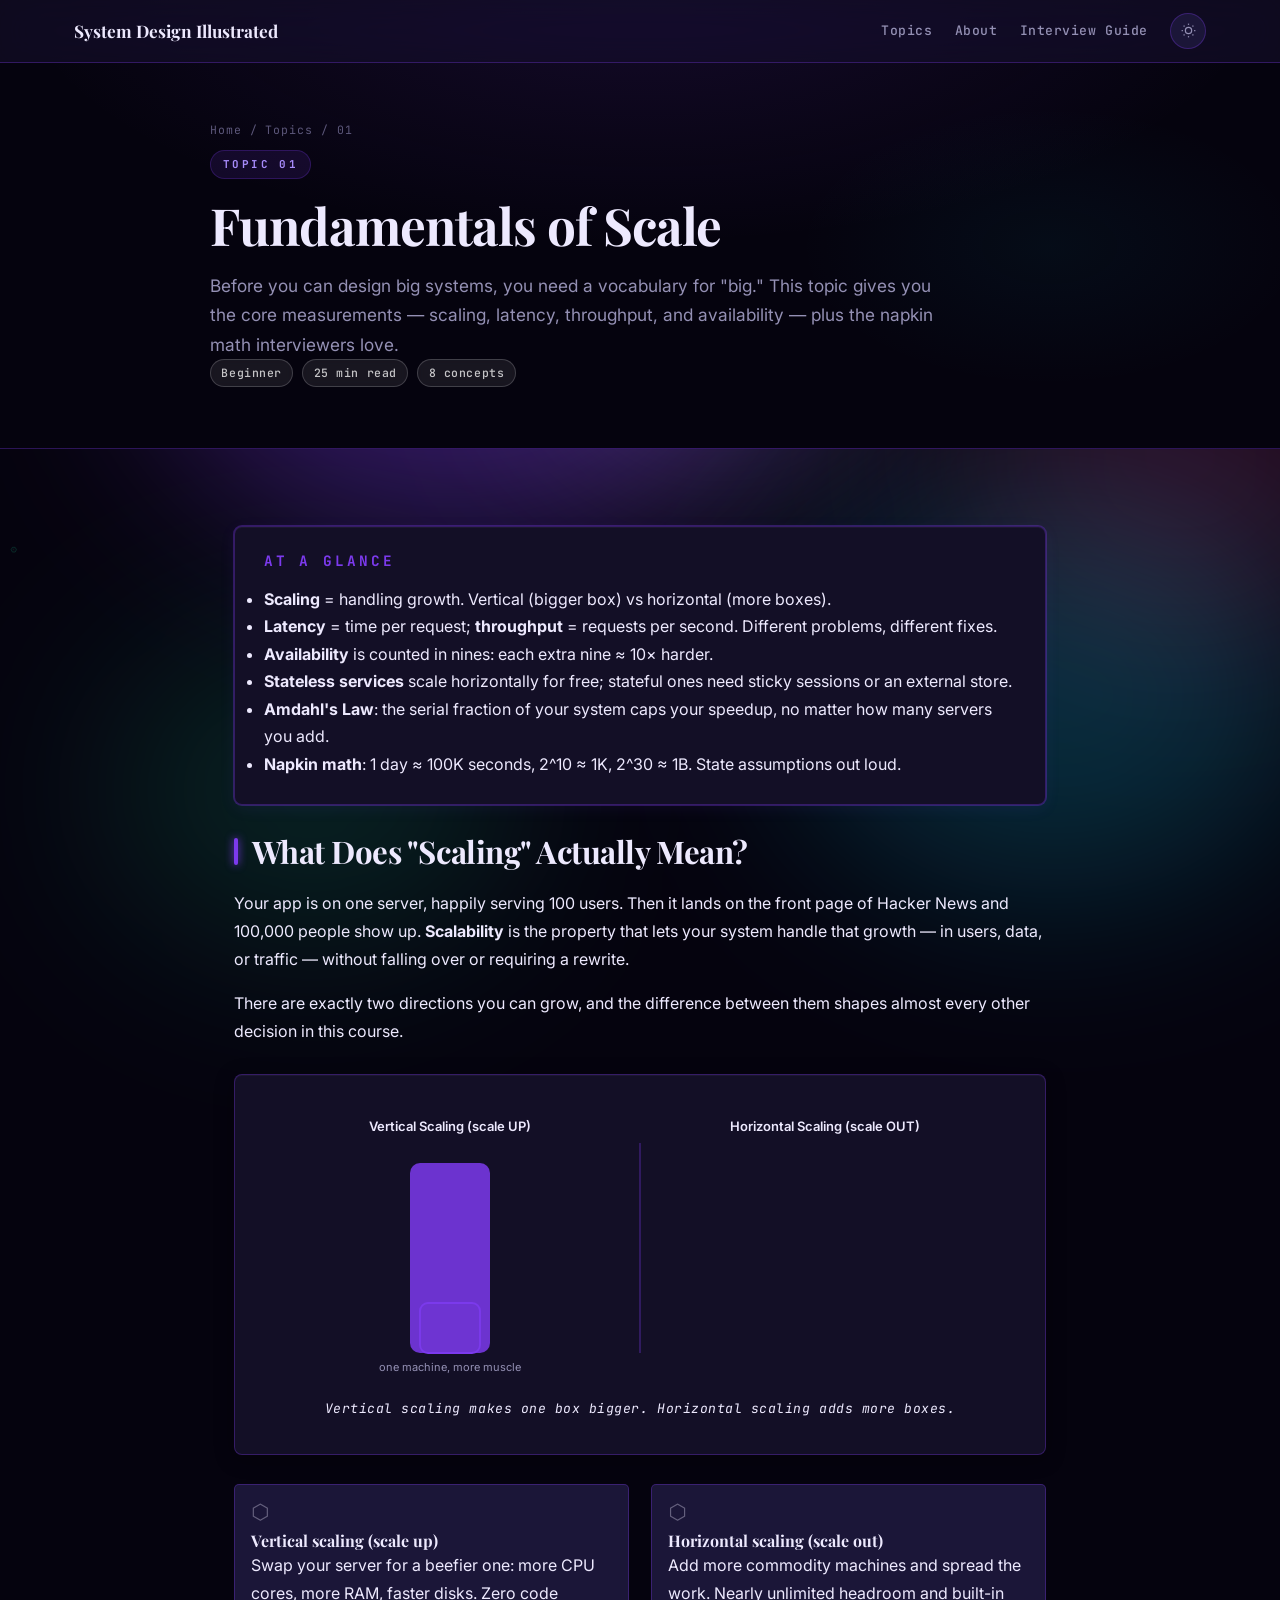
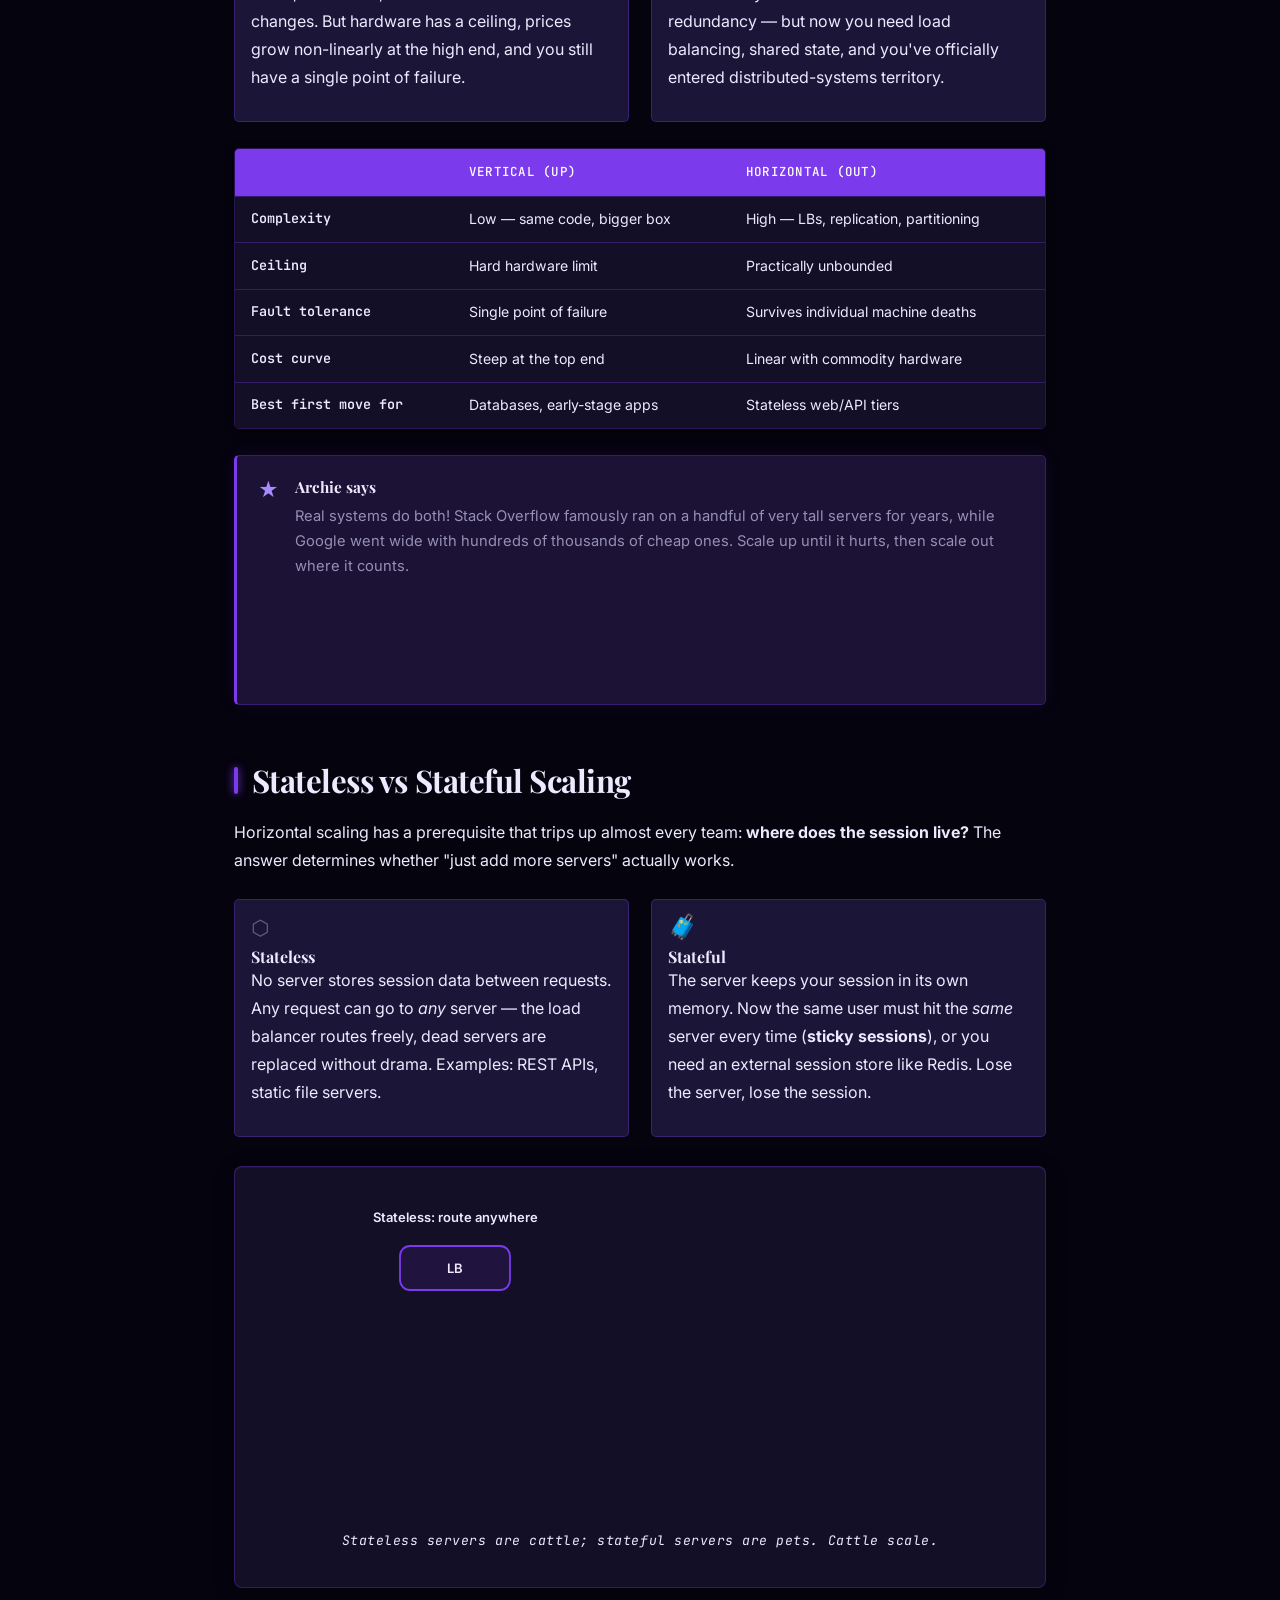
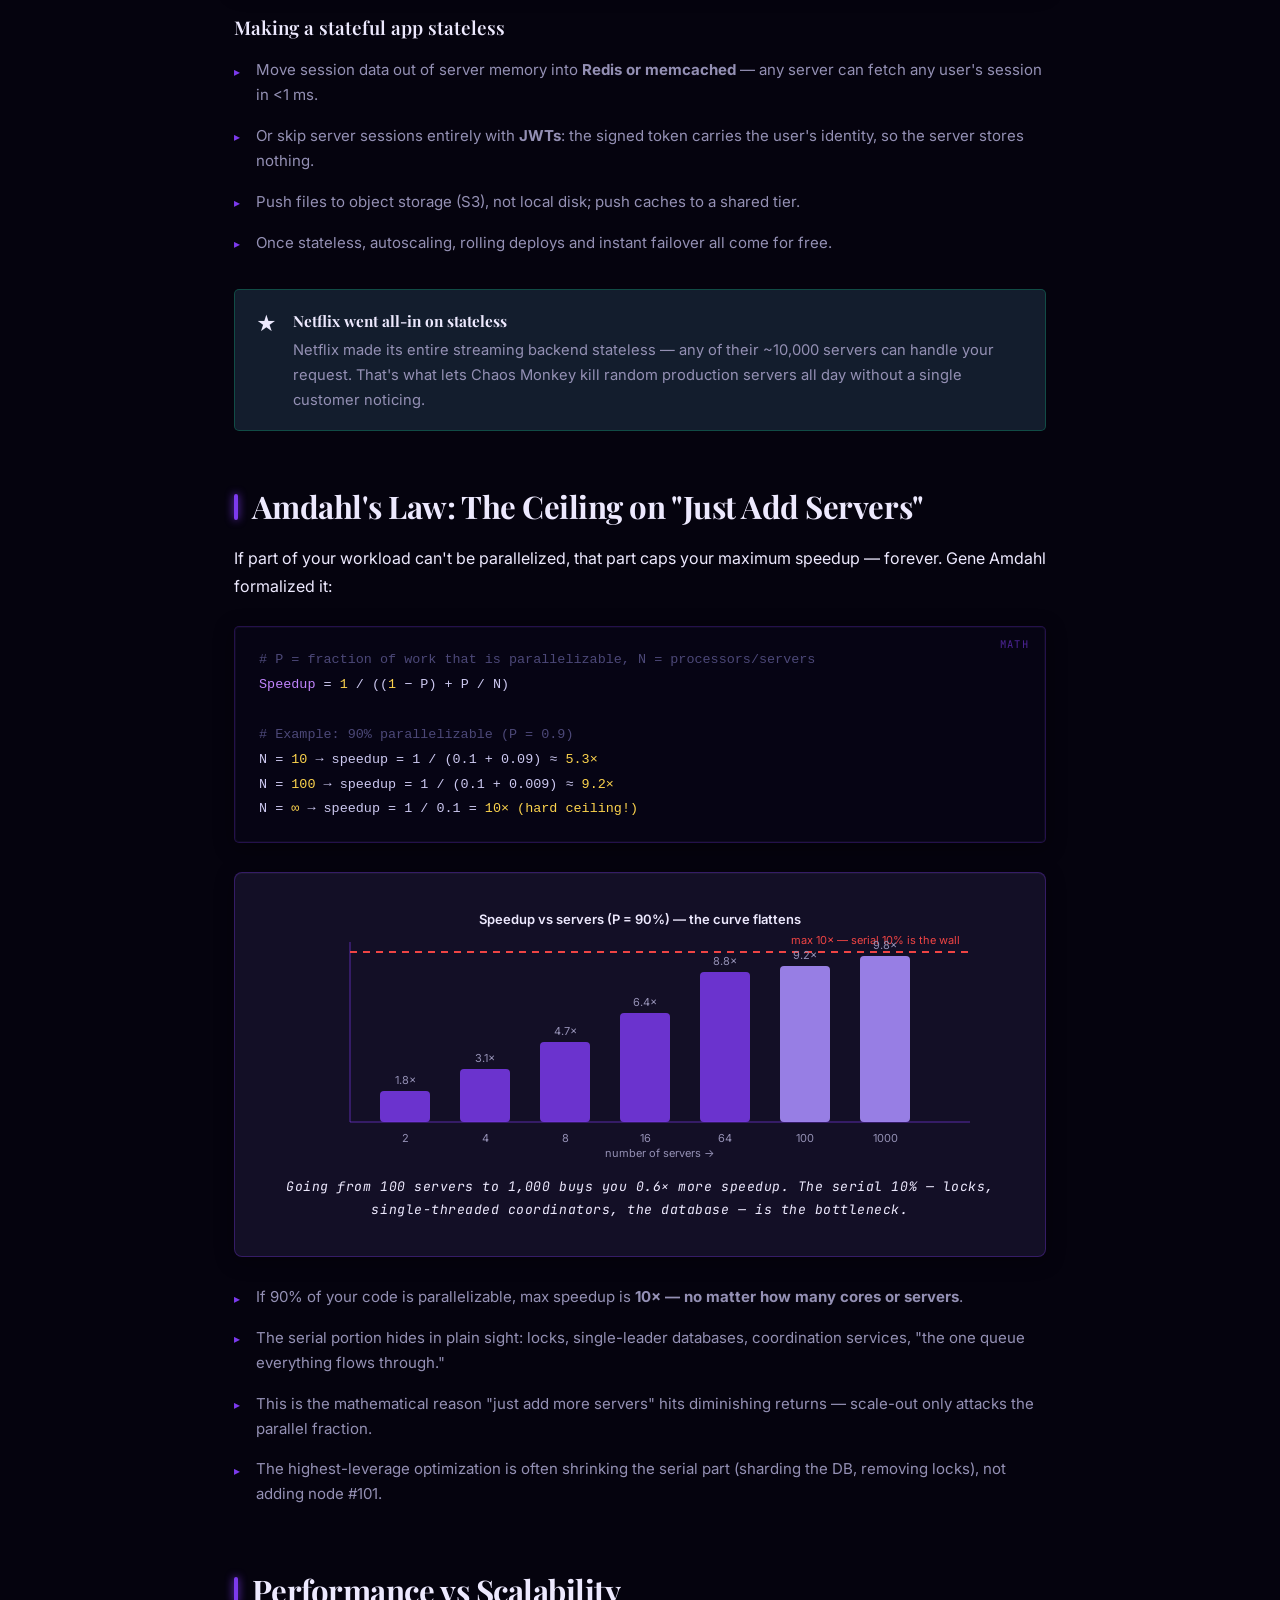
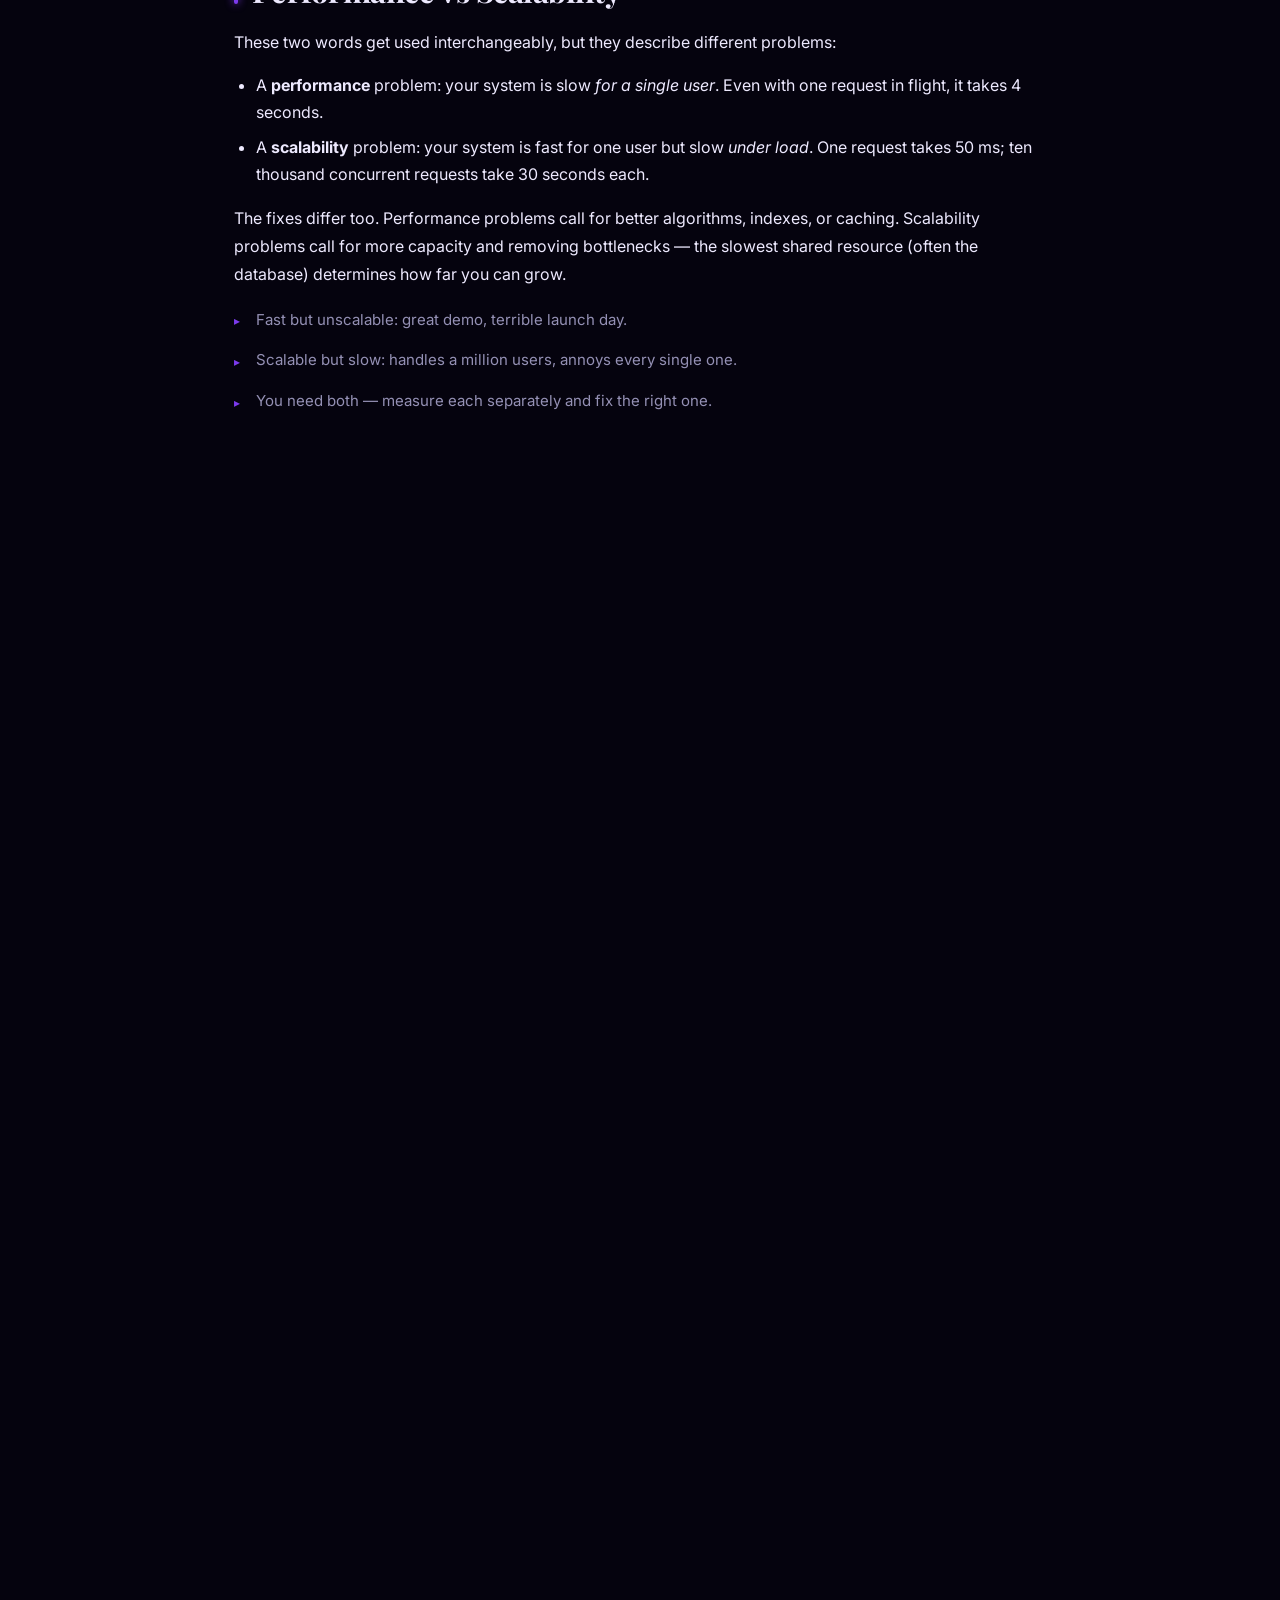
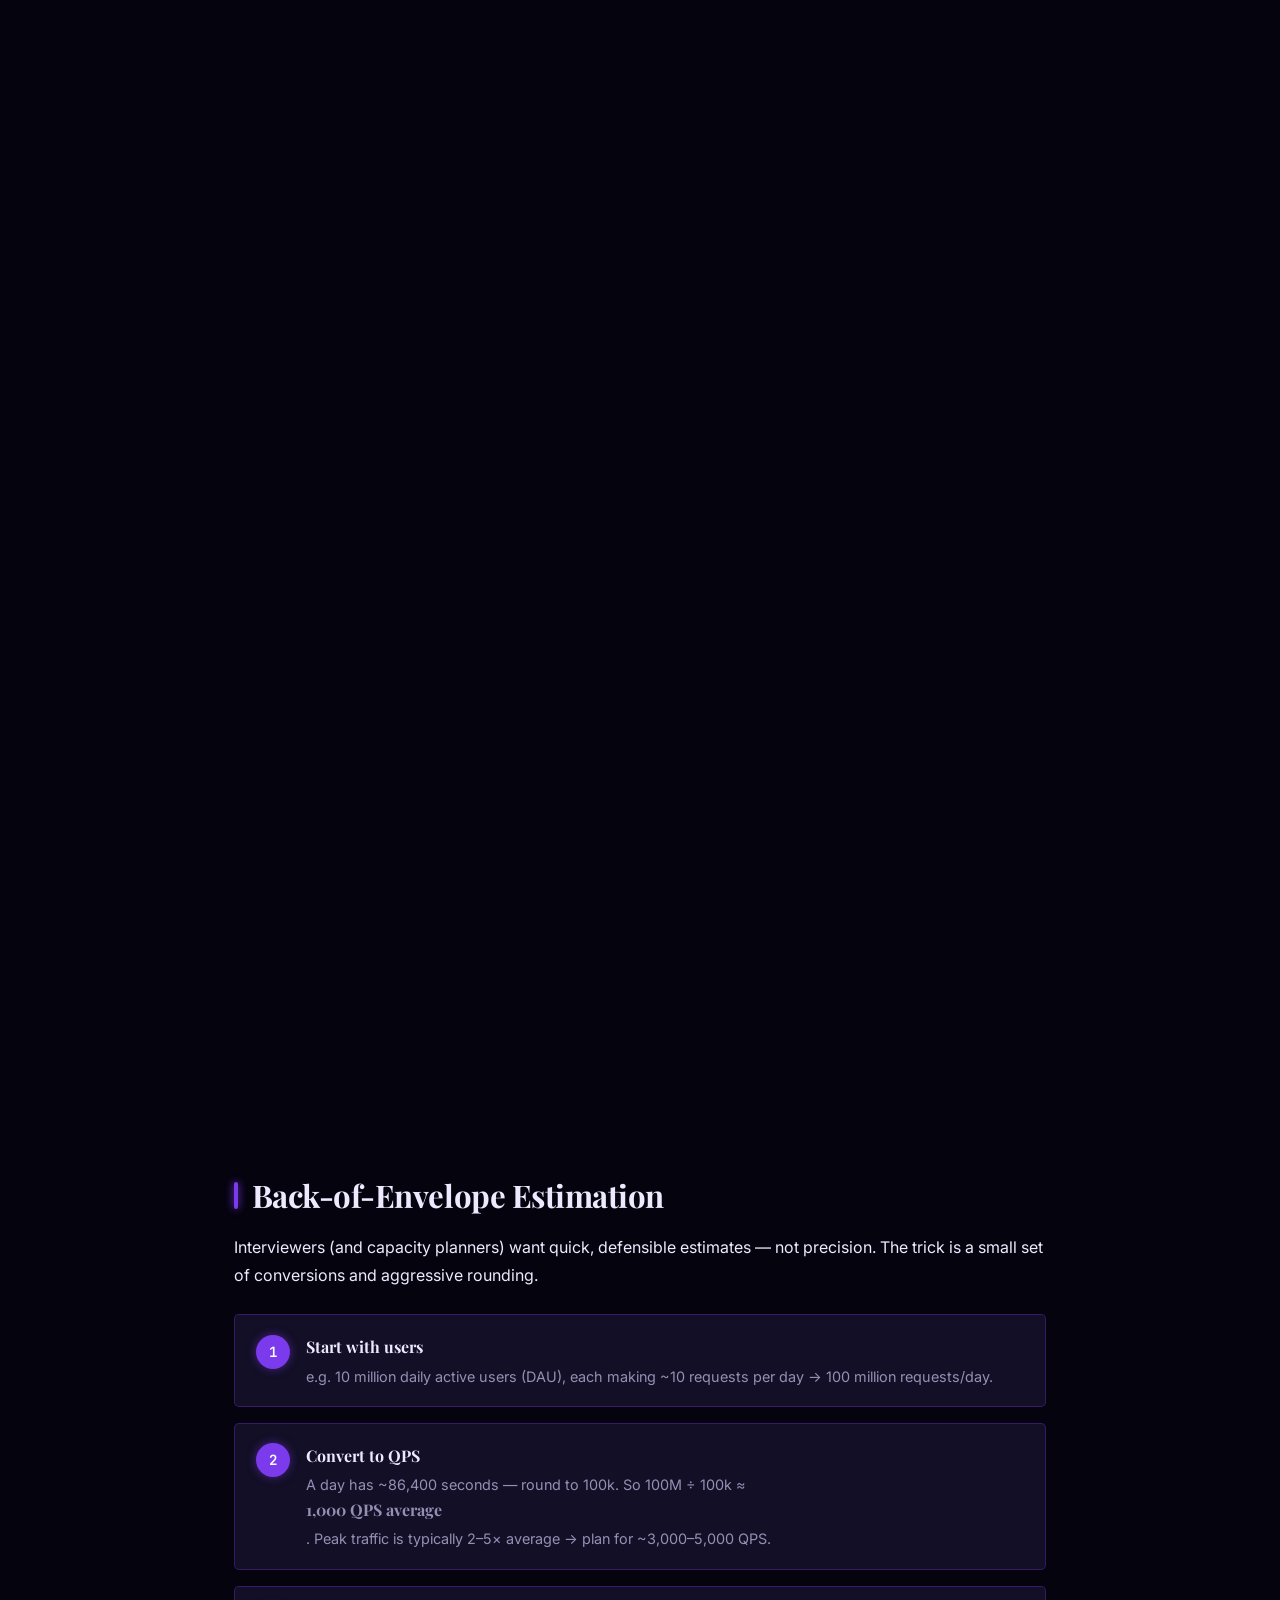
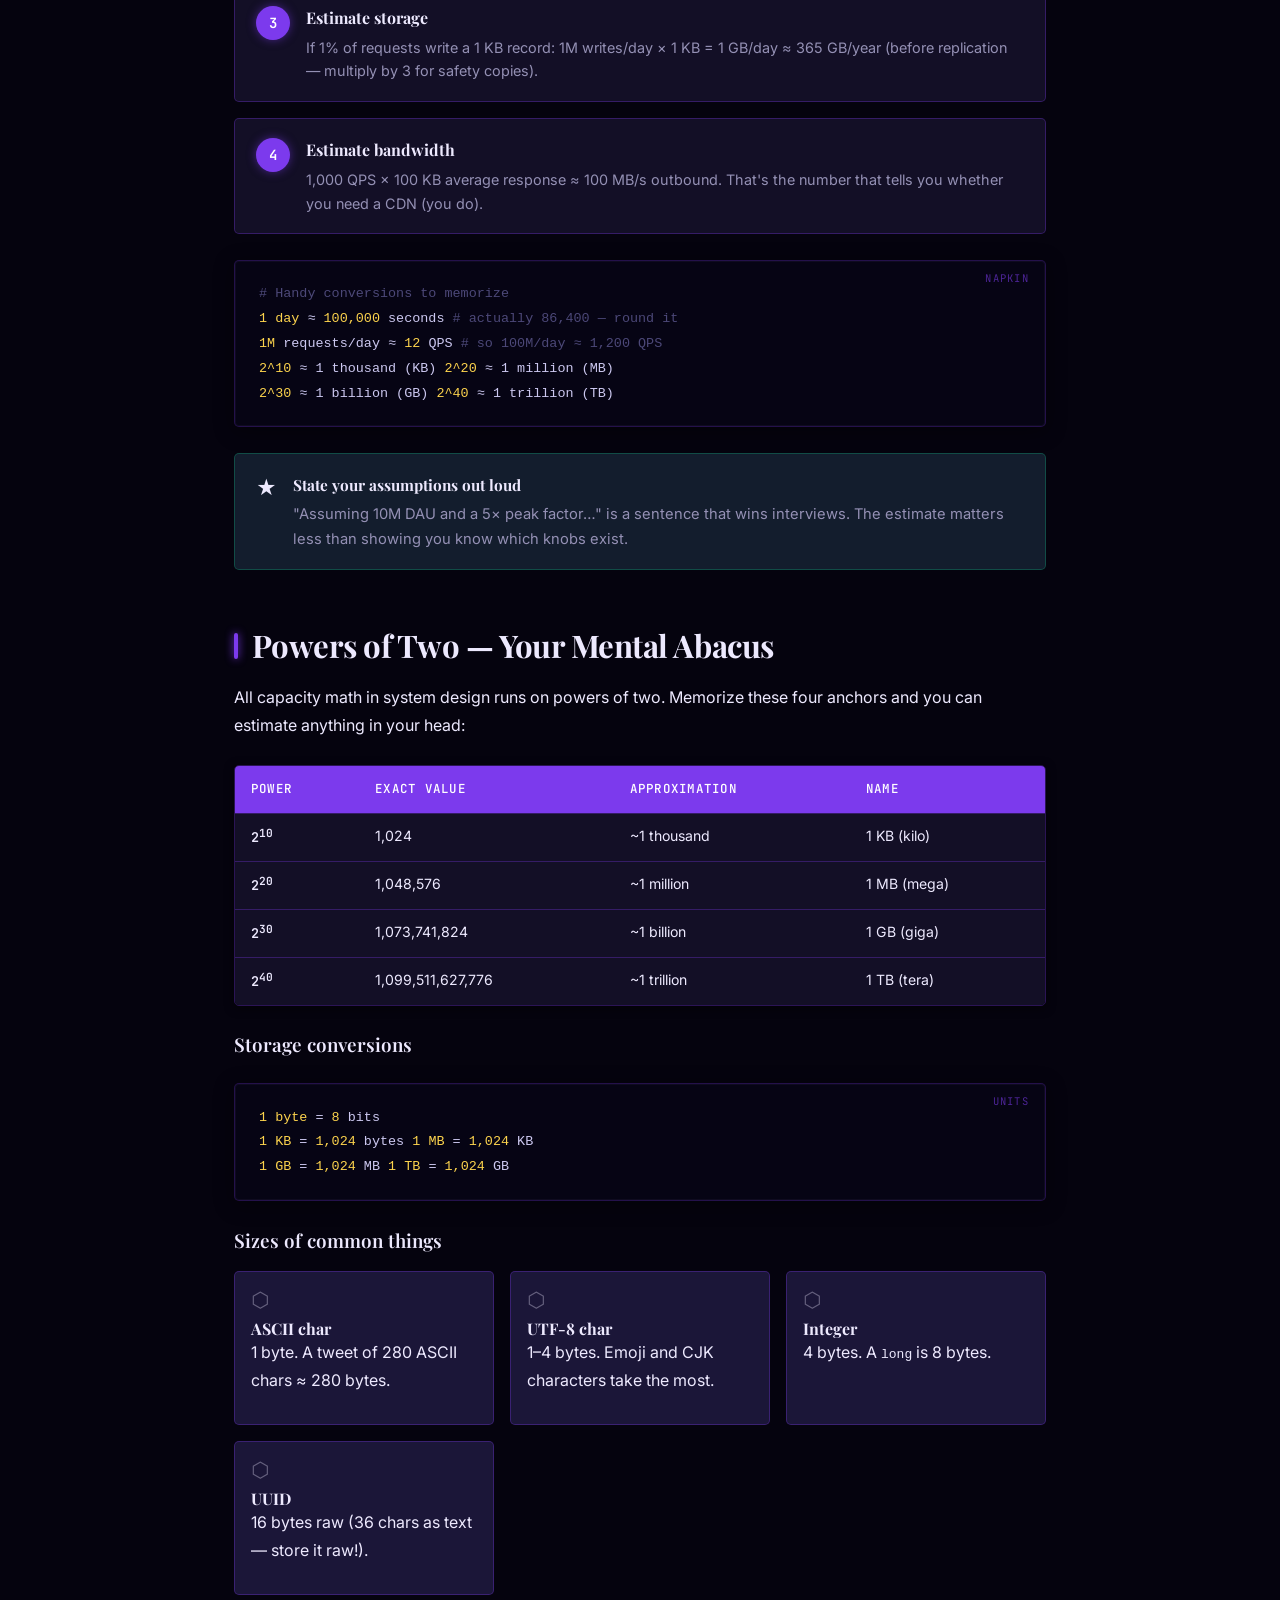
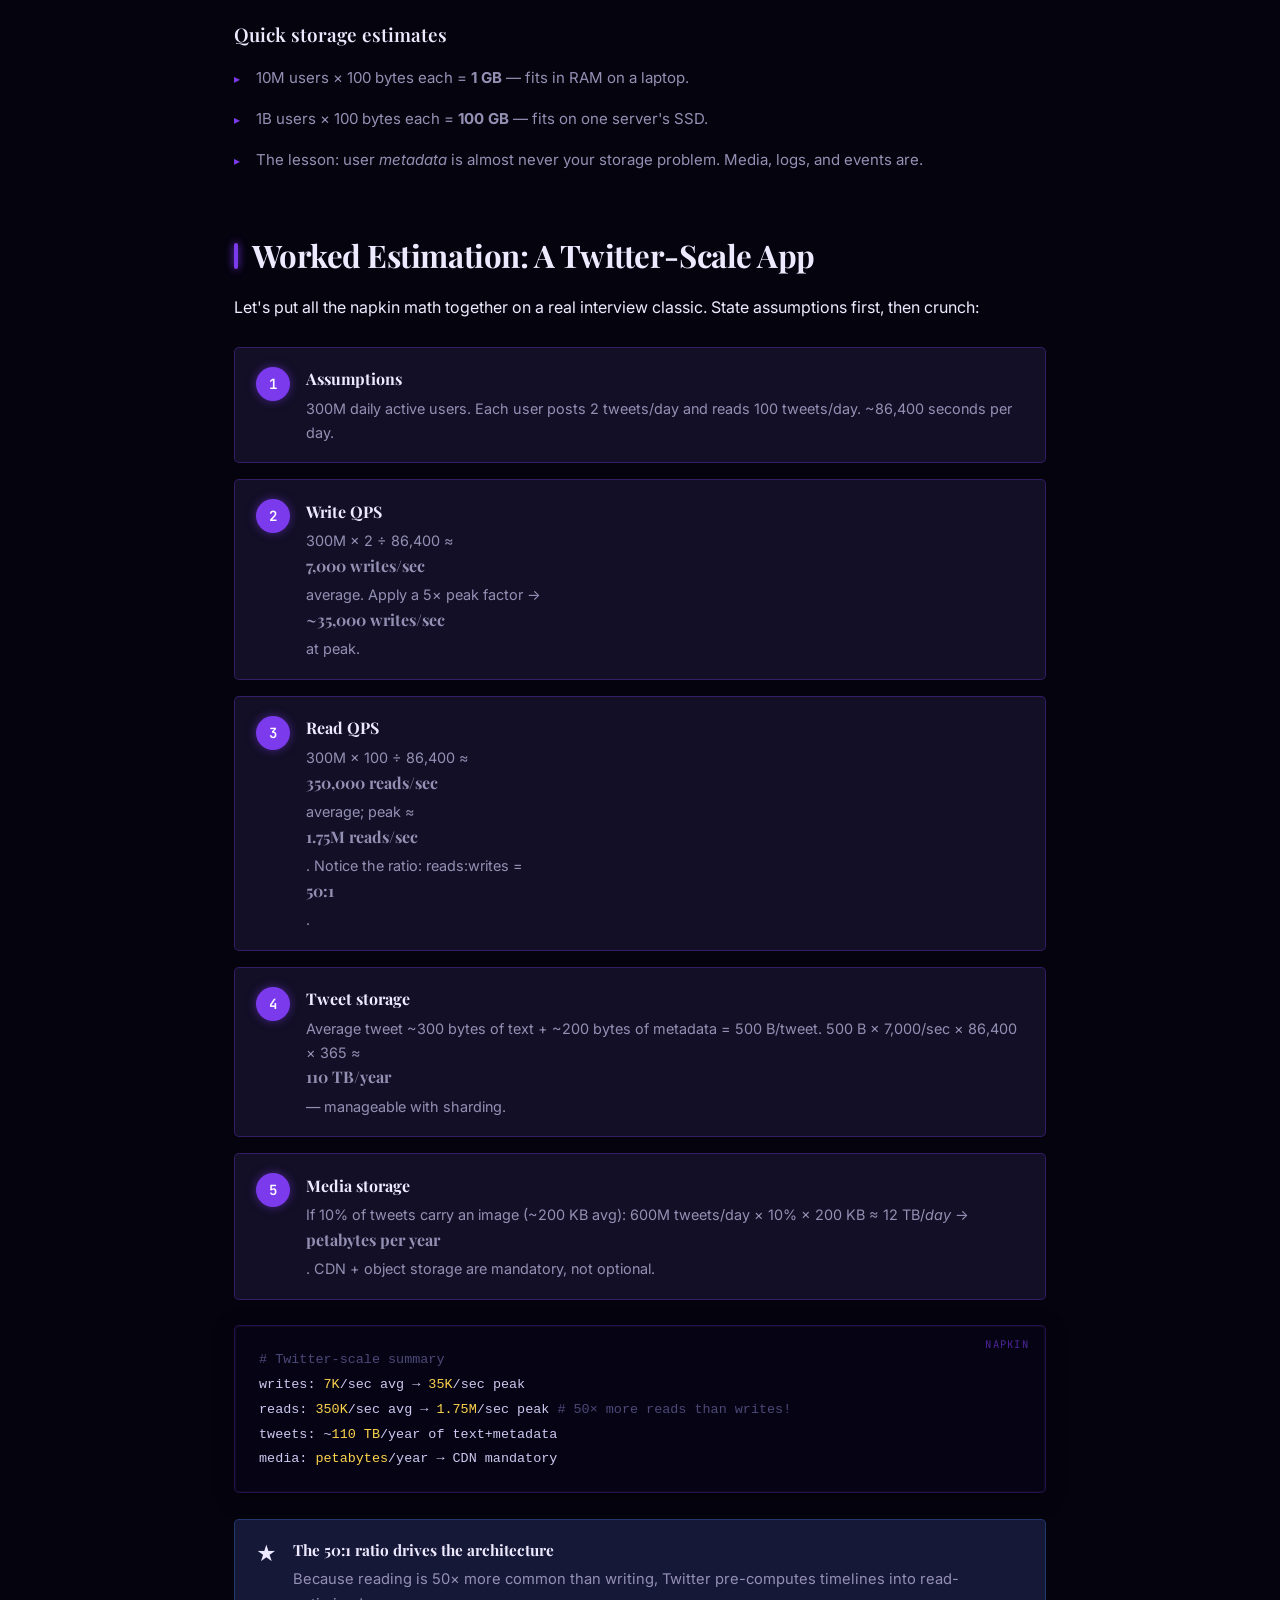
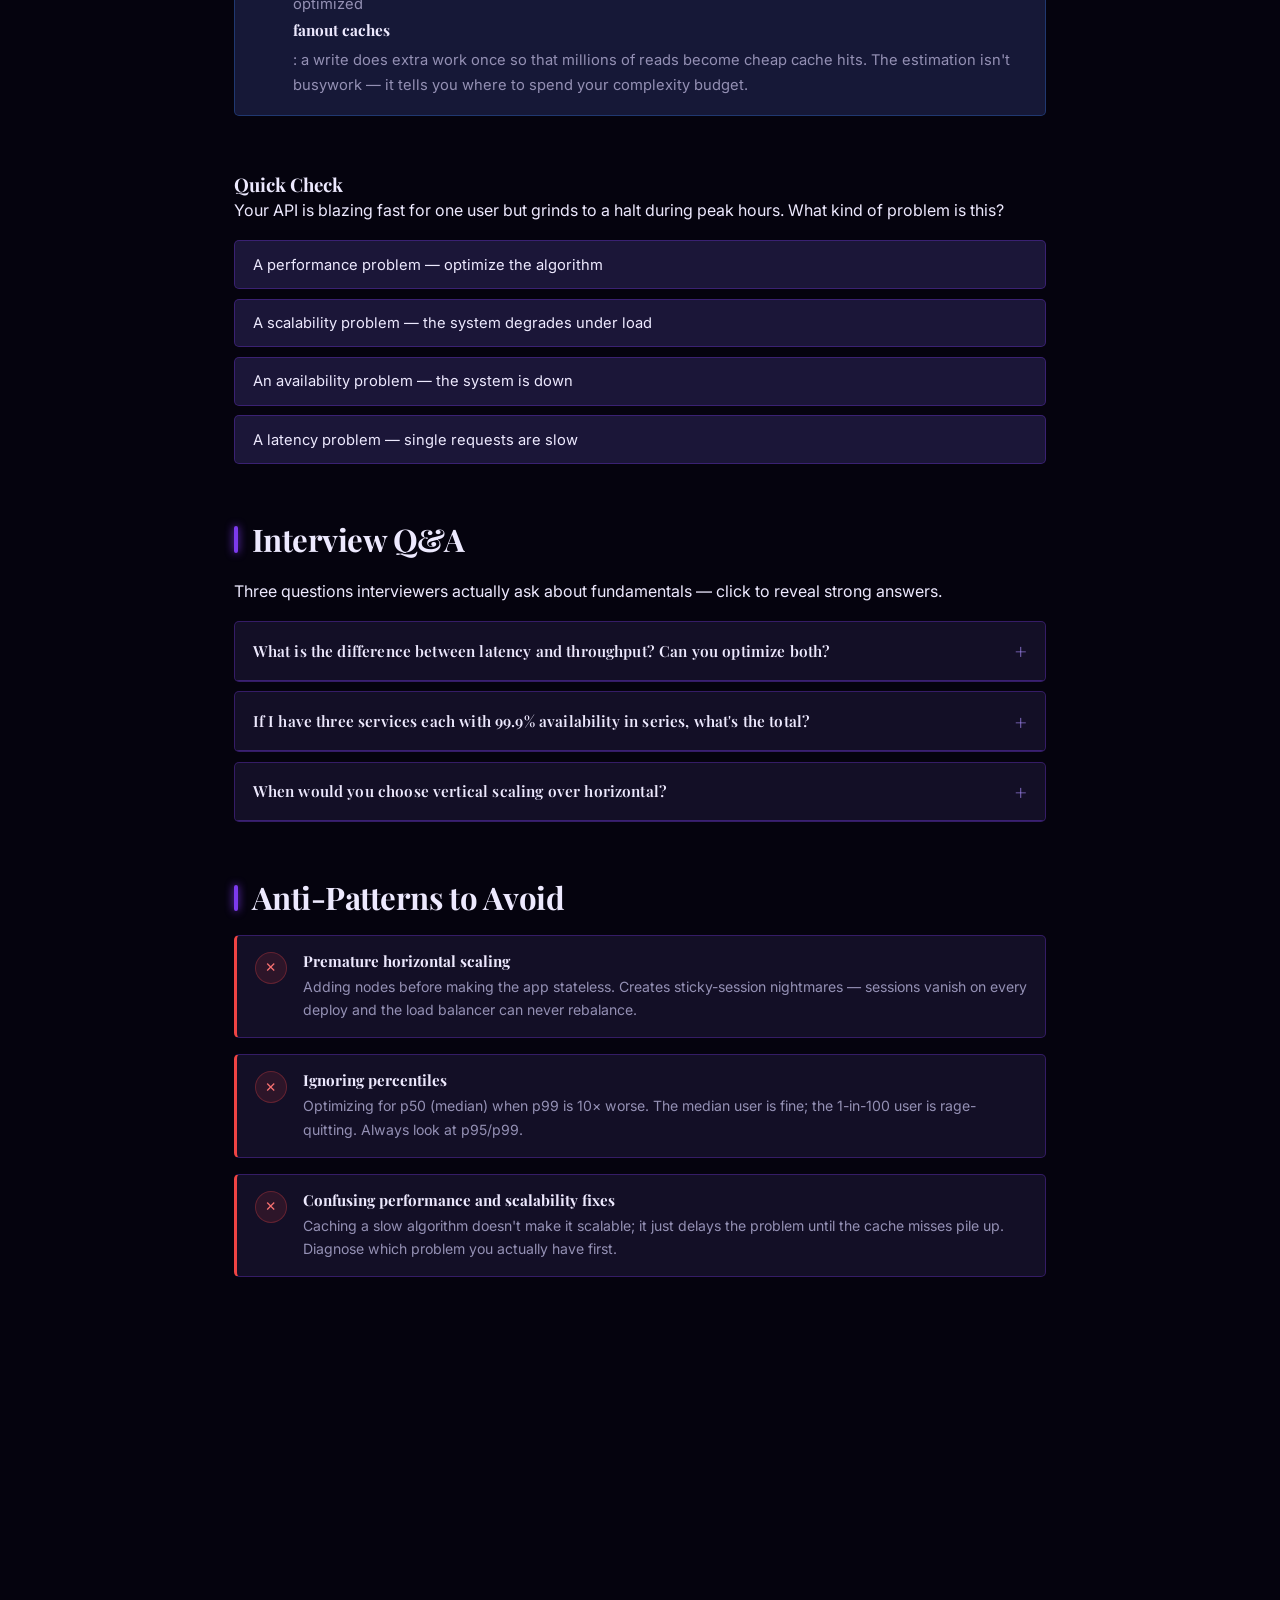
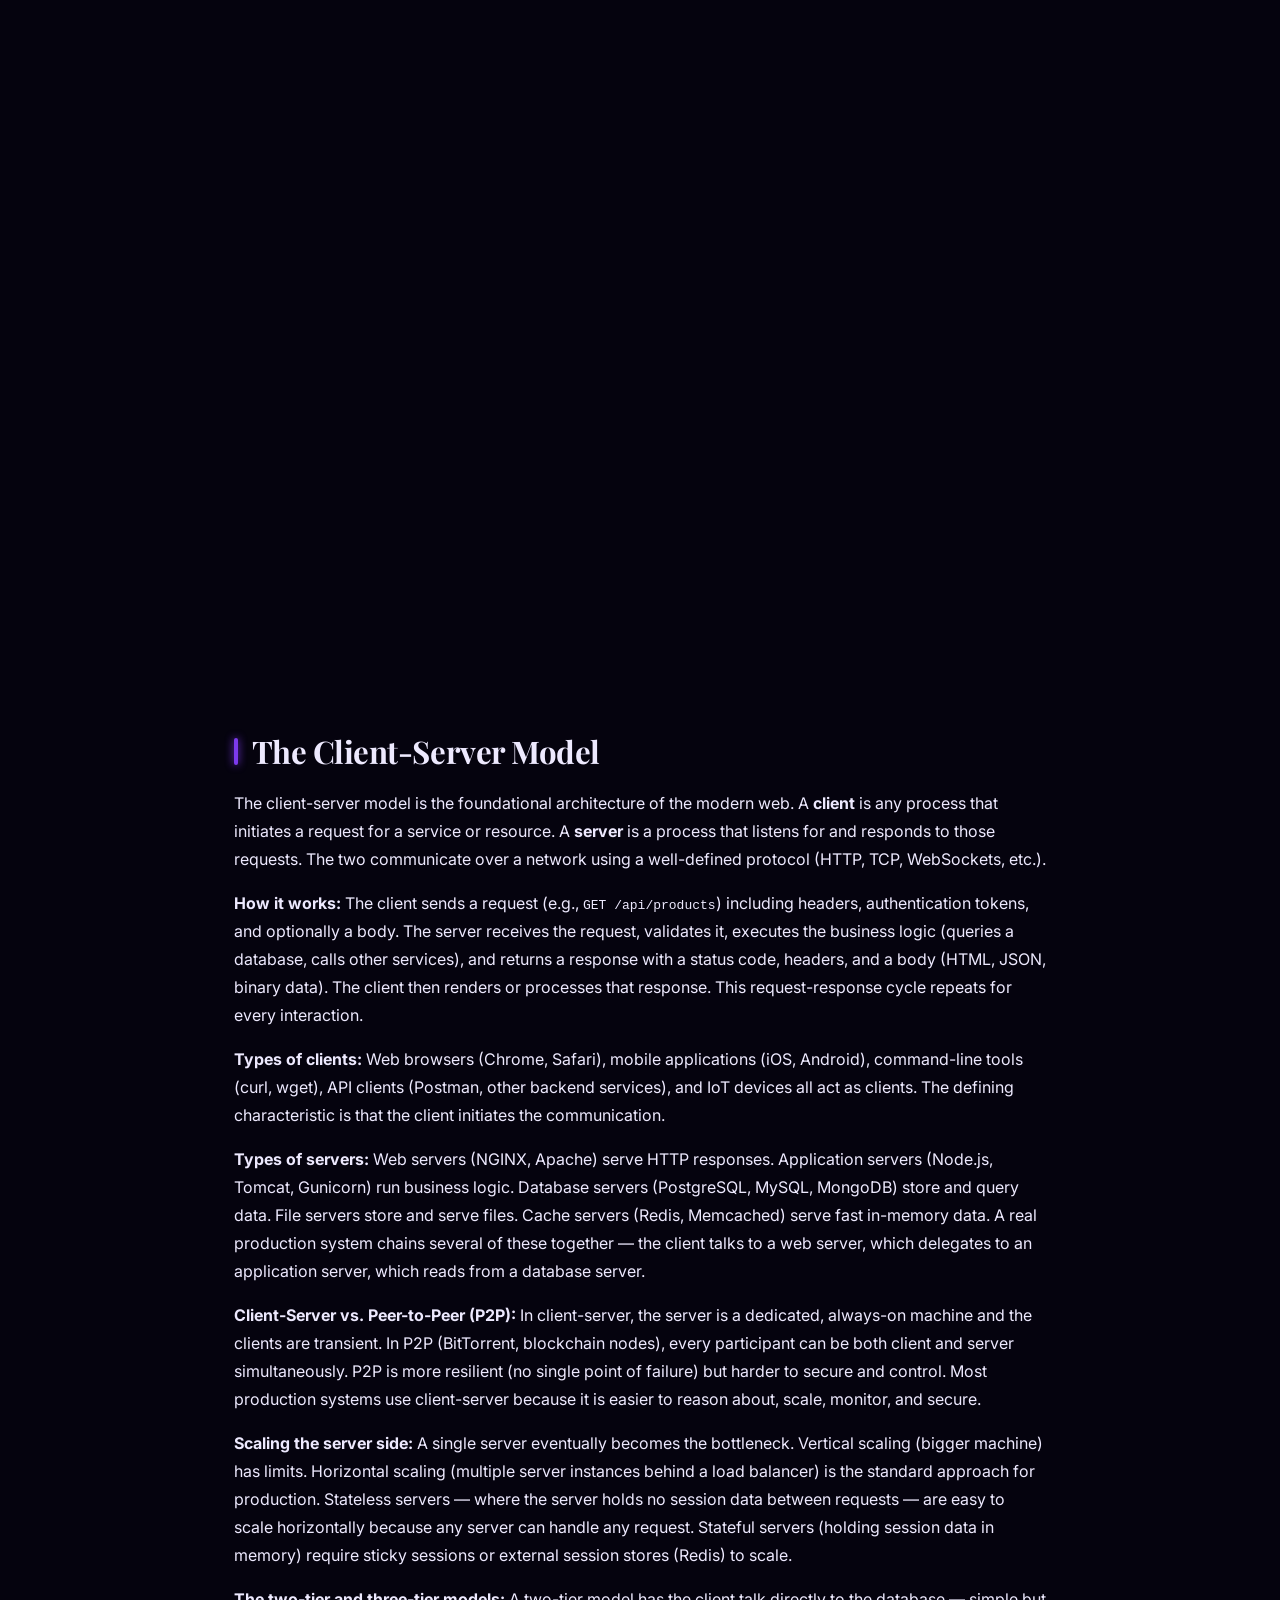
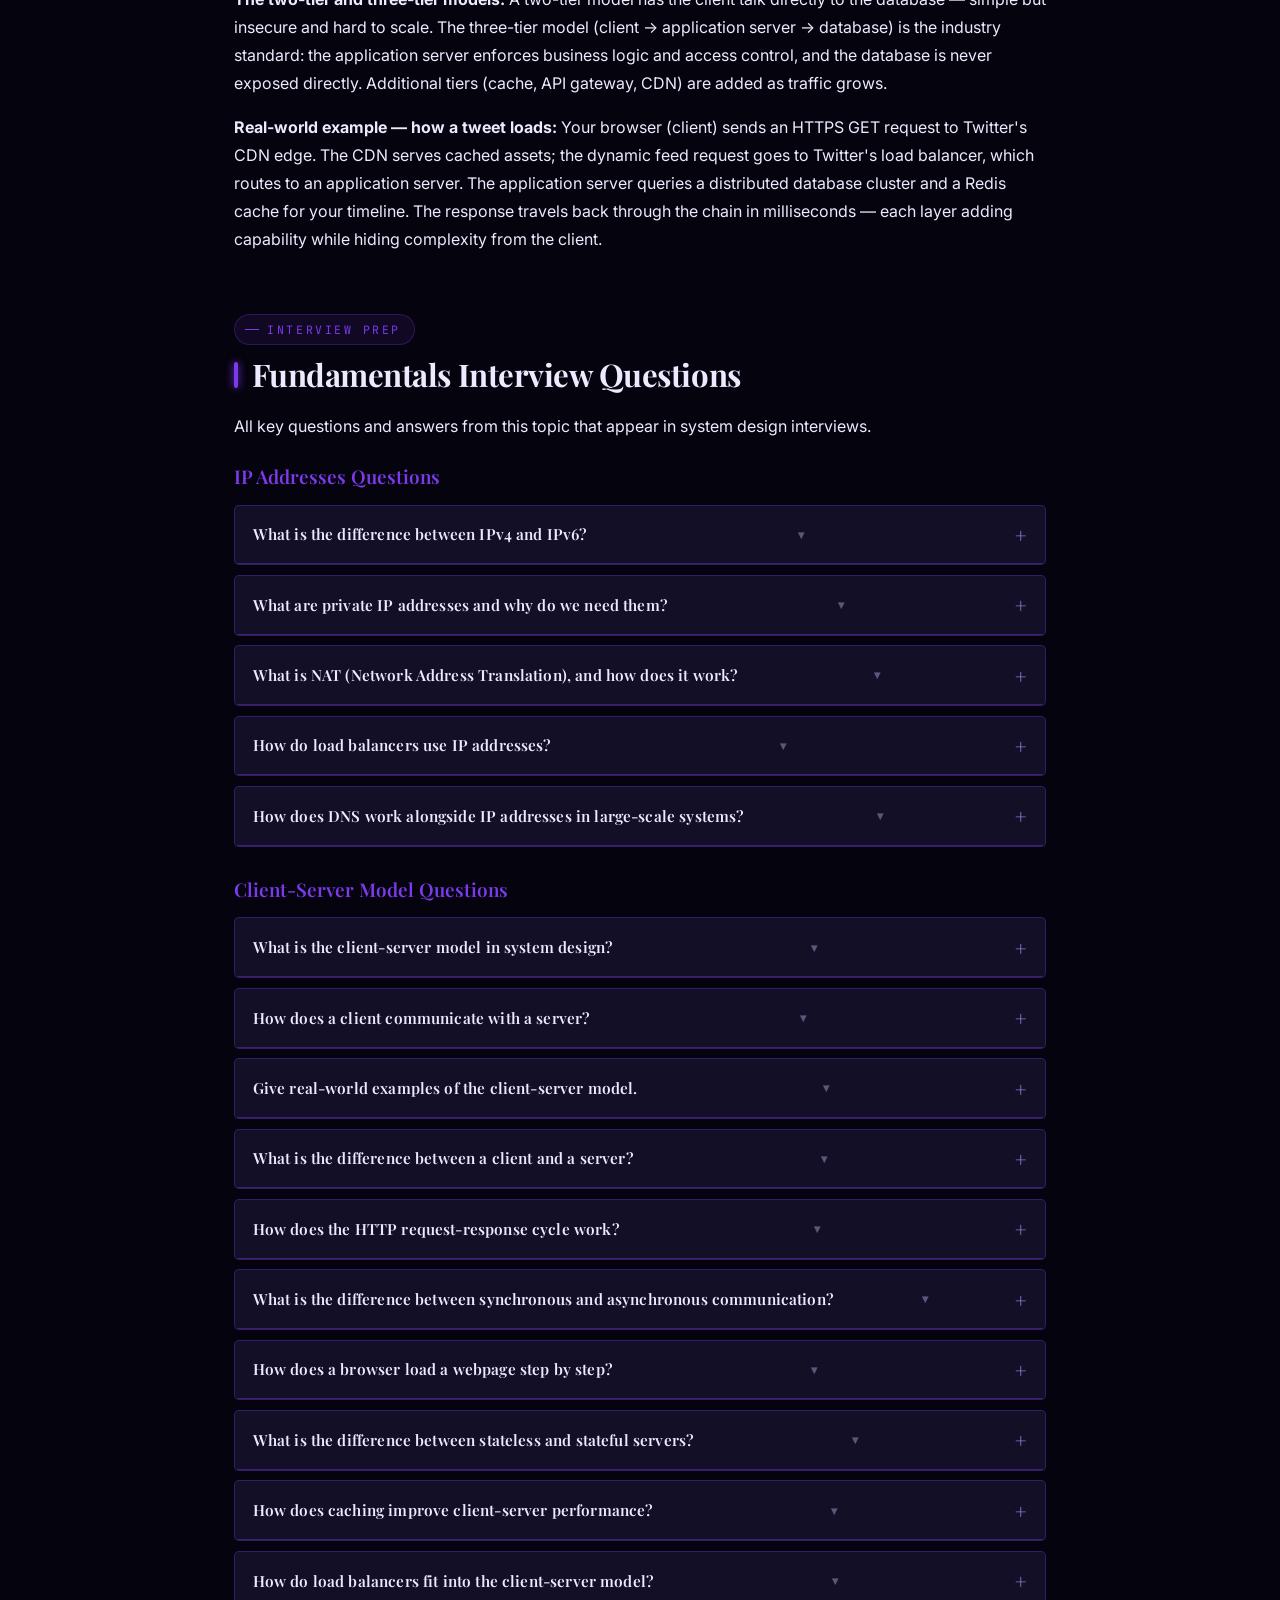
<file: topics/01-fundamentals.html>
<!DOCTYPE html>
<html lang="en">
<head>
<meta charset="UTF-8">
<meta name="viewport" content="width=device-width, initial-scale=1.0">
<title>Fundamentals of Scale — System Design Illustrated</title>
<meta name="description" content="Scalability, performance, latency vs throughput, availability nines, and back-of-envelope estimation — explained simply with animations.">
<script>try{var t=localStorage.getItem('sdi-theme')||'dark';document.documentElement.setAttribute('data-theme',t)}catch(e){document.documentElement.setAttribute('data-theme','dark')}</script>
<link rel="stylesheet" href="../css/style.css">
</head>
<body data-topic="01" style="--topic-color:#7C3AED">

<div class="reading-progress"></div>

<nav class="navbar">
 <div class="nav-inner">
 <a href="../index.html" class="logo"><span class="logo-text">System Design Illustrated</span></a>
 <div class="nav-links">
 <a href="../index.html#topics">Topics</a>
 <a href="../index.html#about">About</a>
 <a href="12-interview-guide.html">Interview Guide</a>
 <button class="theme-toggle" id="themeToggle" aria-label="Toggle dark mode"></button>
 </div>
 </div>
</nav>

<header class="topic-header" style="--topic-color:#7C3AED">
 <div class="topic-header-inner">
 <div class="breadcrumb"><a href="../index.html">Home</a> / Topics / 01</div>
 <div class="topic-num-big">TOPIC 01</div>
 <h1>Fundamentals of Scale </h1>
 <p class="subtitle">Before you can design big systems, you need a vocabulary for "big." This topic gives you the core measurements — scaling, latency, throughput, and availability — plus the napkin math interviewers love.</p>
 <div class="topic-meta"><span class="tag"> Beginner</span><span class="tag"> 25 min read</span><span class="tag"> 8 concepts</span></div>
 </div>
</header>

<main class="topic-body">

 <!-- ============ AT A GLANCE ============ -->
 <div class="at-a-glance">
 <h3> At a Glance</h3>
 <ul>
 <li><strong>Scaling</strong> = handling growth. Vertical (bigger box) vs horizontal (more boxes).</li>
 <li><strong>Latency</strong> = time per request; <strong>throughput</strong> = requests per second. Different problems, different fixes.</li>
 <li><strong>Availability</strong> is counted in nines: each extra nine ≈ 10× harder.</li>
 <li><strong>Stateless services</strong> scale horizontally for free; stateful ones need sticky sessions or an external store.</li>
 <li><strong>Amdahl's Law</strong>: the serial fraction of your system caps your speedup, no matter how many servers you add.</li>
 <li><strong>Napkin math</strong>: 1 day ≈ 100K seconds, 2^10 ≈ 1K, 2^30 ≈ 1B. State assumptions out loud.</li>
 </ul>
 </div>

 <!-- ============ SCALABILITY ============ -->
 <section class="section-block reveal">
 <h2>What Does "Scaling" Actually Mean?</h2>
 <p>Your app is on one server, happily serving 100 users. Then it lands on the front page of Hacker News and 100,000 people show up. <strong>Scalability</strong> is the property that lets your system handle that growth — in users, data, or traffic — without falling over or requiring a rewrite.</p>
 <p>There are exactly two directions you can grow, and the difference between them shapes almost every other decision in this course.</p>

 <div class="diagram-box">
 <svg viewBox="0 0 740 280" role="img" aria-label="Vertical scaling shows one server growing larger; horizontal scaling shows more servers being added">
 <!-- Vertical scaling -->
 <text x="180" y="28" text-anchor="middle" class="svg-label">Vertical Scaling (scale UP)</text>
 <rect x="150" y="200" width="60" height="50" rx="8" class="svg-box-p"/>
 <rect x="140" y="60" width="80" height="190" rx="10" class="grow-bar" style="fill:#7C3AED;opacity:.85"/>
 <text x="180" y="160" text-anchor="middle" style="font-size:26px" class="seq seq-2"></text>
 <text x="180" y="268" text-anchor="middle" class="svg-soft">one machine, more muscle</text>

 <!-- divider -->
 <line x1="370" y1="40" x2="370" y2="250" class="svg-line" style="stroke:var(--border)"/>

 <!-- Horizontal scaling -->
 <text x="555" y="28" text-anchor="middle" class="svg-label">Horizontal Scaling (scale OUT)</text>
 <g class="seq seq-1"><rect x="420" y="170" width="70" height="80" rx="10" class="svg-box-p"/><text x="455" y="220" text-anchor="middle" style="font-size:22px"></text></g>
 <g class="seq seq-2"><rect x="510" y="170" width="70" height="80" rx="10" class="svg-box-p"/><text x="545" y="220" text-anchor="middle" style="font-size:22px"></text></g>
 <g class="seq seq-3"><rect x="600" y="170" width="70" height="80" rx="10" class="svg-box-p"/><text x="635" y="220" text-anchor="middle" style="font-size:22px"></text></g>
 <g class="seq seq-4"><text x="700" y="218" class="svg-label" style="font-size:20px">…</text></g>
 <text x="555" y="268" text-anchor="middle" class="svg-soft">many machines, shared load</text>
 </svg>
 <p class="diagram-caption">Vertical scaling makes one box bigger. Horizontal scaling adds more boxes.</p>
 </div>

 <div class="two-col">
 <div class="mini-card">
 <span class="mc-icon"></span>
 <h4>Vertical scaling (scale up)</h4>
 <p>Swap your server for a beefier one: more CPU cores, more RAM, faster disks. Zero code changes. But hardware has a ceiling, prices grow non-linearly at the high end, and you still have a single point of failure.</p>
 </div>
 <div class="mini-card">
 <span class="mc-icon"></span>
 <h4>Horizontal scaling (scale out)</h4>
 <p>Add more commodity machines and spread the work. Nearly unlimited headroom and built-in redundancy — but now you need load balancing, shared state, and you've officially entered distributed-systems territory.</p>
 </div>
 </div>

 <div class="table-wrap">
 <table class="compare-table">
 <thead><tr><th></th><th>Vertical (Up)</th><th>Horizontal (Out)</th></tr></thead>
 <tbody>
 <tr><td>Complexity</td><td>Low — same code, bigger box</td><td>High — LBs, replication, partitioning</td></tr>
 <tr><td>Ceiling</td><td>Hard hardware limit</td><td>Practically unbounded</td></tr>
 <tr><td>Fault tolerance</td><td>Single point of failure</td><td>Survives individual machine deaths</td></tr>
 <tr><td>Cost curve</td><td>Steep at the top end</td><td>Linear with commodity hardware</td></tr>
 <tr><td>Best first move for</td><td>Databases, early-stage apps</td><td>Stateless web/API tiers</td></tr>
 </tbody>
 </table>
 </div>

 <div class="callout archie">
 <span class="co-icon">&#9733;</span>
 <div><strong>Archie says</strong>
 <p>Real systems do both! Stack Overflow famously ran on a handful of very tall servers for years, while Google went wide with hundreds of thousands of cheap ones. Scale up until it hurts, then scale out where it counts.</p></div>
 </div>
 </section>

 <!-- ============ STATELESS VS STATEFUL ============ -->
 <section class="section-block reveal">
 <h2>Stateless vs Stateful Scaling</h2>
 <p>Horizontal scaling has a prerequisite that trips up almost every team: <strong>where does the session live?</strong> The answer determines whether "just add more servers" actually works.</p>
 <div class="two-col">
 <div class="mini-card">
 <span class="mc-icon"></span>
 <h4>Stateless</h4>
 <p>No server stores session data between requests. Any request can go to <em>any</em> server — the load balancer routes freely, dead servers are replaced without drama. Examples: REST APIs, static file servers.</p>
 </div>
 <div class="mini-card">
 <span class="mc-icon">🧳</span>
 <h4>Stateful</h4>
 <p>The server keeps your session in its own memory. Now the same user must hit the <em>same</em> server every time (<strong>sticky sessions</strong>), or you need an external session store like Redis. Lose the server, lose the session.</p>
 </div>
 </div>

 <div class="diagram-box">
 <svg viewBox="0 0 740 320" role="img" aria-label="Stateless: load balancer routes any request to any of three servers. Stateful: each user is pinned to one server with sticky session arrows">
 <!-- Stateless half -->
 <text x="185" y="26" text-anchor="middle" class="svg-label">Stateless: route anywhere </text>
 <rect x="130" y="50" width="110" height="44" rx="10" class="svg-box-p"/>
 <text x="185" y="77" text-anchor="middle" class="svg-label"> LB</text>
 <g class="seq seq-1"><line x1="160" y1="98" x2="85" y2="190" class="svg-line svg-dash" style="stroke:#7C3AED"/></g>
 <g class="seq seq-2"><line x1="185" y1="98" x2="185" y2="190" class="svg-line svg-dash" style="stroke:#7C3AED"/></g>
 <g class="seq seq-3"><line x1="210" y1="98" x2="285" y2="190" class="svg-line svg-dash" style="stroke:#7C3AED"/></g>
 <rect x="40" y="195" width="90" height="56" rx="10" class="svg-box"/>
 <text x="85" y="229" text-anchor="middle" class="svg-label">S1</text>
 <rect x="140" y="195" width="90" height="56" rx="10" class="svg-box"/>
 <text x="185" y="229" text-anchor="middle" class="svg-label">S2</text>
 <rect x="240" y="195" width="90" height="56" rx="10" class="svg-box"/>
 <text x="285" y="229" text-anchor="middle" class="svg-label">S3</text>
 <text x="185" y="285" text-anchor="middle" class="svg-soft">session lives in Redis / JWT — servers are interchangeable</text>
 <!-- divider -->
 <line x1="370" y1="30" x2="370" y2="290" class="svg-line" style="stroke:var(--border)"/>
 <!-- Stateful half -->
 <text x="555" y="26" text-anchor="middle" class="svg-label">Stateful: sticky sessions </text>
 <rect x="500" y="50" width="110" height="44" rx="10" class="svg-box-p"/>
 <text x="555" y="77" text-anchor="middle" class="svg-label"> LB</text>
 <line x1="530" y1="98" x2="455" y2="190" class="svg-line" style="stroke:#EF4444;stroke-width:3"/>
 <line x1="555" y1="98" x2="555" y2="190" class="svg-line" style="stroke:#EF4444;stroke-width:3"/>
 <rect x="410" y="195" width="90" height="56" rx="10" class="svg-box"/>
 <text x="455" y="222" text-anchor="middle" class="svg-label">S1</text>
 <text x="455" y="241" text-anchor="middle" class="svg-soft">Ana's session</text>
 <rect x="510" y="195" width="90" height="56" rx="10" class="svg-box"/>
 <text x="555" y="222" text-anchor="middle" class="svg-label">S2</text>
 <text x="555" y="241" text-anchor="middle" class="svg-soft">Ben's session</text>
 <rect x="610" y="195" width="90" height="56" rx="10" class="svg-box"/>
 <text x="655" y="222" text-anchor="middle" class="svg-label">S3</text>
 <text x="655" y="241" text-anchor="middle" class="svg-soft">dies → sessions lost</text>
 <text x="555" y="285" text-anchor="middle" class="svg-soft">same user must always reach the same server</text>
 </svg>
 <p class="diagram-caption">Stateless servers are cattle; stateful servers are pets. Cattle scale.</p>
 </div>

 <h3>Making a stateful app stateless</h3>
 <ul class="key-points">
 <li>Move session data out of server memory into <strong>Redis or memcached</strong> — any server can fetch any user's session in &lt;1 ms.</li>
 <li>Or skip server sessions entirely with <strong>JWTs</strong>: the signed token carries the user's identity, so the server stores nothing.</li>
 <li>Push files to object storage (S3), not local disk; push caches to a shared tier.</li>
 <li>Once stateless, autoscaling, rolling deploys and instant failover all come for free.</li>
 </ul>

 <div class="callout success">
 <span class="co-icon">&#9733;</span>
 <div><strong>Netflix went all-in on stateless</strong>
 <p>Netflix made its entire streaming backend stateless — any of their ~10,000 servers can handle your request. That's what lets Chaos Monkey kill random production servers all day without a single customer noticing.</p></div>
 </div>
 </section>

 <!-- ============ AMDAHL'S LAW ============ -->
 <section class="section-block reveal">
 <h2>Amdahl's Law: The Ceiling on "Just Add Servers"</h2>
 <p>If part of your workload can't be parallelized, that part caps your maximum speedup — forever. Gene Amdahl formalized it:</p>
 <pre class="code-block" data-lang="math"><code><span class="c-c"># P = fraction of work that is parallelizable, N = processors/servers</span>
<span class="c-k">Speedup</span> = <span class="c-n">1</span> / ((<span class="c-n">1</span> − P) + P / N)

<span class="c-c"># Example: 90% parallelizable (P = 0.9)</span>
N = <span class="c-n">10</span> → speedup = 1 / (0.1 + 0.09) ≈ <span class="c-n">5.3×</span>
N = <span class="c-n">100</span> → speedup = 1 / (0.1 + 0.009) ≈ <span class="c-n">9.2×</span>
N = <span class="c-n">∞</span> → speedup = 1 / 0.1 = <span class="c-n">10× (hard ceiling!)</span></code></pre>

 <div class="diagram-box">
 <svg viewBox="0 0 740 260" role="img" aria-label="Bar chart showing speedup flattening: with 90 percent parallelizable code, speedup approaches 10x and never exceeds it regardless of server count">
 <text x="370" y="22" text-anchor="middle" class="svg-label">Speedup vs servers (P = 90%) — the curve flattens</text>
 <!-- axis -->
 <line x1="80" y1="220" x2="700" y2="220" class="svg-line" style="stroke:var(--border);stroke-width:2"/>
 <line x1="80" y1="220" x2="80" y2="40" class="svg-line" style="stroke:var(--border);stroke-width:2"/>
 <!-- ceiling line -->
 <line x1="80" y1="50" x2="700" y2="50" class="svg-line svg-dash" style="stroke:#EF4444"/>
 <text x="690" y="42" text-anchor="end" class="svg-soft" style="fill:#EF4444">max 10× — serial 10% is the wall</text>
 <!-- bars: speedup 1.8 (2), 3.1 (4), 4.7 (8), 6.4 (16), 8.8 (64), 9.2 (100), 9.8 (1000) ; scale 17px per x -->
 <g class="seq seq-1"><rect x="110" y="189" width="50" height="31" rx="4" style="fill:#7C3AED;opacity:.85"/><text x="135" y="240" text-anchor="middle" class="svg-soft">2</text><text x="135" y="182" text-anchor="middle" class="svg-soft">1.8×</text></g>
 <g class="seq seq-2"><rect x="190" y="167" width="50" height="53" rx="4" style="fill:#7C3AED;opacity:.85"/><text x="215" y="240" text-anchor="middle" class="svg-soft">4</text><text x="215" y="160" text-anchor="middle" class="svg-soft">3.1×</text></g>
 <g class="seq seq-3"><rect x="270" y="140" width="50" height="80" rx="4" style="fill:#7C3AED;opacity:.85"/><text x="295" y="240" text-anchor="middle" class="svg-soft">8</text><text x="295" y="133" text-anchor="middle" class="svg-soft">4.7×</text></g>
 <g class="seq seq-4"><rect x="350" y="111" width="50" height="109" rx="4" style="fill:#7C3AED;opacity:.85"/><text x="375" y="240" text-anchor="middle" class="svg-soft">16</text><text x="375" y="104" text-anchor="middle" class="svg-soft">6.4×</text></g>
 <g class="seq seq-5"><rect x="430" y="70" width="50" height="150" rx="4" style="fill:#7C3AED;opacity:.85"/><text x="455" y="240" text-anchor="middle" class="svg-soft">64</text><text x="455" y="63" text-anchor="middle" class="svg-soft">8.8×</text></g>
 <g class="seq seq-6"><rect x="510" y="64" width="50" height="156" rx="4" style="fill:#A78BFA;opacity:.9"/><text x="535" y="240" text-anchor="middle" class="svg-soft">100</text><text x="535" y="57" text-anchor="middle" class="svg-soft">9.2×</text></g>
 <g class="seq seq-7"><rect x="590" y="54" width="50" height="166" rx="4" style="fill:#A78BFA;opacity:.9"/><text x="615" y="240" text-anchor="middle" class="svg-soft">1000</text><text x="615" y="47" text-anchor="middle" class="svg-soft">9.8×</text></g>
 <text x="390" y="255" text-anchor="middle" class="svg-soft">number of servers →</text>
 </svg>
 <p class="diagram-caption">Going from 100 servers to 1,000 buys you 0.6× more speedup. The serial 10% — locks, single-threaded coordinators, the database — is the bottleneck.</p>
 </div>

 <ul class="key-points">
 <li>If 90% of your code is parallelizable, max speedup is <strong>10× — no matter how many cores or servers</strong>.</li>
 <li>The serial portion hides in plain sight: locks, single-leader databases, coordination services, "the one queue everything flows through."</li>
 <li>This is the mathematical reason "just add more servers" hits diminishing returns — scale-out only attacks the parallel fraction.</li>
 <li>The highest-leverage optimization is often shrinking the serial part (sharding the DB, removing locks), not adding node #101.</li>
 </ul>
 </section>

 <!-- ============ PERFORMANCE VS SCALABILITY ============ -->
 <section class="section-block reveal">
 <h2>Performance vs Scalability</h2>
 <p>These two words get used interchangeably, but they describe different problems:</p>
 <ul>
 <li>A <strong>performance</strong> problem: your system is slow <em>for a single user</em>. Even with one request in flight, it takes 4 seconds.</li>
 <li>A <strong>scalability</strong> problem: your system is fast for one user but slow <em>under load</em>. One request takes 50&nbsp;ms; ten thousand concurrent requests take 30 seconds each.</li>
 </ul>
 <p>The fixes differ too. Performance problems call for better algorithms, indexes, or caching. Scalability problems call for more capacity and removing bottlenecks — the slowest shared resource (often the database) determines how far you can grow.</p>
 <ul class="key-points">
 <li>Fast but unscalable: great demo, terrible launch day.</li>
 <li>Scalable but slow: handles a million users, annoys every single one.</li>
 <li>You need both — measure each separately and fix the right one.</li>
 </ul>
 </section>

 <!-- ============ LATENCY VS THROUGHPUT ============ -->
 <section class="section-block reveal">
 <h2>Latency vs Throughput</h2>
 <p><strong>Latency</strong> is how long one request takes (measured in milliseconds). <strong>Throughput</strong> is how many requests you complete per unit of time (measured in requests per second, or QPS).</p>
 <p>Think of a highway: latency is how long <em>your</em> car takes to get downtown; throughput is how many cars pass the toll booth per minute. Adding lanes (horizontal scaling) raises throughput but doesn't make any individual car faster. Raising the speed limit (performance work) lowers latency for everyone.</p>

 <div class="diagram-box">
 <svg viewBox="0 0 740 170" role="img" aria-label="A pipeline showing requests flowing from client to server, illustrating latency as time per request and throughput as requests per second">
 <rect x="20" y="55" width="110" height="60" rx="12" class="svg-box"/>
 <text x="75" y="90" text-anchor="middle" class="svg-label">Client</text>
 <rect x="610" y="55" width="110" height="60" rx="12" class="svg-box-p"/>
 <text x="665" y="90" text-anchor="middle" class="svg-label">Server</text>
 <line x1="140" y1="85" x2="600" y2="85" class="svg-line svg-dash" style="stroke:#A78BFA"/>
 <circle cx="180" cy="85" r="7" class="pkt pkt-1" style="fill:#7C3AED"/>
 <circle cx="180" cy="85" r="7" class="pkt pkt-1" style="fill:#F59E0B;animation-delay:.8s"/>
 <circle cx="180" cy="85" r="7" class="pkt pkt-1" style="fill:#10B981;animation-delay:1.6s"/>
 <text x="370" y="40" text-anchor="middle" class="svg-soft"> latency = time for ONE dot to cross</text>
 <text x="370" y="150" text-anchor="middle" class="svg-soft">throughput = dots arriving per second</text>
 </svg>
 </div>

 <div class="callout info">
 <span class="co-icon">&#9733;</span>
 <div><strong>Watch the percentiles, not the average</strong>
 <p>Engineers quote latency as p50 / p95 / p99 — the time within which 50%, 95%, or 99% of requests finish. Averages hide pain: a 20&nbsp;ms average with a 3-second p99 means 1 in 100 users is having a miserable time. Amazon famously found that every 100&nbsp;ms of extra latency cost ~1% in sales.</p></div>
 </div>
 </section>

 <!-- ============ AVAILABILITY ============ -->
 <section class="section-block reveal">
 <h2>Availability: Counting the Nines</h2>
 <p><strong>Availability</strong> is the fraction of time your system is up and answering. It's quoted in "nines" — and each extra nine is roughly 10× harder (and more expensive) to achieve.</p>

 <div class="table-wrap">
 <table class="compare-table">
 <thead><tr><th>Availability</th><th>Nickname</th><th>Downtime / year</th><th>Downtime / month</th></tr></thead>
 <tbody>
 <tr><td>99%</td><td>"two nines"</td><td>~87.6 hours (3.65 days)</td><td>~7.3 hours</td></tr>
 <tr><td>99.9%</td><td>"three nines"</td><td>~8.77 hours</td><td>~43.8 minutes</td></tr>
 <tr><td>99.99%</td><td>"four nines"</td><td>~52.6 minutes</td><td>~4.4 minutes</td></tr>
 <tr><td>99.999%</td><td>"five nines"</td><td>~5.26 minutes</td><td>~26 seconds</td></tr>
 </tbody>
 </table>
 </div>

 <p>Five nines means your <em>total</em> allowed outage for an entire year fits inside a coffee break — including deploys, hardware failures, and that one DNS change everyone regrets. This is why phone carriers and payment networks invest enormously in redundancy, while an internal dashboard happily lives at two nines.</p>

 <div class="callout warn">
 <span class="co-icon">&#9733;</span>
 <div><strong>Nines multiply (downward)</strong>
 <p>If a request must pass through two services that are each 99.9% available, the path is only 99.9% × 99.9% ≈ <strong>99.8%</strong> available. Chains of dependencies quietly eat your nines — Topic 03 covers how to fight back with redundancy in parallel.</p></div>
 </div>
 </section>

 <!-- ============ LATENCY NUMBERS ============ -->
 <section class="section-block reveal">
 <h2>Latency Numbers Worth Memorizing</h2>
 <p>These rough magnitudes (popularized by Jeff Dean at Google) explain <em>why</em> system design patterns exist. Caching exists because RAM is ~100× faster than SSD. CDNs exist because cross-ocean round trips cost ~150&nbsp;ms no matter how good your code is.</p>

 <div class="table-wrap">
 <table class="compare-table">
 <thead><tr><th>Operation</th><th>Approx. time</th><th>Relative magnitude (log scale)</th><th>Scaled up (1 ns → 1 sec)</th></tr></thead>
 <tbody>
 <tr><td>L1 cache reference</td><td>~1 ns</td><td><span class="latency-bar" style="display:inline-block;height:10px;border-radius:5px;background:#10B981;width:2%"></span></td><td>1 second</td></tr>
 <tr><td>L2 cache reference</td><td>~4 ns</td><td><span class="latency-bar" style="display:inline-block;height:10px;border-radius:5px;background:#10B981;width:7%"></span></td><td>4 seconds</td></tr>
 <tr><td>Main memory (RAM) read</td><td>~100 ns</td><td><span class="latency-bar" style="display:inline-block;height:10px;border-radius:5px;background:#84CC16;width:24%"></span></td><td>~2 minutes</td></tr>
 <tr><td>SSD random read</td><td>~100 µs</td><td><span class="latency-bar" style="display:inline-block;height:10px;border-radius:5px;background:#F59E0B;width:61%"></span></td><td>~28 hours</td></tr>
 <tr><td>Read 1 MB sequentially from SSD</td><td>~1 ms</td><td><span class="latency-bar" style="display:inline-block;height:10px;border-radius:5px;background:#F59E0B;width:73%"></span></td><td>~12 days</td></tr>
 <tr><td>HDD seek</td><td>~10 ms</td><td><span class="latency-bar" style="display:inline-block;height:10px;border-radius:5px;background:#F97316;width:85%"></span></td><td>~4 months</td></tr>
 <tr><td>Round trip within a datacenter</td><td>~0.5 ms</td><td><span class="latency-bar" style="display:inline-block;height:10px;border-radius:5px;background:#F59E0B;width:69%"></span></td><td>~6 days</td></tr>
 <tr><td>Round trip US ↔ Europe</td><td>~150 ms</td><td><span class="latency-bar" style="display:inline-block;height:10px;border-radius:5px;background:#EF4444;width:100%"></span></td><td>~5 years</td></tr>
 </tbody>
 </table>
 </div>

 <div class="callout tip">
 <span class="co-icon">&#9733;</span>
 <div><strong>The one-sentence takeaway</strong>
 <p>Memory is fast, disk is slow, and the network across the world is glacial. Every caching layer, replica, and CDN in this course is just an attempt to move data up that table.</p></div>
 </div>
 </section>

 <!-- ============ BACK OF ENVELOPE ============ -->
 <section class="section-block reveal">
 <h2>Back-of-Envelope Estimation</h2>
 <p>Interviewers (and capacity planners) want quick, defensible estimates — not precision. The trick is a small set of conversions and aggressive rounding.</p>

 <div class="steps">
 <div class="step-item"><div class="step-num">1</div><div><strong>Start with users</strong><p>e.g. 10 million daily active users (DAU), each making ~10 requests per day → 100 million requests/day.</p></div></div>
 <div class="step-item"><div class="step-num">2</div><div><strong>Convert to QPS</strong><p>A day has ~86,400 seconds — round to 100k. So 100M ÷ 100k ≈ <strong>1,000 QPS average</strong>. Peak traffic is typically 2–5× average → plan for ~3,000–5,000 QPS.</p></div></div>
 <div class="step-item"><div class="step-num">3</div><div><strong>Estimate storage</strong><p>If 1% of requests write a 1&nbsp;KB record: 1M writes/day × 1&nbsp;KB = 1&nbsp;GB/day ≈ 365&nbsp;GB/year (before replication — multiply by 3 for safety copies).</p></div></div>
 <div class="step-item"><div class="step-num">4</div><div><strong>Estimate bandwidth</strong><p>1,000 QPS × 100&nbsp;KB average response ≈ 100&nbsp;MB/s outbound. That's the number that tells you whether you need a CDN (you do).</p></div></div>
 </div>

 <pre class="code-block" data-lang="napkin"><code><span class="c-c"># Handy conversions to memorize</span>
<span class="c-n">1 day</span> ≈ <span class="c-n">100,000</span> seconds <span class="c-c"># actually 86,400 — round it</span>
<span class="c-n">1M</span> requests/day ≈ <span class="c-n">12</span> QPS <span class="c-c"># so 100M/day ≈ 1,200 QPS</span>
<span class="c-n">2^10</span> ≈ 1 thousand (KB) <span class="c-n">2^20</span> ≈ 1 million (MB)
<span class="c-n">2^30</span> ≈ 1 billion (GB) <span class="c-n">2^40</span> ≈ 1 trillion (TB)</code></pre>

 <div class="callout success">
 <span class="co-icon">&#9733;</span>
 <div><strong>State your assumptions out loud</strong>
 <p>"Assuming 10M DAU and a 5× peak factor…" is a sentence that wins interviews. The estimate matters less than showing you know which knobs exist.</p></div>
 </div>
 </section>

 <!-- ============ POWERS OF TWO ============ -->
 <section class="section-block reveal">
 <h2>Powers of Two — Your Mental Abacus</h2>
 <p>All capacity math in system design runs on powers of two. Memorize these four anchors and you can estimate anything in your head:</p>

 <div class="table-wrap">
 <table class="compare-table">
 <thead><tr><th>Power</th><th>Exact value</th><th>Approximation</th><th>Name</th></tr></thead>
 <tbody>
 <tr><td>2<sup>10</sup></td><td>1,024</td><td>~1 thousand</td><td>1 KB (kilo)</td></tr>
 <tr><td>2<sup>20</sup></td><td>1,048,576</td><td>~1 million</td><td>1 MB (mega)</td></tr>
 <tr><td>2<sup>30</sup></td><td>1,073,741,824</td><td>~1 billion</td><td>1 GB (giga)</td></tr>
 <tr><td>2<sup>40</sup></td><td>1,099,511,627,776</td><td>~1 trillion</td><td>1 TB (tera)</td></tr>
 </tbody>
 </table>
 </div>

 <h3>Storage conversions</h3>
 <pre class="code-block" data-lang="units"><code><span class="c-n">1 byte</span> = <span class="c-n">8</span> bits
<span class="c-n">1 KB</span> = <span class="c-n">1,024</span> bytes <span class="c-n">1 MB</span> = <span class="c-n">1,024</span> KB
<span class="c-n">1 GB</span> = <span class="c-n">1,024</span> MB <span class="c-n">1 TB</span> = <span class="c-n">1,024</span> GB</code></pre>

 <h3>Sizes of common things</h3>
 <div class="cards-grid">
 <div class="mini-card"><span class="mc-icon"></span><h4>ASCII char</h4><p>1 byte. A tweet of 280 ASCII chars ≈ 280 bytes.</p></div>
 <div class="mini-card"><span class="mc-icon"></span><h4>UTF-8 char</h4><p>1–4 bytes. Emoji and CJK characters take the most.</p></div>
 <div class="mini-card"><span class="mc-icon"></span><h4>Integer</h4><p>4 bytes. A <code>long</code> is 8 bytes.</p></div>
 <div class="mini-card"><span class="mc-icon"></span><h4>UUID</h4><p>16 bytes raw (36 chars as text — store it raw!).</p></div>
 </div>

 <h3>Quick storage estimates</h3>
 <ul class="key-points">
 <li>10M users × 100 bytes each = <strong>1 GB</strong> — fits in RAM on a laptop.</li>
 <li>1B users × 100 bytes each = <strong>100 GB</strong> — fits on one server's SSD.</li>
 <li>The lesson: user <em>metadata</em> is almost never your storage problem. Media, logs, and events are.</li>
 </ul>
 </section>

 <!-- ============ WORKED ESTIMATION: TWITTER ============ -->
 <section class="section-block reveal">
 <h2>Worked Estimation: A Twitter-Scale App</h2>
 <p>Let's put all the napkin math together on a real interview classic. State assumptions first, then crunch:</p>

 <div class="steps">
 <div class="step-item"><div class="step-num">1</div><div><strong>Assumptions</strong><p>300M daily active users. Each user posts 2 tweets/day and reads 100 tweets/day. ~86,400 seconds per day.</p></div></div>
 <div class="step-item"><div class="step-num">2</div><div><strong>Write QPS</strong><p>300M × 2 ÷ 86,400 ≈ <strong>7,000 writes/sec</strong> average. Apply a 5× peak factor → <strong>~35,000 writes/sec</strong> at peak.</p></div></div>
 <div class="step-item"><div class="step-num">3</div><div><strong>Read QPS</strong><p>300M × 100 ÷ 86,400 ≈ <strong>350,000 reads/sec</strong> average; peak ≈ <strong>1.75M reads/sec</strong>. Notice the ratio: reads:writes = <strong>50:1</strong>.</p></div></div>
 <div class="step-item"><div class="step-num">4</div><div><strong>Tweet storage</strong><p>Average tweet ~300 bytes of text + ~200 bytes of metadata = 500 B/tweet. 500 B × 7,000/sec × 86,400 × 365 ≈ <strong>110 TB/year</strong> — manageable with sharding.</p></div></div>
 <div class="step-item"><div class="step-num">5</div><div><strong>Media storage</strong><p>If 10% of tweets carry an image (~200 KB avg): 600M tweets/day × 10% × 200 KB ≈ 12 TB/<em>day</em> → <strong>petabytes per year</strong>. CDN + object storage are mandatory, not optional.</p></div></div>
 </div>

 <pre class="code-block" data-lang="napkin"><code><span class="c-c"># Twitter-scale summary</span>
writes: <span class="c-n">7K</span>/sec avg → <span class="c-n">35K</span>/sec peak
reads: <span class="c-n">350K</span>/sec avg → <span class="c-n">1.75M</span>/sec peak <span class="c-c"># 50× more reads than writes!</span>
tweets: ~<span class="c-n">110 TB</span>/year of text+metadata
media: <span class="c-n">petabytes</span>/year → CDN mandatory</code></pre>

 <div class="callout info">
 <span class="co-icon">&#9733;</span>
 <div><strong>The 50:1 ratio drives the architecture</strong>
 <p>Because reading is 50× more common than writing, Twitter pre-computes timelines into read-optimized <strong>fanout caches</strong>: a write does extra work once so that millions of reads become cheap cache hits. The estimation isn't busywork — it tells you where to spend your complexity budget.</p></div>
 </div>
 </section>

 <!-- ============ QUIZ ============ -->
 <section class="section-block reveal">
 <div class="quiz">
 <h3>Quick Check</h3>
 <p class="quiz-q">Your API is blazing fast for one user but grinds to a halt during peak hours. What kind of problem is this?</p>
 <div class="quiz-options">
 <button class="quiz-option">A performance problem — optimize the algorithm</button>
 <button class="quiz-option" data-correct="true">A scalability problem — the system degrades under load</button>
 <button class="quiz-option">An availability problem — the system is down</button>
 <button class="quiz-option">A latency problem — single requests are slow</button>
 </div>
 <div class="quiz-feedback"> Correct! Fast-for-one but slow-under-load is the textbook definition of a scalability problem. The fix is capacity and bottleneck removal, not faster code for a single request.</div>
 </div>
 </section>

 <!-- ============ INTERVIEW Q&A ============ -->
 <section class="section-block reveal">
 <h2>Interview Q&amp;A</h2>
 <p>Three questions interviewers actually ask about fundamentals — click to reveal strong answers.</p>
 <div class="qa-list">
 <div class="qa-item">
 <button class="qa-question">What is the difference between latency and throughput? Can you optimize both?</button>
 <div class="qa-answer">
 <p>Latency = time for one operation. Throughput = operations/sec. They often trade off — batching improves throughput but hurts individual latency. You optimize latency with faster paths (caches, better algorithms, fewer hops). You optimize throughput with concurrency, batching, and eliminating serial bottlenecks. In practice: optimize for latency first for user-facing services, throughput first for batch/analytics pipelines.</p>
 </div>
 </div>
 <div class="qa-item">
 <button class="qa-question">If I have three services each with 99.9% availability in series, what's the total?</button>
 <div class="qa-answer">
 <p>99.9% × 99.9% × 99.9% ≈ <strong>99.7%</strong> — about 26 hours of downtime per year. This is why microservices systems need circuit breakers, retries with backoff, and aggressive timeouts. Services in <em>parallel</em> (any one can serve the request) multiply uptime instead: 1 − (0.1%)³ ≈ 99.9999%.</p>
 </div>
 </div>
 <div class="qa-item">
 <button class="qa-question">When would you choose vertical scaling over horizontal?</button>
 <div class="qa-answer">
 <p>Vertical is simpler — no distributed-systems complexity. Choose it first: scale a single powerful node until the economics break (~$20K/month for a massive RDS instance). Horizontal requires statelessness, load balancing, replication, sharding. Databases often stay vertical longer because distributed writes are hard; stateless web tiers go horizontal naturally.</p>
 </div>
 </div>
 </div>
 </section>

 <!-- ============ ANTI-PATTERNS ============ -->
 <section class="section-block reveal">
 <h2>Anti-Patterns to Avoid</h2>
 <div class="antipatterns">
 <div class="antipattern-item">
 <span class="antipattern-icon"></span>
 <div class="antipattern-text">
 <h4>Premature horizontal scaling</h4>
 <p>Adding nodes before making the app stateless. Creates sticky-session nightmares — sessions vanish on every deploy and the load balancer can never rebalance.</p>
 </div>
 </div>
 <div class="antipattern-item">
 <span class="antipattern-icon"></span>
 <div class="antipattern-text">
 <h4>Ignoring percentiles</h4>
 <p>Optimizing for p50 (median) when p99 is 10× worse. The median user is fine; the 1-in-100 user is rage-quitting. Always look at p95/p99.</p>
 </div>
 </div>
 <div class="antipattern-item">
 <span class="antipattern-icon"></span>
 <div class="antipattern-text">
 <h4>Confusing performance and scalability fixes</h4>
 <p>Caching a slow algorithm doesn't make it scalable; it just delays the problem until the cache misses pile up. Diagnose which problem you actually have first.</p>
 </div>
 </div>
 </div>
 </section>

 <!-- ============ IP ADDRESSES CONTENT ============ -->
 <section class="section-block reveal">
  <h2>IP Addresses</h2>
  <p>An IP (Internet Protocol) address is a unique numerical label assigned to every device on a network. It serves two purposes: identifying the host or network interface, and providing the location of the device in the network so data can be routed to it correctly.</p>

  <p><strong>IPv4</strong> uses 32-bit addresses written as four decimal octets separated by dots (e.g., <code>192.168.1.1</code>). This gives roughly 4.3 billion possible addresses — a number that ran out as the internet grew. <strong>IPv6</strong> uses 128-bit addresses written in hexadecimal groups separated by colons (e.g., <code>2001:0db8:85a3::8a2e:0370:7334</code>), providing 340 undecillion addresses — effectively limitless for the foreseeable future. IPv6 also adds built-in security (IPSec), better routing efficiency, and no need for NAT.</p>

  <p><strong>Public vs. Private IP Addresses:</strong> Public IPs are globally routable on the internet and assigned by ISPs — every web server you access has one. Private IPs are used inside local networks (home, office, data centre) and are not routable on the public internet. The reserved private ranges are <code>10.0.0.0/8</code>, <code>172.16.0.0/12</code>, and <code>192.168.0.0/16</code>. Your laptop at home has a private IP; your router has the public IP.</p>

  <p><strong>NAT — Network Address Translation:</strong> Because private IPs cannot communicate directly on the internet, NAT lets an entire network share a single public IP. The router rewrites the source IP of outgoing packets to the public IP, tracks active connections in a translation table, and rewrites incoming responses back to the originating private IP. This is how millions of home devices share one public address from an ISP.</p>

  <p><strong>CIDR and Subnets:</strong> CIDR (Classless Inter-Domain Routing) notation expresses an IP address range compactly: <code>10.0.0.0/24</code> means the first 24 bits are the network prefix and the remaining 8 bits are host addresses (256 addresses, 254 usable). Subnetting divides a large network into smaller segments to improve security, reduce broadcast traffic, and allow fine-grained routing. Cloud VPCs (Virtual Private Clouds) always use CIDR to define address spaces.</p>

  <p><strong>Static vs. Dynamic IPs:</strong> A static IP is fixed and never changes — used for servers, printers, and devices that must always be reachable at the same address. A dynamic IP is assigned temporarily by DHCP (Dynamic Host Configuration Protocol) and may change when a device reconnects. Home users typically get dynamic IPs from their ISP; production servers require static IPs (or elastic IPs in cloud environments).</p>

  <p><strong>Loopback and Special Addresses:</strong> <code>127.0.0.1</code> (or <code>localhost</code>) is the loopback address — traffic sent here never leaves the machine and is used for testing local services. <code>0.0.0.0</code> means "all interfaces" when binding a server socket. <code>255.255.255.255</code> is the broadcast address (send to all devices on the subnet).</p>
 </section>

 <!-- ============ CLIENT-SERVER MODEL CONTENT ============ -->
 <section class="section-block reveal">
  <h2>The Client-Server Model</h2>
  <p>The client-server model is the foundational architecture of the modern web. A <strong>client</strong> is any process that initiates a request for a service or resource. A <strong>server</strong> is a process that listens for and responds to those requests. The two communicate over a network using a well-defined protocol (HTTP, TCP, WebSockets, etc.).</p>

  <p><strong>How it works:</strong> The client sends a request (e.g., <code>GET /api/products</code>) including headers, authentication tokens, and optionally a body. The server receives the request, validates it, executes the business logic (queries a database, calls other services), and returns a response with a status code, headers, and a body (HTML, JSON, binary data). The client then renders or processes that response. This request-response cycle repeats for every interaction.</p>

  <p><strong>Types of clients:</strong> Web browsers (Chrome, Safari), mobile applications (iOS, Android), command-line tools (curl, wget), API clients (Postman, other backend services), and IoT devices all act as clients. The defining characteristic is that the client initiates the communication.</p>

  <p><strong>Types of servers:</strong> Web servers (NGINX, Apache) serve HTTP responses. Application servers (Node.js, Tomcat, Gunicorn) run business logic. Database servers (PostgreSQL, MySQL, MongoDB) store and query data. File servers store and serve files. Cache servers (Redis, Memcached) serve fast in-memory data. A real production system chains several of these together — the client talks to a web server, which delegates to an application server, which reads from a database server.</p>

  <p><strong>Client-Server vs. Peer-to-Peer (P2P):</strong> In client-server, the server is a dedicated, always-on machine and the clients are transient. In P2P (BitTorrent, blockchain nodes), every participant can be both client and server simultaneously. P2P is more resilient (no single point of failure) but harder to secure and control. Most production systems use client-server because it is easier to reason about, scale, monitor, and secure.</p>

  <p><strong>Scaling the server side:</strong> A single server eventually becomes the bottleneck. Vertical scaling (bigger machine) has limits. Horizontal scaling (multiple server instances behind a load balancer) is the standard approach for production. Stateless servers — where the server holds no session data between requests — are easy to scale horizontally because any server can handle any request. Stateful servers (holding session data in memory) require sticky sessions or external session stores (Redis) to scale.</p>

  <p><strong>The two-tier and three-tier models:</strong> A two-tier model has the client talk directly to the database — simple but insecure and hard to scale. The three-tier model (client → application server → database) is the industry standard: the application server enforces business logic and access control, and the database is never exposed directly. Additional tiers (cache, API gateway, CDN) are added as traffic grows.</p>

  <p><strong>Real-world example — how a tweet loads:</strong> Your browser (client) sends an HTTPS GET request to Twitter's CDN edge. The CDN serves cached assets; the dynamic feed request goes to Twitter's load balancer, which routes to an application server. The application server queries a distributed database cluster and a Redis cache for your timeline. The response travels back through the chain in milliseconds — each layer adding capability while hiding complexity from the client.</p>
 </section>

 <!-- ============ INTERVIEW QUESTIONS ============ -->
 <section class="section-block reveal">
 <div class="section-badge">Interview Prep</div>
 <h2>Fundamentals Interview Questions</h2>
 <p>All key questions and answers from this topic that appear in system design interviews.</p>

 <h3 style="margin-top:1.6rem;margin-bottom:0.8rem;color:var(--topic-color)">IP Addresses Questions</h3>
 <div class="qa-list">
  <div class="qa-item">
   <button class="qa-question">What is the difference between IPv4 and IPv6? <span class="qa-chevron">▾</span></button>
   <div class="qa-answer">
    <p><strong>IPv4</strong> is a 32-bit address (e.g., 192.168.1.1) supporting ~4.3 billion unique addresses. It is the most widely used today but is running out of available addresses.</p>
    <p><strong>IPv6</strong> is a 128-bit address (e.g., 2001:db8::1) supporting approximately 340 undecillion addresses. It was created to solve IPv4 exhaustion and has built-in security features (IPSec).</p>
    <p><strong>Key difference:</strong> IPv4 uses dotted decimal notation (32-bit); IPv6 uses hexadecimal notation separated by colons (128-bit) and has a vastly larger address space.</p>
   </div>
  </div>
  <div class="qa-item">
   <button class="qa-question">What are private IP addresses and why do we need them? <span class="qa-chevron">▾</span></button>
   <div class="qa-answer">
    <p>Private IP addresses are reserved ranges not routable on the public internet. They are used within local networks (LANs) to allow multiple devices to share a single public IP.</p>
    <p><strong>Private IP ranges:</strong> 10.0.0.0–10.255.255.255, 172.16.0.0–172.31.255.255, 192.168.0.0–192.168.255.255.</p>
    <p><strong>Why needed:</strong> IPv4 address exhaustion — billions of devices share a limited pool of public IPs. Private IPs also improve security by hiding internal network topology from the internet.</p>
   </div>
  </div>
  <div class="qa-item">
   <button class="qa-question">What is NAT (Network Address Translation), and how does it work? <span class="qa-chevron">▾</span></button>
   <div class="qa-answer">
    <p>NAT translates private IP addresses into a public IP address when traffic leaves a local network, and reverses the translation for incoming responses.</p>
    <p><strong>How it works:</strong> A device with private IP 192.168.1.10 sends a request. The router translates this to its public IP (e.g., 203.0.113.5) and tracks the mapping in a NAT table. When the response arrives, the router maps it back to the original private device.</p>
    <p><strong>Why it matters:</strong> NAT allows many devices to share one public IP, conserving IPv4 addresses while providing an additional security layer (internal addresses are hidden from the internet).</p>
   </div>
  </div>
  <div class="qa-item">
   <button class="qa-question">How do load balancers use IP addresses? <span class="qa-chevron">▾</span></button>
   <div class="qa-answer">
    <p>A load balancer sits between clients and backend servers and uses IP addresses to route traffic efficiently.</p>
    <p><strong>Virtual IP (VIP)</strong> — The load balancer exposes a single public IP (VIP) to clients. All incoming traffic goes to this address.</p>
    <p><strong>Backend IPs</strong> — The load balancer distributes requests to multiple backend servers using their private IPs.</p>
    <p><strong>Source NAT</strong> — The load balancer may replace the client's IP with its own when forwarding requests, or preserve the original IP using X-Forwarded-For headers.</p>
   </div>
  </div>
  <div class="qa-item">
   <button class="qa-question">How does DNS work alongside IP addresses in large-scale systems? <span class="qa-chevron">▾</span></button>
   <div class="qa-answer">
    <p>DNS translates human-readable domain names (e.g., google.com) into IP addresses that computers use to communicate.</p>
    <p><strong>In large-scale systems:</strong> DNS can return multiple IP addresses for a single domain (round-robin DNS load balancing). Geo-DNS routes users to the nearest server based on their IP location. Low TTL values allow rapid failover when server IPs change. DNS-based health checks remove failed server IPs from responses.</p>
    <p>DNS and IP addresses together are the backbone of request routing in distributed systems.</p>
   </div>
  </div>
 </div>

 <h3 style="margin-top:2rem;margin-bottom:0.8rem;color:var(--topic-color)">Client-Server Model Questions</h3>
 <div class="qa-list">
  <div class="qa-item">
   <button class="qa-question">What is the client-server model in system design? <span class="qa-chevron">▾</span></button>
   <div class="qa-answer">
    <p>The client-server model is an architectural pattern where two components — the client and the server — communicate over a network. The <strong>client</strong> is any device or application that requests a service or resource. The <strong>server</strong> is a system that receives the client's request, processes it, and returns a response.</p>
    <p>Most internet-based applications (websites, mobile apps, APIs) follow this model. It enables scalable service delivery by centralizing logic and data on servers.</p>
   </div>
  </div>
  <div class="qa-item">
   <button class="qa-question">How does a client communicate with a server? <span class="qa-chevron">▾</span></button>
   <div class="qa-answer">
    <p>Clients communicate with servers using network protocols, most commonly HTTP/HTTPS. The flow: (1) Client sends a request (e.g., HTTP GET). (2) Request travels over the network using TCP/IP. (3) Server receives and processes the request. (4) Server sends back a response with data and a status code. (5) Client receives and renders or processes the response.</p>
   </div>
  </div>
  <div class="qa-item">
   <button class="qa-question">Give real-world examples of the client-server model. <span class="qa-chevron">▾</span></button>
   <div class="qa-answer">
    <p><strong>Web Browsing</strong> — Browser (client) requests a page from a web server. <strong>Email</strong> — Email client (Outlook, Gmail app) talks to an email server. <strong>Mobile Apps</strong> — Uber app (client) fetches ride data from Uber's servers. <strong>Gaming</strong> — Game client connects to game servers for real-time multiplayer. <strong>Databases</strong> — Application server (client) queries a database server.</p>
   </div>
  </div>
  <div class="qa-item">
   <button class="qa-question">What is the difference between a client and a server? <span class="qa-chevron">▾</span></button>
   <div class="qa-answer">
    <p><strong>Client:</strong> Initiates communication; sends requests; typically handles UI/UX (browser, mobile app); has limited processing power.</p>
    <p><strong>Server:</strong> Responds to client requests; always available and listening; handles business logic, database queries, authentication; high processing power and storage capacity.</p>
    <p>Note: A machine can be both — a web server (serving clients) can itself be a client when querying a database server.</p>
   </div>
  </div>
  <div class="qa-item">
   <button class="qa-question">How does the HTTP request-response cycle work? <span class="qa-chevron">▾</span></button>
   <div class="qa-answer">
    <p>The HTTP request-response cycle is the foundation of web communication:</p>
    <p><strong>1.</strong> Client resolves the domain via DNS → gets the server IP. <strong>2.</strong> Client establishes a TCP connection (three-way handshake). <strong>3.</strong> Client sends an HTTP request (method, headers, optional body). <strong>4.</strong> Server processes the request (queries DB, runs logic). <strong>5.</strong> Server returns HTTP response (status code, headers, body). <strong>6.</strong> Client processes the response and renders the result.</p>
   </div>
  </div>
  <div class="qa-item">
   <button class="qa-question">What is the difference between synchronous and asynchronous communication? <span class="qa-chevron">▾</span></button>
   <div class="qa-answer">
    <p><strong>Synchronous:</strong> Client waits for server response before continuing. Simpler but can block the user. Example: Traditional HTTP request/response — the browser waits for the page to load.</p>
    <p><strong>Asynchronous:</strong> Client sends request and continues doing other work; processes response when it arrives. More complex but non-blocking. Example: AJAX calls — the page stays interactive while data loads in the background. WebSockets — real-time updates without the client polling.</p>
   </div>
  </div>
  <div class="qa-item">
   <button class="qa-question">How does a browser load a webpage step by step? <span class="qa-chevron">▾</span></button>
   <div class="qa-answer">
    <p><strong>1. DNS Resolution</strong> — Browser resolves the domain name to an IP address. <strong>2. TCP Connection</strong> — Browser establishes a TCP connection (three-way handshake). <strong>3. HTTP Request</strong> — Browser sends a GET request for the page. <strong>4. Server Response</strong> — Server returns HTML, CSS, JS files. <strong>5. Rendering</strong> — Browser parses HTML, loads CSS/JS, executes scripts, and renders the page. <strong>6. Sub-resources</strong> — Browser makes additional requests for images, fonts, and APIs.</p>
   </div>
  </div>
  <div class="qa-item">
   <button class="qa-question">What is the difference between stateless and stateful servers? <span class="qa-chevron">▾</span></button>
   <div class="qa-answer">
    <p><strong>Stateless Server</strong> — Does not retain information between requests. Each request is independent and must contain all necessary data. Easier to scale horizontally. Example: RESTful APIs — every request includes auth tokens and required parameters.</p>
    <p><strong>Stateful Server</strong> — Retains client state between requests (e.g., session data). More complex to scale (sessions must be tied to a specific server). Example: Traditional session-based login systems.</p>
    <p>Modern large-scale systems prefer stateless servers and offload state to distributed caches (Redis) or databases.</p>
   </div>
  </div>
  <div class="qa-item">
   <button class="qa-question">How does caching improve client-server performance? <span class="qa-chevron">▾</span></button>
   <div class="qa-answer">
    <p>Caching stores frequently requested data at various layers to avoid redundant processing:</p>
    <p><strong>Browser Cache</strong> — Stores static assets (CSS, images) locally so the browser doesn't re-download them.</p>
    <p><strong>CDN Cache</strong> — Edge servers store content closer to users, reducing latency.</p>
    <p><strong>Server-Side Cache (Redis/Memcached)</strong> — Stores query results in memory to avoid hitting the database on every request.</p>
    <p><strong>Database Query Cache</strong> — Frequently run queries are cached at the DB level.</p>
   </div>
  </div>
  <div class="qa-item">
   <button class="qa-question">How do load balancers fit into the client-server model? <span class="qa-chevron">▾</span></button>
   <div class="qa-answer">
    <p>A load balancer sits between clients and servers, distributing incoming requests across multiple server instances. From the client's perspective, it communicates with a single address (the load balancer). The load balancer routes each request to the least busy or most appropriate server. This improves availability (server failures are handled transparently), scalability (add more servers to handle more load), and performance (requests go to healthy, available instances).</p>
   </div>
  </div>
  <div class="qa-item">
   <button class="qa-question">What are the main security challenges in the client-server model? <span class="qa-chevron">▾</span></button>
   <div class="qa-answer">
    <p><strong>Man-in-the-Middle (MITM) Attacks</strong> — An attacker intercepts communication. Solution: Use HTTPS/TLS encryption.</p>
    <p><strong>DDoS Attacks</strong> — Flooding the server with excessive requests. Solution: Rate limiting, CDN, firewalls.</p>
    <p><strong>SQL Injection</strong> — Malicious SQL in client input affects the database. Solution: Parameterized queries, input validation.</p>
    <p><strong>Unauthorized Access</strong> — Clients accessing resources without permission. Solution: Authentication (JWT, OAuth) and authorization (RBAC).</p>
    <p><strong>Data Breaches</strong> — Sensitive data stolen in transit or at rest. Solution: Encryption at rest and in transit.</p>
   </div>
  </div>
  <div class="qa-item">
   <button class="qa-question">How does WebSockets differ from HTTP in the client-server model? <span class="qa-chevron">▾</span></button>
   <div class="qa-answer">
    <p><strong>HTTP</strong> — Client initiates every request; connection closes after each response; one-directional (client pulls data). Suitable for standard web pages and REST APIs.</p>
    <p><strong>WebSockets</strong> — Persistent, full-duplex connection; both client and server can send messages at any time; low overhead after initial handshake. Suitable for real-time applications: chat, live feeds, collaborative tools, multiplayer games.</p>
   </div>
  </div>
  <div class="qa-item">
   <button class="qa-question">What are the limitations of the client-server model? <span class="qa-chevron">▾</span></button>
   <div class="qa-answer">
    <p><strong>Server Dependency</strong> — If the server goes down, clients cannot access services.</p>
    <p><strong>Scalability Challenges</strong> — A single server can become a bottleneck under high load.</p>
    <p><strong>Latency</strong> — Geographic distance between client and server adds latency.</p>
    <p><strong>Cost</strong> — High-availability, scalable server infrastructure is expensive.</p>
    <p><strong>Security Surface</strong> — Centralized servers are prime targets for attacks.</p>
    <p>Solutions include horizontal scaling, CDNs, distributed architectures, and caching layers.</p>
   </div>
  </div>
  <div class="qa-item">
   <button class="qa-question">How would you design a scalable client-server architecture for a global application? <span class="qa-chevron">▾</span></button>
   <div class="qa-answer">
    <p><strong>Global Load Balancers</strong> — Route users to the nearest data center using GeoDNS.</p>
    <p><strong>CDN</strong> — Serve static content (images, CSS, JS) from edge locations close to users.</p>
    <p><strong>Horizontal Scaling</strong> — Multiple server instances behind a load balancer; auto-scaling based on traffic.</p>
    <p><strong>Caching Layer</strong> — Redis/Memcached to reduce database load for repeated queries.</p>
    <p><strong>Database Replication</strong> — Read replicas close to users; write to primary database.</p>
    <p><strong>Microservices</strong> — Decompose monolithic server into independent services for independent scaling.</p>
    <p><strong>Monitoring &amp; Auto-Recovery</strong> — Health checks, alerting, and automatic failover.</p>
   </div>
  </div>
 </div>
 </section>

 <!-- ============ SCALABILITY & PERFORMANCE INTERVIEW QUESTIONS ============ -->
 <section class="section-block reveal">
  <div class="section-badge">Interview Prep</div>
  <h2>Scalability &amp; Performance Interview Questions</h2>
  <p>Key interview questions covering scalability, scaling strategies, system performance, and autoscaling.</p>

  <h3 style="margin-top:1.6rem;margin-bottom:0.8rem;color:var(--topic-color)">Scalability Questions</h3>
  <div class="qa-list">
   <div class="qa-item">
    <button class="qa-question">What does scalability mean in the context of system design? <span class="qa-chevron">▾</span></button>
    <div class="qa-answer">
     <p><strong>Scalability</strong> is the ability of a system to handle increased load — whether that's more users, more data, or more traffic — without compromising performance or reliability. In system design, this often means the system can grow linearly or elastically with demand, using techniques like <strong>horizontal scaling</strong> (adding more machines) or <strong>vertical scaling</strong> (upgrading hardware). A scalable system maintains responsiveness, throughput, and availability as demand increases.</p>
    </div>
   </div>
   <div class="qa-item">
    <button class="qa-question">Can you explain a real-world example where scalability was critical to success or failure? <span class="qa-chevron">▾</span></button>
    <div class="qa-answer">
     <p>One famous example is <strong>Twitter</strong>. Initially, Twitter struggled to scale and became known for its "fail whale" downtime during traffic surges. Their early monolithic architecture couldn't handle rapid user growth. They later migrated to a distributed, microservices-based architecture to enable horizontal scaling.</p>
     <p>Alternatively, <strong>Zoom</strong> successfully scaled during the COVID-19 pandemic, going from 10 million to over 300 million daily participants. Their use of cloud-native infrastructure and autoscaling allowed them to absorb the sudden spike in demand.</p>
    </div>
   </div>
   <div class="qa-item">
    <button class="qa-question">What are the main challenges systems face as they scale? <span class="qa-chevron">▾</span></button>
    <div class="qa-answer">
     <p>Some of the biggest challenges include:</p>
     <p><strong>Latency</strong> — More components and network hops introduce delays. <strong>Bottlenecks</strong> — A single overloaded component can affect the entire system. <strong>Downtime</strong> — More nodes and dependencies increase the risk of failure. <strong>Cost</strong> — Scaling up infrastructure, especially in the cloud, can become expensive.</p>
     <p>These challenges require proactive architectural planning, monitoring, and scaling policies to handle gracefully.</p>
    </div>
   </div>
   <div class="qa-item">
    <button class="qa-question">How would you identify a bottleneck in a scalable architecture? <span class="qa-chevron">▾</span></button>
    <div class="qa-answer">
     <p>To identify bottlenecks: (1) Use observability tools (like Prometheus, Grafana, Datadog) to monitor performance metrics. (2) Look for sudden spikes in CPU, memory, or latency. (3) Trace requests end-to-end using distributed tracing tools like OpenTelemetry or Jaeger. (4) Use load testing tools (like JMeter or k6) to simulate traffic and see where degradation begins. (5) Identify services or layers where queue lengths grow or response times increase disproportionately.</p>
    </div>
   </div>
   <div class="qa-item">
    <button class="qa-question">Why does latency increase with scale, and how can you mitigate it? <span class="qa-chevron">▾</span></button>
    <div class="qa-answer">
     <p>As systems scale: more services are added (more network calls), data is sharded or partitioned (aggregation needed), and dependency chains grow (longer request paths).</p>
     <p><strong>Mitigation strategies:</strong> Caching frequently accessed data (e.g., Redis); asynchronous processing for non-critical tasks (queues, background jobs); reducing network hops via edge computing or CDNs; optimizing DB queries and reducing cross-service chatter.</p>
    </div>
   </div>
   <div class="qa-item">
    <button class="qa-question">How do you balance scalability with cost in cloud-based systems? <span class="qa-chevron">▾</span></button>
    <div class="qa-answer">
     <p>Balancing scalability with cost involves: using <strong>autoscaling</strong> with upper/lower bounds to prevent overprovisioning; choosing <strong>serverless or FaaS</strong> (like AWS Lambda) for event-driven workloads; implementing tiered caching to reduce load on primary databases; leveraging spot or reserved instances where possible; and monitoring and right-sizing infrastructure regularly based on usage patterns. A cost-effective system scales efficiently while only using resources when needed.</p>
    </div>
   </div>
  </div>

  <h3 style="margin-top:1.6rem;margin-bottom:0.8rem;color:var(--topic-color)">Scaling Strategies Questions</h3>
  <div class="qa-list">
   <div class="qa-item">
    <button class="qa-question">What is the difference between horizontal and vertical scaling? <span class="qa-chevron">▾</span></button>
    <div class="qa-answer">
     <p><strong>Horizontal Scaling (Scaling Out)</strong> — Adding more machines or instances to distribute the load. Example: Adding more application servers behind a load balancer. Scales well for web apps and microservices, but adds complexity in state management, coordination, and deployment.</p>
     <p><strong>Vertical Scaling (Scaling Up)</strong> — Increasing the resources (CPU, RAM, disk) of a single server. Example: Upgrading a database server from 16GB RAM to 64GB RAM. Simpler and faster to implement but has physical/OS limits and can be a single point of failure.</p>
    </div>
   </div>
   <div class="qa-item">
    <button class="qa-question">What is diagonal scaling and when is it a good idea? <span class="qa-chevron">▾</span></button>
    <div class="qa-answer">
     <p><strong>Diagonal Scaling</strong> is a hybrid approach: start with vertical scaling (easier, cheaper for small scale), then move to horizontal scaling as load increases beyond a single machine's limits.</p>
     <p><strong>Use cases:</strong> Startups — begin with minimal infra and gradually scale horizontally as demand grows. Systems with burst traffic — use vertical scaling for fast reactions, and horizontal for long-term elasticity. This approach balances simplicity and future-proofing, avoiding premature complexity.</p>
    </div>
   </div>
   <div class="qa-item">
    <button class="qa-question">What are the trade-offs between horizontal and vertical scaling in terms of performance and complexity? <span class="qa-chevron">▾</span></button>
    <div class="qa-answer">
     <p><strong>Performance:</strong> Horizontal scaling can scale almost linearly (with effort); vertical scaling is limited by single machine capacity. <strong>Complexity:</strong> Horizontal requires distributed system design; vertical is easier to manage initially. <strong>Fault Tolerance:</strong> Horizontal is more resilient (failover possible); vertical is a single point of failure. <strong>Cost:</strong> Horizontal has higher operational cost and complexity; high-capacity machines for vertical are expensive. <strong>Deployment:</strong> Horizontal requires orchestration and load balancing; vertical has simple deploys with fewer moving parts.</p>
     <p>Summary: Horizontal = more scalable, resilient, but complex. Vertical = quick wins, limited long-term.</p>
    </div>
   </div>
   <div class="qa-item">
    <button class="qa-question">Can you describe a scenario where horizontal scaling wouldn't help? <span class="qa-chevron">▾</span></button>
    <div class="qa-answer">
     <p>Horizontal scaling won't help when: the workload isn't parallelizable (e.g., a legacy monolithic app that relies on shared state or global locks); there's a non-distributable bottleneck like a single-threaded operation or a relational DB that doesn't scale well horizontally; or there's a stateful service without session persistence or sticky sessions in the load balancer.</p>
     <p><strong>Real-world example:</strong> Scaling a PostgreSQL database for analytics queries — simply adding more nodes won't help unless sharding or read replicas are implemented.</p>
    </div>
   </div>
   <div class="qa-item">
    <button class="qa-question">When would you choose vertical scaling over horizontal? <span class="qa-chevron">▾</span></button>
    <div class="qa-answer">
     <p>Choose <strong>vertical scaling</strong> when: you need a quick fix without refactoring code; the system is monolithic or tightly coupled; your team lacks experience with distributed systems; you're in the early stages of a project/startup; or the system has low concurrency needs and doesn't warrant added complexity.</p>
     <p>Vertical scaling is ideal when you don't need high elasticity or can't justify the cost/complexity of a distributed architecture.</p>
    </div>
   </div>
   <div class="qa-item">
    <button class="qa-question">What challenges arise in horizontal scaling and how would you solve them? <span class="qa-chevron">▾</span></button>
    <div class="qa-answer">
     <p><strong>State Management</strong> — Solution: Use external stores like Redis or Memcached for sessions.</p>
     <p><strong>Data Consistency</strong> — Solution: Implement distributed transactions, eventual consistency patterns, or use CQRS.</p>
     <p><strong>Load Distribution</strong> — Solution: Use smart load balancers (e.g., with least-connections or IP hashing).</p>
     <p><strong>Service Discovery</strong> — Solution: Use tools like Consul, Eureka, or cloud-native DNS-based discovery.</p>
     <p><strong>Deployment &amp; Orchestration</strong> — Solution: Use containers (Docker) and orchestrators like Kubernetes for managing instances.</p>
     <p><strong>Increased Latency</strong> — Solution: Minimize inter-service calls, implement caching, and optimize communication paths.</p>
    </div>
   </div>
  </div>

  <h3 style="margin-top:1.6rem;margin-bottom:0.8rem;color:var(--topic-color)">System Performance Questions</h3>
  <div class="qa-list">
   <div class="qa-item">
    <button class="qa-question">What is the difference between latency and throughput? <span class="qa-chevron">▾</span></button>
    <div class="qa-answer">
     <p><strong>Latency</strong> is the time it takes for a system to respond to a request (e.g., response time in milliseconds). <strong>Throughput</strong> is the number of requests the system can handle in a given time (e.g., requests per second).</p>
     <p>Analogy: If a highway is a system, latency is how fast one car can travel, while throughput is how many cars can pass per hour. These metrics often trade off — optimizing one can hurt the other.</p>
    </div>
   </div>
   <div class="qa-item">
    <button class="qa-question">How do SLAs, SLOs, and SLIs differ? Provide real-world examples. <span class="qa-chevron">▾</span></button>
    <div class="qa-answer">
     <p><strong>SLA (Service Level Agreement)</strong> — A contractual commitment (e.g., 99.9% uptime for a paid service). <strong>SLO (Service Level Objective)</strong> — Internal performance target (e.g., 95% of API requests respond &lt;200ms). <strong>SLI (Service Level Indicator)</strong> — The actual measured metric (e.g., current API latency = 92% &lt;200ms).</p>
     <p>Example: An e-commerce platform might offer an SLA of 99.9% uptime, have an SLO of 99.95%, and monitor uptime via SLI metrics from uptime checks.</p>
    </div>
   </div>
   <div class="qa-item">
    <button class="qa-question">Why are percentiles (like P95, P99) important in performance monitoring? <span class="qa-chevron">▾</span></button>
    <div class="qa-answer">
     <p>Averages can hide outliers — 90% of requests might be fast, but 10% could be very slow. <strong>P95</strong> means 95% of requests are faster than this threshold. <strong>P99</strong> captures the tail latency — the slowest 1% of requests that often impact user experience.</p>
     <p>Monitoring percentiles helps surface real-world slowness that affects users and drives better performance tuning.</p>
    </div>
   </div>
   <div class="qa-item">
    <button class="qa-question">What strategies would you use to identify a system's performance bottleneck? <span class="qa-chevron">▾</span></button>
    <div class="qa-answer">
     <p>Use profiling and monitoring tools (e.g., New Relic, Grafana, Datadog). Break down the request path: DB calls, service-to-service latency, cache hits/misses. Look at resource metrics: CPU, memory, disk I/O, network latency. Perform load testing to simulate pressure and expose limits. Analyze logs and distributed traces to locate slow operations.</p>
    </div>
   </div>
   <div class="qa-item">
    <button class="qa-question">How would you ensure responsiveness in a highly scalable system? <span class="qa-chevron">▾</span></button>
    <div class="qa-answer">
     <p>Use <strong>asynchronous processing</strong> for non-critical paths (e.g., background jobs). Implement <strong>caching layers</strong> (e.g., Redis, CDN) to reduce backend load. Apply <strong>rate limiting and load shedding</strong> to maintain system health. Ensure <strong>horizontal scalability</strong> of components (e.g., stateless services). Monitor tail latencies and auto-scale based on traffic.</p>
    </div>
   </div>
   <div class="qa-item">
    <button class="qa-question">What tools or techniques have you used for performance testing and monitoring? <span class="qa-chevron">▾</span></button>
    <div class="qa-answer">
     <p><strong>Testing:</strong> JMeter, k6, Locust for load/stress testing. <strong>Monitoring:</strong> Prometheus + Grafana, New Relic, Datadog, AWS CloudWatch. Use APM tools to trace requests and identify slow spans. Use synthetic monitoring for uptime, and real user monitoring (RUM) for client-side performance. Set alerts on SLO breaches, CPU/memory spikes, or error rates.</p>
    </div>
   </div>
   <div class="qa-item">
    <button class="qa-question">How would you design a system to handle sudden traffic spikes? <span class="qa-chevron">▾</span></button>
    <div class="qa-answer">
     <p>Use <strong>autoscaling</strong> (e.g., AWS Auto Scaling Groups, Kubernetes HPA). Use <strong>CDNs</strong> to serve static content and reduce origin server load. Implement <strong>queueing systems</strong> (e.g., Kafka, SQS) for smoothing bursts. Apply <strong>circuit breakers</strong> to prevent cascading failures. Keep services <strong>stateless</strong> so they can scale out quickly.</p>
    </div>
   </div>
   <div class="qa-item">
    <button class="qa-question">Explain the trade-offs between performance and cost in cloud environments. <span class="qa-chevron">▾</span></button>
    <div class="qa-answer">
     <p>Faster performance often requires more resources, which means higher cost (e.g., provisioned IOPS, larger instances). There is a trade-off between reserved vs. on-demand capacity. Caching and batching improve performance without linearly increasing cost. Auto-scaling and serverless can optimize cost-per-request, but might introduce cold start latencies. Cost-performance decisions should align with business SLAs/SLOs and traffic patterns.</p>
    </div>
   </div>
  </div>

  <h3 style="margin-top:1.6rem;margin-bottom:0.8rem;color:var(--topic-color)">Autoscaling &amp; Cloud Best Practices Questions</h3>
  <div class="qa-list">
   <div class="qa-item">
    <button class="qa-question">What is autoscaling, and why is it important in distributed systems? <span class="qa-chevron">▾</span></button>
    <div class="qa-answer">
     <p><strong>Autoscaling</strong> is the automatic adjustment of compute resources based on current demand. It's critical in distributed systems because it ensures: <strong>high availability</strong> by scaling out during peak traffic; <strong>cost-efficiency</strong> by scaling in during idle times; and <strong>better user experience</strong> by minimizing latency and avoiding overload.</p>
    </div>
   </div>
   <div class="qa-item">
    <button class="qa-question">How does predictive autoscaling work? <span class="qa-chevron">▾</span></button>
    <div class="qa-answer">
     <p><strong>Predictive autoscaling</strong> uses historical usage patterns and machine learning to forecast future demand. Based on this prediction, resources are provisioned in advance. Example: AWS Predictive Scaling uses past traffic patterns to scale EC2 instances proactively before load increases.</p>
    </div>
   </div>
   <div class="qa-item">
    <button class="qa-question">How does autoscaling work in AWS, Azure, and GCP? <span class="qa-chevron">▾</span></button>
    <div class="qa-answer">
     <p><strong>AWS</strong> — Uses Auto Scaling Groups (ASGs) tied to CloudWatch metrics. Works with EC2, ECS, EKS, Lambda.</p>
     <p><strong>Azure</strong> — Uses Virtual Machine Scale Sets (VMSS), App Service Plans, and AKS with rules from Azure Monitor.</p>
     <p><strong>GCP</strong> — Uses Managed Instance Groups (MIGs), Cloud Functions, and Cloud Run with GCP Monitoring. GKE uses Horizontal Pod Autoscaler (HPA).</p>
    </div>
   </div>
   <div class="qa-item">
    <button class="qa-question">How would you set up autoscaling for a containerized application? <span class="qa-chevron">▾</span></button>
    <div class="qa-answer">
     <p>Use an orchestrator like <strong>Kubernetes</strong> or ECS/EKS/AKS. Set up a <strong>Horizontal Pod Autoscaler</strong> based on CPU usage or custom metrics. Use a <strong>load balancer</strong> to distribute traffic across scaled pods. Configure monitoring and alerting to validate scaling behavior.</p>
    </div>
   </div>
   <div class="qa-item">
    <button class="qa-question">What metrics would you monitor for effective autoscaling? <span class="qa-chevron">▾</span></button>
    <div class="qa-answer">
     <p>Key metrics to monitor: <strong>CPU and memory usage</strong>; request rate per instance; <strong>queue depth</strong> (e.g., SQS, Kafka); <strong>latency and error rates</strong>; custom business metrics (e.g., active users, transactions/sec).</p>
    </div>
   </div>
   <div class="qa-item">
    <button class="qa-question">How can you ensure cost optimization when implementing autoscaling? <span class="qa-chevron">▾</span></button>
    <div class="qa-answer">
     <p>Set scaling thresholds wisely to avoid unnecessary scaling. Use <strong>spot/preemptible instances</strong> for non-critical workloads. Employ <strong>scale-to-zero</strong> for idle services (Cloud Run, Lambda). Regularly rightsize instances based on usage. Use budgets and alerts to monitor cloud spending.</p>
    </div>
   </div>
   <div class="qa-item">
    <button class="qa-question">What are some challenges with autoscaling in real-time systems? <span class="qa-chevron">▾</span></button>
    <div class="qa-answer">
     <p><strong>Scaling latency</strong> — Time taken to spin up new instances may cause temporary lag. <strong>Cold starts</strong> — Especially in serverless platforms like Lambda or Cloud Functions. <strong>Over-provisioning</strong> — Can lead to higher costs. <strong>Under-provisioning</strong> — If thresholds are too high or scaling is delayed, it can cause outages.</p>
    </div>
   </div>
  </div>
 </section>

 <!-- ============ FURTHER READING ============ -->
 <section class="section-block reveal">
 <h2>Further Reading</h2>
 <div class="reading-links">
 <a class="reading-link-card" href="https://highscalability.com/google-pro-tip-use-back-of-envelope-calculations-to-choose-t/" target="_blank" rel="noopener">
 <span class="reading-link-icon"></span>
 <div><span class="reading-link-title">Jeff Dean's Latency Numbers</span><span class="reading-link-source">highscalability.com</span></div>
 </a>
 <a class="reading-link-card" href="https://github.com/donnemartin/system-design-primer#latency-numbers-every-programmer-should-know" target="_blank" rel="noopener">
 <span class="reading-link-icon"></span>
 <div><span class="reading-link-title">Numbers Every Engineer Should Know</span><span class="reading-link-source">github.com/donnemartin</span></div>
 </a>
 <a class="reading-link-card" href="https://danluu.com/latency-benchmarks/" target="_blank" rel="noopener">
 <span class="reading-link-icon"></span>
 <div><span class="reading-link-title">Dan Luu: Latency Benchmarks</span><span class="reading-link-source">danluu.com</span></div>
 </a>
 <a class="reading-link-card" href="https://aws.amazon.com/architecture/well-architected/" target="_blank" rel="noopener">
 <span class="reading-link-icon"></span>
 <div><span class="reading-link-title">AWS Well-Architected: Performance</span><span class="reading-link-source">aws.amazon.com</span></div>
 </a>
 </div>
 </section>

 <!-- ============ INTERACTIVE DEMO ============ -->
 <section class="section-block reveal">
 <div class="section-badge">Try It</div>
 <h2>Interactive: Scaling Simulator</h2>
 <p>Drag the sliders below to see how adding servers and increasing traffic affects latency, error rate, and throughput in real time. Watch what happens when load exceeds capacity.</p>
 <div id="demo-scale"></div>
 </section>

 <nav class="bottom-nav">
 <a href="../index.html"><span class="bn-dir">← Previous</span><span class="bn-title">Course Home</span></a>
 <a class="next" href="02-cap-theorem.html"><span class="bn-dir">Next →</span><span class="bn-title">CAP Theorem</span></a>
 </nav>
</main>

<footer class="footer">
 <div class="footer-bottom"> System Design Illustrated · Topic 01 of 12 · Built with vanilla web tech</div>
</footer>

<script src="../js/main.js"></script>
<script src="../js/demos.js"></script>
</body>
</html>
</file>
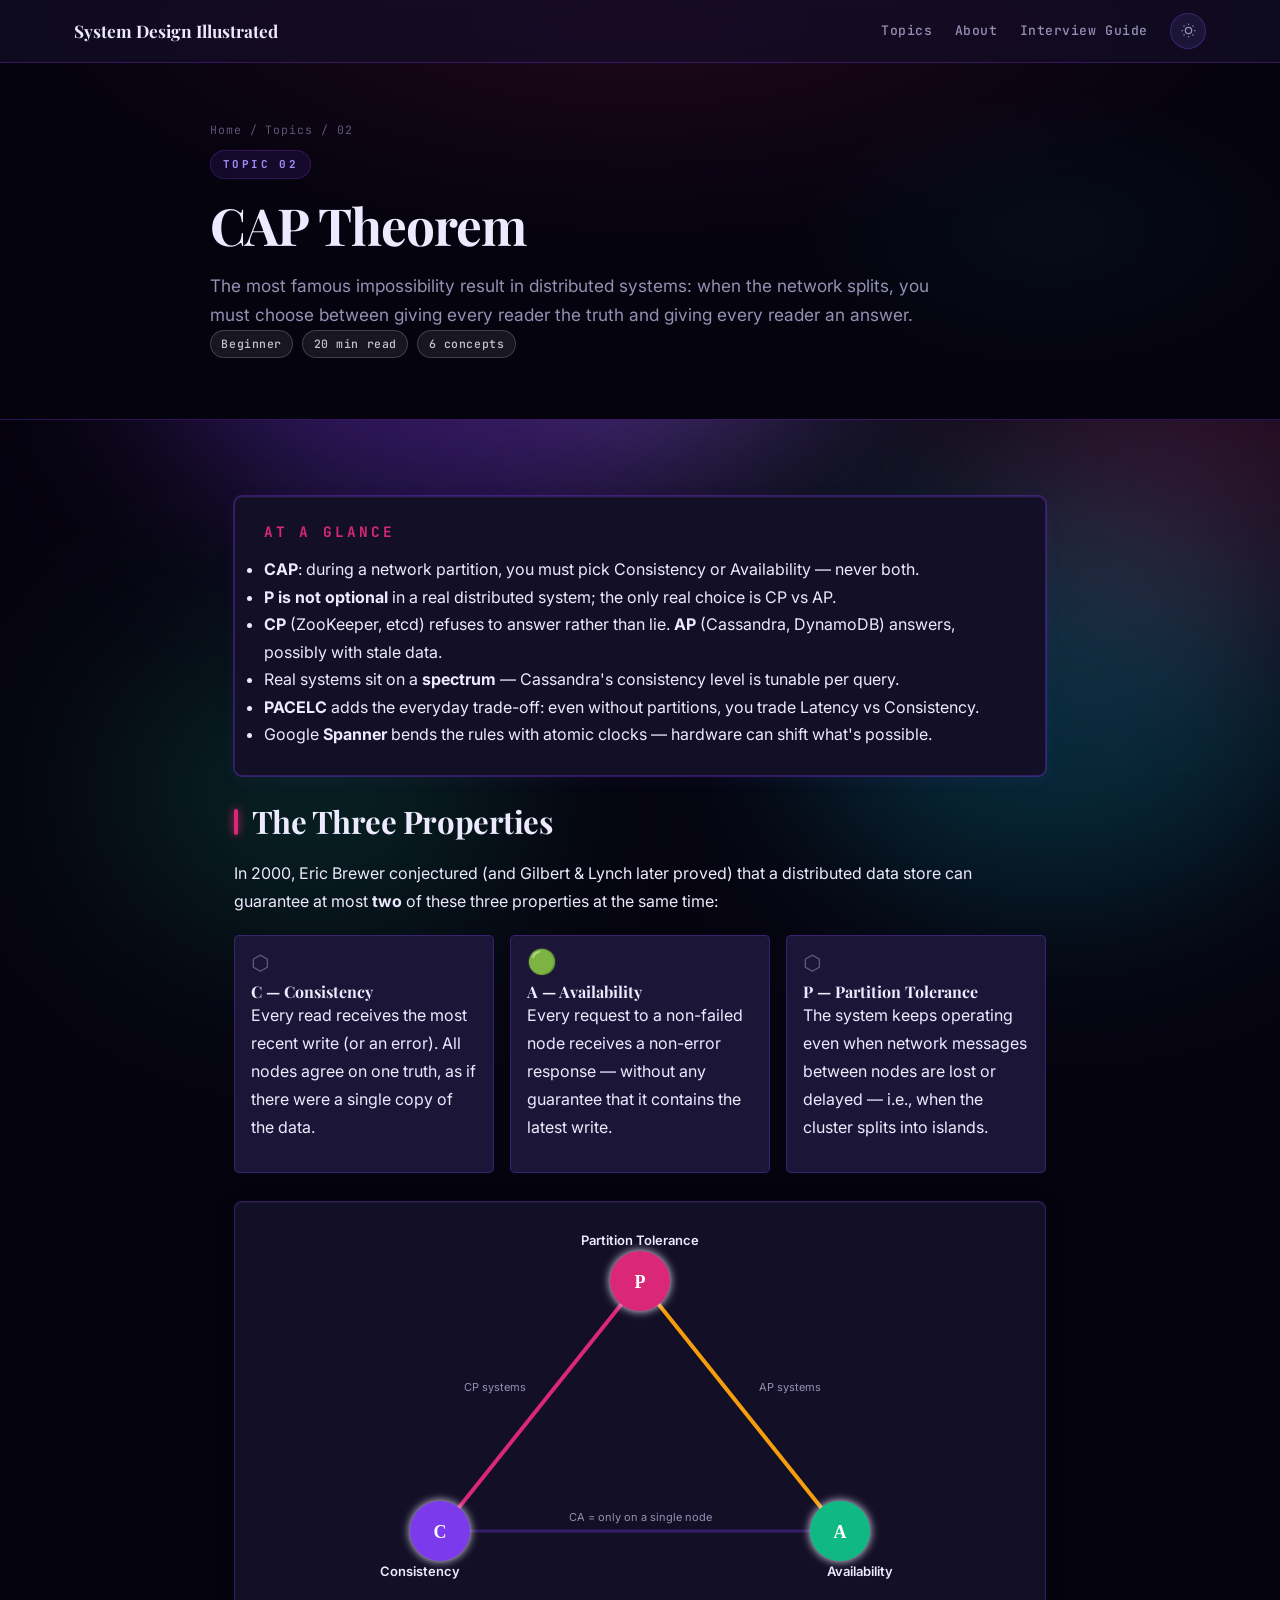
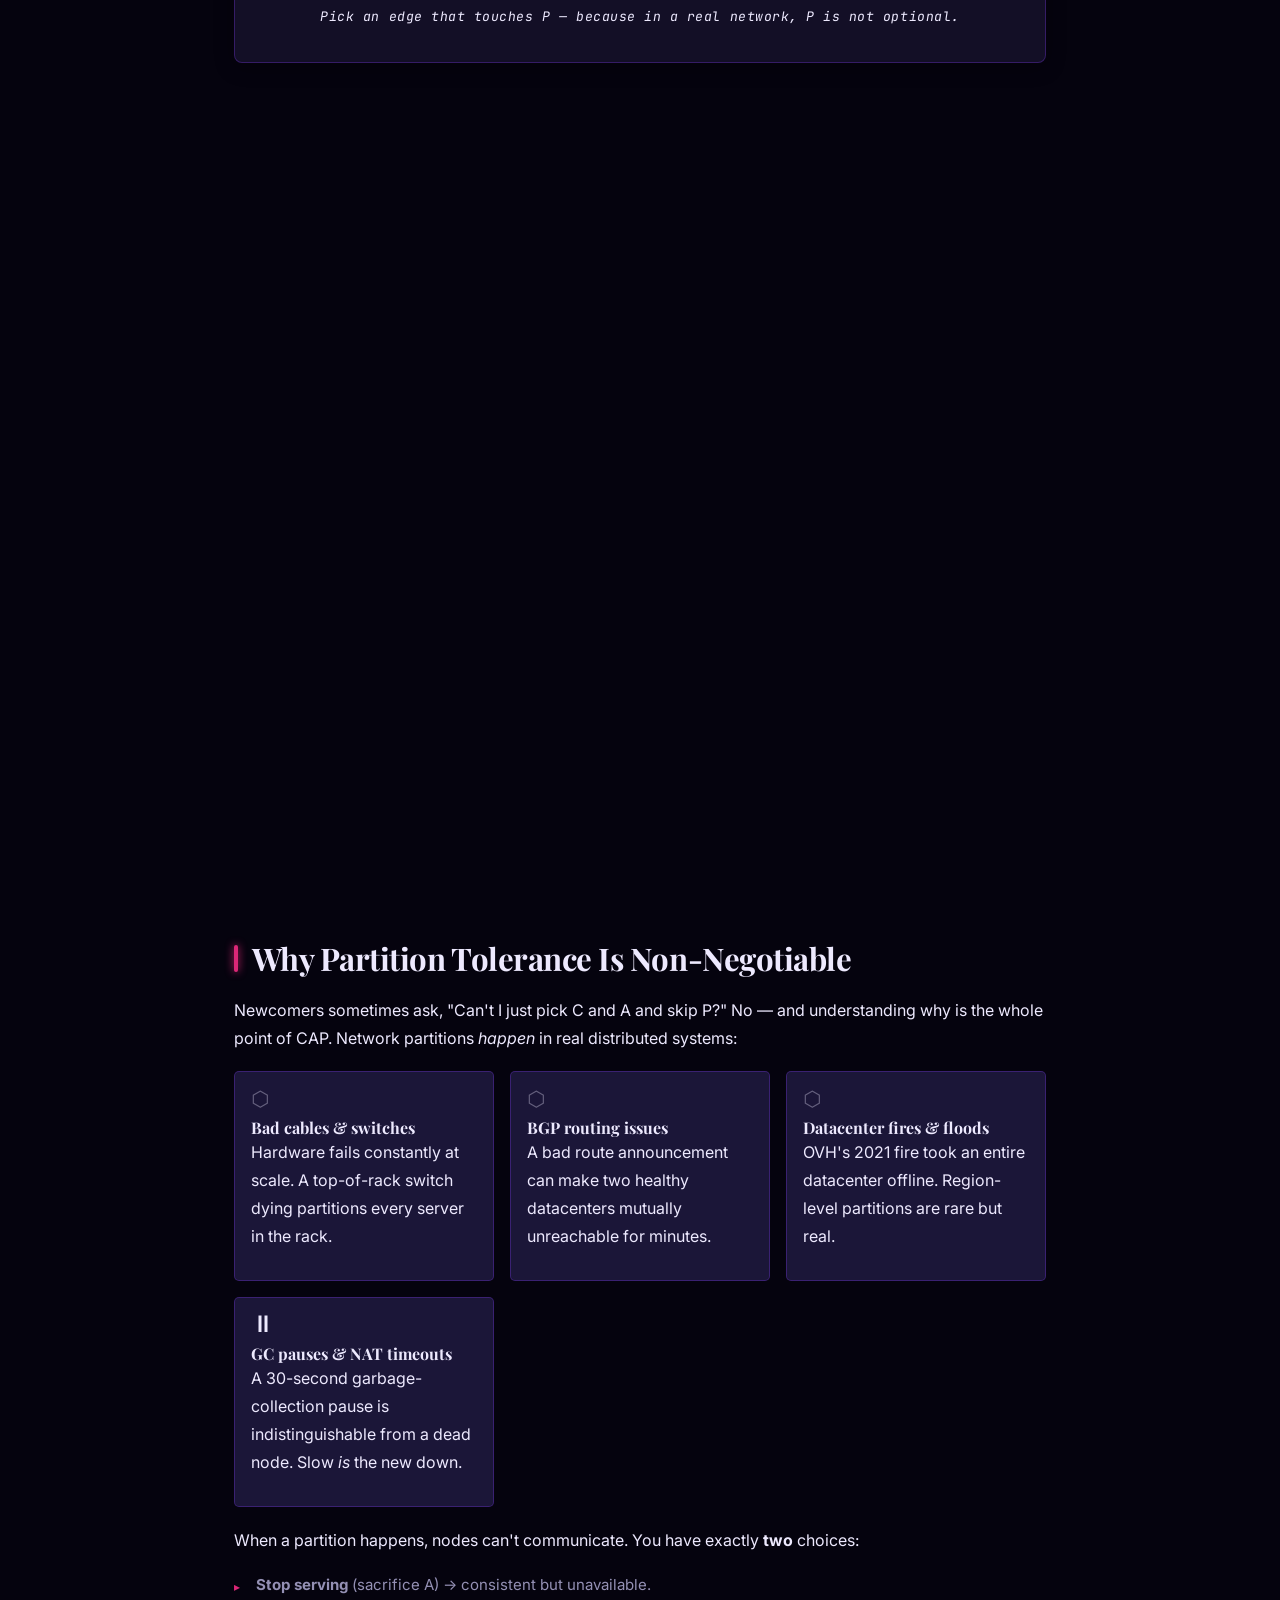
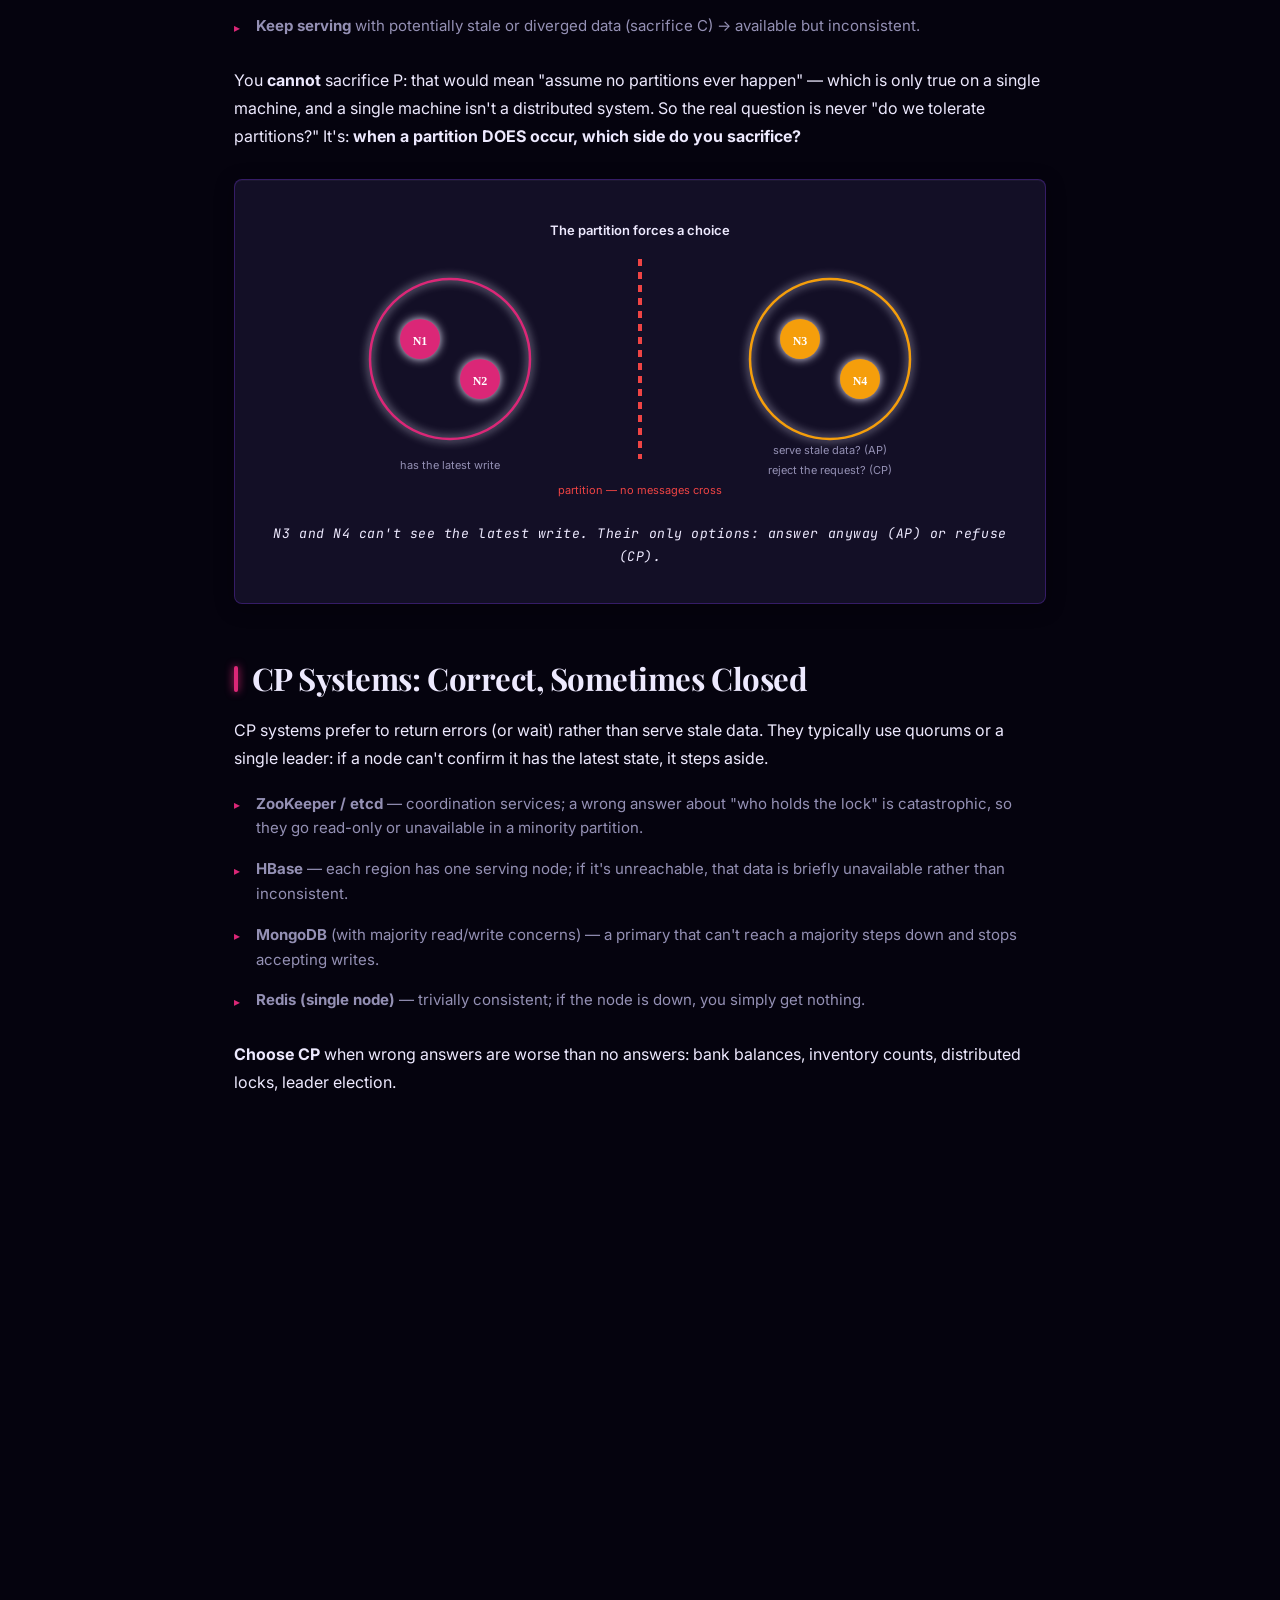
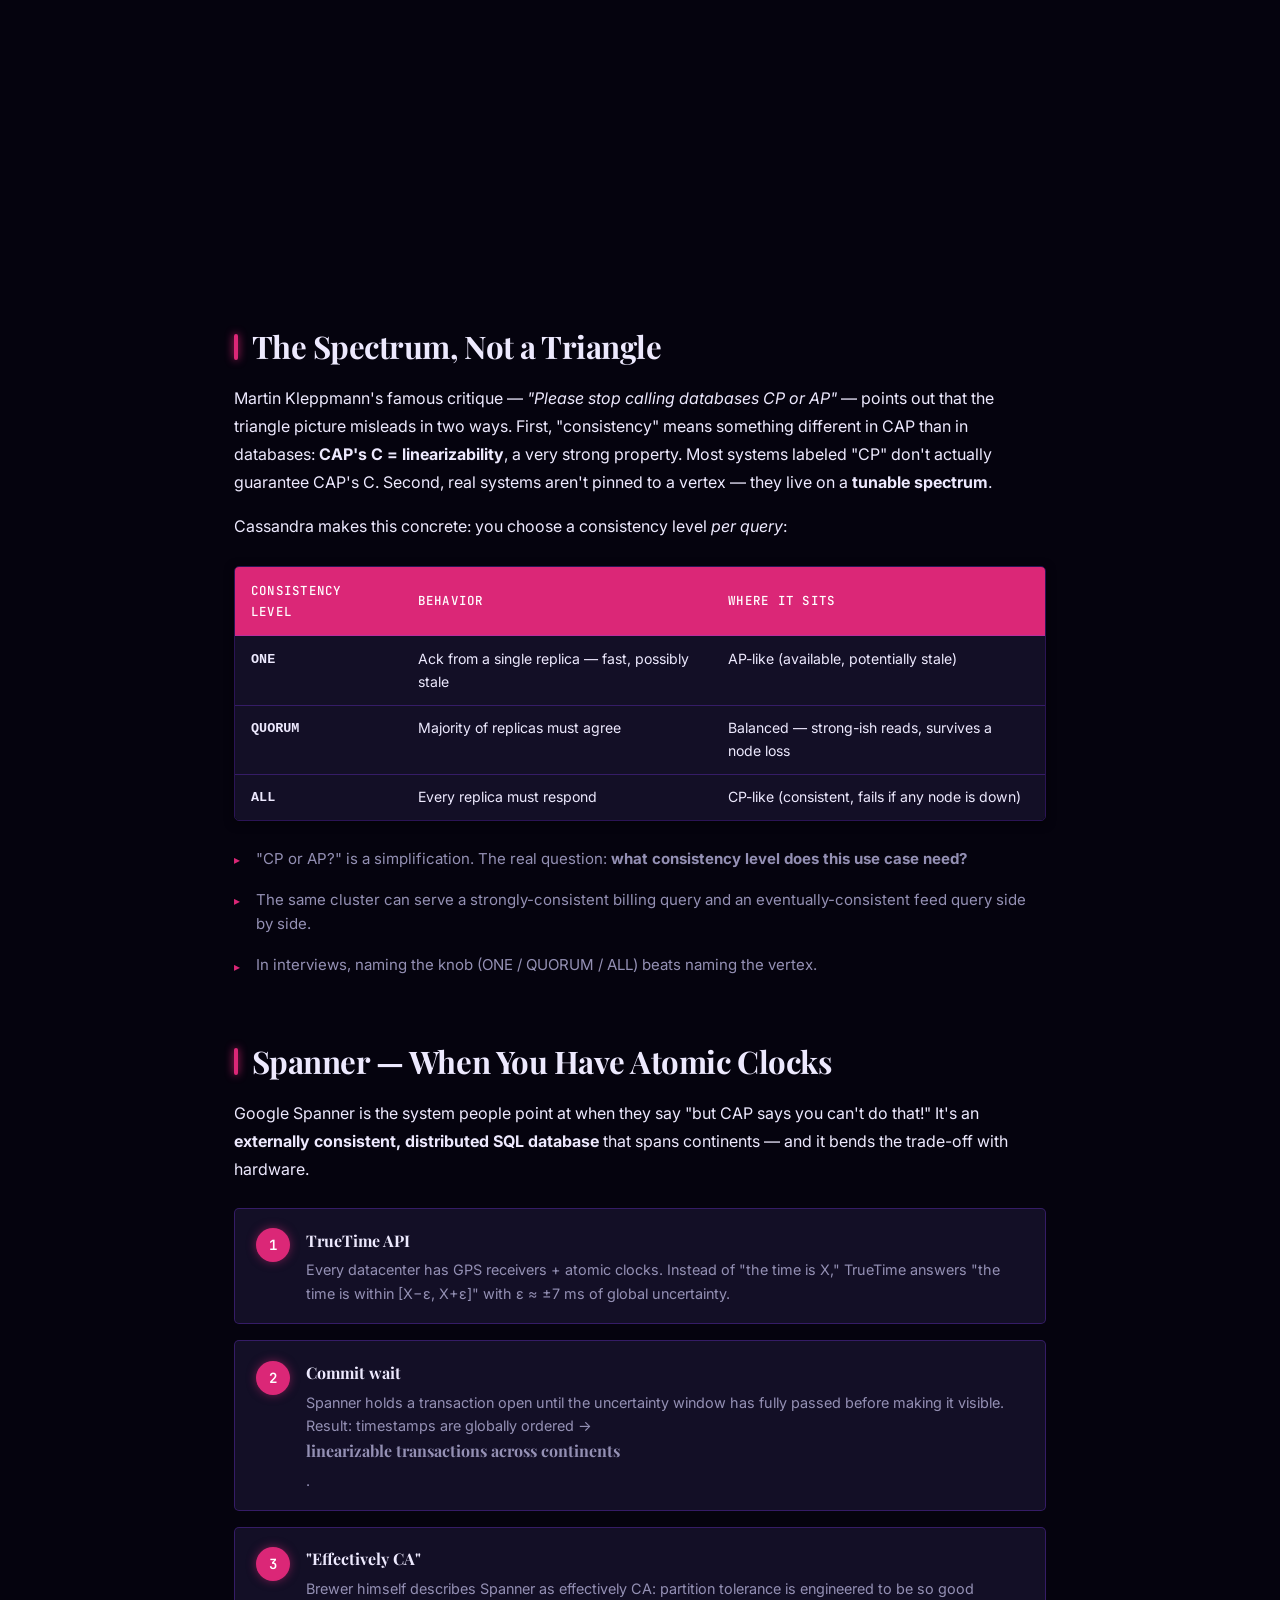
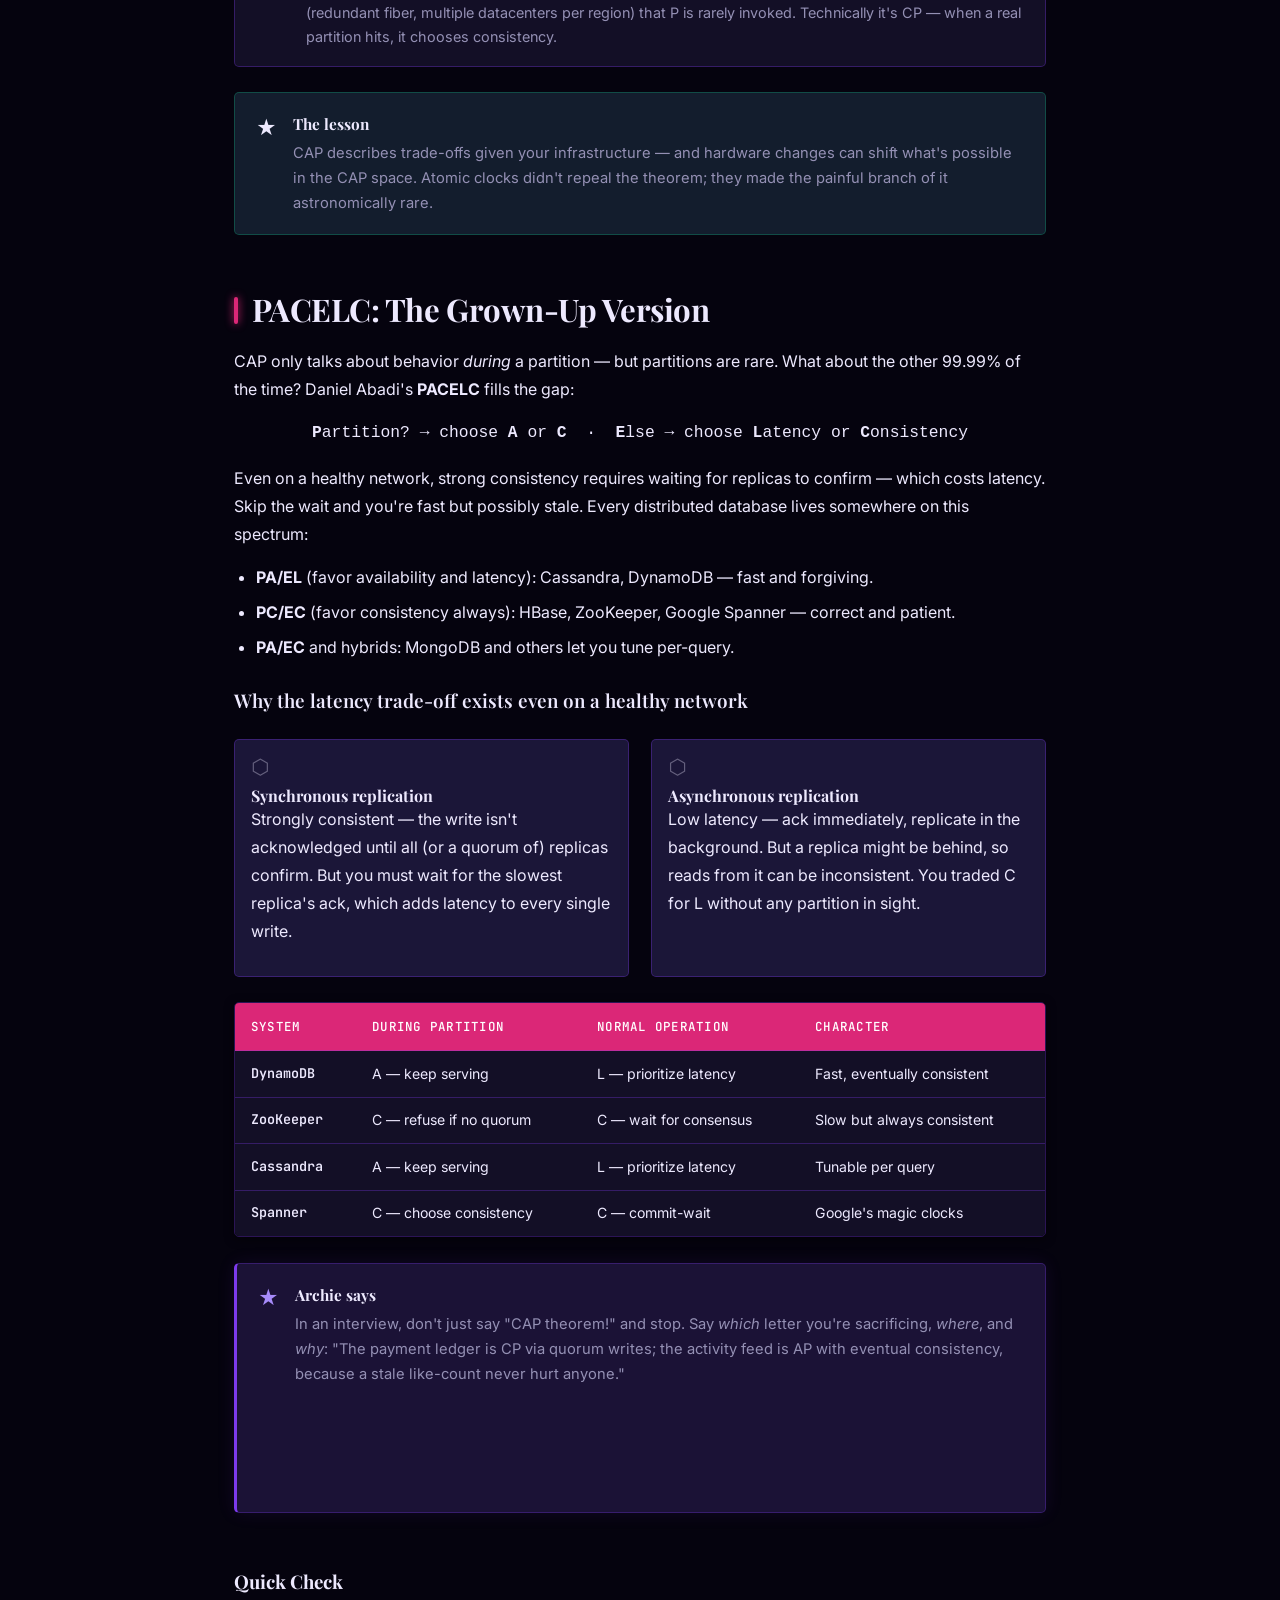
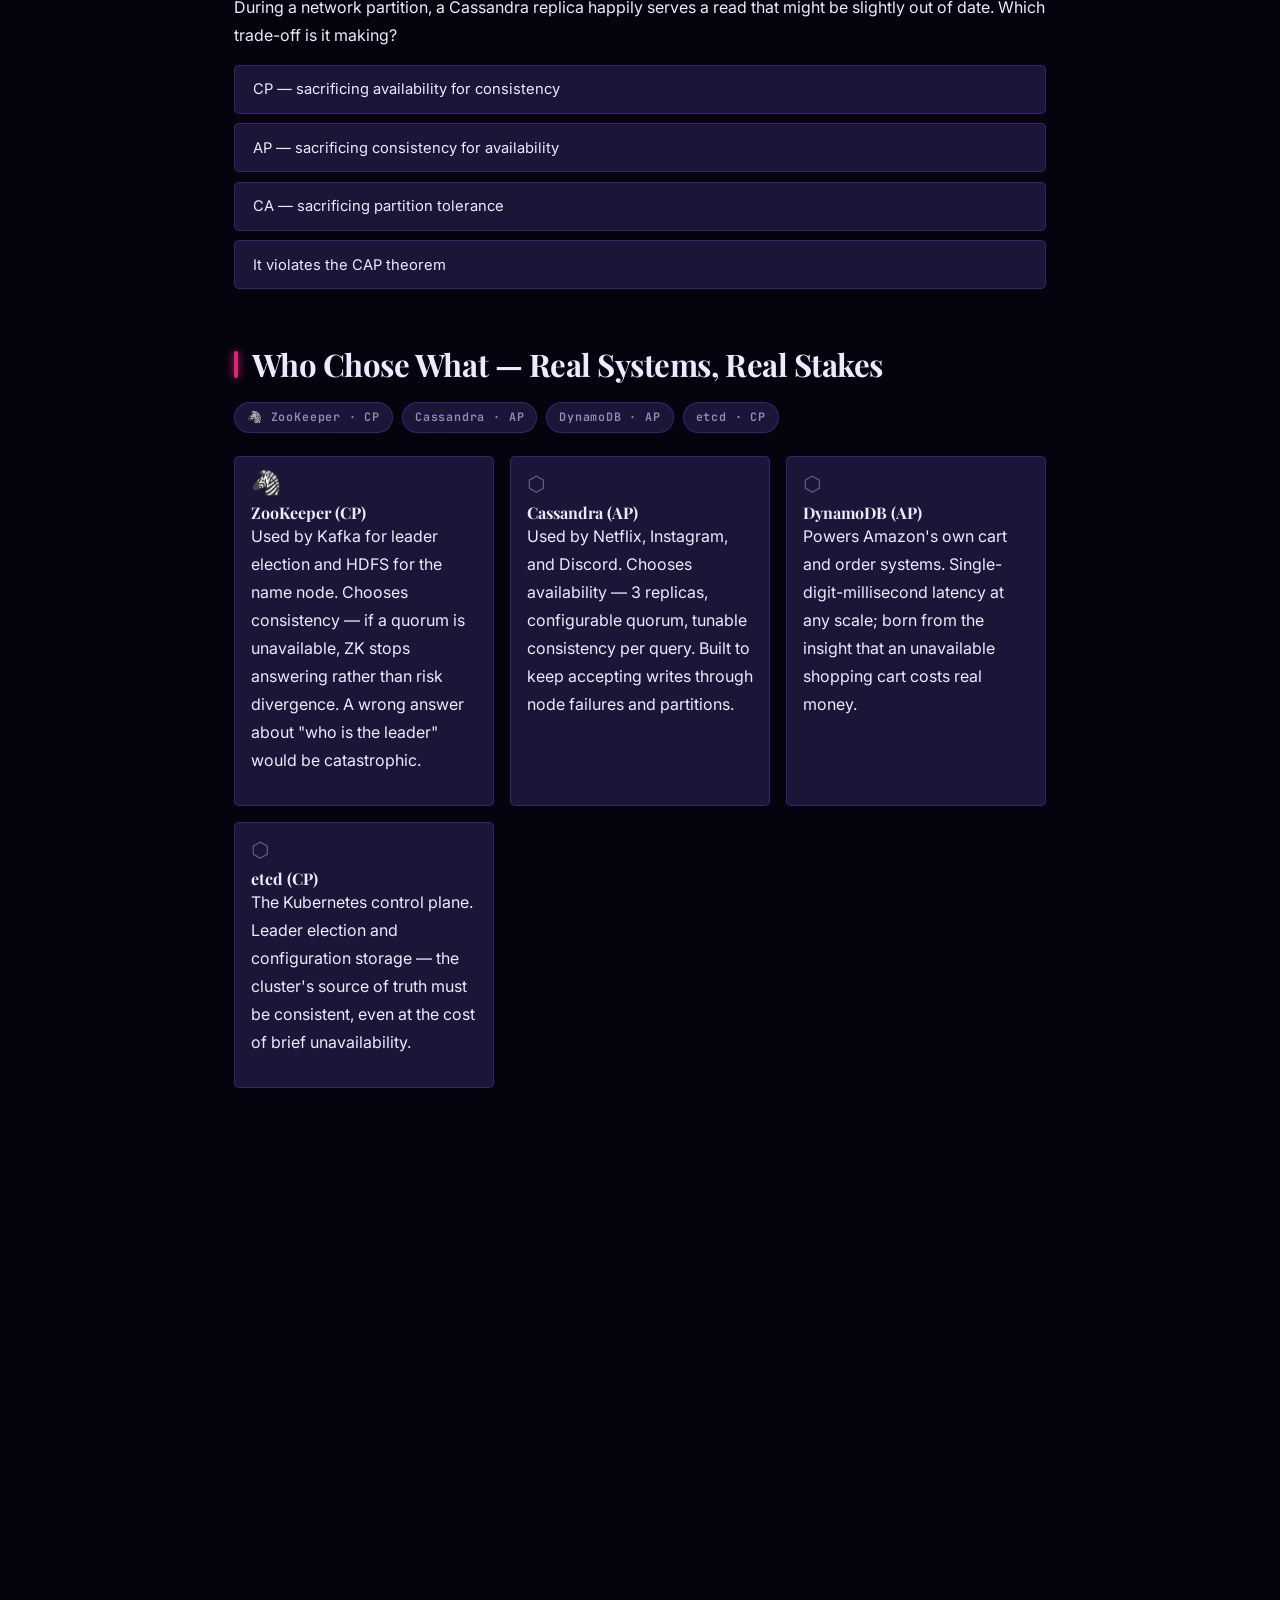
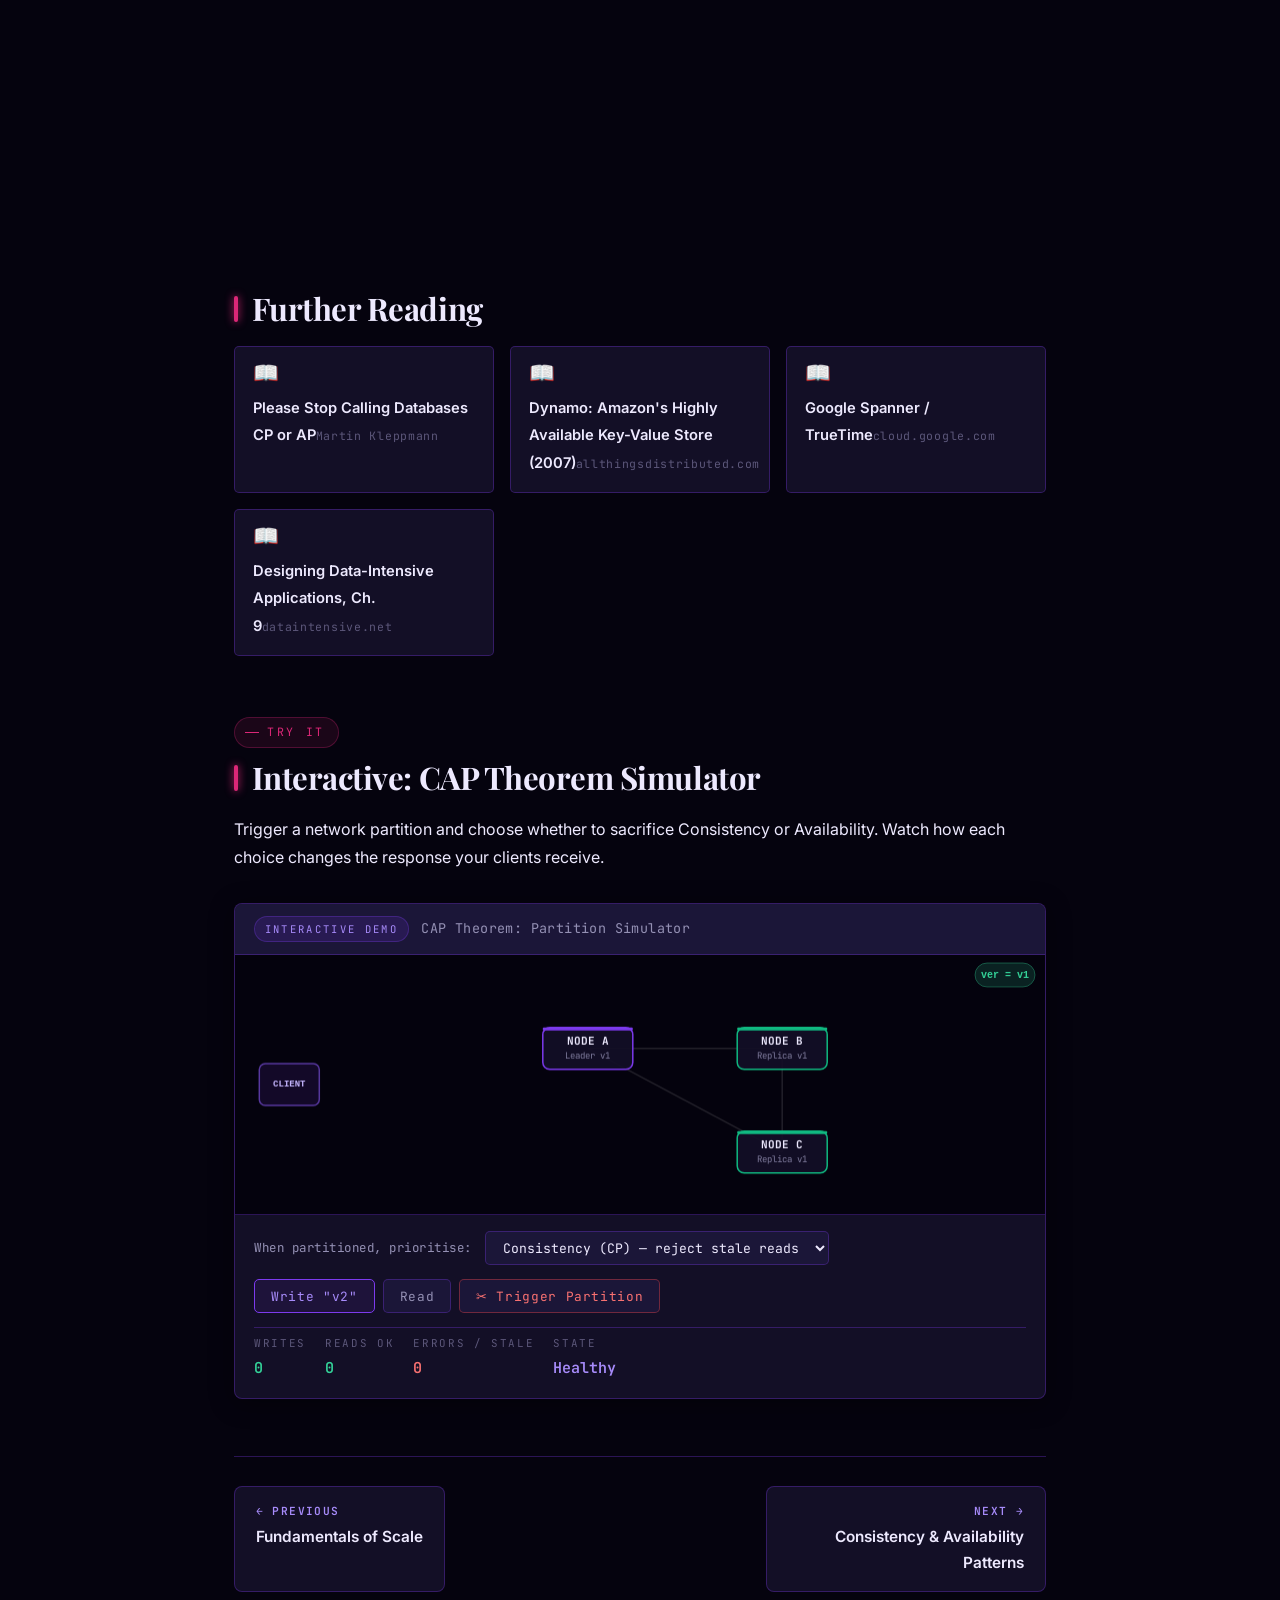
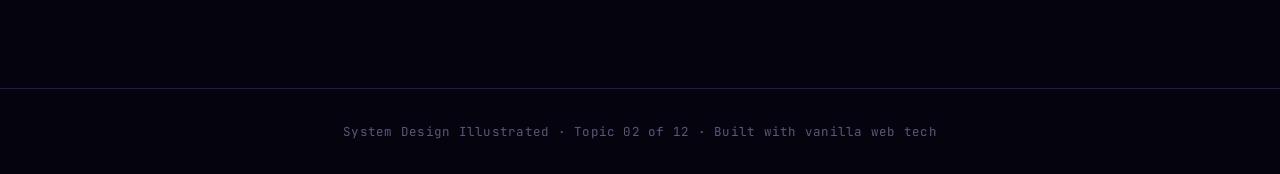
<file: topics/02-cap-theorem.html>
<!DOCTYPE html>
<html lang="en">
<head>
<meta charset="UTF-8">
<meta name="viewport" content="width=device-width, initial-scale=1.0">
<title>CAP Theorem — System Design Illustrated</title>
<meta name="description" content="Consistency, Availability, Partition tolerance — why distributed systems can only pick two, with CP vs AP examples and the PACELC extension.">
<script>try{var t=localStorage.getItem('sdi-theme')||'dark';document.documentElement.setAttribute('data-theme',t)}catch(e){document.documentElement.setAttribute('data-theme','dark')}</script>
<link rel="stylesheet" href="../css/style.css">
</head>
<body data-topic="02" style="--topic-color:#DB2777">

<div class="reading-progress"></div>

<nav class="navbar">
 <div class="nav-inner">
 <a href="../index.html" class="logo"><span class="logo-text">System Design Illustrated</span></a>
 <div class="nav-links">
 <a href="../index.html#topics">Topics</a>
 <a href="../index.html#about">About</a>
 <a href="12-interview-guide.html">Interview Guide</a>
 <button class="theme-toggle" id="themeToggle" aria-label="Toggle dark mode"></button>
 </div>
 </div>
</nav>

<header class="topic-header" style="--topic-color:#DB2777">
 <div class="topic-header-inner">
 <div class="breadcrumb"><a href="../index.html">Home</a> / Topics / 02</div>
 <div class="topic-num-big">TOPIC 02</div>
 <h1>CAP Theorem </h1>
 <p class="subtitle">The most famous impossibility result in distributed systems: when the network splits, you must choose between giving every reader the truth and giving every reader an answer.</p>
 <div class="topic-meta"><span class="tag"> Beginner</span><span class="tag"> 20 min read</span><span class="tag"> 6 concepts</span></div>
 </div>
</header>

<main class="topic-body">

 <!-- ============ AT A GLANCE ============ -->
 <div class="at-a-glance">
 <h3> At a Glance</h3>
 <ul>
 <li><strong>CAP</strong>: during a network partition, you must pick Consistency or Availability — never both.</li>
 <li><strong>P is not optional</strong> in a real distributed system; the only real choice is CP vs AP.</li>
 <li><strong>CP</strong> (ZooKeeper, etcd) refuses to answer rather than lie. <strong>AP</strong> (Cassandra, DynamoDB) answers, possibly with stale data.</li>
 <li>Real systems sit on a <strong>spectrum</strong> — Cassandra's consistency level is tunable per query.</li>
 <li><strong>PACELC</strong> adds the everyday trade-off: even without partitions, you trade Latency vs Consistency.</li>
 <li>Google <strong>Spanner</strong> bends the rules with atomic clocks — hardware can shift what's possible.</li>
 </ul>
 </div>

 <section class="section-block reveal">
 <h2>The Three Properties</h2>
 <p>In 2000, Eric Brewer conjectured (and Gilbert &amp; Lynch later proved) that a distributed data store can guarantee at most <strong>two</strong> of these three properties at the same time:</p>

 <div class="cards-grid">
 <div class="mini-card">
 <span class="mc-icon"></span>
 <h4>C — Consistency</h4>
 <p>Every read receives the most recent write (or an error). All nodes agree on one truth, as if there were a single copy of the data.</p>
 </div>
 <div class="mini-card">
 <span class="mc-icon">🟢</span>
 <h4>A — Availability</h4>
 <p>Every request to a non-failed node receives a non-error response — without any guarantee that it contains the latest write.</p>
 </div>
 <div class="mini-card">
 <span class="mc-icon"></span>
 <h4>P — Partition Tolerance</h4>
 <p>The system keeps operating even when network messages between nodes are lost or delayed — i.e., when the cluster splits into islands.</p>
 </div>
 </div>

 <div class="diagram-box">
 <svg viewBox="0 0 740 360" role="img" aria-label="CAP triangle with Consistency, Availability and Partition tolerance at the vertices; the CP and AP edges alternate highlighting">
 <!-- triangle edges -->
 <line x1="370" y1="50" x2="170" y2="300" class="svg-line" style="stroke:var(--border);stroke-width:3"/>
 <line x1="370" y1="50" x2="570" y2="300" class="svg-line" style="stroke:var(--border);stroke-width:3"/>
 <line x1="170" y1="300" x2="570" y2="300" class="svg-line" style="stroke:var(--border);stroke-width:3"/>
 <!-- animated highlight edges -->
 <line x1="370" y1="50" x2="170" y2="300" style="stroke:#DB2777;stroke-width:4" class="svg-draw"/>
 <line x1="370" y1="50" x2="570" y2="300" style="stroke:#F59E0B;stroke-width:4" class="svg-draw"/>
 <!-- vertices -->
 <circle cx="370" cy="50" r="30" class="svg-node" style="fill:#DB2777"/>
 <text x="370" y="57" text-anchor="middle" style="fill:#fff;font-weight:700;font-size:18px;font-family:Poppins">P</text>
 <circle cx="170" cy="300" r="30" class="svg-node" style="fill:#7C3AED;animation-delay:.4s"/>
 <text x="170" y="307" text-anchor="middle" style="fill:#fff;font-weight:700;font-size:18px;font-family:Poppins">C</text>
 <circle cx="570" cy="300" r="30" class="svg-node" style="fill:#10B981;animation-delay:.8s"/>
 <text x="570" y="307" text-anchor="middle" style="fill:#fff;font-weight:700;font-size:18px;font-family:Poppins">A</text>
 <!-- labels -->
 <text x="370" y="14" text-anchor="middle" class="svg-label">Partition Tolerance</text>
 <text x="150" y="345" text-anchor="middle" class="svg-label">Consistency</text>
 <text x="590" y="345" text-anchor="middle" class="svg-label">Availability</text>
 <text x="225" y="160" text-anchor="middle" class="svg-soft seq seq-3">CP systems</text>
 <text x="520" y="160" text-anchor="middle" class="svg-soft seq seq-5">AP systems</text>
 <text x="370" y="290" text-anchor="middle" class="svg-soft seq seq-7">CA = only on a single node </text>
 </svg>
 <p class="diagram-caption">Pick an edge that touches P — because in a real network, P is not optional.</p>
 </div>
 </section>

 <section class="section-block reveal">
 <h2>Why You Can Only Pick Two</h2>
 <p>Imagine two database nodes, <strong>Node&nbsp;A</strong> in Virginia and <strong>Node&nbsp;B</strong> in Frankfurt, replicating to each other. A backhoe cuts the cable between them — a <strong>network partition</strong>. Now a client writes <code>balance = $500</code> to Node&nbsp;A, and another client reads the balance from Node&nbsp;B.</p>
 <p>Node B has not received the update, and it can't reach Node A to check. It has exactly two choices:</p>
 <div class="steps">
 <div class="step-item"><div class="step-num">1</div><div><strong>Refuse to answer (choose C, sacrifice A)</strong><p>"I can't guarantee I'm up to date, so I'll return an error or block until the partition heals." Reads are always correct, but the system is partially unavailable.</p></div></div>
 <div class="step-item"><div class="step-num">2</div><div><strong>Answer with stale data (choose A, sacrifice C)</strong><p>"Here's the last value I saw." Every request gets a response, but two clients can briefly see two different truths.</p></div></div>
 </div>
 <p>There is no third option. Answering correctly requires communication; the partition forbids communication. That's the whole theorem.</p>

 <div class="callout warn">
 <span class="co-icon">&#9733;</span>
 <div><strong>Partitions are not hypothetical</strong>
 <p>Switch failures, garbage-collection pauses, overloaded NICs, fat-fingered firewall rules — anything that delays messages long enough behaves like a partition. In any system spanning more than one machine, you must tolerate P. So the real-world choice is always <strong>CP vs AP</strong>, never "CA."</p></div>
 </div>
 </section>

 <!-- ============ WHY P IS NON-NEGOTIABLE ============ -->
 <section class="section-block reveal">
 <h2>Why Partition Tolerance Is Non-Negotiable</h2>
 <p>Newcomers sometimes ask, "Can't I just pick C and A and skip P?" No — and understanding why is the whole point of CAP. Network partitions <em>happen</em> in real distributed systems:</p>
 <div class="cards-grid">
 <div class="mini-card"><span class="mc-icon"></span><h4>Bad cables &amp; switches</h4><p>Hardware fails constantly at scale. A top-of-rack switch dying partitions every server in the rack.</p></div>
 <div class="mini-card"><span class="mc-icon"></span><h4>BGP routing issues</h4><p>A bad route announcement can make two healthy datacenters mutually unreachable for minutes.</p></div>
 <div class="mini-card"><span class="mc-icon"></span><h4>Datacenter fires &amp; floods</h4><p>OVH's 2021 fire took an entire datacenter offline. Region-level partitions are rare but real.</p></div>
 <div class="mini-card"><span class="mc-icon">⏸</span><h4>GC pauses &amp; NAT timeouts</h4><p>A 30-second garbage-collection pause is indistinguishable from a dead node. Slow <em>is</em> the new down.</p></div>
 </div>

 <p>When a partition happens, nodes can't communicate. You have exactly <strong>two</strong> choices:</p>
 <ul class="key-points">
 <li><strong>Stop serving</strong> (sacrifice A) → consistent but unavailable.</li>
 <li><strong>Keep serving</strong> with potentially stale or diverged data (sacrifice C) → available but inconsistent.</li>
 </ul>
 <p>You <strong>cannot</strong> sacrifice P: that would mean "assume no partitions ever happen" — which is only true on a single machine, and a single machine isn't a distributed system. So the real question is never "do we tolerate partitions?" It's: <strong>when a partition DOES occur, which side do you sacrifice?</strong></p>

 <div class="diagram-box">
 <svg viewBox="0 0 740 300" role="img" aria-label="A network split into two islands of nodes with a dashed partition line between them; the right side must choose between serving stale data and rejecting requests">
 <text x="370" y="26" text-anchor="middle" class="svg-label">The partition forces a choice</text>
 <!-- left island -->
 <circle cx="180" cy="150" r="80" style="fill:none;stroke:#DB2777;stroke-width:2.5" class="svg-node"/>
 <circle cx="150" cy="130" r="20" class="svg-node" style="fill:#DB2777"/>
 <text x="150" y="136" text-anchor="middle" style="fill:#fff;font-weight:700;font-size:12px;font-family:Poppins">N1</text>
 <circle cx="210" cy="170" r="20" class="svg-node" style="fill:#DB2777;animation-delay:.3s"/>
 <text x="210" y="176" text-anchor="middle" style="fill:#fff;font-weight:700;font-size:12px;font-family:Poppins">N2</text>
 <text x="180" y="260" text-anchor="middle" class="svg-soft">has the latest write </text>
 <!-- partition -->
 <line x1="370" y1="50" x2="370" y2="250" class="svg-line svg-dash" style="stroke:#EF4444;stroke-width:4"/>
 <text x="370" y="285" text-anchor="middle" class="svg-soft" style="fill:#EF4444"> partition — no messages cross</text>
 <!-- right island -->
 <circle cx="560" cy="150" r="80" style="fill:none;stroke:#F59E0B;stroke-width:2.5" class="svg-node"/>
 <circle cx="530" cy="130" r="20" class="svg-node" style="fill:#F59E0B;animation-delay:.6s"/>
 <text x="530" y="136" text-anchor="middle" style="fill:#fff;font-weight:700;font-size:12px;font-family:Poppins">N3</text>
 <circle cx="590" cy="170" r="20" class="svg-node" style="fill:#F59E0B;animation-delay:.9s"/>
 <text x="590" y="176" text-anchor="middle" style="fill:#fff;font-weight:700;font-size:12px;font-family:Poppins">N4</text>
 <g class="seq seq-3"><text x="560" y="245" text-anchor="middle" class="svg-soft">serve stale data? (AP)</text></g>
 <g class="seq seq-5"><text x="560" y="265" text-anchor="middle" class="svg-soft">reject the request? (CP)</text></g>
 </svg>
 <p class="diagram-caption">N3 and N4 can't see the latest write. Their only options: answer anyway (AP) or refuse (CP).</p>
 </div>
 </section>

 <section class="section-block reveal">
 <h2>CP Systems: Correct, Sometimes Closed</h2>
 <p>CP systems prefer to return errors (or wait) rather than serve stale data. They typically use quorums or a single leader: if a node can't confirm it has the latest state, it steps aside.</p>
 <ul class="key-points">
 <li><strong>ZooKeeper / etcd</strong> — coordination services; a wrong answer about "who holds the lock" is catastrophic, so they go read-only or unavailable in a minority partition.</li>
 <li><strong>HBase</strong> — each region has one serving node; if it's unreachable, that data is briefly unavailable rather than inconsistent.</li>
 <li><strong>MongoDB</strong> (with majority read/write concerns) — a primary that can't reach a majority steps down and stops accepting writes.</li>
 <li><strong>Redis (single node)</strong> — trivially consistent; if the node is down, you simply get nothing.</li>
 </ul>
 <p><strong>Choose CP</strong> when wrong answers are worse than no answers: bank balances, inventory counts, distributed locks, leader election.</p>
 </section>

 <section class="section-block reveal">
 <h2>AP Systems: Always On, Eventually Right</h2>
 <p>AP systems keep accepting reads and writes on both sides of a partition, then reconcile afterwards using version vectors, last-writer-wins, or application-level merge logic.</p>
 <ul class="key-points">
 <li><strong>Cassandra</strong> — any replica accepts writes (tunable); divergent replicas heal via read repair and anti-entropy.</li>
 <li><strong>DynamoDB</strong> — born from Amazon's insight that an unavailable shopping cart costs real money; stale carts can be merged later.</li>
 <li><strong>CouchDB</strong> — built for multi-master, even offline-first replication with explicit conflict revisions.</li>
 <li><strong>DNS</strong> — the world's largest AP system: resolvers serve cached (possibly stale) answers for hours, and nobody waits for global agreement.</li>
 </ul>
 <p><strong>Choose AP</strong> when availability is the product: social feeds, shopping carts, likes and view counters, presence indicators.</p>

 <div class="table-wrap">
 <table class="compare-table">
 <thead><tr><th></th><th>CP (consistency first)</th><th>AP (availability first)</th></tr></thead>
 <tbody>
 <tr><td>During a partition</td><td>Errors / blocked requests on minority side</td><td>All nodes keep answering</td></tr>
 <tr><td>Risk</td><td>Downtime</td><td>Stale reads, write conflicts</td></tr>
 <tr><td>Conflict handling</td><td>Prevented up front (quorum/leader)</td><td>Resolved after the fact (merge, LWW)</td></tr>
 <tr><td>Examples</td><td>ZooKeeper, etcd, HBase, MongoDB</td><td>Cassandra, DynamoDB, CouchDB, DNS</td></tr>
 <tr><td>Great for</td><td>Money, locks, inventory</td><td>Feeds, carts, counters, sessions</td></tr>
 </tbody>
 </table>
 </div>
 </section>

 <!-- ============ THE SPECTRUM ============ -->
 <section class="section-block reveal">
 <h2>The Spectrum, Not a Triangle</h2>
 <p>Martin Kleppmann's famous critique — <em>"Please stop calling databases CP or AP"</em> — points out that the triangle picture misleads in two ways. First, "consistency" means something different in CAP than in databases: <strong>CAP's C = linearizability</strong>, a very strong property. Most systems labeled "CP" don't actually guarantee CAP's C. Second, real systems aren't pinned to a vertex — they live on a <strong>tunable spectrum</strong>.</p>
 <p>Cassandra makes this concrete: you choose a consistency level <em>per query</em>:</p>
 <div class="table-wrap">
 <table class="compare-table">
 <thead><tr><th>Consistency level</th><th>Behavior</th><th>Where it sits</th></tr></thead>
 <tbody>
 <tr><td><code>ONE</code></td><td>Ack from a single replica — fast, possibly stale</td><td>AP-like (available, potentially stale)</td></tr>
 <tr><td><code>QUORUM</code></td><td>Majority of replicas must agree</td><td>Balanced — strong-ish reads, survives a node loss</td></tr>
 <tr><td><code>ALL</code></td><td>Every replica must respond</td><td>CP-like (consistent, fails if any node is down)</td></tr>
 </tbody>
 </table>
 </div>
 <ul class="key-points">
 <li>"CP or AP?" is a simplification. The real question: <strong>what consistency level does this use case need?</strong></li>
 <li>The same cluster can serve a strongly-consistent billing query and an eventually-consistent feed query side by side.</li>
 <li>In interviews, naming the knob (ONE / QUORUM / ALL) beats naming the vertex.</li>
 </ul>
 </section>

 <!-- ============ SPANNER ============ -->
 <section class="section-block reveal">
 <h2>Spanner — When You Have Atomic Clocks</h2>
 <p>Google Spanner is the system people point at when they say "but CAP says you can't do that!" It's an <strong>externally consistent, distributed SQL database</strong> that spans continents — and it bends the trade-off with hardware.</p>
 <div class="steps">
 <div class="step-item"><div class="step-num">1</div><div><strong>TrueTime API</strong><p>Every datacenter has GPS receivers + atomic clocks. Instead of "the time is X," TrueTime answers "the time is within [X−ε, X+ε]" with ε ≈ ±7 ms of global uncertainty.</p></div></div>
 <div class="step-item"><div class="step-num">2</div><div><strong>Commit wait</strong><p>Spanner holds a transaction open until the uncertainty window has fully passed before making it visible. Result: timestamps are globally ordered → <strong>linearizable transactions across continents</strong>.</p></div></div>
 <div class="step-item"><div class="step-num">3</div><div><strong>"Effectively CA"</strong><p>Brewer himself describes Spanner as effectively CA: partition tolerance is engineered to be so good (redundant fiber, multiple datacenters per region) that P is rarely invoked. Technically it's CP — when a real partition hits, it chooses consistency.</p></div></div>
 </div>
 <div class="callout tip">
 <span class="co-icon">&#9733;</span>
 <div><strong>The lesson</strong>
 <p>CAP describes trade-offs given your infrastructure — and hardware changes can shift what's possible in the CAP space. Atomic clocks didn't repeal the theorem; they made the painful branch of it astronomically rare.</p></div>
 </div>
 </section>

 <section class="section-block reveal">
 <h2>PACELC: The Grown-Up Version</h2>
 <p>CAP only talks about behavior <em>during</em> a partition — but partitions are rare. What about the other 99.99% of the time? Daniel Abadi's <strong>PACELC</strong> fills the gap:</p>
 <p style="text-align:center;font-family:'Fira Code',monospace;font-size:1.02rem"><strong>P</strong>artition? → choose <strong>A</strong> or <strong>C</strong> &nbsp;·&nbsp; <strong>E</strong>lse → choose <strong>L</strong>atency or <strong>C</strong>onsistency</p>
 <p>Even on a healthy network, strong consistency requires waiting for replicas to confirm — which costs latency. Skip the wait and you're fast but possibly stale. Every distributed database lives somewhere on this spectrum:</p>
 <ul>
 <li><strong>PA/EL</strong> (favor availability and latency): Cassandra, DynamoDB — fast and forgiving.</li>
 <li><strong>PC/EC</strong> (favor consistency always): HBase, ZooKeeper, Google Spanner — correct and patient.</li>
 <li><strong>PA/EC</strong> and hybrids: MongoDB and others let you tune per-query.</li>
 </ul>

 <h3>Why the latency trade-off exists even on a healthy network</h3>
 <div class="two-col">
 <div class="mini-card">
 <span class="mc-icon"></span>
 <h4>Synchronous replication</h4>
 <p>Strongly consistent — the write isn't acknowledged until all (or a quorum of) replicas confirm. But you must wait for the slowest replica's ack, which adds latency to every single write.</p>
 </div>
 <div class="mini-card">
 <span class="mc-icon"></span>
 <h4>Asynchronous replication</h4>
 <p>Low latency — ack immediately, replicate in the background. But a replica might be behind, so reads from it can be inconsistent. You traded C for L without any partition in sight.</p>
 </div>
 </div>

 <div class="table-wrap">
 <table class="compare-table">
 <thead><tr><th>System</th><th>During partition</th><th>Normal operation</th><th>Character</th></tr></thead>
 <tbody>
 <tr><td>DynamoDB</td><td>A — keep serving</td><td>L — prioritize latency</td><td>Fast, eventually consistent</td></tr>
 <tr><td>ZooKeeper</td><td>C — refuse if no quorum</td><td>C — wait for consensus</td><td>Slow but always consistent</td></tr>
 <tr><td>Cassandra</td><td>A — keep serving</td><td>L — prioritize latency</td><td>Tunable per query</td></tr>
 <tr><td>Spanner</td><td>C — choose consistency</td><td>C — commit-wait</td><td>Google's magic clocks</td></tr>
 </tbody>
 </table>
 </div>

 <div class="callout archie">
 <span class="co-icon">&#9733;</span>
 <div><strong>Archie says</strong>
 <p>In an interview, don't just say "CAP theorem!" and stop. Say <em>which</em> letter you're sacrificing, <em>where</em>, and <em>why</em>: "The payment ledger is CP via quorum writes; the activity feed is AP with eventual consistency, because a stale like-count never hurt anyone."</p></div>
 </div>
 </section>

 <section class="section-block reveal">
 <div class="quiz">
 <h3>Quick Check</h3>
 <p class="quiz-q">During a network partition, a Cassandra replica happily serves a read that might be slightly out of date. Which trade-off is it making?</p>
 <div class="quiz-options">
 <button class="quiz-option">CP — sacrificing availability for consistency</button>
 <button class="quiz-option" data-correct="true">AP — sacrificing consistency for availability</button>
 <button class="quiz-option">CA — sacrificing partition tolerance</button>
 <button class="quiz-option">It violates the CAP theorem</button>
 </div>
 <div class="quiz-feedback"> Right! Answering during a partition with possibly stale data is the AP choice — availability over consistency, with reconciliation later.</div>
 </div>
 </section>

 <!-- ============ WHO CHOSE WHAT ============ -->
 <section class="section-block reveal">
 <h2>Who Chose What — Real Systems, Real Stakes</h2>
 <div class="company-badges">
 <span class="company-badge">🦓 ZooKeeper · CP</span>
 <span class="company-badge">Cassandra · AP</span>
 <span class="company-badge">DynamoDB · AP</span>
 <span class="company-badge">etcd · CP</span>
 </div>
 <div class="cards-grid">
 <div class="mini-card">
 <span class="mc-icon">🦓</span>
 <h4>ZooKeeper (CP)</h4>
 <p>Used by Kafka for leader election and HDFS for the name node. Chooses consistency — if a quorum is unavailable, ZK stops answering rather than risk divergence. A wrong answer about "who is the leader" would be catastrophic.</p>
 </div>
 <div class="mini-card">
 <span class="mc-icon"></span>
 <h4>Cassandra (AP)</h4>
 <p>Used by Netflix, Instagram, and Discord. Chooses availability — 3 replicas, configurable quorum, tunable consistency per query. Built to keep accepting writes through node failures and partitions.</p>
 </div>
 <div class="mini-card">
 <span class="mc-icon"></span>
 <h4>DynamoDB (AP)</h4>
 <p>Powers Amazon's own cart and order systems. Single-digit-millisecond latency at any scale; born from the insight that an unavailable shopping cart costs real money.</p>
 </div>
 <div class="mini-card">
 <span class="mc-icon"></span>
 <h4>etcd (CP)</h4>
 <p>The Kubernetes control plane. Leader election and configuration storage — the cluster's source of truth must be consistent, even at the cost of brief unavailability.</p>
 </div>
 </div>
 </section>

 <!-- ============ INTERVIEW Q&A ============ -->
 <section class="section-block reveal">
 <h2>Interview Q&amp;A</h2>
 <div class="qa-list">
 <div class="qa-item">
 <button class="qa-question">Is MongoDB CP or AP?</button>
 <div class="qa-answer">
 <p>Trick question — it depends on configuration. With the default write concern <code>{w:1}</code> it's AP-ish (available, with risk of data loss on failover). With <code>{w:"majority", readConcern:"majority"}</code> it approaches CP behavior. The "MongoDB is CP" answer from RDBMS land is a simplification. This is the key insight: <strong>most real systems are configurable on the spectrum</strong>.</p>
 </div>
 </div>
 <div class="qa-item">
 <button class="qa-question">When a network partition occurs and you choose availability, what problems arise?</button>
 <div class="qa-answer">
 <p><strong>Split-brain</strong>: both sides of the partition think they're the primary and accept writes. When the partition heals, you have conflicting state. Solutions: vector clocks to detect conflicts, CRDTs for auto-merging, last-writer-wins (lossy), or application-level conflict resolution (Dropbox shows a "conflicted copy"). Dynamo (Amazon) uses all of these — the 2007 Dynamo paper is required reading.</p>
 </div>
 </div>
 <div class="qa-item">
 <button class="qa-question">Name a use case where eventual consistency is perfectly fine.</button>
 <div class="qa-answer">
 <p>Shopping cart: it's fine if two devices show slightly different items temporarily — they converge. DNS: cached stale records are acceptable for the TTL duration. Social media like counts: showing 104,829 vs 104,830 likes doesn't matter. Counter-example: a bank balance — you never want to read a stale balance and allow an overdraft.</p>
 </div>
 </div>
 </div>
 </section>

 <!-- ============ ANTI-PATTERNS ============ -->
 <section class="section-block reveal">
 <h2>Anti-Patterns to Avoid</h2>
 <div class="antipatterns">
 <div class="antipattern-item">
 <span class="antipattern-icon"></span>
 <div class="antipattern-text">
 <h4>"We chose CP so we have no availability issues"</h4>
 <p>Being CP means you <em>sacrifice</em> availability during partitions. ZooKeeper can be unavailable if quorum is lost — that's the deal you signed.</p>
 </div>
 </div>
 <div class="antipattern-item">
 <span class="antipattern-icon"></span>
 <div class="antipattern-text">
 <h4>Assuming AP means "all writes always succeed"</h4>
 <p>AP systems still reject writes when they can't meet their own guarantees. Cassandra with QUORUM won't write if fewer than ⌊N/2⌋+1 nodes are up.</p>
 </div>
 </div>
 <div class="antipattern-item">
 <span class="antipattern-icon"></span>
 <div class="antipattern-text">
 <h4>Applying CAP to single-node databases</h4>
 <p>CAP is about distributed systems. SQLite is neither CP nor AP — it's just a local file. No partition, no theorem.</p>
 </div>
 </div>
 </div>
 </section>

 <!-- ============ FURTHER READING ============ -->
 <section class="section-block reveal">
 <h2>Further Reading</h2>
 <div class="reading-links">
 <a class="reading-link-card" href="https://martin.kleppmann.com/2015/05/11/please-stop-calling-databases-cp-or-ap.html" target="_blank" rel="noopener">
 <span class="reading-link-icon"></span>
 <div><span class="reading-link-title">Please Stop Calling Databases CP or AP</span><span class="reading-link-source">Martin Kleppmann</span></div>
 </a>
 <a class="reading-link-card" href="https://www.allthingsdistributed.com/files/amazon-dynamo-sosp2007.pdf" target="_blank" rel="noopener">
 <span class="reading-link-icon"></span>
 <div><span class="reading-link-title">Dynamo: Amazon's Highly Available Key-Value Store (2007)</span><span class="reading-link-source">allthingsdistributed.com</span></div>
 </a>
 <a class="reading-link-card" href="https://cloud.google.com/spanner/docs/true-time-external-consistency" target="_blank" rel="noopener">
 <span class="reading-link-icon"></span>
 <div><span class="reading-link-title">Google Spanner / TrueTime</span><span class="reading-link-source">cloud.google.com</span></div>
 </a>
 <a class="reading-link-card" href="https://dataintensive.net" target="_blank" rel="noopener">
 <span class="reading-link-icon"></span>
 <div><span class="reading-link-title">Designing Data-Intensive Applications, Ch. 9</span><span class="reading-link-source">dataintensive.net</span></div>
 </a>
 </div>
 </section>

 <!-- ============ INTERACTIVE DEMO ============ -->
 <section class="section-block reveal">
 <div class="section-badge">Try It</div>
 <h2>Interactive: CAP Theorem Simulator</h2>
 <p>Trigger a network partition and choose whether to sacrifice Consistency or Availability. Watch how each choice changes the response your clients receive.</p>
 <div id="demo-cap"></div>
 </section>

 <nav class="bottom-nav">
 <a href="01-fundamentals.html"><span class="bn-dir">← Previous</span><span class="bn-title">Fundamentals of Scale</span></a>
 <a class="next" href="03-consistency-availability.html"><span class="bn-dir">Next →</span><span class="bn-title">Consistency &amp; Availability Patterns</span></a>
 </nav>
</main>

<footer class="footer">
 <div class="footer-bottom"> System Design Illustrated · Topic 02 of 12 · Built with vanilla web tech</div>
</footer>

<script src="../js/main.js"></script>
<script src="../js/demos.js"></script>
</body>
</html>
</file>
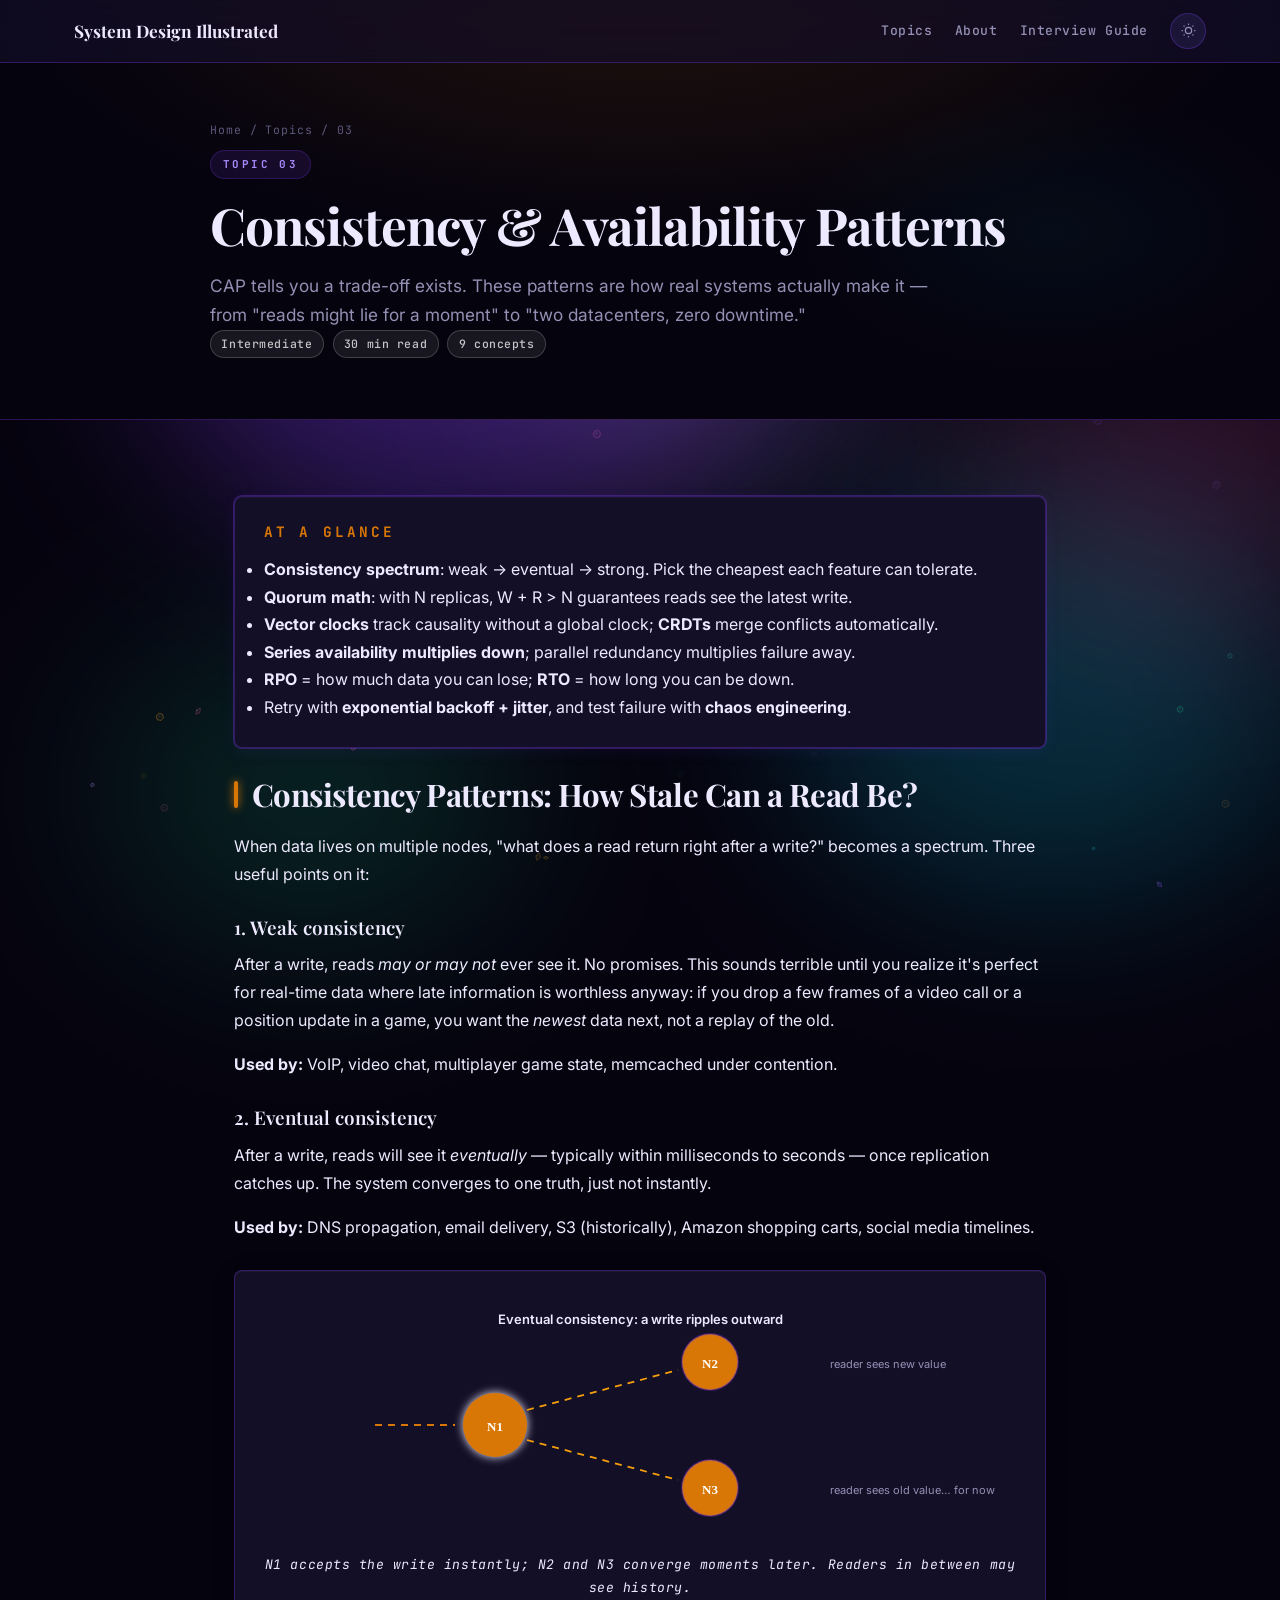
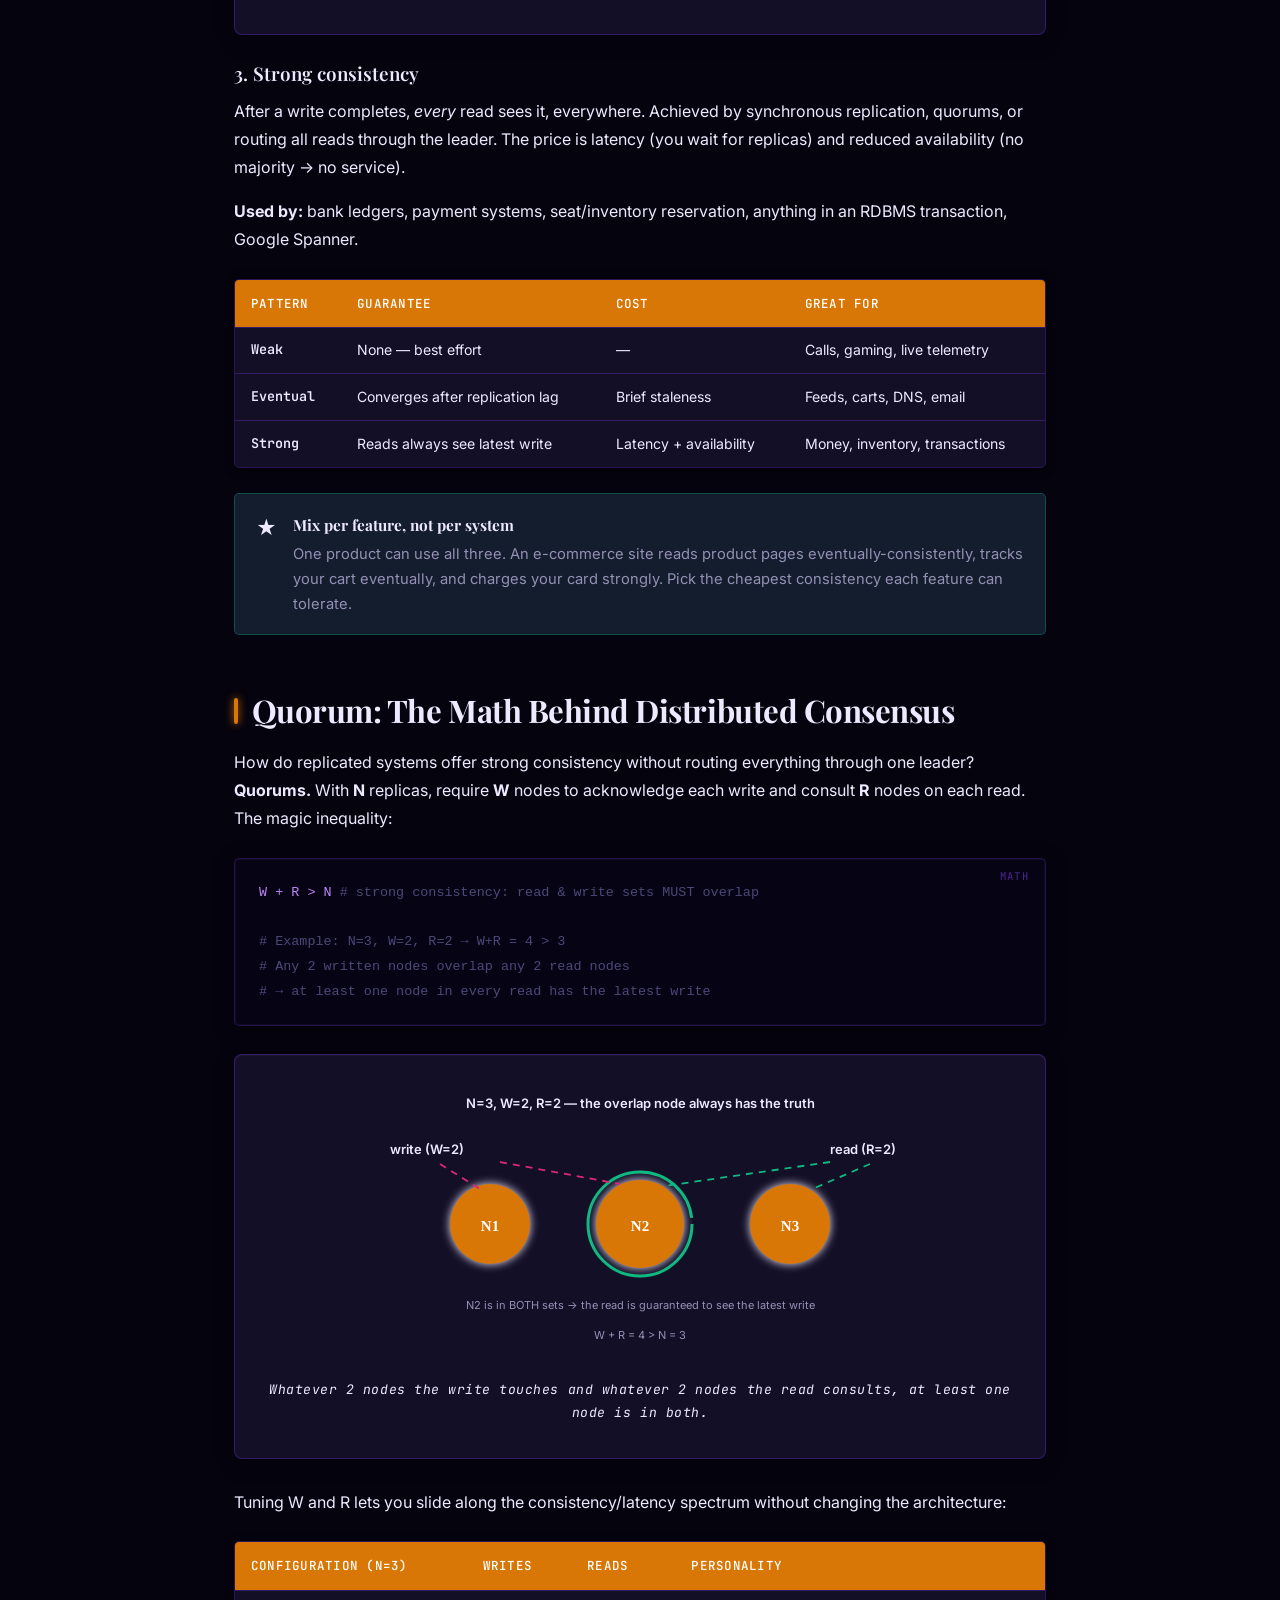
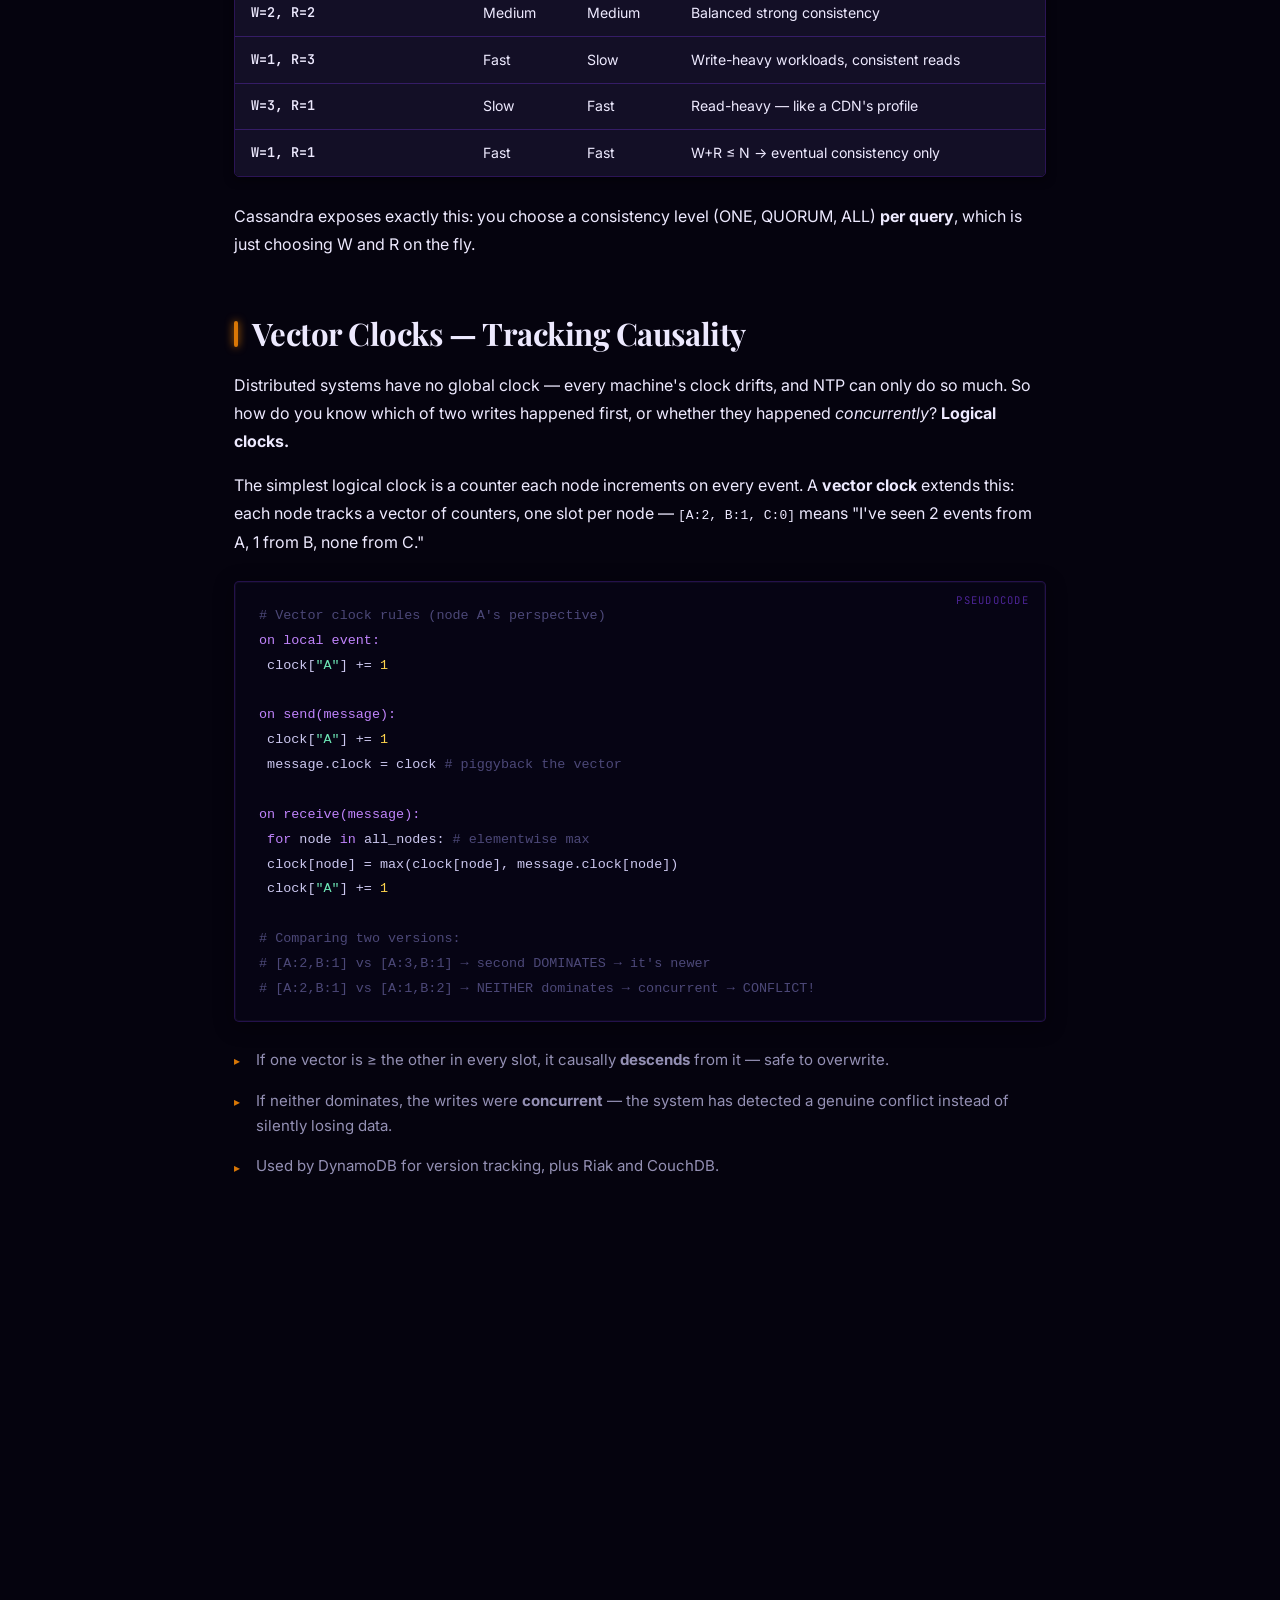
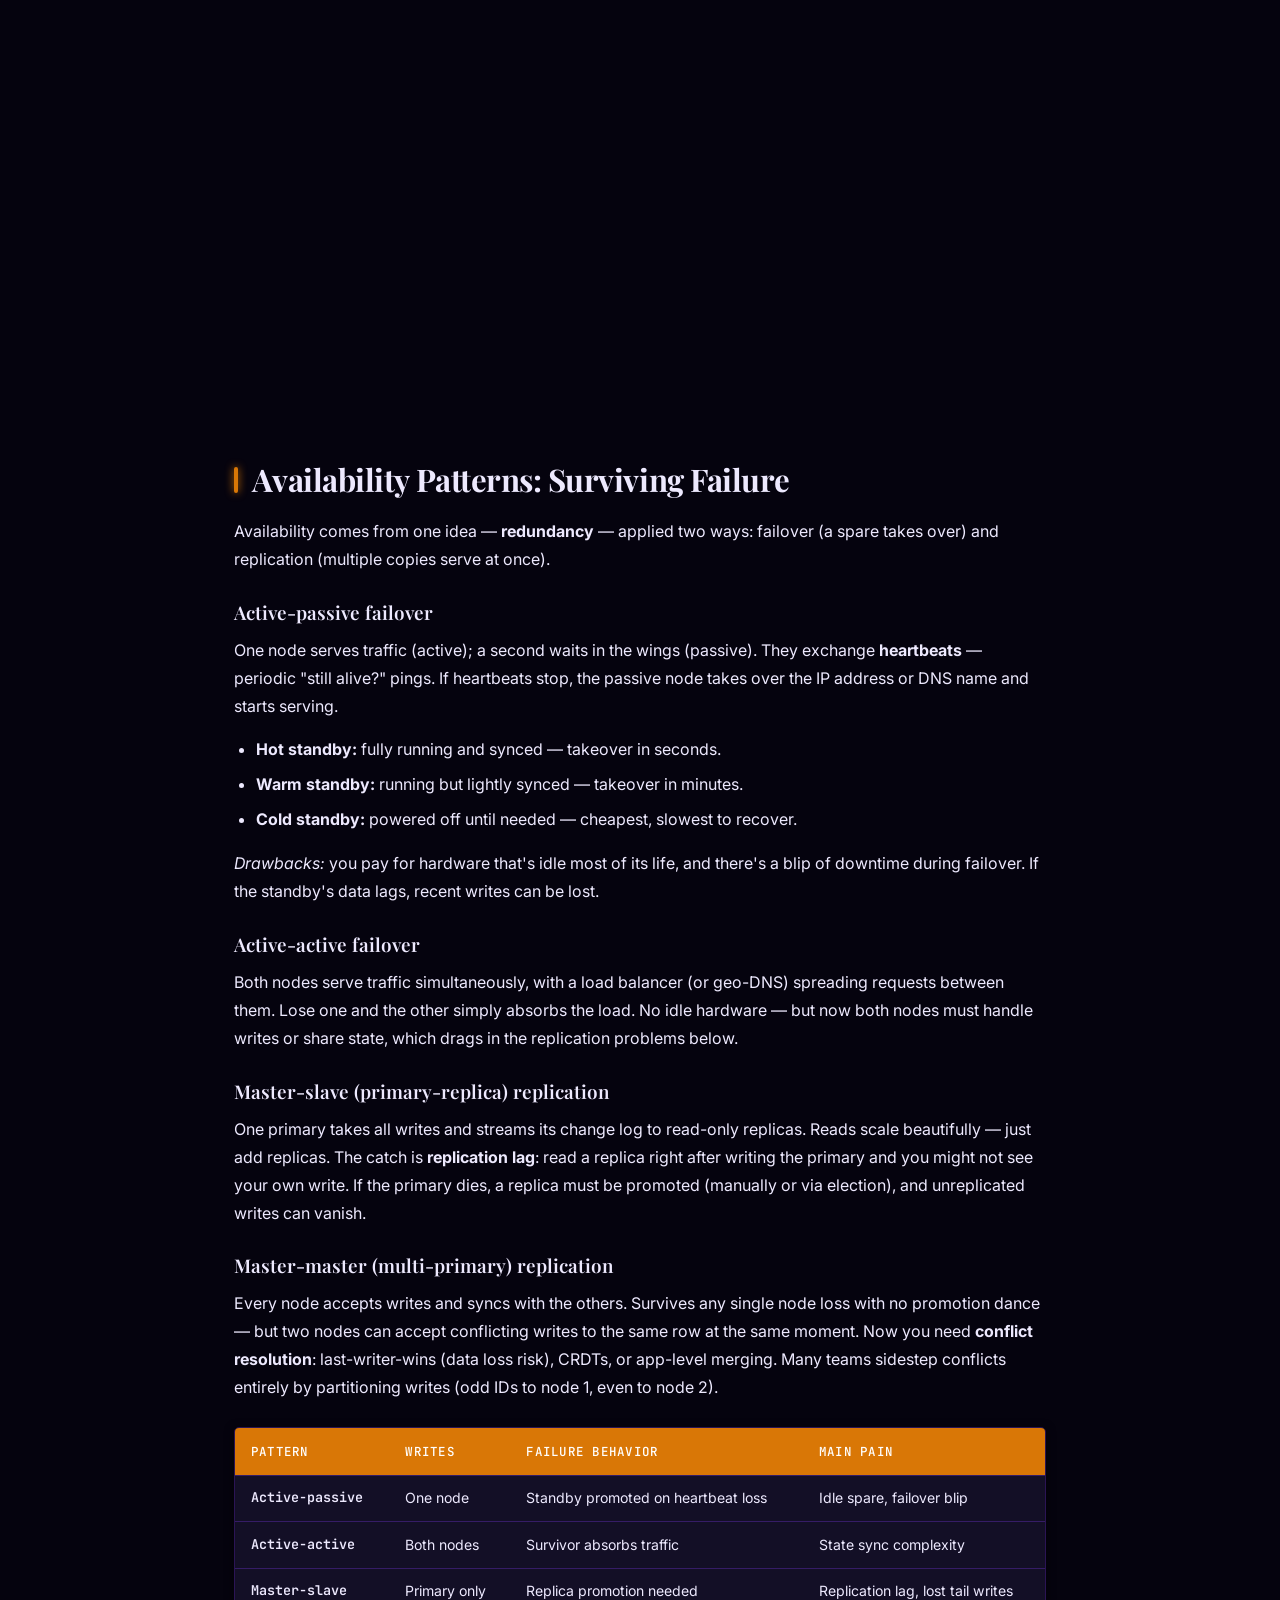
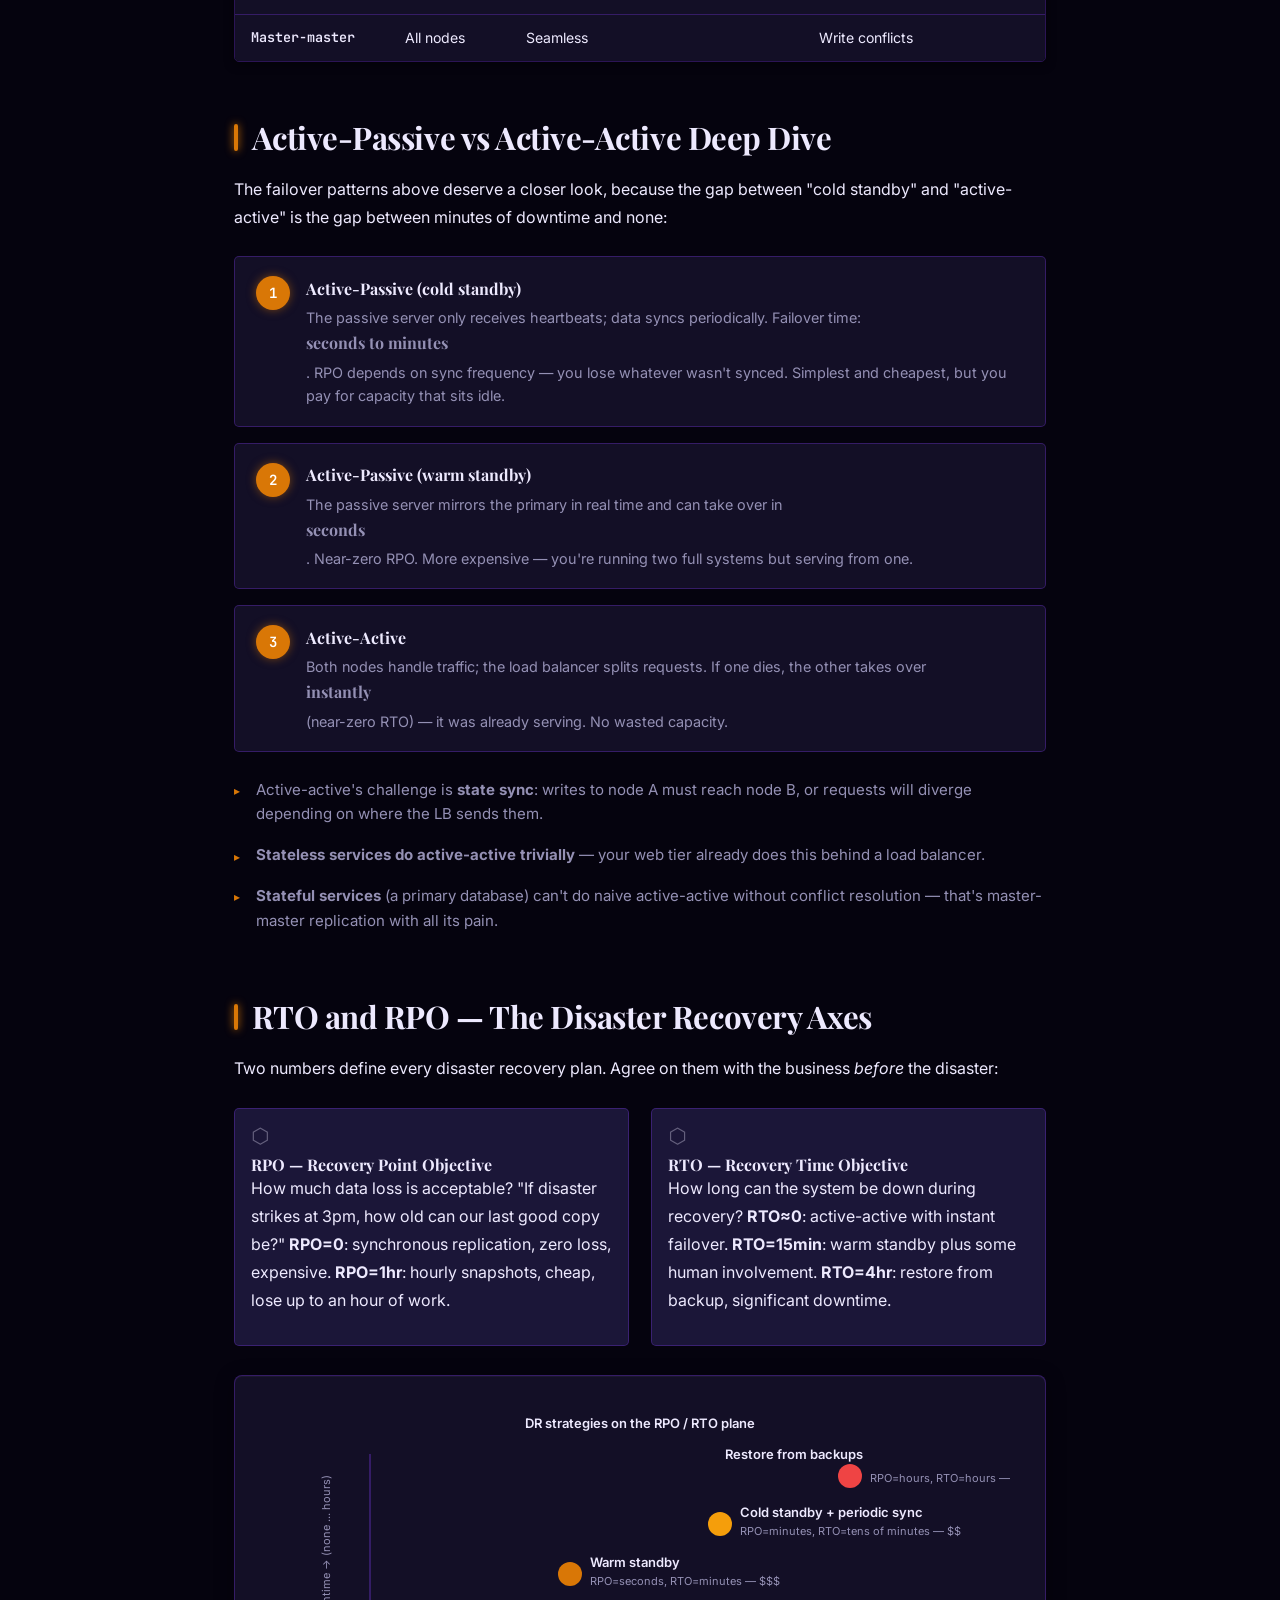
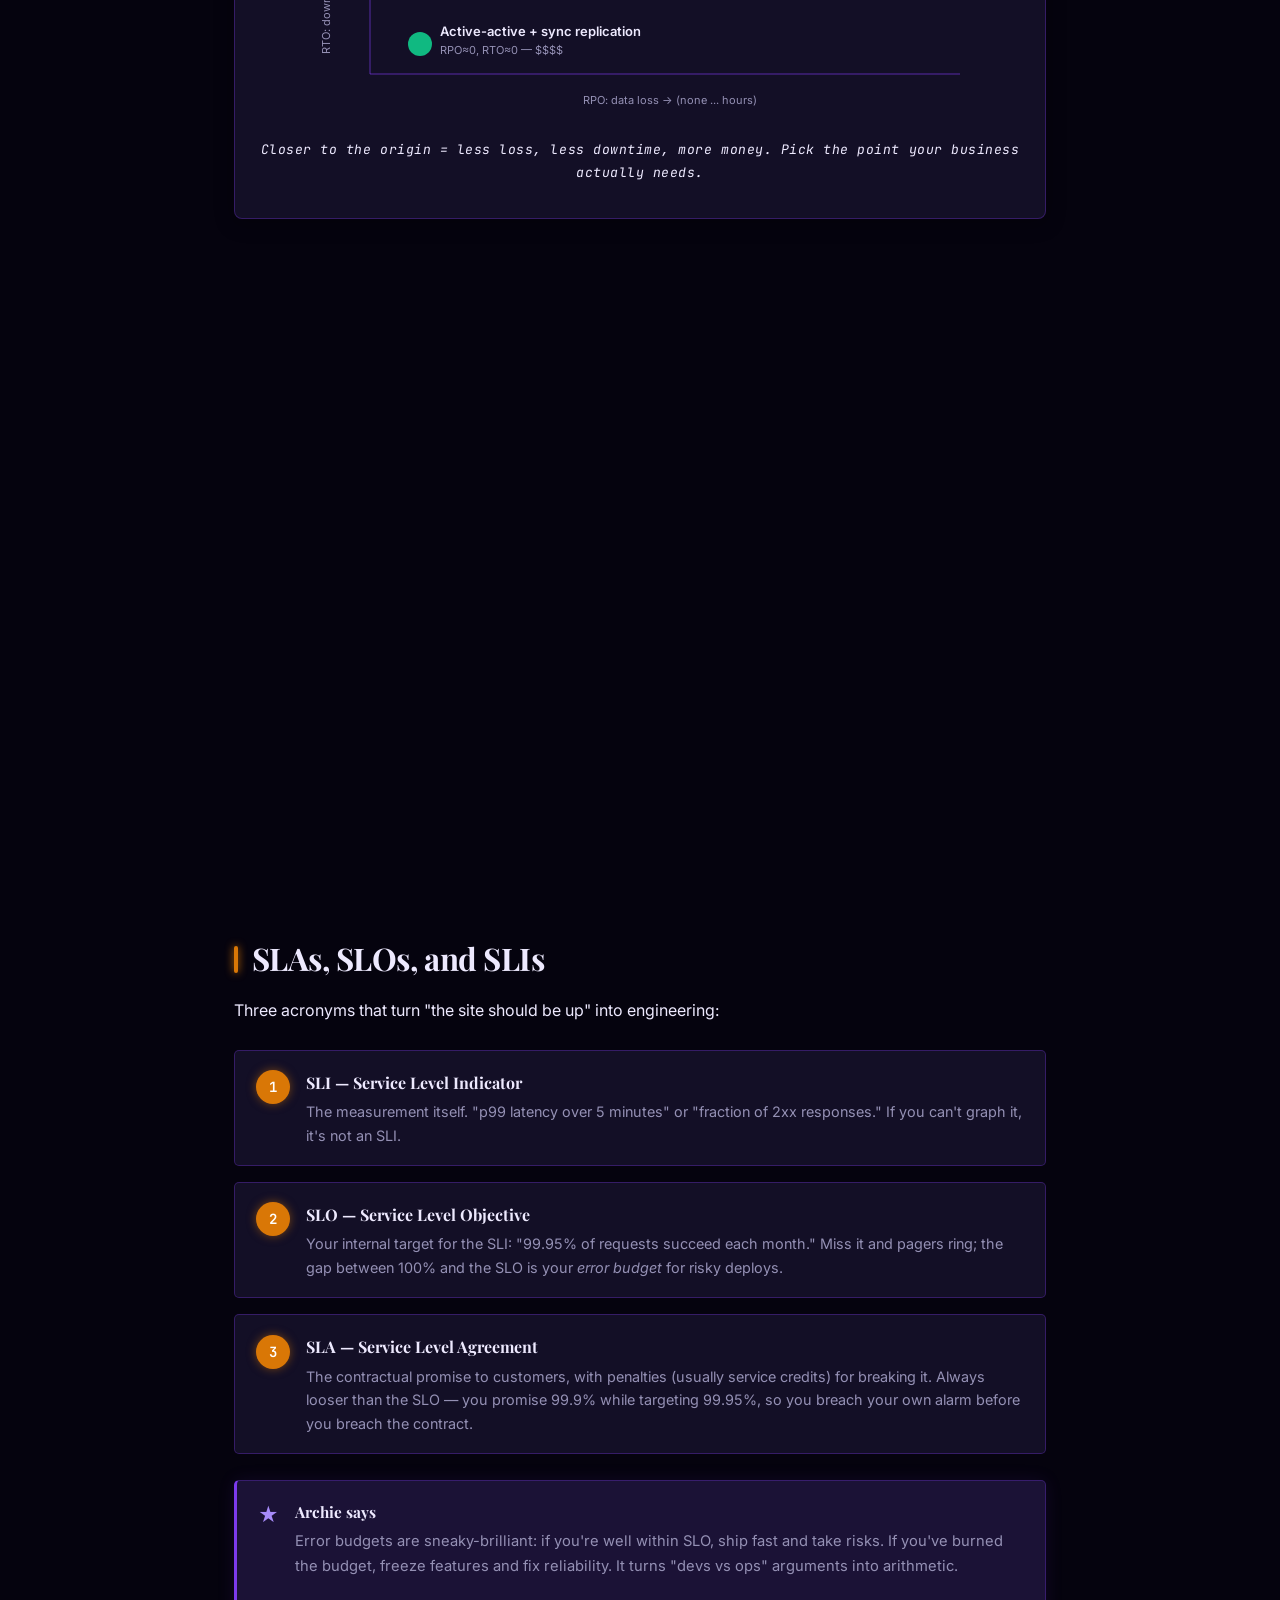
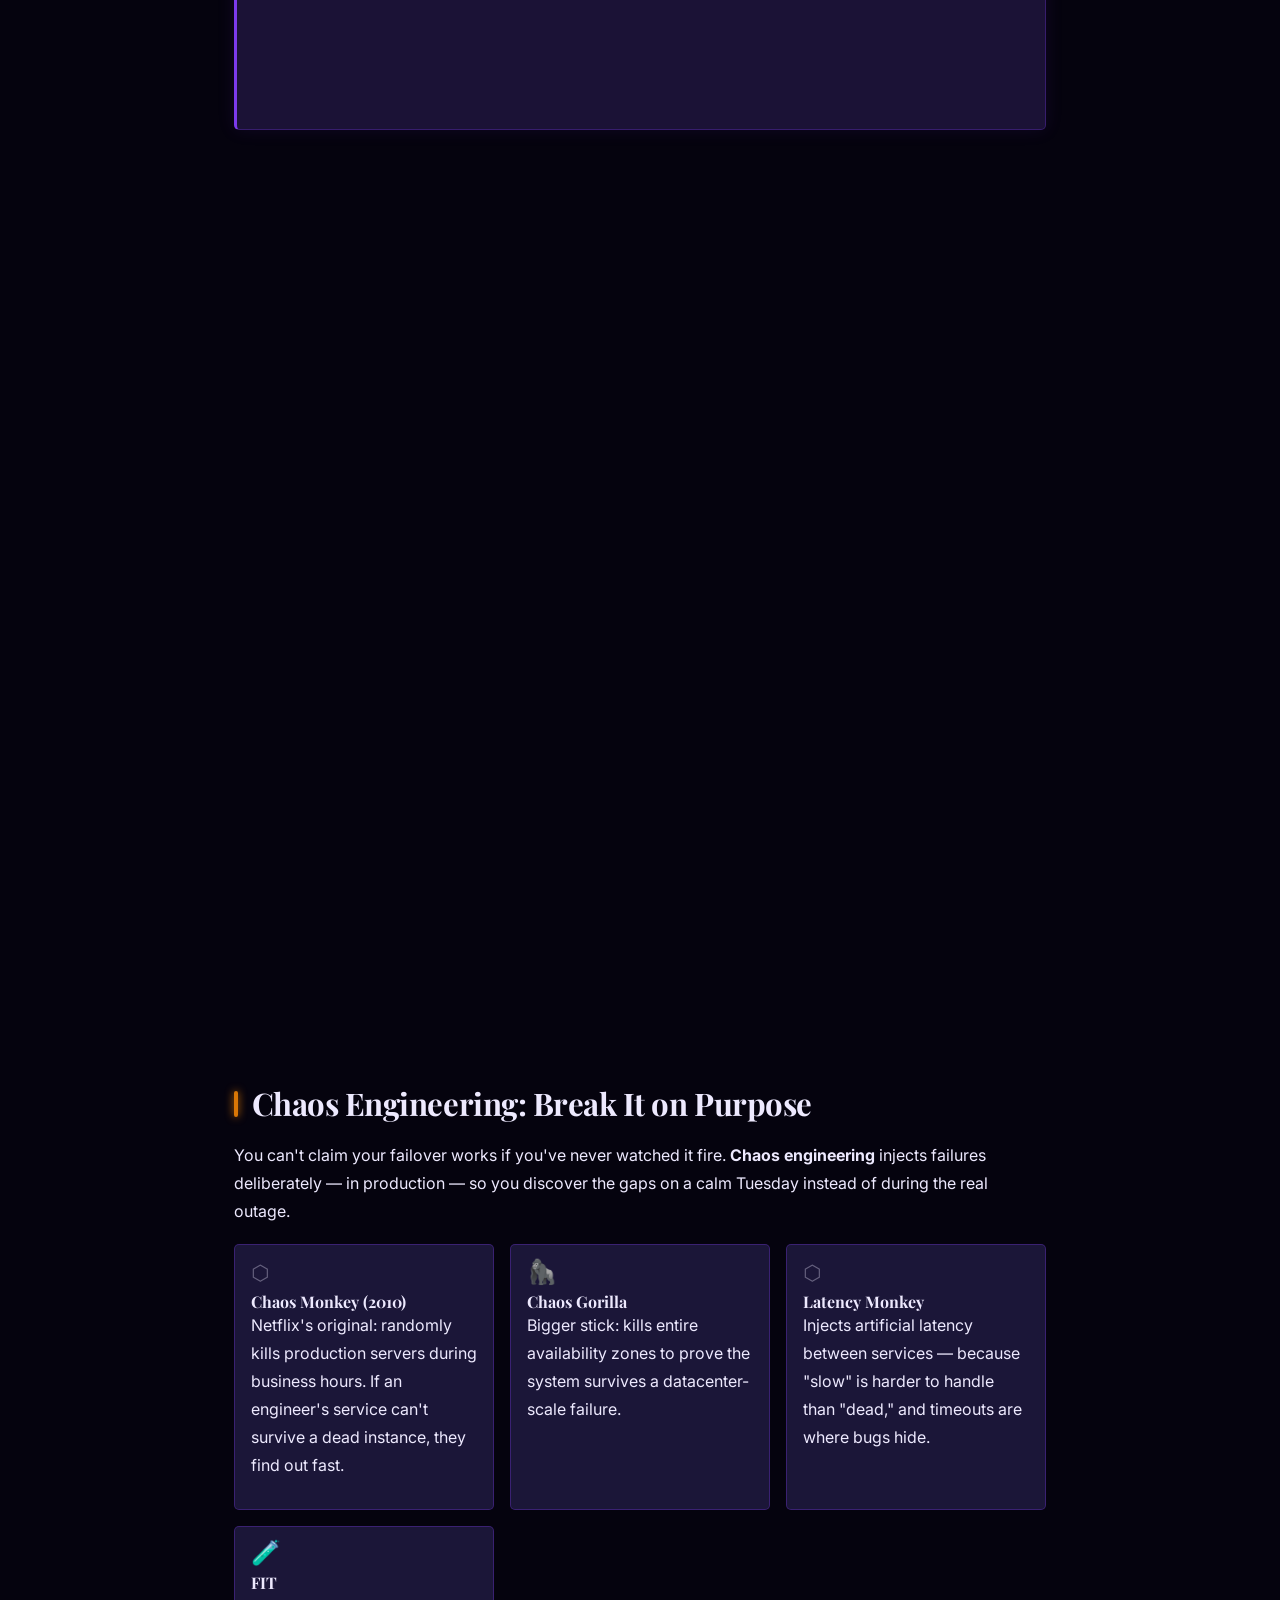
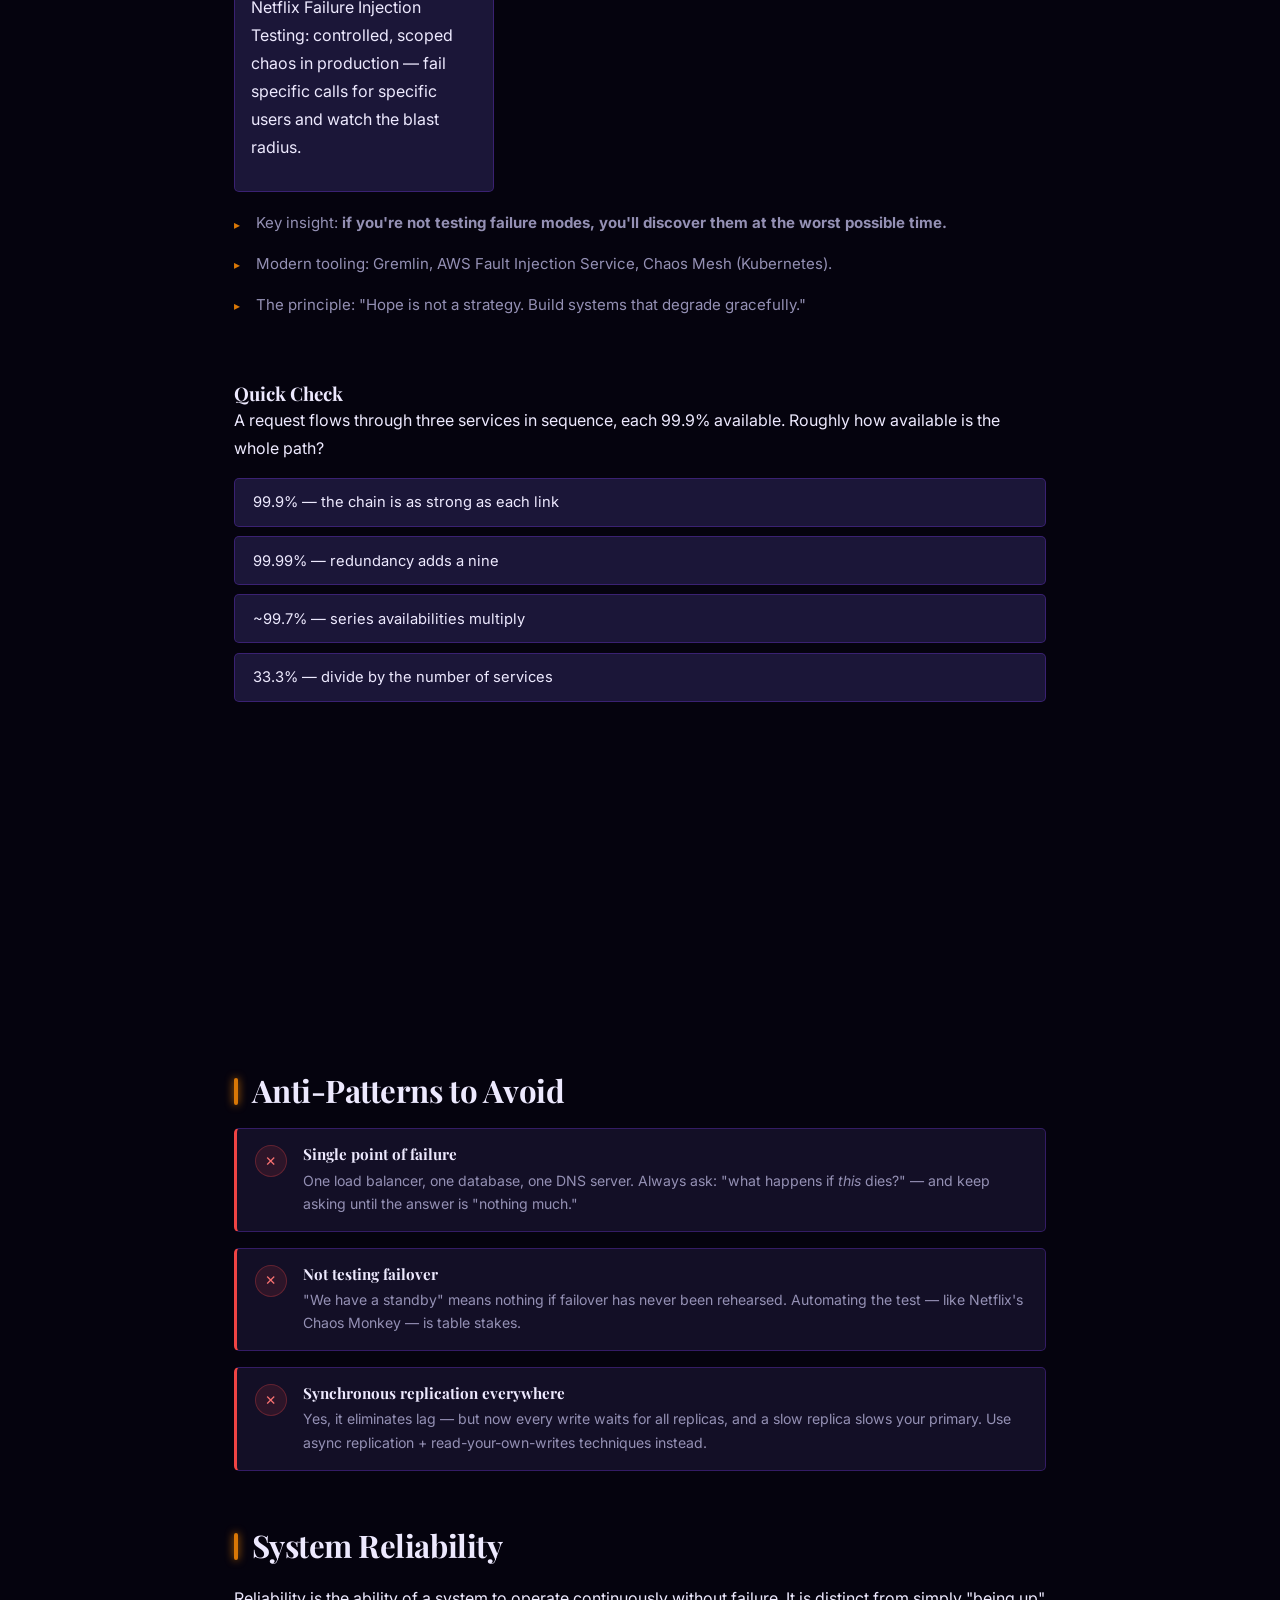
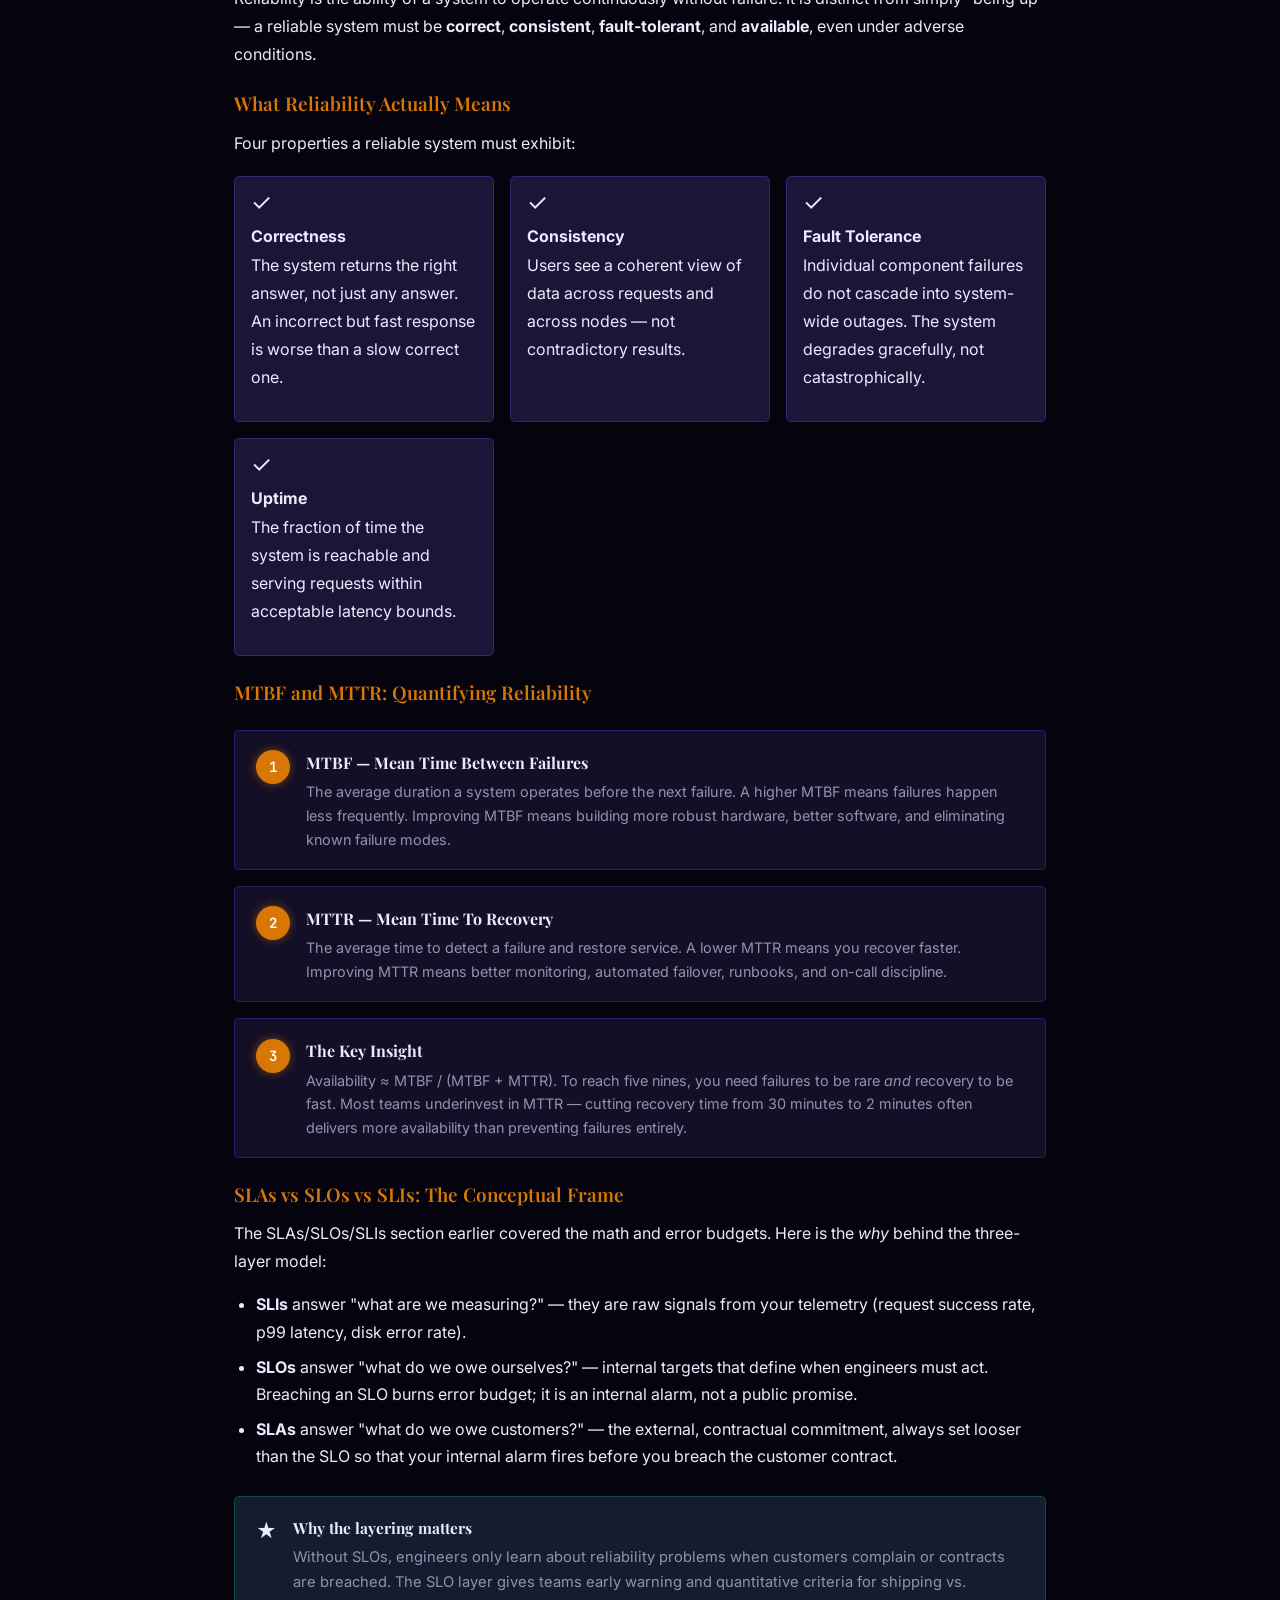
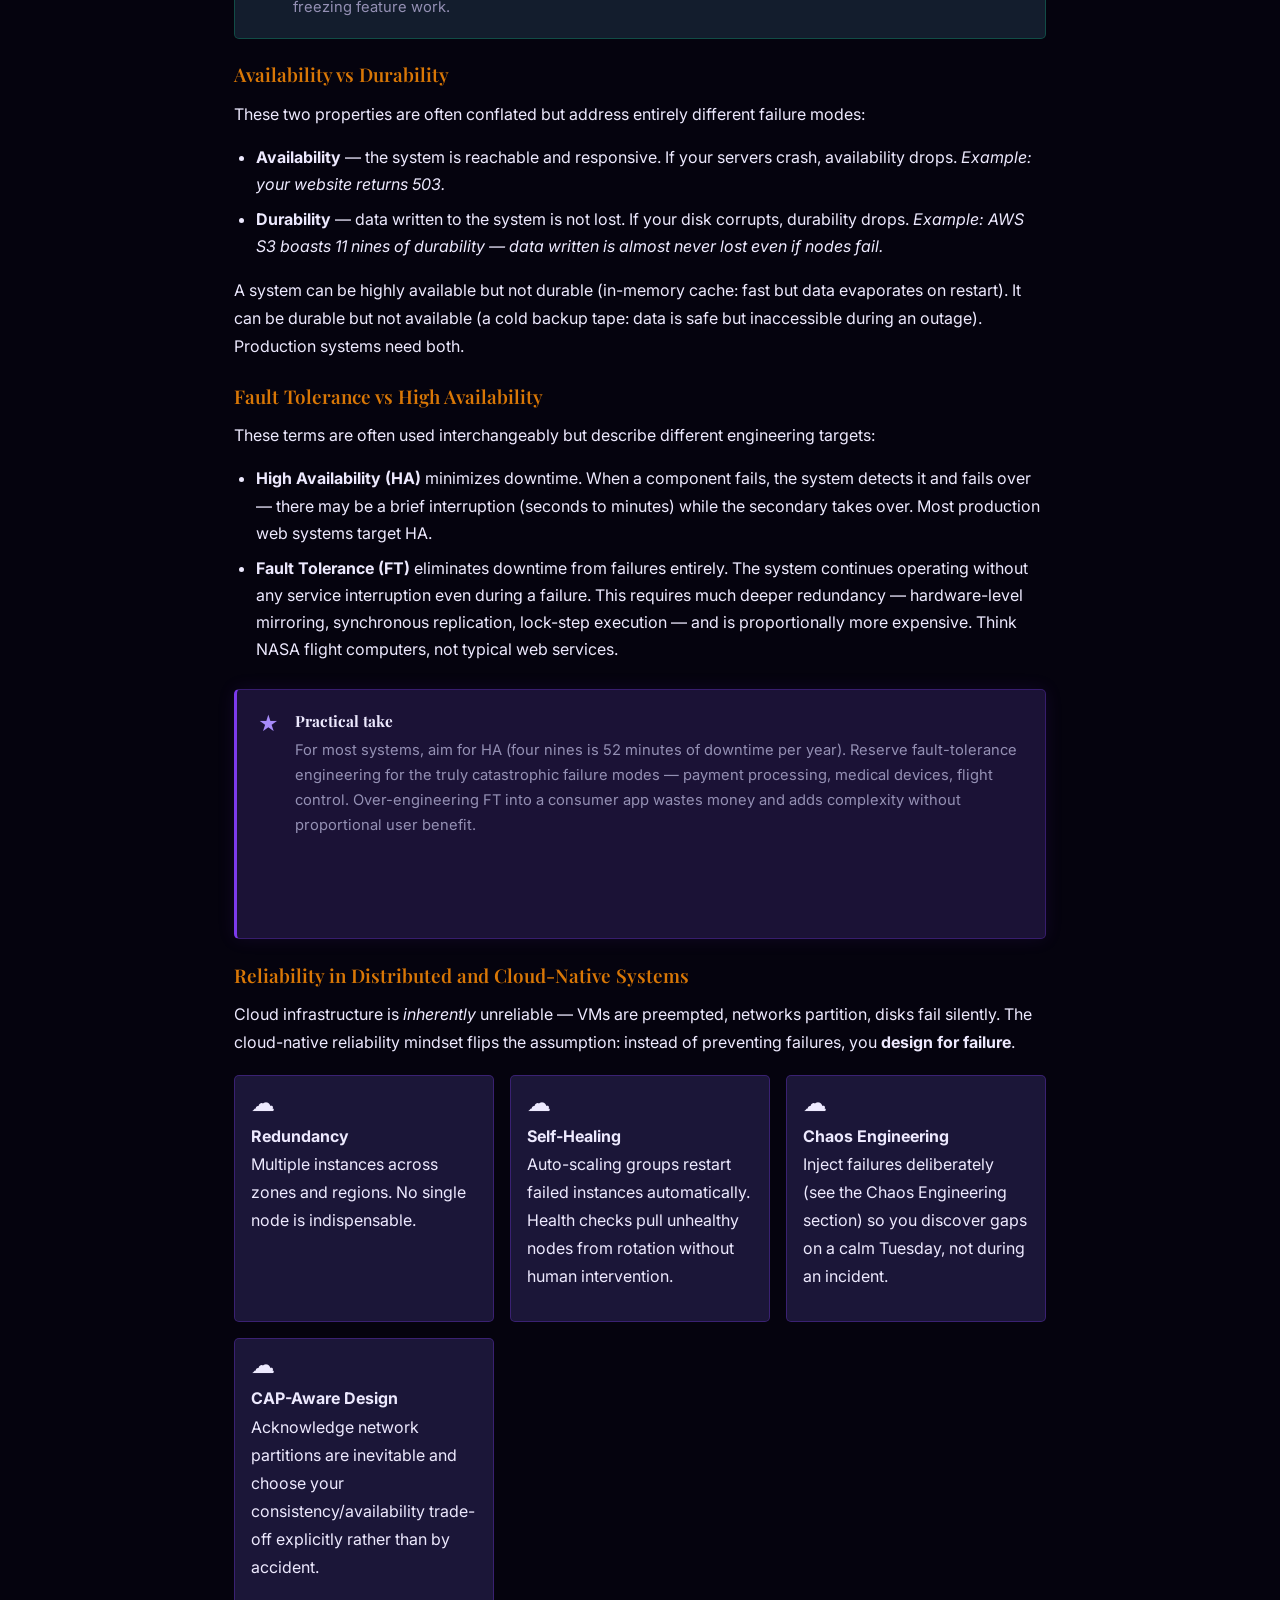
<file: topics/03-consistency-availability.html>
<!DOCTYPE html>
<html lang="en">
<head>
<meta charset="UTF-8">
<meta name="viewport" content="width=device-width, initial-scale=1.0">
<title>Consistency &amp; Availability Patterns — System Design Illustrated</title>
<meta name="description" content="Weak, eventual and strong consistency; failover and replication patterns; availability math and SLAs/SLOs/SLIs — explained with animations.">
<script>try{var t=localStorage.getItem('sdi-theme')||'dark';document.documentElement.setAttribute('data-theme',t)}catch(e){document.documentElement.setAttribute('data-theme','dark')}</script>
<link rel="stylesheet" href="../css/style.css">
</head>
<body data-topic="03" style="--topic-color:#D97706">

<div class="reading-progress"></div>

<nav class="navbar">
 <div class="nav-inner">
 <a href="../index.html" class="logo"><span class="logo-text">System Design Illustrated</span></a>
 <div class="nav-links">
 <a href="../index.html#topics">Topics</a>
 <a href="../index.html#about">About</a>
 <a href="12-interview-guide.html">Interview Guide</a>
 <button class="theme-toggle" id="themeToggle" aria-label="Toggle dark mode"></button>
 </div>
 </div>
</nav>

<header class="topic-header" style="--topic-color:#D97706">
 <div class="topic-header-inner">
 <div class="breadcrumb"><a href="../index.html">Home</a> / Topics / 03</div>
 <div class="topic-num-big">TOPIC 03</div>
 <h1>Consistency &amp; Availability Patterns </h1>
 <p class="subtitle">CAP tells you a trade-off exists. These patterns are how real systems actually make it — from "reads might lie for a moment" to "two datacenters, zero downtime."</p>
 <div class="topic-meta"><span class="tag">Intermediate</span><span class="tag"> 30 min read</span><span class="tag"> 9 concepts</span></div>
 </div>
</header>

<main class="topic-body">

 <!-- ============ AT A GLANCE ============ -->
 <div class="at-a-glance">
 <h3> At a Glance</h3>
 <ul>
 <li><strong>Consistency spectrum</strong>: weak → eventual → strong. Pick the cheapest each feature can tolerate.</li>
 <li><strong>Quorum math</strong>: with N replicas, W + R &gt; N guarantees reads see the latest write.</li>
 <li><strong>Vector clocks</strong> track causality without a global clock; <strong>CRDTs</strong> merge conflicts automatically.</li>
 <li><strong>Series availability multiplies down</strong>; parallel redundancy multiplies failure away.</li>
 <li><strong>RPO</strong> = how much data you can lose; <strong>RTO</strong> = how long you can be down.</li>
 <li>Retry with <strong>exponential backoff + jitter</strong>, and test failure with <strong>chaos engineering</strong>.</li>
 </ul>
 </div>

 <section class="section-block reveal">
 <h2>Consistency Patterns: How Stale Can a Read Be?</h2>
 <p>When data lives on multiple nodes, "what does a read return right after a write?" becomes a spectrum. Three useful points on it:</p>

 <h3>1. Weak consistency</h3>
 <p>After a write, reads <em>may or may not</em> ever see it. No promises. This sounds terrible until you realize it's perfect for real-time data where late information is worthless anyway: if you drop a few frames of a video call or a position update in a game, you want the <em>newest</em> data next, not a replay of the old.</p>
 <p><strong>Used by:</strong> VoIP, video chat, multiplayer game state, memcached under contention.</p>

 <h3>2. Eventual consistency</h3>
 <p>After a write, reads will see it <em>eventually</em> — typically within milliseconds to seconds — once replication catches up. The system converges to one truth, just not instantly.</p>
 <p><strong>Used by:</strong> DNS propagation, email delivery, S3 (historically), Amazon shopping carts, social media timelines.</p>

 <div class="diagram-box">
 <svg viewBox="0 0 740 240" role="img" aria-label="A write lands on one node, then propagates outward to replicas which fill in with color one by one">
 <text x="370" y="24" text-anchor="middle" class="svg-label">Eventual consistency: a write ripples outward</text>
 <!-- writer -->
 <text x="80" y="130" text-anchor="middle" style="font-size:24px"></text>
 <line x1="105" y1="125" x2="185" y2="125" class="svg-line svg-dash" style="stroke:#D97706"/>
 <!-- node 1 (written) -->
 <circle cx="225" cy="125" r="32" style="fill:#D97706" class="svg-node"/>
 <text x="225" y="131" text-anchor="middle" style="fill:#fff;font-weight:700;font-family:Poppins;font-size:13px">N1</text>
 <!-- propagation lines -->
 <line x1="257" y1="110" x2="408" y2="70" class="svg-line svg-dash" style="stroke:#F59E0B"/>
 <line x1="257" y1="140" x2="408" y2="180" class="svg-line svg-dash" style="stroke:#F59E0B"/>
 <!-- node 2 fills later -->
 <g class="seq seq-3"><circle cx="440" cy="62" r="28" style="fill:#D97706"/><text x="440" y="68" text-anchor="middle" style="fill:#fff;font-weight:700;font-family:Poppins;font-size:13px">N2</text></g>
 <circle cx="440" cy="62" r="28" style="fill:none;stroke:var(--border);stroke-width:2"/>
 <!-- node 3 fills even later -->
 <g class="seq seq-5"><circle cx="440" cy="188" r="28" style="fill:#D97706"/><text x="440" y="194" text-anchor="middle" style="fill:#fff;font-weight:700;font-family:Poppins;font-size:13px">N3</text></g>
 <circle cx="440" cy="188" r="28" style="fill:none;stroke:var(--border);stroke-width:2"/>
 <!-- readers -->
 <g class="seq seq-4"><text x="560" y="68" class="svg-soft">reader sees new value </text></g>
 <g class="seq seq-2"><text x="560" y="194" class="svg-soft">reader sees old value… for now</text></g>
 </svg>
 <p class="diagram-caption">N1 accepts the write instantly; N2 and N3 converge moments later. Readers in between may see history.</p>
 </div>

 <h3>3. Strong consistency</h3>
 <p>After a write completes, <em>every</em> read sees it, everywhere. Achieved by synchronous replication, quorums, or routing all reads through the leader. The price is latency (you wait for replicas) and reduced availability (no majority → no service).</p>
 <p><strong>Used by:</strong> bank ledgers, payment systems, seat/inventory reservation, anything in an RDBMS transaction, Google Spanner.</p>

 <div class="table-wrap">
 <table class="compare-table">
 <thead><tr><th>Pattern</th><th>Guarantee</th><th>Cost</th><th>Great for</th></tr></thead>
 <tbody>
 <tr><td>Weak</td><td>None — best effort</td><td>—</td><td>Calls, gaming, live telemetry</td></tr>
 <tr><td>Eventual</td><td>Converges after replication lag</td><td>Brief staleness</td><td>Feeds, carts, DNS, email</td></tr>
 <tr><td>Strong</td><td>Reads always see latest write</td><td>Latency + availability</td><td>Money, inventory, transactions</td></tr>
 </tbody>
 </table>
 </div>

 <div class="callout tip">
 <span class="co-icon">&#9733;</span>
 <div><strong>Mix per feature, not per system</strong>
 <p>One product can use all three. An e-commerce site reads product pages eventually-consistently, tracks your cart eventually, and charges your card strongly. Pick the cheapest consistency each feature can tolerate.</p></div>
 </div>
 </section>

 <!-- ============ QUORUM ============ -->
 <section class="section-block reveal">
 <h2>Quorum: The Math Behind Distributed Consensus</h2>
 <p>How do replicated systems offer strong consistency without routing everything through one leader? <strong>Quorums.</strong> With <strong>N</strong> replicas, require <strong>W</strong> nodes to acknowledge each write and consult <strong>R</strong> nodes on each read. The magic inequality:</p>
 <pre class="code-block" data-lang="math"><code><span class="c-k">W + R &gt; N</span> <span class="c-c"># strong consistency: read & write sets MUST overlap</span>

<span class="c-c"># Example: N=3, W=2, R=2 → W+R = 4 > 3</span>
<span class="c-c"># Any 2 written nodes overlap any 2 read nodes</span>
<span class="c-c"># → at least one node in every read has the latest write</span></code></pre>

 <div class="diagram-box">
 <svg viewBox="0 0 740 280" role="img" aria-label="Three replica nodes; a write lands on nodes 1 and 2, a read consults nodes 2 and 3, and node 2 in the overlap is highlighted as the one guaranteed to have the latest value">
 <text x="370" y="24" text-anchor="middle" class="svg-label">N=3, W=2, R=2 — the overlap node always has the truth</text>
 <!-- nodes -->
 <circle cx="220" cy="140" r="40" class="svg-node" style="fill:#D97706"/>
 <text x="220" y="147" text-anchor="middle" style="fill:#fff;font-weight:700;font-family:Poppins;font-size:15px">N1</text>
 <circle cx="370" cy="140" r="44" class="svg-node" style="fill:#D97706;animation-delay:.3s"/>
 <circle cx="370" cy="140" r="52" style="fill:none;stroke:#10B981;stroke-width:3" class="svg-draw"/>
 <text x="370" y="147" text-anchor="middle" style="fill:#fff;font-weight:700;font-family:Poppins;font-size:15px">N2</text>
 <circle cx="520" cy="140" r="40" class="svg-node" style="fill:#D97706;animation-delay:.6s"/>
 <text x="520" y="147" text-anchor="middle" style="fill:#fff;font-weight:700;font-family:Poppins;font-size:15px">N3</text>
 <!-- write arrows -->
 <g class="seq seq-2">
 <text x="120" y="70" class="svg-label"> write (W=2)</text>
 <line x1="170" y1="80" x2="210" y2="105" class="svg-line svg-dash" style="stroke:#DB2777"/>
 <line x1="230" y1="78" x2="350" y2="100" class="svg-line svg-dash" style="stroke:#DB2777"/>
 </g>
 <!-- read arrows -->
 <g class="seq seq-4">
 <text x="560" y="70" class="svg-label">read (R=2)</text>
 <line x1="600" y1="80" x2="540" y2="106" class="svg-line svg-dash" style="stroke:#10B981"/>
 <line x1="560" y1="78" x2="395" y2="102" class="svg-line svg-dash" style="stroke:#10B981"/>
 </g>
 <g class="seq seq-6"><text x="370" y="225" text-anchor="middle" class="svg-soft">N2 is in BOTH sets → the read is guaranteed to see the latest write </text></g>
 <text x="370" y="255" text-anchor="middle" class="svg-soft">W + R = 4 &gt; N = 3</text>
 </svg>
 <p class="diagram-caption">Whatever 2 nodes the write touches and whatever 2 nodes the read consults, at least one node is in both.</p>
 </div>

 <p>Tuning W and R lets you slide along the consistency/latency spectrum without changing the architecture:</p>
 <div class="table-wrap">
 <table class="compare-table">
 <thead><tr><th>Configuration (N=3)</th><th>Writes</th><th>Reads</th><th>Personality</th></tr></thead>
 <tbody>
 <tr><td>W=2, R=2</td><td>Medium</td><td>Medium</td><td>Balanced strong consistency</td></tr>
 <tr><td>W=1, R=3</td><td>Fast </td><td>Slow</td><td>Write-heavy workloads, consistent reads</td></tr>
 <tr><td>W=3, R=1</td><td>Slow</td><td>Fast </td><td>Read-heavy — like a CDN's profile</td></tr>
 <tr><td>W=1, R=1</td><td>Fast</td><td>Fast</td><td>W+R ≤ N → eventual consistency only</td></tr>
 </tbody>
 </table>
 </div>
 <p>Cassandra exposes exactly this: you choose a consistency level (ONE, QUORUM, ALL) <strong>per query</strong>, which is just choosing W and R on the fly.</p>
 </section>

 <!-- ============ VECTOR CLOCKS ============ -->
 <section class="section-block reveal">
 <h2>Vector Clocks — Tracking Causality</h2>
 <p>Distributed systems have no global clock — every machine's clock drifts, and NTP can only do so much. So how do you know which of two writes happened first, or whether they happened <em>concurrently</em>? <strong>Logical clocks.</strong></p>
 <p>The simplest logical clock is a counter each node increments on every event. A <strong>vector clock</strong> extends this: each node tracks a vector of counters, one slot per node — <code>[A:2, B:1, C:0]</code> means "I've seen 2 events from A, 1 from B, none from C."</p>
 <pre class="code-block" data-lang="pseudocode"><code><span class="c-c"># Vector clock rules (node A's perspective)</span>
<span class="c-k">on local event:</span>
 clock[<span class="c-s">"A"</span>] += <span class="c-n">1</span>

<span class="c-k">on send(message):</span>
 clock[<span class="c-s">"A"</span>] += <span class="c-n">1</span>
 message.clock = clock <span class="c-c"># piggyback the vector</span>

<span class="c-k">on receive(message):</span>
 <span class="c-k">for</span> node <span class="c-k">in</span> all_nodes: <span class="c-c"># elementwise max</span>
 clock[node] = max(clock[node], message.clock[node])
 clock[<span class="c-s">"A"</span>] += <span class="c-n">1</span>

<span class="c-c"># Comparing two versions:</span>
<span class="c-c"># [A:2,B:1] vs [A:3,B:1] → second DOMINATES → it's newer</span>
<span class="c-c"># [A:2,B:1] vs [A:1,B:2] → NEITHER dominates → concurrent → CONFLICT!</span></code></pre>
 <ul class="key-points">
 <li>If one vector is ≥ the other in every slot, it causally <strong>descends</strong> from it — safe to overwrite.</li>
 <li>If neither dominates, the writes were <strong>concurrent</strong> — the system has detected a genuine conflict instead of silently losing data.</li>
 <li>Used by DynamoDB for version tracking, plus Riak and CouchDB.</li>
 </ul>
 </section>

 <!-- ============ CRDTs ============ -->
 <section class="section-block reveal">
 <h2>CRDTs — Auto-Merging Conflicts</h2>
 <p>Vector clocks <em>detect</em> conflicts; someone still has to resolve them. <strong>Conflict-free Replicated Data Types</strong> go further: they're data structures mathematically designed so that any two divergent copies always merge to the same correct result — no coordination, no conflict resolution code.</p>
 <div class="cards-grid">
 <div class="mini-card">
 <span class="mc-icon"></span>
 <h4>G-Counter</h4>
 <p>Grow-only counter. Each node increments only its own slot; merge = elementwise max; total = sum of slots. No conflict is even possible.</p>
 </div>
 <div class="mini-card">
 <span class="mc-icon"></span>
 <h4>PN-Counter</h4>
 <p>Two G-Counters: one for increments, one for decrements. Value = P − N. Perfect for like counts and subscriber counts.</p>
 </div>
 <div class="mini-card">
 <span class="mc-icon"></span>
 <h4>LWW-Register</h4>
 <p>Last-Writer-Wins register with timestamps. Simplest CRDT — but if clocks skew, the "loser" write silently disappears. Use with care.</p>
 </div>
 </div>
 <div class="callout info">
 <span class="co-icon">&#9733;</span>
 <div><strong>CRDTs in the wild</strong>
 <p><strong>Figma</strong> uses CRDT-style techniques for collaborative editing — multiple designers editing the same layer simultaneously, merging without locks. <strong>Apple Notes</strong> sync, <strong>Riak</strong>, and <strong>Azure Cosmos DB</strong> all use CRDT-based approaches. When you need multi-master writes with zero coordination, CRDTs are the principled answer.</p></div>
 </div>
 </section>

 <section class="section-block reveal">
 <h2>Availability Patterns: Surviving Failure</h2>
 <p>Availability comes from one idea — <strong>redundancy</strong> — applied two ways: failover (a spare takes over) and replication (multiple copies serve at once).</p>

 <h3>Active-passive failover</h3>
 <p>One node serves traffic (active); a second waits in the wings (passive). They exchange <strong>heartbeats</strong> — periodic "still alive?" pings. If heartbeats stop, the passive node takes over the IP address or DNS name and starts serving.</p>
 <ul>
 <li><strong>Hot standby:</strong> fully running and synced — takeover in seconds.</li>
 <li><strong>Warm standby:</strong> running but lightly synced — takeover in minutes.</li>
 <li><strong>Cold standby:</strong> powered off until needed — cheapest, slowest to recover.</li>
 </ul>
 <p><em>Drawbacks:</em> you pay for hardware that's idle most of its life, and there's a blip of downtime during failover. If the standby's data lags, recent writes can be lost.</p>

 <h3>Active-active failover</h3>
 <p>Both nodes serve traffic simultaneously, with a load balancer (or geo-DNS) spreading requests between them. Lose one and the other simply absorbs the load. No idle hardware — but now both nodes must handle writes or share state, which drags in the replication problems below.</p>

 <h3>Master-slave (primary-replica) replication</h3>
 <p>One primary takes all writes and streams its change log to read-only replicas. Reads scale beautifully — just add replicas. The catch is <strong>replication lag</strong>: read a replica right after writing the primary and you might not see your own write. If the primary dies, a replica must be promoted (manually or via election), and unreplicated writes can vanish.</p>

 <h3>Master-master (multi-primary) replication</h3>
 <p>Every node accepts writes and syncs with the others. Survives any single node loss with no promotion dance — but two nodes can accept conflicting writes to the same row at the same moment. Now you need <strong>conflict resolution</strong>: last-writer-wins (data loss risk), CRDTs, or app-level merging. Many teams sidestep conflicts entirely by partitioning writes (odd IDs to node 1, even to node 2).</p>

 <div class="table-wrap">
 <table class="compare-table">
 <thead><tr><th>Pattern</th><th>Writes</th><th>Failure behavior</th><th>Main pain</th></tr></thead>
 <tbody>
 <tr><td>Active-passive</td><td>One node</td><td>Standby promoted on heartbeat loss</td><td>Idle spare, failover blip</td></tr>
 <tr><td>Active-active</td><td>Both nodes</td><td>Survivor absorbs traffic</td><td>State sync complexity</td></tr>
 <tr><td>Master-slave</td><td>Primary only</td><td>Replica promotion needed</td><td>Replication lag, lost tail writes</td></tr>
 <tr><td>Master-master</td><td>All nodes</td><td>Seamless</td><td>Write conflicts</td></tr>
 </tbody>
 </table>
 </div>
 </section>

 <!-- ============ ACTIVE-PASSIVE VS ACTIVE-ACTIVE DEEP DIVE ============ -->
 <section class="section-block reveal">
 <h2>Active-Passive vs Active-Active Deep Dive</h2>
 <p>The failover patterns above deserve a closer look, because the gap between "cold standby" and "active-active" is the gap between minutes of downtime and none:</p>
 <div class="steps">
 <div class="step-item"><div class="step-num">1</div><div><strong>Active-Passive (cold standby)</strong><p>The passive server only receives heartbeats; data syncs periodically. Failover time: <strong>seconds to minutes</strong>. RPO depends on sync frequency — you lose whatever wasn't synced. Simplest and cheapest, but you pay for capacity that sits idle.</p></div></div>
 <div class="step-item"><div class="step-num">2</div><div><strong>Active-Passive (warm standby)</strong><p>The passive server mirrors the primary in real time and can take over in <strong>seconds</strong>. Near-zero RPO. More expensive — you're running two full systems but serving from one.</p></div></div>
 <div class="step-item"><div class="step-num">3</div><div><strong>Active-Active</strong><p>Both nodes handle traffic; the load balancer splits requests. If one dies, the other takes over <strong>instantly</strong> (near-zero RTO) — it was already serving. No wasted capacity.</p></div></div>
 </div>
 <ul class="key-points">
 <li>Active-active's challenge is <strong>state sync</strong>: writes to node A must reach node B, or requests will diverge depending on where the LB sends them.</li>
 <li><strong>Stateless services do active-active trivially</strong> — your web tier already does this behind a load balancer.</li>
 <li><strong>Stateful services</strong> (a primary database) can't do naive active-active without conflict resolution — that's master-master replication with all its pain.</li>
 </ul>
 </section>

 <!-- ============ RTO / RPO ============ -->
 <section class="section-block reveal">
 <h2>RTO and RPO — The Disaster Recovery Axes</h2>
 <p>Two numbers define every disaster recovery plan. Agree on them with the business <em>before</em> the disaster:</p>
 <div class="two-col">
 <div class="mini-card">
 <span class="mc-icon"></span>
 <h4>RPO — Recovery Point Objective</h4>
 <p>How much data loss is acceptable? "If disaster strikes at 3pm, how old can our last good copy be?" <strong>RPO=0</strong>: synchronous replication, zero loss, expensive. <strong>RPO=1hr</strong>: hourly snapshots, cheap, lose up to an hour of work.</p>
 </div>
 <div class="mini-card">
 <span class="mc-icon"></span>
 <h4>RTO — Recovery Time Objective</h4>
 <p>How long can the system be down during recovery? <strong>RTO≈0</strong>: active-active with instant failover. <strong>RTO=15min</strong>: warm standby plus some human involvement. <strong>RTO=4hr</strong>: restore from backup, significant downtime.</p>
 </div>
 </div>

 <div class="diagram-box">
 <svg viewBox="0 0 740 320" role="img" aria-label="Two axis chart with RPO data loss on the x axis and RTO downtime on the y axis; active-active sits near the origin, warm standby in the middle, backup restore in the far corner">
 <text x="370" y="24" text-anchor="middle" class="svg-label">DR strategies on the RPO / RTO plane</text>
 <!-- axes -->
 <line x1="100" y1="270" x2="690" y2="270" class="svg-line" style="stroke:var(--border);stroke-width:2"/>
 <line x1="100" y1="270" x2="100" y2="50" class="svg-line" style="stroke:var(--border);stroke-width:2"/>
 <text x="400" y="300" text-anchor="middle" class="svg-soft">RPO: data loss → (none ... hours)</text>
 <text x="60" y="160" text-anchor="middle" class="svg-soft" transform="rotate(-90 60 160)">RTO: downtime → (none ... hours)</text>
 <!-- strategies -->
 <g class="seq seq-1">
 <circle cx="150" cy="240" r="12" style="fill:#10B981"/>
 <text x="170" y="232" class="svg-label">Active-active + sync replication</text>
 <text x="170" y="250" class="svg-soft">RPO≈0, RTO≈0 — $$$$</text>
 </g>
 <g class="seq seq-3">
 <circle cx="300" cy="170" r="12" style="fill:#D97706"/>
 <text x="320" y="163" class="svg-label">Warm standby</text>
 <text x="320" y="181" class="svg-soft">RPO=seconds, RTO=minutes — $$$</text>
 </g>
 <g class="seq seq-5">
 <circle cx="450" cy="120" r="12" style="fill:#F59E0B"/>
 <text x="470" y="113" class="svg-label">Cold standby + periodic sync</text>
 <text x="470" y="131" class="svg-soft">RPO=minutes, RTO=tens of minutes — $$</text>
 </g>
 <g class="seq seq-7">
 <circle cx="580" cy="72" r="12" style="fill:#EF4444"/>
 <text x="455" y="55" class="svg-label">Restore from backups</text>
 <text x="600" y="78" class="svg-soft">RPO=hours, RTO=hours — $</text>
 </g>
 </svg>
 <p class="diagram-caption">Closer to the origin = less loss, less downtime, more money. Pick the point your business actually needs.</p>
 </div>
 </section>

 <section class="section-block reveal">
 <h2>Availability Math: Series vs Parallel</h2>
 <p>This is the most useful arithmetic in this course. When a request must pass through services <strong>in sequence</strong>, availabilities <em>multiply</em> — and multiply means shrink:</p>
 <pre class="code-block" data-lang="math"><code><span class="c-c"># In series (request needs BOTH): availability drops</span>
LB(<span class="c-n">99.9%</span>) → App(<span class="c-n">99.9%</span>) = 0.999 × 0.999 ≈ <span class="c-n">99.8%</span>
add DB(<span class="c-n">99.9%</span>) = 0.999³ ≈ <span class="c-n">99.7%</span>

<span class="c-c"># In parallel (request needs EITHER): availability soars</span>
two 99.9% replicas = 1 − (0.001 × 0.001) = <span class="c-n">99.9999%</span></code></pre>
 <p>Every dependency you chain in series eats your nines; every redundant replica you add in parallel multiplies failure probabilities into oblivion. This single fact explains why architects obsess over removing synchronous dependencies and adding replicas.</p>

 <div class="callout warn">
 <span class="co-icon">&#9733;</span>
 <div><strong>The hidden series dependency</strong>
 <p>Parallel math only works if failures are <em>independent</em>. Two replicas in the same rack share a switch; two AZs share a region; everything shares your deploy pipeline. Correlated failures are why "five nines on paper" systems still make headlines.</p></div>
 </div>
 </section>

 <section class="section-block reveal">
 <h2>SLAs, SLOs, and SLIs</h2>
 <p>Three acronyms that turn "the site should be up" into engineering:</p>
 <div class="steps">
 <div class="step-item"><div class="step-num">1</div><div><strong>SLI — Service Level Indicator</strong><p>The measurement itself. "p99 latency over 5 minutes" or "fraction of 2xx responses." If you can't graph it, it's not an SLI.</p></div></div>
 <div class="step-item"><div class="step-num">2</div><div><strong>SLO — Service Level Objective</strong><p>Your internal target for the SLI: "99.95% of requests succeed each month." Miss it and pagers ring; the gap between 100% and the SLO is your <em>error budget</em> for risky deploys.</p></div></div>
 <div class="step-item"><div class="step-num">3</div><div><strong>SLA — Service Level Agreement</strong><p>The contractual promise to customers, with penalties (usually service credits) for breaking it. Always looser than the SLO — you promise 99.9% while targeting 99.95%, so you breach your own alarm before you breach the contract.</p></div></div>
 </div>

 <div class="callout archie">
 <span class="co-icon">&#9733;</span>
 <div><strong>Archie says</strong>
 <p>Error budgets are sneaky-brilliant: if you're well within SLO, ship fast and take risks. If you've burned the budget, freeze features and fix reliability. It turns "devs vs ops" arguments into arithmetic.</p></div>
 </div>
 </section>

 <!-- ============ EXPONENTIAL BACKOFF ============ -->
 <section class="section-block reveal">
 <h2>Exponential Backoff with Jitter</h2>
 <p>When a dependency fails, clients retry. Done naively, retries make outages <em>worse</em>:</p>
 <ul>
 <li><strong>Naive retry:</strong> fail → wait 1s → retry → fail → wait 1s → retry. Every client retries on the same schedule, so they all hammer the recovering service in synchronized waves — a <strong>thundering herd</strong> that knocks it right back down.</li>
 <li><strong>Exponential backoff:</strong> wait 1s, 2s, 4s, 8s, 16s… (with a max cap). Pressure decays instead of staying constant.</li>
 <li><strong>Jitter:</strong> add random noise — wait(1 + random(0,1)), wait(2 + random(0,2))… Clients desynchronize, spreading load evenly instead of arriving in spikes.</li>
 </ul>
 <pre class="code-block" data-lang="python"><code><span class="c-k">import</span> random, time

<span class="c-k">def</span> retry_with_backoff(operation, max_retries=<span class="c-n">5</span>, base=<span class="c-n">1.0</span>, cap=<span class="c-n">30.0</span>):
 <span class="c-k">for</span> attempt <span class="c-k">in</span> range(max_retries):
 <span class="c-k">try</span>:
 <span class="c-k">return</span> operation()
 <span class="c-k">except</span> TransientError:
 <span class="c-k">if</span> attempt == max_retries - <span class="c-n">1</span>:
 <span class="c-k">raise</span> <span class="c-c"># out of retries</span>
 backoff = min(cap, base * <span class="c-n">2</span> ** attempt) <span class="c-c"># 1, 2, 4, 8, 16…</span>
 sleep_for = random.uniform(<span class="c-n">0</span>, backoff) <span class="c-c"># "full jitter"</span>
 time.sleep(sleep_for) <span class="c-c"># clients desynchronize</span></code></pre>
 <div class="callout tip">
 <span class="co-icon">&#9733;</span>
 <div><strong>This is table stakes</strong>
 <p>The AWS SDK does exponential backoff with jitter <em>by default</em>. Any distributed system that retries needs it — AWS's own benchmarks showed full jitter cuts total work and completion time dramatically versus plain backoff.</p></div>
 </div>
 </section>

 <!-- ============ CHAOS ENGINEERING ============ -->
 <section class="section-block reveal">
 <h2>Chaos Engineering: Break It on Purpose</h2>
 <p>You can't claim your failover works if you've never watched it fire. <strong>Chaos engineering</strong> injects failures deliberately — in production — so you discover the gaps on a calm Tuesday instead of during the real outage.</p>
 <div class="cards-grid">
 <div class="mini-card">
 <span class="mc-icon"></span>
 <h4>Chaos Monkey (2010)</h4>
 <p>Netflix's original: randomly kills production servers during business hours. If an engineer's service can't survive a dead instance, they find out fast.</p>
 </div>
 <div class="mini-card">
 <span class="mc-icon">🦍</span>
 <h4>Chaos Gorilla</h4>
 <p>Bigger stick: kills entire availability zones to prove the system survives a datacenter-scale failure.</p>
 </div>
 <div class="mini-card">
 <span class="mc-icon"></span>
 <h4>Latency Monkey</h4>
 <p>Injects artificial latency between services — because "slow" is harder to handle than "dead," and timeouts are where bugs hide.</p>
 </div>
 <div class="mini-card">
 <span class="mc-icon">🧪</span>
 <h4>FIT</h4>
 <p>Netflix Failure Injection Testing: controlled, scoped chaos in production — fail specific calls for specific users and watch the blast radius.</p>
 </div>
 </div>
 <ul class="key-points">
 <li>Key insight: <strong>if you're not testing failure modes, you'll discover them at the worst possible time.</strong></li>
 <li>Modern tooling: Gremlin, AWS Fault Injection Service, Chaos Mesh (Kubernetes).</li>
 <li>The principle: "Hope is not a strategy. Build systems that degrade gracefully."</li>
 </ul>
 </section>

 <section class="section-block reveal">
 <div class="quiz">
 <h3>Quick Check</h3>
 <p class="quiz-q">A request flows through three services in sequence, each 99.9% available. Roughly how available is the whole path?</p>
 <div class="quiz-options">
 <button class="quiz-option">99.9% — the chain is as strong as each link</button>
 <button class="quiz-option">99.99% — redundancy adds a nine</button>
 <button class="quiz-option" data-correct="true">~99.7% — series availabilities multiply</button>
 <button class="quiz-option">33.3% — divide by the number of services</button>
 </div>
 <div class="quiz-feedback"> Exactly: 0.999 × 0.999 × 0.999 ≈ 0.997. Chaining services in series quietly triples your downtime — which is why architects fight to shorten synchronous call chains.</div>
 </div>
 </section>

 <!-- ============ INTERVIEW Q&A ============ -->
 <section class="section-block reveal">
 <h2>Interview Q&amp;A</h2>
 <div class="qa-list">
 <div class="qa-item">
 <button class="qa-question">How do you ensure read-your-own-writes consistency when using read replicas?</button>
 <div class="qa-answer">
 <p>Three approaches: (1) Route all reads to the primary immediately after a write from that user — sticky routing for N seconds. (2) Track the replication position (LSN in Postgres) and route reads only to a replica that's caught up to that point. (3) Use synchronous replication for writes — the replica is guaranteed up-to-date before the write is acknowledged. Trade-offs: (1) adds load to the primary, (2) requires replica-lag tracking, (3) increases write latency.</p>
 </div>
 </div>
 <div class="qa-item">
 <button class="qa-question">What's the difference between high availability and fault tolerance?</button>
 <div class="qa-answer">
 <p>HA means the system stays available despite failures — usually via redundancy and failover, which has some downtime window (seconds to minutes). Fault tolerance means the system continues operating without <em>any</em> service interruption even during a failure — much harder and more expensive (think NASA space shuttle computers with 5-way redundancy). In practice, most web systems aim for HA (99.99%), not true fault tolerance.</p>
 </div>
 </div>
 <div class="qa-item">
 <button class="qa-question">Walk me through designing a system that goes from 99.9% to 99.99% availability.</button>
 <div class="qa-answer">
 <p>You're going from ~8.8 hrs/year of downtime to ~52 min: (1) Eliminate single points of failure — add redundancy to DB, LB, cache. (2) Multi-AZ deployment — spread across availability zones so a datacenter fire doesn't kill you. (3) Automated failover — manual intervention is too slow. (4) Health checks and circuit breakers — detect failures in seconds, not minutes. (5) Blue-green deployments — zero-downtime deploys. (6) Comprehensive monitoring with &lt;1 min alert time. Each extra nine requires the previous nine plus more redundancy and better automation.</p>
 </div>
 </div>
 </div>
 </section>

 <!-- ============ ANTI-PATTERNS ============ -->
 <section class="section-block reveal">
 <h2>Anti-Patterns to Avoid</h2>
 <div class="antipatterns">
 <div class="antipattern-item">
 <span class="antipattern-icon"></span>
 <div class="antipattern-text">
 <h4>Single point of failure</h4>
 <p>One load balancer, one database, one DNS server. Always ask: "what happens if <em>this</em> dies?" — and keep asking until the answer is "nothing much."</p>
 </div>
 </div>
 <div class="antipattern-item">
 <span class="antipattern-icon"></span>
 <div class="antipattern-text">
 <h4>Not testing failover</h4>
 <p>"We have a standby" means nothing if failover has never been rehearsed. Automating the test — like Netflix's Chaos Monkey — is table stakes.</p>
 </div>
 </div>
 <div class="antipattern-item">
 <span class="antipattern-icon"></span>
 <div class="antipattern-text">
 <h4>Synchronous replication everywhere</h4>
 <p>Yes, it eliminates lag — but now every write waits for all replicas, and a slow replica slows your primary. Use async replication + read-your-own-writes techniques instead.</p>
 </div>
 </div>
 </div>
 </section>

 <!-- ============ SYSTEM RELIABILITY ============ -->
 <section class="section-block reveal">
 <h2>System Reliability</h2>
 <p>Reliability is the ability of a system to operate continuously without failure. It is distinct from simply "being up" — a reliable system must be <strong>correct</strong>, <strong>consistent</strong>, <strong>fault-tolerant</strong>, and <strong>available</strong>, even under adverse conditions.</p>

 <h3 style="margin-top:1.6rem;margin-bottom:0.8rem;color:var(--topic-color)">What Reliability Actually Means</h3>
 <p>Four properties a reliable system must exhibit:</p>
 <div class="cards-grid">
 <div class="mini-card"><span class="mc-icon">✓</span><div><strong>Correctness</strong><p>The system returns the right answer, not just any answer. An incorrect but fast response is worse than a slow correct one.</p></div></div>
 <div class="mini-card"><span class="mc-icon">✓</span><div><strong>Consistency</strong><p>Users see a coherent view of data across requests and across nodes — not contradictory results.</p></div></div>
 <div class="mini-card"><span class="mc-icon">✓</span><div><strong>Fault Tolerance</strong><p>Individual component failures do not cascade into system-wide outages. The system degrades gracefully, not catastrophically.</p></div></div>
 <div class="mini-card"><span class="mc-icon">✓</span><div><strong>Uptime</strong><p>The fraction of time the system is reachable and serving requests within acceptable latency bounds.</p></div></div>
 </div>

 <h3 style="margin-top:1.6rem;margin-bottom:0.8rem;color:var(--topic-color)">MTBF and MTTR: Quantifying Reliability</h3>
 <div class="steps">
 <div class="step-item"><div class="step-num">1</div><div><strong>MTBF — Mean Time Between Failures</strong><p>The average duration a system operates before the next failure. A higher MTBF means failures happen less frequently. Improving MTBF means building more robust hardware, better software, and eliminating known failure modes.</p></div></div>
 <div class="step-item"><div class="step-num">2</div><div><strong>MTTR — Mean Time To Recovery</strong><p>The average time to detect a failure and restore service. A lower MTTR means you recover faster. Improving MTTR means better monitoring, automated failover, runbooks, and on-call discipline.</p></div></div>
 <div class="step-item"><div class="step-num">3</div><div><strong>The Key Insight</strong><p>Availability ≈ MTBF / (MTBF + MTTR). To reach five nines, you need failures to be rare <em>and</em> recovery to be fast. Most teams underinvest in MTTR — cutting recovery time from 30 minutes to 2 minutes often delivers more availability than preventing failures entirely.</p></div></div>
 </div>

 <h3 style="margin-top:1.6rem;margin-bottom:0.8rem;color:var(--topic-color)">SLAs vs SLOs vs SLIs: The Conceptual Frame</h3>
 <p>The SLAs/SLOs/SLIs section earlier covered the math and error budgets. Here is the <em>why</em> behind the three-layer model:</p>
 <ul>
 <li><strong>SLIs</strong> answer "what are we measuring?" — they are raw signals from your telemetry (request success rate, p99 latency, disk error rate).</li>
 <li><strong>SLOs</strong> answer "what do we owe ourselves?" — internal targets that define when engineers must act. Breaching an SLO burns error budget; it is an internal alarm, not a public promise.</li>
 <li><strong>SLAs</strong> answer "what do we owe customers?" — the external, contractual commitment, always set looser than the SLO so that your internal alarm fires before you breach the customer contract.</li>
 </ul>
 <div class="callout tip">
 <span class="co-icon">&#9733;</span>
 <div><strong>Why the layering matters</strong>
 <p>Without SLOs, engineers only learn about reliability problems when customers complain or contracts are breached. The SLO layer gives teams early warning and quantitative criteria for shipping vs. freezing feature work.</p></div>
 </div>

 <h3 style="margin-top:1.6rem;margin-bottom:0.8rem;color:var(--topic-color)">Availability vs Durability</h3>
 <p>These two properties are often conflated but address entirely different failure modes:</p>
 <ul>
 <li><strong>Availability</strong> — the system is reachable and responsive. If your servers crash, availability drops. <em>Example: your website returns 503.</em></li>
 <li><strong>Durability</strong> — data written to the system is not lost. If your disk corrupts, durability drops. <em>Example: AWS S3 boasts 11 nines of durability — data written is almost never lost even if nodes fail.</em></li>
 </ul>
 <p>A system can be highly available but not durable (in-memory cache: fast but data evaporates on restart). It can be durable but not available (a cold backup tape: data is safe but inaccessible during an outage). Production systems need both.</p>

 <h3 style="margin-top:1.6rem;margin-bottom:0.8rem;color:var(--topic-color)">Fault Tolerance vs High Availability</h3>
 <p>These terms are often used interchangeably but describe different engineering targets:</p>
 <ul>
 <li><strong>High Availability (HA)</strong> minimizes downtime. When a component fails, the system detects it and fails over — there may be a brief interruption (seconds to minutes) while the secondary takes over. Most production web systems target HA.</li>
 <li><strong>Fault Tolerance (FT)</strong> eliminates downtime from failures entirely. The system continues operating without any service interruption even during a failure. This requires much deeper redundancy — hardware-level mirroring, synchronous replication, lock-step execution — and is proportionally more expensive. Think NASA flight computers, not typical web services.</li>
 </ul>
 <div class="callout archie">
 <span class="co-icon">&#9733;</span>
 <div><strong>Practical take</strong>
 <p>For most systems, aim for HA (four nines is 52 minutes of downtime per year). Reserve fault-tolerance engineering for the truly catastrophic failure modes — payment processing, medical devices, flight control. Over-engineering FT into a consumer app wastes money and adds complexity without proportional user benefit.</p></div>
 </div>

 <h3 style="margin-top:1.6rem;margin-bottom:0.8rem;color:var(--topic-color)">Reliability in Distributed and Cloud-Native Systems</h3>
 <p>Cloud infrastructure is <em>inherently</em> unreliable — VMs are preempted, networks partition, disks fail silently. The cloud-native reliability mindset flips the assumption: instead of preventing failures, you <strong>design for failure</strong>.</p>
 <div class="cards-grid">
 <div class="mini-card"><span class="mc-icon">☁</span><div><strong>Redundancy</strong><p>Multiple instances across zones and regions. No single node is indispensable.</p></div></div>
 <div class="mini-card"><span class="mc-icon">☁</span><div><strong>Self-Healing</strong><p>Auto-scaling groups restart failed instances automatically. Health checks pull unhealthy nodes from rotation without human intervention.</p></div></div>
 <div class="mini-card"><span class="mc-icon">☁</span><div><strong>Chaos Engineering</strong><p>Inject failures deliberately (see the Chaos Engineering section) so you discover gaps on a calm Tuesday, not during an incident.</p></div></div>
 <div class="mini-card"><span class="mc-icon">☁</span><div><strong>CAP-Aware Design</strong><p>Acknowledge network partitions are inevitable and choose your consistency/availability trade-off explicitly rather than by accident.</p></div></div>
 </div>
 </section>

 <!-- ============ RELIABILITY & AVAILABILITY INTERVIEW Q&A ============ -->
 <section class="section-block reveal">
 <div class="section-badge">Interview Prep</div>
 <h2>Reliability &amp; Availability Interview Questions</h2>
 <p>Key questions on high availability, fault tolerance, reliability, and disaster recovery.</p>

 <h3 style="margin-top:1.6rem;margin-bottom:0.8rem;color:var(--topic-color)">High Availability, Fault Tolerance &amp; Failover Questions</h3>
 <div class="qa-list">
 <div class="qa-item">
  <button class="qa-question">What is High Availability (HA) and why is it important in system design? <span class="qa-chevron">▾</span></button>
  <div class="qa-answer">
  <p><strong>High Availability (HA)</strong> refers to the ability of a system or component to be continuously operational and available with minimal downtime. The goal is to ensure that services are accessible and functional as much as possible, with systems designed to handle failures gracefully without significant disruption.</p>
  <p>HA is crucial because modern systems — especially web-based applications — need to be reliable 24/7 to meet user expectations. Even short periods of downtime can lead to <strong>revenue loss</strong>, <strong>reputational damage</strong>, and <strong>customer dissatisfaction</strong>. Designing for HA means the system can withstand failures without causing prolonged service interruptions, ensuring a seamless user experience.</p>
  </div>
 </div>
 <div class="qa-item">
  <button class="qa-question">Describe the difference between active-active and active-passive redundancy. When would you choose one over the other? <span class="qa-chevron">▾</span></button>
  <div class="qa-answer">
  <p><strong>Active-Active:</strong> Multiple instances run in parallel sharing the workload. If one fails, others immediately take over with no service interruption. Provides better <strong>fault tolerance and load distribution</strong> but is more complex.</p>
  <p><strong>Active-Passive:</strong> One active node handles all traffic; passive nodes remain idle on standby until a failure occurs. Simpler to set up but may involve <strong>longer recovery times</strong> since the passive system must "take over" during failover.</p>
  <p><strong>When to choose:</strong> Active-Active when high fault tolerance, continuous operation, and load balancing are critical (mission-critical, high-traffic). Active-Passive when cost is a concern and the application can tolerate brief failover downtime.</p>
  </div>
 </div>
 <div class="qa-item">
  <button class="qa-question">What is fault tolerance, and how does it differ from high availability? <span class="qa-chevron">▾</span></button>
  <div class="qa-answer">
  <p><strong>Fault Tolerance</strong> is the ability of a system to continue operating even if one or more components fail. A fault-tolerant system maintains functionality and minimizes disruption through redundancy, failover mechanisms, and error detection.</p>
  <p><strong>Key difference from HA:</strong> High availability focuses on <em>minimizing</em> downtime — a server failure might trigger a failover with a brief interruption. Fault tolerance goes further by ensuring the system continues operating <em>without any downtime at all</em> during a failure. This requires much deeper investment — think redundant power supplies, memory mirroring, or NASA-style lock-step execution.</p>
  <p>In practice: most web systems aim for HA (99.99%). True fault tolerance is reserved for medical devices, flight control, and financial core systems.</p>
  </div>
 </div>
 <div class="qa-item">
  <button class="qa-question">What is graceful degradation, and how does it improve user experience during a system failure? <span class="qa-chevron">▾</span></button>
  <div class="qa-answer">
  <p><strong>Graceful degradation</strong> means designing a system so that it continues to function with limited features or reduced performance when a failure occurs — rather than failing completely.</p>
  <p><strong>Examples:</strong></p>
  <ul>
  <li>A shopping website with a payment outage still lets users browse and add items to cart rather than showing a complete "site down" error.</li>
  <li>A video streaming service degrades to lower resolution when bandwidth is constrained, so users can still watch.</li>
  </ul>
  <p>This approach maintains user trust by avoiding complete failure and helping preserve some functionality during outages.</p>
  </div>
 </div>
 <div class="qa-item">
  <button class="qa-question">How do load balancers contribute to high availability in a distributed system? <span class="qa-chevron">▾</span></button>
  <div class="qa-answer">
  <p>Load balancers distribute incoming traffic across multiple servers or service instances, preventing any single instance from becoming overloaded or becoming a single point of failure.</p>
  <p><strong>Contribution to HA:</strong></p>
  <ul>
  <li><strong>Fault Tolerance:</strong> If one server fails, the load balancer automatically redirects traffic to healthy servers — zero downtime for the user.</li>
  <li><strong>Scalability:</strong> Instances can be added or removed based on traffic, keeping the system responsive under varying load.</li>
  <li><strong>Traffic Distribution:</strong> Ensures no single component becomes a bottleneck, reducing the probability of failure from overloading.</li>
  </ul>
  </div>
 </div>
 <div class="qa-item">
  <button class="qa-question">What is failover, and how does it help maintain availability during system failure? <span class="qa-chevron">▾</span></button>
  <div class="qa-answer">
  <p><strong>Failover</strong> is the process by which a system automatically shifts to a backup system or component when the primary system fails. This ensures continuity of service during failures without requiring manual intervention.</p>
  <p><strong>How it helps:</strong></p>
  <ul>
  <li><strong>Minimizes Downtime:</strong> The system quickly switches to a secondary server, database, or resource without causing significant downtime.</li>
  <li><strong>Improves Fault Tolerance:</strong> Ensures systems continue running even when components become unavailable.</li>
  <li><strong>Example:</strong> In a web application, if the primary server goes down, a failover system immediately shifts traffic to a secondary server, allowing the service to continue without interruption.</li>
  </ul>
  </div>
 </div>
 <div class="qa-item">
  <button class="qa-question">How can health monitoring and self-healing systems improve system reliability and availability? <span class="qa-chevron">▾</span></button>
  <div class="qa-answer">
  <p><strong>Health Monitoring</strong> continuously checks the status of system components (servers, databases, services) to ensure they are functioning correctly. If a failure is detected, the system triggers recovery actions or alerts.</p>
  <p><strong>Self-Healing Systems</strong> automatically detect issues and take corrective actions without human intervention — restarting failed services, replacing unhealthy nodes, or scaling resources dynamically.</p>
  <p><strong>How they help:</strong></p>
  <ul>
  <li><strong>Proactive Fault Detection:</strong> Detect and address issues before they lead to significant failures.</li>
  <li><strong>Automated Recovery:</strong> Reduces downtime by eliminating manual intervention lag.</li>
  <li><strong>Example:</strong> AWS uses health checks to ensure EC2 instances are operational. If an instance fails, the system automatically replaces it with a new one, maintaining service availability.</li>
  </ul>
  </div>
 </div>
 </div>

 <h3 style="margin-top:1.6rem;margin-bottom:0.8rem;color:var(--topic-color)">System Reliability Questions</h3>
 <div class="qa-list">
 <div class="qa-item">
  <button class="qa-question">What is system reliability, and why is it important in system design? <span class="qa-chevron">▾</span></button>
  <div class="qa-answer">
  <p><strong>System reliability</strong> is the ability of a system to consistently perform its intended function without failure over a specified period. In system design, reliability ensures:</p>
  <ul>
  <li>Minimal downtime</li>
  <li>Consistent user experience</li>
  <li>Protection of data and transactions</li>
  <li>Trust in the system's behavior under stress or failure</li>
  </ul>
  <p>High reliability is especially critical in <strong>distributed systems</strong>, <strong>mission-critical applications</strong> (banking, healthcare), and <strong>cloud-native environments</strong> where failure can cascade across services.</p>
  </div>
 </div>
 <div class="qa-item">
  <button class="qa-question">Explain the difference between availability and durability with real-world examples. <span class="qa-chevron">▾</span></button>
  <div class="qa-answer">
  <p><strong>Availability</strong> means the system is accessible and operational when needed. <em>Example: a website being online 24/7 with minimal downtime.</em></p>
  <p><strong>Durability</strong> refers to the ability to retain and preserve data without loss. <em>Example: data written to AWS S3 is not lost even if a node fails.</em></p>
  <p><strong>Analogy:</strong> Think of availability as whether the ATM is working, and durability as whether your money is still in your account. You can have one without the other — an in-memory cache is fast and available but not durable; a cold backup tape is durable but not available during an outage.</p>
  </div>
 </div>
 <div class="qa-item">
  <button class="qa-question">What are MTBF and MTTR? How do they relate to each other? <span class="qa-chevron">▾</span></button>
  <div class="qa-answer">
  <p><strong>MTBF (Mean Time Between Failures):</strong> Average time between two consecutive failures. Measures how reliable a system is — higher is better.</p>
  <p><strong>MTTR (Mean Time To Recovery):</strong> Average time to restore service after a failure. Measures resilience and repair efficiency — lower is better.</p>
  <p><strong>Relationship:</strong> Availability ≈ MTBF / (MTBF + MTTR). To maximize availability, you need failures to be rare (high MTBF) <em>and</em> recovery to be fast (low MTTR). Most teams underinvest in MTTR — cutting recovery time from 30 minutes to 2 minutes often improves availability more than preventing additional failures.</p>
  </div>
 </div>
 <div class="qa-item">
  <button class="qa-question">How do SLAs help define system reliability expectations? <span class="qa-chevron">▾</span></button>
  <div class="qa-answer">
  <p><strong>SLAs (Service Level Agreements)</strong> are formal contracts between service providers and customers that define:</p>
  <ul>
  <li>Expected uptime/availability (e.g., 99.9% uptime)</li>
  <li>MTTR and support response times</li>
  <li>Penalties for failure to meet guarantees (typically service credits)</li>
  </ul>
  <p>SLAs create clear reliability goals, help prioritize engineering efforts, and hold teams accountable for reliability metrics. They also drive the SLO/SLI layering — the internal SLO target is always stricter than the SLA so that internal alarms fire before a customer contract is breached.</p>
  </div>
 </div>
 <div class="qa-item">
  <button class="qa-question">How would you design a system to ensure 99.99% availability? <span class="qa-chevron">▾</span></button>
  <div class="qa-answer">
  <p>To achieve 99.99% ("four nines" — ~52 minutes of downtime per year):</p>
  <ul>
  <li><strong>Redundancy:</strong> Multiple instances across availability zones and regions — no single node is indispensable.</li>
  <li><strong>Load balancing and failover:</strong> Health checks pull failed instances from rotation automatically.</li>
  <li><strong>Graceful degradation:</strong> Non-critical features shed load before core functionality degrades.</li>
  <li><strong>Auto-healing:</strong> Auto-scaling groups restart or replace failed instances without manual intervention.</li>
  <li><strong>Distributed storage:</strong> Multi-AZ databases (e.g., RDS Multi-AZ) with automated failover.</li>
  <li><strong>Chaos engineering:</strong> Continuously test failure scenarios so you discover gaps before they become incidents.</li>
  </ul>
  <p><strong>Example:</strong> Multi-AZ setup in AWS with auto-scaling groups, health checks, circuit breakers, and retry-with-backoff at the application layer.</p>
  </div>
 </div>
 <div class="qa-item">
  <button class="qa-question">One of your microservices goes down frequently. How do you identify and fix the reliability issues? <span class="qa-chevron">▾</span></button>
  <div class="qa-answer">
  <p>Systematic approach:</p>
  <ul>
  <li><strong>Step 1:</strong> Check monitoring and alert logs for patterns — memory leaks, CPU spikes, OOM kills, GC pauses.</li>
  <li><strong>Step 2:</strong> Analyze failure rate vs. expected MTBF to understand if failures are increasing in frequency.</li>
  <li><strong>Step 3:</strong> Review recent code deployments and infrastructure changes — correlate with failure timestamps.</li>
  <li><strong>Step 4:</strong> Add <strong>circuit breakers</strong>, <strong>retries with backoff</strong>, or <strong>bulkheads</strong> to improve resilience against downstream dependencies.</li>
  <li><strong>Step 5:</strong> Add observability (distributed tracing, structured logging) to understand root cause at the request level.</li>
  </ul>
  <p>Use SRE practices like <strong>blameless postmortems</strong> to identify systemic issues and prevent recurrence.</p>
  </div>
 </div>
 <div class="qa-item">
  <button class="qa-question">How would you improve reliability in a system with high user traffic and data volume? <span class="qa-chevron">▾</span></button>
  <div class="qa-answer">
  <ul>
  <li><strong>Scale horizontally</strong> using stateless services so any instance can serve any request.</li>
  <li><strong>Partition/shard databases</strong> to distribute data volume and query load.</li>
  <li><strong>Use message queues</strong> (e.g., Kafka) to decouple services and absorb traffic spikes without cascading failures.</li>
  <li><strong>Implement caching</strong> (e.g., Redis) to reduce repeated load on databases.</li>
  <li><strong>Apply rate limiting and throttling</strong> to protect downstream services from being overwhelmed.</li>
  <li><strong>Optimize MTTR</strong> with autoscaling groups and self-healing infrastructure.</li>
  </ul>
  <p><strong>Example stack:</strong> Kafka for event ingestion, Redis for caching, PostgreSQL read replicas for query load distribution.</p>
  </div>
 </div>
 <div class="qa-item">
  <button class="qa-question">Describe how redundancy and failover can be applied in cloud-native systems to improve reliability. <span class="qa-chevron">▾</span></button>
  <div class="qa-answer">
  <ul>
  <li>Deploy services in <strong>multiple availability zones or regions</strong> to tolerate data center failures.</li>
  <li>Use <strong>health checks with load balancers</strong> to reroute traffic away from unhealthy instances automatically.</li>
  <li>Leverage <strong>managed services</strong> (e.g., RDS Multi-AZ, DynamoDB global tables) that handle replication and failover internally.</li>
  <li>Automate failover using DNS-based routing tools like <strong>AWS Route 53</strong> (geo DNS) or <strong>Azure Traffic Manager</strong>.</li>
  <li>Maintain <strong>replication and backup recovery plans</strong> tested regularly via DR drills.</li>
  </ul>
  <p>Redundancy prevents single points of failure; failover ensures continuity when failures inevitably occur.</p>
  </div>
 </div>
 <div class="qa-item">
  <button class="qa-question">Tell me about a time you had to choose between performance and reliability. <span class="qa-chevron">▾</span></button>
  <div class="qa-answer">
  <p><strong>Sample answer:</strong> "On a real-time analytics dashboard, we initially fetched live data directly from the primary database to ensure up-to-the-second accuracy. However, this increased query load significantly and degraded reliability during traffic spikes. We chose to introduce a 15-second cache layer, accepting a slight staleness in the dashboard to greatly improve system stability and reduce MTTR during peak hours."</p>
  <p><strong>Framework for answering:</strong> Identify the trade-off explicitly (latency vs. consistency, throughput vs. durability), describe how you quantified the cost of each option, state what drove the decision (user impact, SLO budget, business priority), and explain how you monitored the outcome.</p>
  </div>
 </div>
 <div class="qa-item">
  <button class="qa-question">How would you ensure high reliability without over-engineering a system? <span class="qa-chevron">▾</span></button>
  <div class="qa-answer">
  <ul>
  <li><strong>Start with SLAs</strong> to define clear, bounded reliability goals — don't design for five nines when three nines meets the requirement.</li>
  <li><strong>Apply the Pareto Principle:</strong> find the 20% of failure modes causing 80% of downtime and fix those first.</li>
  <li><strong>Incremental improvement:</strong> monitor → analyze → fix one thing at a time rather than adding speculative infrastructure.</li>
  <li><strong>Avoid unnecessary complexity:</strong> each extra layer (service mesh, sidecar, distributed cache) is a new failure mode — add only when the reliability benefit is measurable.</li>
  <li><strong>Prefer managed cloud services</strong> where possible — let AWS/GCP handle the operational complexity of replication, backups, and failover.</li>
  </ul>
  <p>Focus on <strong>simplicity, observability, and resilience</strong> over theoretical perfection.</p>
  </div>
 </div>
 </div>

 <h3 style="margin-top:1.6rem;margin-bottom:0.8rem;color:var(--topic-color)">Disaster Recovery Questions</h3>
 <div class="qa-list">
 <div class="qa-item">
  <button class="qa-question">What is the difference between failover and backup? <span class="qa-chevron">▾</span></button>
  <div class="qa-answer">
  <p><strong>Backup</strong> is the process of copying and storing data to protect against loss or corruption. Backups let you restore data to a previous state but do not ensure <em>service availability</em> during an outage — restoring from backup takes time.</p>
  <p><strong>Failover</strong> is automatic switching to a redundant or standby system when the primary fails. It keeps services running with <strong>minimal downtime</strong> but does not help if data has been corrupted or deleted.</p>
  <p><strong>Key distinction:</strong> Backups are for <em>data recovery</em>; failover is for <em>service continuity</em>. Best practice: use both — backups to restore lost or corrupted data, failover to keep systems live during infrastructure failures.</p>
  </div>
 </div>
 <div class="qa-item">
  <button class="qa-question">How do you design disaster recovery for a high-traffic web application? <span class="qa-chevron">▾</span></button>
  <div class="qa-answer">
  <p><strong>Step-by-step:</strong></p>
  <ul>
  <li><strong>Start with business requirements:</strong> Define <strong>RTO</strong> (Recovery Time Objective) and <strong>RPO</strong> (Recovery Point Objective) — these constrain every downstream decision.</li>
  <li><strong>Multi-region deployment:</strong> Deploy application servers and databases in active-active or active-passive mode across regions. Replicate data asynchronously or synchronously based on RPO requirements.</li>
  <li><strong>Implement failover:</strong> DNS-based failover (e.g., AWS Route 53, GCP Global LB) with health checks to detect failure and trigger routing changes automatically.</li>
  <li><strong>Add data backups:</strong> Frequent snapshots, object versioning, and offsite storage to recover from data corruption or accidental deletion.</li>
  <li><strong>Automate recovery:</strong> Runbooks and infrastructure-as-code so recovery is repeatable and fast.</li>
  <li><strong>Perform DR drills:</strong> Regularly test the full recovery plan — an untested DR plan is not a DR plan.</li>
  </ul>
  </div>
 </div>
 <div class="qa-item">
  <button class="qa-question">What are RTO and RPO, and how do you optimize them? <span class="qa-chevron">▾</span></button>
  <div class="qa-answer">
  <p><strong>RTO (Recovery Time Objective):</strong> The maximum acceptable time to restore service after a failure. If your RTO is 1 hour, the system must be serving traffic again within 60 minutes of an outage.</p>
  <p><strong>RPO (Recovery Point Objective):</strong> The maximum acceptable amount of data loss measured in time. If your RPO is 5 minutes, you cannot lose more than 5 minutes of writes.</p>
  <p><strong>How to optimize:</strong></p>
  <ul>
  <li><strong>Lower RTO:</strong> Automated failover, container orchestration (Kubernetes can reschedule pods in seconds), hot standby environments that are always ready to serve.</li>
  <li><strong>Lower RPO:</strong> Real-time or near-real-time data replication — log shipping, change data capture (CDC), synchronous multi-region writes.</li>
  <li><strong>Cost trade-off:</strong> Shorter RTO/RPO means higher infrastructure and operational cost. The goal is to meet business requirements, not to minimize both to zero.</li>
  </ul>
  </div>
 </div>
 <div class="qa-item">
  <button class="qa-question">What are the challenges of geo-distributed disaster recovery systems? <span class="qa-chevron">▾</span></button>
  <div class="qa-answer">
  <ul>
  <li><strong>Data consistency:</strong> Keeping data in sync across regions is difficult, especially under network partition. Replication lag means the standby region may be behind the primary.</li>
  <li><strong>Latency:</strong> Cross-region replication introduces delays — synchronous replication across continents adds significant write latency.</li>
  <li><strong>Split-brain scenarios:</strong> Without proper coordination, different regions may each believe they are the primary, causing conflicting writes and data divergence.</li>
  <li><strong>Data locality &amp; compliance:</strong> Regulations like <strong>GDPR</strong> may restrict storing user data in certain regions, constraining where failover targets can be located.</li>
  <li><strong>Failover orchestration complexity:</strong> Switching traffic, promoting standby databases, syncing in-flight transactions, and updating DNS all must happen in the right order during high-stress incidents.</li>
  </ul>
  </div>
 </div>
 <div class="qa-item">
  <button class="qa-question">Explain quorum-based design in distributed recovery. <span class="qa-chevron">▾</span></button>
  <div class="qa-answer">
  <p><strong>Quorum-based design</strong> ensures that decisions — leader election, write confirmation, configuration changes — require agreement from a <strong>majority of nodes</strong>, preventing inconsistency or split-brain during failover.</p>
  <p><strong>Example:</strong> In a 5-node cluster, at least 3 nodes must agree (quorum = ⌊N/2⌋ + 1) before committing a write or electing a new leader. If 2 nodes are partitioned off, the remaining 3 still form a quorum and can proceed safely.</p>
  <p><strong>Used in:</strong></p>
  <ul>
  <li>Consensus protocols: <strong>Paxos</strong>, <strong>Raft</strong></li>
  <li>Systems: <strong>etcd</strong>, <strong>ZooKeeper</strong>, <strong>CockroachDB</strong></li>
  </ul>
  <p>Quorum ensures safe recovery and continued availability even during regional failures, at the cost of requiring a majority of nodes to be reachable for writes to proceed.</p>
  </div>
 </div>
 </div>
 </section>

 <!-- ============ FURTHER READING ============ -->
 <section class="section-block reveal">
 <h2>Further Reading</h2>
 <div class="reading-links">
 <a class="reading-link-card" href="https://sre.google/sre-book/embracing-risk/" target="_blank" rel="noopener">
 <span class="reading-link-icon"></span>
 <div><span class="reading-link-title">Google SRE Book: Embracing Risk</span><span class="reading-link-source">sre.google</span></div>
 </a>
 <a class="reading-link-card" href="https://netflixtechblog.com/tagged/chaos-engineering" target="_blank" rel="noopener">
 <span class="reading-link-icon"></span>
 <div><span class="reading-link-title">Netflix: Chaos Engineering</span><span class="reading-link-source">netflixtechblog.com</span></div>
 </a>
 <a class="reading-link-card" href="https://aws.amazon.com/architecture/well-architected/?wa-lens-whitepapers.sort-by=item.additionalFields.sortDate" target="_blank" rel="noopener">
 <span class="reading-link-icon"></span>
 <div><span class="reading-link-title">AWS Well-Architected: Reliability</span><span class="reading-link-source">aws.amazon.com</span></div>
 </a>
 <a class="reading-link-card" href="https://aws.amazon.com/blogs/architecture/exponential-backoff-and-jitter/" target="_blank" rel="noopener">
 <span class="reading-link-icon"></span>
 <div><span class="reading-link-title">Exponential Backoff And Jitter</span><span class="reading-link-source">aws.amazon.com</span></div>
 </a>
 </div>
 </section>

 <!-- ============ INTERACTIVE DEMO ============ -->
 <section class="section-block reveal">
 <div class="section-badge">Try It</div>
 <h2>Interactive: Consistency Model Visualiser</h2>
 <p>Write a value to the primary, then immediately read from a replica. See how Strong, Eventual, and Read-Your-Writes consistency models behave differently under replication lag.</p>
 <div id="demo-consistency"></div>
 </section>

 <nav class="bottom-nav">
 <a href="02-cap-theorem.html"><span class="bn-dir">← Previous</span><span class="bn-title">CAP Theorem</span></a>
 <a class="next" href="04-dns-cdn.html"><span class="bn-dir">Next →</span><span class="bn-title">DNS &amp; CDN</span></a>
 </nav>
</main>

<footer class="footer">
 <div class="footer-bottom"> System Design Illustrated · Topic 03 of 12 · Built with vanilla web tech</div>
</footer>

<script src="../js/main.js"></script>
<script src="../js/demos.js"></script>
</body>
</html>
</file>
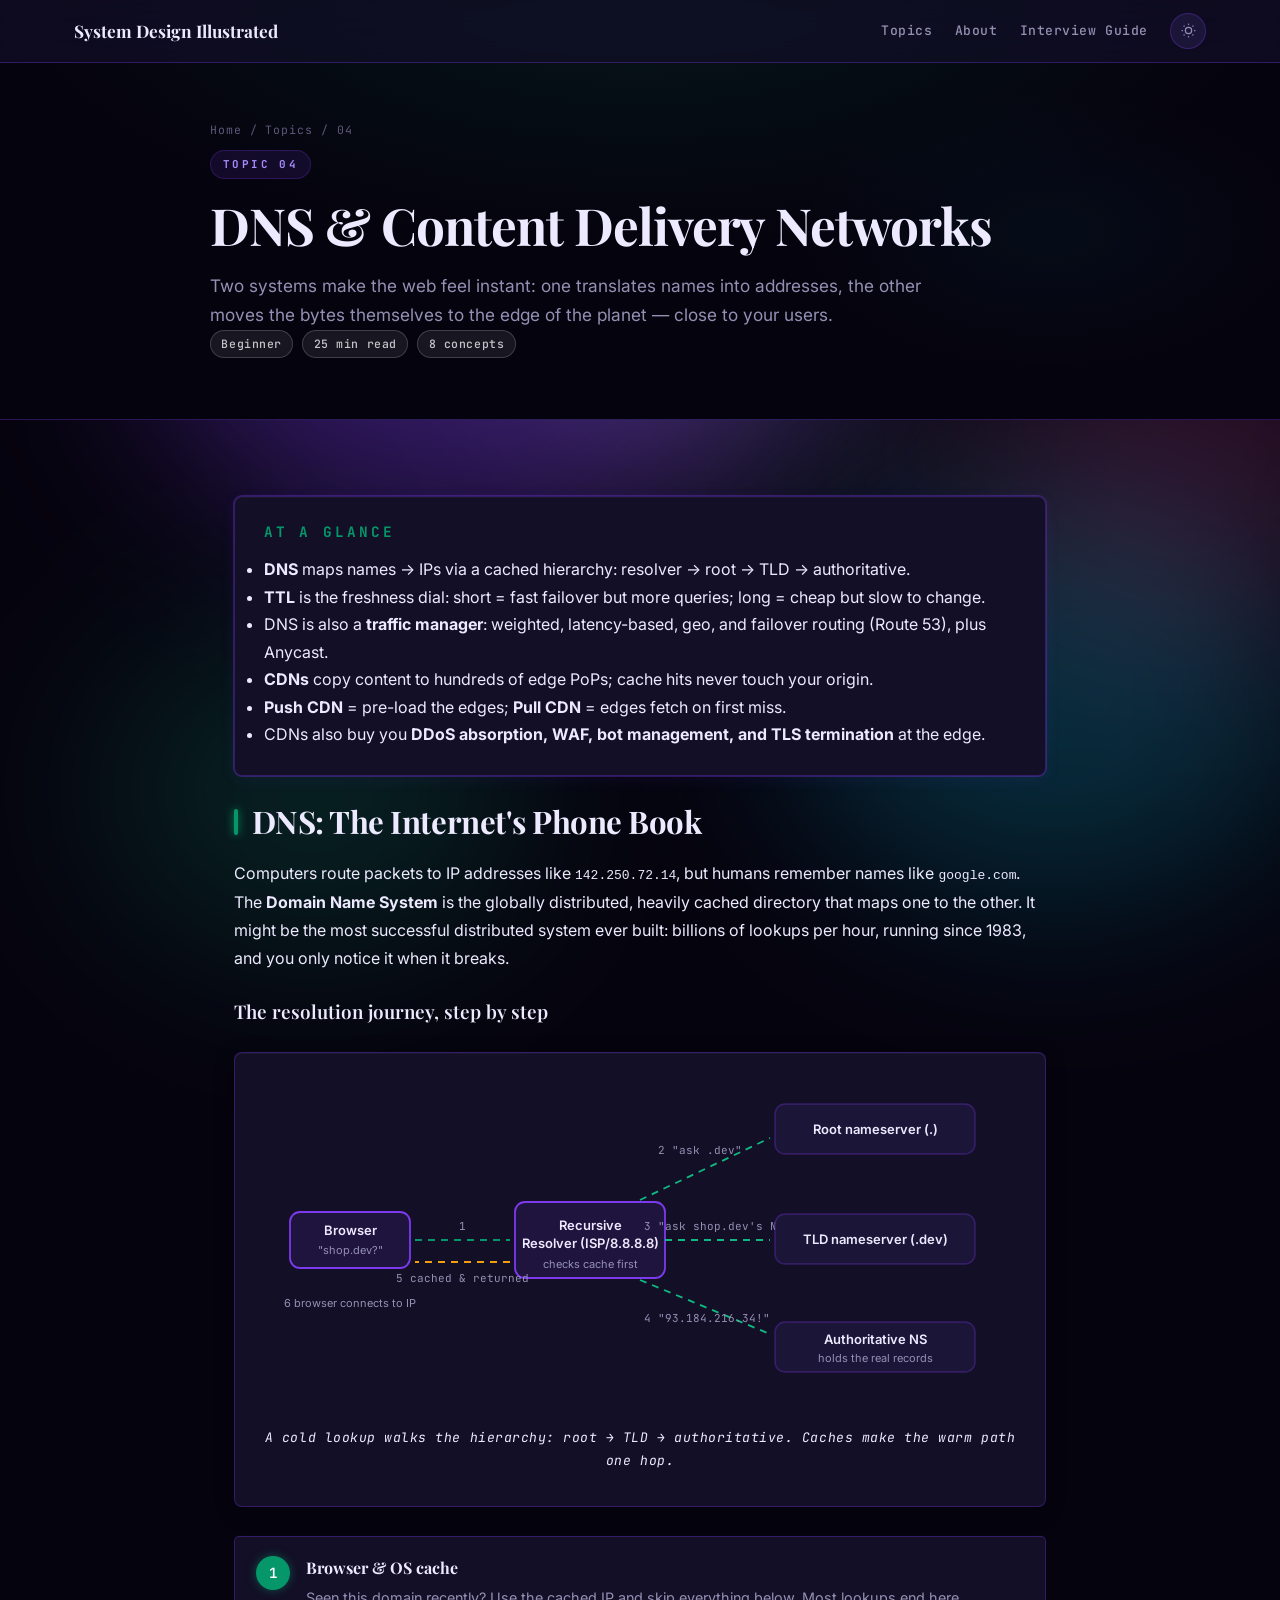
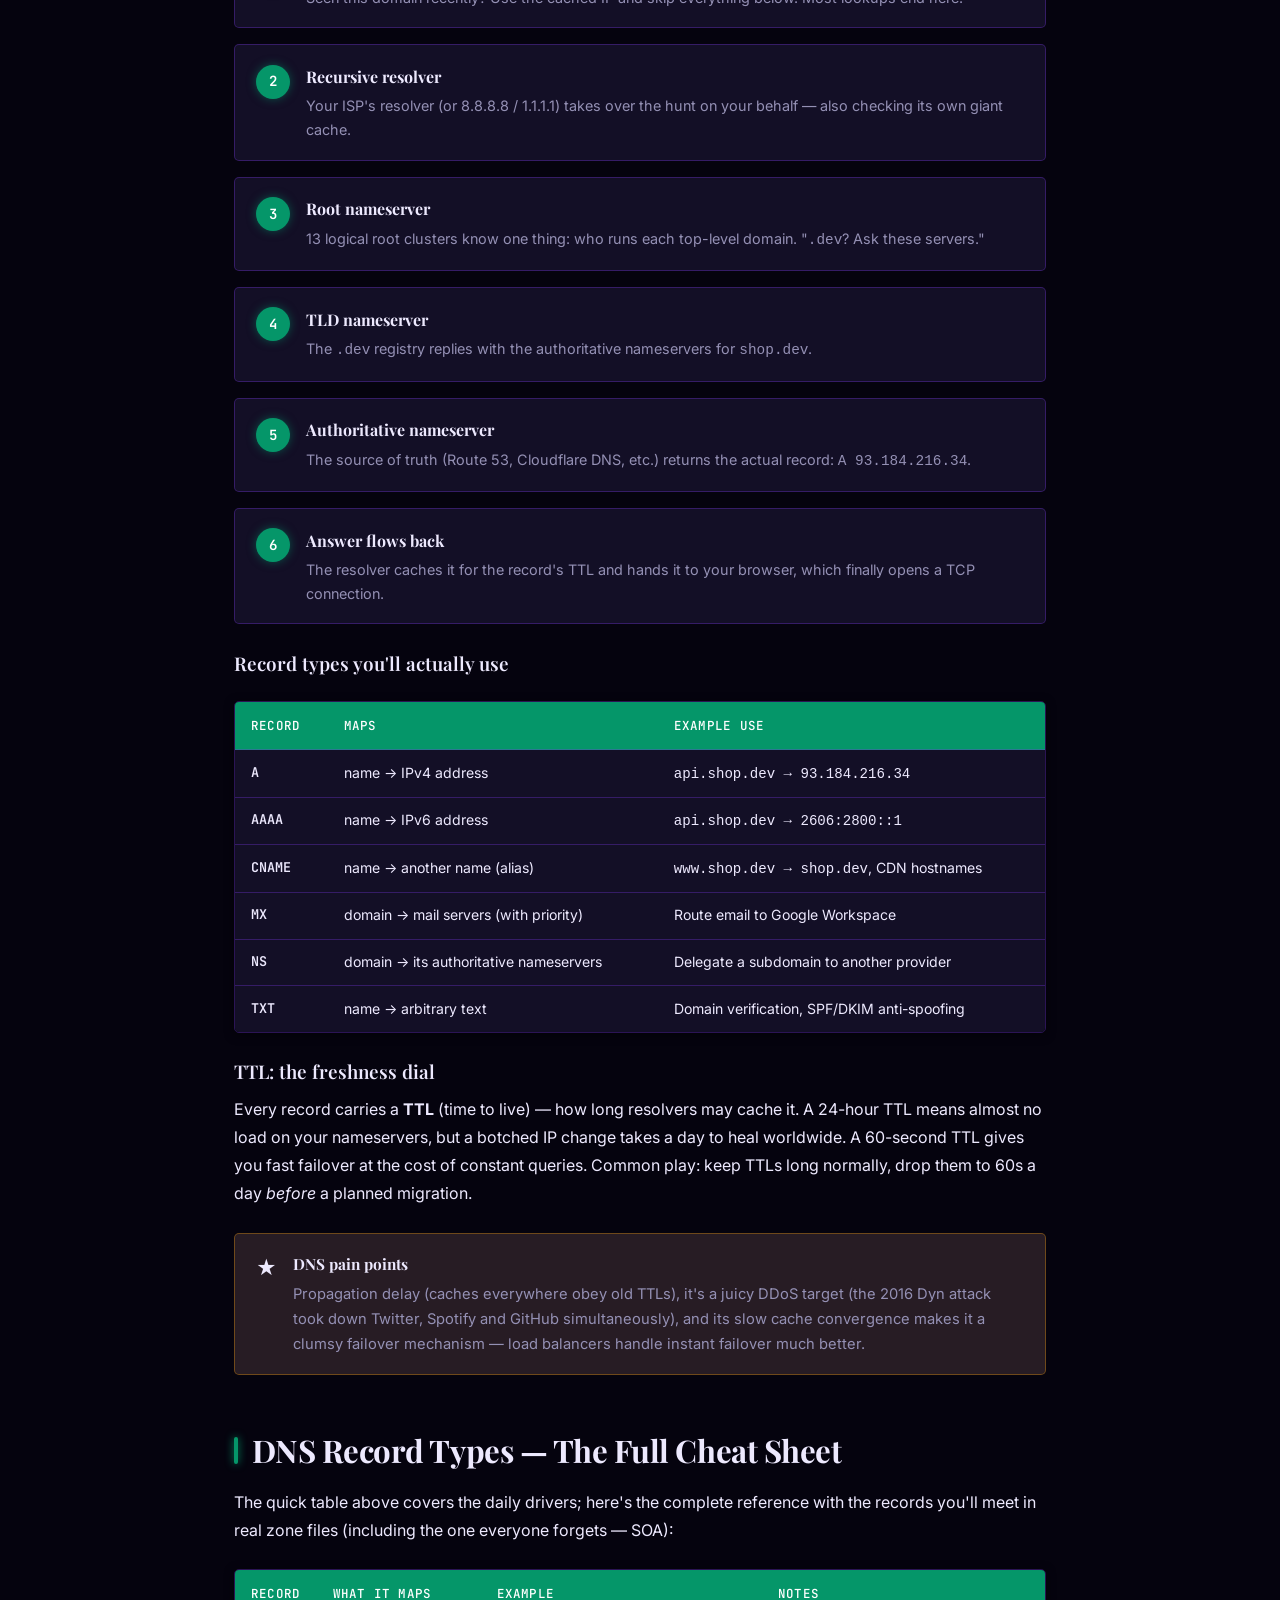
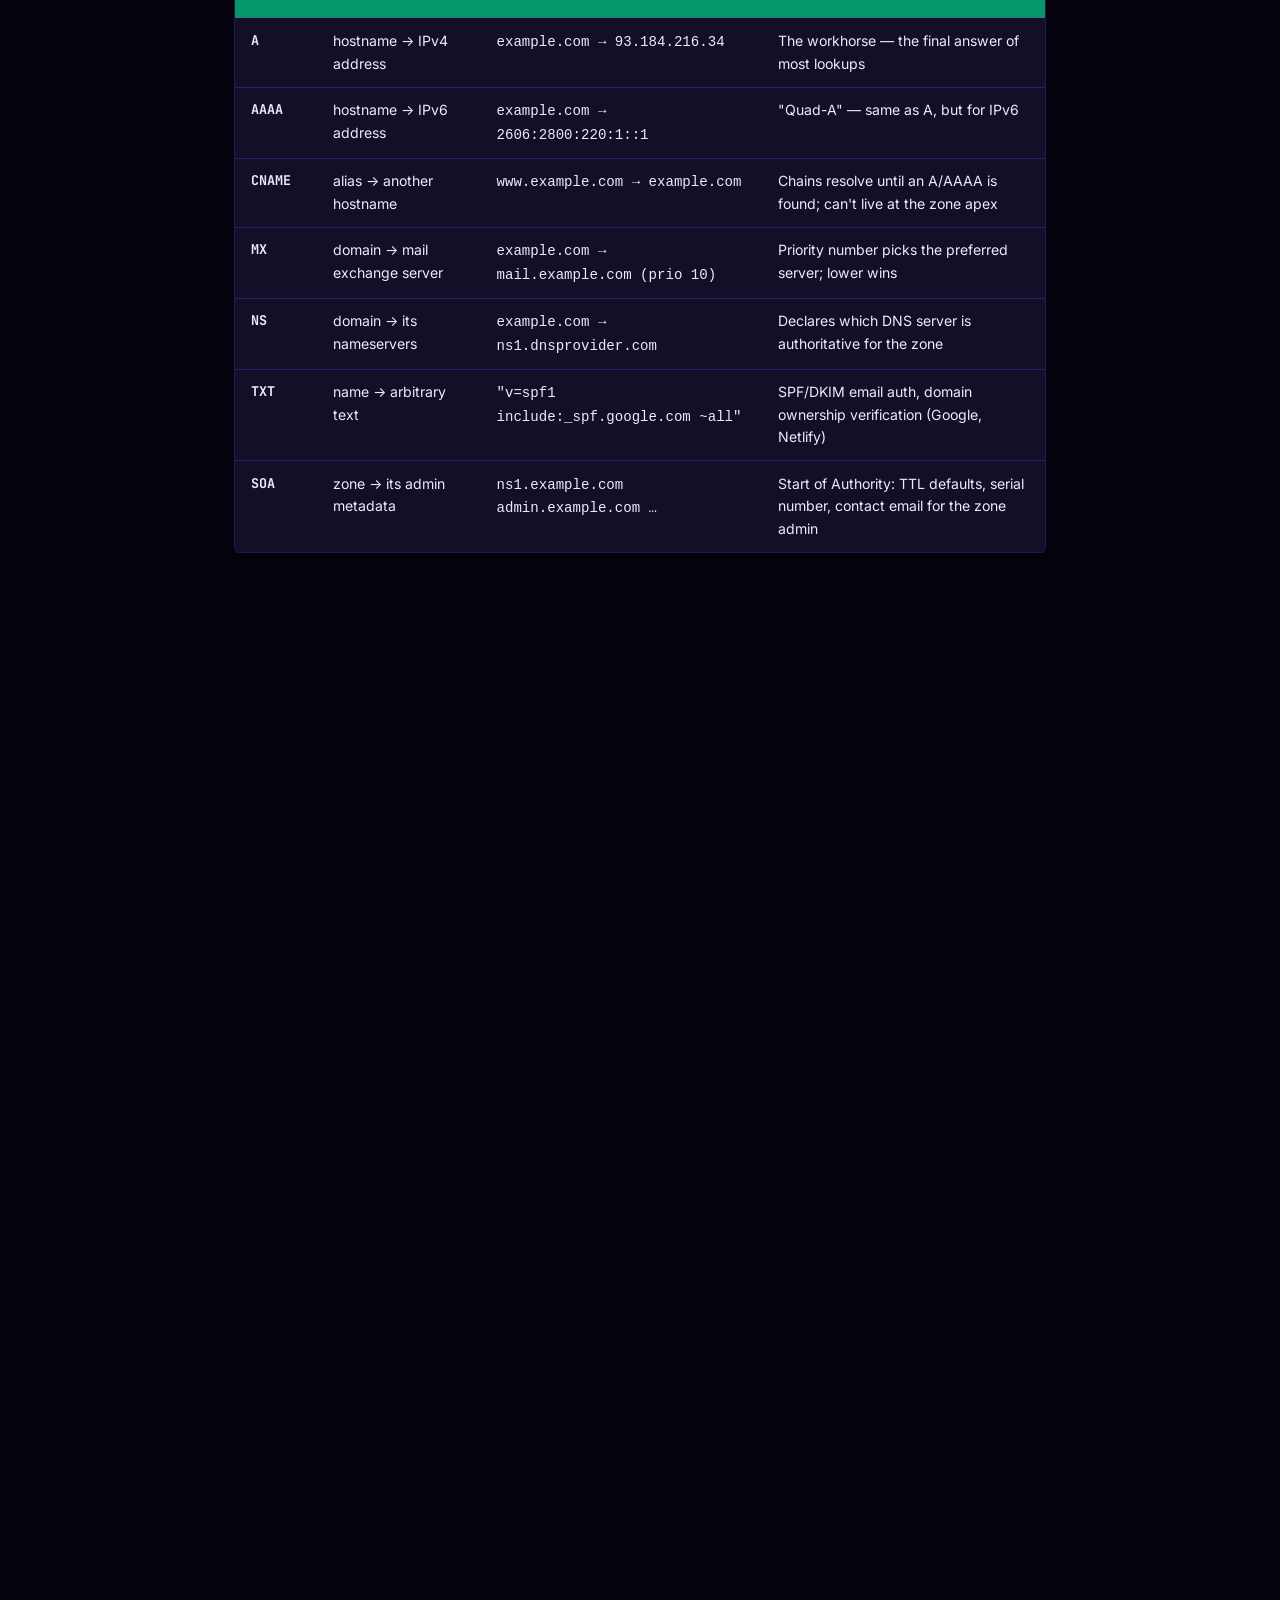
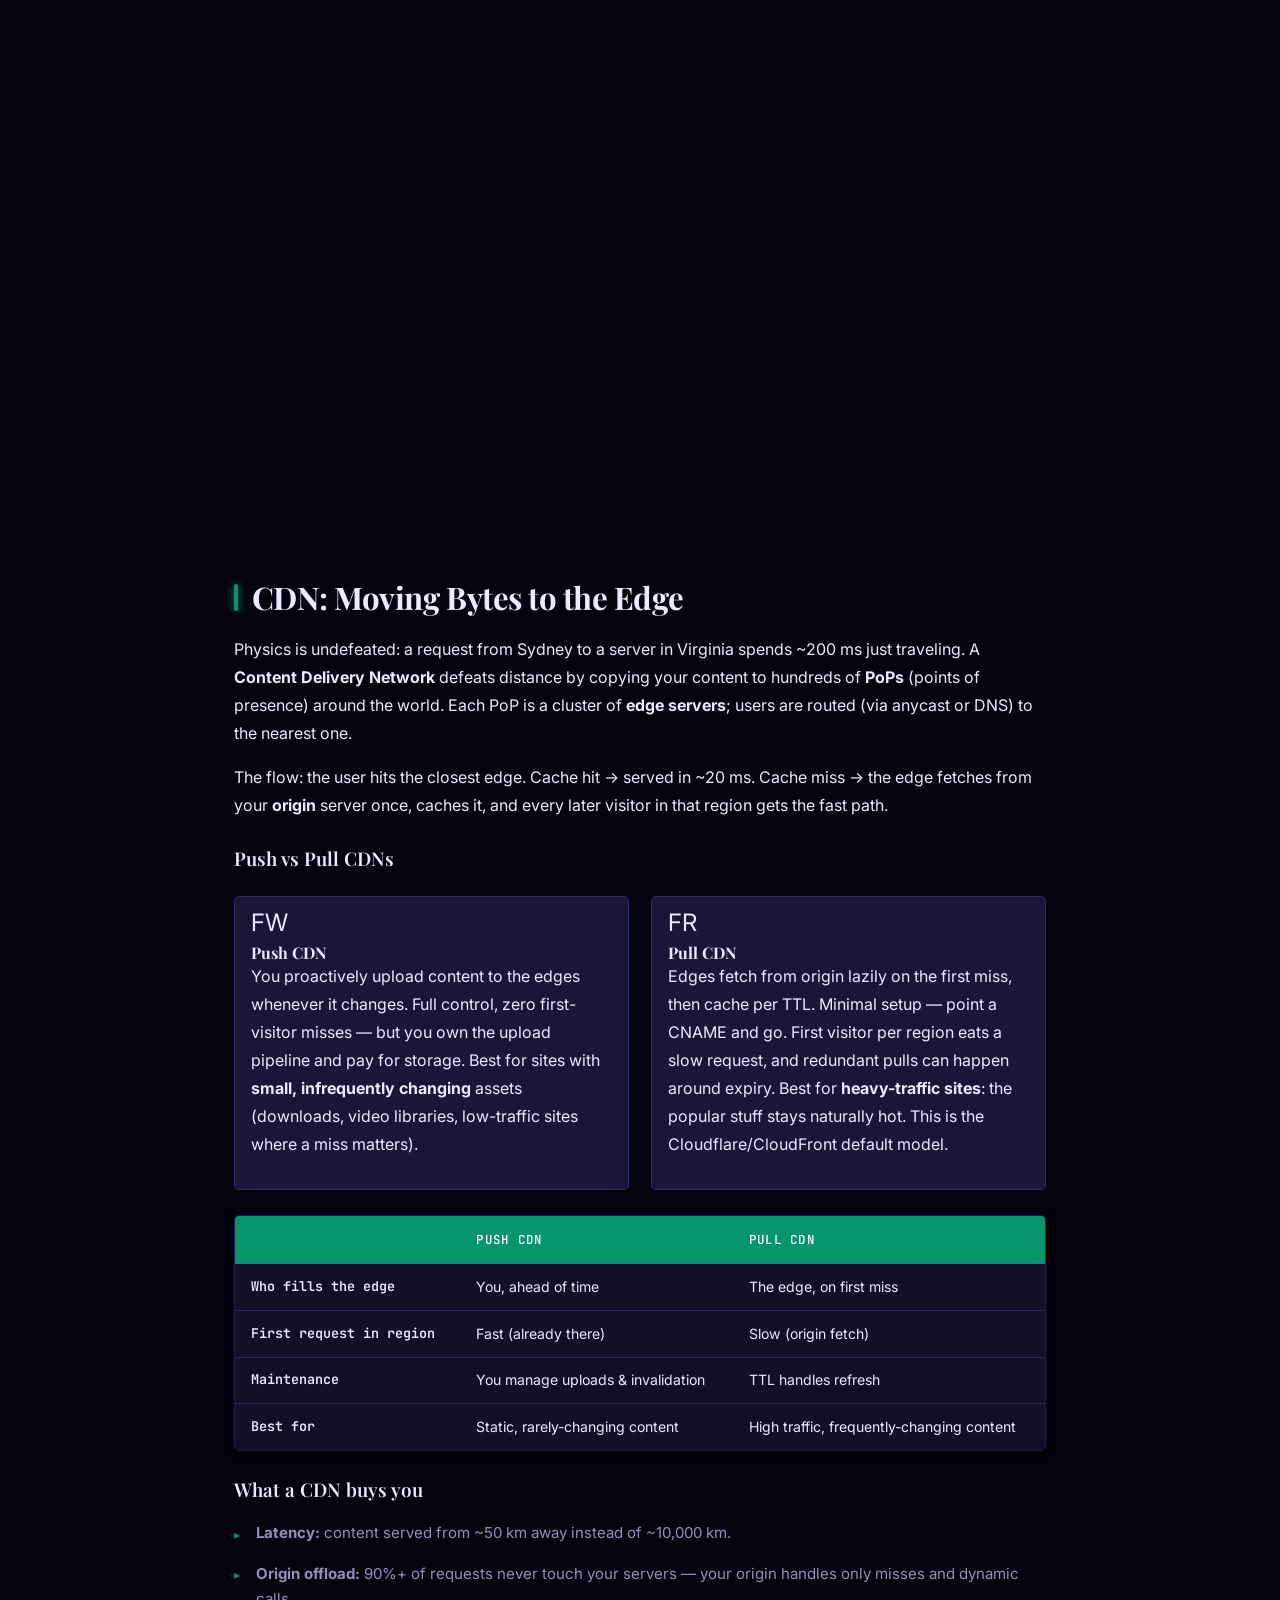
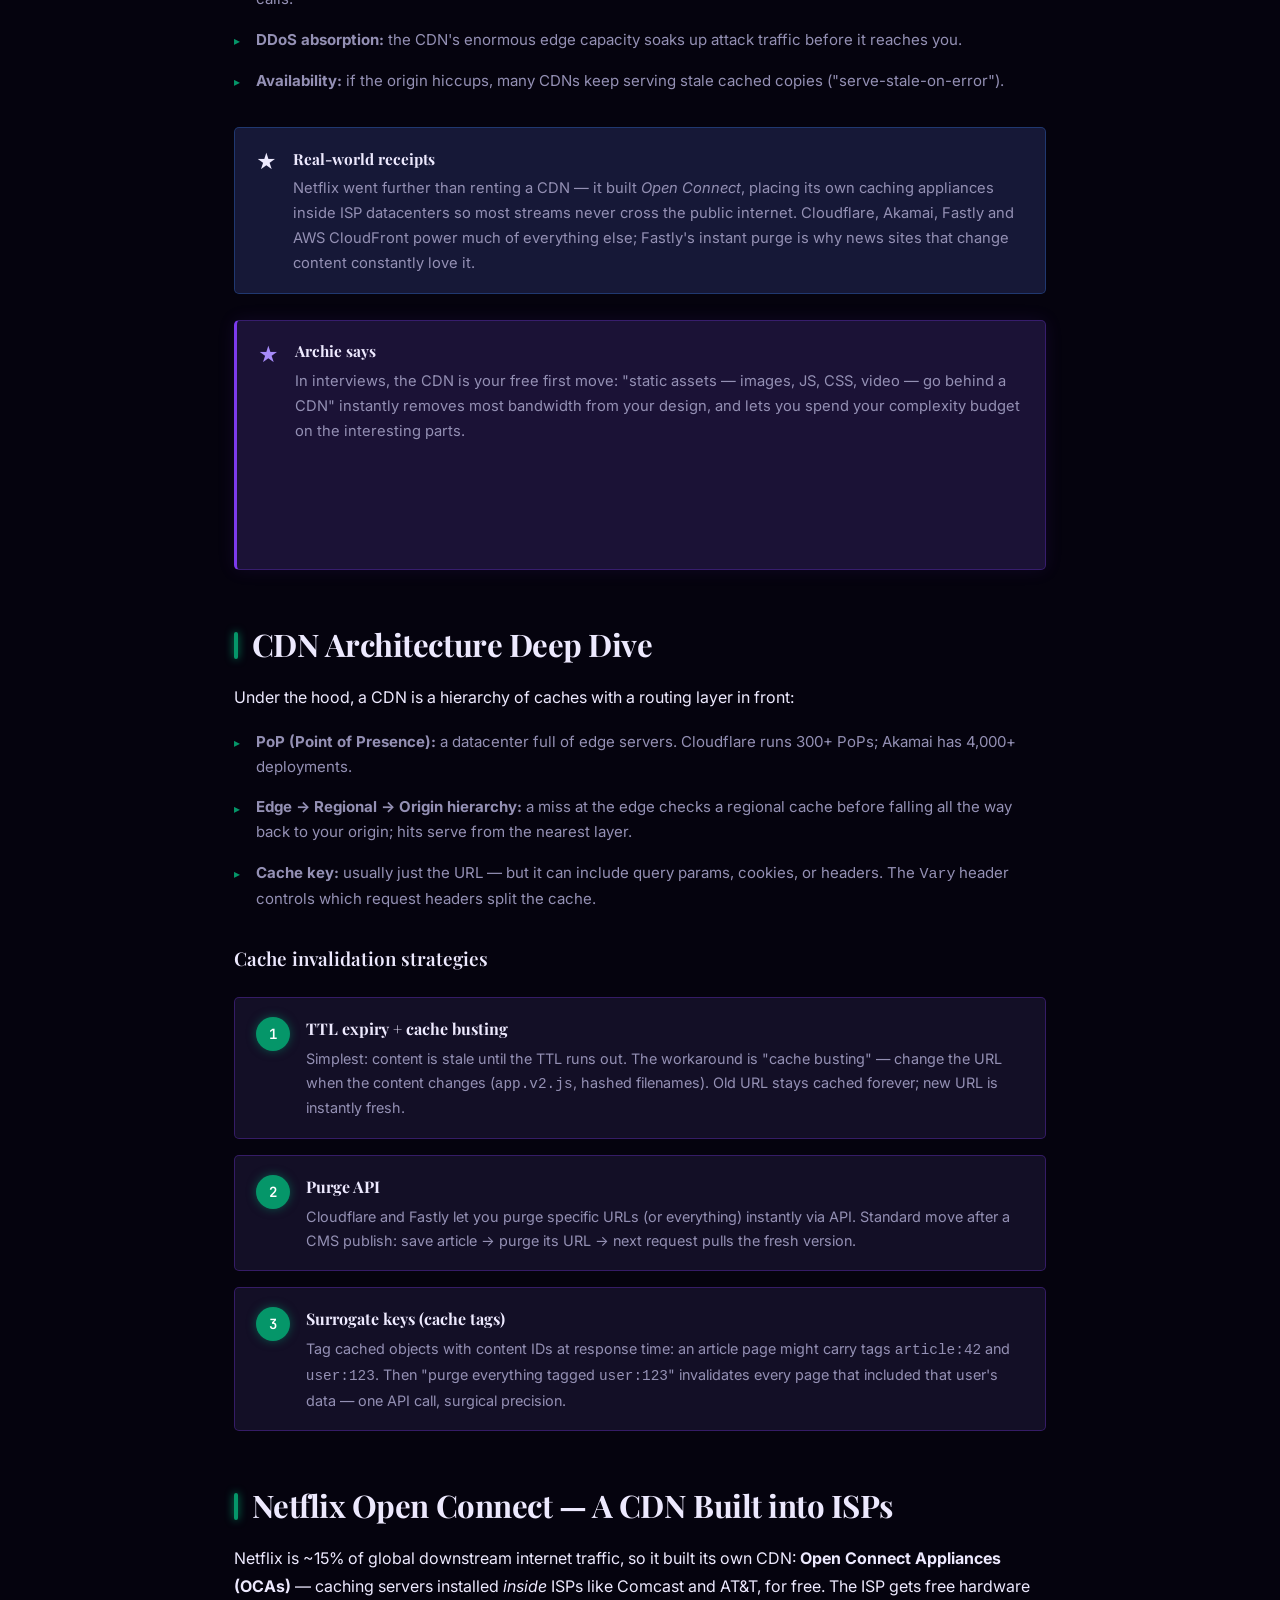
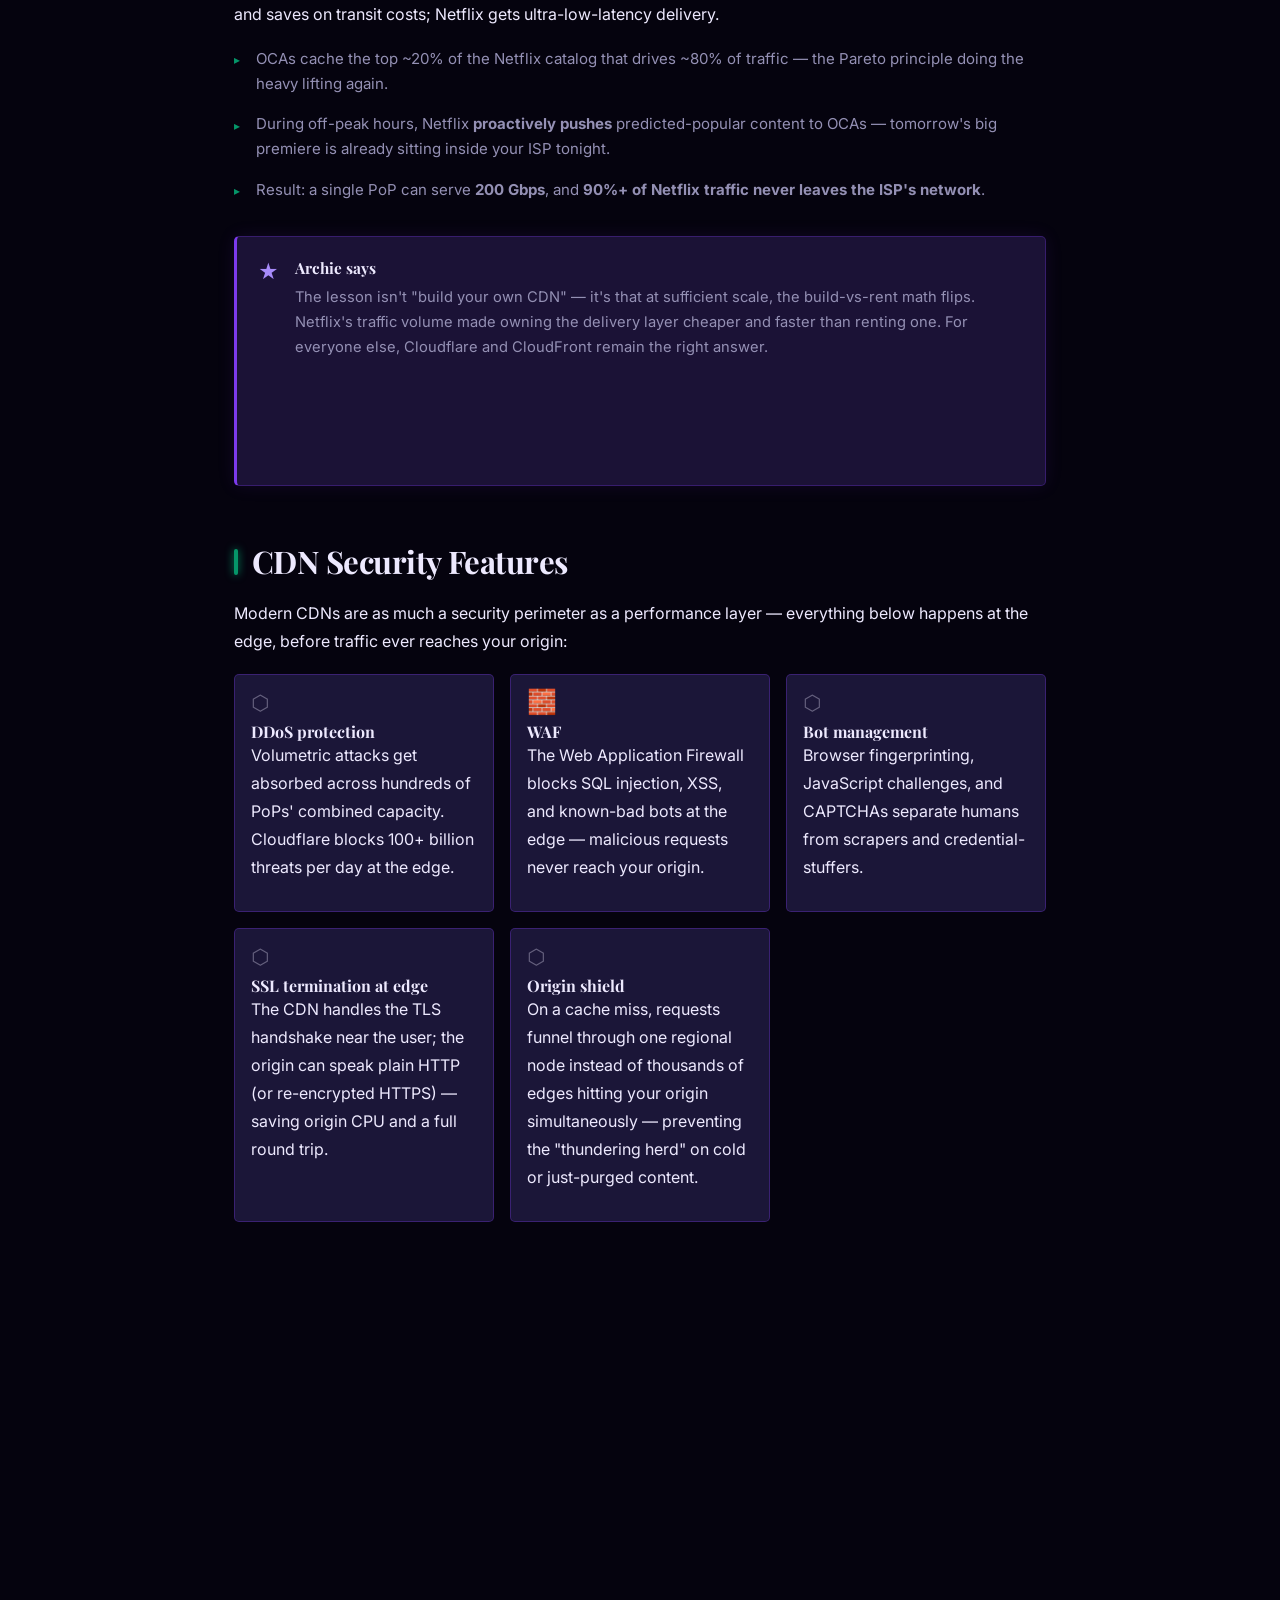
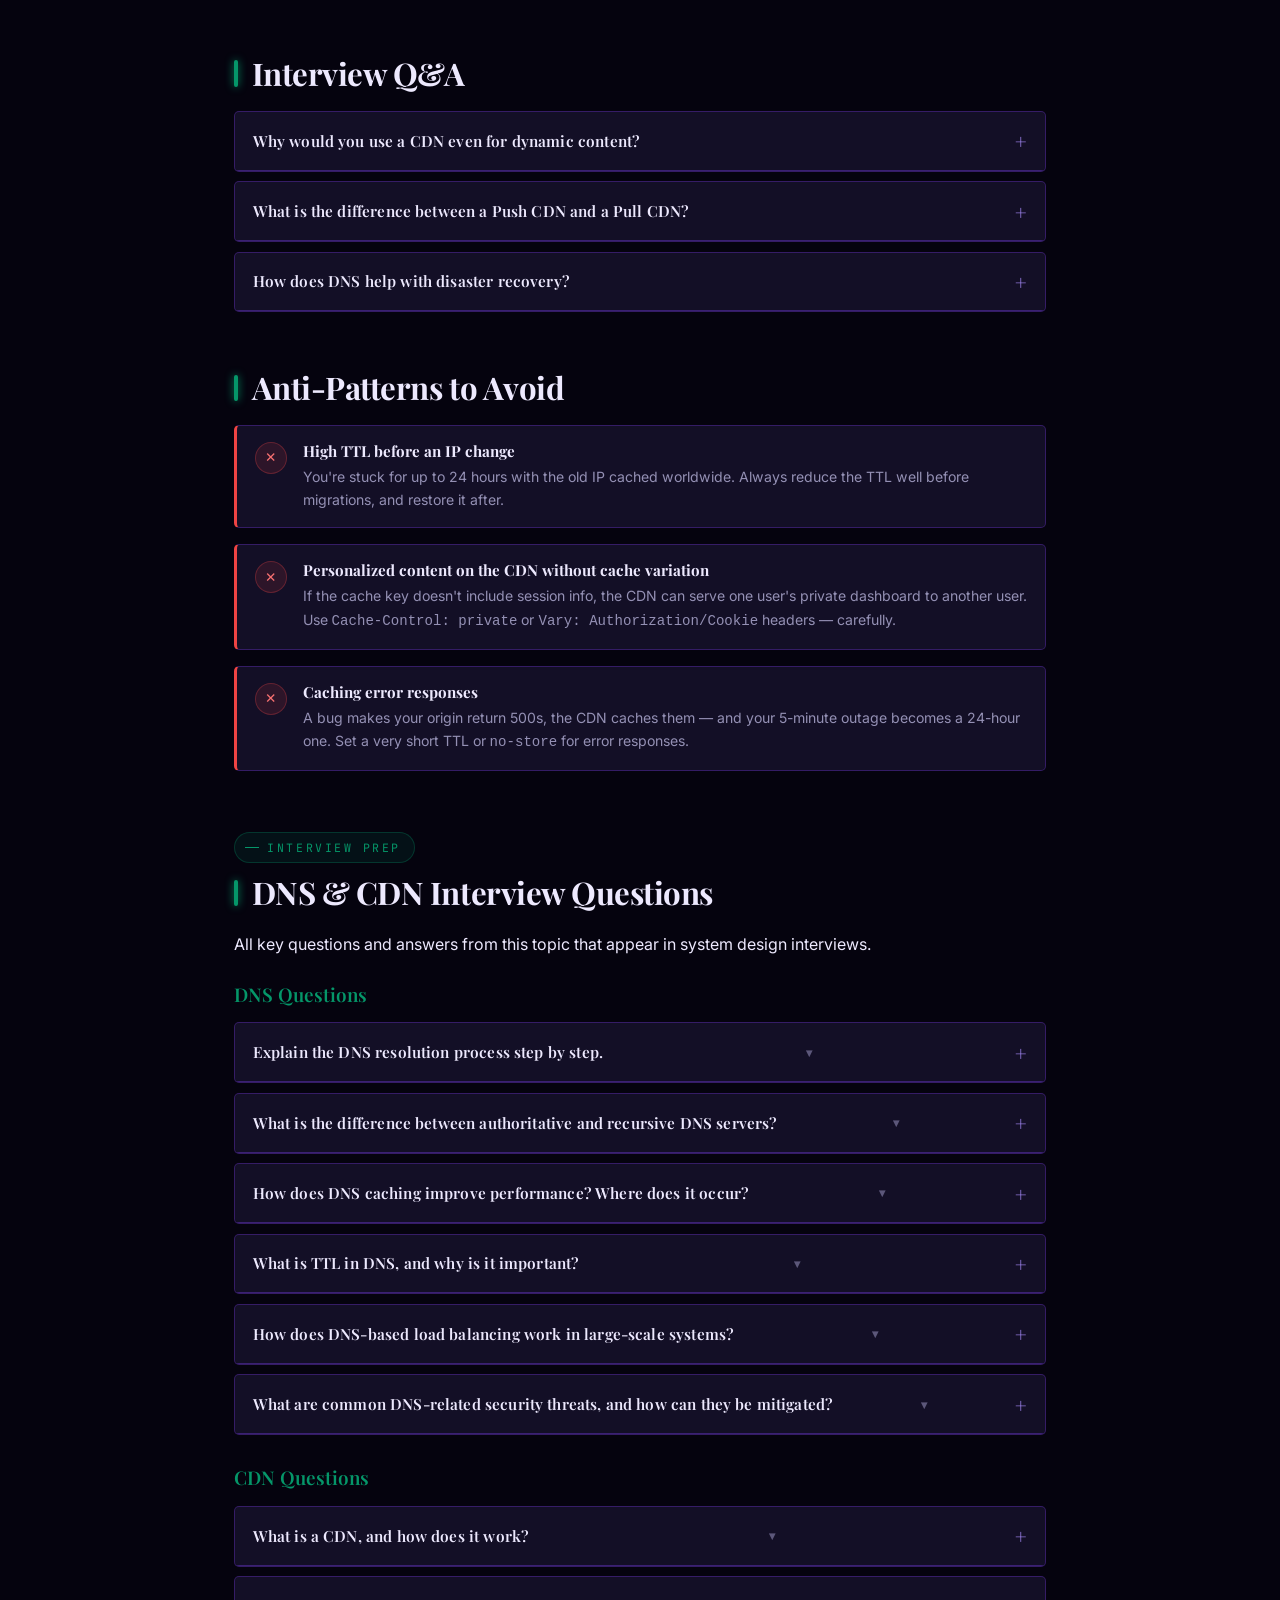
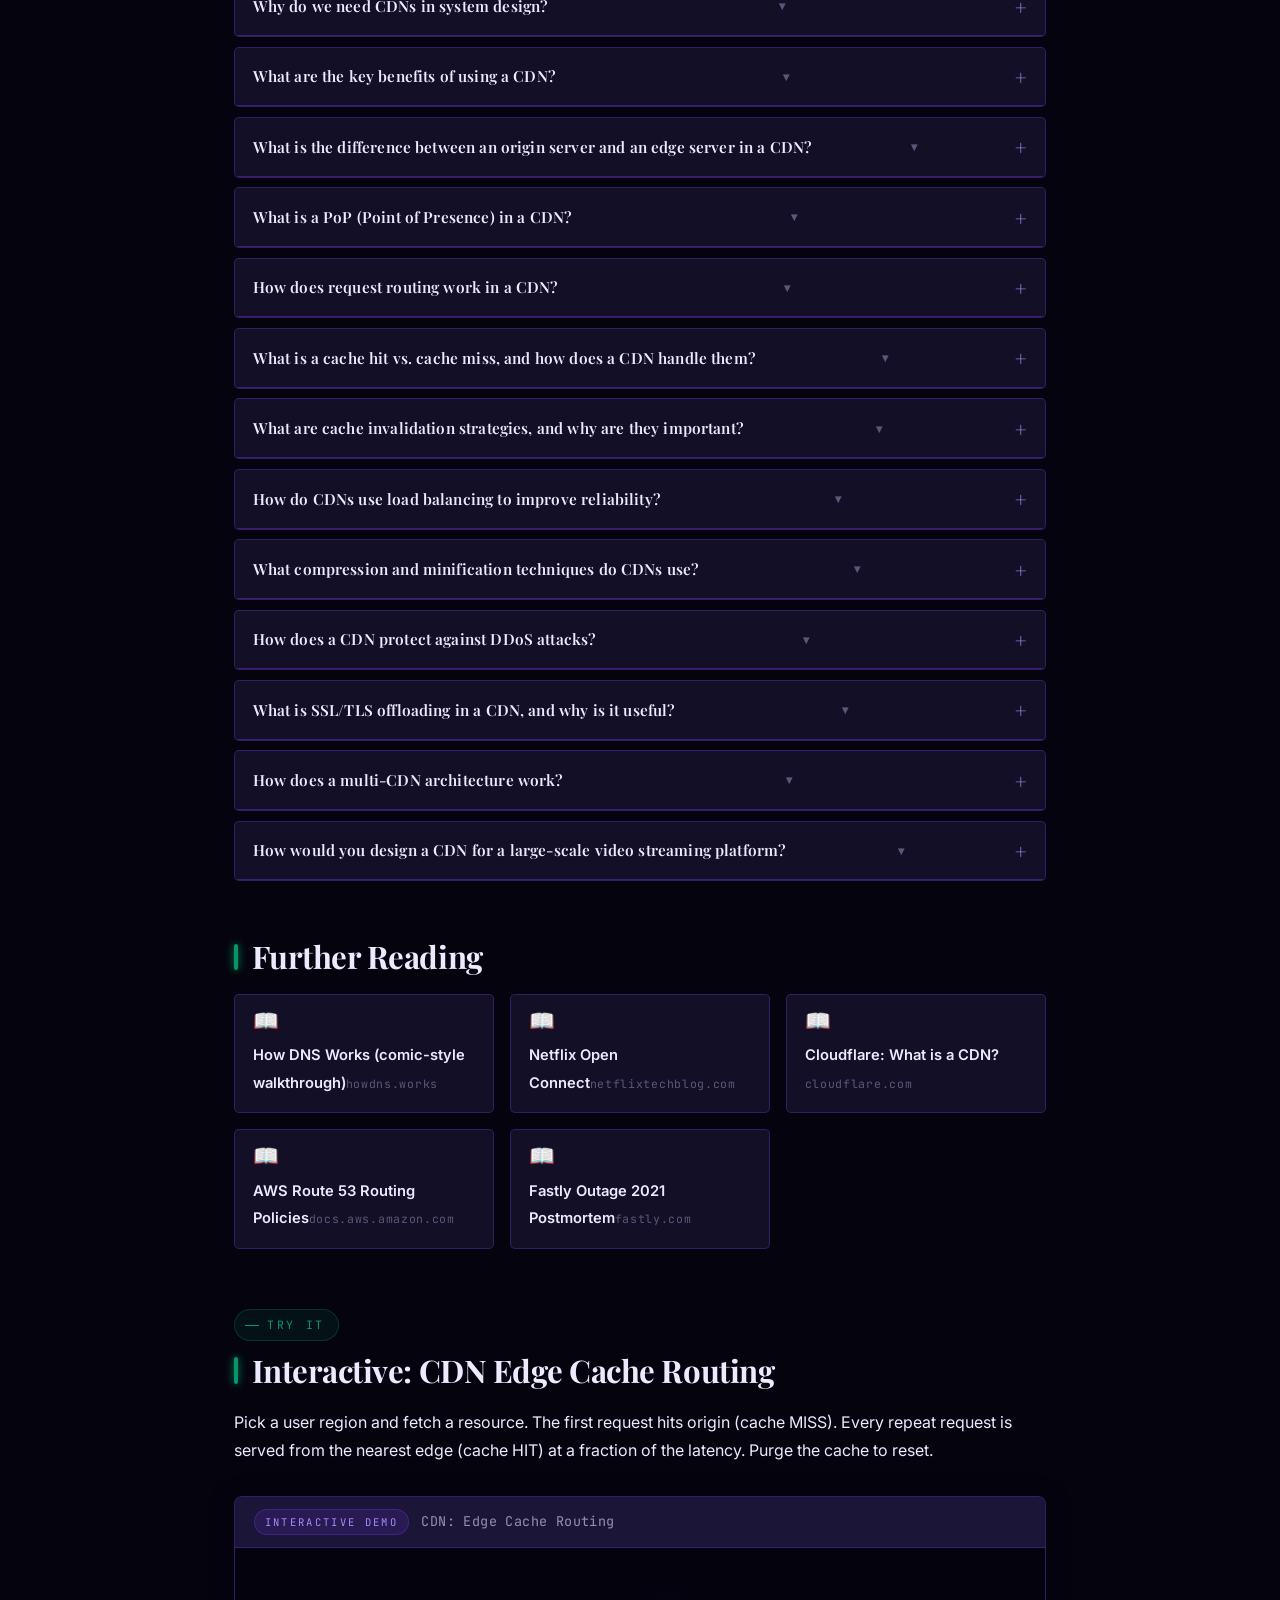
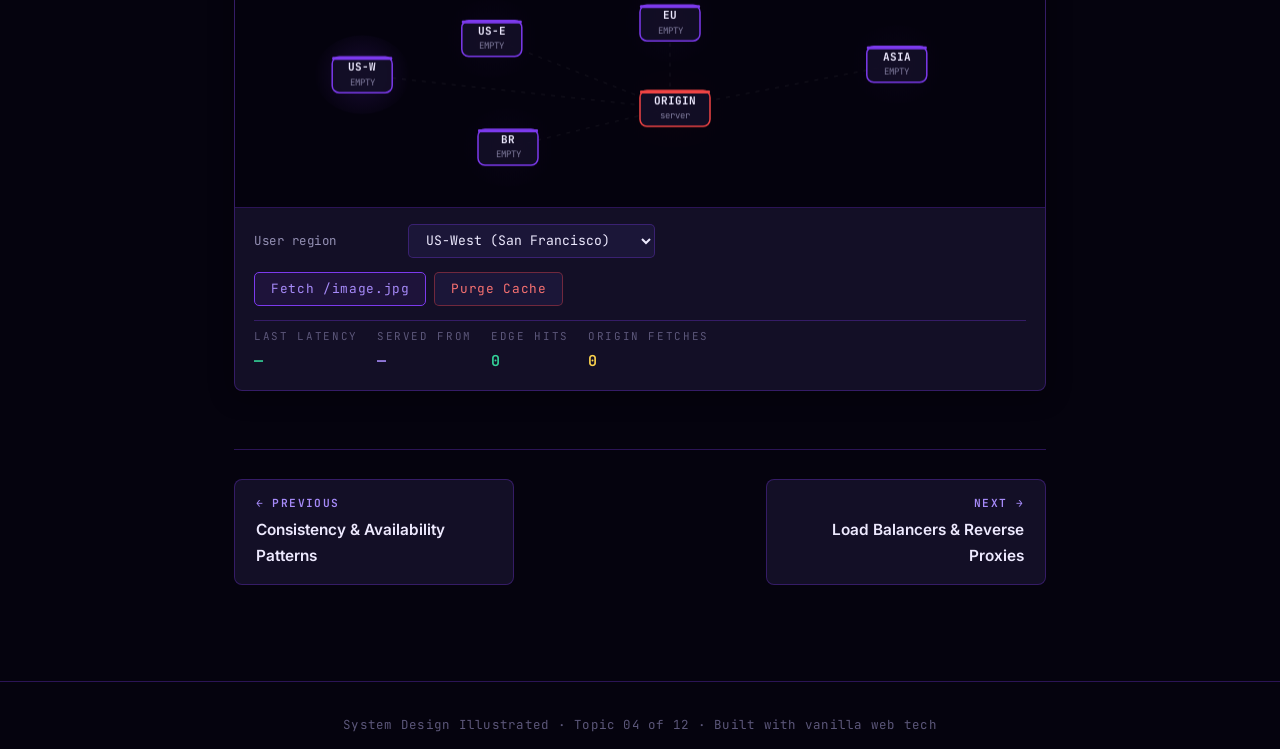
<file: topics/04-dns-cdn.html>
<!DOCTYPE html>
<html lang="en">
<head>
<meta charset="UTF-8">
<meta name="viewport" content="width=device-width, initial-scale=1.0">
<title>DNS &amp; CDN — System Design Illustrated</title>
<meta name="description" content="How DNS resolution works step by step, record types and TTLs, plus push vs pull CDNs and why edge caching makes the web fast.">
<script>try{var t=localStorage.getItem('sdi-theme')||'dark';document.documentElement.setAttribute('data-theme',t)}catch(e){document.documentElement.setAttribute('data-theme','dark')}</script>
<link rel="stylesheet" href="../css/style.css">
</head>
<body data-topic="04" style="--topic-color:#059669">

<div class="reading-progress"></div>

<nav class="navbar">
 <div class="nav-inner">
 <a href="../index.html" class="logo"><span class="logo-text">System Design Illustrated</span></a>
 <div class="nav-links">
 <a href="../index.html#topics">Topics</a>
 <a href="../index.html#about">About</a>
 <a href="12-interview-guide.html">Interview Guide</a>
 <button class="theme-toggle" id="themeToggle" aria-label="Toggle dark mode"></button>
 </div>
 </div>
</nav>

<header class="topic-header" style="--topic-color:#059669">
 <div class="topic-header-inner">
 <div class="breadcrumb"><a href="../index.html">Home</a> / Topics / 04</div>
 <div class="topic-num-big">TOPIC 04</div>
 <h1>DNS &amp; Content Delivery Networks </h1>
 <p class="subtitle">Two systems make the web feel instant: one translates names into addresses, the other moves the bytes themselves to the edge of the planet — close to your users.</p>
 <div class="topic-meta"><span class="tag"> Beginner</span><span class="tag"> 25 min read</span><span class="tag"> 8 concepts</span></div>
 </div>
</header>

<main class="topic-body">

 <!-- ============ AT A GLANCE ============ -->
 <div class="at-a-glance">
 <h3> At a Glance</h3>
 <ul>
 <li><strong>DNS</strong> maps names → IPs via a cached hierarchy: resolver → root → TLD → authoritative.</li>
 <li><strong>TTL</strong> is the freshness dial: short = fast failover but more queries; long = cheap but slow to change.</li>
 <li>DNS is also a <strong>traffic manager</strong>: weighted, latency-based, geo, and failover routing (Route 53), plus Anycast.</li>
 <li><strong>CDNs</strong> copy content to hundreds of edge PoPs; cache hits never touch your origin.</li>
 <li><strong>Push CDN</strong> = pre-load the edges; <strong>Pull CDN</strong> = edges fetch on first miss.</li>
 <li>CDNs also buy you <strong>DDoS absorption, WAF, bot management, and TLS termination</strong> at the edge.</li>
 </ul>
 </div>

 <section class="section-block reveal">
 <h2>DNS: The Internet's Phone Book</h2>
 <p>Computers route packets to IP addresses like <code>142.250.72.14</code>, but humans remember names like <code>google.com</code>. The <strong>Domain Name System</strong> is the globally distributed, heavily cached directory that maps one to the other. It might be the most successful distributed system ever built: billions of lookups per hour, running since 1983, and you only notice it when it breaks.</p>

 <h3>The resolution journey, step by step</h3>
 <div class="diagram-box">
 <svg viewBox="0 0 740 330" role="img" aria-label="Six step DNS resolution: browser, OS cache, recursive resolver, root nameserver, TLD nameserver, authoritative nameserver">
 <!-- Browser -->
 <g class="seq seq-1">
 <rect x="20" y="130" width="120" height="56" rx="10" class="svg-box-p"/>
 <text x="80" y="153" text-anchor="middle" class="svg-label"> Browser</text>
 <text x="80" y="172" text-anchor="middle" class="svg-soft">"shop.dev?"</text>
 </g>
 <!-- arrow 1 -->
 <g class="seq seq-2">
 <line x1="145" y1="158" x2="240" y2="158" class="svg-line svg-dash" style="stroke:#059669"/>
 <text x="192" y="148" text-anchor="middle" class="svg-mono">1</text>
 </g>
 <!-- Resolver -->
 <g class="seq seq-2">
 <rect x="245" y="120" width="150" height="76" rx="10" class="svg-box-p"/>
 <text x="320" y="148" text-anchor="middle" class="svg-label">Recursive</text>
 <text x="320" y="166" text-anchor="middle" class="svg-label">Resolver (ISP/8.8.8.8)</text>
 <text x="320" y="186" text-anchor="middle" class="svg-soft">checks cache first</text>
 </g>
 <!-- Root -->
 <g class="seq seq-3">
 <line x1="370" y1="118" x2="500" y2="56" class="svg-line svg-dash" style="stroke:#10B981"/>
 <text x="430" y="72" text-anchor="middle" class="svg-mono">2 "ask .dev"</text>
 <rect x="505" y="22" width="200" height="50" rx="10" class="svg-box"/>
 <text x="605" y="52" text-anchor="middle" class="svg-label">Root nameserver (.)</text>
 </g>
 <!-- TLD -->
 <g class="seq seq-4">
 <line x1="395" y1="158" x2="500" y2="158" class="svg-line svg-dash" style="stroke:#10B981"/>
 <text x="447" y="148" text-anchor="middle" class="svg-mono">3 "ask shop.dev's NS"</text>
 <rect x="505" y="132" width="200" height="50" rx="10" class="svg-box"/>
 <text x="605" y="162" text-anchor="middle" class="svg-label"> TLD nameserver (.dev)</text>
 </g>
 <!-- Authoritative -->
 <g class="seq seq-5">
 <line x1="370" y1="198" x2="500" y2="252" class="svg-line svg-dash" style="stroke:#10B981"/>
 <text x="437" y="240" text-anchor="middle" class="svg-mono">4 "93.184.216.34!"</text>
 <rect x="505" y="240" width="200" height="50" rx="10" class="svg-box"/>
 <text x="605" y="262" text-anchor="middle" class="svg-label"> Authoritative NS</text>
 <text x="605" y="280" text-anchor="middle" class="svg-soft">holds the real records</text>
 </g>
 <!-- answer back -->
 <g class="seq seq-6">
 <line x1="240" y1="180" x2="145" y2="180" class="svg-line svg-dash" style="stroke:#F59E0B"/>
 <text x="192" y="200" text-anchor="middle" class="svg-mono">5 cached &amp; returned</text>
 <text x="80" y="225" text-anchor="middle" class="svg-soft">6 browser connects to IP </text>
 </g>
 </svg>
 <p class="diagram-caption">A cold lookup walks the hierarchy: root → TLD → authoritative. Caches make the warm path one hop.</p>
 </div>

 <div class="steps">
 <div class="step-item"><div class="step-num">1</div><div><strong>Browser &amp; OS cache</strong><p>Seen this domain recently? Use the cached IP and skip everything below. Most lookups end here.</p></div></div>
 <div class="step-item"><div class="step-num">2</div><div><strong>Recursive resolver</strong><p>Your ISP's resolver (or 8.8.8.8 / 1.1.1.1) takes over the hunt on your behalf — also checking its own giant cache.</p></div></div>
 <div class="step-item"><div class="step-num">3</div><div><strong>Root nameserver</strong><p>13 logical root clusters know one thing: who runs each top-level domain. "<code>.dev</code>? Ask these servers."</p></div></div>
 <div class="step-item"><div class="step-num">4</div><div><strong>TLD nameserver</strong><p>The <code>.dev</code> registry replies with the authoritative nameservers for <code>shop.dev</code>.</p></div></div>
 <div class="step-item"><div class="step-num">5</div><div><strong>Authoritative nameserver</strong><p>The source of truth (Route 53, Cloudflare DNS, etc.) returns the actual record: <code>A 93.184.216.34</code>.</p></div></div>
 <div class="step-item"><div class="step-num">6</div><div><strong>Answer flows back</strong><p>The resolver caches it for the record's TTL and hands it to your browser, which finally opens a TCP connection.</p></div></div>
 </div>

 <h3>Record types you'll actually use</h3>
 <div class="table-wrap">
 <table class="compare-table">
 <thead><tr><th>Record</th><th>Maps</th><th>Example use</th></tr></thead>
 <tbody>
 <tr><td>A</td><td>name → IPv4 address</td><td><code>api.shop.dev → 93.184.216.34</code></td></tr>
 <tr><td>AAAA</td><td>name → IPv6 address</td><td><code>api.shop.dev → 2606:2800::1</code></td></tr>
 <tr><td>CNAME</td><td>name → another name (alias)</td><td><code>www.shop.dev → shop.dev</code>, CDN hostnames</td></tr>
 <tr><td>MX</td><td>domain → mail servers (with priority)</td><td>Route email to Google Workspace</td></tr>
 <tr><td>NS</td><td>domain → its authoritative nameservers</td><td>Delegate a subdomain to another provider</td></tr>
 <tr><td>TXT</td><td>name → arbitrary text</td><td>Domain verification, SPF/DKIM anti-spoofing</td></tr>
 </tbody>
 </table>
 </div>

 <h3>TTL: the freshness dial</h3>
 <p>Every record carries a <strong>TTL</strong> (time to live) — how long resolvers may cache it. A 24-hour TTL means almost no load on your nameservers, but a botched IP change takes a day to heal worldwide. A 60-second TTL gives you fast failover at the cost of constant queries. Common play: keep TTLs long normally, drop them to 60s a day <em>before</em> a planned migration.</p>

 <div class="callout warn">
 <span class="co-icon">&#9733;</span>
 <div><strong>DNS pain points</strong>
 <p>Propagation delay (caches everywhere obey old TTLs), it's a juicy DDoS target (the 2016 Dyn attack took down Twitter, Spotify and GitHub simultaneously), and its slow cache convergence makes it a clumsy failover mechanism — load balancers handle instant failover much better.</p></div>
 </div>
 </section>

 <!-- ============ DNS RECORD TYPES CHEAT SHEET ============ -->
 <section class="section-block reveal">
 <h2>DNS Record Types — The Full Cheat Sheet</h2>
 <p>The quick table above covers the daily drivers; here's the complete reference with the records you'll meet in real zone files (including the one everyone forgets — SOA):</p>
 <div class="table-wrap">
 <table class="compare-table">
 <thead><tr><th>Record</th><th>What it maps</th><th>Example</th><th>Notes</th></tr></thead>
 <tbody>
 <tr><td><strong>A</strong></td><td>hostname → IPv4 address</td><td><code>example.com → 93.184.216.34</code></td><td>The workhorse — the final answer of most lookups</td></tr>
 <tr><td><strong>AAAA</strong></td><td>hostname → IPv6 address</td><td><code>example.com → 2606:2800:220:1::1</code></td><td>"Quad-A" — same as A, but for IPv6</td></tr>
 <tr><td><strong>CNAME</strong></td><td>alias → another hostname</td><td><code>www.example.com → example.com</code></td><td>Chains resolve until an A/AAAA is found; can't live at the zone apex</td></tr>
 <tr><td><strong>MX</strong></td><td>domain → mail exchange server</td><td><code>example.com → mail.example.com (prio 10)</code></td><td>Priority number picks the preferred server; lower wins</td></tr>
 <tr><td><strong>NS</strong></td><td>domain → its nameservers</td><td><code>example.com → ns1.dnsprovider.com</code></td><td>Declares which DNS server is authoritative for the zone</td></tr>
 <tr><td><strong>TXT</strong></td><td>name → arbitrary text</td><td><code>"v=spf1 include:_spf.google.com ~all"</code></td><td>SPF/DKIM email auth, domain ownership verification (Google, Netlify)</td></tr>
 <tr><td><strong>SOA</strong></td><td>zone → its admin metadata</td><td><code>ns1.example.com admin.example.com …</code></td><td>Start of Authority: TTL defaults, serial number, contact email for the zone admin</td></tr>
 </tbody>
 </table>
 </div>
 </section>

 <!-- ============ DNS TRAFFIC MANAGEMENT ============ -->
 <section class="section-block reveal">
 <h2>DNS-Based Traffic Management</h2>
 <p>Because DNS answers the question "which IP should I talk to?", it's also a control point for steering traffic — before a single packet reaches your servers. AWS Route 53 exposes this as <strong>routing policies</strong>:</p>
 <div class="table-wrap">
 <table class="compare-table">
 <thead><tr><th>Policy</th><th>How it routes</th><th>Use case</th></tr></thead>
 <tbody>
 <tr><td><strong>Simple</strong></td><td>One IP, every time</td><td>No intelligence — small single-region apps</td></tr>
 <tr><td><strong>Weighted</strong></td><td>Send 90% to v1, 10% to v2</td><td>Canary deployments! Shift weights gradually</td></tr>
 <tr><td><strong>Latency-based</strong></td><td>Resolve to the region with lowest latency for that user</td><td>Global apps with multiple regions</td></tr>
 <tr><td><strong>Failover</strong></td><td>Primary + standby; switch on health-check failure</td><td>Disaster recovery</td></tr>
 <tr><td><strong>Geolocation</strong></td><td>European users → EU region, US users → US-East</td><td>Data residency (GDPR), localized content</td></tr>
 <tr><td><strong>Geoproximity</strong></td><td>Like geolocation, but with tunable bias weights</td><td>Gradually shifting traffic between nearby regions</td></tr>
 </tbody>
 </table>
 </div>
 <div class="callout info">
 <span class="co-icon"></span>
 <div><strong>Anycast: one IP, many places</strong>
 <p>The same IP address is advertised from multiple PoPs, and BGP routes each packet to the nearest one. Cloudflare's <code>1.1.1.1</code> and Google's <code>8.8.8.8</code> are both Anycast IPs — you and someone in Tokyo hit "the same address" but land on completely different machines.</p></div>
 </div>
 </section>

 <!-- ============ TTL TRADE-OFF ============ -->
 <section class="section-block reveal">
 <h2>TTL and the Propagation Delay Trade-Off</h2>
 <p>The TTL — how long resolvers may cache the answer — is the single most consequential number in your zone file:</p>
 <div class="two-col">
 <div class="mini-card">
 <span class="mc-icon"></span>
 <h4>Short TTL (60–300s)</h4>
 <p>Changes propagate fast — great for failovers and migrations. Cost: every cache expires constantly, so resolvers re-query → more load on your authoritative servers.</p>
 </div>
 <div class="mini-card">
 <span class="mc-icon"></span>
 <h4>Long TTL (86,400s = 1 day)</h4>
 <p>Fewer queries, faster resolution from cache, lighter nameserver load. Cost: changing IPs is painful — the old answer lives in caches worldwide for up to a day.</p>
 </div>
 </div>
 <div class="callout tip">
 <span class="co-icon">&#9733;</span>
 <div><strong>The migration playbook</strong>
 <p>Lower the TTL to ~60s a day <em>before</em> a planned migration (so existing long-TTL caches drain out), then change the IP, then restore the long TTL once the migration is stable. Doing it in the other order means waiting out the old TTL while traffic splits unpredictably.</p></div>
 </div>
 <div class="callout warn">
 <span class="co-icon">&#9733;</span>
 <div><strong>Real incident: Fastly, June 2021</strong>
 <p>A latent bug triggered by one customer's config change took down roughly a third of the visible internet — Reddit, Amazon, gov.uk — for nearly an hour. Caching and DNS TTLs meant many users stayed stuck even after Fastly fixed the root cause within minutes. Lesson: your recovery time includes everyone else's caches, not just your fix.</p></div>
 </div>
 </section>

 <section class="section-block reveal">
 <h2>CDN: Moving Bytes to the Edge</h2>
 <p>Physics is undefeated: a request from Sydney to a server in Virginia spends ~200&nbsp;ms just traveling. A <strong>Content Delivery Network</strong> defeats distance by copying your content to hundreds of <strong>PoPs</strong> (points of presence) around the world. Each PoP is a cluster of <strong>edge servers</strong>; users are routed (via anycast or DNS) to the nearest one.</p>
 <p>The flow: the user hits the closest edge. Cache hit → served in ~20&nbsp;ms. Cache miss → the edge fetches from your <strong>origin</strong> server once, caches it, and every later visitor in that region gets the fast path.</p>

 <h3>Push vs Pull CDNs</h3>
 <div class="two-col">
 <div class="mini-card">
 <span class="mc-icon">FW</span>
 <h4>Push CDN</h4>
 <p>You proactively upload content to the edges whenever it changes. Full control, zero first-visitor misses — but you own the upload pipeline and pay for storage. Best for sites with <strong>small, infrequently changing</strong> assets (downloads, video libraries, low-traffic sites where a miss matters).</p>
 </div>
 <div class="mini-card">
 <span class="mc-icon">FR</span>
 <h4>Pull CDN</h4>
 <p>Edges fetch from origin lazily on the first miss, then cache per TTL. Minimal setup — point a CNAME and go. First visitor per region eats a slow request, and redundant pulls can happen around expiry. Best for <strong>heavy-traffic sites</strong>: the popular stuff stays naturally hot. This is the Cloudflare/CloudFront default model.</p>
 </div>
 </div>

 <div class="table-wrap">
 <table class="compare-table">
 <thead><tr><th></th><th>Push CDN</th><th>Pull CDN</th></tr></thead>
 <tbody>
 <tr><td>Who fills the edge</td><td>You, ahead of time</td><td>The edge, on first miss</td></tr>
 <tr><td>First request in region</td><td>Fast (already there)</td><td>Slow (origin fetch)</td></tr>
 <tr><td>Maintenance</td><td>You manage uploads &amp; invalidation</td><td>TTL handles refresh</td></tr>
 <tr><td>Best for</td><td>Static, rarely-changing content</td><td>High traffic, frequently-changing content</td></tr>
 </tbody>
 </table>
 </div>

 <h3>What a CDN buys you</h3>
 <ul class="key-points">
 <li><strong>Latency:</strong> content served from ~50 km away instead of ~10,000 km.</li>
 <li><strong>Origin offload:</strong> 90%+ of requests never touch your servers — your origin handles only misses and dynamic calls.</li>
 <li><strong>DDoS absorption:</strong> the CDN's enormous edge capacity soaks up attack traffic before it reaches you.</li>
 <li><strong>Availability:</strong> if the origin hiccups, many CDNs keep serving stale cached copies ("serve-stale-on-error").</li>
 </ul>

 <div class="callout info">
 <span class="co-icon">&#9733;</span>
 <div><strong>Real-world receipts</strong>
 <p>Netflix went further than renting a CDN — it built <em>Open Connect</em>, placing its own caching appliances inside ISP datacenters so most streams never cross the public internet. Cloudflare, Akamai, Fastly and AWS CloudFront power much of everything else; Fastly's instant purge is why news sites that change content constantly love it.</p></div>
 </div>

 <div class="callout archie">
 <span class="co-icon">&#9733;</span>
 <div><strong>Archie says</strong>
 <p>In interviews, the CDN is your free first move: "static assets — images, JS, CSS, video — go behind a CDN" instantly removes most bandwidth from your design, and lets you spend your complexity budget on the interesting parts.</p></div>
 </div>
 </section>

 <!-- ============ CDN ARCHITECTURE DEEP DIVE ============ -->
 <section class="section-block reveal">
 <h2>CDN Architecture Deep Dive</h2>
 <p>Under the hood, a CDN is a hierarchy of caches with a routing layer in front:</p>
 <ul class="key-points">
 <li><strong>PoP (Point of Presence):</strong> a datacenter full of edge servers. Cloudflare runs 300+ PoPs; Akamai has 4,000+ deployments.</li>
 <li><strong>Edge → Regional → Origin hierarchy:</strong> a miss at the edge checks a regional cache before falling all the way back to your origin; hits serve from the nearest layer.</li>
 <li><strong>Cache key:</strong> usually just the URL — but it can include query params, cookies, or headers. The <code>Vary</code> header controls which request headers split the cache.</li>
 </ul>

 <h3>Cache invalidation strategies</h3>
 <div class="steps">
 <div class="step-item"><div class="step-num">1</div><div><strong>TTL expiry + cache busting</strong><p>Simplest: content is stale until the TTL runs out. The workaround is "cache busting" — change the URL when the content changes (<code>app.v2.js</code>, hashed filenames). Old URL stays cached forever; new URL is instantly fresh.</p></div></div>
 <div class="step-item"><div class="step-num">2</div><div><strong>Purge API</strong><p>Cloudflare and Fastly let you purge specific URLs (or everything) instantly via API. Standard move after a CMS publish: save article → purge its URL → next request pulls the fresh version.</p></div></div>
 <div class="step-item"><div class="step-num">3</div><div><strong>Surrogate keys (cache tags)</strong><p>Tag cached objects with content IDs at response time: an article page might carry tags <code>article:42</code> and <code>user:123</code>. Then "purge everything tagged <code>user:123</code>" invalidates every page that included that user's data — one API call, surgical precision.</p></div></div>
 </div>
 </section>

 <!-- ============ NETFLIX OPEN CONNECT ============ -->
 <section class="section-block reveal">
 <h2>Netflix Open Connect — A CDN Built into ISPs</h2>
 <p>Netflix is ~15% of global downstream internet traffic, so it built its own CDN: <strong>Open Connect Appliances (OCAs)</strong> — caching servers installed <em>inside</em> ISPs like Comcast and AT&amp;T, for free. The ISP gets free hardware and saves on transit costs; Netflix gets ultra-low-latency delivery.</p>
 <ul class="key-points">
 <li>OCAs cache the top ~20% of the Netflix catalog that drives ~80% of traffic — the Pareto principle doing the heavy lifting again.</li>
 <li>During off-peak hours, Netflix <strong>proactively pushes</strong> predicted-popular content to OCAs — tomorrow's big premiere is already sitting inside your ISP tonight.</li>
 <li>Result: a single PoP can serve <strong>200 Gbps</strong>, and <strong>90%+ of Netflix traffic never leaves the ISP's network</strong>.</li>
 </ul>
 <div class="callout archie">
 <span class="co-icon">&#9733;</span>
 <div><strong>Archie says</strong>
 <p>The lesson isn't "build your own CDN" — it's that at sufficient scale, the build-vs-rent math flips. Netflix's traffic volume made owning the delivery layer cheaper and faster than renting one. For everyone else, Cloudflare and CloudFront remain the right answer.</p></div>
 </div>
 </section>

 <!-- ============ CDN SECURITY ============ -->
 <section class="section-block reveal">
 <h2>CDN Security Features</h2>
 <p>Modern CDNs are as much a security perimeter as a performance layer — everything below happens at the edge, before traffic ever reaches your origin:</p>
 <div class="cards-grid">
 <div class="mini-card">
 <span class="mc-icon"></span>
 <h4>DDoS protection</h4>
 <p>Volumetric attacks get absorbed across hundreds of PoPs' combined capacity. Cloudflare blocks 100+ billion threats per day at the edge.</p>
 </div>
 <div class="mini-card">
 <span class="mc-icon">🧱</span>
 <h4>WAF</h4>
 <p>The Web Application Firewall blocks SQL injection, XSS, and known-bad bots at the edge — malicious requests never reach your origin.</p>
 </div>
 <div class="mini-card">
 <span class="mc-icon"></span>
 <h4>Bot management</h4>
 <p>Browser fingerprinting, JavaScript challenges, and CAPTCHAs separate humans from scrapers and credential-stuffers.</p>
 </div>
 <div class="mini-card">
 <span class="mc-icon"></span>
 <h4>SSL termination at edge</h4>
 <p>The CDN handles the TLS handshake near the user; the origin can speak plain HTTP (or re-encrypted HTTPS) — saving origin CPU and a full round trip.</p>
 </div>
 <div class="mini-card">
 <span class="mc-icon"></span>
 <h4>Origin shield</h4>
 <p>On a cache miss, requests funnel through one regional node instead of thousands of edges hitting your origin simultaneously — preventing the "thundering herd" on cold or just-purged content.</p>
 </div>
 </div>
 </section>

 <section class="section-block reveal">
 <div class="quiz">
 <h3>Quick Check</h3>
 <p class="quiz-q">Your product launches in Brazil tomorrow and the marketing page must be instant for the very first visitor. Which CDN strategy fits best?</p>
 <div class="quiz-options">
 <button class="quiz-option">Pull CDN — let the first visitor warm the cache</button>
 <button class="quiz-option" data-correct="true">Push CDN — pre-load assets to edges before launch</button>
 <button class="quiz-option">No CDN — just lower the DNS TTL</button>
 <button class="quiz-option">Serve everything from the origin in Virginia</button>
 </div>
 <div class="quiz-feedback"> Correct! Push (or pre-warming a pull CDN) guarantees the content is already sitting at the São Paulo edge before anyone asks for it. Pull CDNs make the first visitor per region pay the origin round trip.</div>
 </div>
 </section>

 <!-- ============ INTERVIEW Q&A ============ -->
 <section class="section-block reveal">
 <h2>Interview Q&amp;A</h2>
 <div class="qa-list">
 <div class="qa-item">
 <button class="qa-question">Why would you use a CDN even for dynamic content?</button>
 <div class="qa-answer">
 <p>Modern CDNs (Cloudflare Workers, Lambda@Edge) run computation at edge nodes — you can cache personalized responses, A/B test at the edge, rewrite URLs, add security headers, even query edge databases (Cloudflare D1, KV). For truly dynamic content, CDNs still help by: (1) terminating TLS close to users (~100ms RTT saved), (2) keeping persistent keep-alive connections to origin (avoiding a TCP handshake per request), (3) absorbing DDoS before it hits origin.</p>
 </div>
 </div>
 <div class="qa-item">
 <button class="qa-question">What is the difference between a Push CDN and a Pull CDN?</button>
 <div class="qa-answer">
 <p><strong>Pull CDN:</strong> the edge fetches from origin on first miss, caches per TTL. Zero configuration, works for any traffic pattern, but the first user to request new content gets origin latency. Best for high-traffic sites where the cache-fill cost is amortized. <strong>Push CDN:</strong> you proactively upload content to CDN nodes. Full control, no origin hits — but you must manage what's on the CDN. Best for predictable content (software downloads, game patches) and low-traffic sites where pull would rarely hit cache anyway.</p>
 </div>
 </div>
 <div class="qa-item">
 <button class="qa-question">How does DNS help with disaster recovery?</button>
 <div class="qa-answer">
 <p>With Route 53 failover routing: set a health check on the primary endpoint. If the primary fails the health check, Route 53 automatically returns the secondary IP instead. With a low TTL (60s), most clients see the new IP within a minute. The TTL must be short enough for fast failover — but that means more queries: a classic trade-off. For critical services, combine latency + failover routing: normally go to the nearest healthy region, fail over to the next-nearest if that region dies.</p>
 </div>
 </div>
 </div>
 </section>

 <!-- ============ ANTI-PATTERNS ============ -->
 <section class="section-block reveal">
 <h2>Anti-Patterns to Avoid</h2>
 <div class="antipatterns">
 <div class="antipattern-item">
 <span class="antipattern-icon"></span>
 <div class="antipattern-text">
 <h4>High TTL before an IP change</h4>
 <p>You're stuck for up to 24 hours with the old IP cached worldwide. Always reduce the TTL well before migrations, and restore it after.</p>
 </div>
 </div>
 <div class="antipattern-item">
 <span class="antipattern-icon"></span>
 <div class="antipattern-text">
 <h4>Personalized content on the CDN without cache variation</h4>
 <p>If the cache key doesn't include session info, the CDN can serve one user's private dashboard to another user. Use <code>Cache-Control: private</code> or <code>Vary: Authorization/Cookie</code> headers — carefully.</p>
 </div>
 </div>
 <div class="antipattern-item">
 <span class="antipattern-icon"></span>
 <div class="antipattern-text">
 <h4>Caching error responses</h4>
 <p>A bug makes your origin return 500s, the CDN caches them — and your 5-minute outage becomes a 24-hour one. Set a very short TTL or <code>no-store</code> for error responses.</p>
 </div>
 </div>
 </div>
 </section>

 <!-- ============ INTERVIEW QUESTIONS ============ -->
 <section class="section-block reveal">
 <div class="section-badge">Interview Prep</div>
 <h2>DNS &amp; CDN Interview Questions</h2>
 <p>All key questions and answers from this topic that appear in system design interviews.</p>

 <h3 style="margin-top:1.6rem;margin-bottom:0.8rem;color:var(--topic-color)">DNS Questions</h3>
 <div class="qa-list">
  <div class="qa-item">
   <button class="qa-question">Explain the DNS resolution process step by step. <span class="qa-chevron">▾</span></button>
   <div class="qa-answer">
    <p>DNS resolution converts a domain name (e.g., www.example.com) into an IP address through these steps:</p>
    <p><strong>1. User Query</strong> — The user types a domain into a browser.</p>
    <p><strong>2. Browser Cache Check</strong> — The browser checks its local cache for a stored IP.</p>
    <p><strong>3. OS Cache Check</strong> — If not in the browser cache, the OS DNS resolver is queried.</p>
    <p><strong>4. Local DNS Resolver</strong> — If the OS doesn't have it, the query goes to the ISP-provided resolver.</p>
    <p><strong>5. Root DNS Servers</strong> — If uncached, the resolver queries one of the 13 root DNS servers.</p>
    <p><strong>6. TLD Server Query</strong> — The root server directs to the TLD server (e.g., .com, .org).</p>
    <p><strong>7. Authoritative DNS Server</strong> — The TLD server provides the authoritative DNS server's address.</p>
    <p><strong>8. IP Address Retrieval</strong> — The authoritative server responds with the correct IP.</p>
    <p><strong>9. Response Caching</strong> — The resolver caches the result for future queries.</p>
    <p><strong>10. Website Access</strong> — The browser connects to the web server using the IP.</p>
   </div>
  </div>
  <div class="qa-item">
   <button class="qa-question">What is the difference between authoritative and recursive DNS servers? <span class="qa-chevron">▾</span></button>
   <div class="qa-answer">
    <p><strong>Recursive DNS Server:</strong> Acts as an intermediary between the user and other DNS servers. It performs the full DNS lookup process on behalf of the client. Typically provided by ISPs or third-party DNS providers (e.g., Google Public DNS 8.8.8.8, Cloudflare 1.1.1.1).</p>
    <p><strong>Authoritative DNS Server:</strong> Stores actual DNS records (A, CNAME, MX, etc.) for a domain. It provides the final, definitive answer in the DNS resolution process and is managed by domain owners or hosting providers.</p>
    <p>In short: recursive servers fetch data, while authoritative servers store and provide the definitive DNS records.</p>
   </div>
  </div>
  <div class="qa-item">
   <button class="qa-question">How does DNS caching improve performance? Where does it occur? <span class="qa-chevron">▾</span></button>
   <div class="qa-answer">
    <p>DNS caching reduces lookup latency by storing previously retrieved DNS results. Benefits:</p>
    <p><strong>Reducing latency</strong> — Eliminates repeated queries for frequently accessed websites.</p>
    <p><strong>Lower DNS server load</strong> — Fewer queries reach upstream DNS servers.</p>
    <p><strong>Better user experience</strong> — Websites load faster when queries resolve locally.</p>
    <p>Caching occurs at three levels: <strong>Browser Cache</strong> (stores responses for recently visited sites), <strong>OS Cache</strong> (maintains a local DNS cache for frequently accessed domains), and <strong>Recursive Resolver Cache</strong> (ISP resolvers cache responses to serve many users efficiently).</p>
   </div>
  </div>
  <div class="qa-item">
   <button class="qa-question">What is TTL in DNS, and why is it important? <span class="qa-chevron">▾</span></button>
   <div class="qa-answer">
    <p>TTL (Time-To-Live) is a setting in DNS records that defines how long a record is valid before it must be refreshed.</p>
    <p><strong>Short TTL (e.g., 60 seconds)</strong> — Ensures frequent updates but increases query load on DNS servers.</p>
    <p><strong>Long TTL (e.g., 24 hours)</strong> — Reduces query frequency but delays propagation of changes (e.g., IP migrations).</p>
    <p>TTL balances performance and accuracy. Always reduce TTL well before planned IP migrations, then restore it afterward.</p>
   </div>
  </div>
  <div class="qa-item">
   <button class="qa-question">How does DNS-based load balancing work in large-scale systems? <span class="qa-chevron">▾</span></button>
   <div class="qa-answer">
    <p>DNS-based load balancing distributes traffic across multiple servers by returning different IP addresses for the same domain:</p>
    <p><strong>Round-Robin DNS</strong> — Each DNS query gets a different server IP in a rotating order.</p>
    <p><strong>Geolocation-based Routing</strong> — Directs users to the closest data center to minimize latency.</p>
    <p><strong>Failover DNS</strong> — If a server fails, the DNS resolver removes it from the list and redirects traffic to healthy servers.</p>
    <p><strong>Anycast DNS</strong> — Uses the same IP address across multiple locations, routing requests to the nearest server.</p>
    <p>This approach improves reliability, availability, and performance in large-scale applications.</p>
   </div>
  </div>
  <div class="qa-item">
   <button class="qa-question">What are common DNS-related security threats, and how can they be mitigated? <span class="qa-chevron">▾</span></button>
   <div class="qa-answer">
    <p><strong>DNS Spoofing / Cache Poisoning</strong> — Attackers inject false DNS records, redirecting users to malicious websites. Mitigation: Use DNSSEC to verify DNS records.</p>
    <p><strong>DDoS Attacks on DNS Servers</strong> — Attackers overload DNS servers with traffic, making domains unreachable. Mitigation: Rate limiting, Anycast DNS, and load balancing.</p>
    <p><strong>Man-in-the-Middle Attacks</strong> — Intercept DNS queries to manipulate responses. Mitigation: Use DNS-over-HTTPS (DoH) or DNS-over-TLS (DoT).</p>
    <p><strong>NXDOMAIN Attack</strong> — Floods DNS resolvers with queries for non-existent domains. Mitigation: Deploy response rate limiting (RRL) and DNS firewalls.</p>
   </div>
  </div>
 </div>

 <h3 style="margin-top:2rem;margin-bottom:0.8rem;color:var(--topic-color)">CDN Questions</h3>
 <div class="qa-list">
  <div class="qa-item">
   <button class="qa-question">What is a CDN, and how does it work? <span class="qa-chevron">▾</span></button>
   <div class="qa-answer">
    <p>A Content Delivery Network (CDN) is a distributed network of servers that deliver content to users efficiently. The primary goal is to reduce latency by caching content at multiple geographically distributed edge servers (PoPs — Points of Presence).</p>
    <p><strong>How it works:</strong> (1) A user requests content. (2) The request is routed to the nearest CDN edge server based on geographic location, network latency, and server load. (3) If cached (<strong>Cache Hit</strong>), content is served instantly. (4) If not cached (<strong>Cache Miss</strong>), the edge fetches from the origin server, stores it, then serves it.</p>
   </div>
  </div>
  <div class="qa-item">
   <button class="qa-question">Why do we need CDNs in system design? <span class="qa-chevron">▾</span></button>
   <div class="qa-answer">
    <p>Without a CDN, content is served directly from the origin server, leading to:</p>
    <p><strong>High latency</strong> due to geographic distance between user and server.</p>
    <p><strong>Overloaded origin servers</strong>, causing slower responses and downtime.</p>
    <p><strong>Bandwidth constraints</strong> leading to slow page loads and higher costs.</p>
    <p><strong>Security risks</strong> including DDoS attacks and malicious traffic.</p>
    <p>CDNs solve these by distributing traffic across edge locations, caching frequently accessed content, and protecting against cyber threats.</p>
   </div>
  </div>
  <div class="qa-item">
   <button class="qa-question">What are the key benefits of using a CDN? <span class="qa-chevron">▾</span></button>
   <div class="qa-answer">
    <p><strong>Reduced Latency</strong> — Faster content delivery by serving from the closest PoP.</p>
    <p><strong>Lower Bandwidth Costs</strong> — Caching reduces requests to the origin, minimizing data transfer costs.</p>
    <p><strong>Increased Availability &amp; Load Balancing</strong> — Distributes traffic across multiple servers, preventing overload.</p>
    <p><strong>Enhanced Security</strong> — Protects against DDoS attacks, traffic filtering, and SSL/TLS encryption at the edge.</p>
   </div>
  </div>
  <div class="qa-item">
   <button class="qa-question">What is the difference between an origin server and an edge server in a CDN? <span class="qa-chevron">▾</span></button>
   <div class="qa-answer">
    <p><strong>Origin Server:</strong> The central server that hosts the original content. It is responsible for serving content when a cache miss occurs.</p>
    <p><strong>Edge Server (PoP):</strong> A geographically distributed server that caches content closer to users to reduce latency.</p>
    <p>Analogy: The origin server is like a main warehouse, while edge servers are local distribution centers that store frequently accessed goods.</p>
   </div>
  </div>
  <div class="qa-item">
   <button class="qa-question">What is a PoP (Point of Presence) in a CDN? <span class="qa-chevron">▾</span></button>
   <div class="qa-answer">
    <p>A PoP (Point of Presence) is a CDN data center that contains edge servers to store and serve cached content to users. The more PoPs a CDN has, the faster and more reliable the content delivery.</p>
   </div>
  </div>
  <div class="qa-item">
   <button class="qa-question">How does request routing work in a CDN? <span class="qa-chevron">▾</span></button>
   <div class="qa-answer">
    <p>CDNs use various routing strategies to direct user requests to the optimal edge server:</p>
    <p><strong>Geo-Based Routing</strong> — Users are directed to the closest PoP.</p>
    <p><strong>Latency-Based Routing</strong> — Requests go to the PoP with the lowest network latency.</p>
    <p><strong>Load-Aware Routing</strong> — Traffic is balanced across multiple PoPs to prevent overload.</p>
   </div>
  </div>
  <div class="qa-item">
   <button class="qa-question">What is a cache hit vs. cache miss, and how does a CDN handle them? <span class="qa-chevron">▾</span></button>
   <div class="qa-answer">
    <p><strong>Cache Hit:</strong> The requested content is found in the CDN cache and served immediately — fast and cheap.</p>
    <p><strong>Cache Miss:</strong> The content is not in the cache, so it is fetched from the origin server, stored at the edge, and then served to the user. Slower on first request, but cached for subsequent users.</p>
   </div>
  </div>
  <div class="qa-item">
   <button class="qa-question">What are cache invalidation strategies, and why are they important? <span class="qa-chevron">▾</span></button>
   <div class="qa-answer">
    <p><strong>Manual Purge</strong> — Manually removes outdated content from CDN caches immediately.</p>
    <p><strong>Stale-While-Revalidate</strong> — Serves stale content while fetching fresh content in the background.</p>
    <p><strong>Versioning</strong> — Appends version numbers (e.g., image_v2.png) to URLs to force cache updates without purging.</p>
    <p>Cache invalidation is critical to ensure users receive updated content without waiting for TTL to expire.</p>
   </div>
  </div>
  <div class="qa-item">
   <button class="qa-question">How do CDNs use load balancing to improve reliability? <span class="qa-chevron">▾</span></button>
   <div class="qa-answer">
    <p>CDNs distribute traffic across multiple PoPs using round-robin balancing, latency-based routing, and geo-based routing. If a CDN PoP fails, the CDN automatically reroutes traffic to the next best PoP, ensuring uninterrupted service.</p>
   </div>
  </div>
  <div class="qa-item">
   <button class="qa-question">What compression and minification techniques do CDNs use? <span class="qa-chevron">▾</span></button>
   <div class="qa-answer">
    <p><strong>Gzip &amp; Brotli Compression</strong> — Reduces file size for transmission.</p>
    <p><strong>Minification of CSS/JS</strong> — Removes unnecessary characters (whitespace, comments) to reduce file size.</p>
    <p><strong>Image Optimization</strong> — Converts images to modern formats like WebP and AVIF for better compression.</p>
   </div>
  </div>
  <div class="qa-item">
   <button class="qa-question">How does a CDN protect against DDoS attacks? <span class="qa-chevron">▾</span></button>
   <div class="qa-answer">
    <p><strong>Rate Limiting</strong> — Blocks excessive requests from a single source.</p>
    <p><strong>Traffic Filtering</strong> — Identifies and drops malicious requests before they reach the origin.</p>
    <p><strong>Anycast Routing</strong> — Distributes attack traffic across multiple PoPs to absorb the impact, preventing any single location from being overwhelmed.</p>
   </div>
  </div>
  <div class="qa-item">
   <button class="qa-question">What is SSL/TLS offloading in a CDN, and why is it useful? <span class="qa-chevron">▾</span></button>
   <div class="qa-answer">
    <p>SSL/TLS offloading means the CDN handles encryption/decryption at the edge, reducing the computational burden on the origin server. Benefits include: reduced origin CPU load, faster response times, and centralized certificate management at the edge.</p>
   </div>
  </div>
  <div class="qa-item">
   <button class="qa-question">How does a multi-CDN architecture work? <span class="qa-chevron">▾</span></button>
   <div class="qa-answer">
    <p>A multi-CDN strategy uses multiple CDN providers simultaneously for better redundancy, performance, and failover handling. If one CDN provider experiences an outage or poor performance in a region, traffic is automatically routed to an alternate CDN. This is used by large platforms like Netflix and Cloudflare to guarantee uptime.</p>
   </div>
  </div>
  <div class="qa-item">
   <button class="qa-question">How would you design a CDN for a large-scale video streaming platform? <span class="qa-chevron">▾</span></button>
   <div class="qa-answer">
    <p><strong>Segmented Caching</strong> — Store different video chunks (segments) at different PoPs based on popularity.</p>
    <p><strong>Adaptive Bitrate Streaming</strong> — Adjusts video quality dynamically based on the user's available bandwidth.</p>
    <p><strong>Load Balancing</strong> — Distributes viewers across multiple edge servers to prevent overload.</p>
    <p><strong>Multi-CDN</strong> — Use multiple CDN providers for geographic coverage and failover.</p>
    <p>Example: Netflix uses its Open Connect CDN with custom edge servers placed inside ISP networks to minimize last-mile latency.</p>
   </div>
  </div>
 </div>
 </section>

 <!-- ============ FURTHER READING ============ -->
 <section class="section-block reveal">
 <h2>Further Reading</h2>
 <div class="reading-links">
 <a class="reading-link-card" href="https://howdns.works" target="_blank" rel="noopener">
 <span class="reading-link-icon"></span>
 <div><span class="reading-link-title">How DNS Works (comic-style walkthrough)</span><span class="reading-link-source">howdns.works</span></div>
 </a>
 <a class="reading-link-card" href="https://netflixtechblog.com/netflix-open-connect-overview-d6d2bda0f1da" target="_blank" rel="noopener">
 <span class="reading-link-icon"></span>
 <div><span class="reading-link-title">Netflix Open Connect</span><span class="reading-link-source">netflixtechblog.com</span></div>
 </a>
 <a class="reading-link-card" href="https://www.cloudflare.com/learning/cdn/what-is-a-cdn/" target="_blank" rel="noopener">
 <span class="reading-link-icon"></span>
 <div><span class="reading-link-title">Cloudflare: What is a CDN?</span><span class="reading-link-source">cloudflare.com</span></div>
 </a>
 <a class="reading-link-card" href="https://docs.aws.amazon.com/Route53/latest/DeveloperGuide/routing-policy.html" target="_blank" rel="noopener">
 <span class="reading-link-icon"></span>
 <div><span class="reading-link-title">AWS Route 53 Routing Policies</span><span class="reading-link-source">docs.aws.amazon.com</span></div>
 </a>
 <a class="reading-link-card" href="https://www.fastly.com/blog/summary-of-june-8-outage" target="_blank" rel="noopener">
 <span class="reading-link-icon"></span>
 <div><span class="reading-link-title">Fastly Outage 2021 Postmortem</span><span class="reading-link-source">fastly.com</span></div>
 </a>
 </div>
 </section>

 <!-- ============ INTERACTIVE DEMO ============ -->
 <section class="section-block reveal">
 <div class="section-badge">Try It</div>
 <h2>Interactive: CDN Edge Cache Routing</h2>
 <p>Pick a user region and fetch a resource. The first request hits origin (cache MISS). Every repeat request is served from the nearest edge (cache HIT) at a fraction of the latency. Purge the cache to reset.</p>
 <div id="demo-cdn"></div>
 </section>

 <nav class="bottom-nav">
 <a href="03-consistency-availability.html"><span class="bn-dir">← Previous</span><span class="bn-title">Consistency &amp; Availability Patterns</span></a>
 <a class="next" href="05-load-balancers.html"><span class="bn-dir">Next →</span><span class="bn-title">Load Balancers &amp; Reverse Proxies</span></a>
 </nav>
</main>

<footer class="footer">
 <div class="footer-bottom"> System Design Illustrated · Topic 04 of 12 · Built with vanilla web tech</div>
</footer>

<script src="../js/main.js"></script>
<script src="../js/demos.js"></script>
</body>
</html>
</file>
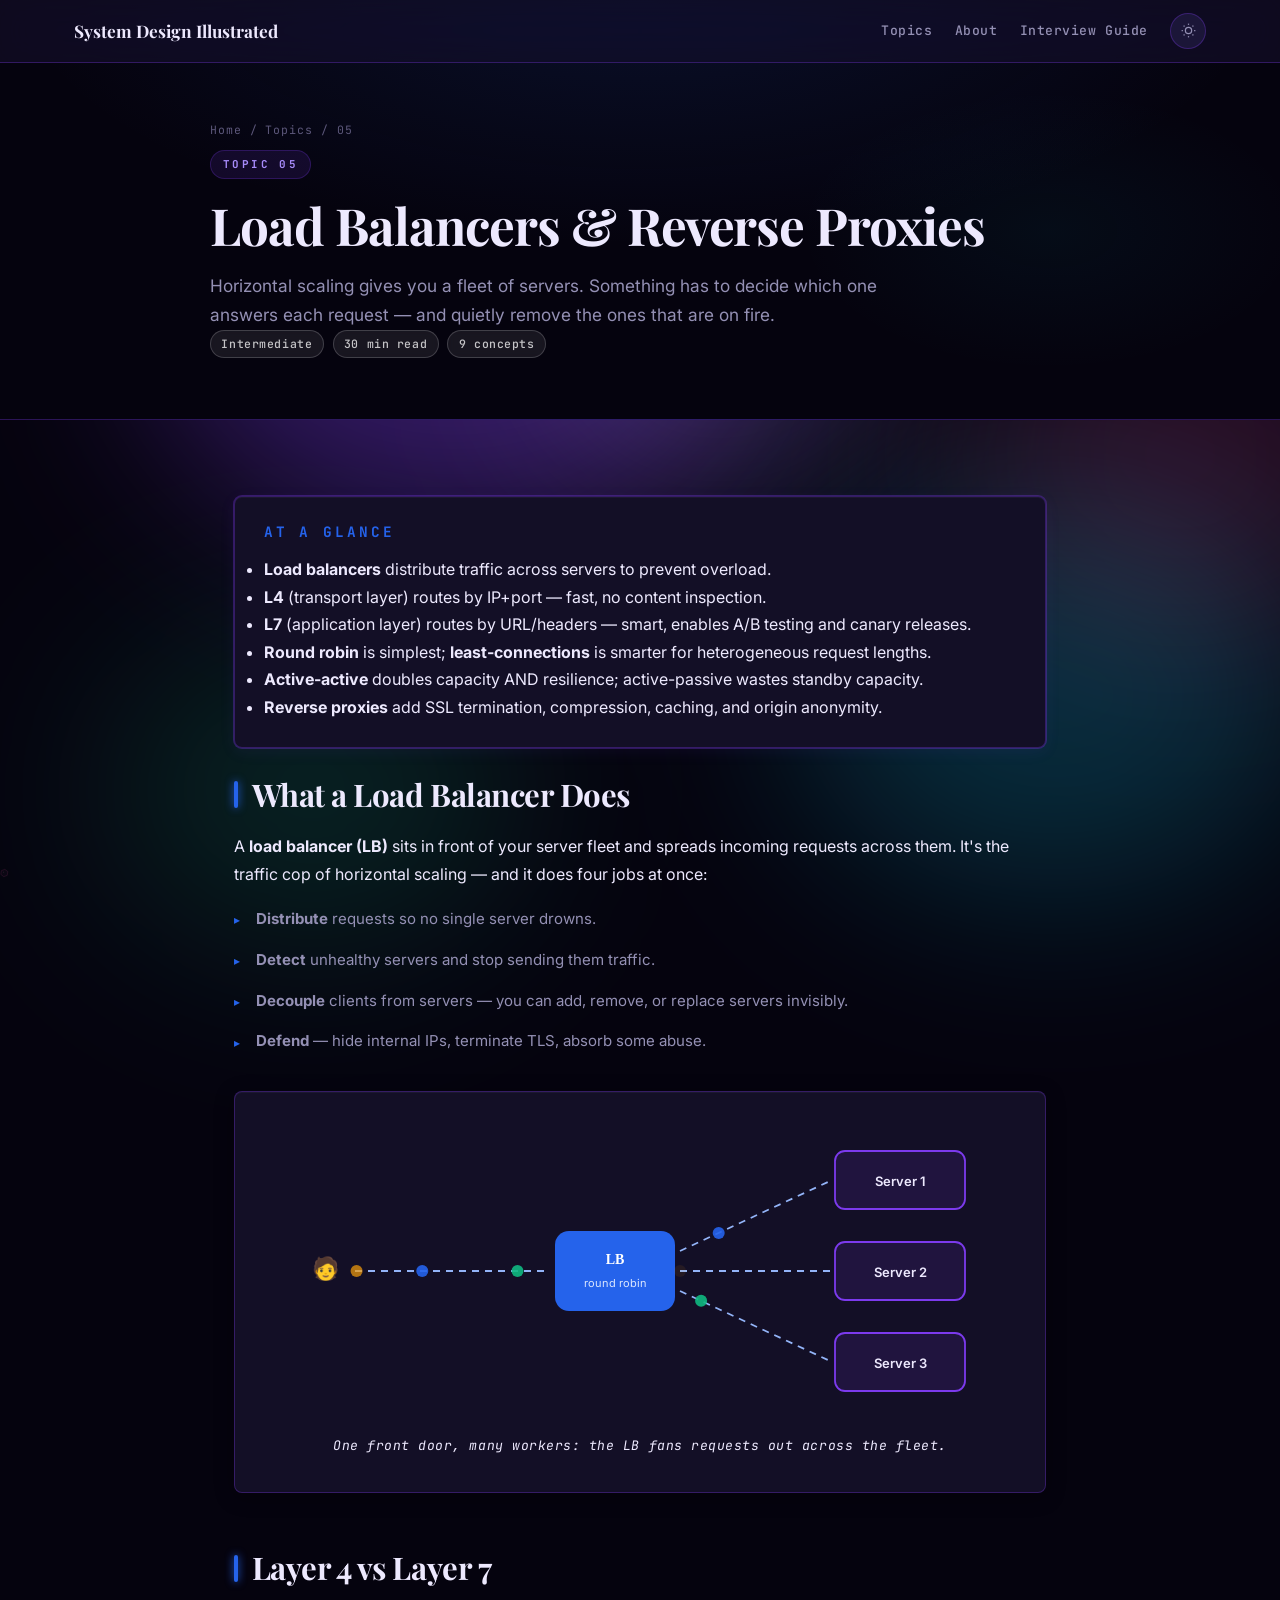
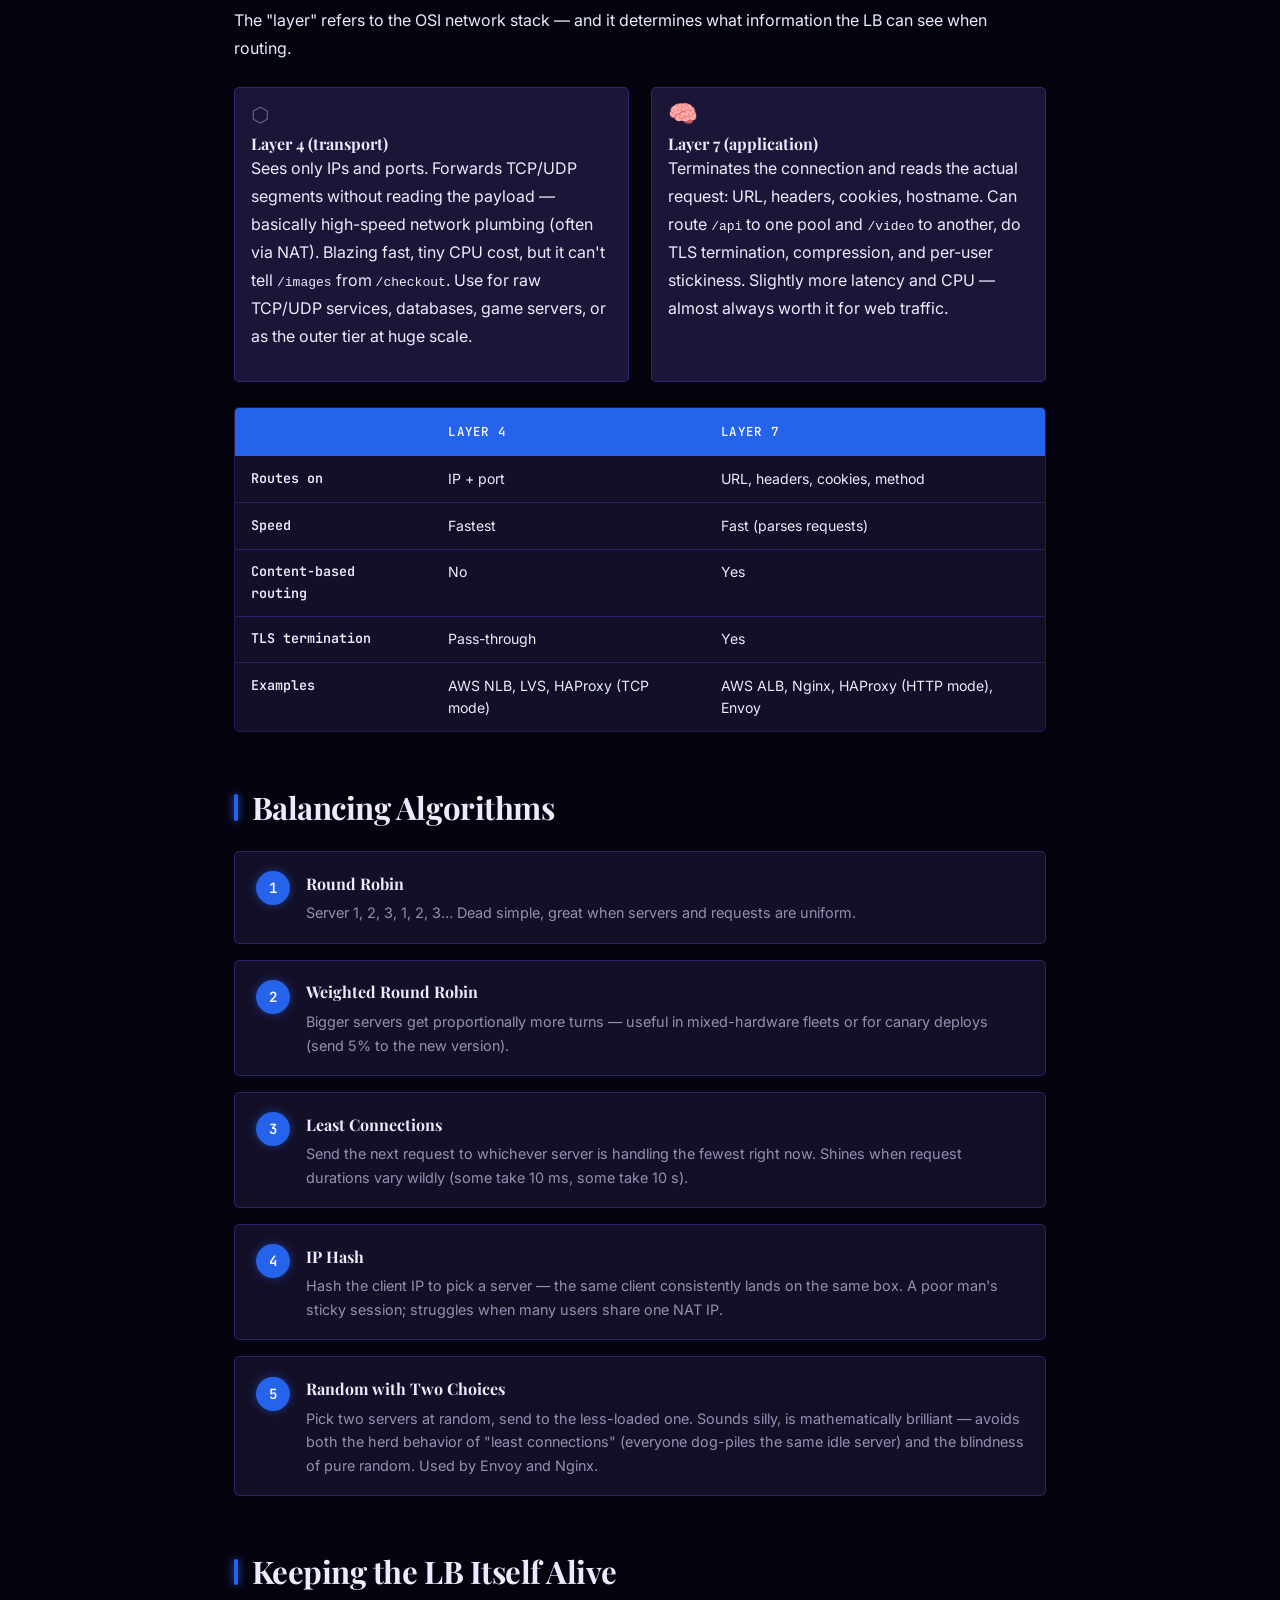
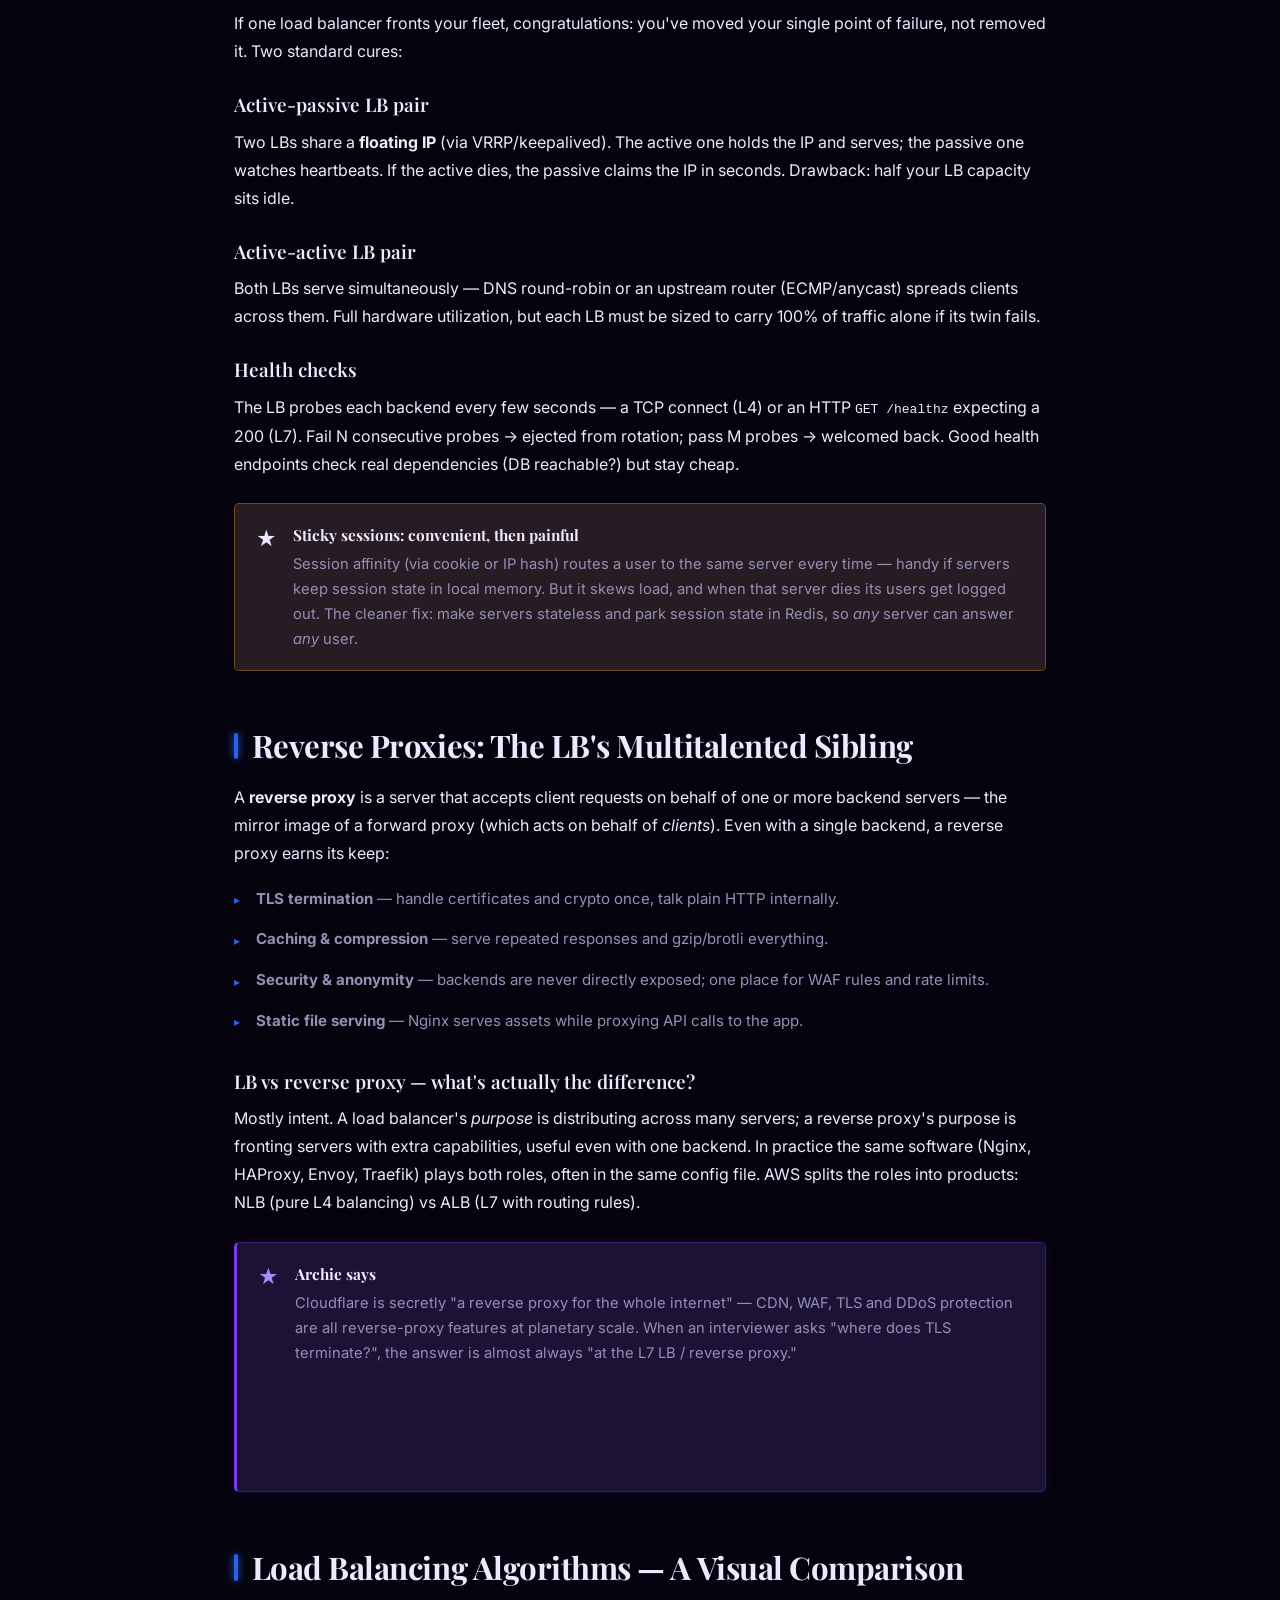
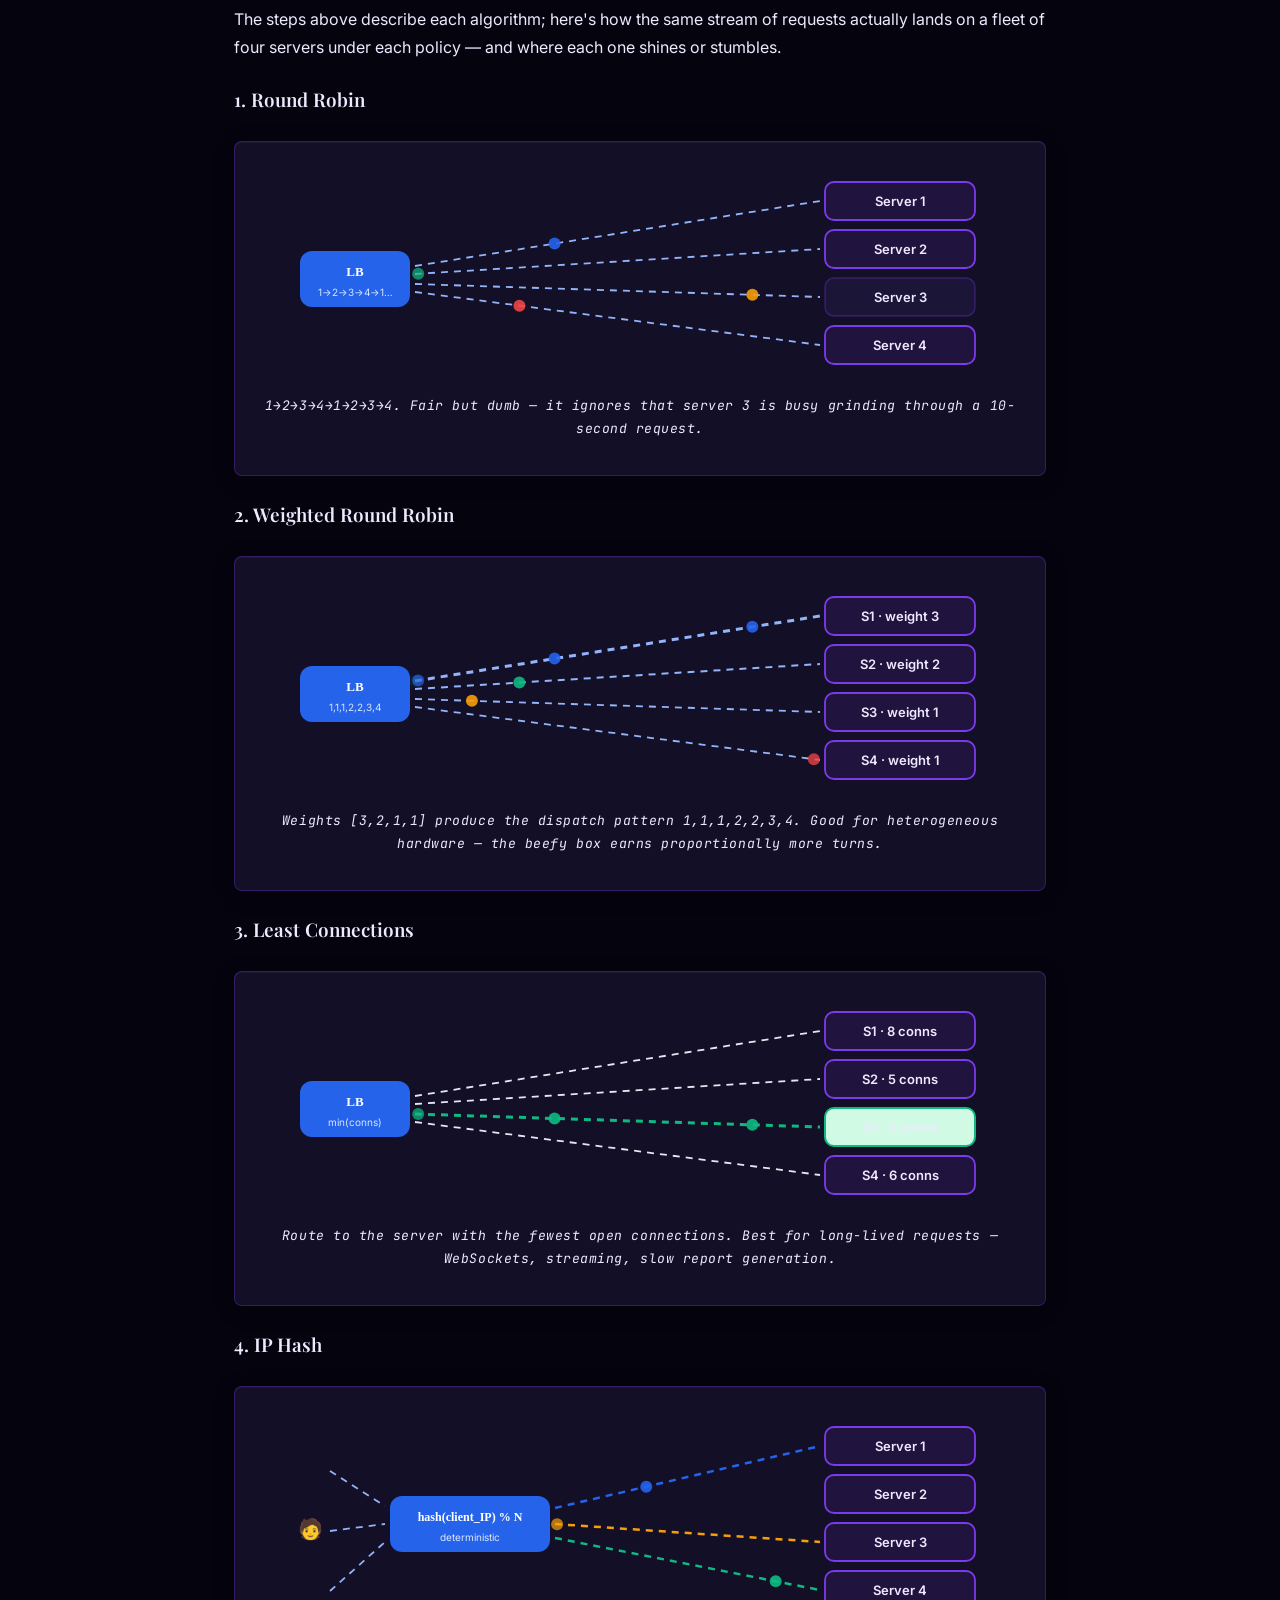
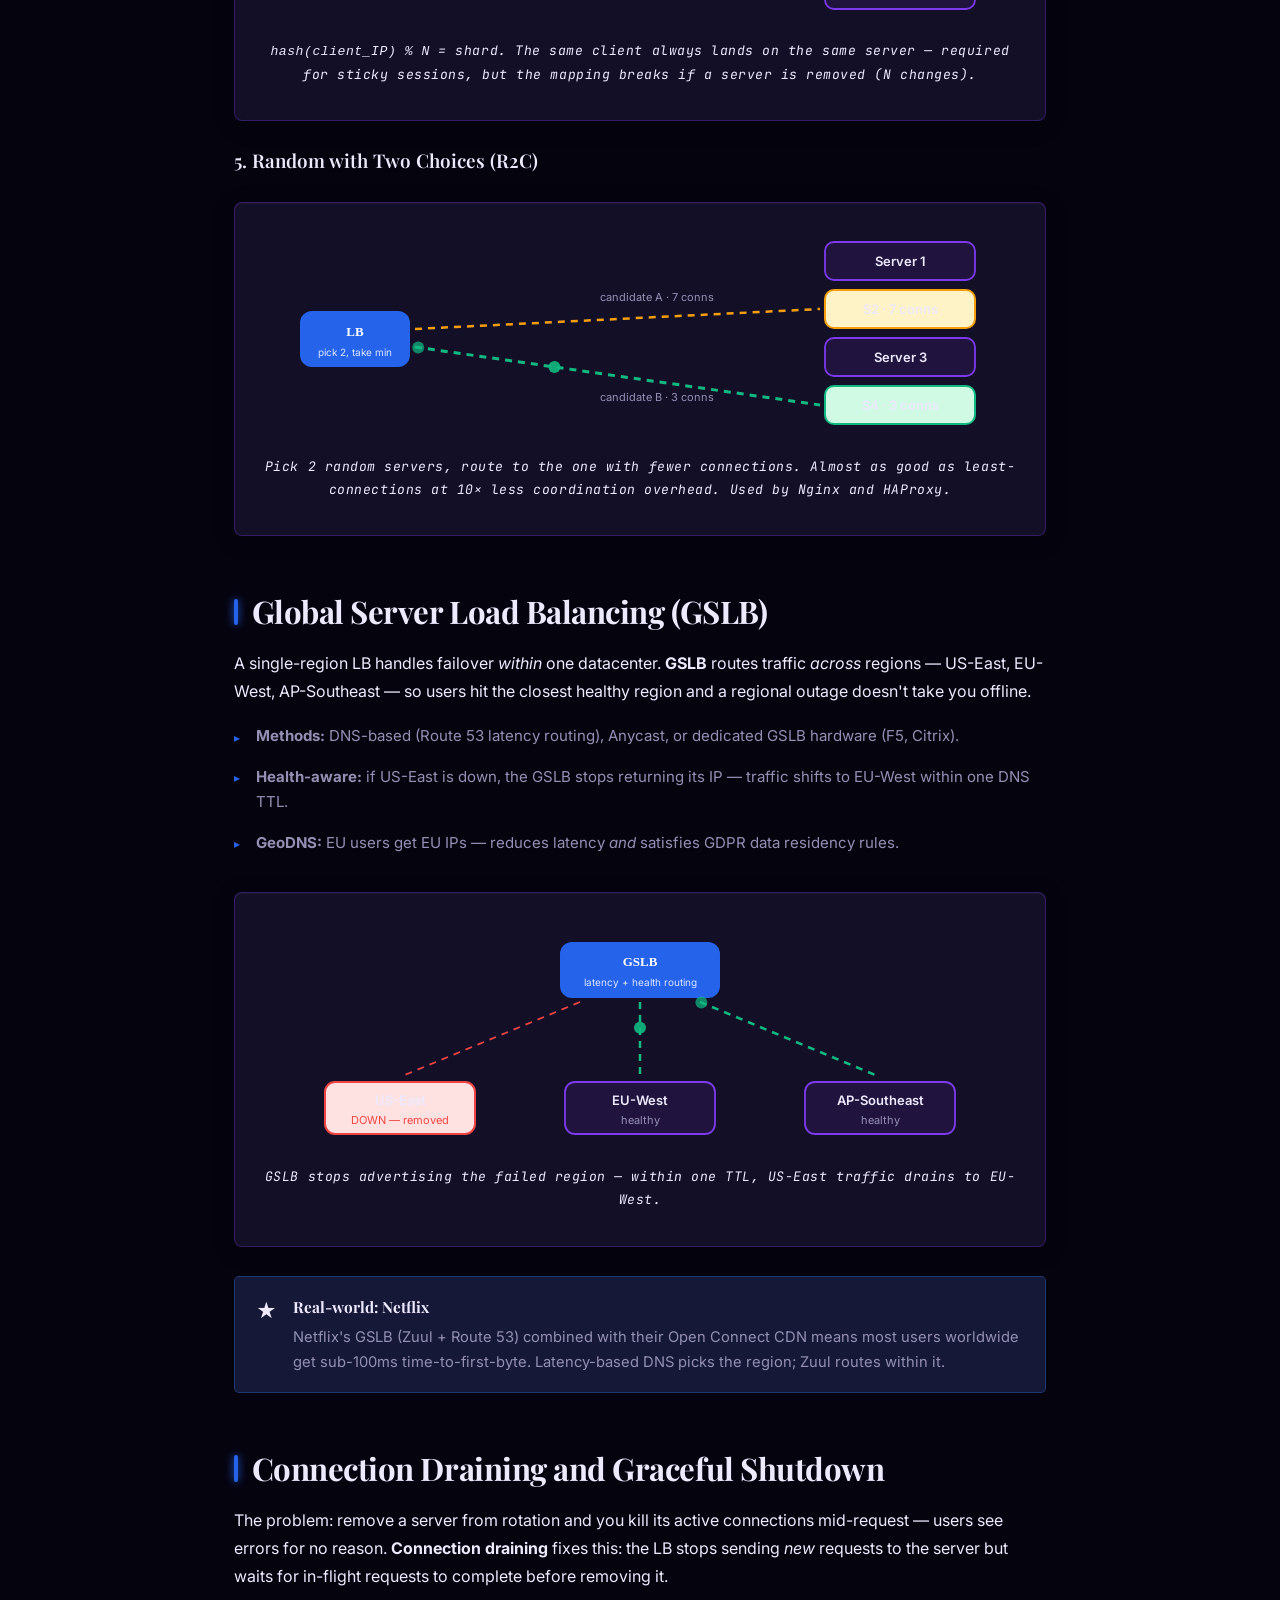
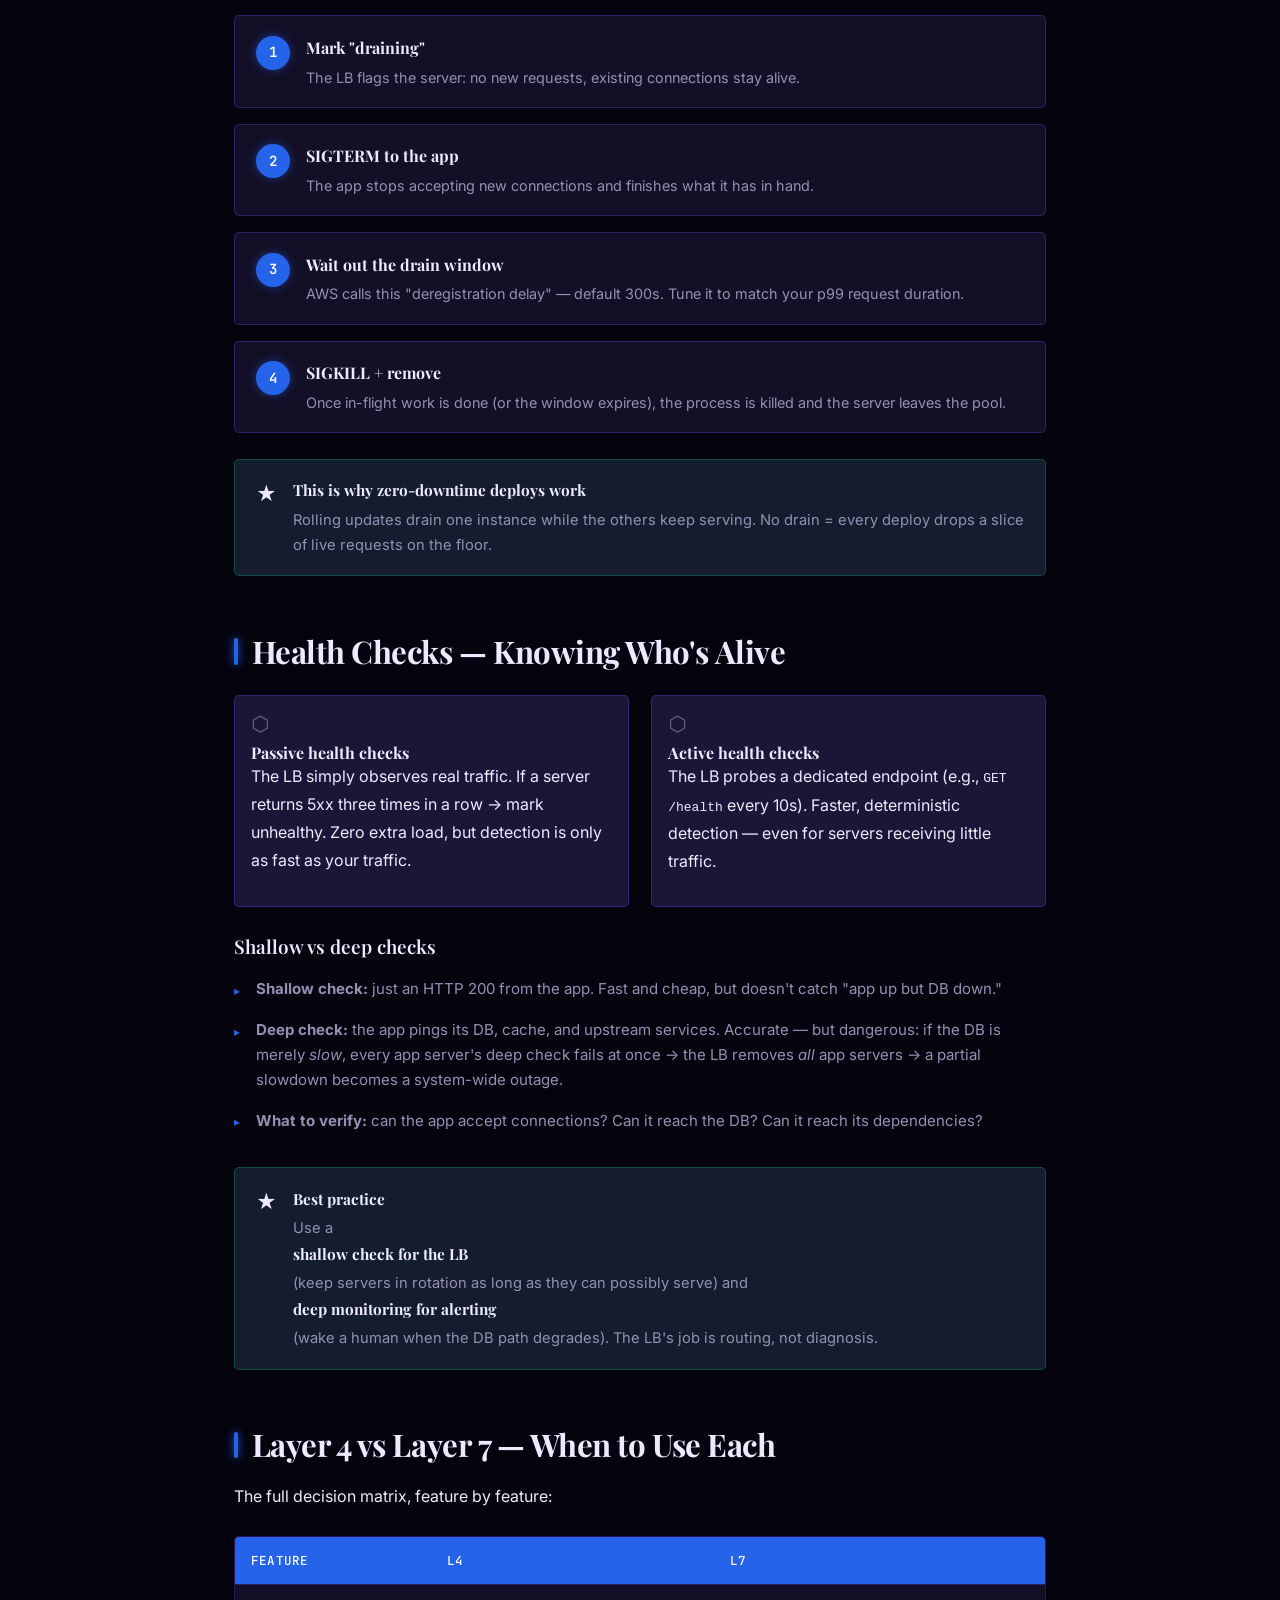
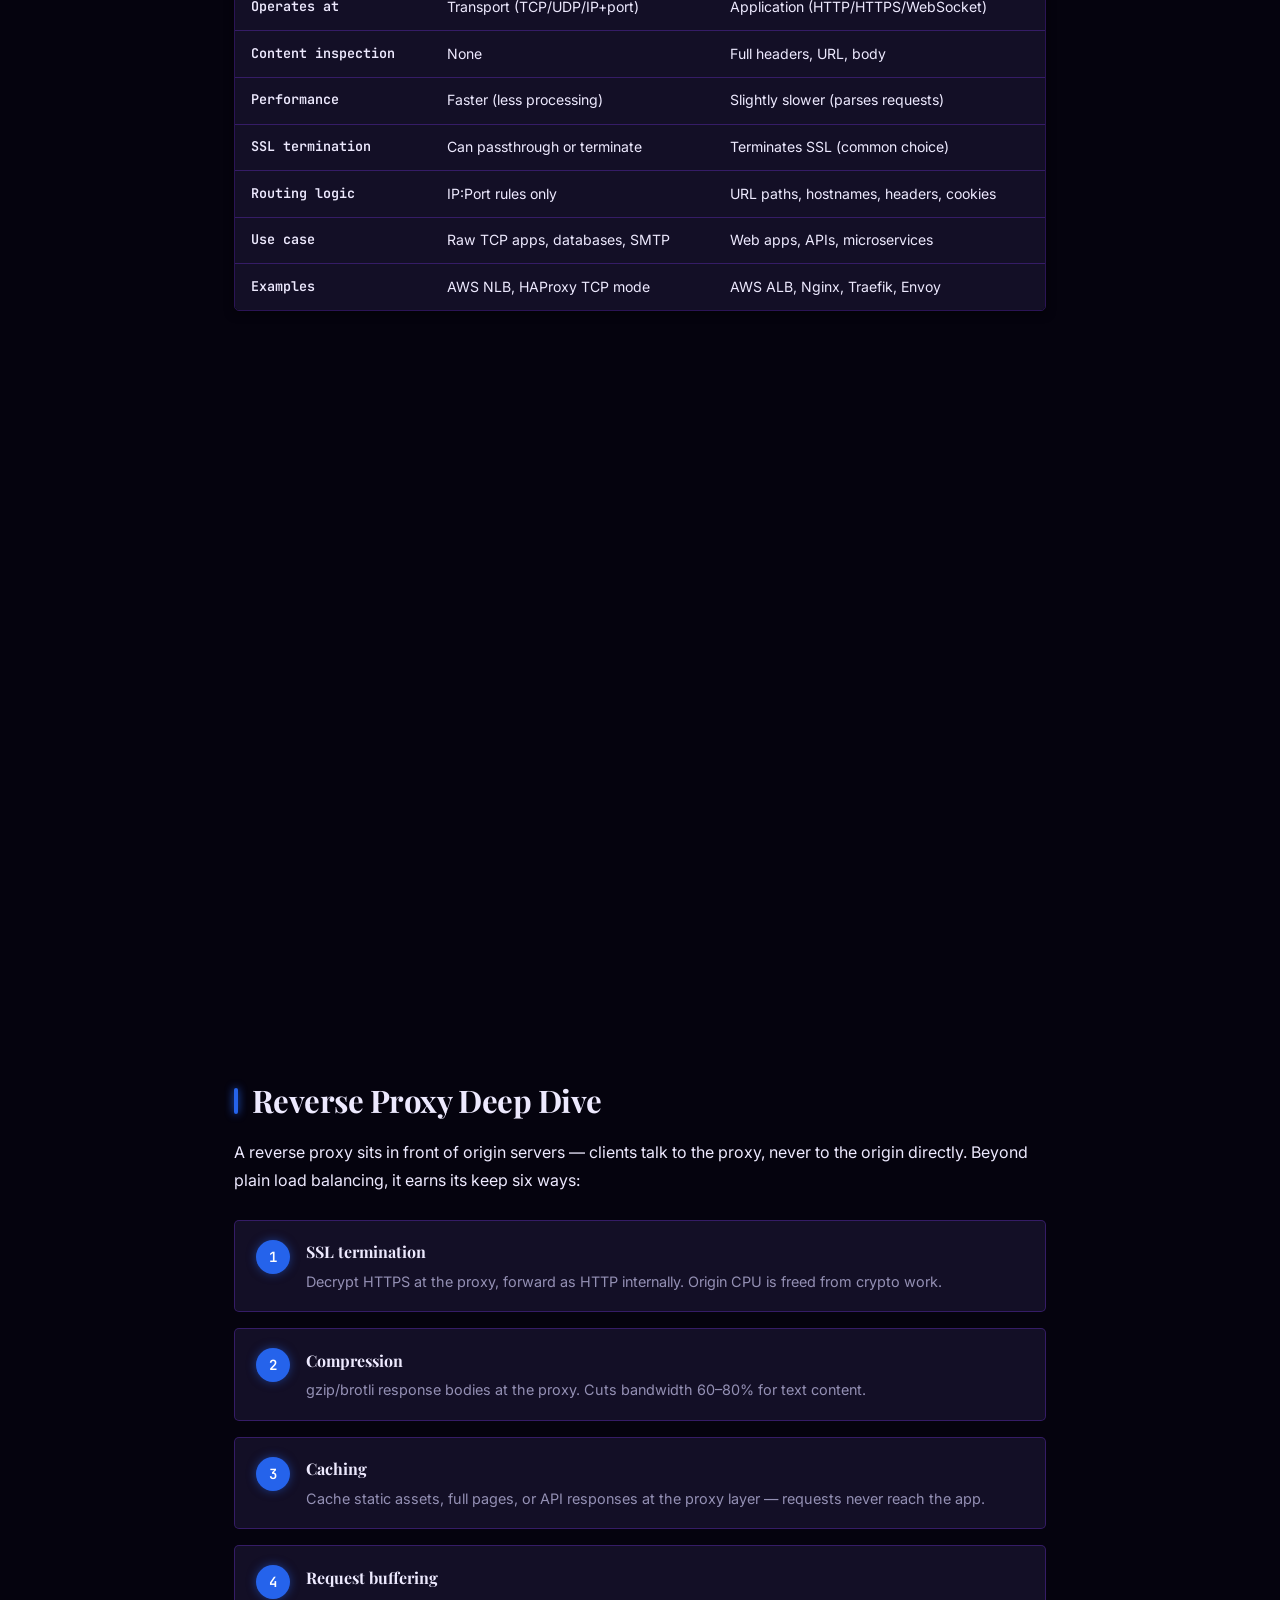
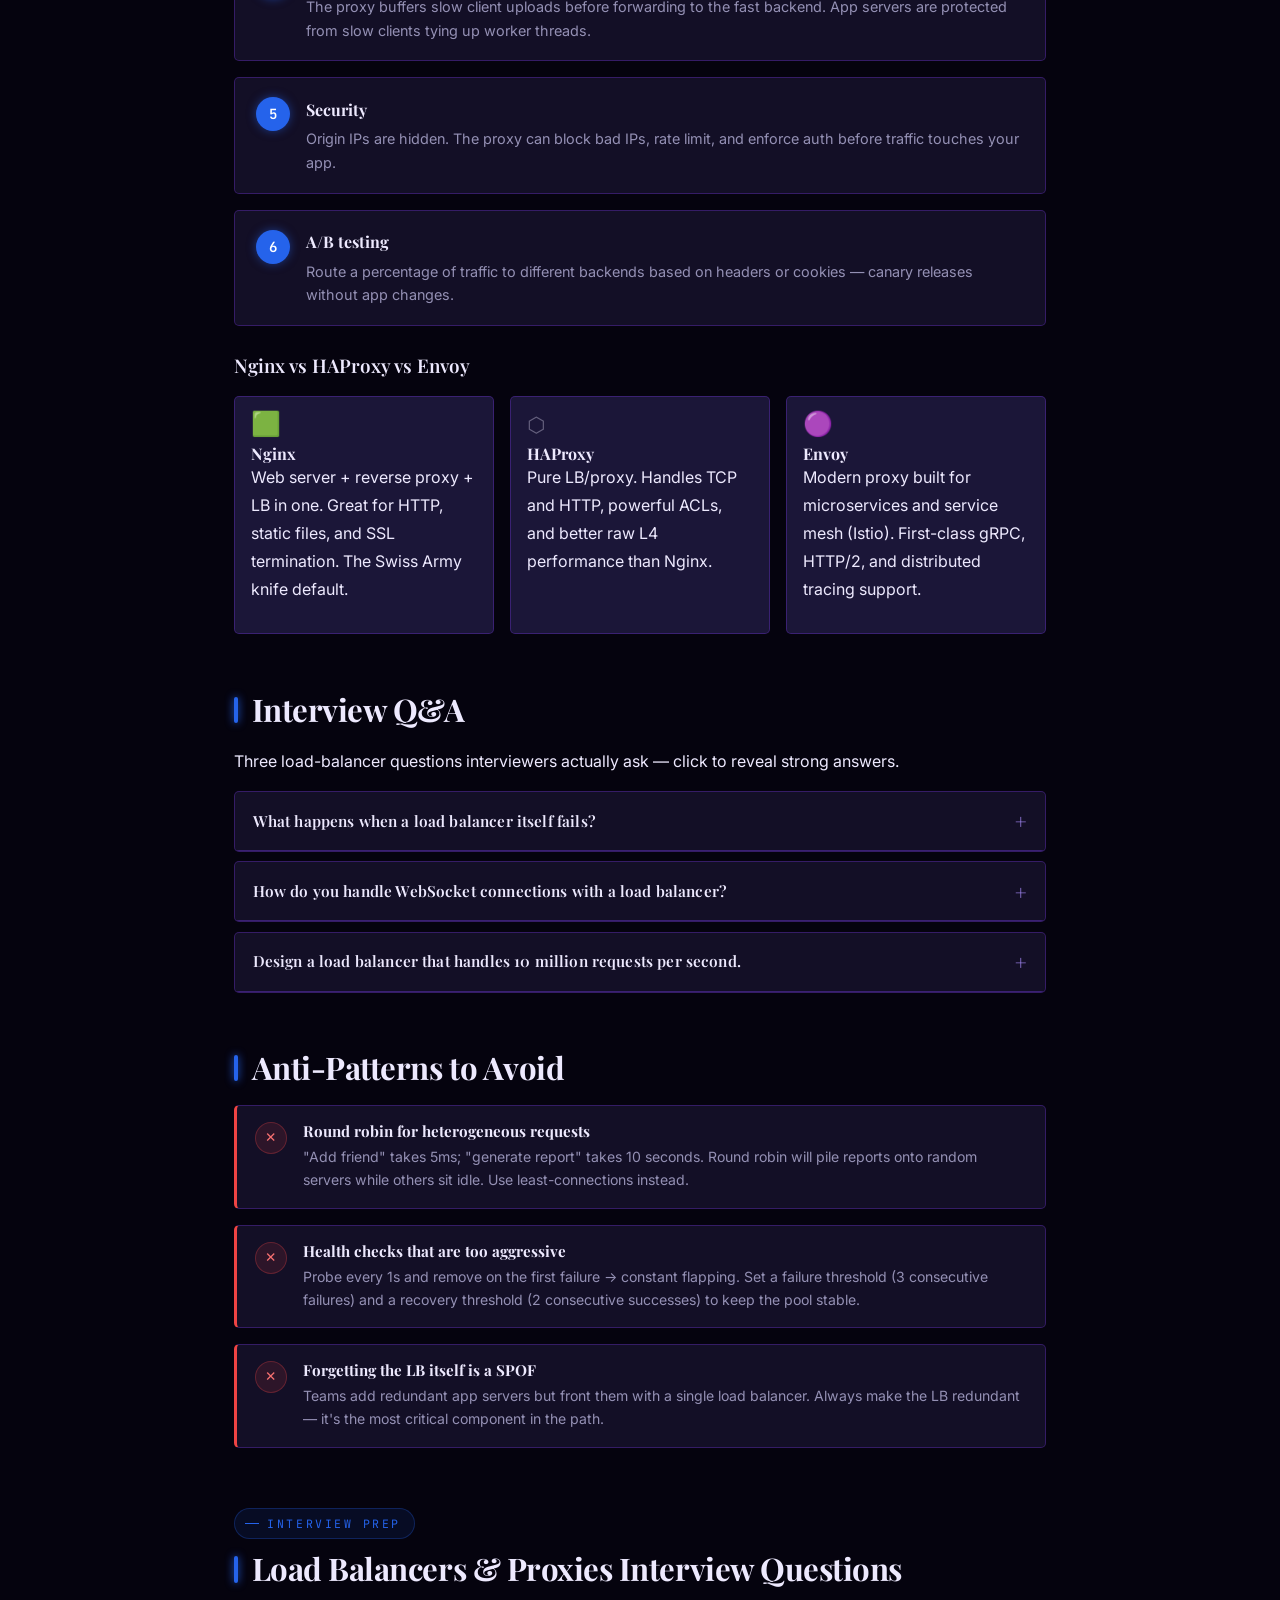
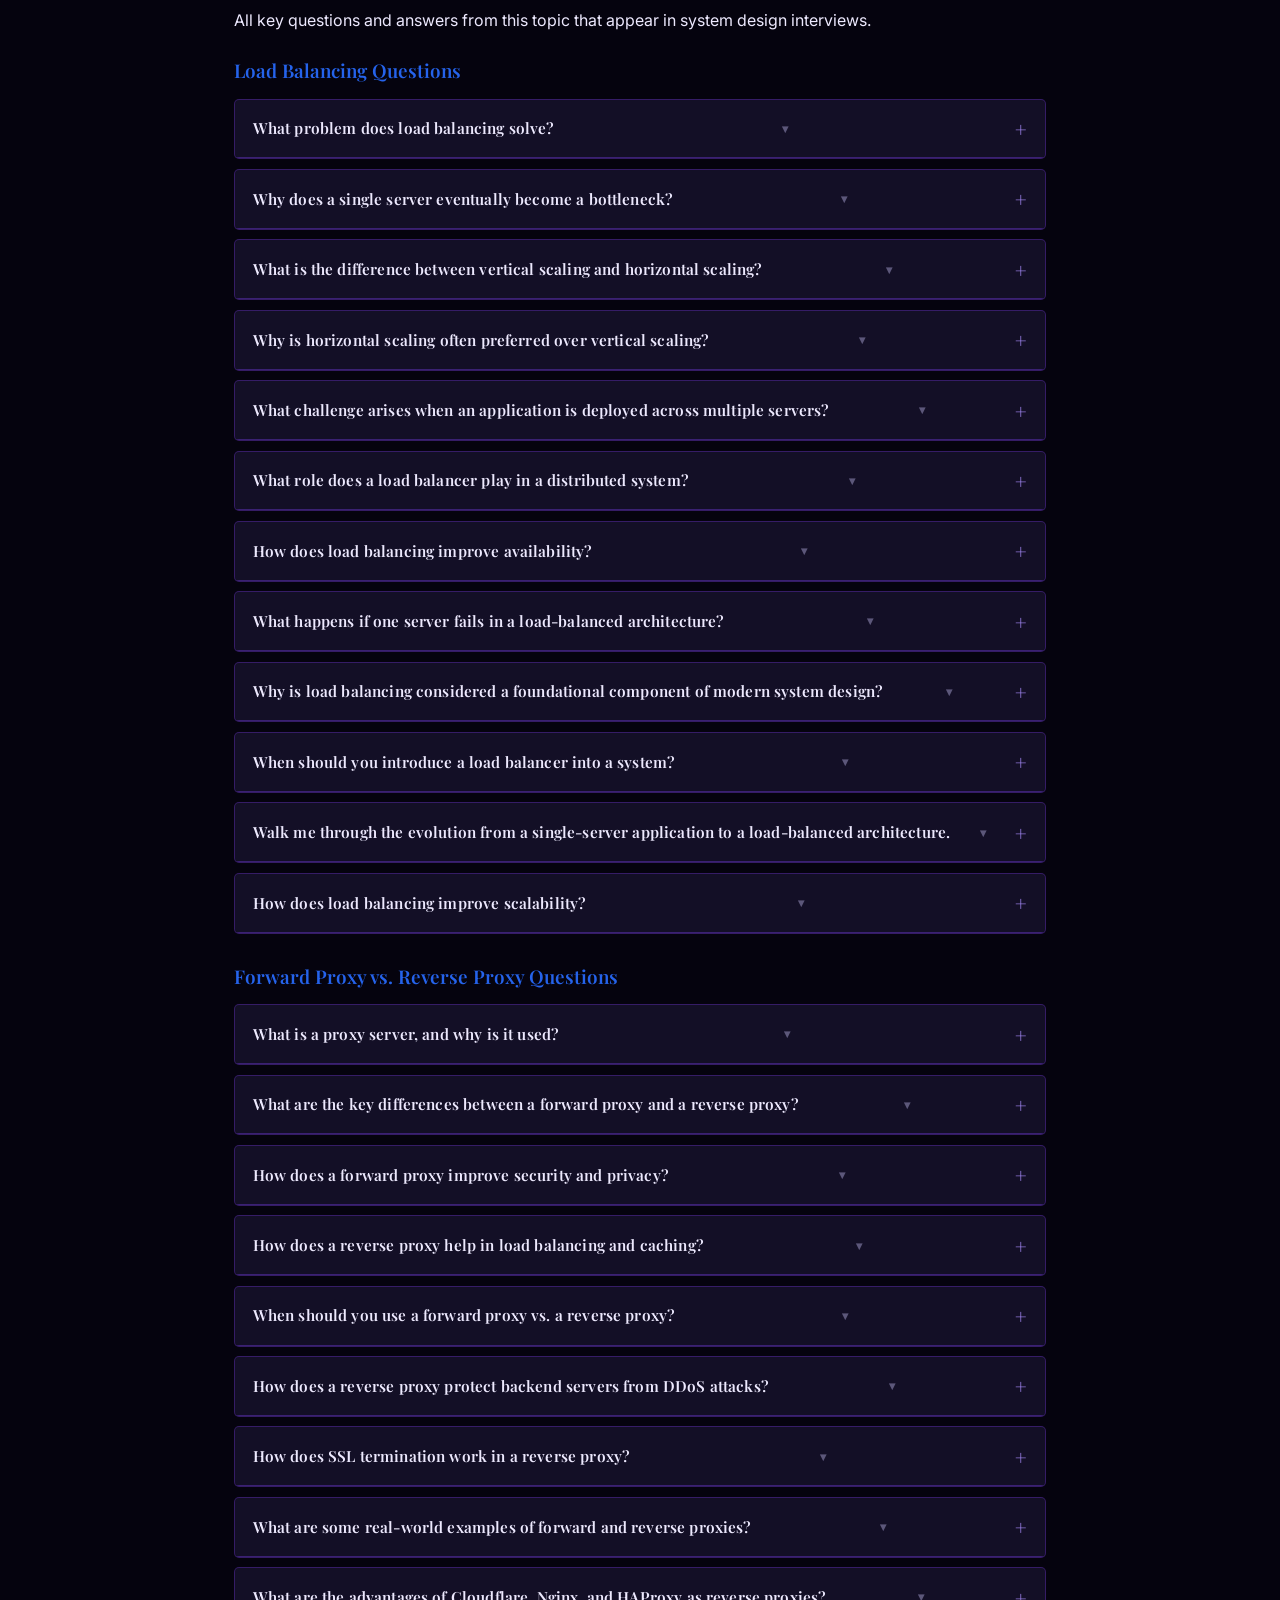
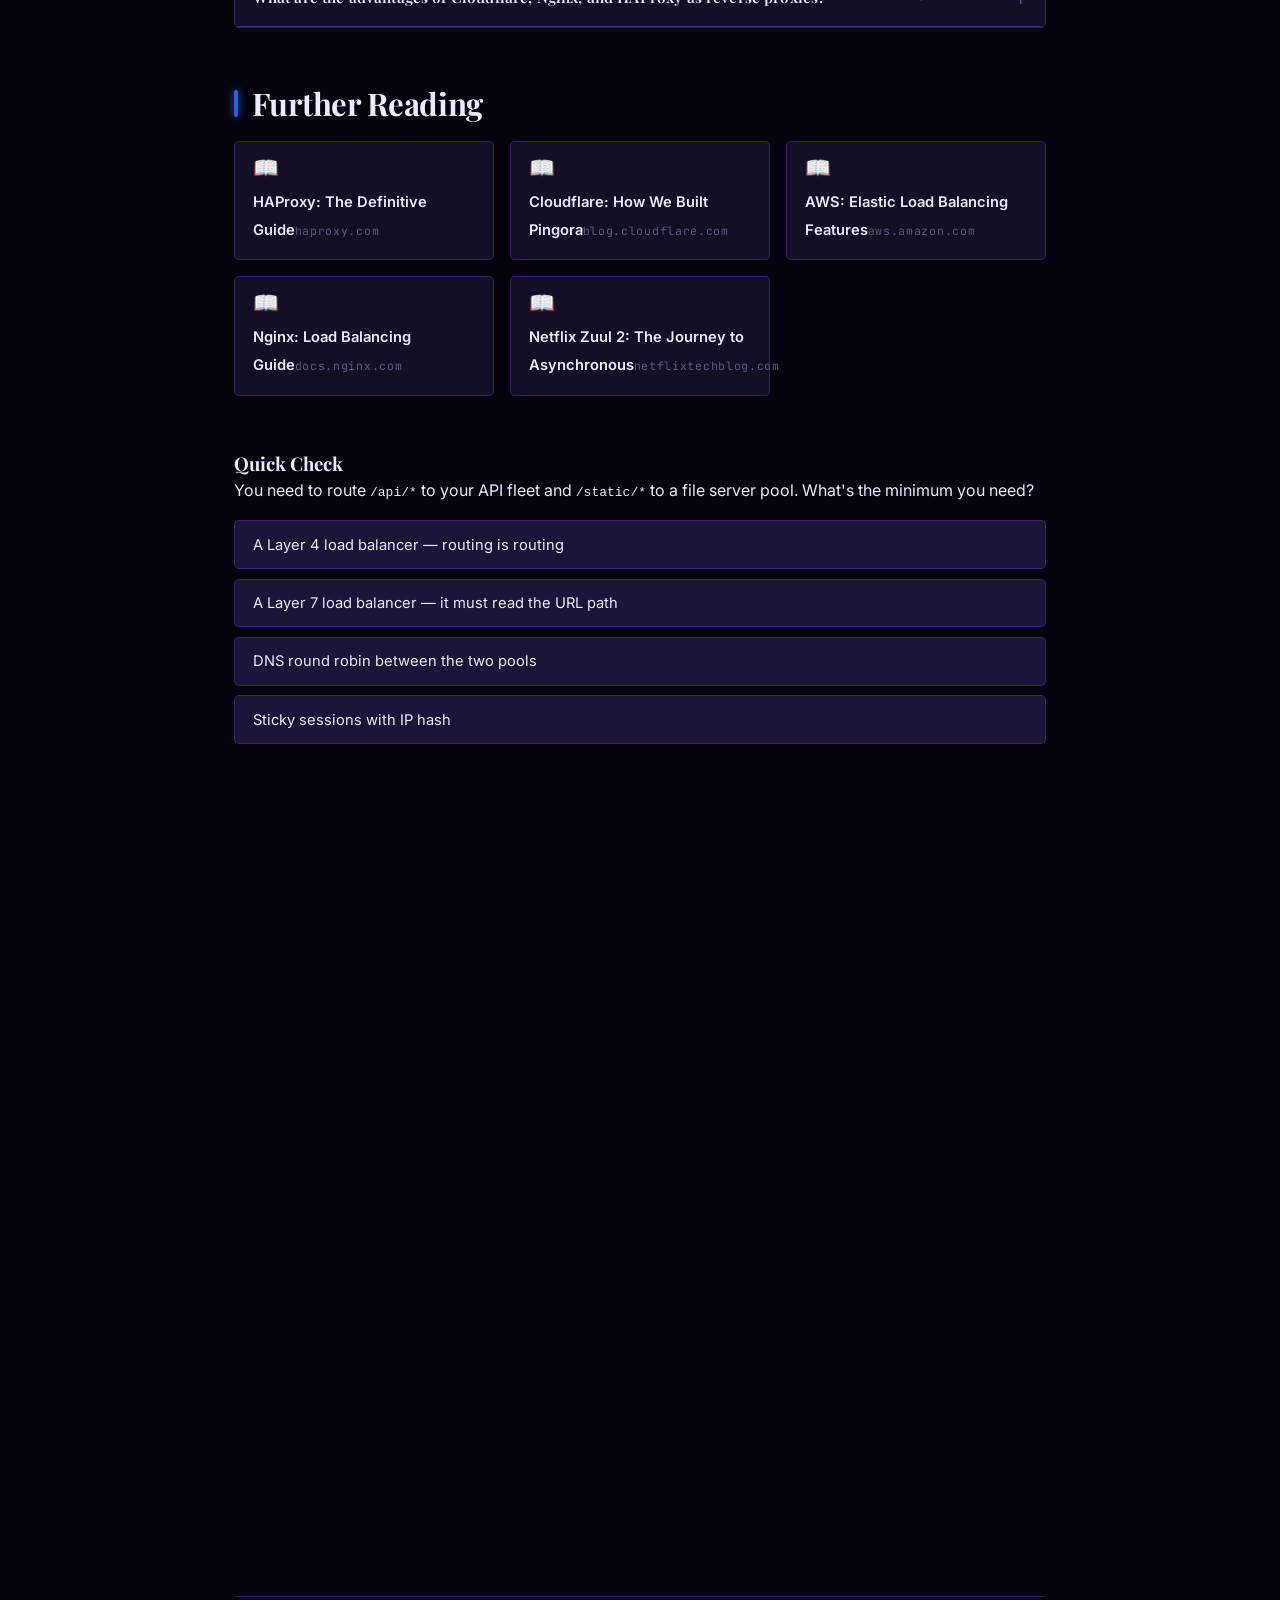
<file: topics/05-load-balancers.html>
<!DOCTYPE html>
<html lang="en">
<head>
<meta charset="UTF-8">
<meta name="viewport" content="width=device-width, initial-scale=1.0">
<title>Load Balancers &amp; Reverse Proxies — System Design Illustrated</title>
<meta name="description" content="L4 vs L7 load balancing, distribution algorithms, health checks, sticky sessions, and how reverse proxies differ — with animated diagrams.">
<script>try{var t=localStorage.getItem('sdi-theme')||'dark';document.documentElement.setAttribute('data-theme',t)}catch(e){document.documentElement.setAttribute('data-theme','dark')}</script>
<link rel="stylesheet" href="../css/style.css">
</head>
<body data-topic="05" style="--topic-color:#2563EB">

<div class="reading-progress"></div>

<nav class="navbar">
 <div class="nav-inner">
 <a href="../index.html" class="logo"><span class="logo-text">System Design Illustrated</span></a>
 <div class="nav-links">
 <a href="../index.html#topics">Topics</a>
 <a href="../index.html#about">About</a>
 <a href="12-interview-guide.html">Interview Guide</a>
 <button class="theme-toggle" id="themeToggle" aria-label="Toggle dark mode"></button>
 </div>
 </div>
</nav>

<header class="topic-header" style="--topic-color:#2563EB">
 <div class="topic-header-inner">
 <div class="breadcrumb"><a href="../index.html">Home</a> / Topics / 05</div>
 <div class="topic-num-big">TOPIC 05</div>
 <h1>Load Balancers &amp; Reverse Proxies </h1>
 <p class="subtitle">Horizontal scaling gives you a fleet of servers. Something has to decide which one answers each request — and quietly remove the ones that are on fire.</p>
 <div class="topic-meta"><span class="tag">Intermediate</span><span class="tag"> 30 min read</span><span class="tag"> 9 concepts</span></div>
 </div>
</header>

<main class="topic-body">

 <div class="at-a-glance">
 <h3> At a Glance</h3>
 <ul>
 <li><strong>Load balancers</strong> distribute traffic across servers to prevent overload.</li>
 <li><strong>L4</strong> (transport layer) routes by IP+port — fast, no content inspection.</li>
 <li><strong>L7</strong> (application layer) routes by URL/headers — smart, enables A/B testing and canary releases.</li>
 <li><strong>Round robin</strong> is simplest; <strong>least-connections</strong> is smarter for heterogeneous request lengths.</li>
 <li><strong>Active-active</strong> doubles capacity AND resilience; active-passive wastes standby capacity.</li>
 <li><strong>Reverse proxies</strong> add SSL termination, compression, caching, and origin anonymity.</li>
 </ul>
 </div>

 <section class="section-block reveal">
 <h2>What a Load Balancer Does</h2>
 <p>A <strong>load balancer (LB)</strong> sits in front of your server fleet and spreads incoming requests across them. It's the traffic cop of horizontal scaling — and it does four jobs at once:</p>
 <ul class="key-points">
 <li><strong>Distribute</strong> requests so no single server drowns.</li>
 <li><strong>Detect</strong> unhealthy servers and stop sending them traffic.</li>
 <li><strong>Decouple</strong> clients from servers — you can add, remove, or replace servers invisibly.</li>
 <li><strong>Defend</strong> — hide internal IPs, terminate TLS, absorb some abuse.</li>
 </ul>

 <div class="diagram-box">
 <svg viewBox="0 0 740 300" role="img" aria-label="Requests flow into a load balancer which distributes them to three servers">
 <!-- clients -->
 <text x="55" y="90" text-anchor="middle" style="font-size:22px">‍</text>
 <text x="55" y="155" text-anchor="middle" style="font-size:22px">🧑‍</text>
 <text x="55" y="220" text-anchor="middle" style="font-size:22px">‍</text>
 <!-- request packets -->
 <line x1="85" y1="150" x2="280" y2="150" class="svg-line svg-dash" style="stroke:#93B4F8"/>
 <circle cx="100" cy="150" r="6" class="pkt pkt-1" style="fill:#2563EB"/>
 <circle cx="100" cy="150" r="6" class="pkt pkt-1" style="fill:#F59E0B;animation-delay:.8s"/>
 <circle cx="100" cy="150" r="6" class="pkt pkt-1" style="fill:#10B981;animation-delay:1.6s"/>
 <!-- LB -->
 <rect x="285" y="110" width="120" height="80" rx="14" style="fill:#2563EB"/>
 <text x="345" y="143" text-anchor="middle" style="fill:#fff;font-family:Poppins;font-weight:700;font-size:14px"> LB</text>
 <text x="345" y="166" text-anchor="middle" style="fill:#DBE7FE;font-size:11px;font-family:Inter">round robin</text>
 <!-- fan out lines -->
 <line x1="410" y1="130" x2="560" y2="60" class="svg-line svg-dash" style="stroke:#93B4F8"/>
 <line x1="410" y1="150" x2="560" y2="150" class="svg-line svg-dash" style="stroke:#93B4F8"/>
 <line x1="410" y1="170" x2="560" y2="240" class="svg-line svg-dash" style="stroke:#93B4F8"/>
 <!-- packets to servers -->
 <circle cx="430" cy="121" r="6" class="pkt pkt-1" style="fill:#2563EB;animation-delay:.4s"/>
 <circle cx="430" cy="150" r="6" class="pkt pkt-1" style="fill:#F59E0B;animation-delay:1.2s"/>
 <circle cx="430" cy="180" r="6" class="pkt pkt-1" style="fill:#10B981;animation-delay:2s"/>
 <!-- servers -->
 <g class="bob"><rect x="565" y="30" width="130" height="58" rx="10" class="svg-box-p"/><text x="630" y="65" text-anchor="middle" class="svg-label">Server 1</text></g>
 <g class="bob" style="animation-delay:.5s"><rect x="565" y="121" width="130" height="58" rx="10" class="svg-box-p"/><text x="630" y="156" text-anchor="middle" class="svg-label">Server 2</text></g>
 <g class="bob" style="animation-delay:1s"><rect x="565" y="212" width="130" height="58" rx="10" class="svg-box-p"/><text x="630" y="247" text-anchor="middle" class="svg-label">Server 3</text></g>
 </svg>
 <p class="diagram-caption">One front door, many workers: the LB fans requests out across the fleet.</p>
 </div>
 </section>

 <section class="section-block reveal">
 <h2>Layer 4 vs Layer 7</h2>
 <p>The "layer" refers to the OSI network stack — and it determines what information the LB can see when routing.</p>
 <div class="two-col">
 <div class="mini-card">
 <span class="mc-icon"></span>
 <h4>Layer 4 (transport)</h4>
 <p>Sees only IPs and ports. Forwards TCP/UDP segments without reading the payload — basically high-speed network plumbing (often via NAT). Blazing fast, tiny CPU cost, but it can't tell <code>/images</code> from <code>/checkout</code>. Use for raw TCP/UDP services, databases, game servers, or as the outer tier at huge scale.</p>
 </div>
 <div class="mini-card">
 <span class="mc-icon">🧠</span>
 <h4>Layer 7 (application)</h4>
 <p>Terminates the connection and reads the actual request: URL, headers, cookies, hostname. Can route <code>/api</code> to one pool and <code>/video</code> to another, do TLS termination, compression, and per-user stickiness. Slightly more latency and CPU — almost always worth it for web traffic.</p>
 </div>
 </div>

 <div class="table-wrap">
 <table class="compare-table">
 <thead><tr><th></th><th>Layer 4</th><th>Layer 7</th></tr></thead>
 <tbody>
 <tr><td>Routes on</td><td>IP + port</td><td>URL, headers, cookies, method</td></tr>
 <tr><td>Speed</td><td>Fastest</td><td>Fast (parses requests)</td></tr>
 <tr><td>Content-based routing</td><td>No</td><td>Yes</td></tr>
 <tr><td>TLS termination</td><td>Pass-through</td><td>Yes</td></tr>
 <tr><td>Examples</td><td>AWS NLB, LVS, HAProxy (TCP mode)</td><td>AWS ALB, Nginx, HAProxy (HTTP mode), Envoy</td></tr>
 </tbody>
 </table>
 </div>
 </section>

 <section class="section-block reveal">
 <h2>Balancing Algorithms</h2>
 <div class="steps">
 <div class="step-item"><div class="step-num">1</div><div><strong>Round Robin</strong><p>Server 1, 2, 3, 1, 2, 3… Dead simple, great when servers and requests are uniform.</p></div></div>
 <div class="step-item"><div class="step-num">2</div><div><strong>Weighted Round Robin</strong><p>Bigger servers get proportionally more turns — useful in mixed-hardware fleets or for canary deploys (send 5% to the new version).</p></div></div>
 <div class="step-item"><div class="step-num">3</div><div><strong>Least Connections</strong><p>Send the next request to whichever server is handling the fewest right now. Shines when request durations vary wildly (some take 10 ms, some take 10 s).</p></div></div>
 <div class="step-item"><div class="step-num">4</div><div><strong>IP Hash</strong><p>Hash the client IP to pick a server — the same client consistently lands on the same box. A poor man's sticky session; struggles when many users share one NAT IP.</p></div></div>
 <div class="step-item"><div class="step-num">5</div><div><strong>Random with Two Choices</strong><p>Pick two servers at random, send to the less-loaded one. Sounds silly, is mathematically brilliant — avoids both the herd behavior of "least connections" (everyone dog-piles the same idle server) and the blindness of pure random. Used by Envoy and Nginx.</p></div></div>
 </div>
 </section>

 <section class="section-block reveal">
 <h2>Keeping the LB Itself Alive</h2>
 <p>If one load balancer fronts your fleet, congratulations: you've moved your single point of failure, not removed it. Two standard cures:</p>
 <h3>Active-passive LB pair</h3>
 <p>Two LBs share a <strong>floating IP</strong> (via VRRP/keepalived). The active one holds the IP and serves; the passive one watches heartbeats. If the active dies, the passive claims the IP in seconds. Drawback: half your LB capacity sits idle.</p>
 <h3>Active-active LB pair</h3>
 <p>Both LBs serve simultaneously — DNS round-robin or an upstream router (ECMP/anycast) spreads clients across them. Full hardware utilization, but each LB must be sized to carry 100% of traffic alone if its twin fails.</p>

 <h3>Health checks</h3>
 <p>The LB probes each backend every few seconds — a TCP connect (L4) or an HTTP <code>GET /healthz</code> expecting a 200 (L7). Fail N consecutive probes → ejected from rotation; pass M probes → welcomed back. Good health endpoints check real dependencies (DB reachable?) but stay cheap.</p>

 <div class="callout warn">
 <span class="co-icon">&#9733;</span>
 <div><strong>Sticky sessions: convenient, then painful</strong>
 <p>Session affinity (via cookie or IP hash) routes a user to the same server every time — handy if servers keep session state in local memory. But it skews load, and when that server dies its users get logged out. The cleaner fix: make servers stateless and park session state in Redis, so <em>any</em> server can answer <em>any</em> user.</p></div>
 </div>
 </section>

 <section class="section-block reveal">
 <h2>Reverse Proxies: The LB's Multitalented Sibling</h2>
 <p>A <strong>reverse proxy</strong> is a server that accepts client requests on behalf of one or more backend servers — the mirror image of a forward proxy (which acts on behalf of <em>clients</em>). Even with a single backend, a reverse proxy earns its keep:</p>
 <ul class="key-points">
 <li><strong>TLS termination</strong> — handle certificates and crypto once, talk plain HTTP internally.</li>
 <li><strong>Caching &amp; compression</strong> — serve repeated responses and gzip/brotli everything.</li>
 <li><strong>Security &amp; anonymity</strong> — backends are never directly exposed; one place for WAF rules and rate limits.</li>
 <li><strong>Static file serving</strong> — Nginx serves assets while proxying API calls to the app.</li>
 </ul>

 <h3>LB vs reverse proxy — what's actually the difference?</h3>
 <p>Mostly intent. A load balancer's <em>purpose</em> is distributing across many servers; a reverse proxy's purpose is fronting servers with extra capabilities, useful even with one backend. In practice the same software (Nginx, HAProxy, Envoy, Traefik) plays both roles, often in the same config file. AWS splits the roles into products: NLB (pure L4 balancing) vs ALB (L7 with routing rules).</p>

 <div class="callout archie">
 <span class="co-icon">&#9733;</span>
 <div><strong>Archie says</strong>
 <p>Cloudflare is secretly "a reverse proxy for the whole internet" — CDN, WAF, TLS and DDoS protection are all reverse-proxy features at planetary scale. When an interviewer asks "where does TLS terminate?", the answer is almost always "at the L7 LB / reverse proxy."</p></div>
 </div>
 </section>

 <section class="section-block reveal">
 <h2>Load Balancing Algorithms — A Visual Comparison</h2>
 <p>The steps above describe each algorithm; here's how the same stream of requests actually lands on a fleet of four servers under each policy — and where each one shines or stumbles.</p>

 <h3>1. Round Robin</h3>
 <div class="diagram-box">
 <svg viewBox="0 0 740 210" role="img" aria-label="Round robin load balancer cycling requests across four servers in order">
 <rect x="30" y="80" width="110" height="56" rx="12" style="fill:#2563EB"/>
 <text x="85" y="105" text-anchor="middle" style="fill:#fff;font-family:Poppins;font-weight:700;font-size:13px"> LB</text>
 <text x="85" y="125" text-anchor="middle" style="fill:#DBE7FE;font-size:10px;font-family:Inter">1→2→3→4→1…</text>
 <line x1="145" y1="95" x2="550" y2="30" class="svg-line svg-dash" style="stroke:#93B4F8"/>
 <line x1="145" y1="103" x2="550" y2="78" class="svg-line svg-dash" style="stroke:#93B4F8"/>
 <line x1="145" y1="113" x2="550" y2="126" class="svg-line svg-dash" style="stroke:#93B4F8"/>
 <line x1="145" y1="121" x2="550" y2="174" class="svg-line svg-dash" style="stroke:#93B4F8"/>
 <circle cx="180" cy="89" r="6" class="pkt pkt-1" style="fill:#2563EB"/>
 <circle cx="180" cy="101" r="6" class="pkt pkt-1" style="fill:#10B981;animation-delay:.6s"/>
 <circle cx="180" cy="112" r="6" class="pkt pkt-1" style="fill:#F59E0B;animation-delay:1.2s"/>
 <circle cx="180" cy="120" r="6" class="pkt pkt-1" style="fill:#EF4444;animation-delay:1.8s"/>
 <g class="bob"><rect x="555" y="11" width="150" height="38" rx="9" class="svg-box-p"/><text x="630" y="35" text-anchor="middle" class="svg-label">Server 1</text></g>
 <g class="bob" style="animation-delay:.3s"><rect x="555" y="59" width="150" height="38" rx="9" class="svg-box-p"/><text x="630" y="83" text-anchor="middle" class="svg-label">Server 2</text></g>
 <g class="bob" style="animation-delay:.6s"><rect x="555" y="107" width="150" height="38" rx="9" class="svg-box"/><text x="630" y="131" text-anchor="middle" class="svg-label">Server 3 </text></g>
 <g class="bob" style="animation-delay:.9s"><rect x="555" y="155" width="150" height="38" rx="9" class="svg-box-p"/><text x="630" y="179" text-anchor="middle" class="svg-label">Server 4</text></g>
 </svg>
 <p class="diagram-caption">1→2→3→4→1→2→3→4. Fair but dumb — it ignores that server 3 is busy grinding through a 10-second request.</p>
 </div>

 <h3>2. Weighted Round Robin</h3>
 <div class="diagram-box">
 <svg viewBox="0 0 740 210" role="img" aria-label="Weighted round robin sending more requests to higher-weight servers">
 <rect x="30" y="80" width="110" height="56" rx="12" style="fill:#2563EB"/>
 <text x="85" y="105" text-anchor="middle" style="fill:#fff;font-family:Poppins;font-weight:700;font-size:13px"> LB</text>
 <text x="85" y="125" text-anchor="middle" style="fill:#DBE7FE;font-size:10px;font-family:Inter">1,1,1,2,2,3,4</text>
 <line x1="145" y1="95" x2="550" y2="30" class="svg-line svg-dash" style="stroke:#93B4F8;stroke-width:3"/>
 <line x1="145" y1="103" x2="550" y2="78" class="svg-line svg-dash" style="stroke:#93B4F8;stroke-width:2"/>
 <line x1="145" y1="113" x2="550" y2="126" class="svg-line svg-dash" style="stroke:#93B4F8"/>
 <line x1="145" y1="121" x2="550" y2="174" class="svg-line svg-dash" style="stroke:#93B4F8"/>
 <circle cx="180" cy="89" r="6" class="pkt pkt-1" style="fill:#2563EB"/>
 <circle cx="240" cy="80" r="6" class="pkt pkt-1" style="fill:#2563EB;animation-delay:.4s"/>
 <circle cx="300" cy="70" r="6" class="pkt pkt-1" style="fill:#2563EB;animation-delay:.8s"/>
 <circle cx="180" cy="101" r="6" class="pkt pkt-1" style="fill:#10B981;animation-delay:1.2s"/>
 <circle cx="240" cy="97" r="6" class="pkt pkt-1" style="fill:#10B981;animation-delay:1.6s"/>
 <circle cx="180" cy="112" r="6" class="pkt pkt-1" style="fill:#F59E0B;animation-delay:2s"/>
 <circle cx="180" cy="120" r="6" class="pkt pkt-1" style="fill:#EF4444;animation-delay:2.4s"/>
 <g class="bob"><rect x="555" y="11" width="150" height="38" rx="9" class="svg-box-p"/><text x="630" y="35" text-anchor="middle" class="svg-label">S1 · weight 3</text></g>
 <g class="bob" style="animation-delay:.3s"><rect x="555" y="59" width="150" height="38" rx="9" class="svg-box-p"/><text x="630" y="83" text-anchor="middle" class="svg-label">S2 · weight 2</text></g>
 <g class="bob" style="animation-delay:.6s"><rect x="555" y="107" width="150" height="38" rx="9" class="svg-box-p"/><text x="630" y="131" text-anchor="middle" class="svg-label">S3 · weight 1</text></g>
 <g class="bob" style="animation-delay:.9s"><rect x="555" y="155" width="150" height="38" rx="9" class="svg-box-p"/><text x="630" y="179" text-anchor="middle" class="svg-label">S4 · weight 1</text></g>
 </svg>
 <p class="diagram-caption">Weights [3,2,1,1] produce the dispatch pattern 1,1,1,2,2,3,4. Good for heterogeneous hardware — the beefy box earns proportionally more turns.</p>
 </div>

 <h3>3. Least Connections</h3>
 <div class="diagram-box">
 <svg viewBox="0 0 740 210" role="img" aria-label="Least connections routing the next request to the server with the fewest open connections">
 <rect x="30" y="80" width="110" height="56" rx="12" style="fill:#2563EB"/>
 <text x="85" y="105" text-anchor="middle" style="fill:#fff;font-family:Poppins;font-weight:700;font-size:13px"> LB</text>
 <text x="85" y="125" text-anchor="middle" style="fill:#DBE7FE;font-size:10px;font-family:Inter">min(conns)</text>
 <line x1="145" y1="95" x2="550" y2="30" class="svg-line svg-dash" style="stroke:#E2E8F0"/>
 <line x1="145" y1="103" x2="550" y2="78" class="svg-line svg-dash" style="stroke:#E2E8F0"/>
 <line x1="145" y1="113" x2="550" y2="126" class="svg-line svg-dash" style="stroke:#10B981;stroke-width:3"/>
 <line x1="145" y1="121" x2="550" y2="174" class="svg-line svg-dash" style="stroke:#E2E8F0"/>
 <circle cx="180" cy="113" r="6" class="pkt pkt-1" style="fill:#10B981"/>
 <circle cx="280" cy="116" r="6" class="pkt pkt-1" style="fill:#10B981;animation-delay:.8s"/>
 <circle cx="380" cy="120" r="6" class="pkt pkt-1" style="fill:#10B981;animation-delay:1.6s"/>
 <g class="bob"><rect x="555" y="11" width="150" height="38" rx="9" class="svg-box-p"/><text x="630" y="35" text-anchor="middle" class="svg-label">S1 · 8 conns</text></g>
 <g class="bob" style="animation-delay:.3s"><rect x="555" y="59" width="150" height="38" rx="9" class="svg-box-p"/><text x="630" y="83" text-anchor="middle" class="svg-label">S2 · 5 conns</text></g>
 <g class="bob" style="animation-delay:.6s"><rect x="555" y="107" width="150" height="38" rx="9" style="fill:#D1FAE5;stroke:#10B981;stroke-width:2"/><text x="630" y="131" text-anchor="middle" class="svg-label">S3 · 2 conns </text></g>
 <g class="bob" style="animation-delay:.9s"><rect x="555" y="155" width="150" height="38" rx="9" class="svg-box-p"/><text x="630" y="179" text-anchor="middle" class="svg-label">S4 · 6 conns</text></g>
 </svg>
 <p class="diagram-caption">Route to the server with the fewest open connections. Best for long-lived requests — WebSockets, streaming, slow report generation.</p>
 </div>

 <h3>4. IP Hash</h3>
 <div class="diagram-box">
 <svg viewBox="0 0 740 210" role="img" aria-label="IP hash mapping each client deterministically to one server">
 <text x="40" y="60" text-anchor="middle" style="font-size:20px">‍</text>
 <text x="40" y="120" text-anchor="middle" style="font-size:20px">🧑‍</text>
 <text x="40" y="180" text-anchor="middle" style="font-size:20px">‍</text>
 <rect x="120" y="80" width="160" height="56" rx="12" style="fill:#2563EB"/>
 <text x="200" y="105" text-anchor="middle" style="fill:#fff;font-family:Poppins;font-weight:700;font-size:12px">hash(client_IP) % N</text>
 <text x="200" y="125" text-anchor="middle" style="fill:#DBE7FE;font-size:10px;font-family:Inter">deterministic</text>
 <line x1="60" y1="55" x2="115" y2="90" class="svg-line svg-dash" style="stroke:#93B4F8"/>
 <line x1="60" y1="115" x2="115" y2="108" class="svg-line svg-dash" style="stroke:#93B4F8"/>
 <line x1="60" y1="175" x2="115" y2="126" class="svg-line svg-dash" style="stroke:#93B4F8"/>
 <line x1="285" y1="92" x2="550" y2="30" class="svg-line svg-dash" style="stroke:#2563EB;stroke-width:2.5"/>
 <line x1="285" y1="108" x2="550" y2="126" class="svg-line svg-dash" style="stroke:#F59E0B;stroke-width:2.5"/>
 <line x1="285" y1="122" x2="550" y2="174" class="svg-line svg-dash" style="stroke:#10B981;stroke-width:2.5"/>
 <circle cx="320" cy="84" r="6" class="pkt pkt-1" style="fill:#2563EB"/>
 <circle cx="320" cy="110" r="6" class="pkt pkt-1" style="fill:#F59E0B;animation-delay:.8s"/>
 <circle cx="320" cy="129" r="6" class="pkt pkt-1" style="fill:#10B981;animation-delay:1.6s"/>
 <g class="bob"><rect x="555" y="11" width="150" height="38" rx="9" class="svg-box-p"/><text x="630" y="35" text-anchor="middle" class="svg-label">Server 1</text></g>
 <g class="bob" style="animation-delay:.3s"><rect x="555" y="59" width="150" height="38" rx="9" class="svg-box-p"/><text x="630" y="83" text-anchor="middle" class="svg-label">Server 2</text></g>
 <g class="bob" style="animation-delay:.6s"><rect x="555" y="107" width="150" height="38" rx="9" class="svg-box-p"/><text x="630" y="131" text-anchor="middle" class="svg-label">Server 3</text></g>
 <g class="bob" style="animation-delay:.9s"><rect x="555" y="155" width="150" height="38" rx="9" class="svg-box-p"/><text x="630" y="179" text-anchor="middle" class="svg-label">Server 4</text></g>
 </svg>
 <p class="diagram-caption"><code>hash(client_IP) % N</code> = shard. The same client always lands on the same server — required for sticky sessions, but the mapping breaks if a server is removed (N changes).</p>
 </div>

 <h3>5. Random with Two Choices (R2C)</h3>
 <div class="diagram-box">
 <svg viewBox="0 0 740 210" role="img" aria-label="Power of two choices: pick two random servers and route to the one with fewer connections">
 <rect x="30" y="80" width="110" height="56" rx="12" style="fill:#2563EB"/>
 <text x="85" y="105" text-anchor="middle" style="fill:#fff;font-family:Poppins;font-weight:700;font-size:13px"> LB</text>
 <text x="85" y="125" text-anchor="middle" style="fill:#DBE7FE;font-size:10px;font-family:Inter">pick 2, take min</text>
 <line x1="145" y1="98" x2="550" y2="78" class="svg-line svg-dash" style="stroke:#F59E0B;stroke-width:2.5"/>
 <line x1="145" y1="116" x2="550" y2="174" class="svg-line svg-dash" style="stroke:#10B981;stroke-width:3"/>
 <text x="330" y="70" class="svg-soft">candidate A · 7 conns </text>
 <text x="330" y="170" class="svg-soft">candidate B · 3 conns </text>
 <circle cx="200" cy="124" r="6" class="pkt pkt-1" style="fill:#10B981"/>
 <circle cx="320" cy="141" r="6" class="pkt pkt-1" style="fill:#10B981;animation-delay:1s"/>
 <g class="bob"><rect x="555" y="11" width="150" height="38" rx="9" class="svg-box-p"/><text x="630" y="35" text-anchor="middle" class="svg-label">Server 1</text></g>
 <g class="bob" style="animation-delay:.3s"><rect x="555" y="59" width="150" height="38" rx="9" style="fill:#FEF3C7;stroke:#F59E0B;stroke-width:2"/><text x="630" y="83" text-anchor="middle" class="svg-label">S2 · 7 conns</text></g>
 <g class="bob" style="animation-delay:.6s"><rect x="555" y="107" width="150" height="38" rx="9" class="svg-box-p"/><text x="630" y="131" text-anchor="middle" class="svg-label">Server 3</text></g>
 <g class="bob" style="animation-delay:.9s"><rect x="555" y="155" width="150" height="38" rx="9" style="fill:#D1FAE5;stroke:#10B981;stroke-width:2"/><text x="630" y="179" text-anchor="middle" class="svg-label">S4 · 3 conns </text></g>
 </svg>
 <p class="diagram-caption">Pick 2 random servers, route to the one with fewer connections. Almost as good as least-connections at 10× less coordination overhead. Used by Nginx and HAProxy.</p>
 </div>
 </section>

 <section class="section-block reveal">
 <h2>Global Server Load Balancing (GSLB)</h2>
 <p>A single-region LB handles failover <em>within</em> one datacenter. <strong>GSLB</strong> routes traffic <em>across</em> regions — US-East, EU-West, AP-Southeast — so users hit the closest healthy region and a regional outage doesn't take you offline.</p>
 <ul class="key-points">
 <li><strong>Methods:</strong> DNS-based (Route 53 latency routing), Anycast, or dedicated GSLB hardware (F5, Citrix).</li>
 <li><strong>Health-aware:</strong> if US-East is down, the GSLB stops returning its IP — traffic shifts to EU-West within one DNS TTL.</li>
 <li><strong>GeoDNS:</strong> EU users get EU IPs — reduces latency <em>and</em> satisfies GDPR data residency rules.</li>
 </ul>
 <div class="diagram-box">
 <svg viewBox="0 0 740 230" role="img" aria-label="GSLB routing users to the nearest healthy region, with a failed region removed from rotation">
 <rect x="290" y="20" width="160" height="56" rx="12" style="fill:#2563EB"/>
 <text x="370" y="44" text-anchor="middle" style="fill:#fff;font-family:Poppins;font-weight:700;font-size:13px"> GSLB</text>
 <text x="370" y="64" text-anchor="middle" style="fill:#DBE7FE;font-size:10px;font-family:Inter">latency + health routing</text>
 <line x1="310" y1="80" x2="130" y2="155" class="svg-line svg-dash" style="stroke:#EF4444"/>
 <line x1="370" y1="80" x2="370" y2="155" class="svg-line svg-dash" style="stroke:#10B981;stroke-width:2.5"/>
 <line x1="430" y1="80" x2="610" y2="155" class="svg-line svg-dash" style="stroke:#10B981;stroke-width:2.5"/>
 <circle cx="370" cy="100" r="6" class="pkt pkt-1" style="fill:#10B981"/>
 <circle cx="470" cy="100" r="6" class="pkt pkt-1" style="fill:#10B981;animation-delay:1s"/>
 <g><rect x="55" y="160" width="150" height="52" rx="10" style="fill:#FEE2E2;stroke:#EF4444;stroke-width:2"/><text x="130" y="183" text-anchor="middle" class="svg-label">US-East</text><text x="130" y="202" text-anchor="middle" style="fill:#EF4444;font-size:11px;font-family:Inter">DOWN — removed </text></g>
 <g class="bob"><rect x="295" y="160" width="150" height="52" rx="10" class="svg-box-p"/><text x="370" y="183" text-anchor="middle" class="svg-label">EU-West</text><text x="370" y="202" text-anchor="middle" class="svg-soft">healthy </text></g>
 <g class="bob" style="animation-delay:.5s"><rect x="535" y="160" width="150" height="52" rx="10" class="svg-box-p"/><text x="610" y="183" text-anchor="middle" class="svg-label">AP-Southeast</text><text x="610" y="202" text-anchor="middle" class="svg-soft">healthy </text></g>
 </svg>
 <p class="diagram-caption">GSLB stops advertising the failed region — within one TTL, US-East traffic drains to EU-West.</p>
 </div>
 <div class="callout info">
 <span class="co-icon">&#9733;</span>
 <div><strong>Real-world: Netflix</strong>
 <p>Netflix's GSLB (Zuul + Route 53) combined with their Open Connect CDN means most users worldwide get sub-100ms time-to-first-byte. Latency-based DNS picks the region; Zuul routes within it.</p></div>
 </div>
 </section>

 <section class="section-block reveal">
 <h2>Connection Draining and Graceful Shutdown</h2>
 <p>The problem: remove a server from rotation and you kill its active connections mid-request — users see errors for no reason. <strong>Connection draining</strong> fixes this: the LB stops sending <em>new</em> requests to the server but waits for in-flight requests to complete before removing it.</p>
 <div class="steps">
 <div class="step-item"><div class="step-num">1</div><div><strong>Mark "draining"</strong><p>The LB flags the server: no new requests, existing connections stay alive.</p></div></div>
 <div class="step-item"><div class="step-num">2</div><div><strong>SIGTERM to the app</strong><p>The app stops accepting new connections and finishes what it has in hand.</p></div></div>
 <div class="step-item"><div class="step-num">3</div><div><strong>Wait out the drain window</strong><p>AWS calls this "deregistration delay" — default 300s. Tune it to match your p99 request duration.</p></div></div>
 <div class="step-item"><div class="step-num">4</div><div><strong>SIGKILL + remove</strong><p>Once in-flight work is done (or the window expires), the process is killed and the server leaves the pool.</p></div></div>
 </div>
 <div class="callout tip">
 <span class="co-icon">&#9733;</span>
 <div><strong>This is why zero-downtime deploys work</strong>
 <p>Rolling updates drain one instance while the others keep serving. No drain = every deploy drops a slice of live requests on the floor.</p></div>
 </div>
 </section>

 <section class="section-block reveal">
 <h2>Health Checks — Knowing Who's Alive</h2>
 <div class="two-col">
 <div class="mini-card">
 <span class="mc-icon"></span>
 <h4>Passive health checks</h4>
 <p>The LB simply observes real traffic. If a server returns 5xx three times in a row → mark unhealthy. Zero extra load, but detection is only as fast as your traffic.</p>
 </div>
 <div class="mini-card">
 <span class="mc-icon"></span>
 <h4>Active health checks</h4>
 <p>The LB probes a dedicated endpoint (e.g., <code>GET /health</code> every 10s). Faster, deterministic detection — even for servers receiving little traffic.</p>
 </div>
 </div>
 <h3>Shallow vs deep checks</h3>
 <ul class="key-points">
 <li><strong>Shallow check:</strong> just an HTTP 200 from the app. Fast and cheap, but doesn't catch "app up but DB down."</li>
 <li><strong>Deep check:</strong> the app pings its DB, cache, and upstream services. Accurate — but dangerous: if the DB is merely <em>slow</em>, every app server's deep check fails at once → the LB removes <em>all</em> app servers → a partial slowdown becomes a system-wide outage.</li>
 <li><strong>What to verify:</strong> can the app accept connections? Can it reach the DB? Can it reach its dependencies?</li>
 </ul>
 <div class="callout success">
 <span class="co-icon">&#9733;</span>
 <div><strong>Best practice</strong>
 <p>Use a <strong>shallow check for the LB</strong> (keep servers in rotation as long as they can possibly serve) and <strong>deep monitoring for alerting</strong> (wake a human when the DB path degrades). The LB's job is routing, not diagnosis.</p></div>
 </div>
 </section>

 <section class="section-block reveal">
 <h2>Layer 4 vs Layer 7 — When to Use Each</h2>
 <p>The full decision matrix, feature by feature:</p>
 <div class="table-wrap">
 <table class="compare-table">
 <thead><tr><th>Feature</th><th>L4</th><th>L7</th></tr></thead>
 <tbody>
 <tr><td>Operates at</td><td>Transport (TCP/UDP/IP+port)</td><td>Application (HTTP/HTTPS/WebSocket)</td></tr>
 <tr><td>Content inspection</td><td>None</td><td>Full headers, URL, body</td></tr>
 <tr><td>Performance</td><td>Faster (less processing)</td><td>Slightly slower (parses requests)</td></tr>
 <tr><td>SSL termination</td><td>Can passthrough or terminate</td><td>Terminates SSL (common choice)</td></tr>
 <tr><td>Routing logic</td><td>IP:Port rules only</td><td>URL paths, hostnames, headers, cookies</td></tr>
 <tr><td>Use case</td><td>Raw TCP apps, databases, SMTP</td><td>Web apps, APIs, microservices</td></tr>
 <tr><td>Examples</td><td>AWS NLB, HAProxy TCP mode</td><td>AWS ALB, Nginx, Traefik, Envoy</td></tr>
 </tbody>
 </table>
 </div>
 </section>

 <section class="section-block reveal">
 <h2>Real-World LB Stacks</h2>
 <div class="company-badges">
 <span class="company-badge"> Netflix</span>
 <span class="company-badge">Airbnb</span>
 <span class="company-badge">Cloudflare</span>
 <span class="company-badge">GitHub</span>
 <span class="company-badge">Discord</span>
 </div>
 <div class="cards-grid">
 <div class="mini-card"><span class="mc-icon"></span><h4>Netflix (Zuul)</h4><p>Custom L7 LB built on top of Nginx. Handles 100k+ RPS per instance. Routes by user ID to enable per-user A/B testing, and strips internal headers before forwarding to origin.</p></div>
 <div class="mini-card"><span class="mc-icon"></span><h4>Cloudflare</h4><p>Anycast-based global LB: every PoP accepts traffic on the same IPs, and BGP routes each client to the nearest one. Layer 7 with a WAF built in.</p></div>
 <div class="mini-card"><span class="mc-icon"></span><h4>GitHub</h4><p>HAProxy for L4 → Nginx for L7. Total throughput: tens of millions of git operations per day flowing through that two-tier stack.</p></div>
 <div class="mini-card"><span class="mc-icon"></span><h4>Discord</h4><p>Nginx → in-house Elixir services. WebSocket connections are routed by server (guild) ID at L7, so a guild's traffic lands on the node holding its state.</p></div>
 </div>
 </section>

 <section class="section-block reveal">
 <h2>Reverse Proxy Deep Dive</h2>
 <p>A reverse proxy sits in front of origin servers — clients talk to the proxy, never to the origin directly. Beyond plain load balancing, it earns its keep six ways:</p>
 <div class="steps">
 <div class="step-item"><div class="step-num">1</div><div><strong>SSL termination</strong><p>Decrypt HTTPS at the proxy, forward as HTTP internally. Origin CPU is freed from crypto work.</p></div></div>
 <div class="step-item"><div class="step-num">2</div><div><strong>Compression</strong><p>gzip/brotli response bodies at the proxy. Cuts bandwidth 60–80% for text content.</p></div></div>
 <div class="step-item"><div class="step-num">3</div><div><strong>Caching</strong><p>Cache static assets, full pages, or API responses at the proxy layer — requests never reach the app.</p></div></div>
 <div class="step-item"><div class="step-num">4</div><div><strong>Request buffering</strong><p>The proxy buffers slow client uploads before forwarding to the fast backend. App servers are protected from slow clients tying up worker threads.</p></div></div>
 <div class="step-item"><div class="step-num">5</div><div><strong>Security</strong><p>Origin IPs are hidden. The proxy can block bad IPs, rate limit, and enforce auth before traffic touches your app.</p></div></div>
 <div class="step-item"><div class="step-num">6</div><div><strong>A/B testing</strong><p>Route a percentage of traffic to different backends based on headers or cookies — canary releases without app changes.</p></div></div>
 </div>
 <h3>Nginx vs HAProxy vs Envoy</h3>
 <div class="cards-grid">
 <div class="mini-card"><span class="mc-icon">🟩</span><h4>Nginx</h4><p>Web server + reverse proxy + LB in one. Great for HTTP, static files, and SSL termination. The Swiss Army knife default.</p></div>
 <div class="mini-card"><span class="mc-icon"></span><h4>HAProxy</h4><p>Pure LB/proxy. Handles TCP and HTTP, powerful ACLs, and better raw L4 performance than Nginx.</p></div>
 <div class="mini-card"><span class="mc-icon">🟣</span><h4>Envoy</h4><p>Modern proxy built for microservices and service mesh (Istio). First-class gRPC, HTTP/2, and distributed tracing support.</p></div>
 </div>
 </section>

 <section class="section-block reveal">
 <h2>Interview Q&amp;A</h2>
 <p>Three load-balancer questions interviewers actually ask — click to reveal strong answers.</p>
 <div class="qa-list">
 <div class="qa-item">
 <button class="qa-question">What happens when a load balancer itself fails?</button>
 <div class="qa-answer">
 <p>This is the LB single point of failure problem. Solutions: (1) <strong>Active-passive LB pair with a floating VIP</strong> (virtual IP) — if the primary fails, the secondary takes over the VIP within seconds. (2) <strong>Anycast</strong>: multiple LB servers advertise the same IP, and BGP withdraws routes for failed ones automatically. (3) <strong>DNS round-robin</strong> to multiple LBs — cheap, but DNS caching means slow failover. Cloud-managed LBs (AWS ALB, GCP LB) have built-in redundancy — the provider handles it for you.</p>
 </div>
 </div>
 <div class="qa-item">
 <button class="qa-question">How do you handle WebSocket connections with a load balancer?</button>
 <div class="qa-answer">
 <p>WebSockets are stateful, persistent connections, so the LB must: (1) Not break the TCP connection during the WebSocket upgrade. (2) Route the same connection to the same backend — sticky by <em>connection</em>, not just by cookie. (3) Handle very long-lived connections: default LB idle timeouts (60s, 120s) will silently kill WebSockets. Set the timeout to match the connection duration — hours or days for chat apps. Discord runs Nginx with upstream keepalive and <code>proxy_read_timeout 86400</code> (24 hours).</p>
 </div>
 </div>
 <div class="qa-item">
 <button class="qa-question">Design a load balancer that handles 10 million requests per second.</button>
 <div class="qa-answer">
 <p>(1) <strong>L4</strong> for raw throughput — skip HTTP parsing entirely. (2) <strong>Kernel bypass networking</strong>: DPDK or eBPF to skip the OS network stack. (3) <strong>Consistent hashing</strong> for stateful routing. (4) <strong>Multiple LB instances</strong> behind Anycast or DNS round-robin. (5) Health checks via a <strong>separate control plane</strong>. Reference point: Cloudflare serves 46+ million requests/sec across their network using Anycast plus eBPF-based load balancing (their Unimog project).</p>
 </div>
 </div>
 </div>
 </section>

 <section class="section-block reveal">
 <h2>Anti-Patterns to Avoid</h2>
 <div class="antipatterns">
 <div class="antipattern-item">
 <span class="antipattern-icon"></span>
 <div class="antipattern-text">
 <h4>Round robin for heterogeneous requests</h4>
 <p>"Add friend" takes 5ms; "generate report" takes 10 seconds. Round robin will pile reports onto random servers while others sit idle. Use least-connections instead.</p>
 </div>
 </div>
 <div class="antipattern-item">
 <span class="antipattern-icon"></span>
 <div class="antipattern-text">
 <h4>Health checks that are too aggressive</h4>
 <p>Probe every 1s and remove on the first failure → constant flapping. Set a failure threshold (3 consecutive failures) and a recovery threshold (2 consecutive successes) to keep the pool stable.</p>
 </div>
 </div>
 <div class="antipattern-item">
 <span class="antipattern-icon"></span>
 <div class="antipattern-text">
 <h4>Forgetting the LB itself is a SPOF</h4>
 <p>Teams add redundant app servers but front them with a single load balancer. Always make the LB redundant — it's the most critical component in the path.</p>
 </div>
 </div>
 </div>
 </section>

 <!-- ============ INTERVIEW QUESTIONS ============ -->
 <section class="section-block reveal">
 <div class="section-badge">Interview Prep</div>
 <h2>Load Balancers &amp; Proxies Interview Questions</h2>
 <p>All key questions and answers from this topic that appear in system design interviews.</p>

 <h3 style="margin-top:1.6rem;margin-bottom:0.8rem;color:var(--topic-color)">Load Balancing Questions</h3>
 <div class="qa-list">
  <div class="qa-item">
   <button class="qa-question">What problem does load balancing solve? <span class="qa-chevron">▾</span></button>
   <div class="qa-answer">
    <p>Load balancing solves the problem of handling increasing traffic in a scalable and reliable manner. As the number of users grows, a single server can become overwhelmed by incoming requests. A load balancer distributes traffic across multiple servers, ensuring no single server carries all the workload. This improves system performance, enables scalability, and helps maintain availability even when individual servers experience issues.</p>
   </div>
  </div>
  <div class="qa-item">
   <button class="qa-question">Why does a single server eventually become a bottleneck? <span class="qa-chevron">▾</span></button>
   <div class="qa-answer">
    <p>Every server has finite resources: CPU, memory, storage, and network bandwidth. As user traffic increases, these resources become increasingly utilized until the server reaches its capacity limits. Once this happens, response times increase, requests begin to queue, and users experience timeouts or failures. Regardless of how powerful a server is, there is always a maximum capacity it can handle.</p>
   </div>
  </div>
  <div class="qa-item">
   <button class="qa-question">What is the difference between vertical scaling and horizontal scaling? <span class="qa-chevron">▾</span></button>
   <div class="qa-answer">
    <p><strong>Vertical Scaling</strong> — Increasing the resources of an existing server: more CPU cores, memory, or storage. Simpler because the application remains on a single machine, but has physical and financial limits.</p>
    <p><strong>Horizontal Scaling</strong> — Adding more servers and distributing the workload across them. Requires additional infrastructure and traffic distribution mechanisms (load balancers) but provides significantly greater scalability and fault tolerance — the preferred approach for large-scale systems.</p>
   </div>
  </div>
  <div class="qa-item">
   <button class="qa-question">Why is horizontal scaling often preferred over vertical scaling? <span class="qa-chevron">▾</span></button>
   <div class="qa-answer">
    <p>Horizontal scaling provides a more sustainable path for long-term growth. While vertical scaling can temporarily increase capacity, there is always a limit to how much a single server can be upgraded, and larger servers become increasingly expensive. By adding more servers, organizations can continue increasing capacity as demand grows. Horizontal scaling also improves fault tolerance because the system can continue operating even if one server fails.</p>
   </div>
  </div>
  <div class="qa-item">
   <button class="qa-question">What challenge arises when an application is deployed across multiple servers? <span class="qa-chevron">▾</span></button>
   <div class="qa-answer">
    <p>Once multiple application servers are introduced, incoming requests must be distributed among them efficiently. Users should not need to know which server to connect to, and traffic should be directed in a way that makes effective use of available resources. Without a mechanism to manage this distribution, some servers may become overloaded while others remain underutilized. This challenge creates the need for a load balancer.</p>
   </div>
  </div>
  <div class="qa-item">
   <button class="qa-question">What role does a load balancer play in a distributed system? <span class="qa-chevron">▾</span></button>
   <div class="qa-answer">
    <p>A load balancer acts as a single entry point for incoming requests. Instead of clients connecting directly to individual application servers, they send requests to the load balancer, which then forwards those requests to one of the available backend servers. This abstraction simplifies client interactions, enables horizontal scaling, and allows the system to distribute traffic efficiently. It also provides a foundation for improving availability and reliability within distributed architectures.</p>
   </div>
  </div>
  <div class="qa-item">
   <button class="qa-question">How does load balancing improve availability? <span class="qa-chevron">▾</span></button>
   <div class="qa-answer">
    <p>Load balancing improves availability by reducing dependency on any single server. When multiple servers are available to handle requests, the system can continue operating even if one server becomes unavailable. This redundancy minimizes downtime and ensures users can continue accessing the application despite infrastructure failures, maintenance activities, or unexpected outages.</p>
   </div>
  </div>
  <div class="qa-item">
   <button class="qa-question">What happens if one server fails in a load-balanced architecture? <span class="qa-chevron">▾</span></button>
   <div class="qa-answer">
    <p>In a load-balanced architecture, a failed server can be removed from active traffic routing, allowing requests to be directed to the remaining healthy servers. The application continues serving users with minimal disruption. A single server failure no longer causes the entire application to become unavailable — the impact of failures is isolated, making the system more resilient.</p>
   </div>
  </div>
  <div class="qa-item">
   <button class="qa-question">Why is load balancing considered a foundational component of modern system design? <span class="qa-chevron">▾</span></button>
   <div class="qa-answer">
    <p>Load balancing enables many characteristics expected from modern applications: scalability, high availability, reliability, and fault tolerance. As systems grow beyond a single server, a mechanism is needed to distribute traffic and manage multiple instances. Load balancing provides this capability and serves as a critical building block for distributed systems, cloud-native architectures, and large-scale applications.</p>
   </div>
  </div>
  <div class="qa-item">
   <button class="qa-question">When should you introduce a load balancer into a system? <span class="qa-chevron">▾</span></button>
   <div class="qa-answer">
    <p>A load balancer should be introduced when a single server can no longer meet performance, scalability, or availability requirements. This typically occurs when traffic increases significantly, when multiple application servers are required, or when the business demands higher uptime and reliability. Introducing a load balancer becomes especially valuable when adopting horizontal scaling strategies.</p>
   </div>
  </div>
  <div class="qa-item">
   <button class="qa-question">Walk me through the evolution from a single-server application to a load-balanced architecture. <span class="qa-chevron">▾</span></button>
   <div class="qa-answer">
    <p>Most applications begin with a single server — simple and cost-effective. As traffic grows, that server reaches its capacity limits, leading to performance issues and reduced reliability.</p>
    <p>The first response is often vertical scaling by upgrading the server's resources. However, this approach eventually reaches practical limits.</p>
    <p>To continue growing, additional application servers are introduced through horizontal scaling. Once multiple servers exist, traffic must be distributed among them efficiently. A load balancer is added in front of the servers to act as a single entry point and route requests appropriately. This evolution enables the system to handle larger workloads, improve availability, and become more resilient to failures.</p>
   </div>
  </div>
  <div class="qa-item">
   <button class="qa-question">How does load balancing improve scalability? <span class="qa-chevron">▾</span></button>
   <div class="qa-answer">
    <p>Load balancing improves scalability by allowing traffic to be distributed across multiple servers rather than relying on a single machine. As traffic increases, additional servers can be added to the system, and the load balancer can begin routing requests to them. This approach enables capacity to grow incrementally and helps organizations handle increasing workloads without requiring major architectural changes or constant hardware upgrades.</p>
   </div>
  </div>
 </div>

 <h3 style="margin-top:2rem;margin-bottom:0.8rem;color:var(--topic-color)">Forward Proxy vs. Reverse Proxy Questions</h3>
 <div class="qa-list">
  <div class="qa-item">
   <button class="qa-question">What is a proxy server, and why is it used? <span class="qa-chevron">▾</span></button>
   <div class="qa-answer">
    <p>A proxy server is an intermediary system that sits between a client and a destination server. When a client makes a request, the proxy server forwards it to the destination, receives the response, and relays it back to the client.</p>
    <p><strong>Security &amp; Privacy</strong> — Hides the client's or server's identity by masking IP addresses.</p>
    <p><strong>Caching &amp; Performance</strong> — Frequently requested content is stored and served faster.</p>
    <p><strong>Traffic Control &amp; Load Balancing</strong> — Helps distribute traffic evenly across multiple servers.</p>
    <p><strong>Content Filtering</strong> — Blocks access to restricted or harmful content.</p>
    <p><strong>Compression &amp; Optimization</strong> — Reduces bandwidth consumption.</p>
   </div>
  </div>
  <div class="qa-item">
   <button class="qa-question">What are the key differences between a forward proxy and a reverse proxy? <span class="qa-chevron">▾</span></button>
   <div class="qa-answer">
    <p><strong>Forward Proxy</strong> — Sits between clients and the internet. The client connects to the forward proxy, which forwards the request to the target server. Used by clients to access external resources securely or anonymously. Common uses: hiding user identity, bypassing geo-restrictions, caching content. Examples: Squid Proxy, VPNs, Tor.</p>
    <p><strong>Reverse Proxy</strong> — Sits between users and backend servers. The user connects to the reverse proxy, which forwards the request to an appropriate backend server. Used by servers to manage, secure, and optimize incoming traffic. Common uses: load balancing, caching, SSL termination, DDoS protection. Examples: Nginx, HAProxy, Cloudflare, AWS Elastic Load Balancer.</p>
    <p>Key distinction: Forward proxy protects clients; reverse proxy protects servers.</p>
   </div>
  </div>
  <div class="qa-item">
   <button class="qa-question">How does a forward proxy improve security and privacy? <span class="qa-chevron">▾</span></button>
   <div class="qa-answer">
    <p><strong>Hiding Client Identity</strong> — A forward proxy masks the client's IP address so the target website only sees the proxy's IP. This enables anonymous browsing and bypassing geo-blocking restrictions.</p>
    <p><strong>Encryption of Traffic</strong> — VPN-based forward proxies encrypt internet traffic, preventing ISPs and hackers from spying on user activities.</p>
    <p><strong>Content Filtering &amp; Malware Protection</strong> — Organizations use forward proxies to block malicious websites and prevent phishing attacks.</p>
    <p><strong>Access Control</strong> — Companies restrict employee access to specific websites using forward proxies.</p>
   </div>
  </div>
  <div class="qa-item">
   <button class="qa-question">How does a reverse proxy help in load balancing and caching? <span class="qa-chevron">▾</span></button>
   <div class="qa-answer">
    <p><strong>Load Balancing</strong> — A reverse proxy distributes incoming requests across multiple backend servers using algorithms such as Round Robin, Least Connections, and IP Hashing.</p>
    <p><strong>Caching</strong> — Frequently requested content (HTML pages, images, videos) is stored in the reverse proxy's cache. Subsequent requests are served from cache rather than the backend, reducing response time and server load.</p>
    <p><strong>Security &amp; DDoS Protection</strong> — Reverse proxies block malicious traffic before it reaches backend servers. Example: Cloudflare protects websites from DDoS attacks by filtering traffic at the proxy level.</p>
   </div>
  </div>
  <div class="qa-item">
   <button class="qa-question">When should you use a forward proxy vs. a reverse proxy? <span class="qa-chevron">▾</span></button>
   <div class="qa-answer">
    <p>Use a <strong>forward proxy</strong> when: clients need anonymous or secure access to external resources (e.g., VPNs, corporate web filtering, bypassing geo-restrictions, blocking access to certain websites).</p>
    <p>Use a <strong>reverse proxy</strong> when: backend servers need protection, load balancing, caching, or SSL termination (e.g., CDN services, API gateways, high-traffic web applications).</p>
    <p>Both types can be used for caching content to improve performance.</p>
   </div>
  </div>
  <div class="qa-item">
   <button class="qa-question">How does a reverse proxy protect backend servers from DDoS attacks? <span class="qa-chevron">▾</span></button>
   <div class="qa-answer">
    <p><strong>Traffic Filtering</strong> — Analyzes requests and blocks malicious IPs and bots before they reach backend servers.</p>
    <p><strong>Rate Limiting</strong> — Limits the number of requests from a single IP to prevent excessive traffic.</p>
    <p><strong>Anomaly Detection</strong> — Uses AI-based traffic analysis to detect attack patterns.</p>
    <p><strong>Load Distribution</strong> — Distributes traffic across multiple servers to prevent overload during high-traffic attacks.</p>
   </div>
  </div>
  <div class="qa-item">
   <button class="qa-question">How does SSL termination work in a reverse proxy? <span class="qa-chevron">▾</span></button>
   <div class="qa-answer">
    <p>SSL termination is the process where the reverse proxy decrypts HTTPS traffic before forwarding it to backend servers (which then communicate over plain HTTP internally).</p>
    <p><strong>Benefits:</strong> Reduces backend server CPU load (no SSL decryption needed), improves performance with faster response times, and provides centralized SSL certificate management at the proxy level. Example: Cloudflare handles SSL termination for websites, reducing the burden on origin servers.</p>
   </div>
  </div>
  <div class="qa-item">
   <button class="qa-question">What are some real-world examples of forward and reverse proxies? <span class="qa-chevron">▾</span></button>
   <div class="qa-answer">
    <p><strong>Forward Proxy Examples:</strong> VPN Services (NordVPN, ExpressVPN) mask user identity and allow access to blocked websites; Corporate Web Filters restrict access to non-work-related websites; Tor Network provides anonymous browsing.</p>
    <p><strong>Reverse Proxy Examples:</strong> Cloudflare CDN acts as a reverse proxy to optimize website performance and security; Nginx handles high web traffic loads efficiently; AWS Elastic Load Balancer distributes incoming requests across multiple cloud servers.</p>
   </div>
  </div>
  <div class="qa-item">
   <button class="qa-question">What are the advantages of Cloudflare, Nginx, and HAProxy as reverse proxies? <span class="qa-chevron">▾</span></button>
   <div class="qa-answer">
    <p><strong>Cloudflare</strong> — DDoS protection, CDN caching, global load balancing, and managed SSL. Best for internet-facing services needing global edge presence.</p>
    <p><strong>Nginx</strong> — High-performance web server and reverse proxy, easy to configure, great for static content caching and microservices. Best for self-managed infrastructure.</p>
    <p><strong>HAProxy</strong> — Enterprise-grade load balancing with advanced health checks, session persistence, and high availability. Best for high-throughput, low-latency L4/L7 balancing.</p>
   </div>
  </div>
 </div>
 </section>

 <section class="section-block reveal">
 <h2>Further Reading</h2>
 <div class="reading-links">
 <a class="reading-link-card" href="https://www.haproxy.com/documentation/hapee/latest/onepage/" target="_blank" rel="noopener">
 <span class="reading-link-icon"></span>
 <div><span class="reading-link-title">HAProxy: The Definitive Guide</span><span class="reading-link-source">haproxy.com</span></div>
 </a>
 <a class="reading-link-card" href="https://blog.cloudflare.com/how-we-built-pingora-the-proxy-that-connects-cloudflare-to-the-internet/" target="_blank" rel="noopener">
 <span class="reading-link-icon"></span>
 <div><span class="reading-link-title">Cloudflare: How We Built Pingora</span><span class="reading-link-source">blog.cloudflare.com</span></div>
 </a>
 <a class="reading-link-card" href="https://aws.amazon.com/elasticloadbalancing/features/" target="_blank" rel="noopener">
 <span class="reading-link-icon"></span>
 <div><span class="reading-link-title">AWS: Elastic Load Balancing Features</span><span class="reading-link-source">aws.amazon.com</span></div>
 </a>
 <a class="reading-link-card" href="https://docs.nginx.com/nginx/admin-guide/load-balancer/http-load-balancer/" target="_blank" rel="noopener">
 <span class="reading-link-icon"></span>
 <div><span class="reading-link-title">Nginx: Load Balancing Guide</span><span class="reading-link-source">docs.nginx.com</span></div>
 </a>
 <a class="reading-link-card" href="https://netflixtechblog.com/zuul-2-the-netflix-journey-to-asynchronous-non-blocking-systems-45247377f576" target="_blank" rel="noopener">
 <span class="reading-link-icon"></span>
 <div><span class="reading-link-title">Netflix Zuul 2: The Journey to Asynchronous</span><span class="reading-link-source">netflixtechblog.com</span></div>
 </a>
 </div>
 </section>

 <section class="section-block reveal">
 <div class="quiz">
 <h3>Quick Check</h3>
 <p class="quiz-q">You need to route <code>/api/*</code> to your API fleet and <code>/static/*</code> to a file server pool. What's the minimum you need?</p>
 <div class="quiz-options">
 <button class="quiz-option">A Layer 4 load balancer — routing is routing</button>
 <button class="quiz-option" data-correct="true">A Layer 7 load balancer — it must read the URL path</button>
 <button class="quiz-option">DNS round robin between the two pools</button>
 <button class="quiz-option">Sticky sessions with IP hash</button>
 </div>
 <div class="quiz-feedback"> Correct! Path-based routing requires inspecting the HTTP request, which only an L7 balancer does. L4 sees just IPs and ports — it has no idea what a URL is.</div>
 </div>
 </section>

 <!-- ============ INTERACTIVE DEMO ============ -->
 <section class="section-block reveal">
 <div class="section-badge">Try It</div>
 <h2>Interactive: Load Balancing Algorithms</h2>
 <p>Switch between Round Robin, Least Connections, Random, and Weighted algorithms. Click "Send Request" to route traffic manually, or use "Send 10" to see distribution patterns emerge. Notice how Least Connections adapts to uneven server load.</p>
 <div id="demo-lb"></div>
 </section>

 <nav class="bottom-nav">
 <a href="04-dns-cdn.html"><span class="bn-dir">← Previous</span><span class="bn-title">DNS &amp; CDN</span></a>
 <a class="next" href="06-caching.html"><span class="bn-dir">Next →</span><span class="bn-title">Caching Strategies</span></a>
 </nav>
</main>

<footer class="footer">
 <div class="footer-bottom"> System Design Illustrated · Topic 05 of 12 · Built with vanilla web tech</div>
</footer>

<script src="../js/main.js"></script>
<script src="../js/demos.js"></script>
</body>
</html>
</file>
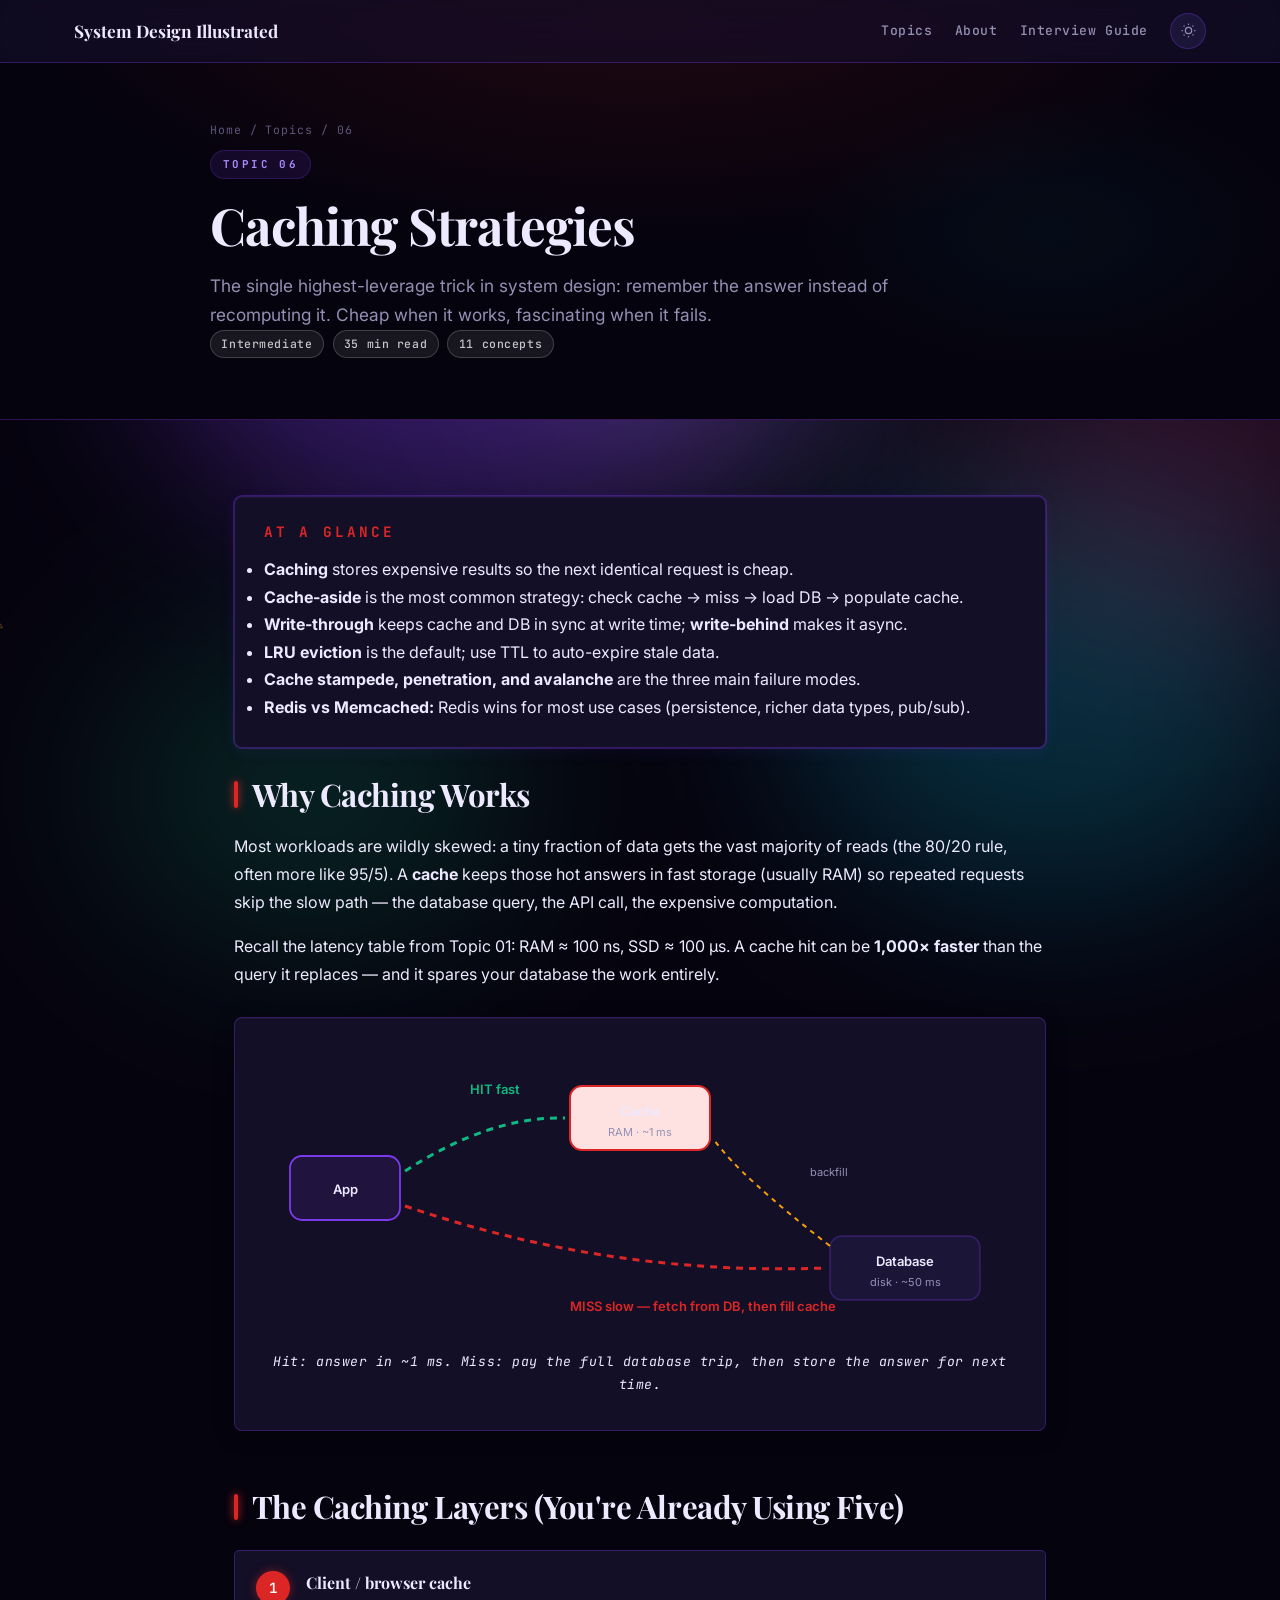
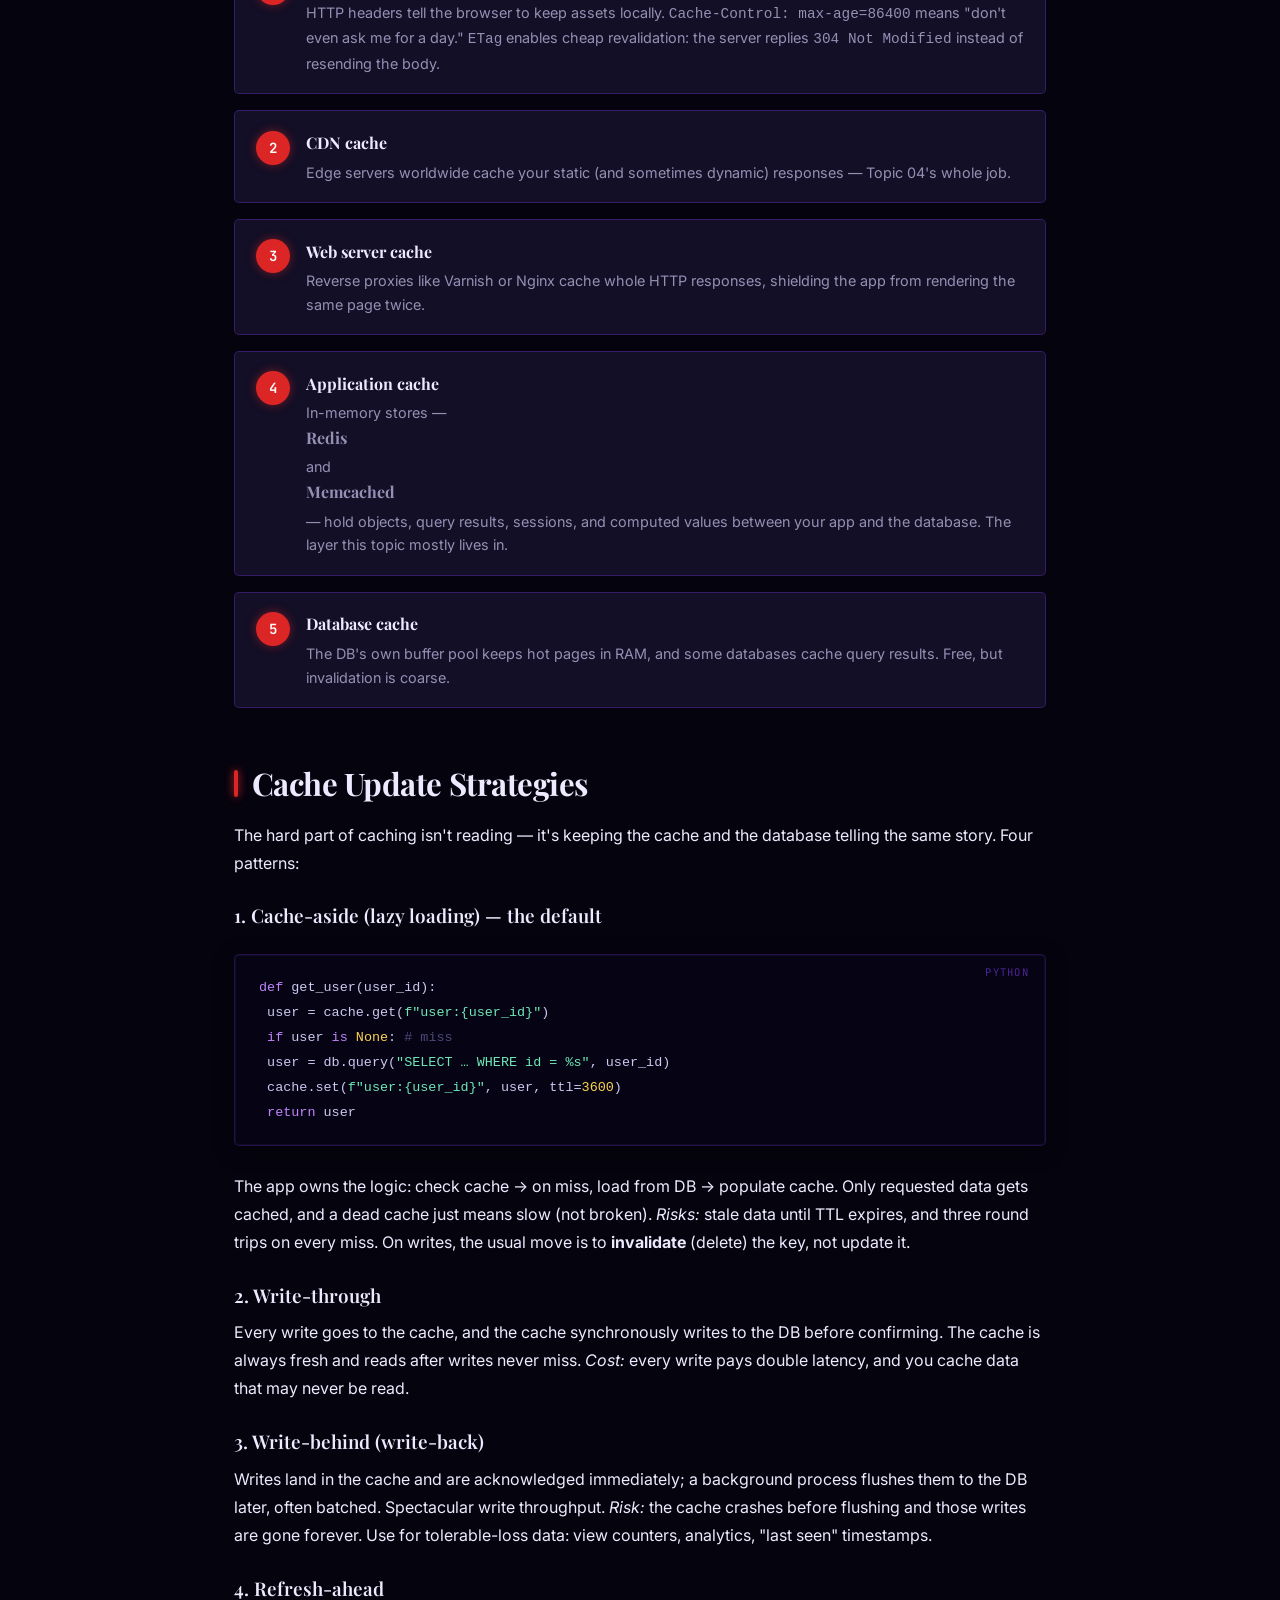
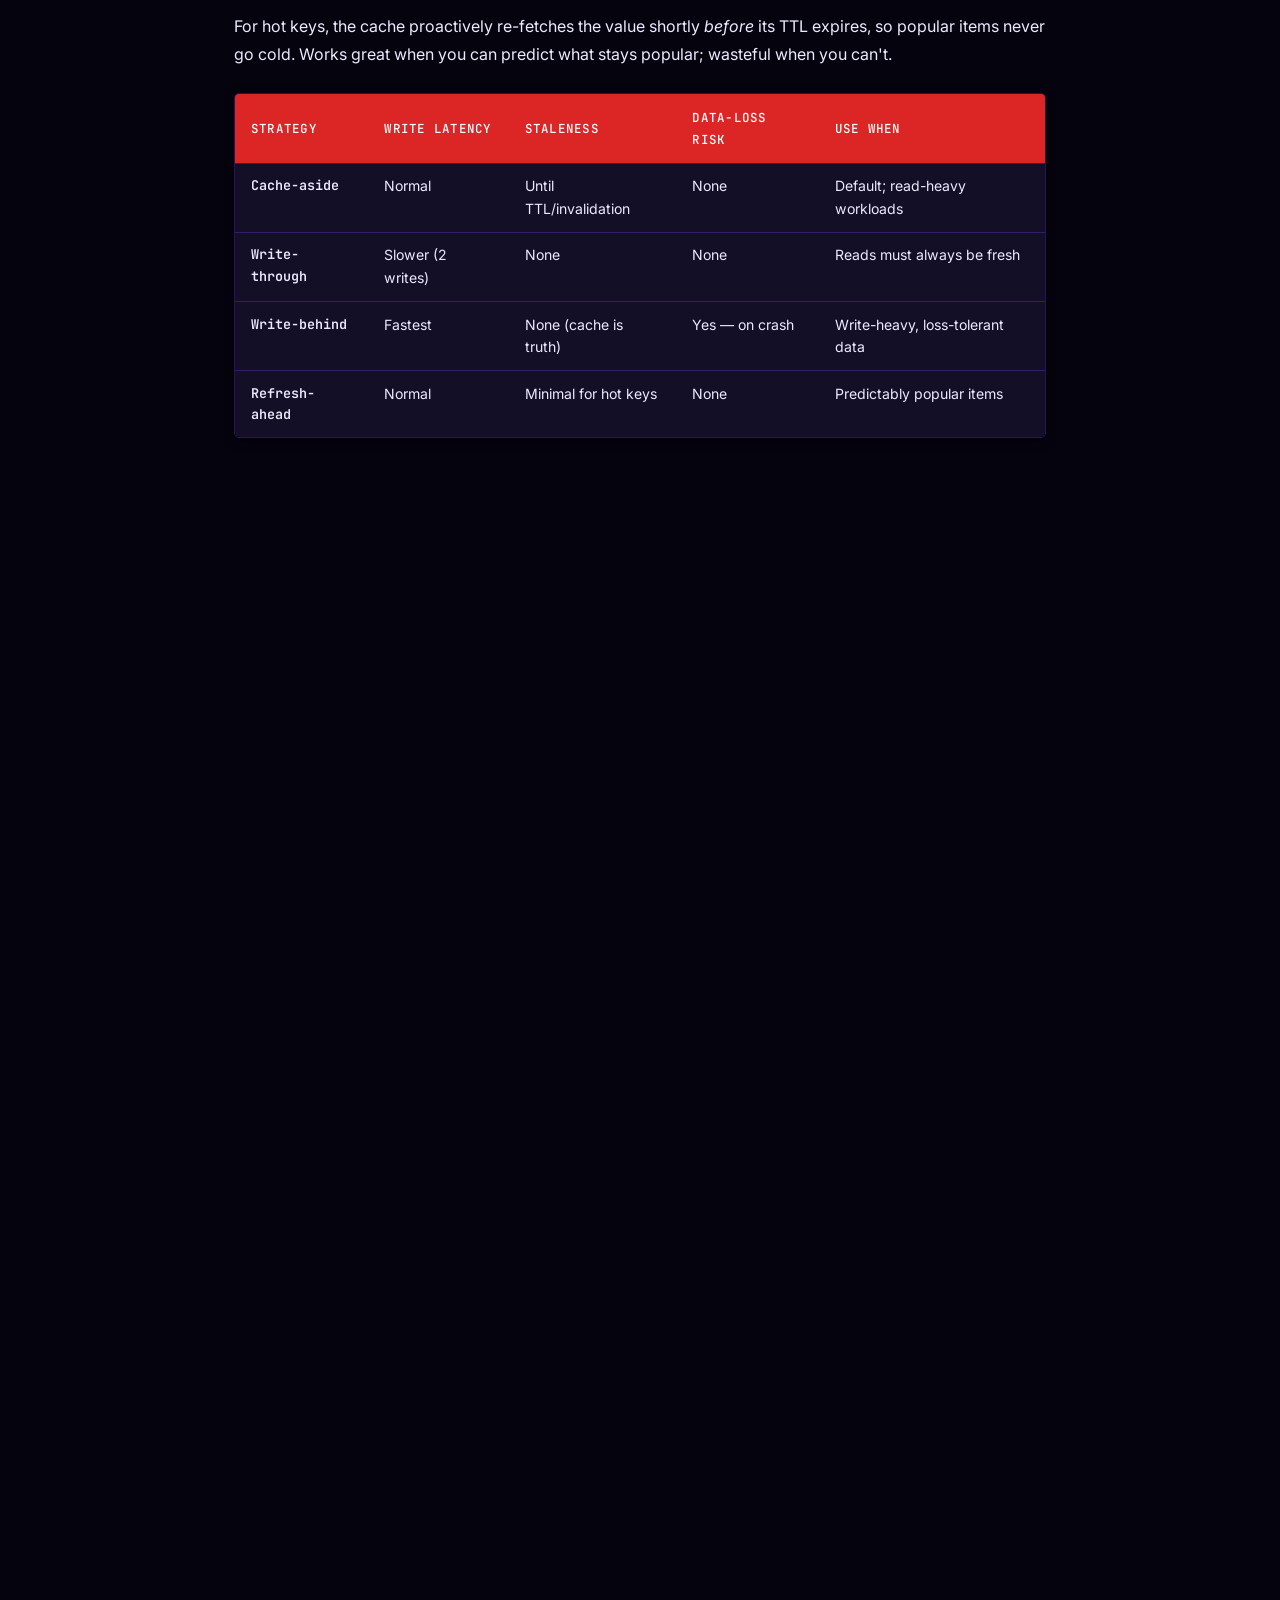
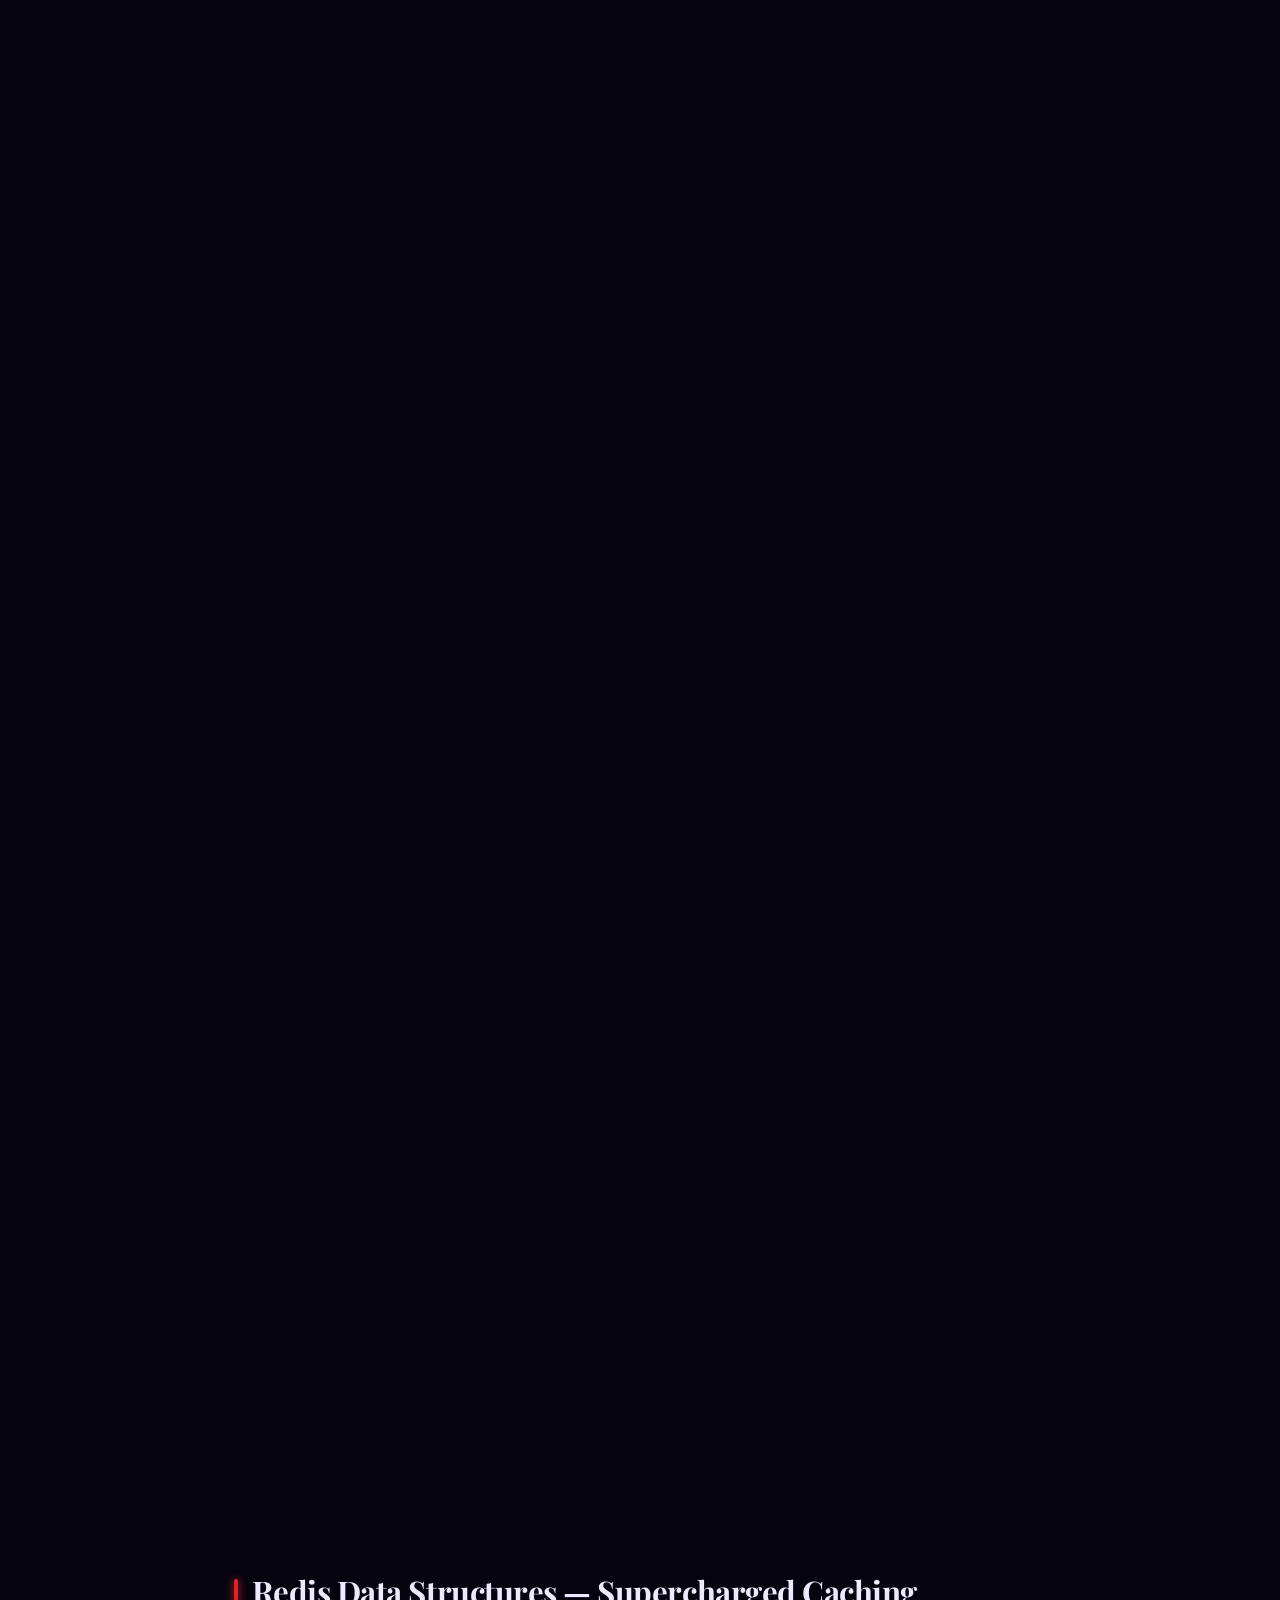
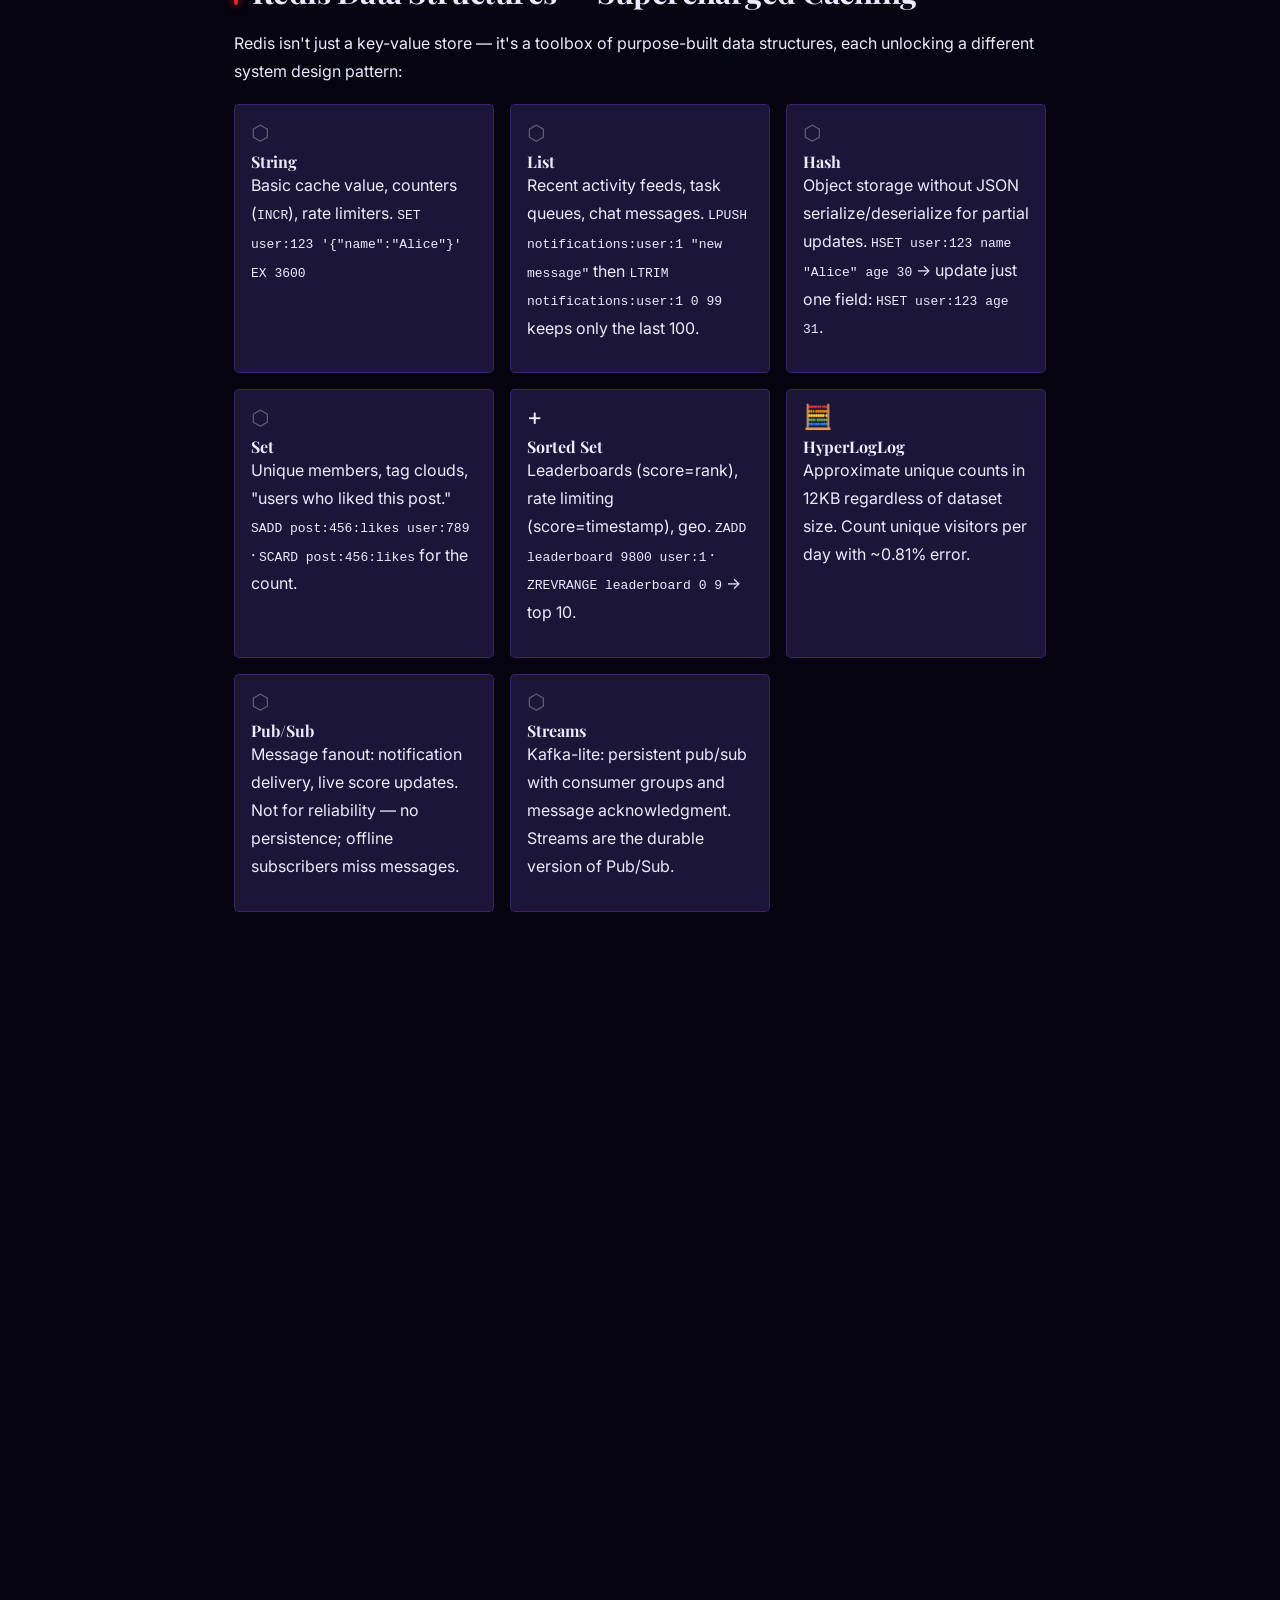
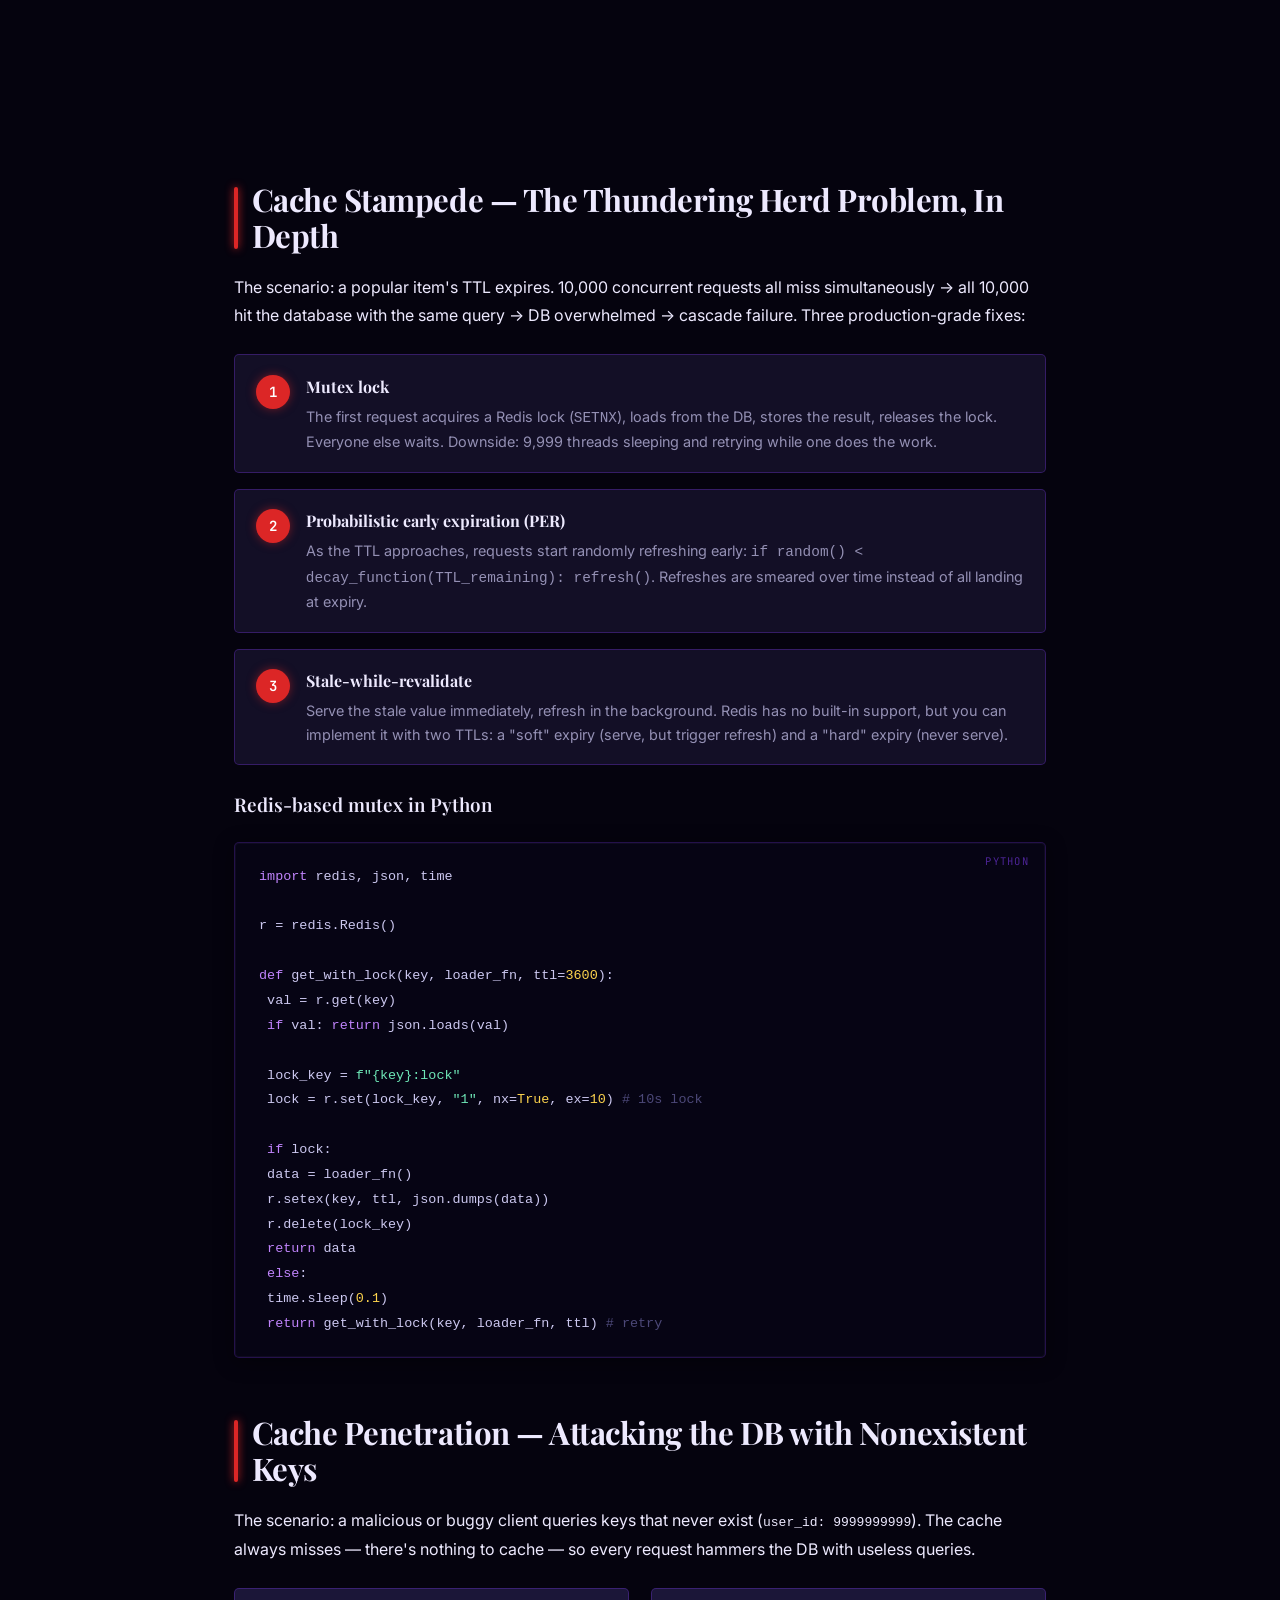
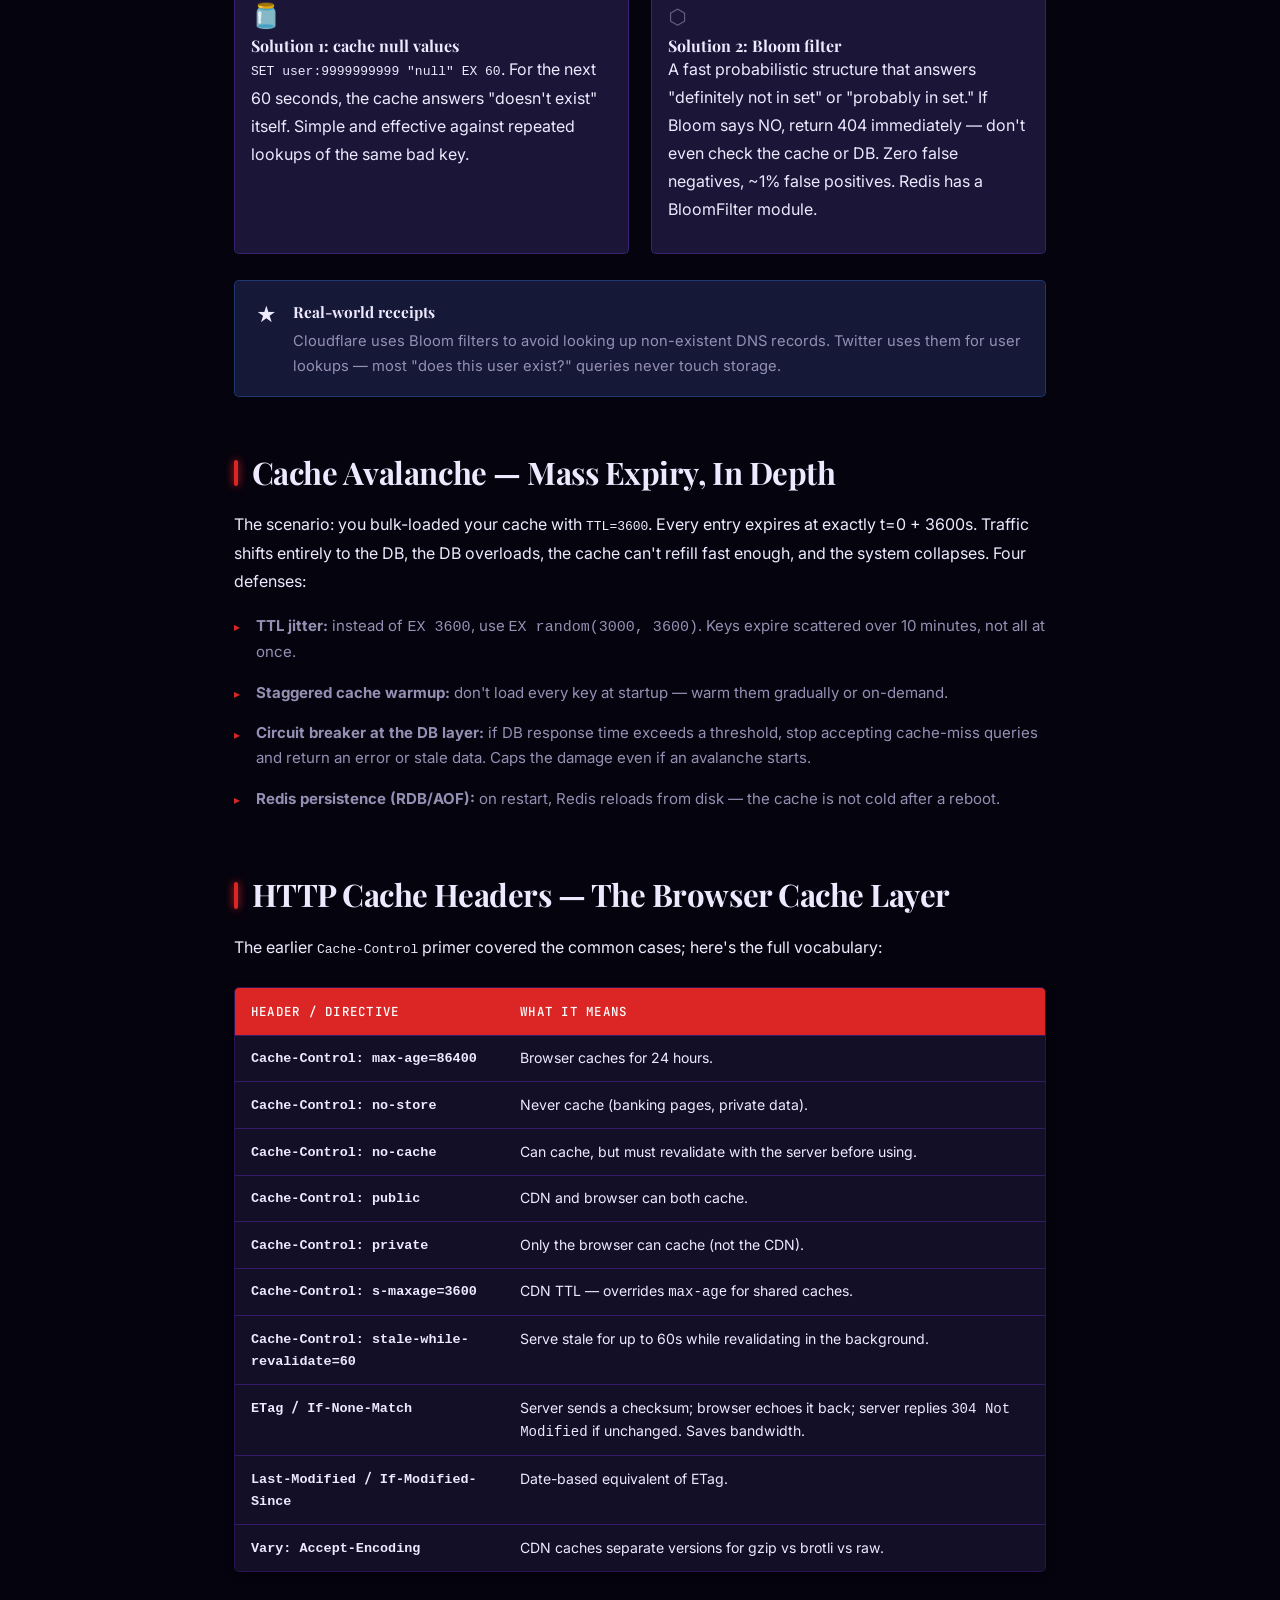
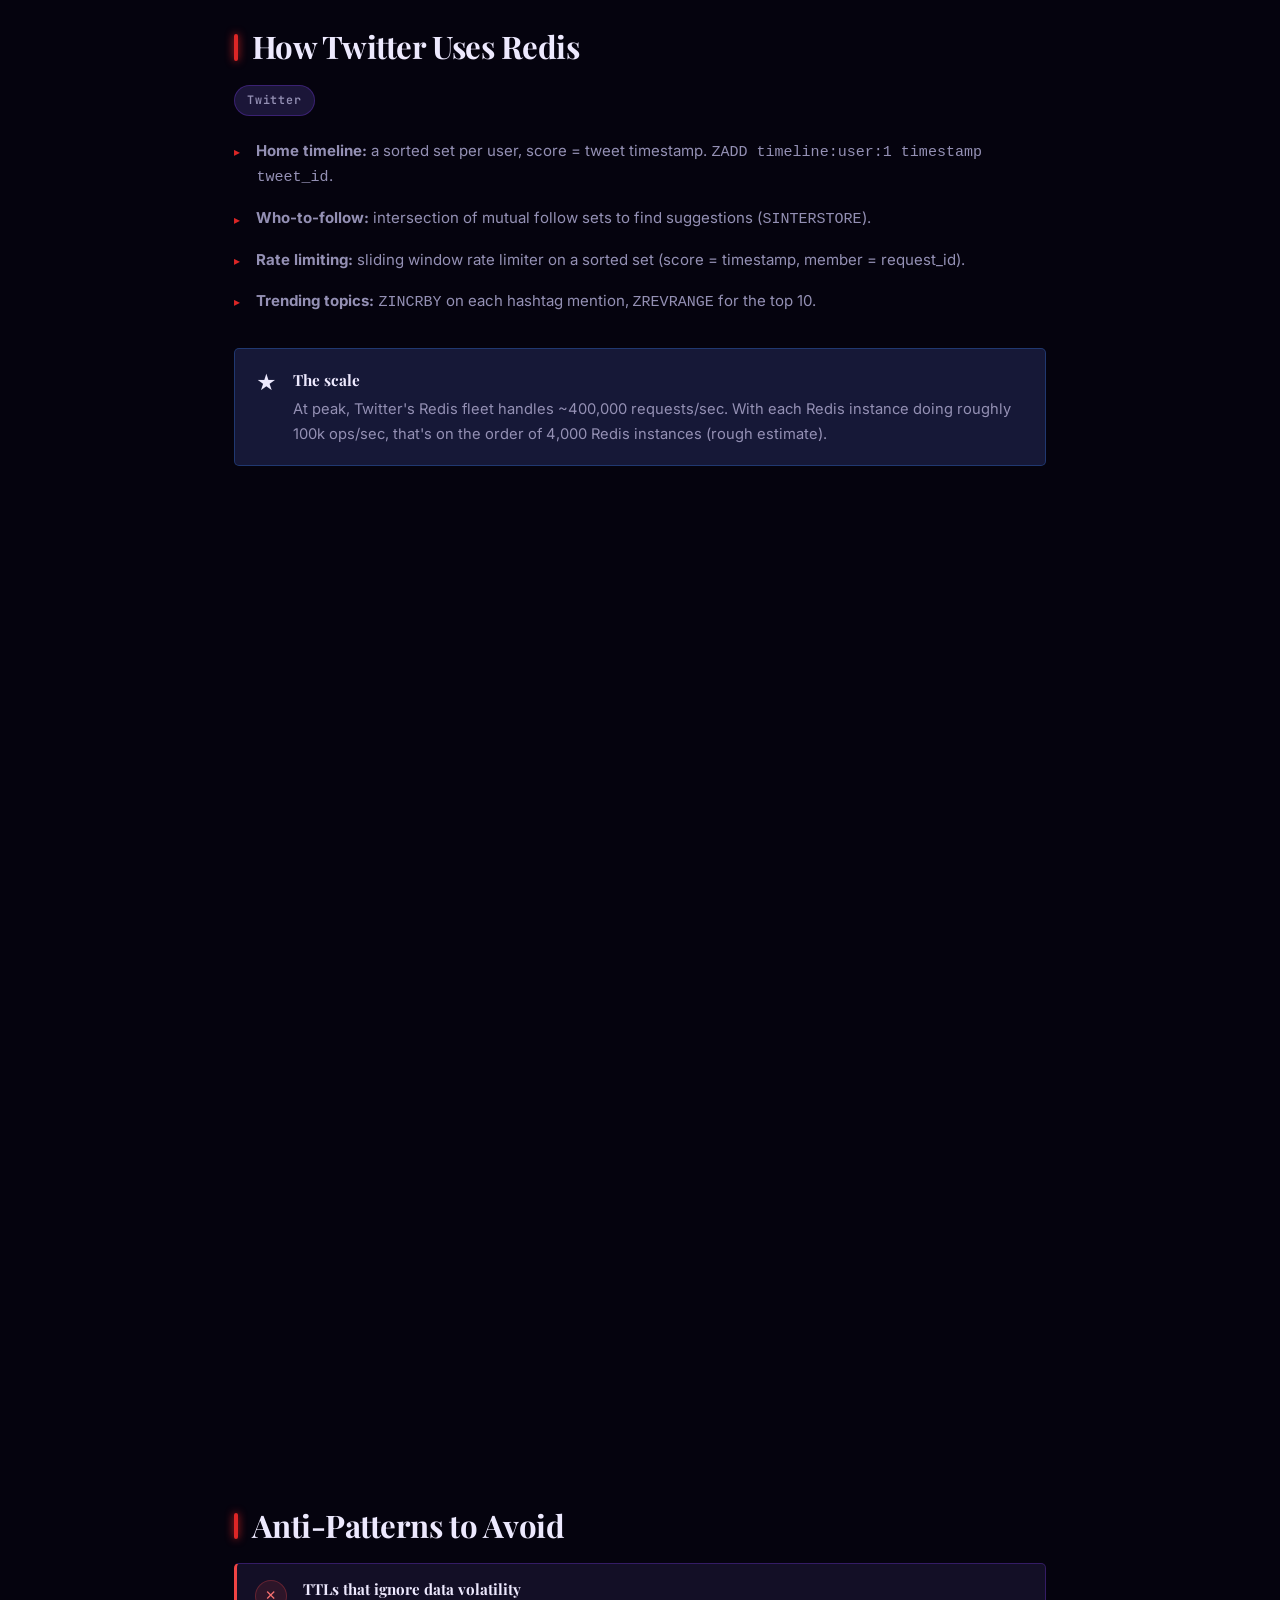
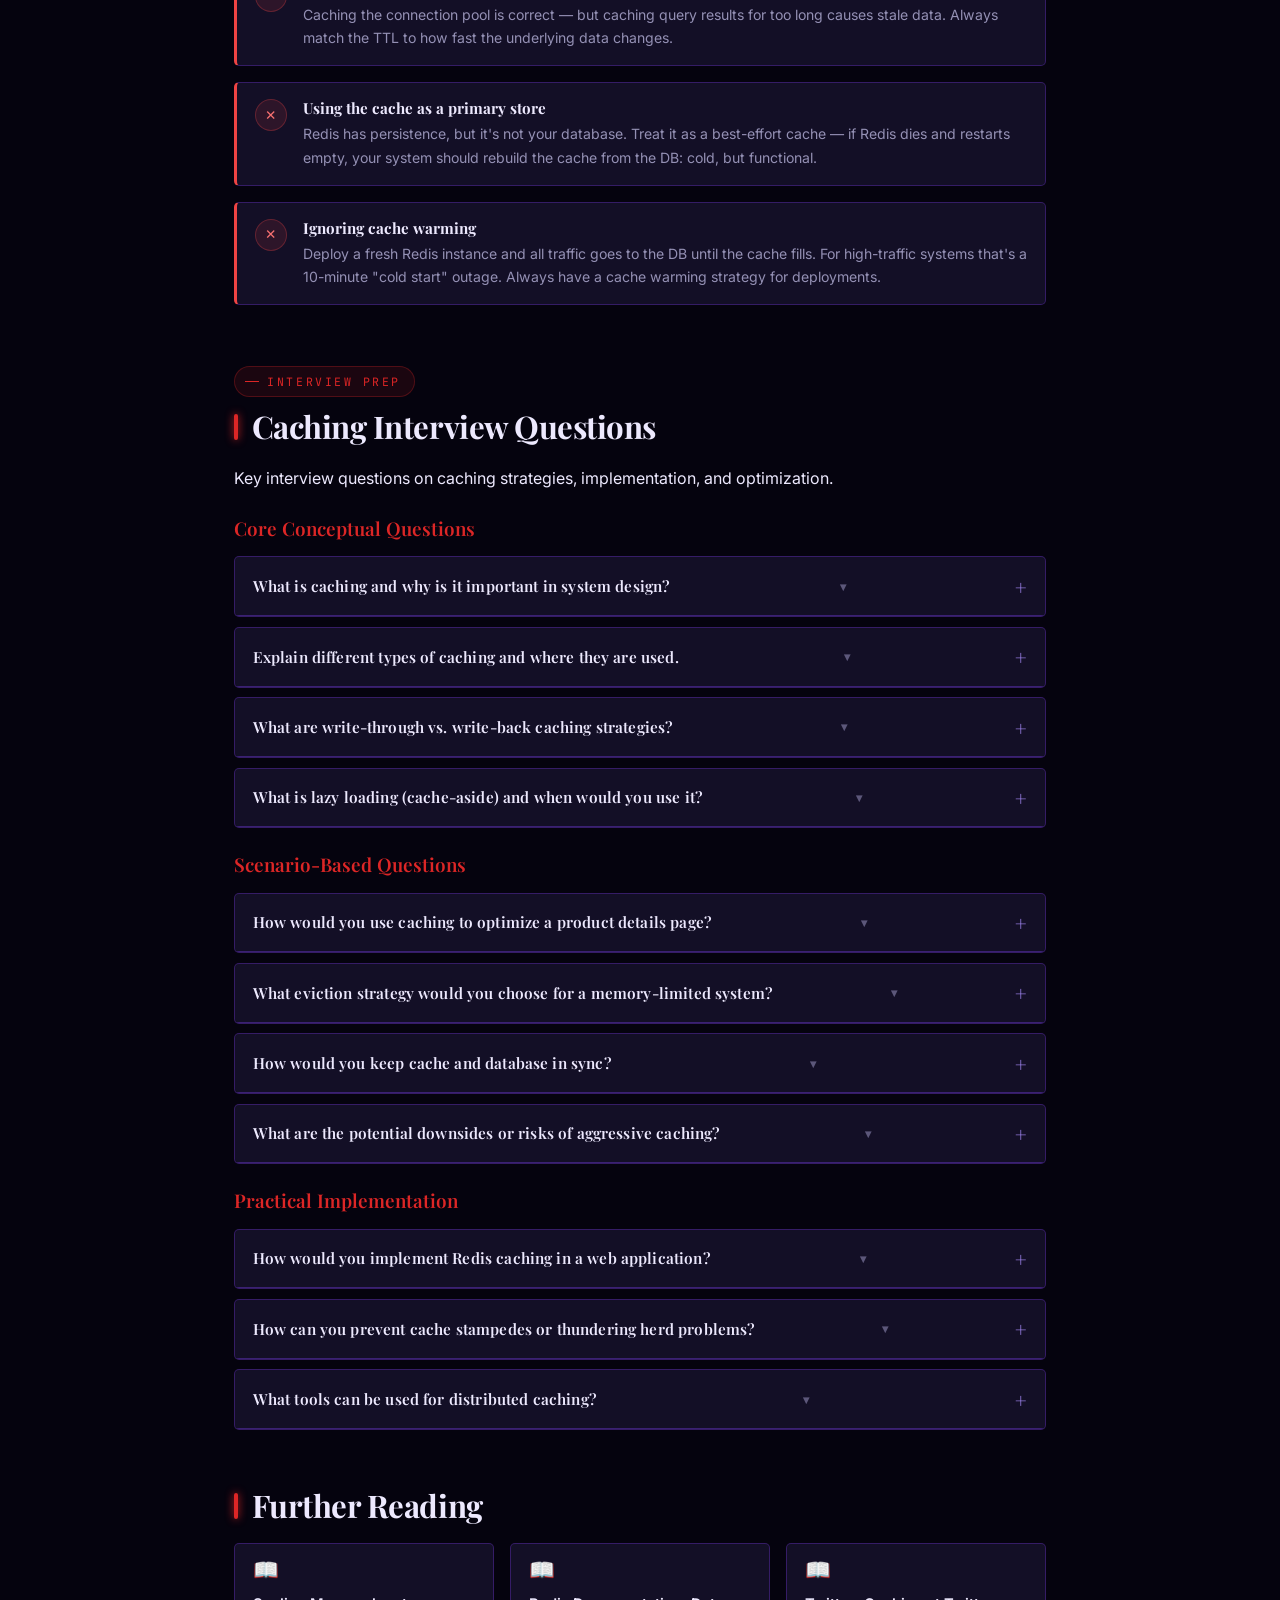
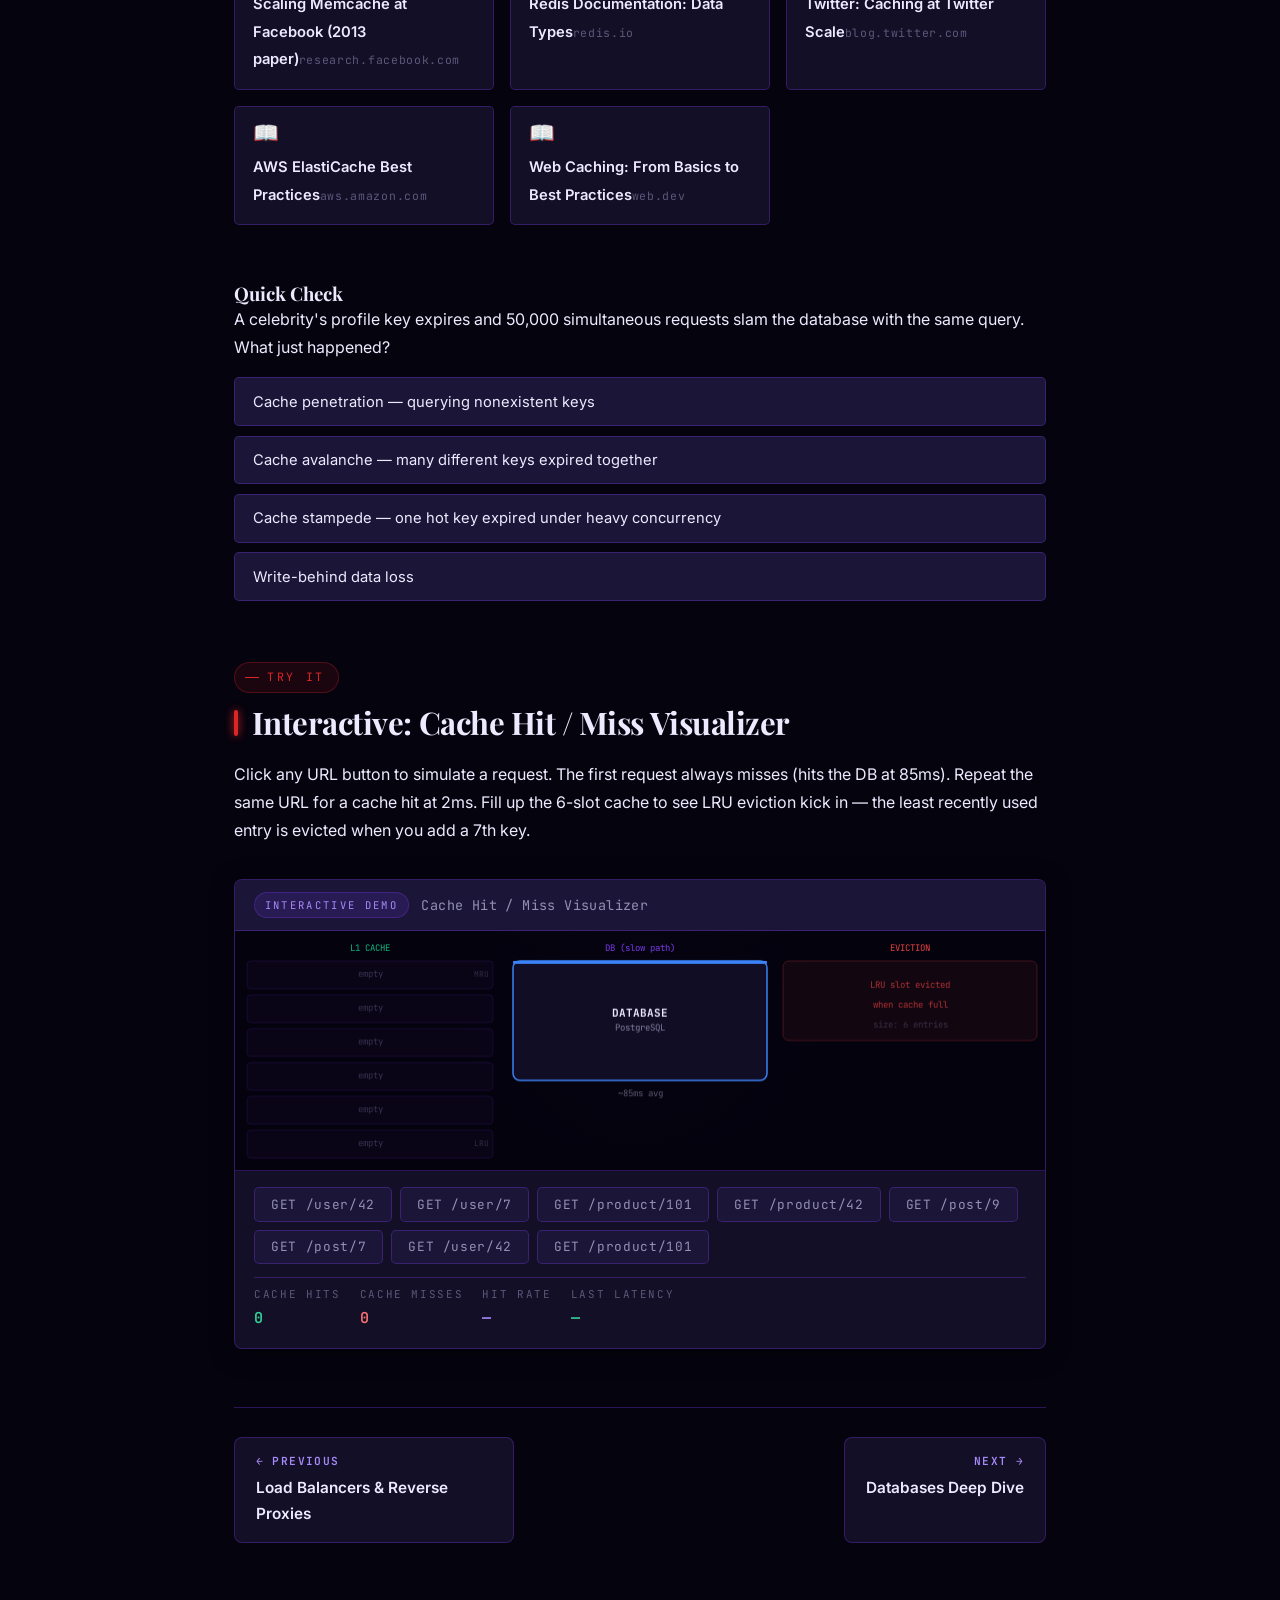
<file: topics/06-caching.html>
<!DOCTYPE html>
<html lang="en">
<head>
<meta charset="UTF-8">
<meta name="viewport" content="width=device-width, initial-scale=1.0">
<title>Caching Strategies — System Design Illustrated</title>
<meta name="description" content="Cache levels, cache-aside vs write-through vs write-behind, eviction policies, Redis vs Memcached, and the three classic cache disasters.">
<script>try{var t=localStorage.getItem('sdi-theme')||'dark';document.documentElement.setAttribute('data-theme',t)}catch(e){document.documentElement.setAttribute('data-theme','dark')}</script>
<link rel="stylesheet" href="../css/style.css">
</head>
<body data-topic="06" style="--topic-color:#DC2626">

<div class="reading-progress"></div>

<nav class="navbar">
 <div class="nav-inner">
 <a href="../index.html" class="logo"><span class="logo-text">System Design Illustrated</span></a>
 <div class="nav-links">
 <a href="../index.html#topics">Topics</a>
 <a href="../index.html#about">About</a>
 <a href="12-interview-guide.html">Interview Guide</a>
 <button class="theme-toggle" id="themeToggle" aria-label="Toggle dark mode"></button>
 </div>
 </div>
</nav>

<header class="topic-header" style="--topic-color:#DC2626">
 <div class="topic-header-inner">
 <div class="breadcrumb"><a href="../index.html">Home</a> / Topics / 06</div>
 <div class="topic-num-big">TOPIC 06</div>
 <h1>Caching Strategies </h1>
 <p class="subtitle">The single highest-leverage trick in system design: remember the answer instead of recomputing it. Cheap when it works, fascinating when it fails.</p>
 <div class="topic-meta"><span class="tag">Intermediate</span><span class="tag"> 35 min read</span><span class="tag"> 11 concepts</span></div>
 </div>
</header>

<main class="topic-body">

 <div class="at-a-glance">
 <h3> At a Glance</h3>
 <ul>
 <li><strong>Caching</strong> stores expensive results so the next identical request is cheap.</li>
 <li><strong>Cache-aside</strong> is the most common strategy: check cache → miss → load DB → populate cache.</li>
 <li><strong>Write-through</strong> keeps cache and DB in sync at write time; <strong>write-behind</strong> makes it async.</li>
 <li><strong>LRU eviction</strong> is the default; use TTL to auto-expire stale data.</li>
 <li><strong>Cache stampede, penetration, and avalanche</strong> are the three main failure modes.</li>
 <li><strong>Redis vs Memcached:</strong> Redis wins for most use cases (persistence, richer data types, pub/sub).</li>
 </ul>
 </div>

 <section class="section-block reveal">
 <h2>Why Caching Works</h2>
 <p>Most workloads are wildly skewed: a tiny fraction of data gets the vast majority of reads (the 80/20 rule, often more like 95/5). A <strong>cache</strong> keeps those hot answers in fast storage (usually RAM) so repeated requests skip the slow path — the database query, the API call, the expensive computation.</p>
 <p>Recall the latency table from Topic 01: RAM ≈ 100&nbsp;ns, SSD ≈ 100&nbsp;µs. A cache hit can be <strong>1,000× faster</strong> than the query it replaces — and it spares your database the work entirely.</p>

 <div class="diagram-box">
 <svg viewBox="0 0 740 290" role="img" aria-label="Cache hit takes a short fast green path; cache miss takes a long red path through the database">
 <!-- app -->
 <rect x="20" y="110" width="110" height="64" rx="12" class="svg-box-p"/>
 <text x="75" y="148" text-anchor="middle" class="svg-label">App</text>
 <!-- cache -->
 <rect x="300" y="40" width="140" height="64" rx="12" style="fill:#FEE2E2;stroke:#DC2626;stroke-width:2"/>
 <text x="370" y="70" text-anchor="middle" class="svg-label"> Cache</text>
 <text x="370" y="90" text-anchor="middle" class="svg-soft">RAM · ~1 ms</text>
 <!-- db -->
 <rect x="560" y="190" width="150" height="64" rx="12" class="svg-box"/>
 <text x="635" y="220" text-anchor="middle" class="svg-label"> Database</text>
 <text x="635" y="240" text-anchor="middle" class="svg-soft">disk · ~50 ms</text>
 <!-- HIT path -->
 <path d="M 135 125 Q 220 70 295 72" fill="none" style="stroke:#10B981;stroke-width:3" class="svg-dash"/>
 <circle cx="160" cy="105" r="6" class="pkt pkt-1" style="fill:#10B981"/>
 <text x="200" y="48" class="svg-label" style="fill:#10B981">HIT fast</text>
 <!-- MISS path -->
 <path d="M 135 160 Q 340 230 555 222" fill="none" style="stroke:#DC2626;stroke-width:3" class="svg-dash"/>
 <circle cx="170" cy="185" r="6" class="pkt pkt-1" style="fill:#DC2626;animation-delay:1.2s"/>
 <text x="300" y="265" class="svg-label" style="fill:#DC2626">MISS slow — fetch from DB, then fill cache</text>
 <!-- backfill -->
 <path d="M 560 200 Q 470 130 445 95" fill="none" style="stroke:#F59E0B;stroke-width:2;stroke-dasharray:5 5" class="svg-dash"/>
 <text x="540" y="130" class="svg-soft">backfill</text>
 </svg>
 <p class="diagram-caption">Hit: answer in ~1 ms. Miss: pay the full database trip, then store the answer for next time.</p>
 </div>
 </section>

 <section class="section-block reveal">
 <h2>The Caching Layers (You're Already Using Five)</h2>
 <div class="steps">
 <div class="step-item"><div class="step-num">1</div><div><strong>Client / browser cache</strong><p>HTTP headers tell the browser to keep assets locally. <code>Cache-Control: max-age=86400</code> means "don't even ask me for a day." <code>ETag</code> enables cheap revalidation: the server replies <code>304 Not Modified</code> instead of resending the body.</p></div></div>
 <div class="step-item"><div class="step-num">2</div><div><strong>CDN cache</strong><p>Edge servers worldwide cache your static (and sometimes dynamic) responses — Topic 04's whole job.</p></div></div>
 <div class="step-item"><div class="step-num">3</div><div><strong>Web server cache</strong><p>Reverse proxies like Varnish or Nginx cache whole HTTP responses, shielding the app from rendering the same page twice.</p></div></div>
 <div class="step-item"><div class="step-num">4</div><div><strong>Application cache</strong><p>In-memory stores — <strong>Redis</strong> and <strong>Memcached</strong> — hold objects, query results, sessions, and computed values between your app and the database. The layer this topic mostly lives in.</p></div></div>
 <div class="step-item"><div class="step-num">5</div><div><strong>Database cache</strong><p>The DB's own buffer pool keeps hot pages in RAM, and some databases cache query results. Free, but invalidation is coarse.</p></div></div>
 </div>
 </section>

 <section class="section-block reveal">
 <h2>Cache Update Strategies</h2>
 <p>The hard part of caching isn't reading — it's keeping the cache and the database telling the same story. Four patterns:</p>

 <h3>1. Cache-aside (lazy loading) — the default</h3>
 <pre class="code-block" data-lang="python"><code><span class="c-k">def</span> get_user(user_id):
 user = cache.get(<span class="c-s">f"user:{user_id}"</span>)
 <span class="c-k">if</span> user <span class="c-k">is</span> <span class="c-n">None</span>: <span class="c-c"># miss</span>
 user = db.query(<span class="c-s">"SELECT … WHERE id = %s"</span>, user_id)
 cache.set(<span class="c-s">f"user:{user_id}"</span>, user, ttl=<span class="c-n">3600</span>)
 <span class="c-k">return</span> user</code></pre>
 <p>The app owns the logic: check cache → on miss, load from DB → populate cache. Only requested data gets cached, and a dead cache just means slow (not broken). <em>Risks:</em> stale data until TTL expires, and three round trips on every miss. On writes, the usual move is to <strong>invalidate</strong> (delete) the key, not update it.</p>

 <h3>2. Write-through</h3>
 <p>Every write goes to the cache, and the cache synchronously writes to the DB before confirming. The cache is always fresh and reads after writes never miss. <em>Cost:</em> every write pays double latency, and you cache data that may never be read.</p>

 <h3>3. Write-behind (write-back)</h3>
 <p>Writes land in the cache and are acknowledged immediately; a background process flushes them to the DB later, often batched. Spectacular write throughput. <em>Risk:</em> the cache crashes before flushing and those writes are gone forever. Use for tolerable-loss data: view counters, analytics, "last seen" timestamps.</p>

 <h3>4. Refresh-ahead</h3>
 <p>For hot keys, the cache proactively re-fetches the value shortly <em>before</em> its TTL expires, so popular items never go cold. Works great when you can predict what stays popular; wasteful when you can't.</p>

 <div class="table-wrap">
 <table class="compare-table">
 <thead><tr><th>Strategy</th><th>Write latency</th><th>Staleness</th><th>Data-loss risk</th><th>Use when</th></tr></thead>
 <tbody>
 <tr><td>Cache-aside</td><td>Normal</td><td>Until TTL/invalidation</td><td>None</td><td>Default; read-heavy workloads</td></tr>
 <tr><td>Write-through</td><td>Slower (2 writes)</td><td>None</td><td>None</td><td>Reads must always be fresh</td></tr>
 <tr><td>Write-behind</td><td>Fastest</td><td>None (cache is truth)</td><td>Yes — on crash</td><td>Write-heavy, loss-tolerant data</td></tr>
 <tr><td>Refresh-ahead</td><td>Normal</td><td>Minimal for hot keys</td><td>None</td><td>Predictably popular items</td></tr>
 </tbody>
 </table>
 </div>
 </section>

 <section class="section-block reveal">
 <h2>Eviction: Who Gets Kicked Out?</h2>
 <p>RAM is finite. When the cache fills, an <strong>eviction policy</strong> chooses the victim:</p>
 <div class="cards-grid">
 <div class="mini-card"><span class="mc-icon"></span><h4>LRU — Least Recently Used</h4><p>Evict whatever was touched longest ago. Matches real access patterns well; the industry default.</p></div>
 <div class="mini-card"><span class="mc-icon"></span><h4>LFU — Least Frequently Used</h4><p>Evict the least <em>popular</em> item. Protects steady favorites from being flushed by one-off scans.</p></div>
 <div class="mini-card"><span class="mc-icon">FR</span><h4>FIFO</h4><p>Evict the oldest insert, ignoring usage. Simple, rarely optimal.</p></div>
 <div class="mini-card"><span class="mc-icon"></span><h4>Random</h4><p>Evict anyone. Shockingly competitive in practice and nearly free to implement (Redis approximates LRU by sampling randomly).</p></div>
 </div>
 </section>

 <section class="section-block reveal">
 <h2>Redis vs Memcached</h2>
 <div class="table-wrap">
 <table class="compare-table">
 <thead><tr><th></th><th>Redis</th><th>Memcached</th></tr></thead>
 <tbody>
 <tr><td>Data types</td><td>Strings, lists, hashes, sets, sorted sets, streams, geo, bitmaps</td><td>Strings/blobs only</td></tr>
 <tr><td>Persistence</td><td>Optional (RDB snapshots, AOF log)</td><td>None — pure cache</td></tr>
 <tr><td>Replication / HA</td><td>Built-in replicas, Sentinel, Cluster</td><td>None built in (client-side sharding)</td></tr>
 <tr><td>Threading</td><td>Mostly single-threaded event loop</td><td>Multi-threaded — scales across cores</td></tr>
 <tr><td>Extras</td><td>Pub/sub, Lua scripting, transactions, TTL per key</td><td>Deliberately minimal</td></tr>
 <tr><td>Pick it when</td><td>You need structures, durability, or HA (most cases)</td><td>You want a dead-simple, multi-core LRU for flat objects</td></tr>
 </tbody>
 </table>
 </div>
 <div class="callout info">
 <span class="co-icon">&#9733;</span>
 <div><strong>Real-world receipts</strong>
 <p>Facebook runs one of the largest Memcached fleets on Earth (their "Scaling Memcache" paper is a classic). Twitter, GitHub, Stack Overflow, and Discord lean on Redis — Discord famously caches recent messages so channels open instantly.</p></div>
 </div>
 </section>

 <section class="section-block reveal">
 <h2>The Three Classic Cache Disasters</h2>
 <h3>Cache stampede (thundering herd)</h3>
 <p>A hot key expires. Ten thousand concurrent requests all miss at once and all hammer the database with the same query, possibly knocking it over. <em>Fixes:</em> a <strong>mutex/lock</strong> so only one request recomputes while others wait or serve stale; or <strong>probabilistic early refresh</strong> — each request has a small chance of refreshing before expiry, smearing the recompute over time.</p>
 <h3>Cache penetration</h3>
 <p>Requests for keys that <em>don't exist anywhere</em> (random IDs, often malicious) bypass the cache every time and hit the DB. <em>Fixes:</em> cache the nulls (<code>set("user:999", NOT_FOUND, ttl=60)</code>), or keep a <strong>Bloom filter</strong> of all valid keys and reject impossible IDs before they touch storage.</p>
 <h3>Cache avalanche</h3>
 <p>Thousands of keys share the same TTL (e.g., all cached at deploy time) and expire in the same second — or the cache node itself reboots empty. The DB takes the entire load at once. <em>Fixes:</em> add <strong>jitter</strong> to TTLs (<code>ttl = 3600 + random(0, 300)</code>), warm caches before traffic, and run replicated cache clusters.</p>

 <div class="callout warn">
 <span class="co-icon">&#9733;</span>
 <div><strong>The two hard things</strong>
 <p>"There are only two hard things in computer science: cache invalidation and naming things." It's a joke because it's true — every strategy above is a different answer to "when do we admit our copy is wrong?"</p></div>
 </div>

 <h3>Cache-Control, decoded</h3>
 <pre class="code-block" data-lang="http"><code><span class="c-c"># Static asset with hashed filename — cache forever</span>
Cache-Control: <span class="c-s">public, max-age=31536000, immutable</span>

<span class="c-c"># API response — cache 60s, then revalidate with ETag</span>
Cache-Control: <span class="c-s">private, max-age=60</span>
ETag: <span class="c-s">"a1b9c3"</span>

<span class="c-c"># Sensitive page — never store</span>
Cache-Control: <span class="c-s">no-store</span></code></pre>

 <div class="callout archie">
 <span class="co-icon">&#9733;</span>
 <div><strong>Archie says</strong>
 <p>Interview cheat code: almost every "make it faster / cheaper" follow-up has a caching answer. Just always mention the trade-off in the same breath — "we cache profiles for 5 minutes, accepting up to 5 minutes of staleness."</p></div>
 </div>
 </section>

 <section class="section-block reveal">
 <h2>Redis Data Structures — Supercharged Caching</h2>
 <p>Redis isn't just a key-value store — it's a toolbox of purpose-built data structures, each unlocking a different system design pattern:</p>
 <div class="cards-grid">
 <div class="mini-card"><span class="mc-icon"></span><h4>String</h4><p>Basic cache value, counters (<code>INCR</code>), rate limiters. <code>SET user:123 '{"name":"Alice"}' EX 3600</code></p></div>
 <div class="mini-card"><span class="mc-icon"></span><h4>List</h4><p>Recent activity feeds, task queues, chat messages. <code>LPUSH notifications:user:1 "new message"</code> then <code>LTRIM notifications:user:1 0 99</code> keeps only the last 100.</p></div>
 <div class="mini-card"><span class="mc-icon"></span><h4>Hash</h4><p>Object storage without JSON serialize/deserialize for partial updates. <code>HSET user:123 name "Alice" age 30</code> → update just one field: <code>HSET user:123 age 31</code>.</p></div>
 <div class="mini-card"><span class="mc-icon"></span><h4>Set</h4><p>Unique members, tag clouds, "users who liked this post." <code>SADD post:456:likes user:789</code> · <code>SCARD post:456:likes</code> for the count.</p></div>
 <div class="mini-card"><span class="mc-icon">+</span><h4>Sorted Set</h4><p>Leaderboards (score=rank), rate limiting (score=timestamp), geo. <code>ZADD leaderboard 9800 user:1</code> · <code>ZREVRANGE leaderboard 0 9</code> → top 10.</p></div>
 <div class="mini-card"><span class="mc-icon">🧮</span><h4>HyperLogLog</h4><p>Approximate unique counts in 12KB regardless of dataset size. Count unique visitors per day with ~0.81% error.</p></div>
 <div class="mini-card"><span class="mc-icon"></span><h4>Pub/Sub</h4><p>Message fanout: notification delivery, live score updates. Not for reliability — no persistence; offline subscribers miss messages.</p></div>
 <div class="mini-card"><span class="mc-icon"></span><h4>Streams</h4><p>Kafka-lite: persistent pub/sub with consumer groups and message acknowledgment. Streams are the durable version of Pub/Sub.</p></div>
 </div>
 </section>

 <section class="section-block reveal">
 <h2>Redis Cluster — How Data Shards Across Nodes</h2>
 <p>One Redis instance maxes out a single core and a single machine's RAM. <strong>Redis Cluster</strong> shards the keyspace across nodes using <strong>16,384 hash slots</strong>: <code>CRC16(key) % 16384 = slot number</code>. Each master node owns a range of slots.</p>
 <div class="diagram-box">
 <svg viewBox="0 0 740 250" role="img" aria-label="A key is hashed to a slot which maps to one of three Redis masters, each with a replica">
 <rect x="20" y="95" width="160" height="60" rx="12" class="svg-box-p"/>
 <text x="100" y="120" text-anchor="middle" class="svg-label">key "user:123"</text>
 <text x="100" y="142" text-anchor="middle" class="svg-soft">CRC16 % 16384 = 5798</text>
 <line x1="185" y1="110" x2="320" y2="50" class="svg-line svg-dash" style="stroke:#FCA5A5"/>
 <line x1="185" y1="125" x2="320" y2="125" class="svg-line svg-dash" style="stroke:#DC2626;stroke-width:2.5"/>
 <line x1="185" y1="140" x2="320" y2="200" class="svg-line svg-dash" style="stroke:#FCA5A5"/>
 <circle cx="220" cy="125" r="6" class="pkt pkt-1" style="fill:#DC2626"/>
 <g class="bob"><rect x="325" y="25" width="180" height="50" rx="10" class="svg-box"/><text x="415" y="46" text-anchor="middle" class="svg-label">Master A</text><text x="415" y="64" text-anchor="middle" class="svg-soft">slots 0–5460</text></g>
 <g class="bob" style="animation-delay:.3s"><rect x="325" y="100" width="180" height="50" rx="10" style="fill:#FEE2E2;stroke:#DC2626;stroke-width:2"/><text x="415" y="121" text-anchor="middle" class="svg-label">Master B </text><text x="415" y="139" text-anchor="middle" class="svg-soft">slots 5461–10922</text></g>
 <g class="bob" style="animation-delay:.6s"><rect x="325" y="175" width="180" height="50" rx="10" class="svg-box"/><text x="415" y="196" text-anchor="middle" class="svg-label">Master C</text><text x="415" y="214" text-anchor="middle" class="svg-soft">slots 10923–16383</text></g>
 <line x1="510" y1="50" x2="570" y2="50" class="svg-line svg-dash" style="stroke:#94A3B8"/>
 <line x1="510" y1="125" x2="570" y2="125" class="svg-line svg-dash" style="stroke:#94A3B8"/>
 <line x1="510" y1="200" x2="570" y2="200" class="svg-line svg-dash" style="stroke:#94A3B8"/>
 <rect x="575" y="28" width="140" height="44" rx="10" class="svg-box-p"/><text x="645" y="55" text-anchor="middle" class="svg-soft">Replica A</text>
 <rect x="575" y="103" width="140" height="44" rx="10" class="svg-box-p"/><text x="645" y="130" text-anchor="middle" class="svg-soft">Replica B</text>
 <rect x="575" y="178" width="140" height="44" rx="10" class="svg-box-p"/><text x="645" y="205" text-anchor="middle" class="svg-soft">Replica C</text>
 </svg>
 <p class="diagram-caption">Key → slot → master. Each master has a replica that gets promoted automatically if the master dies.</p>
 </div>
 <ul class="key-points">
 <li><strong>Replicas:</strong> each master has 1+ replica for HA. If a master dies, its replica is promoted automatically.</li>
 <li><strong>Resharding:</strong> slots can be moved live between nodes (<code>MIGRATE</code> command). Zero downtime.</li>
 <li><strong>Multi-key operations:</strong> <code>MGET</code>/<code>MSET</code> only work when all keys live on the same slot. Fix with <strong>hash tags</strong>: <code>{user:123}:name</code> and <code>{user:123}:age</code> hash on just <code>user:123</code>, so they land on the same slot.</li>
 <li><strong>Typical setup:</strong> 6 nodes (3 masters + 3 replicas) for HA. A cluster like this can handle millions of ops/sec.</li>
 </ul>
 </section>

 <section class="section-block reveal">
 <h2>Cache Stampede — The Thundering Herd Problem, In Depth</h2>
 <p>The scenario: a popular item's TTL expires. 10,000 concurrent requests all miss simultaneously → all 10,000 hit the database with the same query → DB overwhelmed → cascade failure. Three production-grade fixes:</p>
 <div class="steps">
 <div class="step-item"><div class="step-num">1</div><div><strong>Mutex lock</strong><p>The first request acquires a Redis lock (<code>SETNX</code>), loads from the DB, stores the result, releases the lock. Everyone else waits. Downside: 9,999 threads sleeping and retrying while one does the work.</p></div></div>
 <div class="step-item"><div class="step-num">2</div><div><strong>Probabilistic early expiration (PER)</strong><p>As the TTL approaches, requests start randomly refreshing early: <code>if random() &lt; decay_function(TTL_remaining): refresh()</code>. Refreshes are smeared over time instead of all landing at expiry.</p></div></div>
 <div class="step-item"><div class="step-num">3</div><div><strong>Stale-while-revalidate</strong><p>Serve the stale value immediately, refresh in the background. Redis has no built-in support, but you can implement it with two TTLs: a "soft" expiry (serve, but trigger refresh) and a "hard" expiry (never serve).</p></div></div>
 </div>
 <h3>Redis-based mutex in Python</h3>
 <pre class="code-block" data-lang="python"><code><span class="c-k">import</span> redis, json, time

r = redis.Redis()

<span class="c-k">def</span> get_with_lock(key, loader_fn, ttl=<span class="c-n">3600</span>):
 val = r.get(key)
 <span class="c-k">if</span> val: <span class="c-k">return</span> json.loads(val)

 lock_key = <span class="c-s">f"{key}:lock"</span>
 lock = r.set(lock_key, <span class="c-s">"1"</span>, nx=<span class="c-n">True</span>, ex=<span class="c-n">10</span>) <span class="c-c"># 10s lock</span>

 <span class="c-k">if</span> lock:
 data = loader_fn()
 r.setex(key, ttl, json.dumps(data))
 r.delete(lock_key)
 <span class="c-k">return</span> data
 <span class="c-k">else</span>:
 time.sleep(<span class="c-n">0.1</span>)
 <span class="c-k">return</span> get_with_lock(key, loader_fn, ttl) <span class="c-c"># retry</span></code></pre>
 </section>

 <section class="section-block reveal">
 <h2>Cache Penetration — Attacking the DB with Nonexistent Keys</h2>
 <p>The scenario: a malicious or buggy client queries keys that never exist (<code>user_id: 9999999999</code>). The cache always misses — there's nothing to cache — so every request hammers the DB with useless queries.</p>
 <div class="two-col">
 <div class="mini-card">
 <span class="mc-icon">🫙</span>
 <h4>Solution 1: cache null values</h4>
 <p><code>SET user:9999999999 "null" EX 60</code>. For the next 60 seconds, the cache answers "doesn't exist" itself. Simple and effective against repeated lookups of the same bad key.</p>
 </div>
 <div class="mini-card">
 <span class="mc-icon"></span>
 <h4>Solution 2: Bloom filter</h4>
 <p>A fast probabilistic structure that answers "definitely not in set" or "probably in set." If Bloom says NO, return 404 immediately — don't even check the cache or DB. Zero false negatives, ~1% false positives. Redis has a BloomFilter module.</p>
 </div>
 </div>
 <div class="callout info">
 <span class="co-icon">&#9733;</span>
 <div><strong>Real-world receipts</strong>
 <p>Cloudflare uses Bloom filters to avoid looking up non-existent DNS records. Twitter uses them for user lookups — most "does this user exist?" queries never touch storage.</p></div>
 </div>
 </section>

 <section class="section-block reveal">
 <h2>Cache Avalanche — Mass Expiry, In Depth</h2>
 <p>The scenario: you bulk-loaded your cache with <code>TTL=3600</code>. Every entry expires at exactly t=0 + 3600s. Traffic shifts entirely to the DB, the DB overloads, the cache can't refill fast enough, and the system collapses. Four defenses:</p>
 <ul class="key-points">
 <li><strong>TTL jitter:</strong> instead of <code>EX 3600</code>, use <code>EX random(3000, 3600)</code>. Keys expire scattered over 10 minutes, not all at once.</li>
 <li><strong>Staggered cache warmup:</strong> don't load every key at startup — warm them gradually or on-demand.</li>
 <li><strong>Circuit breaker at the DB layer:</strong> if DB response time exceeds a threshold, stop accepting cache-miss queries and return an error or stale data. Caps the damage even if an avalanche starts.</li>
 <li><strong>Redis persistence (RDB/AOF):</strong> on restart, Redis reloads from disk — the cache is not cold after a reboot.</li>
 </ul>
 </section>

 <section class="section-block reveal">
 <h2>HTTP Cache Headers — The Browser Cache Layer</h2>
 <p>The earlier <code>Cache-Control</code> primer covered the common cases; here's the full vocabulary:</p>
 <div class="table-wrap">
 <table class="compare-table">
 <thead><tr><th>Header / directive</th><th>What it means</th></tr></thead>
 <tbody>
 <tr><td><code>Cache-Control: max-age=86400</code></td><td>Browser caches for 24 hours.</td></tr>
 <tr><td><code>Cache-Control: no-store</code></td><td>Never cache (banking pages, private data).</td></tr>
 <tr><td><code>Cache-Control: no-cache</code></td><td>Can cache, but must revalidate with the server before using.</td></tr>
 <tr><td><code>Cache-Control: public</code></td><td>CDN and browser can both cache.</td></tr>
 <tr><td><code>Cache-Control: private</code></td><td>Only the browser can cache (not the CDN).</td></tr>
 <tr><td><code>Cache-Control: s-maxage=3600</code></td><td>CDN TTL — overrides <code>max-age</code> for shared caches.</td></tr>
 <tr><td><code>Cache-Control: stale-while-revalidate=60</code></td><td>Serve stale for up to 60s while revalidating in the background.</td></tr>
 <tr><td><code>ETag</code> / <code>If-None-Match</code></td><td>Server sends a checksum; browser echoes it back; server replies <code>304 Not Modified</code> if unchanged. Saves bandwidth.</td></tr>
 <tr><td><code>Last-Modified</code> / <code>If-Modified-Since</code></td><td>Date-based equivalent of ETag.</td></tr>
 <tr><td><code>Vary: Accept-Encoding</code></td><td>CDN caches separate versions for gzip vs brotli vs raw.</td></tr>
 </tbody>
 </table>
 </div>
 </section>

 <section class="section-block reveal">
 <h2>How Twitter Uses Redis</h2>
 <div class="company-badges">
 <span class="company-badge">Twitter</span>
 </div>
 <ul class="key-points">
 <li><strong>Home timeline:</strong> a sorted set per user, score = tweet timestamp. <code>ZADD timeline:user:1 timestamp tweet_id</code>.</li>
 <li><strong>Who-to-follow:</strong> intersection of mutual follow sets to find suggestions (<code>SINTERSTORE</code>).</li>
 <li><strong>Rate limiting:</strong> sliding window rate limiter on a sorted set (score = timestamp, member = request_id).</li>
 <li><strong>Trending topics:</strong> <code>ZINCRBY</code> on each hashtag mention, <code>ZREVRANGE</code> for the top 10.</li>
 </ul>
 <div class="callout info">
 <span class="co-icon">&#9733;</span>
 <div><strong>The scale</strong>
 <p>At peak, Twitter's Redis fleet handles ~400,000 requests/sec. With each Redis instance doing roughly 100k ops/sec, that's on the order of 4,000 Redis instances (rough estimate).</p></div>
 </div>
 </section>

 <section class="section-block reveal">
 <h2>Memcached vs Redis — The Full Scorecard</h2>
 <div class="table-wrap">
 <table class="compare-table">
 <thead><tr><th></th><th>Memcached</th><th>Redis</th></tr></thead>
 <tbody>
 <tr><td>Data types</td><td>Strings only</td><td>10+ types (string, list, hash, set, sorted set, stream, geo, HLL…)</td></tr>
 <tr><td>Persistence</td><td>None (data lost on restart)</td><td>RDB snapshots + AOF append-only file</td></tr>
 <tr><td>Clustering</td><td>Built-in client sharding</td><td>Redis Cluster (server-side) or Sentinel (HA)</td></tr>
 <tr><td>Pub/Sub</td><td>No</td><td>Yes (also Streams for durable pub/sub)</td></tr>
 <tr><td>Scripting</td><td>No</td><td>Yes (Lua scripts run atomically)</td></tr>
 <tr><td>Multi-threading</td><td>Yes (multi-core)</td><td>Single-threaded (+ I/O threads in Redis 6+)</td></tr>
 <tr><td>Memory efficiency</td><td>Slightly better for pure strings</td><td>Slightly worse due to metadata</td></tr>
 <tr><td>Use it when</td><td>Pure string KV cache, max simplicity, multi-threaded CPU-bound</td><td>Almost everything else</td></tr>
 </tbody>
 </table>
 </div>
 </section>

 <section class="section-block reveal">
 <h2>Interview Q&amp;A</h2>
 <p>Three caching questions interviewers actually ask — click to reveal strong answers.</p>
 <div class="qa-list">
 <div class="qa-item">
 <button class="qa-question">When would you choose write-through over cache-aside?</button>
 <div class="qa-answer">
 <p>Write-through ensures cache and DB are always in sync — the cache is never stale. Choose it when: (1) Data is read very shortly after being written (write-through avoids a cache miss on the first read). (2) You can afford slightly higher write latency (the write must hit both cache and DB before ACKing). (3) You have a small, well-known set of hot keys that you always want cached. Cache-aside is better when write rate is high (avoid double writes) or when you don't know which data will be hot.</p>
 </div>
 </div>
 <div class="qa-item">
 <button class="qa-question">How would you implement a leaderboard for a game with 10 million players?</button>
 <div class="qa-answer">
 <p>Redis sorted set is purpose-built for this. <code>ZADD leaderboard score user_id</code> on every score update. <code>ZREVRANK leaderboard user_id</code> for a player's rank — O(log N). <code>ZREVRANGE leaderboard 0 9</code> for the top 10. <code>ZREVRANGEBYSCORE leaderboard +inf score-1 LIMIT 0 10</code> for players around a given score. For 10M players, a single Redis instance handles this — sorted sets handle millions of members. Shard by game_id if needed. Sorted sets are backed by a skip list: O(log N) for insert and rank lookup.</p>
 </div>
 </div>
 <div class="qa-item">
 <button class="qa-question">What is cache invalidation and why is it hard?</button>
 <div class="qa-answer">
 <p>Cache invalidation means correctly removing or updating cached data when the source of truth (the DB) changes. "There are only two hard things in CS: cache invalidation and naming things." Why hard: (1) Multiple caches (browser → CDN → app cache) may all hold copies — you must invalidate all of them. (2) Invalidation and the DB update can be non-atomic — there's a tiny window where the DB is updated but the cache still has the old value (or vice versa). (3) Dependent caches: if you cache a user profile, you need to invalidate the user's timeline cache too. Solutions: event-driven invalidation (DB change event → invalidate cache keys), short TTLs (accept some staleness), or design around immutability — cache posts by ID and never mutate, append a new version instead.</p>
 </div>
 </div>
 </div>
 </section>

 <section class="section-block reveal">
 <h2>Anti-Patterns to Avoid</h2>
 <div class="antipatterns">
 <div class="antipattern-item">
 <span class="antipattern-icon"></span>
 <div class="antipattern-text">
 <h4>TTLs that ignore data volatility</h4>
 <p>Caching the connection pool is correct — but caching query results for too long causes stale data. Always match the TTL to how fast the underlying data changes.</p>
 </div>
 </div>
 <div class="antipattern-item">
 <span class="antipattern-icon"></span>
 <div class="antipattern-text">
 <h4>Using the cache as a primary store</h4>
 <p>Redis has persistence, but it's not your database. Treat it as a best-effort cache — if Redis dies and restarts empty, your system should rebuild the cache from the DB: cold, but functional.</p>
 </div>
 </div>
 <div class="antipattern-item">
 <span class="antipattern-icon"></span>
 <div class="antipattern-text">
 <h4>Ignoring cache warming</h4>
 <p>Deploy a fresh Redis instance and all traffic goes to the DB until the cache fills. For high-traffic systems that's a 10-minute "cold start" outage. Always have a cache warming strategy for deployments.</p>
 </div>
 </div>
 </div>
 </section>

 <!-- ============ CACHING INTERVIEW QUESTIONS ============ -->
 <section class="section-block reveal">
  <div class="section-badge">Interview Prep</div>
  <h2>Caching Interview Questions</h2>
  <p>Key interview questions on caching strategies, implementation, and optimization.</p>

  <h3 style="margin-top:1.6rem;margin-bottom:0.8rem;color:var(--topic-color)">Core Conceptual Questions</h3>
  <div class="qa-list">
   <div class="qa-item">
    <button class="qa-question">What is caching and why is it important in system design? <span class="qa-chevron">▾</span></button>
    <div class="qa-answer">
     <p>Caching is the technique of storing frequently accessed data in a faster storage layer (e.g., in-memory) to reduce data retrieval time. It helps <strong>minimize latency</strong>, <strong>reduce backend/database load</strong>, and <strong>improve system scalability and user experience</strong>. Caching is critical in high-traffic systems where performance and responsiveness are essential.</p>
    </div>
   </div>
   <div class="qa-item">
    <button class="qa-question">Explain different types of caching and where they are used. <span class="qa-chevron">▾</span></button>
    <div class="qa-answer">
     <p><strong>Client-side cache:</strong> Browser cache, service workers — used for static assets and localStorage. <strong>Server-side cache:</strong> In-memory stores like Redis or Memcached — used for API responses or session storage. <strong>CDN cache:</strong> Distributed edge servers cache static content like images, JS, and CSS. <strong>Database cache:</strong> Materialized views or query result caching — reduces repeated complex DB queries.</p>
    </div>
   </div>
   <div class="qa-item">
    <button class="qa-question">What are write-through vs. write-back caching strategies? <span class="qa-chevron">▾</span></button>
    <div class="qa-answer">
     <p><strong>Write-through:</strong> Data is written to cache and database simultaneously. Ensures strong consistency but results in slower write performance because every write must complete in both layers before returning. <strong>Write-back (write-behind):</strong> Data is written to cache first; the database is updated later asynchronously. This gives faster writes but carries the risk of data loss if the cache fails before the write propagates to the DB.</p>
    </div>
   </div>
   <div class="qa-item">
    <button class="qa-question">What is lazy loading (cache-aside) and when would you use it? <span class="qa-chevron">▾</span></button>
    <div class="qa-answer">
     <p><strong>Lazy loading (cache-aside)</strong> loads data into the cache only when it is needed. On a cache miss, the application fetches data from the database, populates the cache, and then returns the data. It is best used when not all data is frequently accessed or when cache storage is limited. This strategy gives fine-grained control over what is cached, but requires careful <strong>cache invalidation management</strong> to avoid serving stale data.</p>
    </div>
   </div>
  </div>

  <h3 style="margin-top:1.6rem;margin-bottom:0.8rem;color:var(--topic-color)">Scenario-Based Questions</h3>
  <div class="qa-list">
   <div class="qa-item">
    <button class="qa-question">How would you use caching to optimize a product details page? <span class="qa-chevron">▾</span></button>
    <div class="qa-answer">
     <p>Cache frequently viewed product data in <strong>Redis with a TTL</strong> so the cache auto-expires. Use <strong>lazy loading</strong> so that only requested products are cached, keeping memory usage efficient. Serve static assets such as product images via a <strong>CDN cache</strong>. On product updates, explicitly <strong>invalidate or refresh the cache entry</strong> to prevent stale data from being served. This combination reduces database hits dramatically and improves page load speed.</p>
    </div>
   </div>
   <div class="qa-item">
    <button class="qa-question">What eviction strategy would you choose for a memory-limited system? <span class="qa-chevron">▾</span></button>
    <div class="qa-answer">
     <p><strong>LRU (Least Recently Used)</strong> is the default choice when recently accessed items are more likely to be used again — it evicts the item that has not been accessed for the longest time. <strong>LFU (Least Frequently Used)</strong> is preferable when certain items are accessed much more often than others, because it keeps the most popular items in cache regardless of recency. The eviction strategy should always be chosen to match your actual access patterns in order to minimize cache misses.</p>
    </div>
   </div>
   <div class="qa-item">
    <button class="qa-question">How would you keep cache and database in sync? <span class="qa-chevron">▾</span></button>
    <div class="qa-answer">
     <p>Use <strong>write-through</strong> caching to maintain strong consistency by writing to cache and DB simultaneously. When data changes, <strong>invalidate the cache entry</strong> manually or via message queues so the next read repopulates from the DB. Set <strong>appropriate TTLs</strong> to auto-refresh stale data as a fallback. For event-driven architectures, use <strong>Change Data Capture (CDC)</strong> mechanisms so that DB changes automatically trigger cache updates.</p>
    </div>
   </div>
   <div class="qa-item">
    <button class="qa-question">What are the potential downsides or risks of aggressive caching? <span class="qa-chevron">▾</span></button>
    <div class="qa-answer">
     <p><strong>Stale data:</strong> Cached values may be outdated if not invalidated properly, causing users to see incorrect information. <strong>Cache stampede (thundering herd):</strong> Multiple requests for the same uncached data can simultaneously hit the backend, overwhelming it. <strong>Overuse of memory:</strong> A poor eviction strategy leads to inefficient memory usage and premature eviction of useful data. <strong>Increased complexity:</strong> Cache invalidation and consistency handling add significant engineering complexity and are a common source of subtle bugs.</p>
    </div>
   </div>
  </div>

  <h3 style="margin-top:1.6rem;margin-bottom:0.8rem;color:var(--topic-color)">Practical Implementation</h3>
  <div class="qa-list">
   <div class="qa-item">
    <button class="qa-question">How would you implement Redis caching in a web application? <span class="qa-chevron">▾</span></button>
    <div class="qa-answer">
     <p>Use Redis as a <strong>key-value store</strong> (e.g., <code>product:123</code> → serialized product data). On a cache miss, fetch the data from the database, store it in Redis with a <strong>TTL</strong>, and return it to the caller. On a cache hit, return directly from Redis without touching the database. Popular libraries include <strong>StackExchange.Redis</strong> (C#), <strong>redis-py</strong> (Python), and <strong>ioredis</strong> (Node.js). Structure keys consistently and version them (e.g., <code>v2:product:123</code>) so you can bulk-invalidate when data models change.</p>
    </div>
   </div>
   <div class="qa-item">
    <button class="qa-question">How can you prevent cache stampedes or thundering herd problems? <span class="qa-chevron">▾</span></button>
    <div class="qa-answer">
     <p>Use a <strong>lock or mutex during a cache miss</strong> so only one process or thread populates the cache while others wait (or return a slightly stale value). Apply <strong>stale-while-revalidate</strong> strategies: serve the old cached value while refreshing it in the background, so no request ever hits the backend cold. Use <strong>randomized TTL jitter</strong> (e.g., base TTL ± random seconds) to spread out cache expiry across many keys and avoid synchronized mass-expiration events.</p>
    </div>
   </div>
   <div class="qa-item">
    <button class="qa-question">What tools can be used for distributed caching? <span class="qa-chevron">▾</span></button>
    <div class="qa-answer">
     <p><strong>Redis Cluster</strong> provides high availability, automatic partitioning, and replication across nodes. <strong>Memcached</strong> is a lightweight, simple in-memory key-value store suited to straightforward caching without data persistence. <strong>Hazelcast</strong> and <strong>Apache Ignite</strong> are in-JVM distributed caches suitable for enterprise Java applications. Use <strong>consistent hashing</strong> to distribute cache keys evenly across nodes, and configure <strong>replication</strong> to prevent data loss when a cache node goes down.</p>
    </div>
   </div>
  </div>
 </section>

 <section class="section-block reveal">
 <h2>Further Reading</h2>
 <div class="reading-links">
 <a class="reading-link-card" href="https://research.facebook.com/publications/scaling-memcache-at-facebook/" target="_blank" rel="noopener">
 <span class="reading-link-icon"></span>
 <div><span class="reading-link-title">Scaling Memcache at Facebook (2013 paper)</span><span class="reading-link-source">research.facebook.com</span></div>
 </a>
 <a class="reading-link-card" href="https://redis.io/docs/data-types/" target="_blank" rel="noopener">
 <span class="reading-link-icon"></span>
 <div><span class="reading-link-title">Redis Documentation: Data Types</span><span class="reading-link-source">redis.io</span></div>
 </a>
 <a class="reading-link-card" href="https://blog.twitter.com/engineering/en_us/topics/infrastructure/2019/cache" target="_blank" rel="noopener">
 <span class="reading-link-icon"></span>
 <div><span class="reading-link-title">Twitter: Caching at Twitter Scale</span><span class="reading-link-source">blog.twitter.com</span></div>
 </a>
 <a class="reading-link-card" href="https://aws.amazon.com/elasticache/redis/" target="_blank" rel="noopener">
 <span class="reading-link-icon"></span>
 <div><span class="reading-link-title">AWS ElastiCache Best Practices</span><span class="reading-link-source">aws.amazon.com</span></div>
 </a>
 <a class="reading-link-card" href="https://web.dev/http-cache/" target="_blank" rel="noopener">
 <span class="reading-link-icon"></span>
 <div><span class="reading-link-title">Web Caching: From Basics to Best Practices</span><span class="reading-link-source">web.dev</span></div>
 </a>
 </div>
 </section>

 <section class="section-block reveal">
 <div class="quiz">
 <h3>Quick Check</h3>
 <p class="quiz-q">A celebrity's profile key expires and 50,000 simultaneous requests slam the database with the same query. What just happened?</p>
 <div class="quiz-options">
 <button class="quiz-option">Cache penetration — querying nonexistent keys</button>
 <button class="quiz-option">Cache avalanche — many different keys expired together</button>
 <button class="quiz-option" data-correct="true">Cache stampede — one hot key expired under heavy concurrency</button>
 <button class="quiz-option">Write-behind data loss</button>
 </div>
 <div class="quiz-feedback"> That's a stampede (thundering herd): one popular key, many concurrent misses. Fix with a recompute lock, serving stale while refreshing, or probabilistic early refresh.</div>
 </div>
 </section>

 <!-- ============ INTERACTIVE DEMO ============ -->
 <section class="section-block reveal">
 <div class="section-badge">Try It</div>
 <h2>Interactive: Cache Hit / Miss Visualizer</h2>
 <p>Click any URL button to simulate a request. The first request always misses (hits the DB at 85ms). Repeat the same URL for a cache hit at 2ms. Fill up the 6-slot cache to see LRU eviction kick in — the least recently used entry is evicted when you add a 7th key.</p>
 <div id="demo-cache"></div>
 </section>

 <nav class="bottom-nav">
 <a href="05-load-balancers.html"><span class="bn-dir">← Previous</span><span class="bn-title">Load Balancers &amp; Reverse Proxies</span></a>
 <a class="next" href="07-databases.html"><span class="bn-dir">Next →</span><span class="bn-title">Databases Deep Dive</span></a>
 </nav>
</main>

<footer class="footer">
 <div class="footer-bottom"> System Design Illustrated · Topic 06 of 12 · Built with vanilla web tech</div>
</footer>

<script src="../js/main.js"></script>
<script src="../js/demos.js"></script>
</body>
</html>
</file>
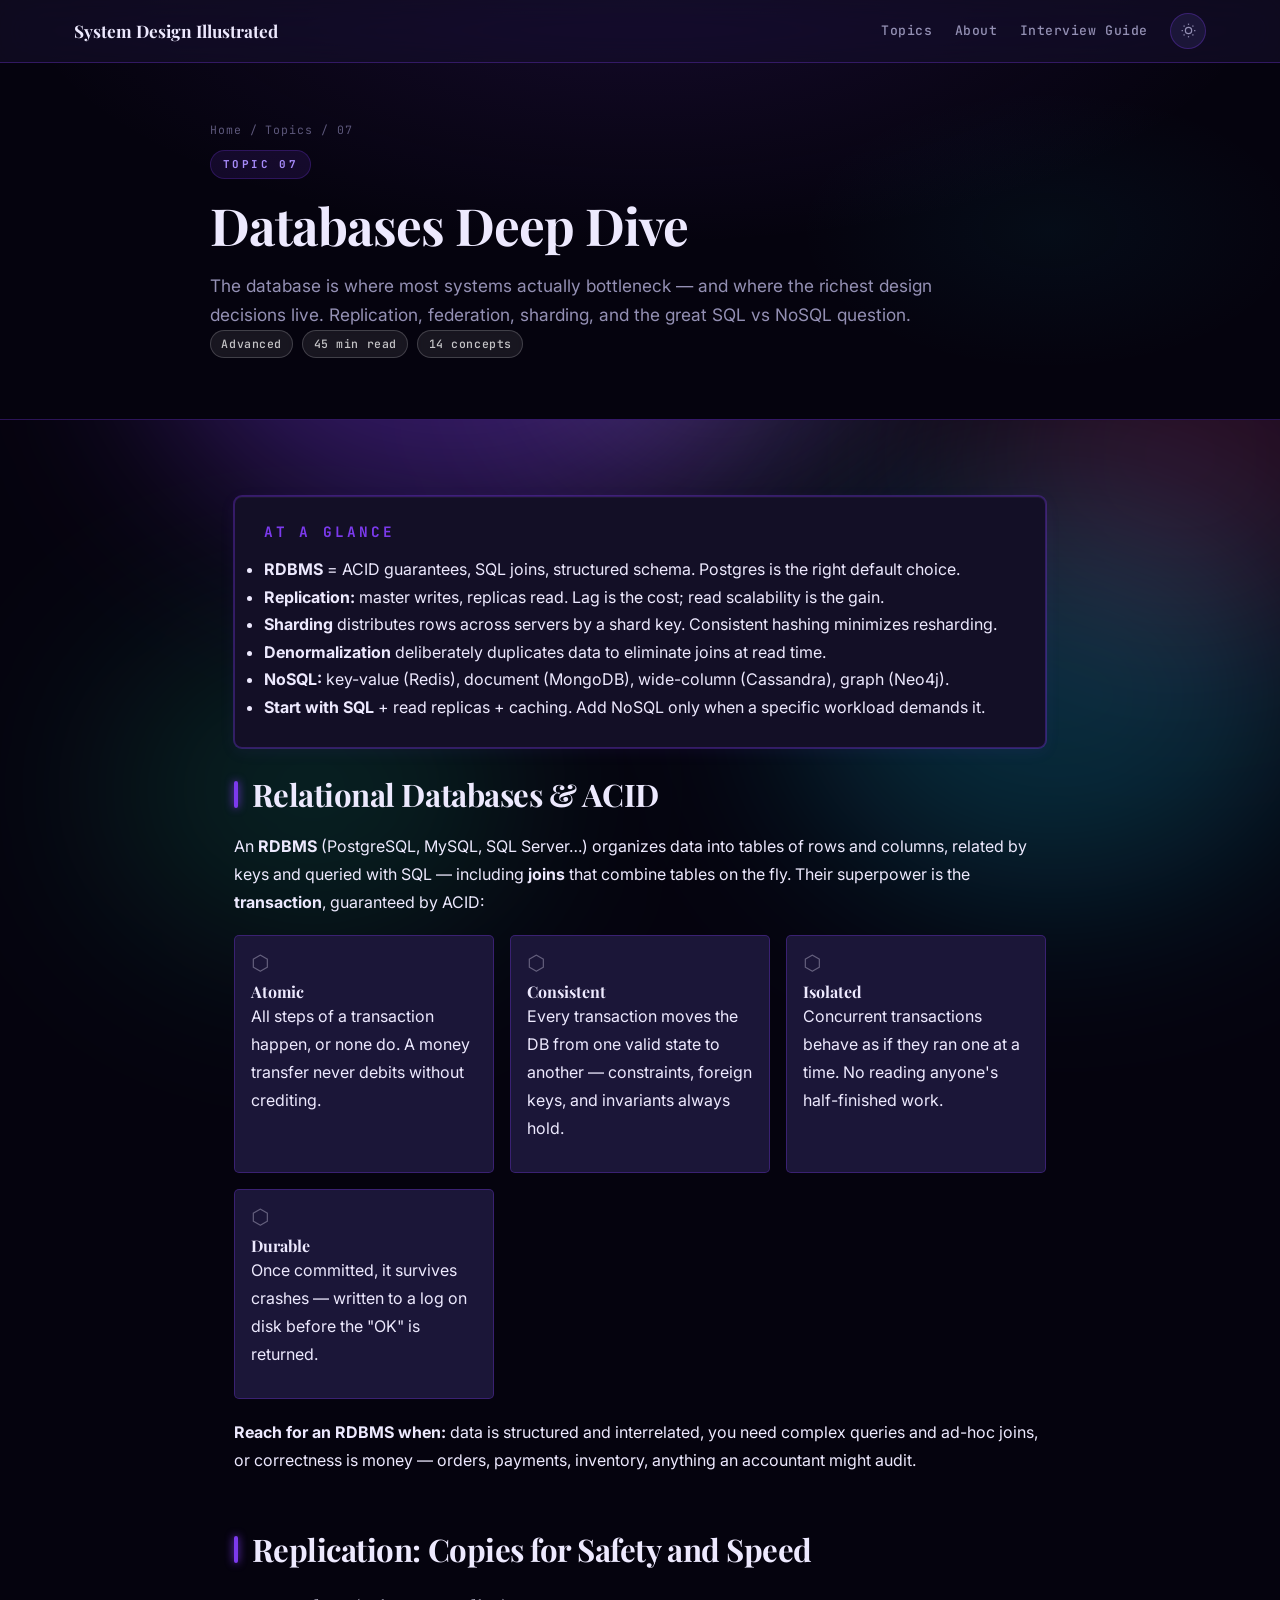
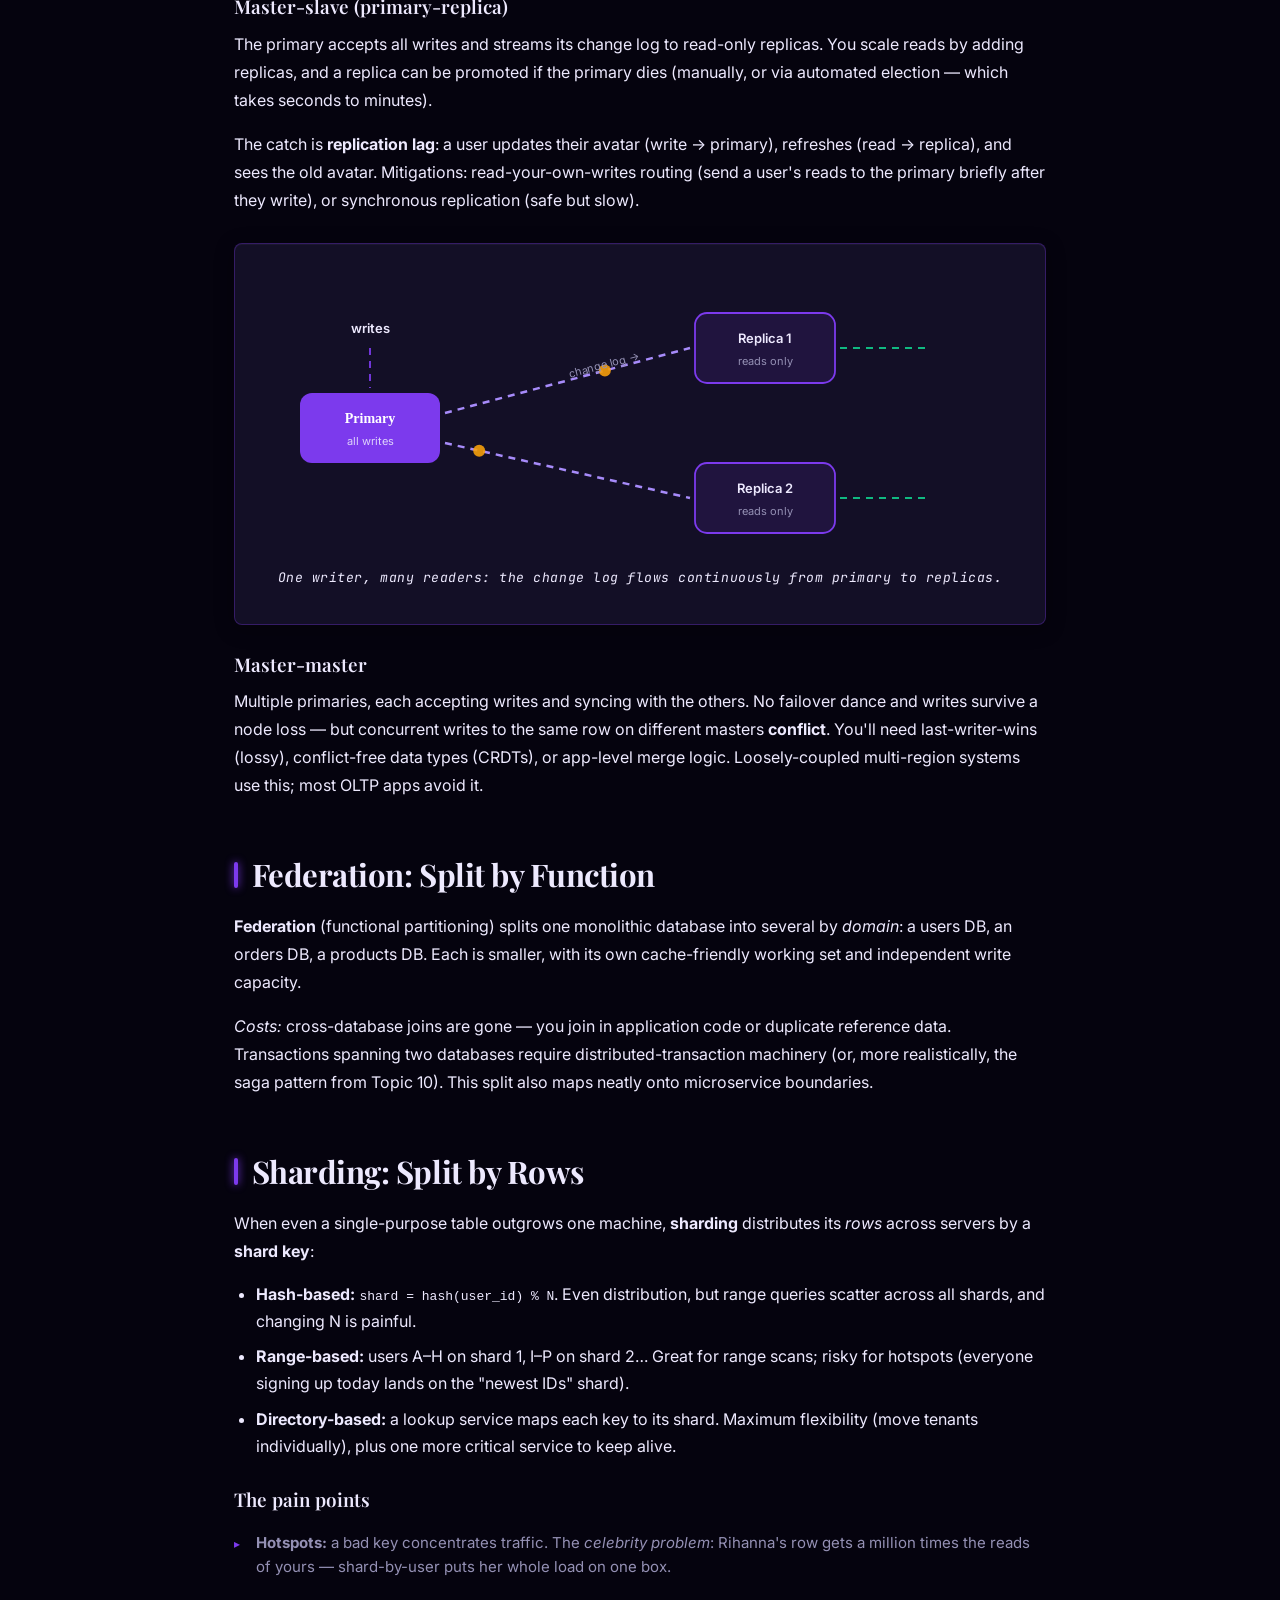
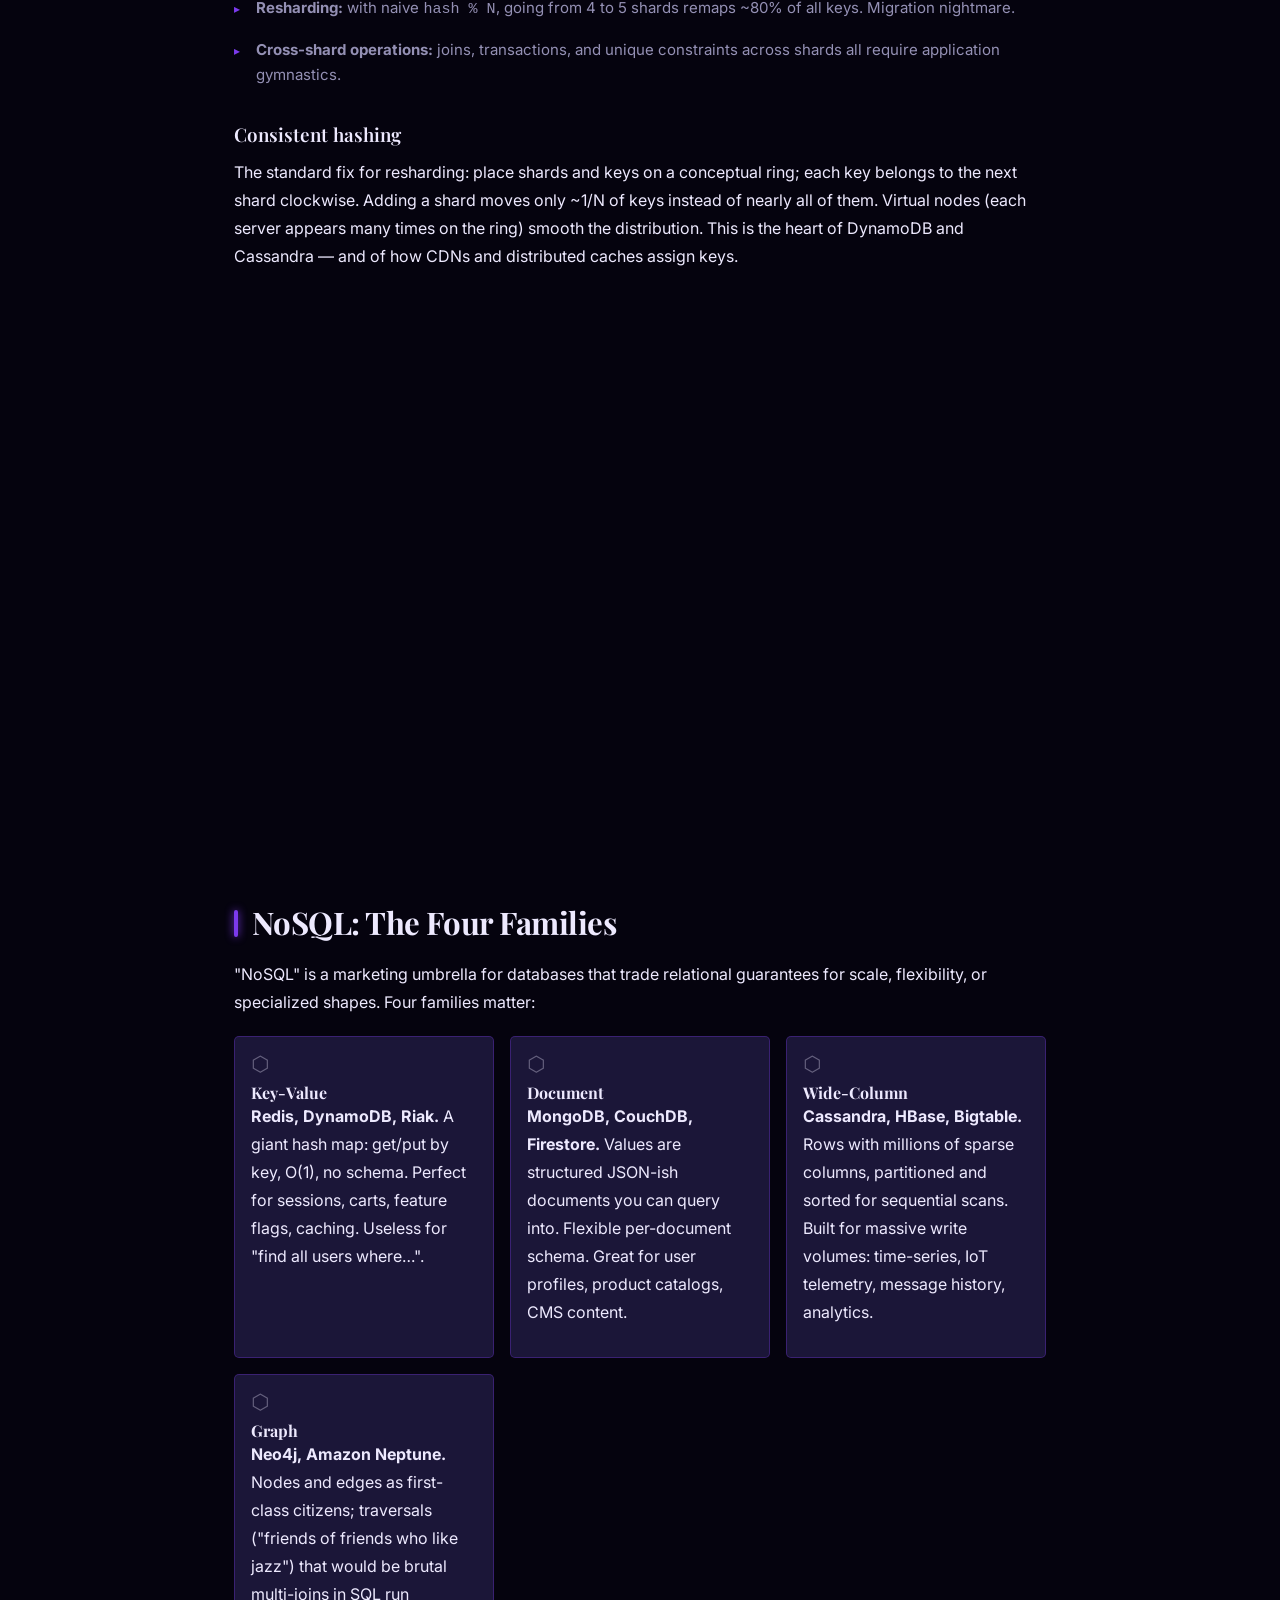
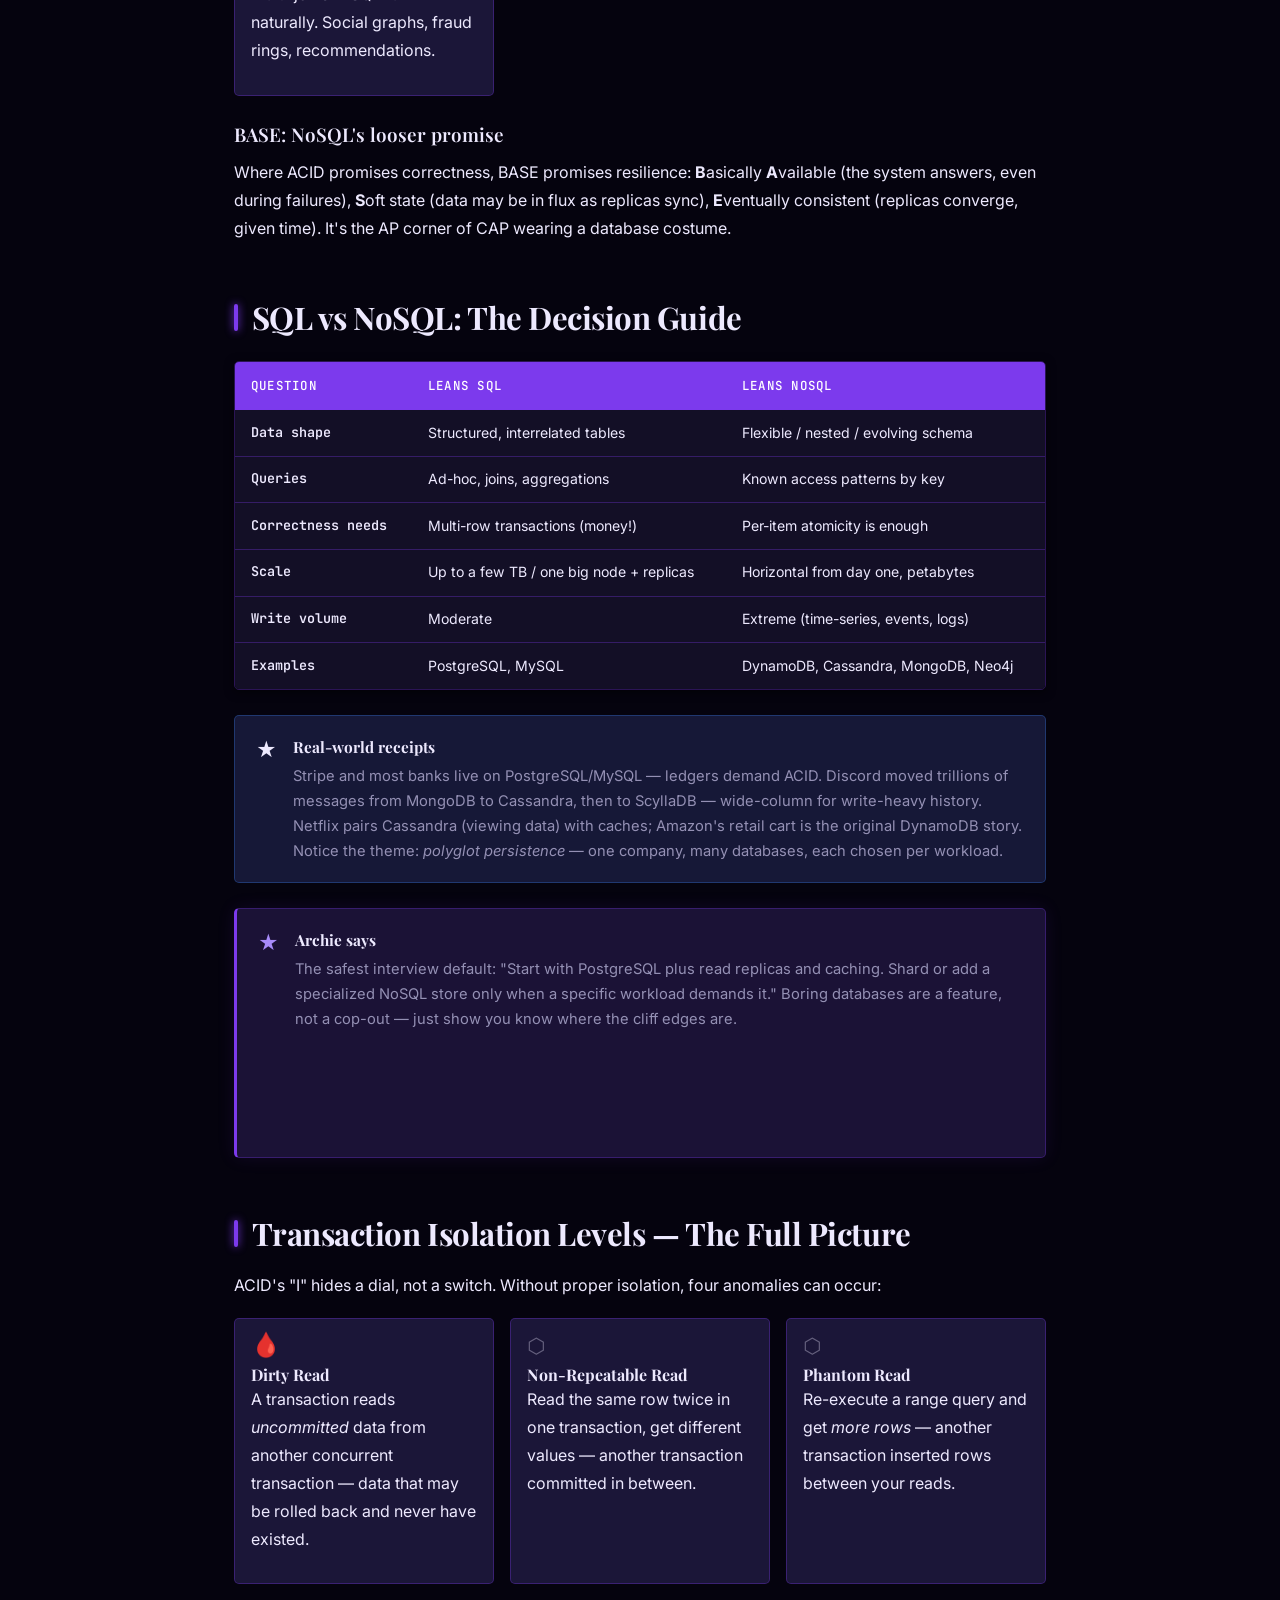
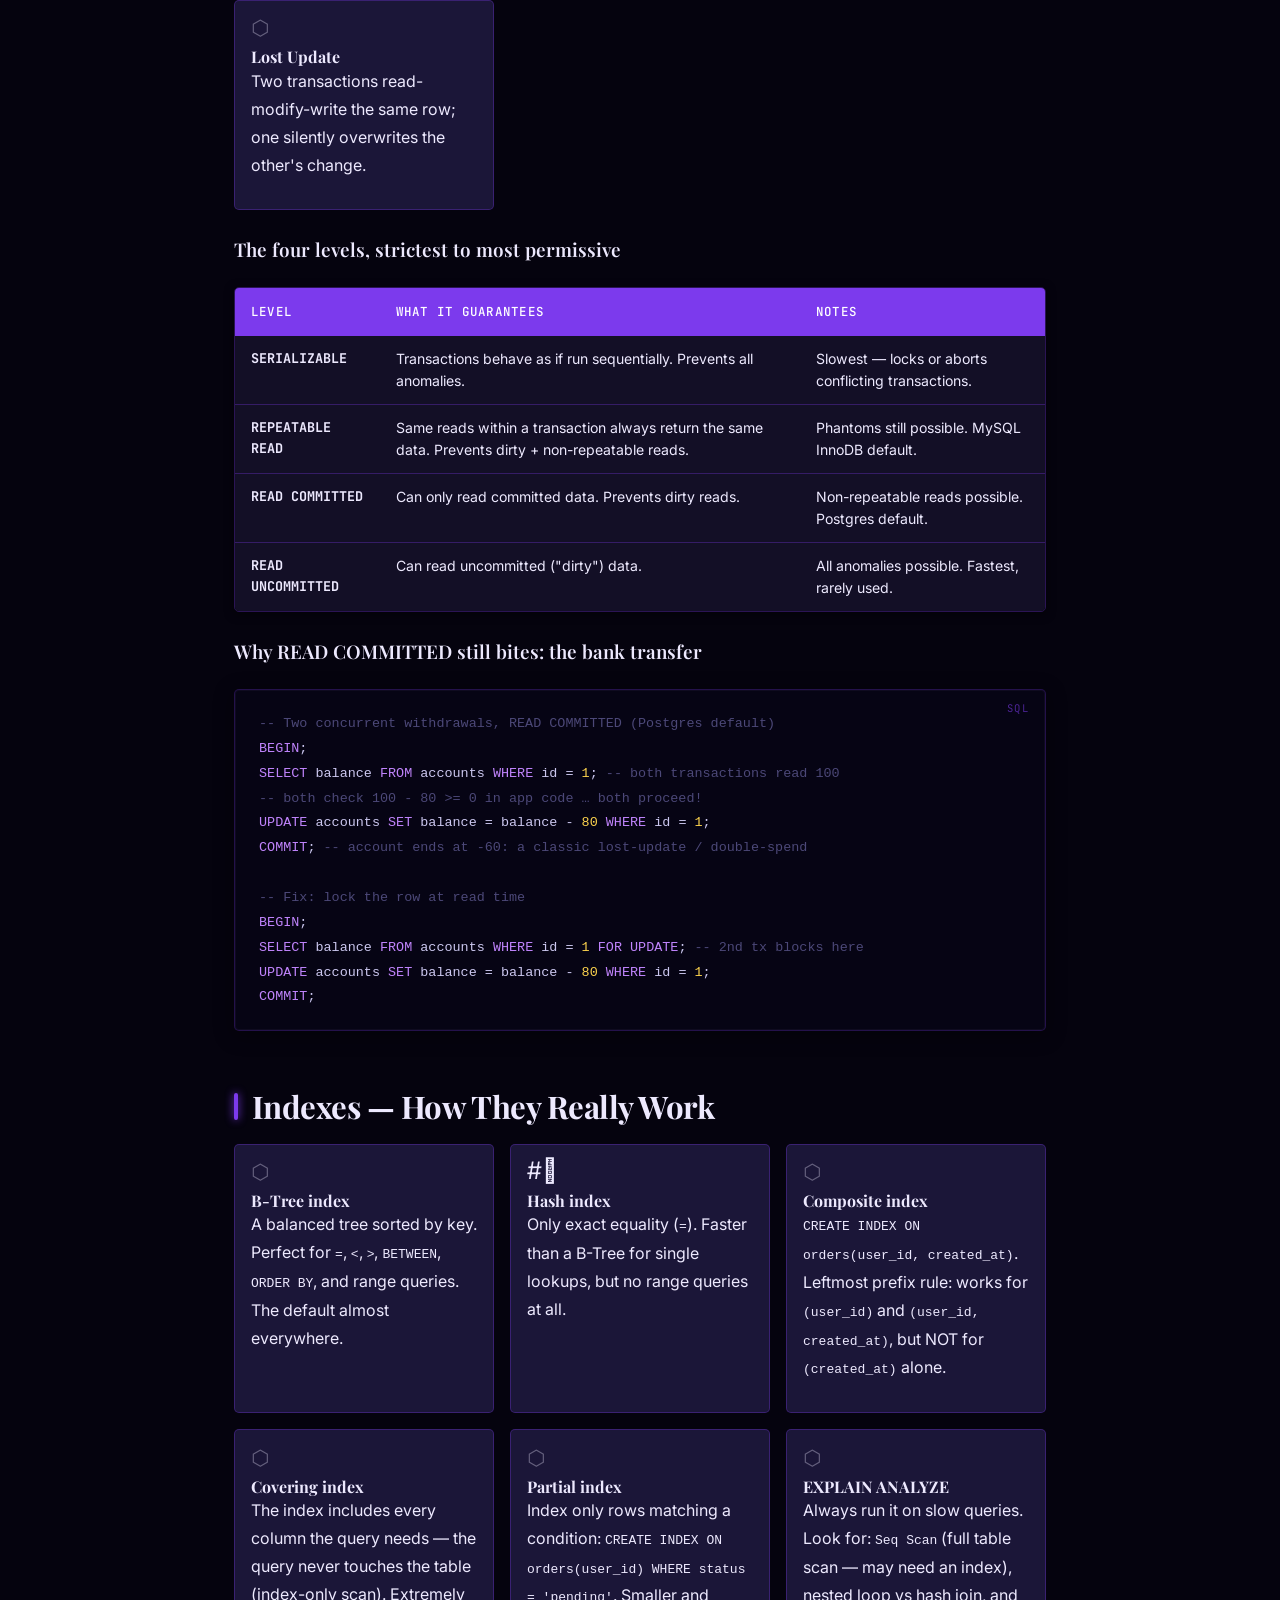
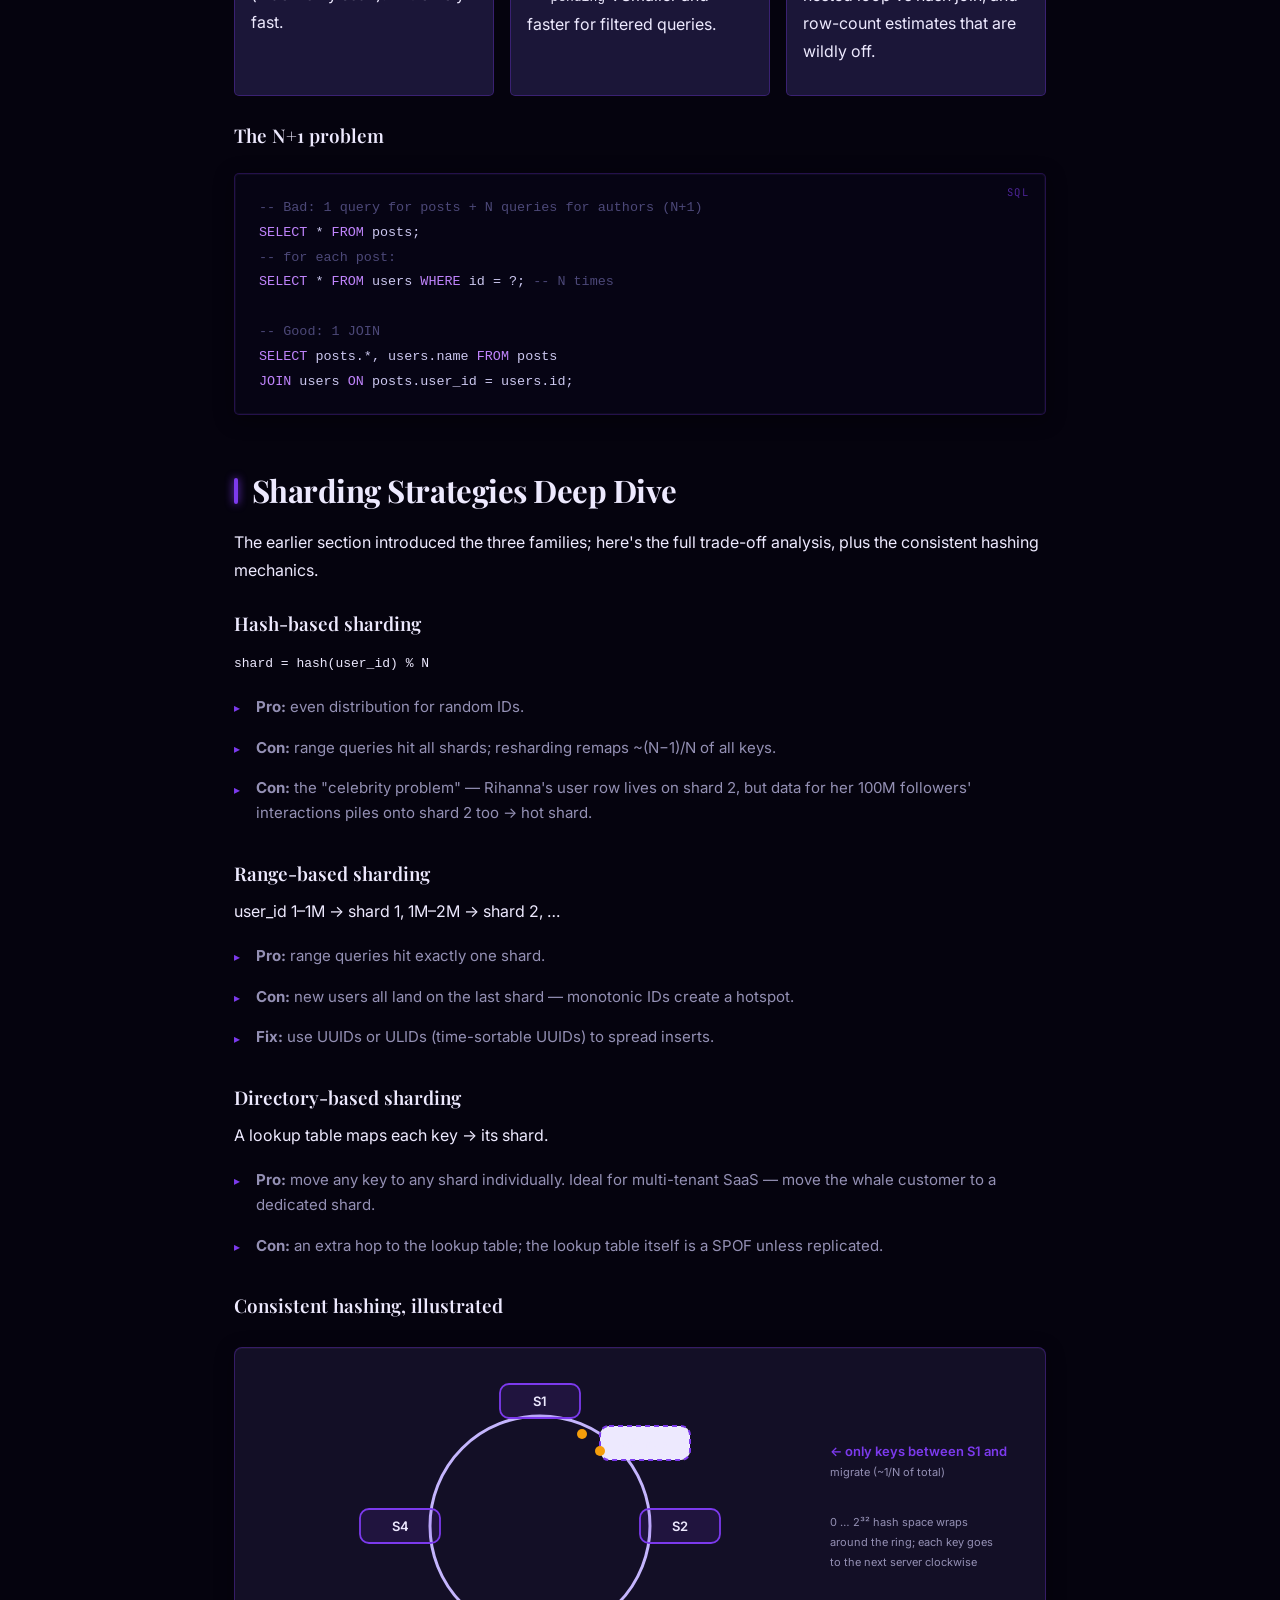
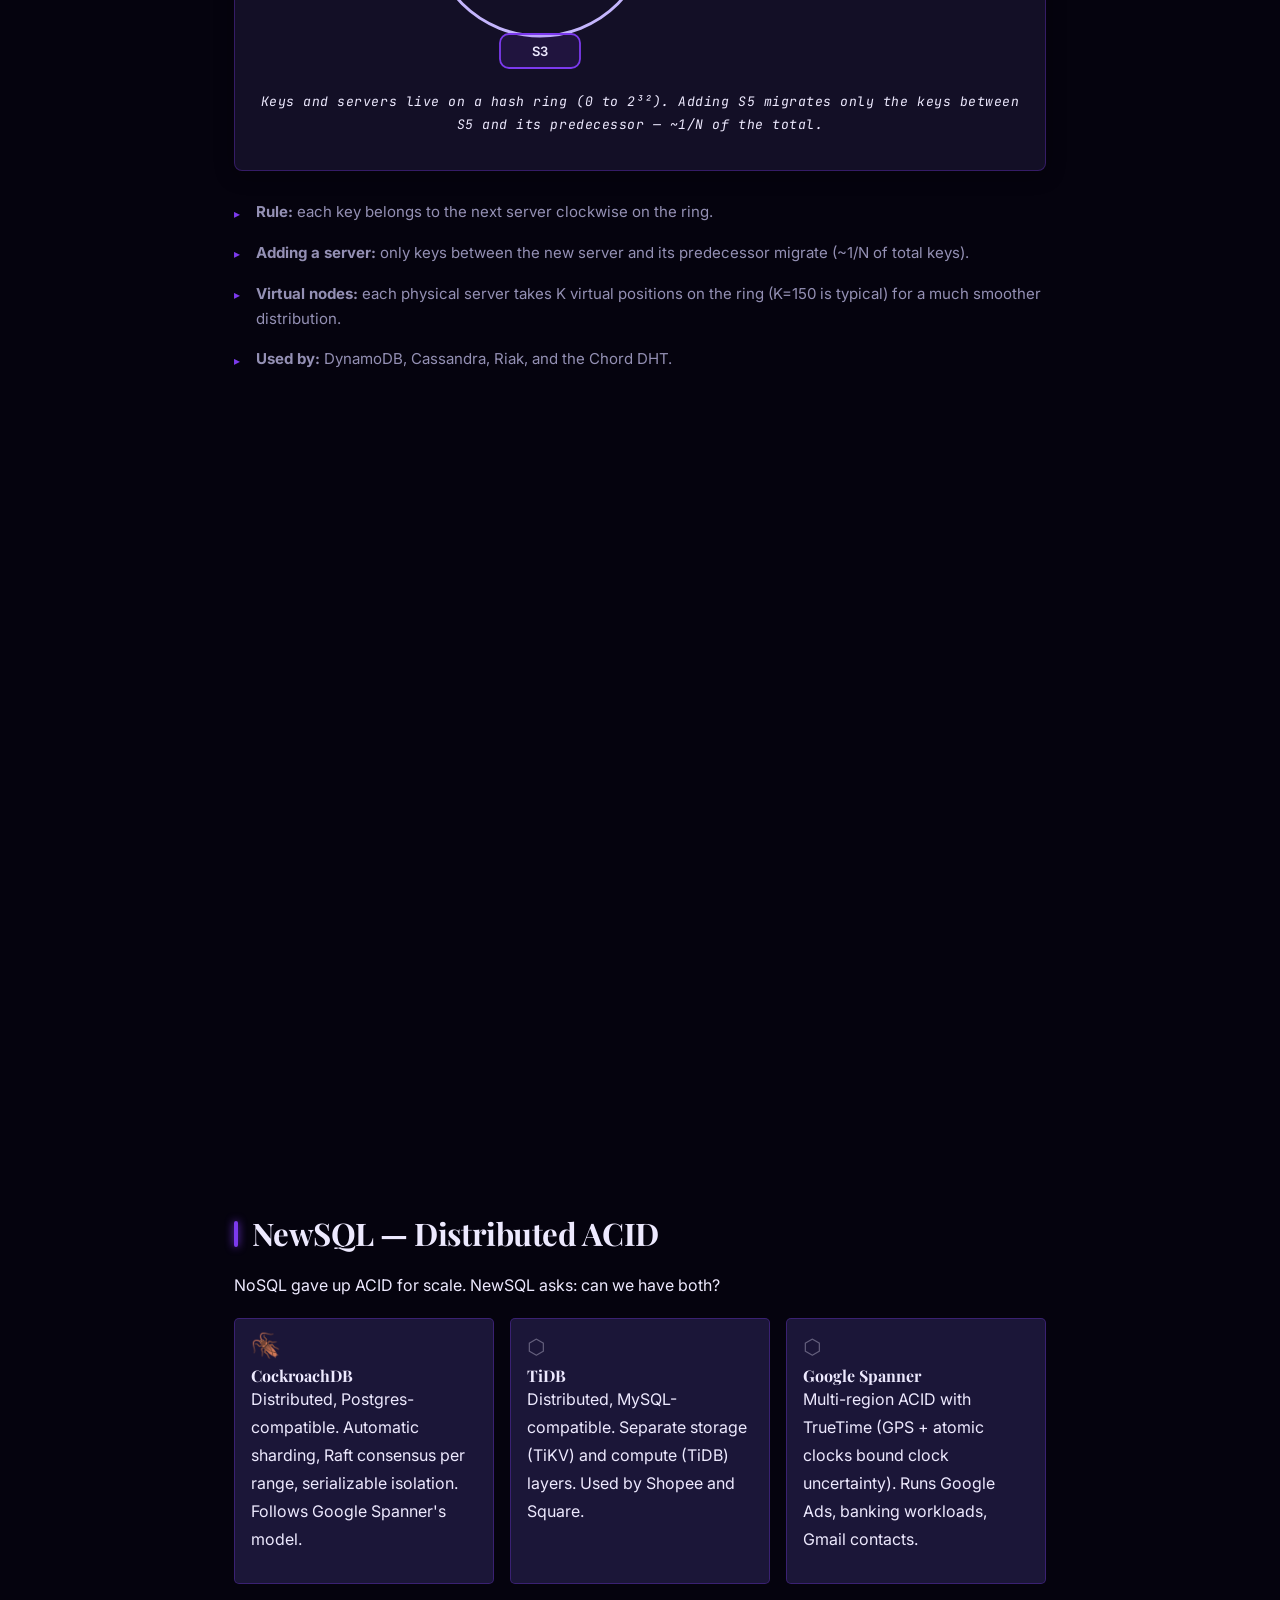
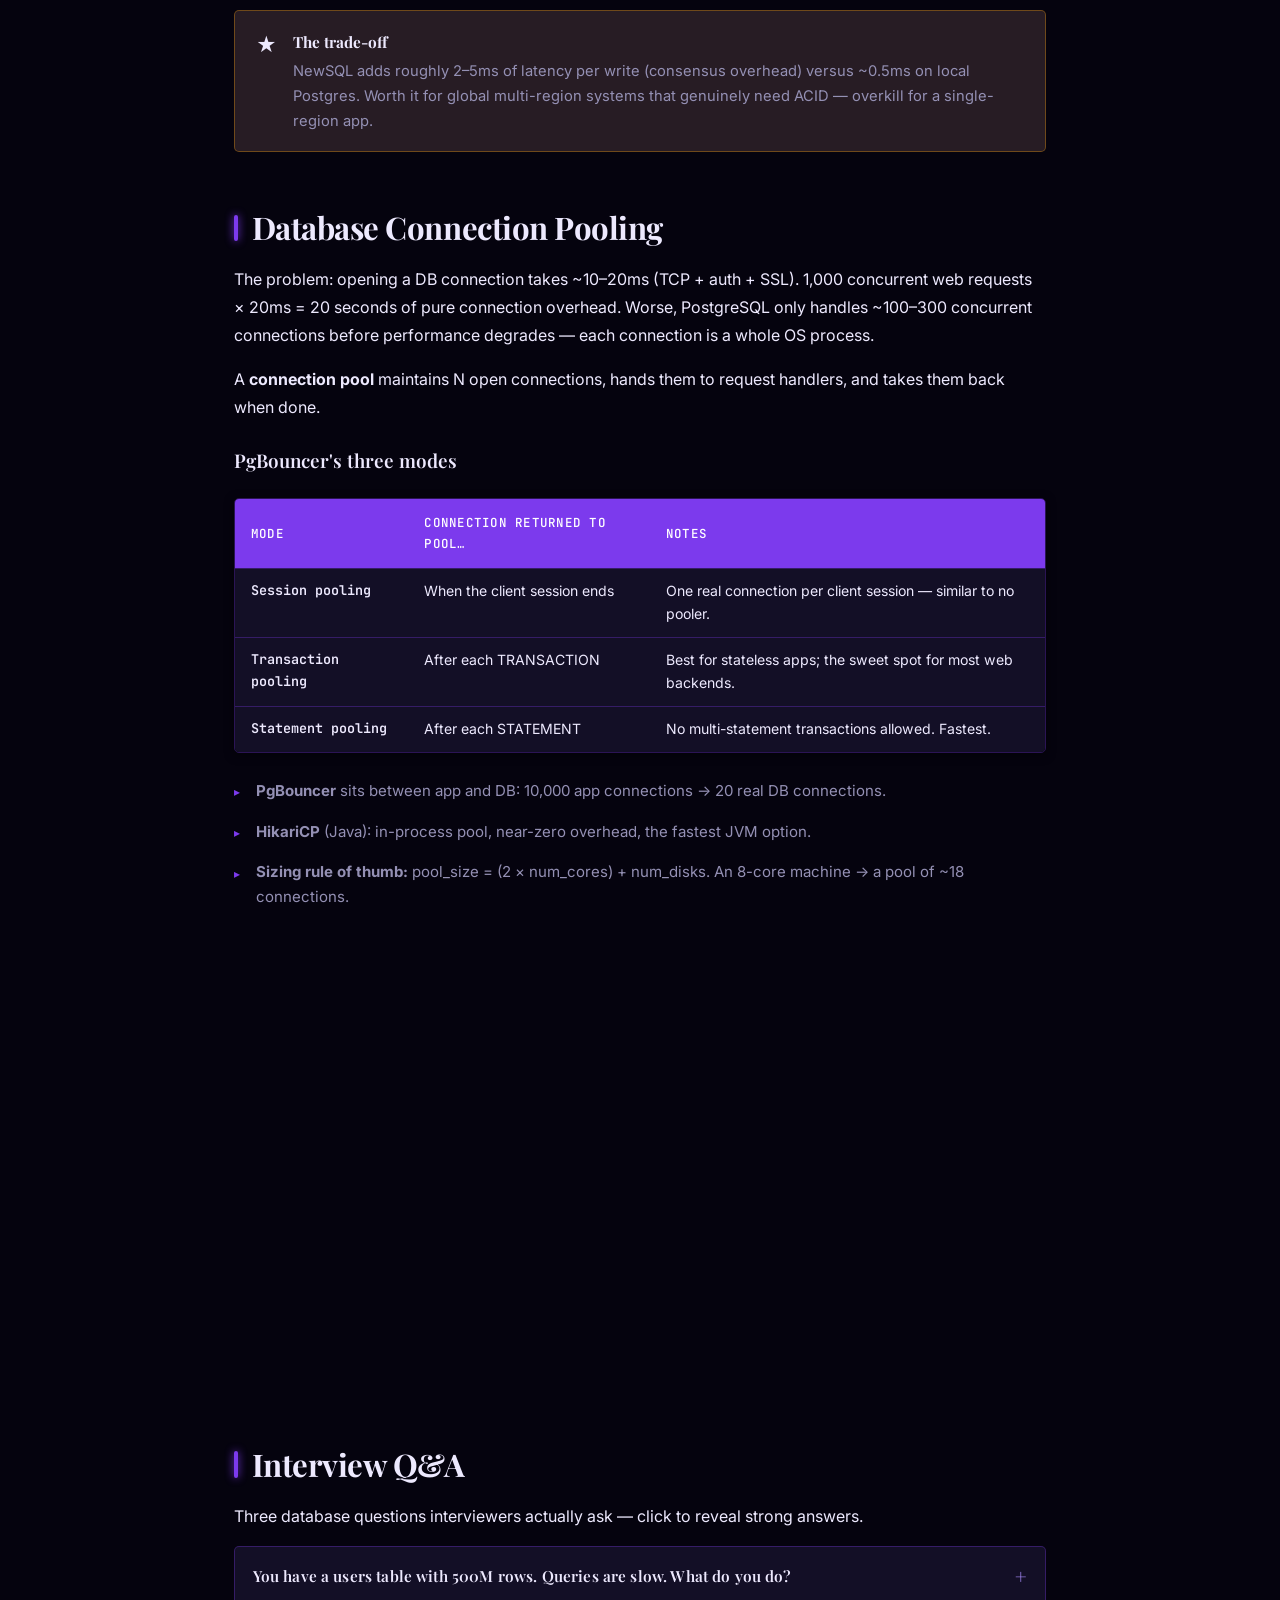
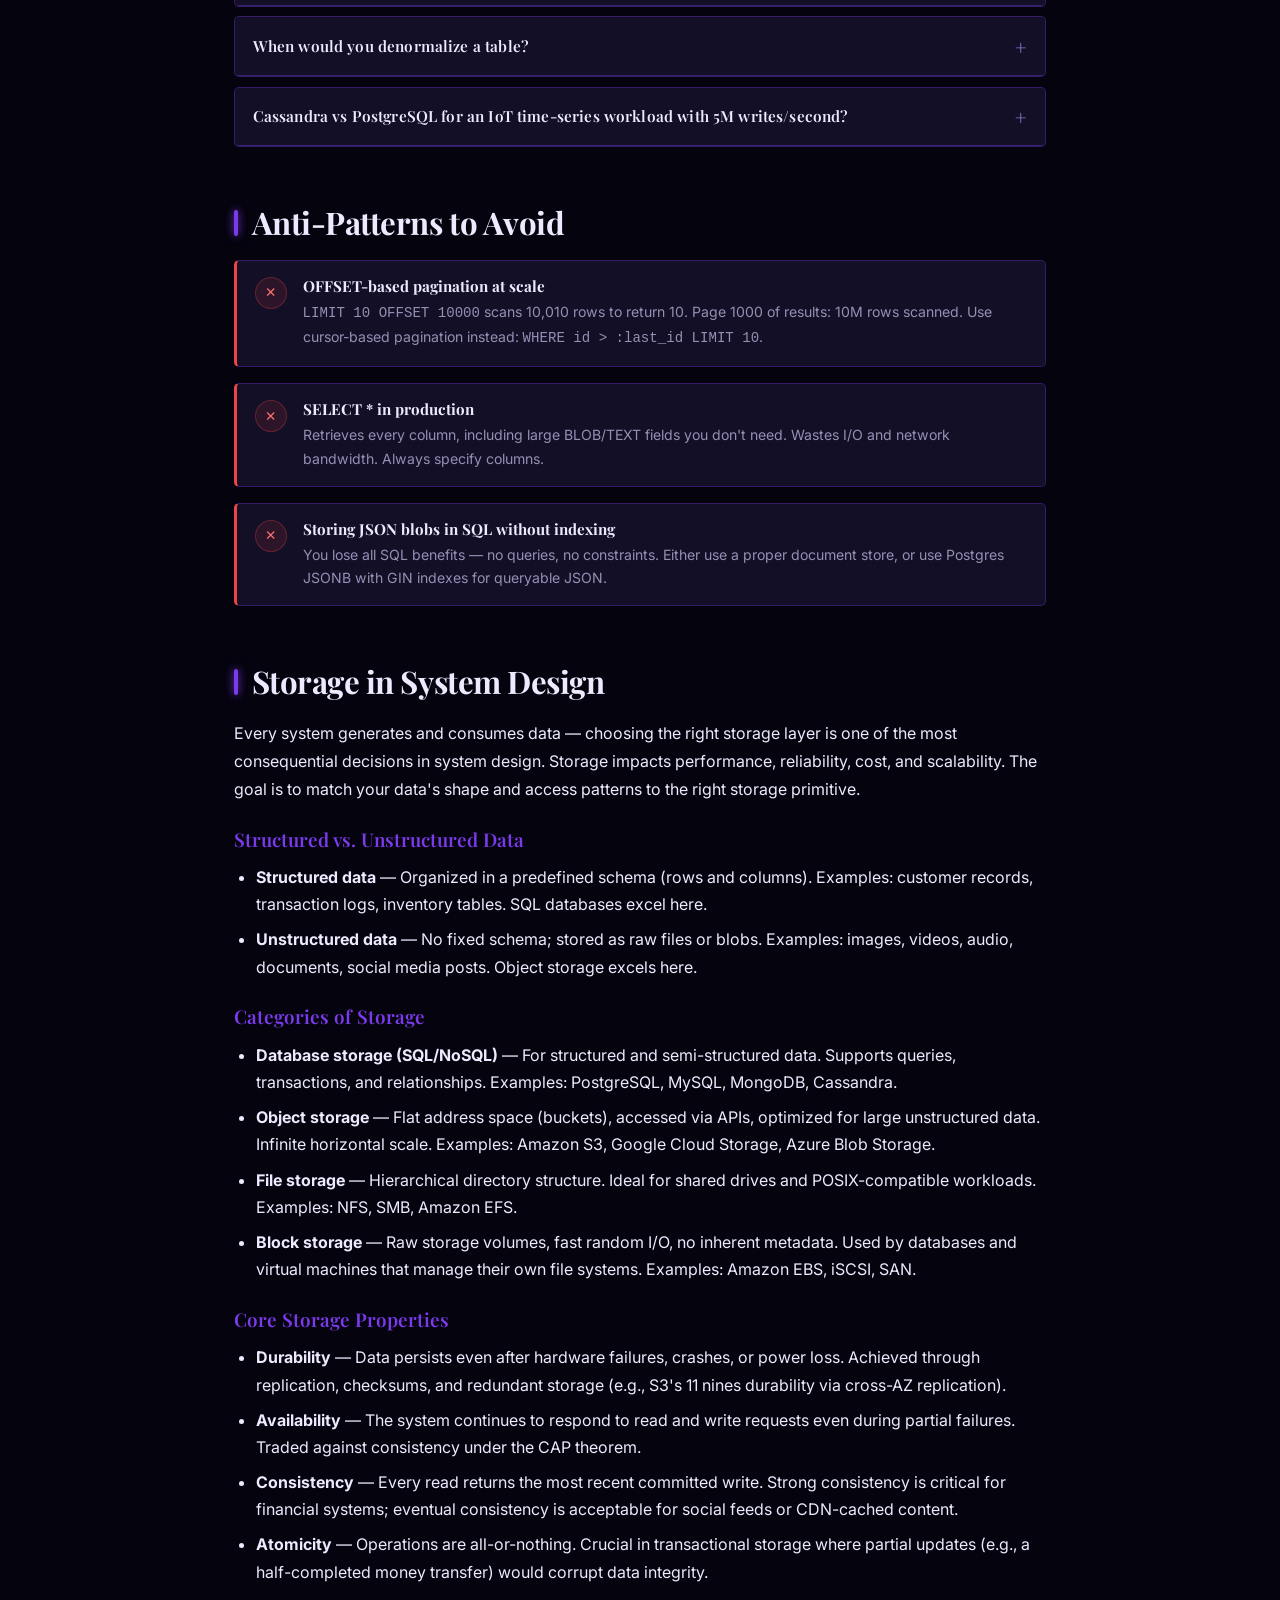
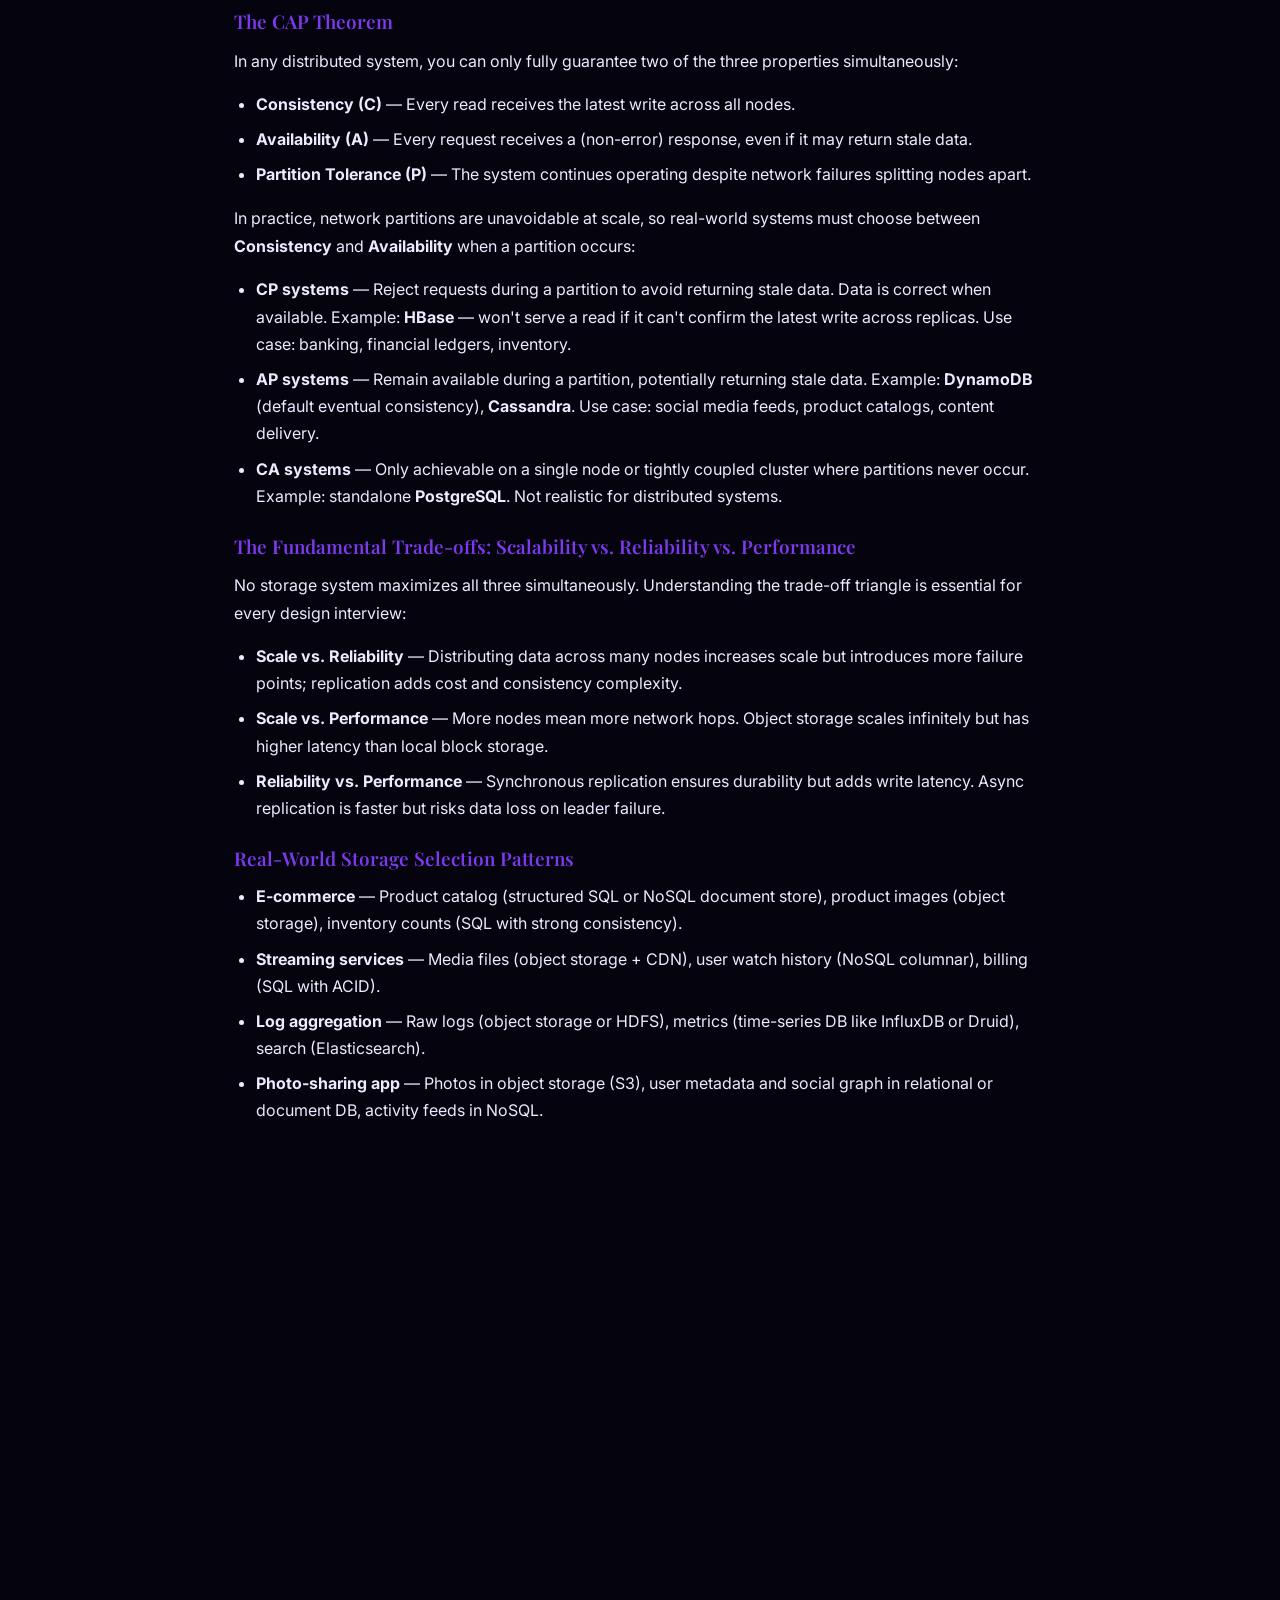
<file: topics/07-databases.html>
<!DOCTYPE html>
<html lang="en">
<head>
<meta charset="UTF-8">
<meta name="viewport" content="width=device-width, initial-scale=1.0">
<title>Databases Deep Dive — System Design Illustrated</title>
<meta name="description" content="ACID, replication, federation, sharding, denormalization, SQL tuning, the four NoSQL families, BASE, and how to choose SQL vs NoSQL.">
<script>try{var t=localStorage.getItem('sdi-theme')||'dark';document.documentElement.setAttribute('data-theme',t)}catch(e){document.documentElement.setAttribute('data-theme','dark')}</script>
<link rel="stylesheet" href="../css/style.css">
</head>
<body data-topic="07" style="--topic-color:#7C3AED">

<div class="reading-progress"></div>

<nav class="navbar">
 <div class="nav-inner">
 <a href="../index.html" class="logo"><span class="logo-text">System Design Illustrated</span></a>
 <div class="nav-links">
 <a href="../index.html#topics">Topics</a>
 <a href="../index.html#about">About</a>
 <a href="12-interview-guide.html">Interview Guide</a>
 <button class="theme-toggle" id="themeToggle" aria-label="Toggle dark mode"></button>
 </div>
 </div>
</nav>

<header class="topic-header" style="--topic-color:#7C3AED">
 <div class="topic-header-inner">
 <div class="breadcrumb"><a href="../index.html">Home</a> / Topics / 07</div>
 <div class="topic-num-big">TOPIC 07</div>
 <h1>Databases Deep Dive </h1>
 <p class="subtitle">The database is where most systems actually bottleneck — and where the richest design decisions live. Replication, federation, sharding, and the great SQL vs NoSQL question.</p>
 <div class="topic-meta"><span class="tag"> Advanced</span><span class="tag"> 45 min read</span><span class="tag"> 14 concepts</span></div>
 </div>
</header>

<main class="topic-body">

 <div class="at-a-glance">
 <h3> At a Glance</h3>
 <ul>
 <li><strong>RDBMS</strong> = ACID guarantees, SQL joins, structured schema. Postgres is the right default choice.</li>
 <li><strong>Replication:</strong> master writes, replicas read. Lag is the cost; read scalability is the gain.</li>
 <li><strong>Sharding</strong> distributes rows across servers by a shard key. Consistent hashing minimizes resharding.</li>
 <li><strong>Denormalization</strong> deliberately duplicates data to eliminate joins at read time.</li>
 <li><strong>NoSQL:</strong> key-value (Redis), document (MongoDB), wide-column (Cassandra), graph (Neo4j).</li>
 <li><strong>Start with SQL</strong> + read replicas + caching. Add NoSQL only when a specific workload demands it.</li>
 </ul>
 </div>

 <section class="section-block reveal">
 <h2>Relational Databases &amp; ACID</h2>
 <p>An <strong>RDBMS</strong> (PostgreSQL, MySQL, SQL Server…) organizes data into tables of rows and columns, related by keys and queried with SQL — including <strong>joins</strong> that combine tables on the fly. Their superpower is the <strong>transaction</strong>, guaranteed by ACID:</p>
 <div class="cards-grid">
 <div class="mini-card"><span class="mc-icon"></span><h4>Atomic</h4><p>All steps of a transaction happen, or none do. A money transfer never debits without crediting.</p></div>
 <div class="mini-card"><span class="mc-icon"></span><h4>Consistent</h4><p>Every transaction moves the DB from one valid state to another — constraints, foreign keys, and invariants always hold.</p></div>
 <div class="mini-card"><span class="mc-icon"></span><h4>Isolated</h4><p>Concurrent transactions behave as if they ran one at a time. No reading anyone's half-finished work.</p></div>
 <div class="mini-card"><span class="mc-icon"></span><h4>Durable</h4><p>Once committed, it survives crashes — written to a log on disk before the "OK" is returned.</p></div>
 </div>
 <p><strong>Reach for an RDBMS when:</strong> data is structured and interrelated, you need complex queries and ad-hoc joins, or correctness is money — orders, payments, inventory, anything an accountant might audit.</p>
 </section>

 <section class="section-block reveal">
 <h2>Replication: Copies for Safety and Speed</h2>
 <h3>Master-slave (primary-replica)</h3>
 <p>The primary accepts all writes and streams its change log to read-only replicas. You scale reads by adding replicas, and a replica can be promoted if the primary dies (manually, or via automated election — which takes seconds to minutes).</p>
 <p>The catch is <strong>replication lag</strong>: a user updates their avatar (write → primary), refreshes (read → replica), and sees the old avatar. Mitigations: read-your-own-writes routing (send a user's reads to the primary briefly after they write), or synchronous replication (safe but slow).</p>

 <div class="diagram-box">
 <svg viewBox="0 0 740 280" role="img" aria-label="Writes go to a master database which streams replication to two replicas; reads are served by the replicas">
 <text x="100" y="60" text-anchor="middle" class="svg-label"> writes</text>
 <line x1="100" y1="75" x2="100" y2="115" class="svg-line svg-dash" style="stroke:#7C3AED"/>
 <!-- master -->
 <rect x="30" y="120" width="140" height="70" rx="12" style="fill:#7C3AED"/>
 <text x="100" y="150" text-anchor="middle" style="fill:#fff;font-family:Poppins;font-weight:700;font-size:14px">Primary</text>
 <text x="100" y="172" text-anchor="middle" style="fill:#DDD3FA;font-size:11px;font-family:Inter">all writes</text>
 <!-- replication streams -->
 <line x1="175" y1="140" x2="420" y2="75" class="svg-line svg-dash" style="stroke:#A78BFA;stroke-width:2.5"/>
 <line x1="175" y1="170" x2="420" y2="225" class="svg-line svg-dash" style="stroke:#A78BFA;stroke-width:2.5"/>
 <circle cx="200" cy="133" r="6" class="pkt pkt-1" style="fill:#F59E0B"/>
 <circle cx="200" cy="177" r="6" class="pkt pkt-1" style="fill:#F59E0B;animation-delay:1.2s"/>
 <text x="300" y="105" class="svg-soft" transform="rotate(-15 300 105)">change log →</text>
 <!-- replicas -->
 <rect x="425" y="40" width="140" height="70" rx="12" class="svg-box-p"/>
 <text x="495" y="70" text-anchor="middle" class="svg-label">Replica 1</text>
 <text x="495" y="92" text-anchor="middle" class="svg-soft">reads only</text>
 <rect x="425" y="190" width="140" height="70" rx="12" class="svg-box-p"/>
 <text x="495" y="220" text-anchor="middle" class="svg-label">Replica 2</text>
 <text x="495" y="242" text-anchor="middle" class="svg-soft">reads only</text>
 <!-- readers -->
 <line x1="570" y1="75" x2="660" y2="75" class="svg-line svg-dash" style="stroke:#10B981"/>
 <line x1="570" y1="225" x2="660" y2="225" class="svg-line svg-dash" style="stroke:#10B981"/>
 <text x="690" y="80" text-anchor="middle" class="svg-label"></text>
 <text x="690" y="230" text-anchor="middle" class="svg-label"></text>
 </svg>
 <p class="diagram-caption">One writer, many readers: the change log flows continuously from primary to replicas.</p>
 </div>

 <h3>Master-master</h3>
 <p>Multiple primaries, each accepting writes and syncing with the others. No failover dance and writes survive a node loss — but concurrent writes to the same row on different masters <strong>conflict</strong>. You'll need last-writer-wins (lossy), conflict-free data types (CRDTs), or app-level merge logic. Loosely-coupled multi-region systems use this; most OLTP apps avoid it.</p>
 </section>

 <section class="section-block reveal">
 <h2>Federation: Split by Function</h2>
 <p><strong>Federation</strong> (functional partitioning) splits one monolithic database into several by <em>domain</em>: a users DB, an orders DB, a products DB. Each is smaller, with its own cache-friendly working set and independent write capacity.</p>
 <p><em>Costs:</em> cross-database joins are gone — you join in application code or duplicate reference data. Transactions spanning two databases require distributed-transaction machinery (or, more realistically, the saga pattern from Topic 10). This split also maps neatly onto microservice boundaries.</p>
 </section>

 <section class="section-block reveal">
 <h2>Sharding: Split by Rows</h2>
 <p>When even a single-purpose table outgrows one machine, <strong>sharding</strong> distributes its <em>rows</em> across servers by a <strong>shard key</strong>:</p>
 <ul>
 <li><strong>Hash-based:</strong> <code>shard = hash(user_id) % N</code>. Even distribution, but range queries scatter across all shards, and changing N is painful.</li>
 <li><strong>Range-based:</strong> users A–H on shard 1, I–P on shard 2… Great for range scans; risky for hotspots (everyone signing up today lands on the "newest IDs" shard).</li>
 <li><strong>Directory-based:</strong> a lookup service maps each key to its shard. Maximum flexibility (move tenants individually), plus one more critical service to keep alive.</li>
 </ul>
 <h3>The pain points</h3>
 <ul class="key-points">
 <li><strong>Hotspots:</strong> a bad key concentrates traffic. The <em>celebrity problem</em>: Rihanna's row gets a million times the reads of yours — shard-by-user puts her whole load on one box.</li>
 <li><strong>Resharding:</strong> with naive <code>hash % N</code>, going from 4 to 5 shards remaps ~80% of all keys. Migration nightmare.</li>
 <li><strong>Cross-shard operations:</strong> joins, transactions, and unique constraints across shards all require application gymnastics.</li>
 </ul>
 <h3>Consistent hashing</h3>
 <p>The standard fix for resharding: place shards and keys on a conceptual ring; each key belongs to the next shard clockwise. Adding a shard moves only ~1/N of keys instead of nearly all of them. Virtual nodes (each server appears many times on the ring) smooth the distribution. This is the heart of DynamoDB and Cassandra — and of how CDNs and distributed caches assign keys.</p>
 </section>

 <section class="section-block reveal">
 <h2>Denormalization: Buy Reads with Writes</h2>
 <p>Normalization removes duplicate data; <strong>denormalization</strong> deliberately adds it back to kill expensive joins. Store <code>author_name</code> directly on each post, keep a precomputed <code>follower_count</code>, maintain a separate read-optimized table per view.</p>
 <p>Reads become single-row lookups. The price: every write must now update multiple copies, and copies can drift out of sync. Once data is federated or sharded (joins across servers ≈ misery), denormalization stops being optional and becomes the norm.</p>

 <div class="callout tip">
 <span class="co-icon">&#9733;</span>
 <div><strong>SQL tuning before scaling</strong>
 <p>Before sharding anything, do the cheap stuff: add <strong>indexes</strong> matching your query patterns (and covering indexes so queries never touch the table), run <code>EXPLAIN</code> on slow queries, kill <strong>N+1 query</strong> loops (fetch 100 posts, then 100 author queries — use one join or batch fetch), avoid <code>SELECT *</code>, and batch your inserts. A week of tuning routinely buys a year of growth.</p></div>
 </div>
 </section>

 <section class="section-block reveal">
 <h2>NoSQL: The Four Families</h2>
 <p>"NoSQL" is a marketing umbrella for databases that trade relational guarantees for scale, flexibility, or specialized shapes. Four families matter:</p>
 <div class="cards-grid">
 <div class="mini-card"><span class="mc-icon"></span><h4>Key-Value</h4><p><strong>Redis, DynamoDB, Riak.</strong> A giant hash map: get/put by key, O(1), no schema. Perfect for sessions, carts, feature flags, caching. Useless for "find all users where…".</p></div>
 <div class="mini-card"><span class="mc-icon"></span><h4>Document</h4><p><strong>MongoDB, CouchDB, Firestore.</strong> Values are structured JSON-ish documents you can query into. Flexible per-document schema. Great for user profiles, product catalogs, CMS content.</p></div>
 <div class="mini-card"><span class="mc-icon"></span><h4>Wide-Column</h4><p><strong>Cassandra, HBase, Bigtable.</strong> Rows with millions of sparse columns, partitioned and sorted for sequential scans. Built for massive write volumes: time-series, IoT telemetry, message history, analytics.</p></div>
 <div class="mini-card"><span class="mc-icon"></span><h4>Graph</h4><p><strong>Neo4j, Amazon Neptune.</strong> Nodes and edges as first-class citizens; traversals ("friends of friends who like jazz") that would be brutal multi-joins in SQL run naturally. Social graphs, fraud rings, recommendations.</p></div>
 </div>

 <h3>BASE: NoSQL's looser promise</h3>
 <p>Where ACID promises correctness, BASE promises resilience: <strong>B</strong>asically <strong>A</strong>vailable (the system answers, even during failures), <strong>S</strong>oft state (data may be in flux as replicas sync), <strong>E</strong>ventually consistent (replicas converge, given time). It's the AP corner of CAP wearing a database costume.</p>
 </section>

 <section class="section-block reveal">
 <h2>SQL vs NoSQL: The Decision Guide</h2>
 <div class="table-wrap">
 <table class="compare-table">
 <thead><tr><th>Question</th><th>Leans SQL</th><th>Leans NoSQL</th></tr></thead>
 <tbody>
 <tr><td>Data shape</td><td>Structured, interrelated tables</td><td>Flexible / nested / evolving schema</td></tr>
 <tr><td>Queries</td><td>Ad-hoc, joins, aggregations</td><td>Known access patterns by key</td></tr>
 <tr><td>Correctness needs</td><td>Multi-row transactions (money!)</td><td>Per-item atomicity is enough</td></tr>
 <tr><td>Scale</td><td>Up to a few TB / one big node + replicas</td><td>Horizontal from day one, petabytes</td></tr>
 <tr><td>Write volume</td><td>Moderate</td><td>Extreme (time-series, events, logs)</td></tr>
 <tr><td>Examples</td><td>PostgreSQL, MySQL</td><td>DynamoDB, Cassandra, MongoDB, Neo4j</td></tr>
 </tbody>
 </table>
 </div>

 <div class="callout info">
 <span class="co-icon">&#9733;</span>
 <div><strong>Real-world receipts</strong>
 <p>Stripe and most banks live on PostgreSQL/MySQL — ledgers demand ACID. Discord moved trillions of messages from MongoDB to Cassandra, then to ScyllaDB — wide-column for write-heavy history. Netflix pairs Cassandra (viewing data) with caches; Amazon's retail cart is the original DynamoDB story. Notice the theme: <em>polyglot persistence</em> — one company, many databases, each chosen per workload.</p></div>
 </div>

 <div class="callout archie">
 <span class="co-icon">&#9733;</span>
 <div><strong>Archie says</strong>
 <p>The safest interview default: "Start with PostgreSQL plus read replicas and caching. Shard or add a specialized NoSQL store only when a specific workload demands it." Boring databases are a feature, not a cop-out — just show you know where the cliff edges are.</p></div>
 </div>
 </section>

 <section class="section-block reveal">
 <h2>Transaction Isolation Levels — The Full Picture</h2>
 <p>ACID's "I" hides a dial, not a switch. Without proper isolation, four anomalies can occur:</p>
 <div class="cards-grid">
 <div class="mini-card"><span class="mc-icon">🩸</span><h4>Dirty Read</h4><p>A transaction reads <em>uncommitted</em> data from another concurrent transaction — data that may be rolled back and never have existed.</p></div>
 <div class="mini-card"><span class="mc-icon"></span><h4>Non-Repeatable Read</h4><p>Read the same row twice in one transaction, get different values — another transaction committed in between.</p></div>
 <div class="mini-card"><span class="mc-icon"></span><h4>Phantom Read</h4><p>Re-execute a range query and get <em>more rows</em> — another transaction inserted rows between your reads.</p></div>
 <div class="mini-card"><span class="mc-icon"></span><h4>Lost Update</h4><p>Two transactions read-modify-write the same row; one silently overwrites the other's change.</p></div>
 </div>
 <h3>The four levels, strictest to most permissive</h3>
 <div class="table-wrap">
 <table class="compare-table">
 <thead><tr><th>Level</th><th>What it guarantees</th><th>Notes</th></tr></thead>
 <tbody>
 <tr><td><strong>SERIALIZABLE</strong></td><td>Transactions behave as if run sequentially. Prevents all anomalies.</td><td>Slowest — locks or aborts conflicting transactions.</td></tr>
 <tr><td><strong>REPEATABLE READ</strong></td><td>Same reads within a transaction always return the same data. Prevents dirty + non-repeatable reads.</td><td>Phantoms still possible. MySQL InnoDB default.</td></tr>
 <tr><td><strong>READ COMMITTED</strong></td><td>Can only read committed data. Prevents dirty reads.</td><td>Non-repeatable reads possible. Postgres default.</td></tr>
 <tr><td><strong>READ UNCOMMITTED</strong></td><td>Can read uncommitted ("dirty") data.</td><td>All anomalies possible. Fastest, rarely used.</td></tr>
 </tbody>
 </table>
 </div>
 <h3>Why READ COMMITTED still bites: the bank transfer</h3>
 <pre class="code-block" data-lang="sql"><code><span class="c-c">-- Two concurrent withdrawals, READ COMMITTED (Postgres default)</span>
<span class="c-k">BEGIN</span>;
<span class="c-k">SELECT</span> balance <span class="c-k">FROM</span> accounts <span class="c-k">WHERE</span> id = <span class="c-n">1</span>; <span class="c-c">-- both transactions read 100</span>
<span class="c-c">-- both check 100 - 80 &gt;= 0 in app code … both proceed!</span>
<span class="c-k">UPDATE</span> accounts <span class="c-k">SET</span> balance = balance - <span class="c-n">80</span> <span class="c-k">WHERE</span> id = <span class="c-n">1</span>;
<span class="c-k">COMMIT</span>; <span class="c-c">-- account ends at -60: a classic lost-update / double-spend</span>

<span class="c-c">-- Fix: lock the row at read time</span>
<span class="c-k">BEGIN</span>;
<span class="c-k">SELECT</span> balance <span class="c-k">FROM</span> accounts <span class="c-k">WHERE</span> id = <span class="c-n">1</span> <span class="c-k">FOR UPDATE</span>; <span class="c-c">-- 2nd tx blocks here</span>
<span class="c-k">UPDATE</span> accounts <span class="c-k">SET</span> balance = balance - <span class="c-n">80</span> <span class="c-k">WHERE</span> id = <span class="c-n">1</span>;
<span class="c-k">COMMIT</span>;</code></pre>
 </section>

 <section class="section-block reveal">
 <h2>Indexes — How They Really Work</h2>
 <div class="cards-grid">
 <div class="mini-card"><span class="mc-icon"></span><h4>B-Tree index</h4><p>A balanced tree sorted by key. Perfect for <code>=</code>, <code>&lt;</code>, <code>&gt;</code>, <code>BETWEEN</code>, <code>ORDER BY</code>, and range queries. The default almost everywhere.</p></div>
 <div class="mini-card"><span class="mc-icon">#⃣</span><h4>Hash index</h4><p>Only exact equality (<code>=</code>). Faster than a B-Tree for single lookups, but no range queries at all.</p></div>
 <div class="mini-card"><span class="mc-icon"></span><h4>Composite index</h4><p><code>CREATE INDEX ON orders(user_id, created_at)</code>. Leftmost prefix rule: works for <code>(user_id)</code> and <code>(user_id, created_at)</code>, but NOT for <code>(created_at)</code> alone.</p></div>
 <div class="mini-card"><span class="mc-icon"></span><h4>Covering index</h4><p>The index includes every column the query needs — the query never touches the table (index-only scan). Extremely fast.</p></div>
 <div class="mini-card"><span class="mc-icon"></span><h4>Partial index</h4><p>Index only rows matching a condition: <code>CREATE INDEX ON orders(user_id) WHERE status = 'pending'</code>. Smaller and faster for filtered queries.</p></div>
 <div class="mini-card"><span class="mc-icon"></span><h4>EXPLAIN ANALYZE</h4><p>Always run it on slow queries. Look for: <code>Seq Scan</code> (full table scan — may need an index), nested loop vs hash join, and row-count estimates that are wildly off.</p></div>
 </div>
 <h3>The N+1 problem</h3>
 <pre class="code-block" data-lang="sql"><code><span class="c-c">-- Bad: 1 query for posts + N queries for authors (N+1)</span>
<span class="c-k">SELECT</span> * <span class="c-k">FROM</span> posts;
<span class="c-c">-- for each post:</span>
<span class="c-k">SELECT</span> * <span class="c-k">FROM</span> users <span class="c-k">WHERE</span> id = ?; <span class="c-c">-- N times</span>

<span class="c-c">-- Good: 1 JOIN</span>
<span class="c-k">SELECT</span> posts.*, users.name <span class="c-k">FROM</span> posts
<span class="c-k">JOIN</span> users <span class="c-k">ON</span> posts.user_id = users.id;</code></pre>
 </section>

 <section class="section-block reveal">
 <h2>Sharding Strategies Deep Dive</h2>
 <p>The earlier section introduced the three families; here's the full trade-off analysis, plus the consistent hashing mechanics.</p>
 <h3>Hash-based sharding</h3>
 <p><code>shard = hash(user_id) % N</code></p>
 <ul class="key-points">
 <li><strong>Pro:</strong> even distribution for random IDs.</li>
 <li><strong>Con:</strong> range queries hit all shards; resharding remaps ~(N−1)/N of all keys.</li>
 <li><strong>Con:</strong> the "celebrity problem" — Rihanna's user row lives on shard 2, but data for her 100M followers' interactions piles onto shard 2 too → hot shard.</li>
 </ul>
 <h3>Range-based sharding</h3>
 <p>user_id 1–1M → shard 1, 1M–2M → shard 2, …</p>
 <ul class="key-points">
 <li><strong>Pro:</strong> range queries hit exactly one shard.</li>
 <li><strong>Con:</strong> new users all land on the last shard — monotonic IDs create a hotspot.</li>
 <li><strong>Fix:</strong> use UUIDs or ULIDs (time-sortable UUIDs) to spread inserts.</li>
 </ul>
 <h3>Directory-based sharding</h3>
 <p>A lookup table maps each key → its shard.</p>
 <ul class="key-points">
 <li><strong>Pro:</strong> move any key to any shard individually. Ideal for multi-tenant SaaS — move the whale customer to a dedicated shard.</li>
 <li><strong>Con:</strong> an extra hop to the lookup table; the lookup table itself is a SPOF unless replicated.</li>
 </ul>
 <h3>Consistent hashing, illustrated</h3>
 <div class="diagram-box">
 <svg viewBox="0 0 740 300" role="img" aria-label="Consistent hashing ring with four servers; a new server takes only the keys between itself and its predecessor">
 <circle cx="270" cy="150" r="110" fill="none" style="stroke:#C4B5FD;stroke-width:3"/>
 <g class="bob"><rect x="230" y="8" width="80" height="34" rx="9" class="svg-box-p"/><text x="270" y="30" text-anchor="middle" class="svg-label">S1</text></g>
 <g class="bob" style="animation-delay:.3s"><rect x="370" y="133" width="80" height="34" rx="9" class="svg-box-p"/><text x="410" y="155" text-anchor="middle" class="svg-label">S2</text></g>
 <g class="bob" style="animation-delay:.6s"><rect x="230" y="258" width="80" height="34" rx="9" class="svg-box-p"/><text x="270" y="280" text-anchor="middle" class="svg-label">S3</text></g>
 <g class="bob" style="animation-delay:.9s"><rect x="90" y="133" width="80" height="34" rx="9" class="svg-box-p"/><text x="130" y="155" text-anchor="middle" class="svg-label">S4</text></g>
 <g><rect x="330" y="50" width="90" height="34" rx="9" style="fill:#EDE9FE;stroke:#7C3AED;stroke-width:2;stroke-dasharray:5 4"/><text x="375" y="72" text-anchor="middle" class="svg-label">S5 new</text></g>
 <circle cx="352" cy="103" r="6" class="pkt pkt-1" style="fill:#7C3AED"/>
 <circle cx="330" cy="75" r="5" style="fill:#F59E0B"/>
 <circle cx="312" cy="58" r="5" style="fill:#F59E0B"/>
 <text x="560" y="80" class="svg-label" style="fill:#7C3AED">← only keys between S1 and S5</text>
 <text x="560" y="100" class="svg-soft">migrate (~1/N of total)</text>
 <text x="560" y="150" class="svg-soft">0 … 2³² hash space wraps</text>
 <text x="560" y="170" class="svg-soft">around the ring; each key goes</text>
 <text x="560" y="190" class="svg-soft">to the next server clockwise</text>
 </svg>
 <p class="diagram-caption">Keys and servers live on a hash ring (0 to 2³²). Adding S5 migrates only the keys between S5 and its predecessor — ~1/N of the total.</p>
 </div>
 <ul class="key-points">
 <li><strong>Rule:</strong> each key belongs to the next server clockwise on the ring.</li>
 <li><strong>Adding a server:</strong> only keys between the new server and its predecessor migrate (~1/N of total keys).</li>
 <li><strong>Virtual nodes:</strong> each physical server takes K virtual positions on the ring (K=150 is typical) for a much smoother distribution.</li>
 <li><strong>Used by:</strong> DynamoDB, Cassandra, Riak, and the Chord DHT.</li>
 </ul>
 </section>

 <section class="section-block reveal">
 <h2>Instagram's Postgres Sharding Journey</h2>
 <div class="company-badges">
 <span class="company-badge">Instagram</span>
 </div>
 <div class="steps">
 <div class="step-item"><div class="step-num">1</div><div><strong>2012: one Postgres server</strong><p>Instagram launched on a single Postgres instance. Three months later: 30M users. Time for horizontal sharding.</p></div></div>
 <div class="step-item"><div class="step-num">2</div><div><strong>Shard by user_id</strong><p>All of a user's data lives on the same shard → user timeline queries hit exactly one shard.</p></div></div>
 <div class="step-item"><div class="step-num">3</div><div><strong>Shard-aware schema</strong><p>All tables are prefixed with shard_id; lookups use (shard_id, local_id) instead of a global_id.</p></div></div>
 <div class="step-item"><div class="step-num">4</div><div><strong>Self-describing IDs</strong><p>Custom 64-bit IDs encoding (shard_id, 13 bits) + (timestamp, 41 bits) + (sequence, 10 bits). IDs are globally unique AND encode the shard directly — no lookup table needed.</p></div></div>
 </div>
 <div class="callout tip">
 <span class="co-icon">&#9733;</span>
 <div><strong>The lesson</strong>
 <p>Design your ID scheme <em>before</em> you need to shard. Retrofitting sharding onto auto-increment IDs is painful.</p></div>
 </div>
 </section>

 <section class="section-block reveal">
 <h2>NewSQL — Distributed ACID</h2>
 <p>NoSQL gave up ACID for scale. NewSQL asks: can we have both?</p>
 <div class="cards-grid">
 <div class="mini-card"><span class="mc-icon">🪳</span><h4>CockroachDB</h4><p>Distributed, Postgres-compatible. Automatic sharding, Raft consensus per range, serializable isolation. Follows Google Spanner's model.</p></div>
 <div class="mini-card"><span class="mc-icon"></span><h4>TiDB</h4><p>Distributed, MySQL-compatible. Separate storage (TiKV) and compute (TiDB) layers. Used by Shopee and Square.</p></div>
 <div class="mini-card"><span class="mc-icon"></span><h4>Google Spanner</h4><p>Multi-region ACID with TrueTime (GPS + atomic clocks bound clock uncertainty). Runs Google Ads, banking workloads, Gmail contacts.</p></div>
 </div>
 <div class="callout warn">
 <span class="co-icon">&#9733;</span>
 <div><strong>The trade-off</strong>
 <p>NewSQL adds roughly 2–5ms of latency per write (consensus overhead) versus ~0.5ms on local Postgres. Worth it for global multi-region systems that genuinely need ACID — overkill for a single-region app.</p></div>
 </div>
 </section>

 <section class="section-block reveal">
 <h2>Database Connection Pooling</h2>
 <p>The problem: opening a DB connection takes ~10–20ms (TCP + auth + SSL). 1,000 concurrent web requests × 20ms = 20 seconds of pure connection overhead. Worse, PostgreSQL only handles ~100–300 concurrent connections before performance degrades — each connection is a whole OS process.</p>
 <p>A <strong>connection pool</strong> maintains N open connections, hands them to request handlers, and takes them back when done.</p>
 <h3>PgBouncer's three modes</h3>
 <div class="table-wrap">
 <table class="compare-table">
 <thead><tr><th>Mode</th><th>Connection returned to pool…</th><th>Notes</th></tr></thead>
 <tbody>
 <tr><td>Session pooling</td><td>When the client session ends</td><td>One real connection per client session — similar to no pooler.</td></tr>
 <tr><td>Transaction pooling</td><td>After each TRANSACTION</td><td>Best for stateless apps; the sweet spot for most web backends.</td></tr>
 <tr><td>Statement pooling</td><td>After each STATEMENT</td><td>No multi-statement transactions allowed. Fastest.</td></tr>
 </tbody>
 </table>
 </div>
 <ul class="key-points">
 <li><strong>PgBouncer</strong> sits between app and DB: 10,000 app connections → 20 real DB connections.</li>
 <li><strong>HikariCP</strong> (Java): in-process pool, near-zero overhead, the fastest JVM option.</li>
 <li><strong>Sizing rule of thumb:</strong> pool_size = (2 × num_cores) + num_disks. An 8-core machine → a pool of ~18 connections.</li>
 </ul>
 </section>

 <section class="section-block reveal">
 <h2>Full-Text Search with Elasticsearch</h2>
 <p>An RDBMS <code>LIKE '%foo%'</code> is a full table scan — O(N), terrible for search. <strong>Elasticsearch</strong> flips the data structure: an <strong>inverted index</strong> stores, for each word, the list of documents containing it. Lookup is O(log V), where V is the vocabulary size.</p>
 <ul class="key-points">
 <li><strong>Analyzers</strong> tokenize and normalize text: "Running" → "run" (stemming), "the" → removed (stop word), synonyms ("car" matches "automobile").</li>
 <li><strong>Search features:</strong> relevance scoring (BM25), fuzzy matching (Levenshtein distance), geo-distance queries, aggregations, autocomplete (edge n-grams).</li>
 <li><strong>Architecture:</strong> index → shards → segments. Near-real-time: new documents become searchable in ~1 second (configurable).</li>
 <li><strong>When to use:</strong> full-text search — e-commerce, logs, docs. Don't use it as a primary DB (no ACID). Pair it with Postgres: write to Postgres → async sync to Elasticsearch.</li>
 </ul>
 </section>

 <section class="section-block reveal">
 <h2>Interview Q&amp;A</h2>
 <p>Three database questions interviewers actually ask — click to reveal strong answers.</p>
 <div class="qa-list">
 <div class="qa-item">
 <button class="qa-question">You have a users table with 500M rows. Queries are slow. What do you do?</button>
 <div class="qa-answer">
 <p>Step 1: <code>EXPLAIN ANALYZE</code> the slow query. Full table scan? Add an index on the WHERE clause column. Index scan but still slow? Check index selectivity — low-cardinality columns (status='active' where 80% are active) make bad indexes. Step 2: Cover your query — add all SELECT columns to the index (covering index). Step 3: Check for N+1 — are you making individual queries in a loop? Step 4: Add a read replica and route reads there. Step 5: Partition the table by range (by date, by user_id range). Step 6: Do you actually need all 500M rows live, or can you archive old data? Most "database scaling" problems are actually index and query design problems.</p>
 </div>
 </div>
 <div class="qa-item">
 <button class="qa-question">When would you denormalize a table?</button>
 <div class="qa-answer">
 <p>Denormalize when: (1) A join is on the hot path (thousands of queries per second) and it's consistently between the same tables. (2) The data is write-once or infrequently updated (profile name, product title). (3) You're sharding — cross-shard joins are not viable. (4) You're building a read replica specifically for analytics with different query patterns. Don't denormalize if the data changes frequently (you'll have sync bugs) or if the join is rare (premature optimization). Always check first: is this join actually slow? Does an index or covering index solve it?</p>
 </div>
 </div>
 <div class="qa-item">
 <button class="qa-question">Cassandra vs PostgreSQL for an IoT time-series workload with 5M writes/second?</button>
 <div class="qa-answer">
 <p>Cassandra wins clearly. (1) Cassandra is built for write-heavy workloads — writes hit a sequential commit log + an in-memory memtable, both extremely fast; Postgres writes go through WAL + buffer pool with far more overhead. (2) Cassandra auto-shards across nodes; getting 5M writes/sec from Postgres requires a complex manual sharding setup. (3) The time-series access pattern fits wide-column perfectly: partition by device_id, cluster by timestamp → "all readings for device X between t1 and t2" is a single-partition range scan. (4) Cassandra TTL automatically deletes old readings after N days, built in.</p>
 </div>
 </div>
 </div>
 </section>

 <section class="section-block reveal">
 <h2>Anti-Patterns to Avoid</h2>
 <div class="antipatterns">
 <div class="antipattern-item">
 <span class="antipattern-icon"></span>
 <div class="antipattern-text">
 <h4>OFFSET-based pagination at scale</h4>
 <p><code>LIMIT 10 OFFSET 10000</code> scans 10,010 rows to return 10. Page 1000 of results: 10M rows scanned. Use cursor-based pagination instead: <code>WHERE id &gt; :last_id LIMIT 10</code>.</p>
 </div>
 </div>
 <div class="antipattern-item">
 <span class="antipattern-icon"></span>
 <div class="antipattern-text">
 <h4>SELECT * in production</h4>
 <p>Retrieves every column, including large BLOB/TEXT fields you don't need. Wastes I/O and network bandwidth. Always specify columns.</p>
 </div>
 </div>
 <div class="antipattern-item">
 <span class="antipattern-icon"></span>
 <div class="antipattern-text">
 <h4>Storing JSON blobs in SQL without indexing</h4>
 <p>You lose all SQL benefits — no queries, no constraints. Either use a proper document store, or use Postgres JSONB with GIN indexes for queryable JSON.</p>
 </div>
 </div>
 </div>
 </section>

 <section class="section-block reveal">
  <h2>Storage in System Design</h2>
  <p>Every system generates and consumes data — choosing the right storage layer is one of the most consequential decisions in system design. Storage impacts performance, reliability, cost, and scalability. The goal is to match your data's shape and access patterns to the right storage primitive.</p>

  <h3 style="margin-top:1.6rem;margin-bottom:0.8rem;color:var(--topic-color)">Structured vs. Unstructured Data</h3>
  <ul class="feature-list">
   <li><strong>Structured data</strong> — Organized in a predefined schema (rows and columns). Examples: customer records, transaction logs, inventory tables. SQL databases excel here.</li>
   <li><strong>Unstructured data</strong> — No fixed schema; stored as raw files or blobs. Examples: images, videos, audio, documents, social media posts. Object storage excels here.</li>
  </ul>

  <h3 style="margin-top:1.6rem;margin-bottom:0.8rem;color:var(--topic-color)">Categories of Storage</h3>
  <ul class="feature-list">
   <li><strong>Database storage (SQL/NoSQL)</strong> — For structured and semi-structured data. Supports queries, transactions, and relationships. Examples: PostgreSQL, MySQL, MongoDB, Cassandra.</li>
   <li><strong>Object storage</strong> — Flat address space (buckets), accessed via APIs, optimized for large unstructured data. Infinite horizontal scale. Examples: Amazon S3, Google Cloud Storage, Azure Blob Storage.</li>
   <li><strong>File storage</strong> — Hierarchical directory structure. Ideal for shared drives and POSIX-compatible workloads. Examples: NFS, SMB, Amazon EFS.</li>
   <li><strong>Block storage</strong> — Raw storage volumes, fast random I/O, no inherent metadata. Used by databases and virtual machines that manage their own file systems. Examples: Amazon EBS, iSCSI, SAN.</li>
  </ul>

  <h3 style="margin-top:1.6rem;margin-bottom:0.8rem;color:var(--topic-color)">Core Storage Properties</h3>
  <ul class="feature-list">
   <li><strong>Durability</strong> — Data persists even after hardware failures, crashes, or power loss. Achieved through replication, checksums, and redundant storage (e.g., S3's 11 nines durability via cross-AZ replication).</li>
   <li><strong>Availability</strong> — The system continues to respond to read and write requests even during partial failures. Traded against consistency under the CAP theorem.</li>
   <li><strong>Consistency</strong> — Every read returns the most recent committed write. Strong consistency is critical for financial systems; eventual consistency is acceptable for social feeds or CDN-cached content.</li>
   <li><strong>Atomicity</strong> — Operations are all-or-nothing. Crucial in transactional storage where partial updates (e.g., a half-completed money transfer) would corrupt data integrity.</li>
  </ul>

  <h3 style="margin-top:1.6rem;margin-bottom:0.8rem;color:var(--topic-color)">The CAP Theorem</h3>
  <p>In any distributed system, you can only fully guarantee two of the three properties simultaneously:</p>
  <ul class="feature-list">
   <li><strong>Consistency (C)</strong> — Every read receives the latest write across all nodes.</li>
   <li><strong>Availability (A)</strong> — Every request receives a (non-error) response, even if it may return stale data.</li>
   <li><strong>Partition Tolerance (P)</strong> — The system continues operating despite network failures splitting nodes apart.</li>
  </ul>
  <p>In practice, network partitions are unavoidable at scale, so real-world systems must choose between <strong>Consistency</strong> and <strong>Availability</strong> when a partition occurs:</p>
  <ul class="feature-list">
   <li><strong>CP systems</strong> — Reject requests during a partition to avoid returning stale data. Data is correct when available. Example: <strong>HBase</strong> — won't serve a read if it can't confirm the latest write across replicas. Use case: banking, financial ledgers, inventory.</li>
   <li><strong>AP systems</strong> — Remain available during a partition, potentially returning stale data. Example: <strong>DynamoDB</strong> (default eventual consistency), <strong>Cassandra</strong>. Use case: social media feeds, product catalogs, content delivery.</li>
   <li><strong>CA systems</strong> — Only achievable on a single node or tightly coupled cluster where partitions never occur. Example: standalone <strong>PostgreSQL</strong>. Not realistic for distributed systems.</li>
  </ul>

  <h3 style="margin-top:1.6rem;margin-bottom:0.8rem;color:var(--topic-color)">The Fundamental Trade-offs: Scalability vs. Reliability vs. Performance</h3>
  <p>No storage system maximizes all three simultaneously. Understanding the trade-off triangle is essential for every design interview:</p>
  <ul class="feature-list">
   <li><strong>Scale vs. Reliability</strong> — Distributing data across many nodes increases scale but introduces more failure points; replication adds cost and consistency complexity.</li>
   <li><strong>Scale vs. Performance</strong> — More nodes mean more network hops. Object storage scales infinitely but has higher latency than local block storage.</li>
   <li><strong>Reliability vs. Performance</strong> — Synchronous replication ensures durability but adds write latency. Async replication is faster but risks data loss on leader failure.</li>
  </ul>

  <h3 style="margin-top:1.6rem;margin-bottom:0.8rem;color:var(--topic-color)">Real-World Storage Selection Patterns</h3>
  <ul class="feature-list">
   <li><strong>E-commerce</strong> — Product catalog (structured SQL or NoSQL document store), product images (object storage), inventory counts (SQL with strong consistency).</li>
   <li><strong>Streaming services</strong> — Media files (object storage + CDN), user watch history (NoSQL columnar), billing (SQL with ACID).</li>
   <li><strong>Log aggregation</strong> — Raw logs (object storage or HDFS), metrics (time-series DB like InfluxDB or Druid), search (Elasticsearch).</li>
   <li><strong>Photo-sharing app</strong> — Photos in object storage (S3), user metadata and social graph in relational or document DB, activity feeds in NoSQL.</li>
  </ul>
 </section>

 <section class="section-block reveal">
  <div class="section-badge">Interview Prep</div>
  <h2>Storage &amp; Database Interview Questions</h2>
  <p>Key questions covering storage systems, database performance, and advanced database topics — drawn from course Q&amp;A material across all storage-related modules.</p>

  <h3 style="margin-top:1.6rem;margin-bottom:0.8rem;color:var(--topic-color)">Introduction to Storage Questions</h3>
  <div class="qa-list">
   <div class="qa-item">
    <button class="qa-question">Why is storage a critical component in system design? <span class="qa-chevron">▾</span></button>
    <div class="qa-answer">
     <p>Storage is essential because it ensures <strong>data persistence</strong> across sessions and failures. All applications — from simple blogs to enterprise systems — need a reliable mechanism to store, retrieve, and update data. The choice of storage impacts <strong>scalability, performance, availability, and cost</strong> of the overall system.</p>
    </div>
   </div>
   <div class="qa-item">
    <button class="qa-question">How would you differentiate between structured and unstructured data? <span class="qa-chevron">▾</span></button>
    <div class="qa-answer">
     <p><strong>Structured data</strong> is highly organized and stored in a predefined schema (e.g., tables in SQL databases). Examples: customer records, transaction logs.</p>
     <p><strong>Unstructured data</strong> lacks a fixed schema and is usually stored as raw files or blobs. Examples: images, videos, documents, social media posts.</p>
    </div>
   </div>
   <div class="qa-item">
    <button class="qa-question">What are the different types of storage systems and their use cases? <span class="qa-chevron">▾</span></button>
    <div class="qa-answer">
     <p><strong>Databases (SQL/NoSQL):</strong> For structured data, supporting queries and transactions.</p>
     <p><strong>Object Storage:</strong> For unstructured data like media and backups (e.g., Amazon S3).</p>
     <p><strong>File Storage:</strong> Hierarchical storage, like shared drives (e.g., NFS, SMB).</p>
     <p><strong>Block Storage:</strong> Raw storage volumes for high-performance apps (e.g., databases, VM disks).</p>
    </div>
   </div>
   <div class="qa-item">
    <button class="qa-question">What do durability, availability, and consistency mean in the context of storage? <span class="qa-chevron">▾</span></button>
    <div class="qa-answer">
     <p><strong>Durability:</strong> Data remains intact and recoverable after crashes or failures.</p>
     <p><strong>Availability:</strong> System continues to respond to requests even during failures.</p>
     <p><strong>Consistency:</strong> Clients always see the latest committed data after a write.</p>
    </div>
   </div>
   <div class="qa-item">
    <button class="qa-question">What is atomicity, and where is it relevant? <span class="qa-chevron">▾</span></button>
    <div class="qa-answer">
     <p>Atomicity ensures that operations are <strong>all-or-nothing</strong> — they either complete fully or have no effect. It's crucial in transactional systems like databases where partial updates can lead to corruption (e.g., transferring money between accounts where only the debit completes).</p>
    </div>
   </div>
   <div class="qa-item">
    <button class="qa-question">Can a system be both highly available and strongly consistent? Why or why not? <span class="qa-chevron">▾</span></button>
    <div class="qa-answer">
     <p>Not always — the <strong>CAP theorem</strong> states that in the presence of a network partition, a distributed system must choose between consistency and availability. A system cannot guarantee both during failures. Trade-offs are necessary based on business requirements: financial systems demand consistency; social apps can tolerate availability with eventual consistency.</p>
    </div>
   </div>
   <div class="qa-item">
    <button class="qa-question">What is the CAP theorem? Why is it important in distributed system design? <span class="qa-chevron">▾</span></button>
    <div class="qa-answer">
     <p>The CAP theorem states that a distributed system can only guarantee two out of three properties: <strong>Consistency</strong>, <strong>Availability</strong>, and <strong>Partition Tolerance</strong>.</p>
     <p>It's important because it guides architects in choosing trade-offs when designing distributed storage — especially under failure conditions. Since network partitions are unavoidable at scale, systems must choose between consistency and availability when a partition occurs.</p>
    </div>
   </div>
   <div class="qa-item">
    <button class="qa-question">Explain the difference between CP and AP systems with examples. <span class="qa-chevron">▾</span></button>
    <div class="qa-answer">
     <p><strong>CP (Consistency + Partition Tolerance):</strong> Prioritizes data accuracy over uptime. During a partition the system may reject requests to avoid inconsistent reads. Example: <strong>HBase</strong> — won't serve a read without confirming the latest write.</p>
     <p><strong>AP (Availability + Partition Tolerance):</strong> Prioritizes uptime, even if data is stale. Example: <strong>DynamoDB</strong>, <strong>Couchbase</strong> — will serve requests during a partition but may return eventually consistent data.</p>
    </div>
   </div>
   <div class="qa-item">
    <button class="qa-question">Why is CA considered rare or impractical in distributed systems? <span class="qa-chevron">▾</span></button>
    <div class="qa-answer">
     <p>Because <strong>network partitions are inevitable</strong> in real-world distributed systems. Without partition tolerance a system can't remain fault-tolerant. CA systems only work in centralized or tightly coupled environments (e.g., single-node PostgreSQL). As soon as you distribute, partition tolerance becomes non-negotiable.</p>
    </div>
   </div>
   <div class="qa-item">
    <button class="qa-question">How would you decide between consistency and availability when designing a real-world system? <span class="qa-chevron">▾</span></button>
    <div class="qa-answer">
     <p>It depends on the use case:</p>
     <p>For <strong>financial systems</strong>, consistency is non-negotiable — partial or stale data causes real monetary harm.</p>
     <p>For <strong>social apps or media streaming</strong>, availability is preferred — users can tolerate slight delays or stale views (e.g., a like count being off by a few for a moment).</p>
    </div>
   </div>
   <div class="qa-item">
    <button class="qa-question">You're building a photo-sharing app. How would you design storage for photos vs. user metadata? <span class="qa-chevron">▾</span></button>
    <div class="qa-answer">
     <p><strong>Photos:</strong> Store in object storage (e.g., S3), optimized for large unstructured files. Use a CDN in front for fast global delivery. Store multiple resolutions for adaptive loading.</p>
     <p><strong>Metadata (likes, comments, users):</strong> Store in a NoSQL or relational database depending on query patterns and consistency needs. User relationships might use a graph DB; counts could use Redis for low-latency increments.</p>
    </div>
   </div>
   <div class="qa-item">
    <button class="qa-question">What kind of storage system would you choose for an analytics pipeline handling logs and metrics? <span class="qa-chevron">▾</span></button>
    <div class="qa-answer">
     <p>Use append-optimized storage with horizontal scalability:</p>
     <p><strong>Object storage</strong> for raw logs (e.g., S3) — cheap, durable, scalable.</p>
     <p><strong>Columnar or time-series DBs</strong> for metrics (e.g., Apache Druid, InfluxDB) — fast range scans over time.</p>
     <p><strong>Distributed file systems</strong> like HDFS for batch processing workloads.</p>
    </div>
   </div>
   <div class="qa-item">
    <button class="qa-question">How does object storage differ from file and block storage in terms of access patterns and scalability? <span class="qa-chevron">▾</span></button>
    <div class="qa-answer">
     <p><strong>Object storage:</strong> Flat namespace, API-based access, virtually unlimited scale, optimized for large sequential reads. Best for media, backups, data lakes.</p>
     <p><strong>File storage:</strong> Hierarchical directories, POSIX-compliant, good for shared drives across multiple compute nodes.</p>
     <p><strong>Block storage:</strong> Raw I/O blocks, very fast random reads/writes, no inherent metadata. Best for databases and OS-level operations where the application manages its own filesystem.</p>
    </div>
   </div>
  </div>

  <h3 style="margin-top:1.6rem;margin-bottom:0.8rem;color:var(--topic-color)">Database Performance Optimization Questions</h3>
  <div class="qa-list">
   <div class="qa-item">
    <button class="qa-question">What is database replication, and why is it important for performance? <span class="qa-chevron">▾</span></button>
    <div class="qa-answer">
     <p>Database replication involves creating <strong>copies of a database across multiple servers</strong>. This ensures high availability and fault tolerance. Replication improves performance by distributing read queries across multiple replicas, reducing load on a single server — particularly useful in read-heavy applications like content delivery or reporting. However, replication adds overhead for write operations because data must be synchronized across replicas.</p>
    </div>
   </div>
   <div class="qa-item">
    <button class="qa-question">Can you explain the difference between sharding and partitioning in databases? <span class="qa-chevron">▾</span></button>
    <div class="qa-answer">
     <p><strong>Sharding:</strong> Distributes data across multiple databases or servers (shards), often based on a specific key (e.g., user ID). Sharding scales horizontally — each shard operates independently, potentially on separate machines. Cross-shard queries are expensive.</p>
     <p><strong>Partitioning:</strong> Divides a database table into smaller pieces within a single database instance, based on a range or list of values (e.g., by date). Improves query performance by narrowing the search scope without distributing across machines.</p>
    </div>
   </div>
   <div class="qa-item">
    <button class="qa-question">How does the CAP theorem impact database performance decisions? <span class="qa-chevron">▾</span></button>
    <div class="qa-answer">
     <p>The CAP theorem forces a performance trade-off: in systems requiring <strong>high availability</strong>, you may accept eventual consistency (e.g., NoSQL databases like Cassandra deliver high throughput by relaxing consistency guarantees). In systems needing <strong>strong consistency</strong> (e.g., banking), availability may be sacrificed during network partitions — which can degrade perceived performance under failures.</p>
    </div>
   </div>
   <div class="qa-item">
    <button class="qa-question">What are some common types of indexes, and when would you use them? <span class="qa-chevron">▾</span></button>
    <div class="qa-answer">
     <p><strong>B-Tree Indexes:</strong> The most common type, ideal for equality and range queries (<code>WHERE age &gt; 30</code>). Use for general-purpose indexing on high-cardinality columns.</p>
     <p><strong>Hash Indexes:</strong> Optimized for exact-match equality queries (<code>WHERE id = 123</code>). Faster for point lookups but do not support range queries.</p>
     <p><strong>Full-Text Indexes:</strong> Used for keyword and phrase searches in text-heavy fields. Ideal for content search applications (e.g., Elasticsearch, Postgres <code>tsvector</code>).</p>
     <p><strong>Bitmap Indexes:</strong> Suitable for low-cardinality columns (e.g., gender, boolean flags). Improve analytics query performance.</p>
    </div>
   </div>
   <div class="qa-item">
    <button class="qa-question">What is the difference between normalization and denormalization, and how do they affect performance? <span class="qa-chevron">▾</span></button>
    <div class="qa-answer">
     <p><strong>Normalization:</strong> Organizes a database into multiple tables to reduce redundancy and ensure data integrity. Minimizes anomalies but increases query complexity (more joins) and can reduce read performance.</p>
     <p><strong>Denormalization:</strong> Combines tables or adds redundant data to improve read performance by reducing joins. Useful in reporting or read-heavy systems, but risks data inconsistency and increases storage requirements.</p>
    </div>
   </div>
   <div class="qa-item">
    <button class="qa-question">How does connection pooling improve database performance? <span class="qa-chevron">▾</span></button>
    <div class="qa-answer">
     <p>Connection pooling reuses database connections from a <strong>pre-established pool</strong> rather than creating and tearing down a connection per request. Establishing a new DB connection is expensive (TCP handshake, authentication, session setup). Pooling improves throughput by allowing many application requests to share a smaller set of persistent connections, dramatically reducing latency under high concurrency.</p>
    </div>
   </div>
   <div class="qa-item">
    <button class="qa-question">What is query optimization, and how would you approach optimizing a slow query? <span class="qa-chevron">▾</span></button>
    <div class="qa-answer">
     <p>Query optimization is improving SQL execution time and resource usage. Approach:</p>
     <p>1. <strong>Analyze the execution plan</strong> (<code>EXPLAIN ANALYZE</code>) — look for full table scans or inefficient joins.</p>
     <p>2. <strong>Add indexes</strong> on columns used in <code>WHERE</code>, <code>JOIN</code>, and <code>ORDER BY</code> clauses.</p>
     <p>3. <strong>Avoid <code>SELECT *</code></strong> — select only necessary columns to reduce I/O.</p>
     <p>4. <strong>Use appropriate joins</strong> — prefer <code>INNER JOIN</code> over <code>OUTER JOIN</code> when possible.</p>
     <p>5. <strong>Paginate results</strong> using <code>LIMIT</code> / cursor-based pagination instead of fetching millions of rows.</p>
     <p>6. <strong>Denormalize</strong> for read-heavy systems where join cost is consistently high.</p>
    </div>
   </div>
   <div class="qa-item">
    <button class="qa-question">What are materialized views, and how do they enhance performance? <span class="qa-chevron">▾</span></button>
    <div class="qa-answer">
     <p>A <strong>materialized view</strong> is a precomputed query result stored as a physical table. Instead of re-executing an expensive query on every request, results are retrieved from the cached view and refreshed periodically. Particularly useful in <strong>reporting and data warehousing</strong> where slightly stale data is acceptable and query complexity is high (e.g., aggregations over billions of rows).</p>
    </div>
   </div>
   <div class="qa-item">
    <button class="qa-question">How would you handle large datasets in your application? <span class="qa-chevron">▾</span></button>
    <div class="qa-answer">
     <p><strong>Data Partitioning and Sharding:</strong> Split data across multiple storage systems or partitions for horizontal scalability.</p>
     <p><strong>Pagination:</strong> Return data in pages using cursor-based pagination rather than loading everything at once.</p>
     <p><strong>Caching:</strong> Use Redis or Memcached to store frequently accessed data and reduce database reads.</p>
     <p><strong>Batch Processing:</strong> Use batch jobs for large data transformations to avoid overloading the database with many small concurrent operations.</p>
    </div>
   </div>
   <div class="qa-item">
    <button class="qa-question">What are the trade-offs between consistency and performance in distributed databases? <span class="qa-chevron">▾</span></button>
    <div class="qa-answer">
     <p>The trade-off stems from the CAP theorem. Prioritizing <strong>consistency</strong> (e.g., MySQL with synchronous replication) may sacrifice availability or performance during network partitions. Prioritizing <strong>performance and availability</strong> leads to eventual consistency — data may not be immediately synchronized across all nodes, but allows faster reads and higher throughput (e.g., Cassandra). The right choice depends on whether your business can tolerate stale reads.</p>
    </div>
   </div>
  </div>

  <h3 style="margin-top:1.6rem;margin-bottom:0.8rem;color:var(--topic-color)">Advanced Database Questions</h3>
  <div class="qa-list">
   <div class="qa-item">
    <button class="qa-question">What are the key differences between SQL and NoSQL databases? <span class="qa-chevron">▾</span></button>
    <div class="qa-answer">
     <p><strong>SQL (Relational):</strong> Fixed predefined schema, tables with rows and columns, SQL query language, strong ACID compliance, vertical scaling, best for banking/ERP/inventory.</p>
     <p><strong>NoSQL (Non-Relational):</strong> Flexible or dynamic schema, documents/key-value/wide-column/graph structures, varies by type, often BASE/eventual consistency, horizontal scaling, best for IoT/analytics/real-time apps.</p>
    </div>
   </div>
   <div class="qa-item">
    <button class="qa-question">Explain ACID vs. BASE. <span class="qa-chevron">▾</span></button>
    <div class="qa-answer">
     <p><strong>ACID (SQL databases):</strong> <em>Atomicity</em> — all operations in a transaction complete or none do. <em>Consistency</em> — data stays valid and follows rules. <em>Isolation</em> — simultaneous transactions don't interfere. <em>Durability</em> — committed data survives crashes.</p>
     <p><strong>BASE (NoSQL databases):</strong> <em>Basically Available</em> — system always responds. <em>Soft state</em> — data may not be immediately consistent. <em>Eventually consistent</em> — data consistency achieved over time.</p>
    </div>
   </div>
   <div class="qa-item">
    <button class="qa-question">What are the different types of NoSQL databases, and when would you use each? <span class="qa-chevron">▾</span></button>
    <div class="qa-answer">
     <p><strong>Document (e.g., MongoDB):</strong> JSON-like documents. Use for content management, user profiles, flexible schemas.</p>
     <p><strong>Key-Value (e.g., Redis, DynamoDB):</strong> Keyed access, extremely fast. Use for caching, session storage, config stores.</p>
     <p><strong>Columnar (e.g., Cassandra, HBase):</strong> Stores by columns. Use for time-series data, analytics, logs.</p>
     <p><strong>Graph (e.g., Neo4j):</strong> Nodes and relationships. Use for social graphs, fraud detection, recommendation systems.</p>
    </div>
   </div>
   <div class="qa-item">
    <button class="qa-question">When would you prefer MongoDB over PostgreSQL? <span class="qa-chevron">▾</span></button>
    <div class="qa-answer">
     <p>Prefer MongoDB when: the data structure is flexible or evolving (e.g., user profiles with varying fields); you're storing nested JSON documents; you need fast development cycles with dynamic schemas; or you're okay with eventual consistency or per-operation consistency tuning. Prefer PostgreSQL when ACID guarantees, complex joins, or strong schema enforcement are required.</p>
    </div>
   </div>
   <div class="qa-item">
    <button class="qa-question">What are the trade-offs in the CAP theorem and where do SQL and NoSQL fit? <span class="qa-chevron">▾</span></button>
    <div class="qa-answer">
     <p><strong>CP:</strong> No availability during partitions. Example: HBase. <strong>AP:</strong> Allows stale reads to stay available. Example: DynamoDB, Cassandra. <strong>CA:</strong> Only achievable without partitions (rare in distributed systems).</p>
     <p><strong>SQL (PostgreSQL, MySQL):</strong> Typically CP in distributed mode — prioritize consistency. <strong>NoSQL:</strong> DynamoDB/Couchbase are AP; MongoDB is tunable between CP and AP; Cassandra leans AP but is tunable; Neo4j is CP (graph integrity is critical).</p>
    </div>
   </div>
   <div class="qa-item">
    <button class="qa-question">What database model would you choose for a financial ledger, a product catalog, and a real-time chat app? <span class="qa-chevron">▾</span></button>
    <div class="qa-answer">
     <p><strong>Financial ledger:</strong> SQL (PostgreSQL or MySQL) — requires strong consistency and transactional integrity (ACID compliance).</p>
     <p><strong>Product catalog:</strong> NoSQL Document DB (MongoDB) — schema flexibility for varying product attributes, frequent updates, nested structures.</p>
     <p><strong>Real-time chat app:</strong> NoSQL Key-Value or Document DB (Redis or DynamoDB) — low latency, high throughput, can tolerate eventual consistency for message ordering.</p>
    </div>
   </div>
   <div class="qa-item">
    <button class="qa-question">What are the limitations of relational databases in modern distributed systems? <span class="qa-chevron">▾</span></button>
    <div class="qa-answer">
     <p>Poor <strong>horizontal scalability</strong> — sharding is complex and often manual. <strong>Rigid schemas</strong> — not ideal for evolving data structures or rapid iteration. <strong>Expensive distributed joins</strong> across shards. <strong>Lower throughput</strong> for high-velocity, high-volume workloads. Potential <strong>single point of failure</strong> if not properly clustered with failover.</p>
    </div>
   </div>
   <div class="qa-item">
    <button class="qa-question">What is polyglot persistence and why is it useful? <span class="qa-chevron">▾</span></button>
    <div class="qa-answer">
     <p><strong>Polyglot persistence</strong> is the use of multiple types of databases in a single system, each chosen to best fit the needs of a specific component. For example: SQL for transactional data, Redis for caching, Elasticsearch for full-text search, Cassandra for write-heavy time-series. It lets you optimize each data access pattern independently, though it adds operational complexity.</p>
    </div>
   </div>
   <div class="qa-item">
    <button class="qa-question">How does data modeling differ between SQL and NoSQL systems? <span class="qa-chevron">▾</span></button>
    <div class="qa-answer">
     <p><strong>SQL:</strong> Highly normalized across multiple related tables. Predefined schemas. Focus on reducing data duplication. Design is driven by the <em>data shape</em>.</p>
     <p><strong>NoSQL:</strong> Denormalized or nested structures. Schema-less or dynamic schema. Data is modeled around <em>access patterns</em> — how you read and write the data — rather than minimizing duplication.</p>
    </div>
   </div>
   <div class="qa-item">
    <button class="qa-question">What is the difference between horizontal and vertical scaling? When would you prefer one over the other? <span class="qa-chevron">▾</span></button>
    <div class="qa-answer">
     <p><strong>Vertical Scaling (Scale-Up):</strong> Increase CPU, RAM, or SSD on a single server. Simpler to implement; works well with traditional SQL databases. Has a hard ceiling.</p>
     <p><strong>Horizontal Scaling (Scale-Out):</strong> Add more servers or nodes. Common with NoSQL databases that support distributed architecture. No theoretical ceiling but introduces coordination complexity.</p>
     <p>Use vertical scaling when simplicity matters and your workload fits on one machine. Use horizontal scaling for large-scale systems where traffic or data exceeds a single server's capacity.</p>
    </div>
   </div>
   <div class="qa-item">
    <button class="qa-question">Explain leader-follower replication. How does it impact consistency and availability? <span class="qa-chevron">▾</span></button>
    <div class="qa-answer">
     <p>All <strong>writes go to a leader node</strong>, which then replicates data to one or more followers. Reads can be served from followers to reduce leader load.</p>
     <p><strong>Consistency impact:</strong> Asynchronous replication can leave followers slightly behind (eventual consistency). Synchronous replication provides strong consistency but adds write latency.</p>
     <p><strong>Availability impact:</strong> If the leader fails, a new leader must be elected, potentially causing brief downtime during the failover.</p>
    </div>
   </div>
   <div class="qa-item">
    <button class="qa-question">What are the pros and cons of read replicas? <span class="qa-chevron">▾</span></button>
    <div class="qa-answer">
     <p><strong>Pros:</strong> Improves read scalability by offloading traffic from the primary. Increases fault tolerance — if the primary goes down, some reads can continue from replicas.</p>
     <p><strong>Cons:</strong> Data on replicas may be eventually consistent due to replication lag. Adds routing complexity (which queries go where). Does not improve write scalability — all writes still hit the primary.</p>
    </div>
   </div>
   <div class="qa-item">
    <button class="qa-question">Compare range-based and hash-based sharding. What are the trade-offs? <span class="qa-chevron">▾</span></button>
    <div class="qa-answer">
     <p><strong>Range-Based Sharding:</strong> Data split by key range (e.g., user IDs 1–1000 on shard 1). Pros: easy range queries and predictable key placement. Cons: can create hot spots if one range receives disproportionate traffic.</p>
     <p><strong>Hash-Based Sharding:</strong> A hash function on the shard key determines the shard. Pros: better load distribution, avoids hot spots. Cons: makes range queries difficult and complicates data locality debugging.</p>
    </div>
   </div>
   <div class="qa-item">
    <button class="qa-question">Why is consistent hashing important in distributed databases? <span class="qa-chevron">▾</span></button>
    <div class="qa-answer">
     <p>In standard hashing (<code>key % N</code>), adding or removing a node remaps the majority of keys — causing massive data movement. <strong>Consistent hashing</strong> arranges nodes on a virtual ring so that only a small fraction of keys need to be remapped when nodes join or leave. This dramatically improves elasticity and availability. Used in Cassandra, DynamoDB, and Redis clusters for partitioning and rebalancing.</p>
    </div>
   </div>
   <div class="qa-item">
    <button class="qa-question">How do systems like Netflix or Uber use a mix of database technologies in production? <span class="qa-chevron">▾</span></button>
    <div class="qa-answer">
     <p><strong>Netflix:</strong> Cassandra for write-heavy workloads and geo-distribution; MySQL for billing and transactional data; Elasticsearch for real-time search; DynamoDB for metadata and resilience.</p>
     <p><strong>Uber:</strong> PostgreSQL and MySQL for core business data; Redis for geolocation and session caching; BigQuery and Hadoop for analytics.</p>
     <p>Both use <strong>polyglot persistence</strong> — each database type is chosen to best fit the specific data needs of a component, optimizing for performance, scalability, and structure.</p>
    </div>
   </div>
  </div>

  <h3 style="margin-top:1.6rem;margin-bottom:0.8rem;color:var(--topic-color)">File Systems &amp; Distributed Storage Questions</h3>
  <div class="qa-list">
   <div class="qa-item">
    <button class="qa-question">What is the difference between a file system and a distributed file system? <span class="qa-chevron">▾</span></button>
    <div class="qa-answer">
     <p>A <strong>traditional file system</strong> (e.g., ext4, NTFS) manages files on a single physical disk or volume, limited by one machine's storage and processing capacity.</p>
     <p>A <strong>distributed file system (DFS)</strong> — like HDFS or CephFS — spreads data across multiple machines (nodes), providing scalability, fault tolerance, and high availability. Multiple clients can access files as if they were local, even though data is physically distributed across nodes.</p>
    </div>
   </div>
   <div class="qa-item">
    <button class="qa-question">How does HDFS ensure fault tolerance and reliability? <span class="qa-chevron">▾</span></button>
    <div class="qa-answer">
     <p>HDFS ensures fault tolerance through <strong>block replication</strong>: each file is split into blocks (default 128MB or 256MB) and each block is replicated across different DataNodes (default: 3 copies). If a node fails, HDFS retrieves the block from another replica. The NameNode tracks all block locations but does not store actual data — DataNodes periodically send heartbeats to confirm liveness.</p>
    </div>
   </div>
   <div class="qa-item">
    <button class="qa-question">What roles do NameNode and DataNodes play in distributed file systems? <span class="qa-chevron">▾</span></button>
    <div class="qa-answer">
     <p><strong>NameNode:</strong> The central metadata server. Stores file hierarchy, block locations, and replication metadata. Does not store actual file data. It is the coordination brain of the cluster.</p>
     <p><strong>DataNodes:</strong> Store the actual data blocks. Periodically send heartbeat signals and block reports to the NameNode to confirm they are alive and what data they hold.</p>
     <p>The NameNode is the coordinator; DataNodes are the storage workhorses. NameNode is also a single point of failure unless configured with HA (standby NameNode).</p>
    </div>
   </div>
   <div class="qa-item">
    <button class="qa-question">Explain the trade-offs between latency and throughput in distributed storage systems. <span class="qa-chevron">▾</span></button>
    <div class="qa-answer">
     <p><strong>Latency</strong> — time to retrieve or write a piece of data. In distributed systems, latency is higher due to network hops and coordination overhead (e.g., NameNode communication, quorum consensus).</p>
     <p><strong>Throughput</strong> — total data processed over time. Distributed systems excel at high throughput through parallel reads and writes across many nodes.</p>
     <p><strong>Trade-off:</strong> Optimizing for high throughput (batch analytics) typically increases latency for small, frequent reads (OLTP). Choose systems based on whether your workload is latency-sensitive or throughput-oriented.</p>
    </div>
   </div>
   <div class="qa-item">
    <button class="qa-question">In what scenarios would you use CephFS or GlusterFS over HDFS? <span class="qa-chevron">▾</span></button>
    <div class="qa-answer">
     <p><strong>CephFS</strong> when you need POSIX-compliant file system access, fine-grained metadata control, or unified object/block/file storage through a single Ceph cluster.</p>
     <p><strong>GlusterFS</strong> for simpler setup on commodity hardware, scale-out file storage with minimal configuration, or shared volumes in container environments (e.g., serving media files).</p>
     <p><strong>HDFS</strong> when you're primarily running batch analytics workloads (Hadoop, Spark) with a write-once-read-many access pattern and tight integration with the Hadoop ecosystem.</p>
    </div>
   </div>
   <div class="qa-item">
    <button class="qa-question">How would you handle scaling storage in a high-throughput analytics system? <span class="qa-chevron">▾</span></button>
    <div class="qa-answer">
     <p>Use a <strong>distributed file system</strong> like HDFS or CephFS. Partition and replicate data to distribute load and prevent bottlenecks. Scale horizontally by adding new DataNodes as needed. Implement <strong>data locality awareness</strong> — run compute jobs close to where data resides (avoid cross-node data shuffling). Use <strong>compression and efficient columnar file formats</strong> (Parquet, ORC) to reduce I/O. Monitor access patterns and employ auto-scaling where supported.</p>
    </div>
   </div>
  </div>

  <h3 style="margin-top:1.6rem;margin-bottom:0.8rem;color:var(--topic-color)">Object Storage Questions</h3>
  <div class="qa-list">
   <div class="qa-item">
    <button class="qa-question">What is object storage and how is it different from file or block storage? <span class="qa-chevron">▾</span></button>
    <div class="qa-answer">
     <p><strong>Object storage</strong> stores data as discrete units (objects), each with a unique identifier and rich metadata, in a flat address space (buckets). Ideal for scalability, metadata-driven organization, and unstructured data.</p>
     <p><strong>File storage</strong> uses a hierarchical folder/directory structure — good for shared file systems requiring POSIX semantics.</p>
     <p><strong>Block storage</strong> breaks data into fixed-sized blocks without inherent metadata — used in databases and virtual machines where the application manages the filesystem for fast random I/O.</p>
    </div>
   </div>
   <div class="qa-item">
    <button class="qa-question">When would you choose object storage over a traditional file system? <span class="qa-chevron">▾</span></button>
    <div class="qa-answer">
     <p>Choose object storage when: dealing with large amounts of <strong>unstructured data</strong> (media, backups, logs); <strong>scalability</strong> is critical across regions; you need to serve static assets over the internet via CDN integration; or <strong>cost efficiency</strong> over long-term storage matters more than real-time access latency.</p>
    </div>
   </div>
   <div class="qa-item">
    <button class="qa-question">Explain the structure of an object in object storage. What role does metadata play? <span class="qa-chevron">▾</span></button>
    <div class="qa-answer">
     <p>An object consists of: the <strong>data payload</strong> (e.g., an image file); a <strong>unique ID/key</strong> used to retrieve it; and <strong>metadata</strong> — user-defined or system-generated attributes (file type, permissions, timestamps, tags, custom labels). Metadata enables powerful organization, filtering, lifecycle policies (auto-tiering, expiration), and search capabilities without requiring a separate metadata database.</p>
    </div>
   </div>
   <div class="qa-item">
    <button class="qa-question">Design a media hosting platform (e.g., YouTube). How would you use object storage for video uploads and streaming? <span class="qa-chevron">▾</span></button>
    <div class="qa-answer">
     <p>Store uploaded videos in object storage (S3). Organize by user ID or content type using bucket prefixes or tags. Use <strong>presigned URLs</strong> for secure, time-limited upload/download. Integrate with a <strong>CDN</strong> (CloudFront, Akamai) for fast global delivery. Store different video resolutions as separate objects to support <strong>adaptive bitrate streaming</strong> (HLS, DASH).</p>
    </div>
   </div>
   <div class="qa-item">
    <button class="qa-question">How would you architect a cost-efficient backup system for petabytes of logs using Amazon S3? <span class="qa-chevron">▾</span></button>
    <div class="qa-answer">
     <p>Use <strong>S3 lifecycle rules</strong> to automatically transition logs through storage tiers: S3 Standard → S3 Infrequent Access → Glacier → Glacier Deep Archive. Enable <strong>versioning and Object Lock</strong> for immutability and compliance. Use batch processing (AWS Batch or Lambda) to compress and archive logs before upload. Monitor access patterns with <strong>S3 Storage Class Analysis</strong> to optimize tier assignments.</p>
    </div>
   </div>
   <div class="qa-item">
    <button class="qa-question">In a microservices system, how would services securely share large files using object storage? <span class="qa-chevron">▾</span></button>
    <div class="qa-answer">
     <p>Upload files to object storage and generate <strong>presigned URLs</strong> for limited-time access — no credentials need to be shared between services. Apply <strong>IAM policies</strong> for fine-grained per-service access control. Encrypt objects using <strong>SSE-S3 or SSE-KMS</strong>. Track access via CloudTrail or S3 access logs for audit trails.</p>
    </div>
   </div>
   <div class="qa-item">
    <button class="qa-question">What are the performance trade-offs of using object storage for real-time access? <span class="qa-chevron">▾</span></button>
    <div class="qa-answer">
     <p>Object storage has <strong>higher latency</strong> than block storage, especially for small, random reads/writes. Some regions exhibit <strong>eventual consistency</strong> for overwrites or deletes. It is not suitable for real-time transactional systems. Better suited for <strong>warm or cold data</strong> — static assets, media, backups — where latency of tens of milliseconds per request is acceptable.</p>
    </div>
   </div>
   <div class="qa-item">
    <button class="qa-question">How do storage class tiers (e.g., S3 Standard vs. Glacier) influence design decisions? <span class="qa-chevron">▾</span></button>
    <div class="qa-answer">
     <p><strong>S3 Standard:</strong> High availability and low latency — for frequently accessed content.</p>
     <p><strong>S3 IA / One Zone IA:</strong> Cheaper but with retrieval fees — for infrequently accessed backups.</p>
     <p><strong>S3 Glacier / Deep Archive:</strong> Very cheap, but high retrieval latency (hours) — for compliance archives and long-term retention.</p>
     <p>The key trade-off is <strong>cost vs. access time</strong>. Good lifecycle management automatically transitions data to cheaper tiers as access frequency drops.</p>
    </div>
   </div>
   <div class="qa-item">
    <button class="qa-question">How would you implement access control for user-specific data stored in object storage? <span class="qa-chevron">▾</span></button>
    <div class="qa-answer">
     <p>Use <strong>bucket policies or IAM roles</strong> scoped to individual users or applications. Use <strong>object-level permissions or presigned URLs</strong> for user-specific upload/download without exposing credentials. Enable <strong>logging and monitoring</strong> (CloudTrail, S3 access logs) to detect unauthorized access. Encrypt objects and manage keys using <strong>KMS or customer-managed encryption keys (CMKs)</strong> for data protection at rest.</p>
    </div>
   </div>
  </div>

  <h3 style="margin-top:1.6rem;margin-bottom:0.8rem;color:var(--topic-color)">Big Data Questions</h3>
  <div class="qa-list">
   <div class="qa-item">
    <button class="qa-question">What are the 5 V's of Big Data? Why are they important? <span class="qa-chevron">▾</span></button>
    <div class="qa-answer">
     <p>The 5 V's define the challenges and opportunities in Big Data systems:</p>
     <p><strong>Volume</strong> — Massive amounts of data (e.g., Facebook: 4+ PB/day). Systems must scale horizontally.</p>
     <p><strong>Velocity</strong> — Speed at which data flows in (IoT sensors, trading platforms). Requires real-time tools like Kafka and Flink.</p>
     <p><strong>Variety</strong> — Structured, semi-structured, and unstructured data (JSON, images, logs). Systems must ingest diverse formats.</p>
     <p><strong>Veracity</strong> — Data quality and accuracy. Requires validation, cleaning, and data lineage.</p>
     <p><strong>Value</strong> — Business insights derived from data. Justifies investment in big data infrastructure.</p>
     <p>These characteristics shape how systems are architected — from storage to processing to analytics.</p>
    </div>
   </div>
   <div class="qa-item">
    <button class="qa-question">Why do traditional databases struggle with Big Data workloads? <span class="qa-chevron">▾</span></button>
    <div class="qa-answer">
     <p>Traditional RDBMSs are built for structured data and vertical scaling. They struggle with: <strong>Scalability</strong> — can't easily scale horizontally across commodity hardware. <strong>Flexibility</strong> — rigid schemas don't support semi/unstructured data. <strong>Performance</strong> — bottlenecks under high write/read loads and complex joins at scale. <strong>Cost</strong> — proprietary solutions become expensive to scale. Big Data systems (Hadoop, NoSQL, Spark) are designed to overcome these limitations through distributed architectures.</p>
    </div>
   </div>
   <div class="qa-item">
    <button class="qa-question">Compare HDFS and S3. In what scenarios would you choose one over the other? <span class="qa-chevron">▾</span></button>
    <div class="qa-answer">
     <p><strong>HDFS:</strong> Tightly coupled with the Hadoop ecosystem; optimized for high-throughput batch workloads; on-premises or private cloud; requires manual scaling and management.</p>
     <p><strong>S3:</strong> Cloud-native, fully managed, 11-nines durability; supports decoupled compute (Athena, EMR, Redshift Spectrum); auto-scales and is cost-effective for elastic workloads; serverless-friendly.</p>
     <p>Choose <strong>HDFS</strong> for controlled, on-prem clusters with traditional Hadoop jobs. Choose <strong>S3</strong> for scalable cloud-native pipelines needing flexibility, reliability, and lower operational overhead.</p>
    </div>
   </div>
   <div class="qa-item">
    <button class="qa-question">What types of workloads qualify as Big Data problems? <span class="qa-chevron">▾</span></button>
    <div class="qa-answer">
     <p>Workloads involving high <strong>Volume</strong> (terabytes to petabytes — application logs, CCTV footage), high <strong>Velocity</strong> (continuous streams — sensor data, financial transactions), or high <strong>Variety</strong> (heterogeneous sources — web logs, social media, audio). Examples: clickstream analysis, fraud detection, predictive maintenance with IoT data, training ML models on large datasets, real-time ad bidding. When traditional systems break down due to size, speed, or complexity — it's a Big Data problem.</p>
    </div>
   </div>
   <div class="qa-item">
    <button class="qa-question">What is the difference between batch and stream processing? Which would you use for fraud detection? <span class="qa-chevron">▾</span></button>
    <div class="qa-answer">
     <p><strong>Batch Processing:</strong> Processes data in chunks (e.g., nightly reports). High throughput, higher latency. Examples: Hadoop MapReduce, Spark batch. Use for model training, historical analysis, ETL.</p>
     <p><strong>Stream Processing:</strong> Processes events as they arrive with low latency. Examples: Apache Flink, Kafka Streams. Use for real-time alerts, monitoring, dashboards.</p>
     <p><strong>For fraud detection:</strong> Stream processing is ideal — immediate detection is critical. Kafka ingests transactions → Flink applies fraud detection logic → alerts raised in real time. Batch processing is still used to train and update fraud detection models on historical data.</p>
    </div>
   </div>
   <div class="qa-item">
    <button class="qa-question">What is Delta Lake and how does it improve upon traditional data lakes? <span class="qa-chevron">▾</span></button>
    <div class="qa-answer">
     <p><strong>Delta Lake</strong> is an open-source storage layer built on top of data lakes (S3, HDFS) that adds: <strong>ACID transactions</strong> — reliable concurrent reads/writes; <strong>Schema enforcement</strong> — prevents corrupt or invalid data; <strong>Time travel</strong> — rollback and historical data access for debugging and auditing; <strong>Performance optimizations</strong> — caching, indexing, and file compaction. Traditional data lakes lack consistency and governance. Delta Lake bridges that gap, making data lakes production-ready for analytics and ML pipelines.</p>
    </div>
   </div>
   <div class="qa-item">
    <button class="qa-question">How would you design a system to process terabytes of log data daily? <span class="qa-chevron">▾</span></button>
    <div class="qa-answer">
     <p>A scalable, fault-tolerant pipeline:</p>
     <p><strong>Ingestion:</strong> Kafka or AWS Kinesis to ingest logs in real time at high throughput.</p>
     <p><strong>Storage:</strong> Raw logs in S3 or Delta Lake for cost-effective, durable, scalable storage.</p>
     <p><strong>Processing:</strong> Spark (batch) for ETL and aggregation; Flink (stream) for real-time alerting or filtering.</p>
     <p><strong>Querying:</strong> Presto, Athena, or Redshift Spectrum for ad-hoc SQL analytics on the stored data.</p>
     <p><strong>Visualization:</strong> Grafana, Superset, or Tableau for dashboards and insights. The design ensures horizontal scalability, data durability, and supports both real-time and batch workflows.</p>
    </div>
   </div>
   <div class="qa-item">
    <button class="qa-question">What storage and processing frameworks would you use for a big data system and why? <span class="qa-chevron">▾</span></button>
    <div class="qa-answer">
     <p><strong>Storage:</strong> S3 or Delta Lake — scalable, low-cost, supports schema enforcement and time travel. HDFS for on-prem tightly coupled Hadoop workloads. NoSQL (Cassandra, MongoDB) for high-velocity semi-structured data with low-latency reads.</p>
     <p><strong>Processing:</strong> Apache Spark for large-scale batch ETL and machine learning. Apache Flink or Kafka Streams for real-time low-latency processing. Presto/Trino for federated interactive SQL queries across large datasets.</p>
     <p>Tool choice depends on <strong>latency requirements, data structure, scale, and whether the workload is batch, stream, or hybrid</strong>.</p>
    </div>
   </div>
  </div>

 </section>

 <section class="section-block reveal">
 <h2>Further Reading</h2>
 <div class="reading-links">
 <a class="reading-link-card" href="https://use-the-index-luke.com" target="_blank" rel="noopener">
 <span class="reading-link-icon"></span>
 <div><span class="reading-link-title">Use The Index, Luke — SQL Indexing Guide</span><span class="reading-link-source">use-the-index-luke.com</span></div>
 </a>
 <a class="reading-link-card" href="https://discord.com/blog/how-discord-stores-billions-of-messages" target="_blank" rel="noopener">
 <span class="reading-link-icon"></span>
 <div><span class="reading-link-title">Discord: How We Store Billions of Messages</span><span class="reading-link-source">discord.com</span></div>
 </a>
 <a class="reading-link-card" href="https://instagram-engineering.com/sharding-ids-at-instagram-1cf5a71e5a5c" target="_blank" rel="noopener">
 <span class="reading-link-icon"></span>
 <div><span class="reading-link-title">Instagram: Sharding &amp; IDs at Instagram</span><span class="reading-link-source">instagram-engineering.com</span></div>
 </a>
 <a class="reading-link-card" href="https://dataintensive.net" target="_blank" rel="noopener">
 <span class="reading-link-icon"></span>
 <div><span class="reading-link-title">Designing Data-Intensive Applications (DDIA)</span><span class="reading-link-source">dataintensive.net</span></div>
 </a>
 <a class="reading-link-card" href="https://explain.dalibo.com" target="_blank" rel="noopener">
 <span class="reading-link-icon"></span>
 <div><span class="reading-link-title">Postgres EXPLAIN Analyzer</span><span class="reading-link-source">explain.dalibo.com</span></div>
 </a>
 </div>
 </section>

 <section class="section-block reveal">
 <div class="quiz">
 <h3>Quick Check</h3>
 <p class="quiz-q">You're storing sensor readings: 2 million writes per minute, queried only as "give me device X's readings between t1 and t2." Best fit?</p>
 <div class="quiz-options">
 <button class="quiz-option">A normalized PostgreSQL schema with joins</button>
 <button class="quiz-option">A graph database — sensors are connected, right?</button>
 <button class="quiz-option" data-correct="true">A wide-column store like Cassandra, partitioned by device, sorted by time</button>
 <button class="quiz-option">A single Redis instance</button>
 </div>
 <div class="quiz-feedback"> Exactly. Massive sequential writes + known access pattern (partition key = device, clustering key = timestamp) is the textbook wide-column workload. This is why IoT and metrics systems live on Cassandra/Bigtable-style stores.</div>
 </div>
 </section>

 <!-- ============ INTERACTIVE DEMO ============ -->
 <section class="section-block reveal">
 <div class="section-badge">Try It</div>
 <h2>Interactive: Database Replication Visualizer</h2>
 <p>Switch between async, sync, and semi-sync modes to see how writes propagate to replicas. Adjust the network lag slider and click "Write to Primary" to watch replication delay in action. Use "Simulate Failover" to see what happens when the primary goes down.</p>
 <div id="demo-replication"></div>
 </section>

 <nav class="bottom-nav">
 <a href="06-caching.html"><span class="bn-dir">← Previous</span><span class="bn-title">Caching Strategies</span></a>
 <a class="next" href="08-async-messaging.html"><span class="bn-dir">Next →</span><span class="bn-title">Async Processing &amp; Messaging</span></a>
 </nav>
</main>

<footer class="footer">
 <div class="footer-bottom"> System Design Illustrated · Topic 07 of 12 · Built with vanilla web tech</div>
</footer>

<script src="../js/main.js"></script>
<script src="../js/demos.js"></script>
</body>
</html>
</file>
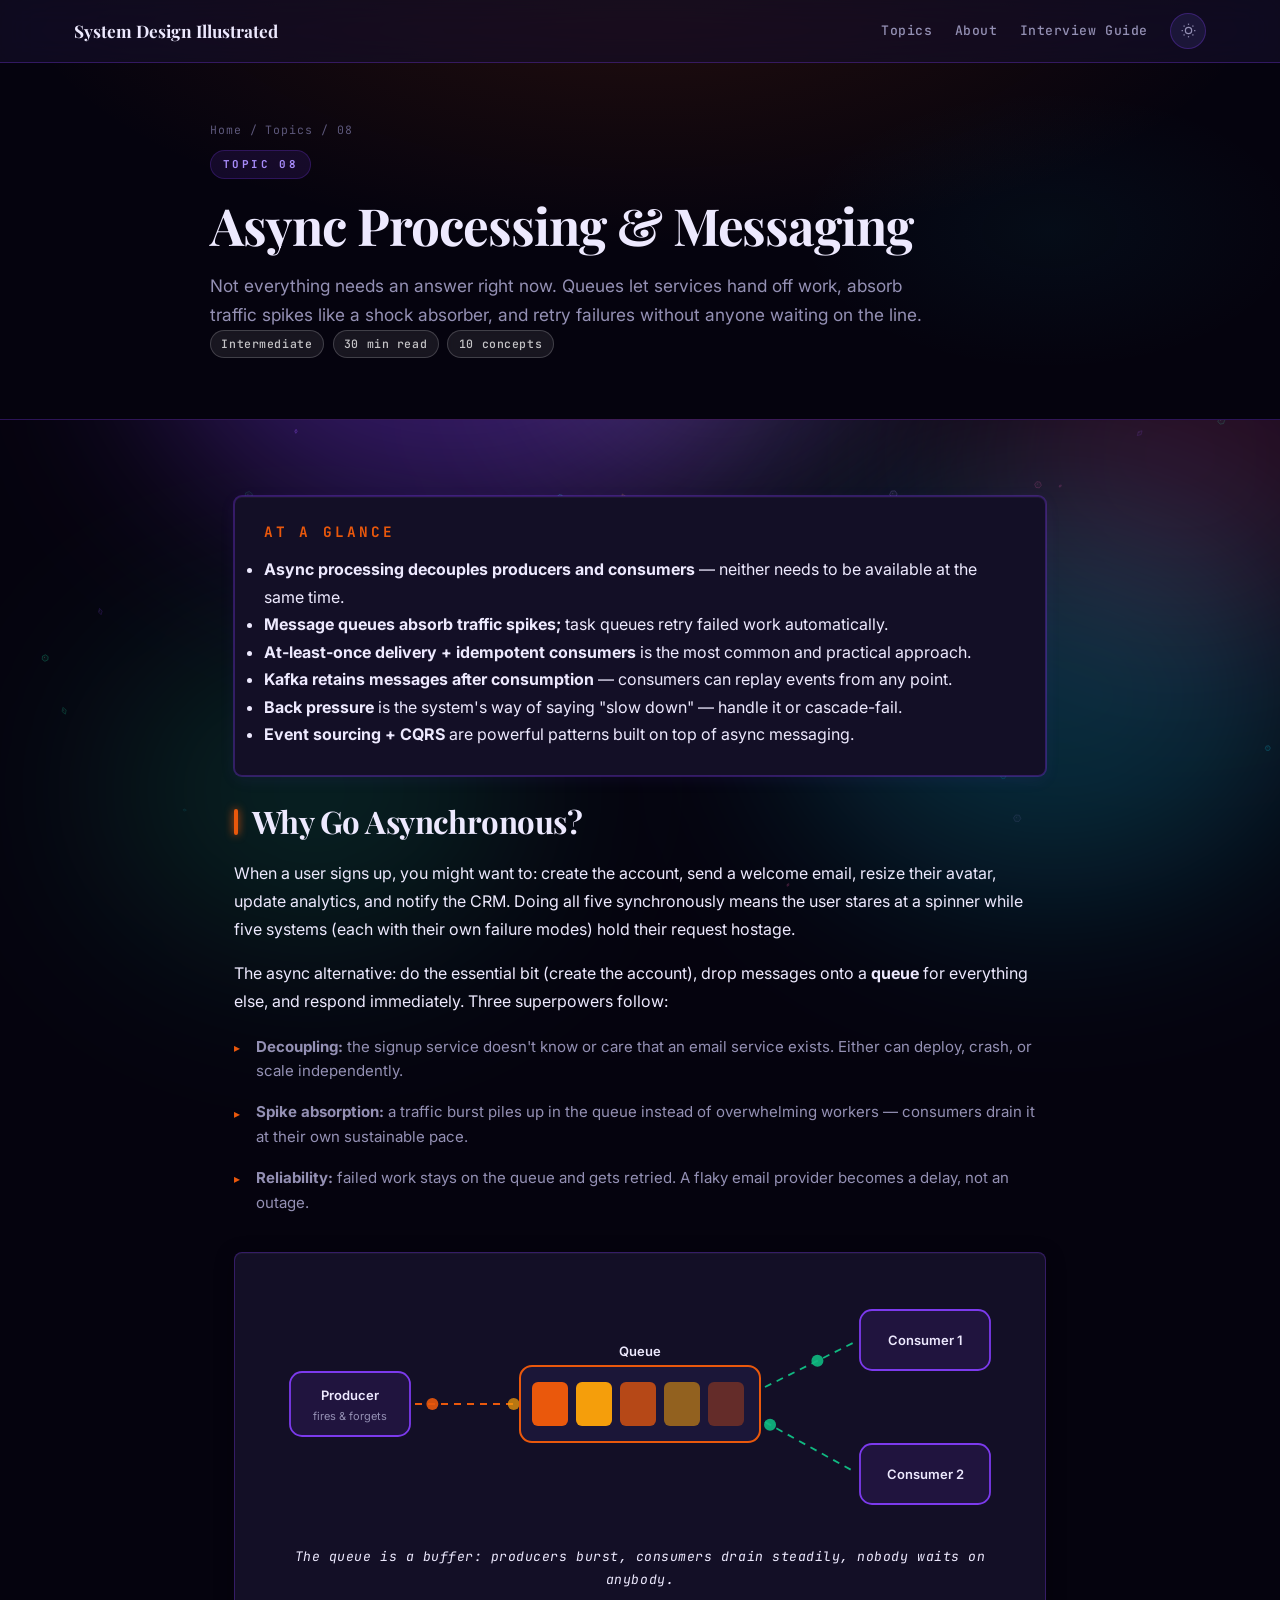
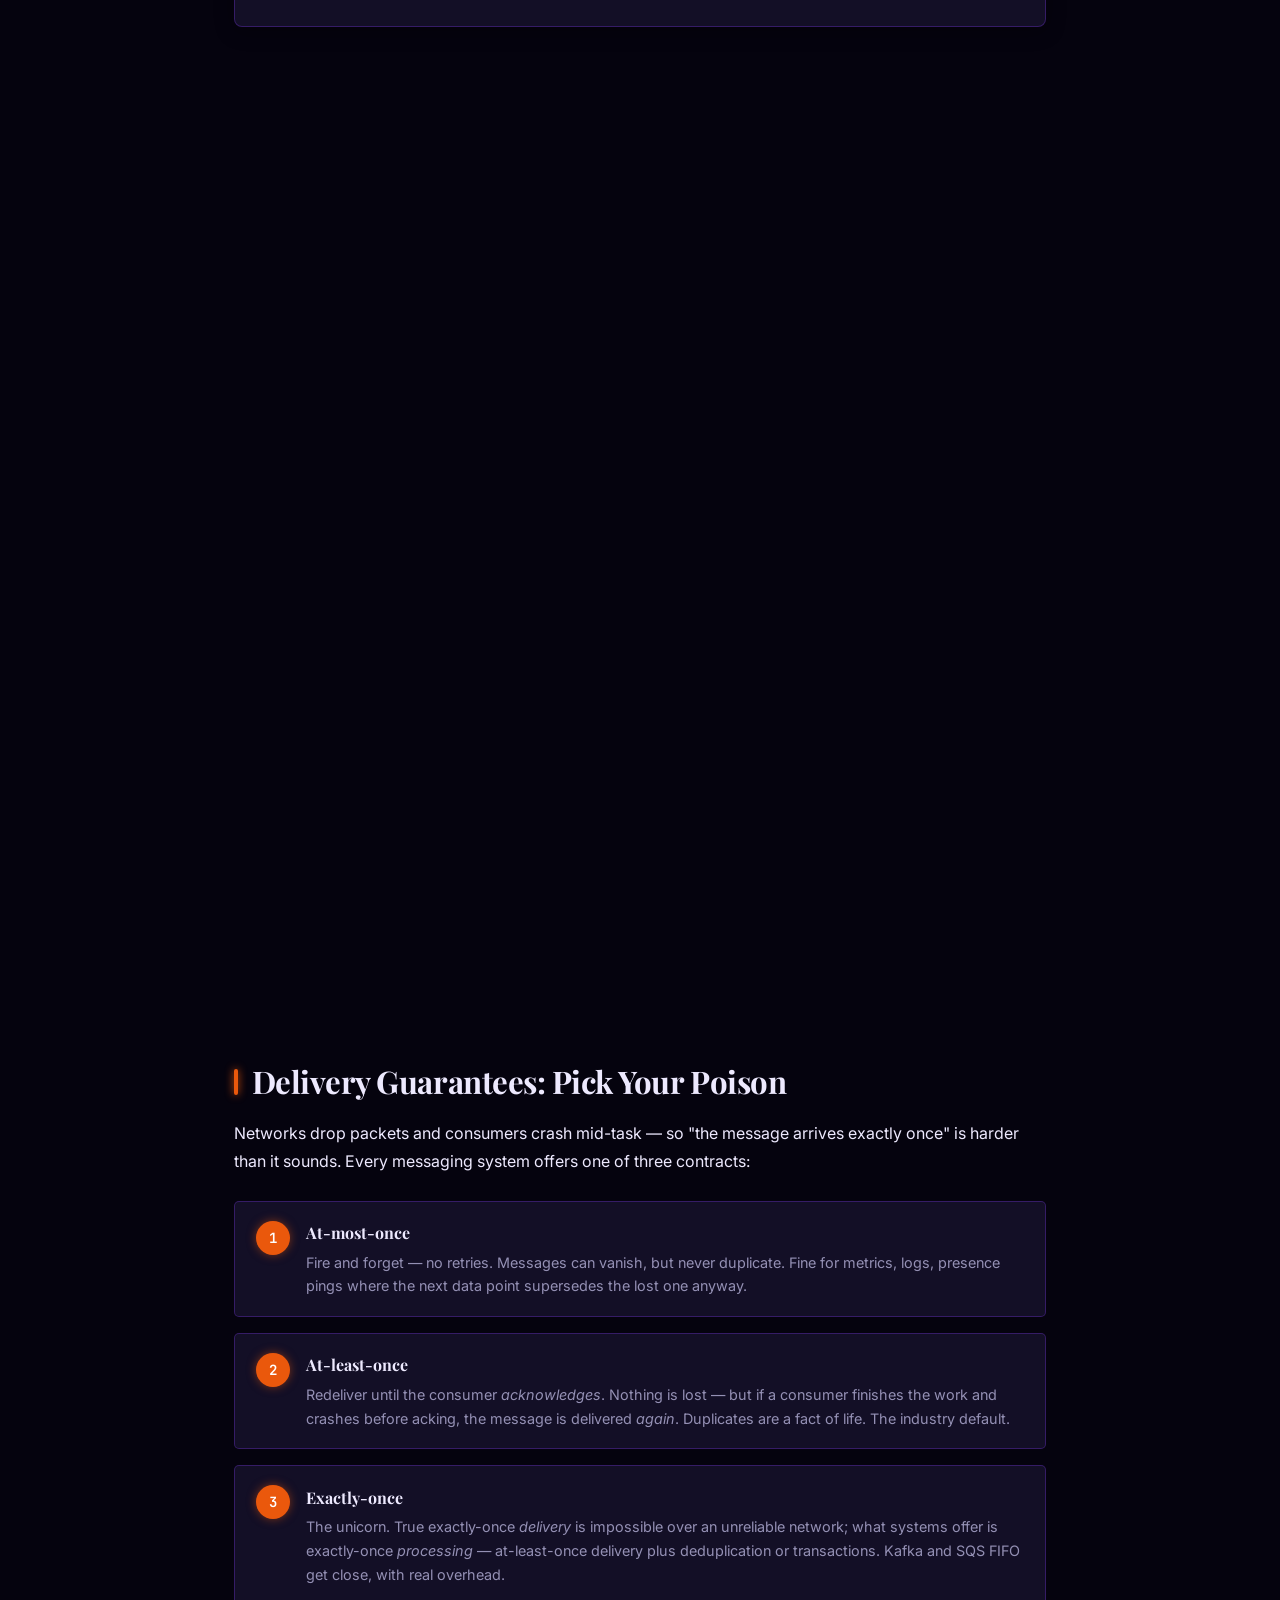
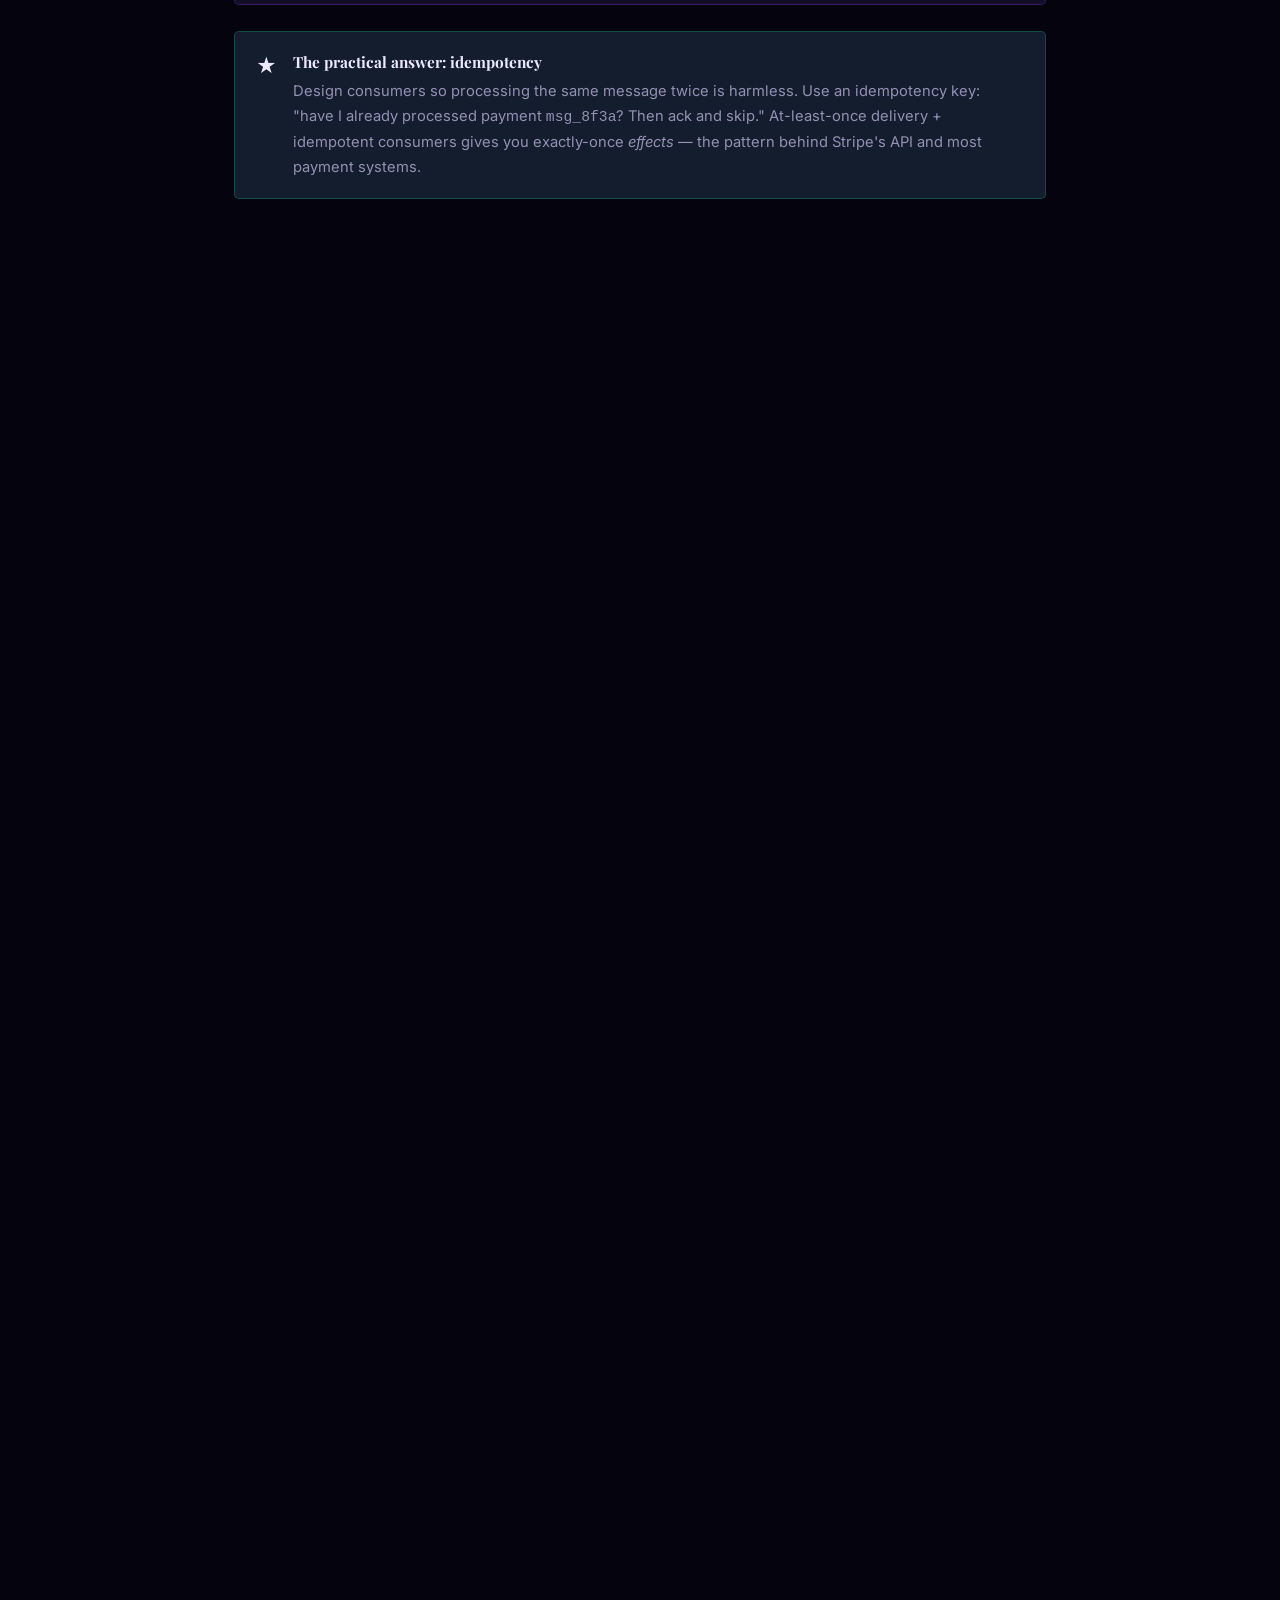
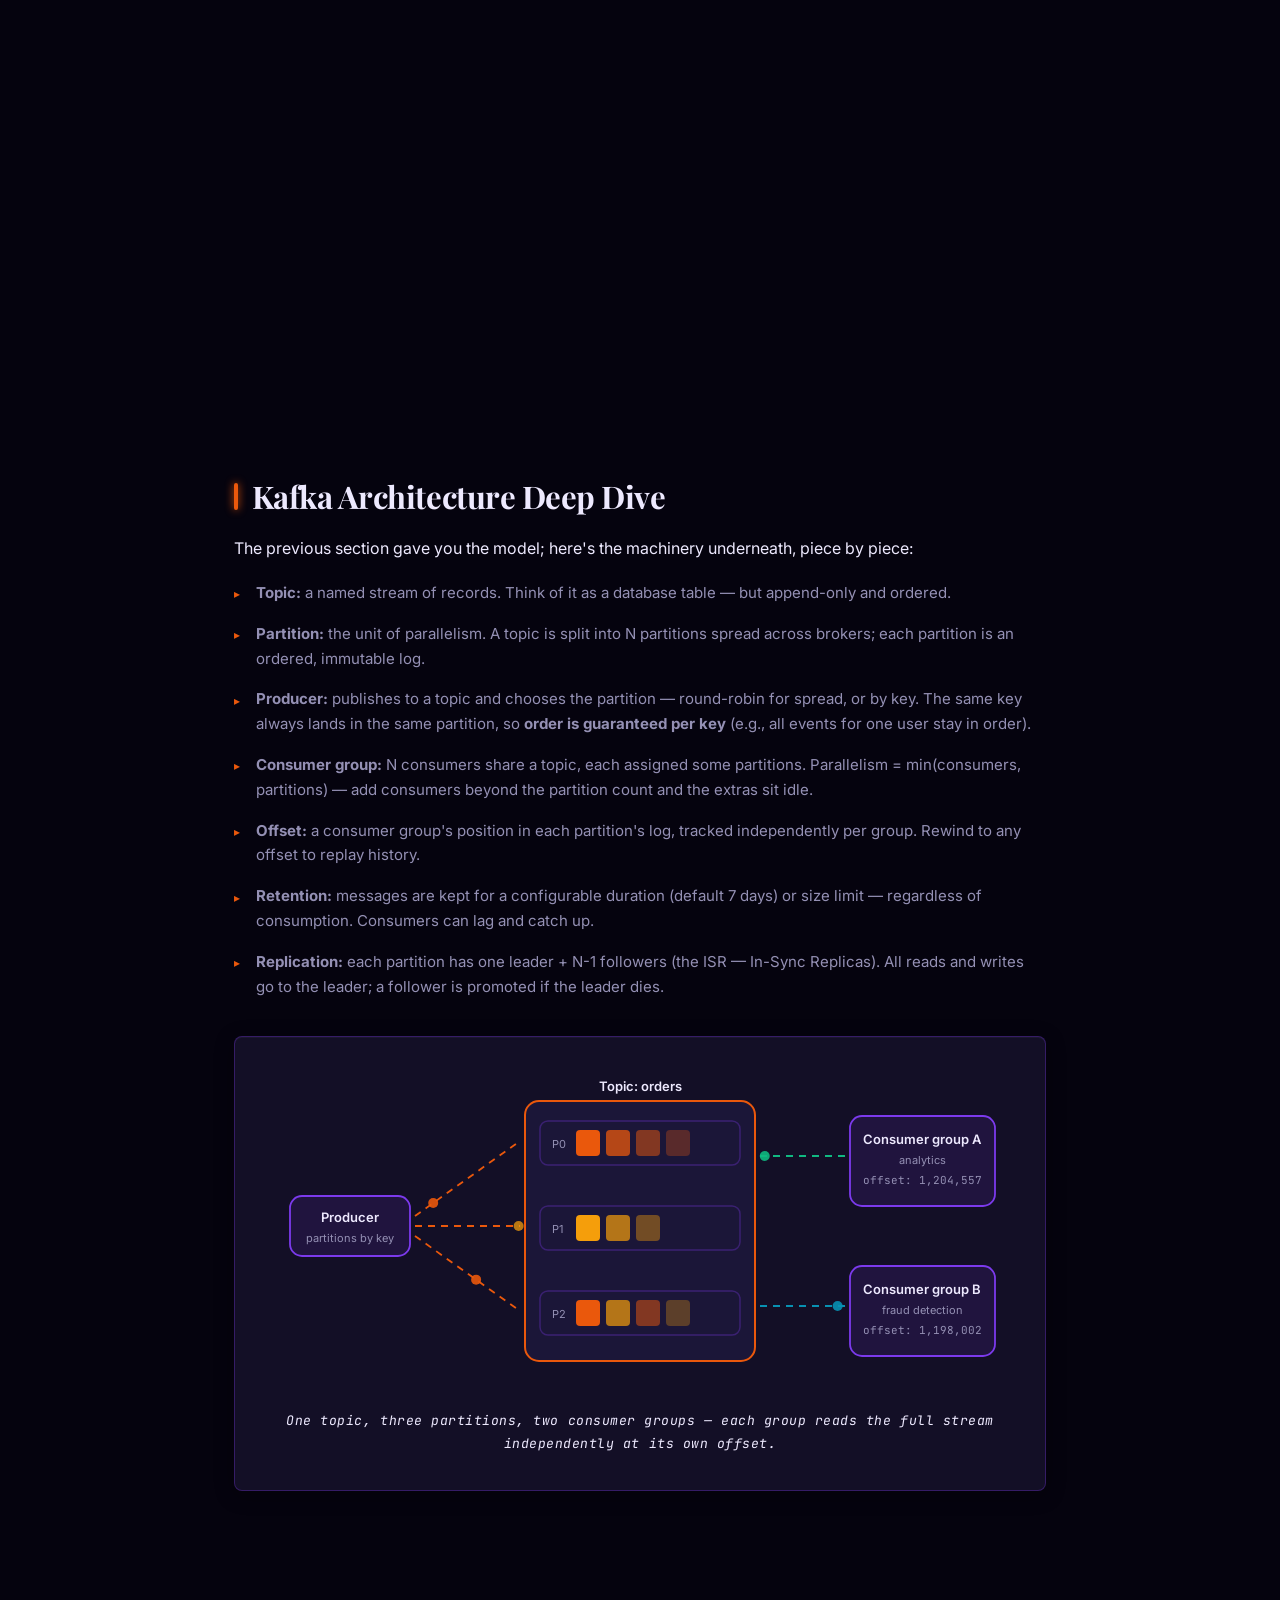
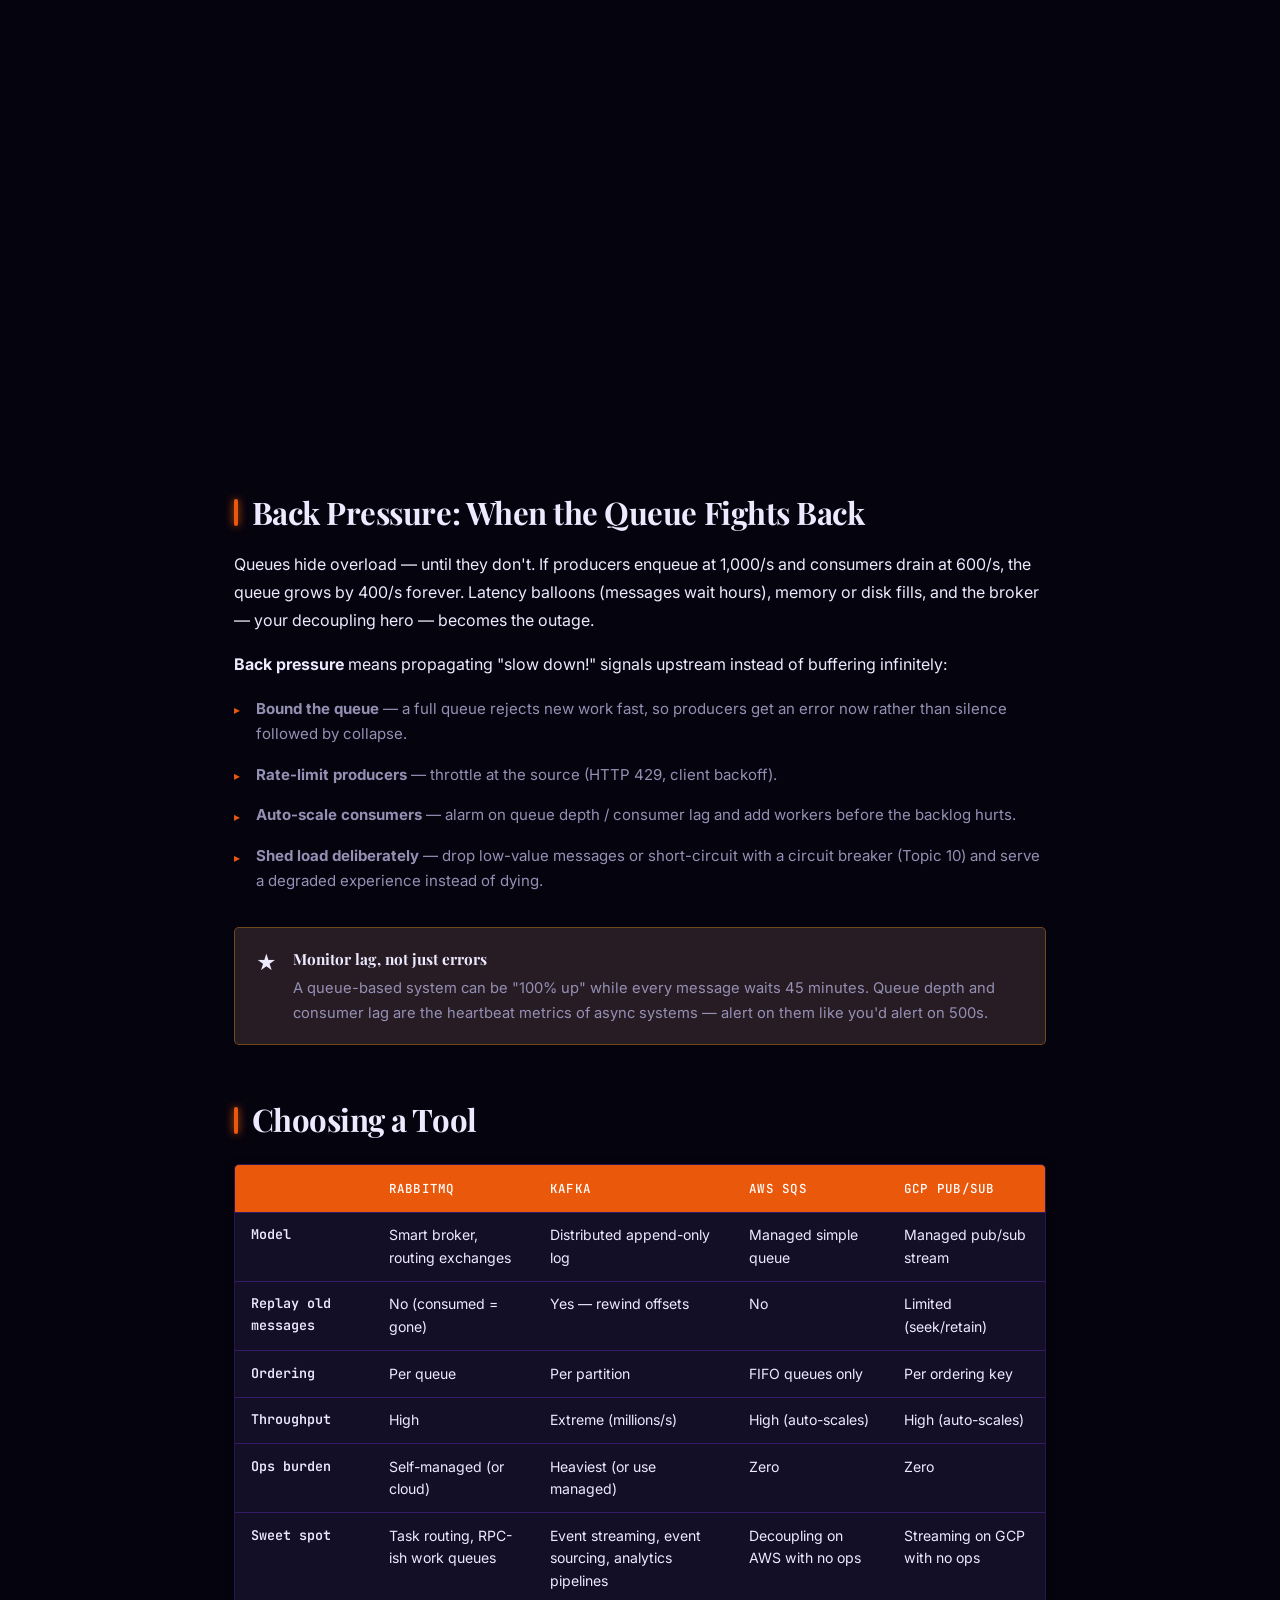
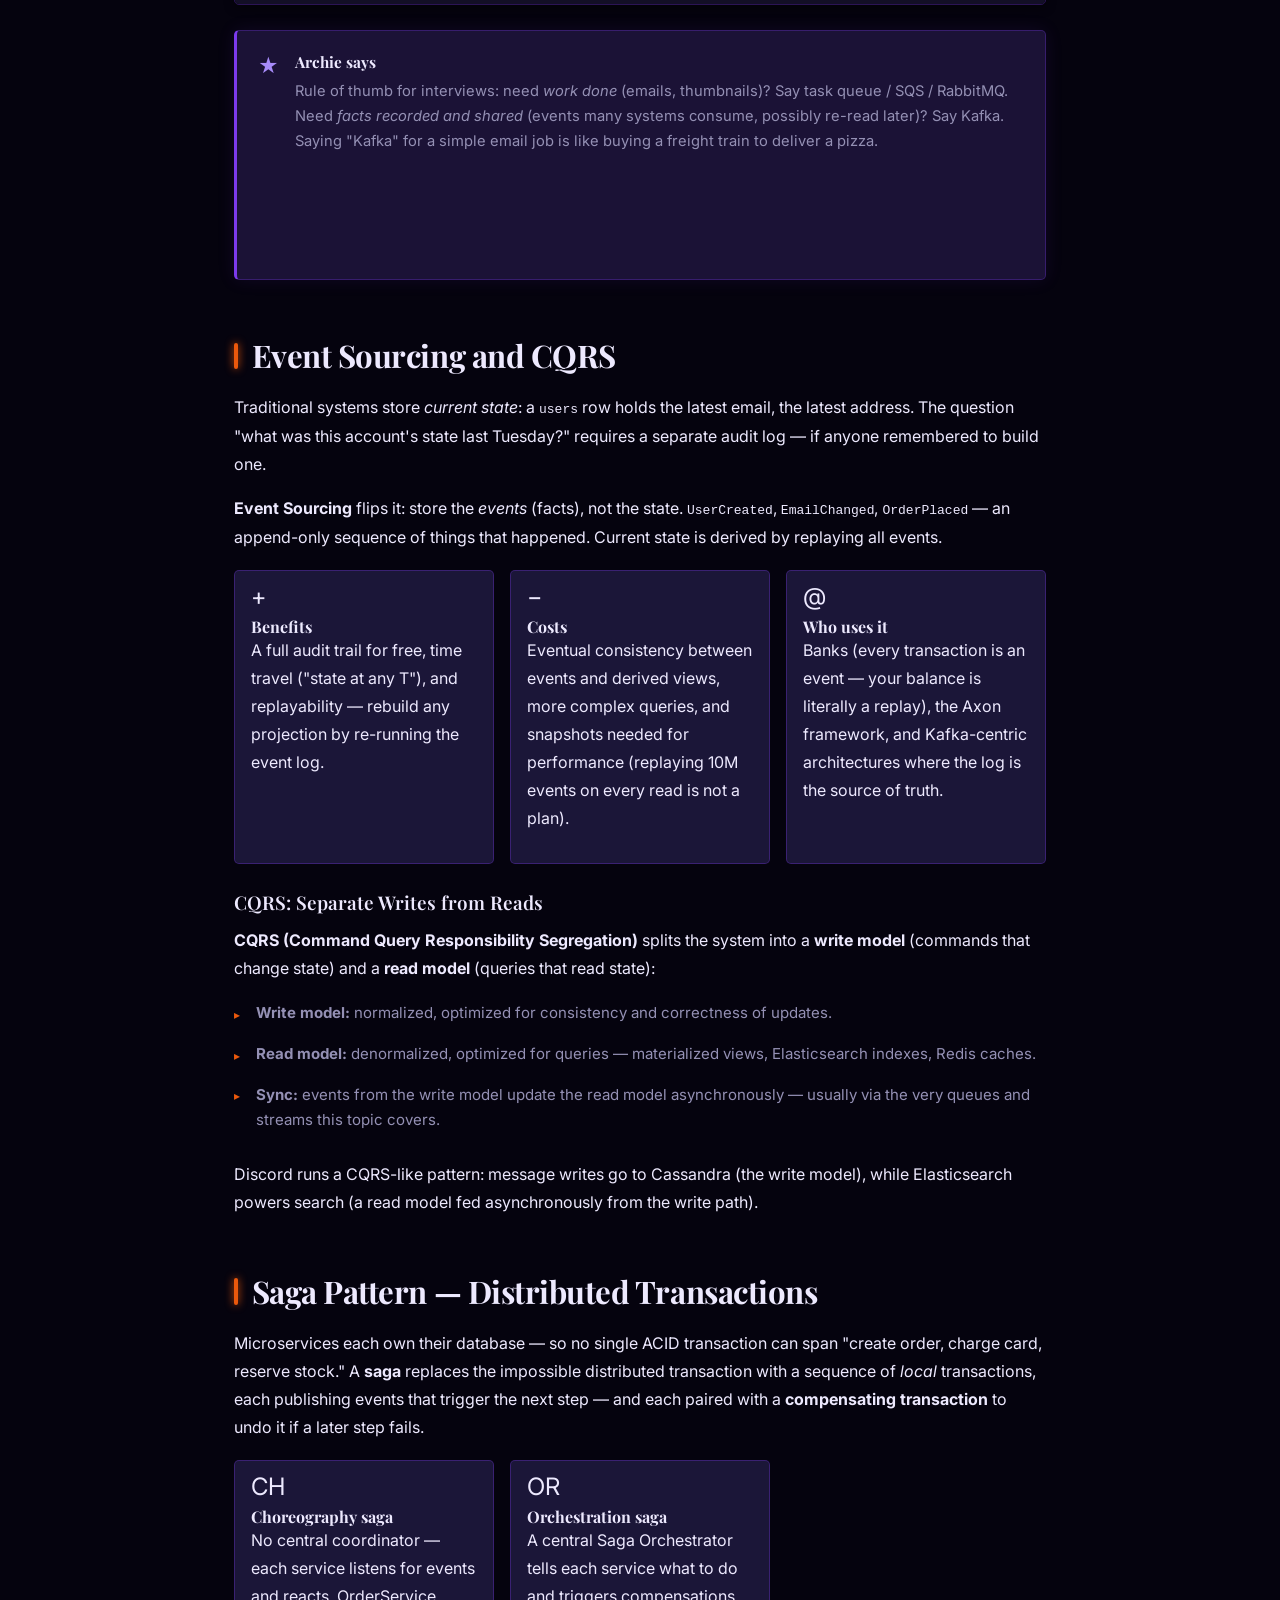
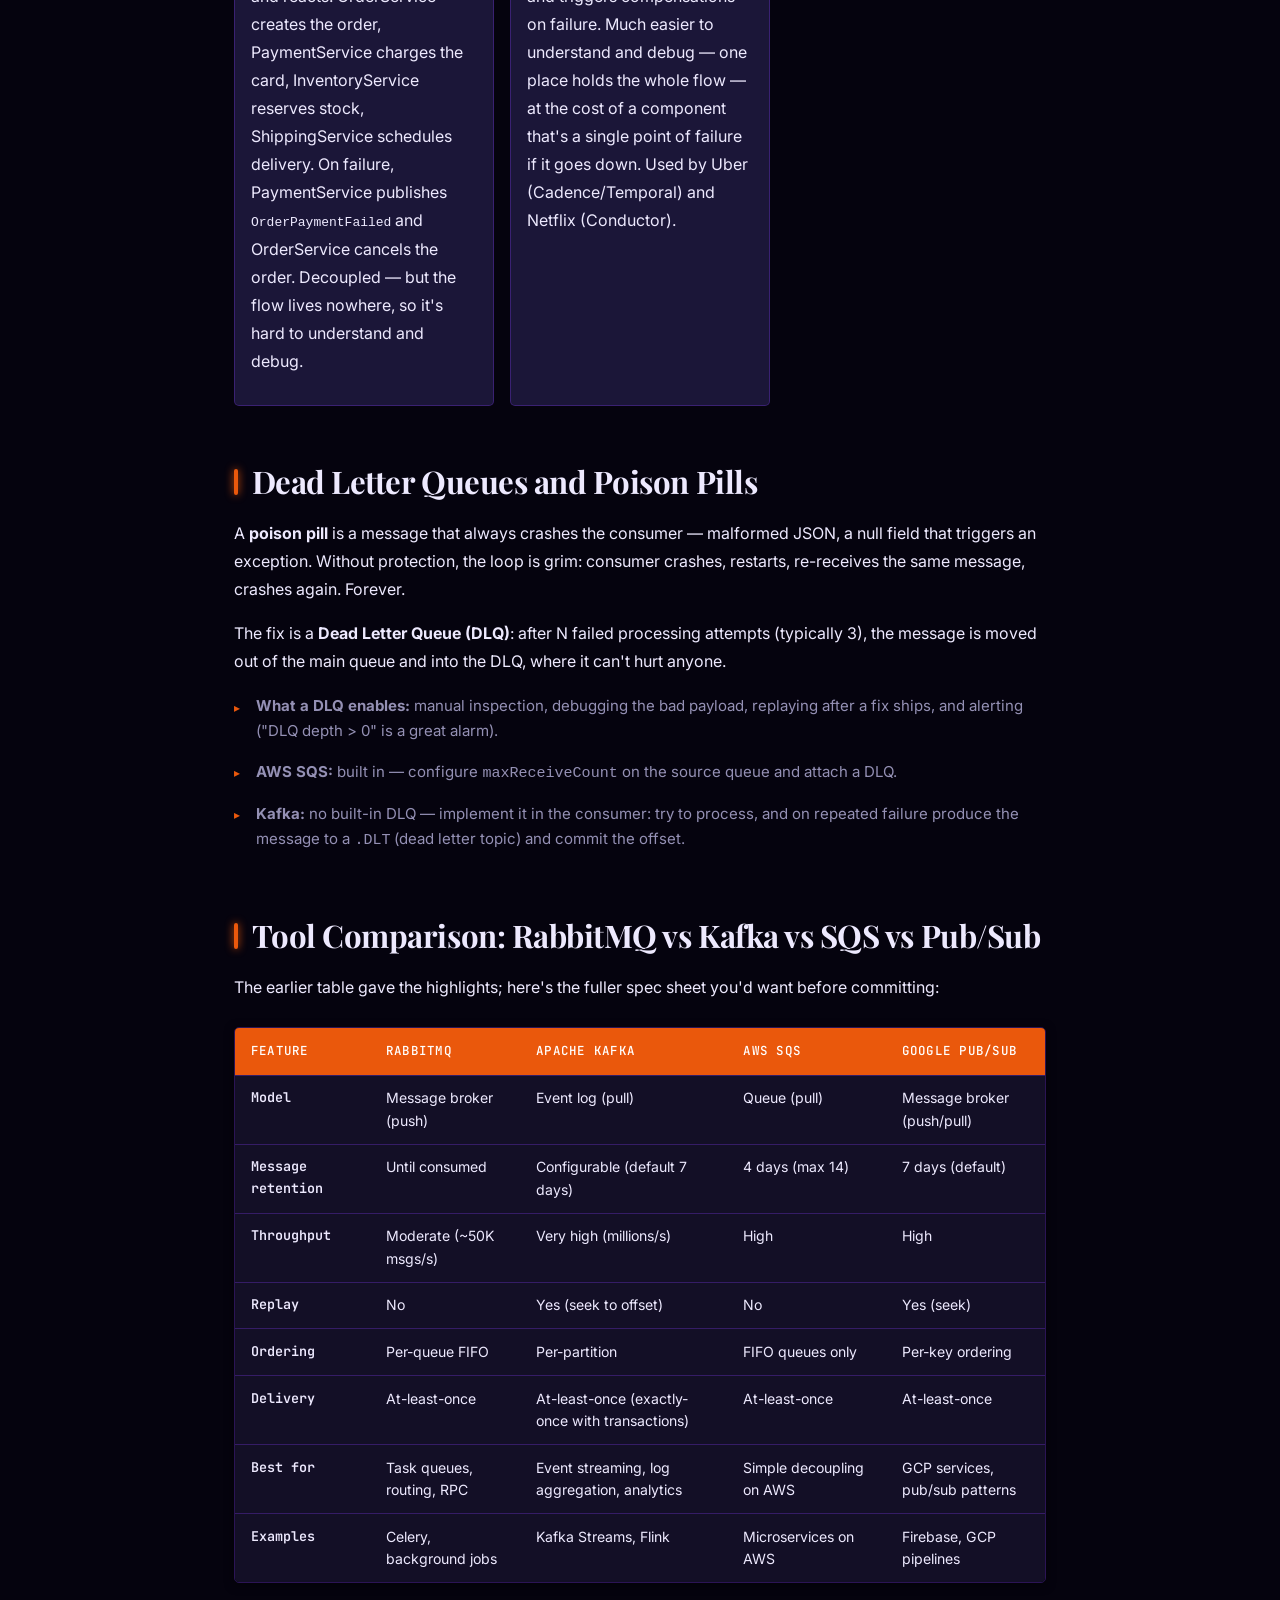
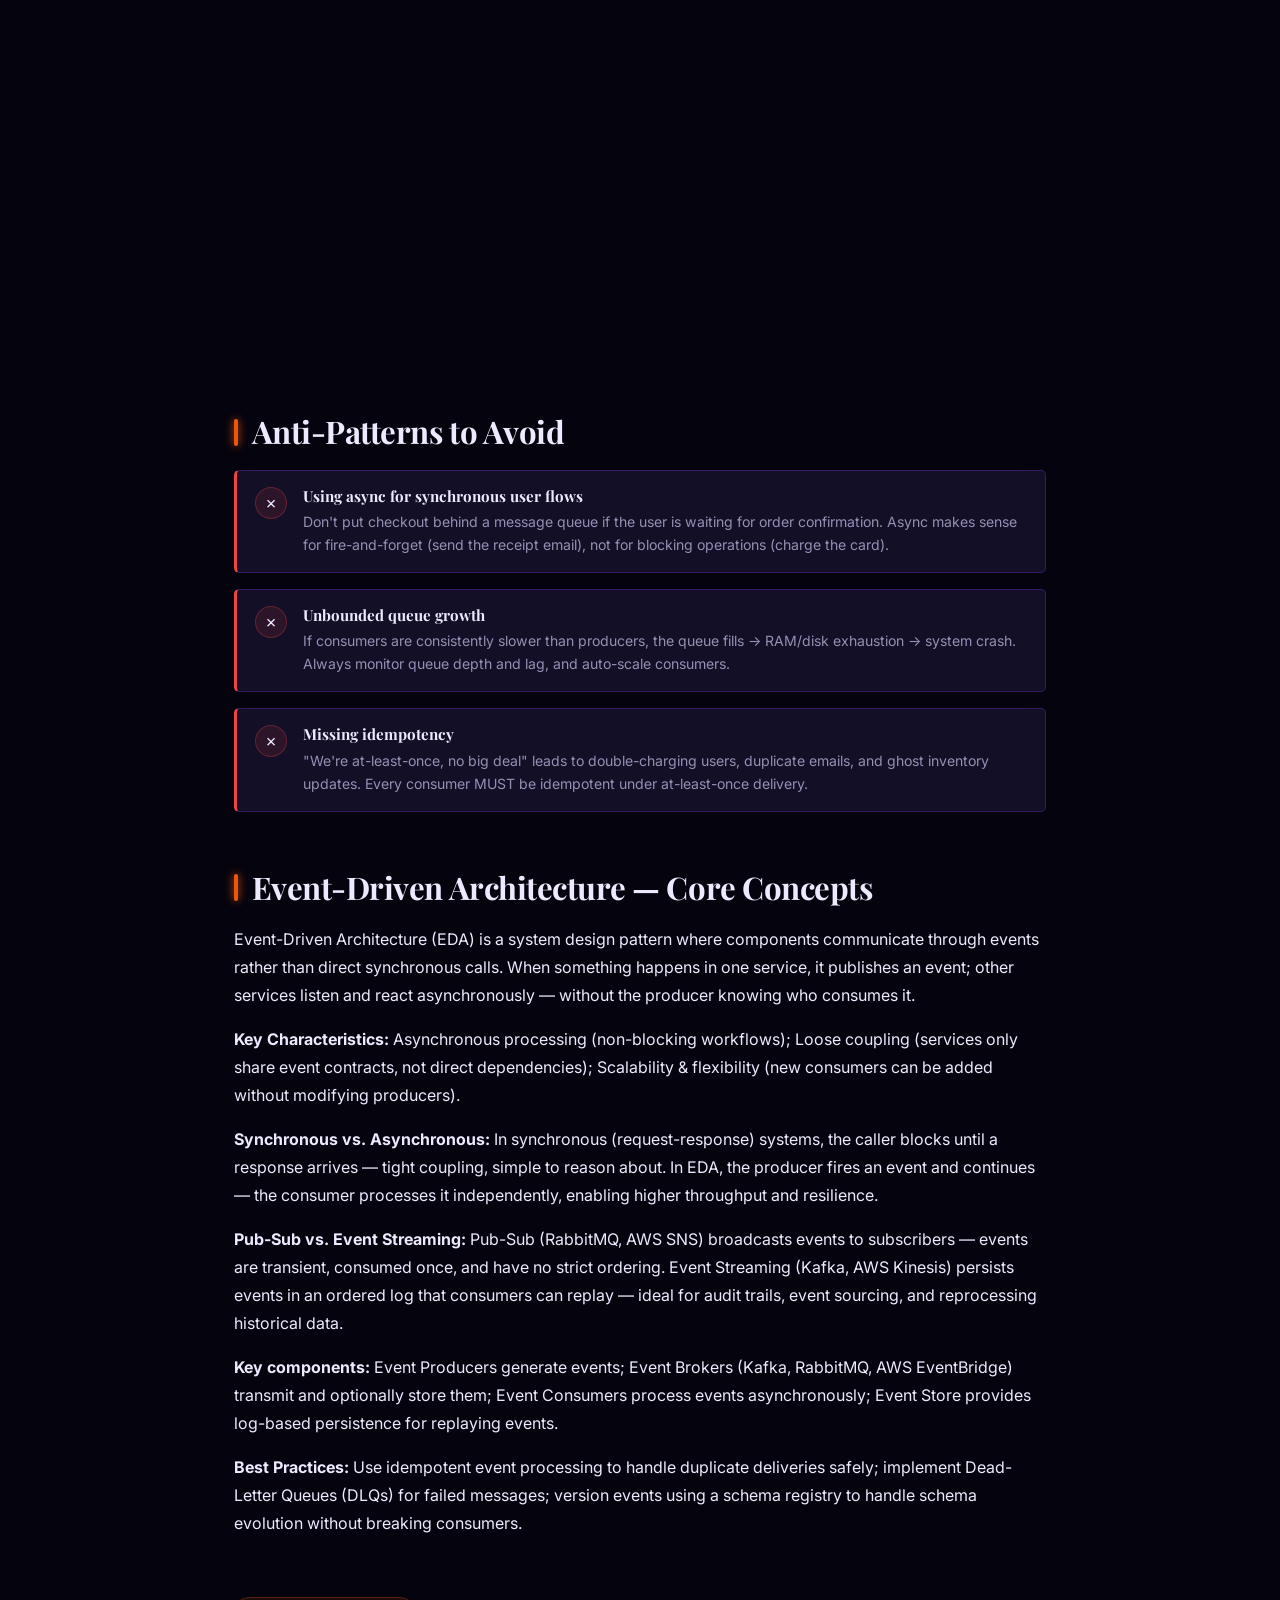
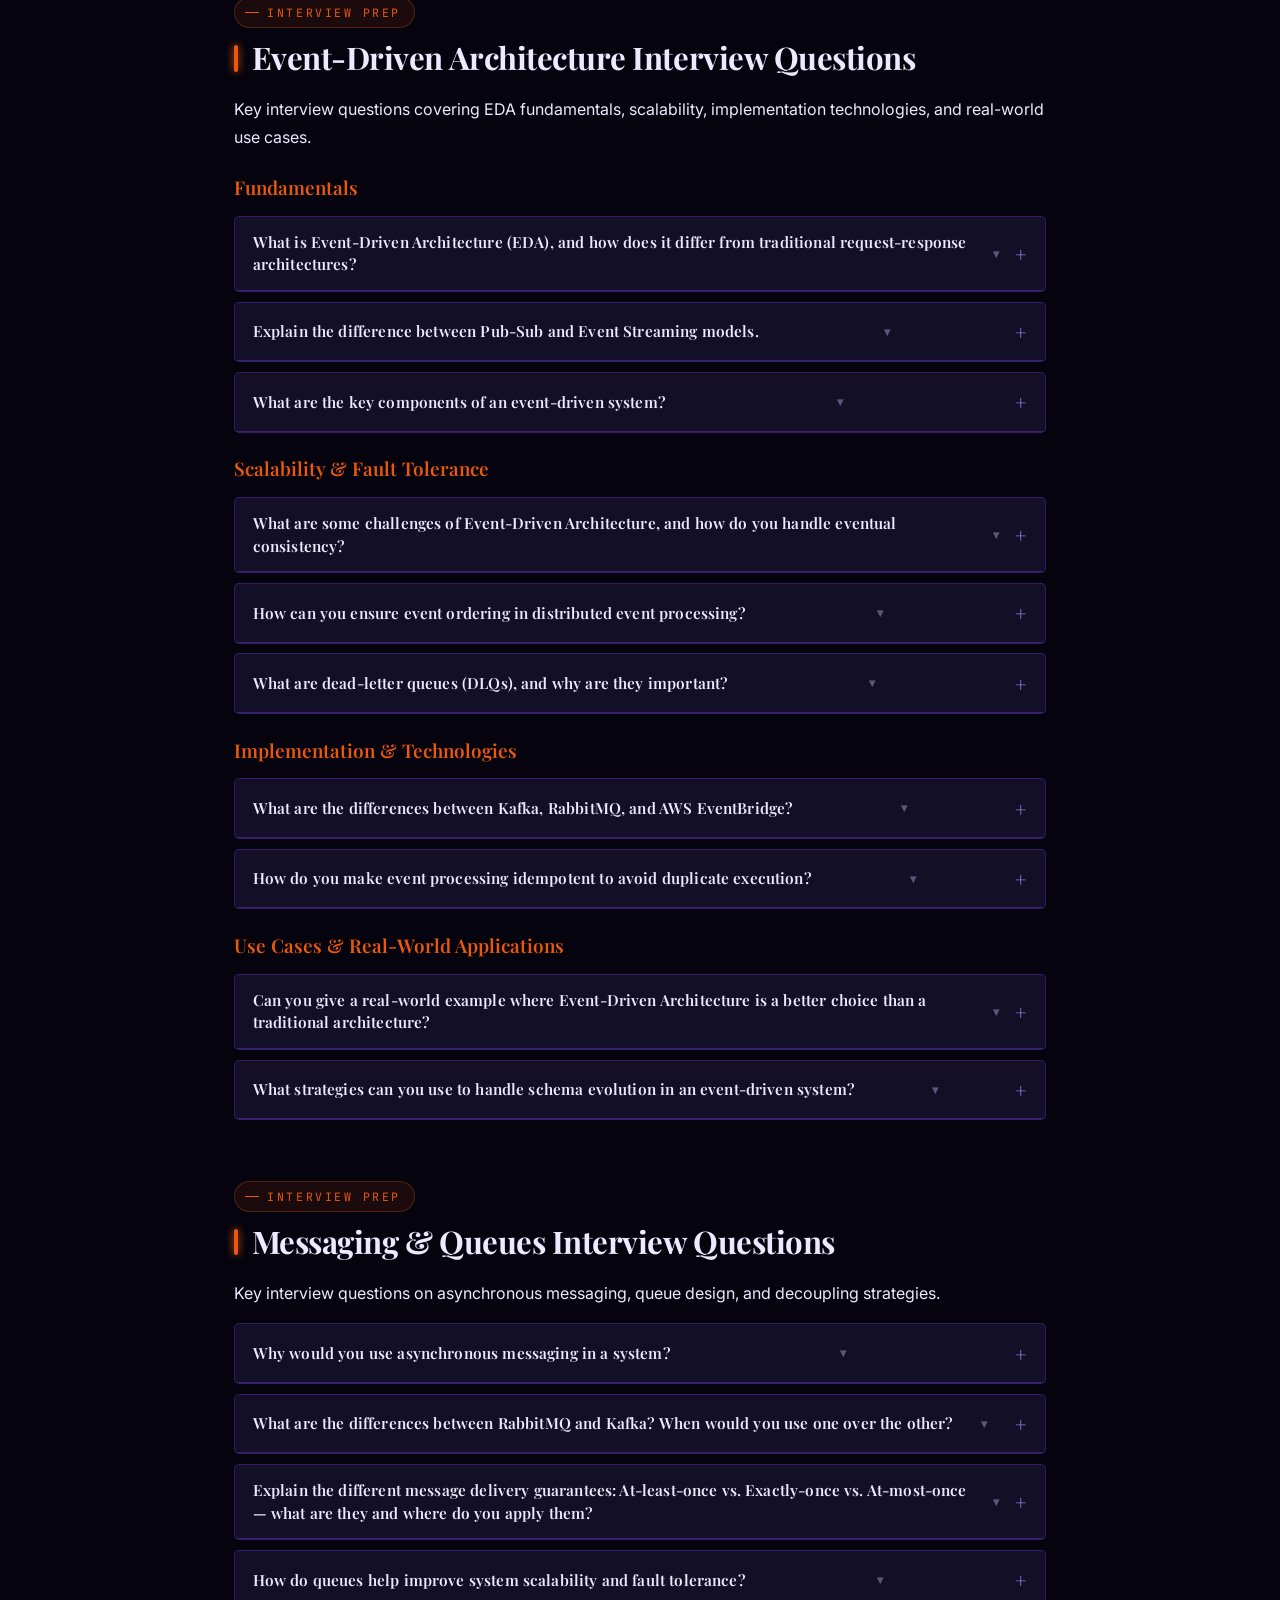
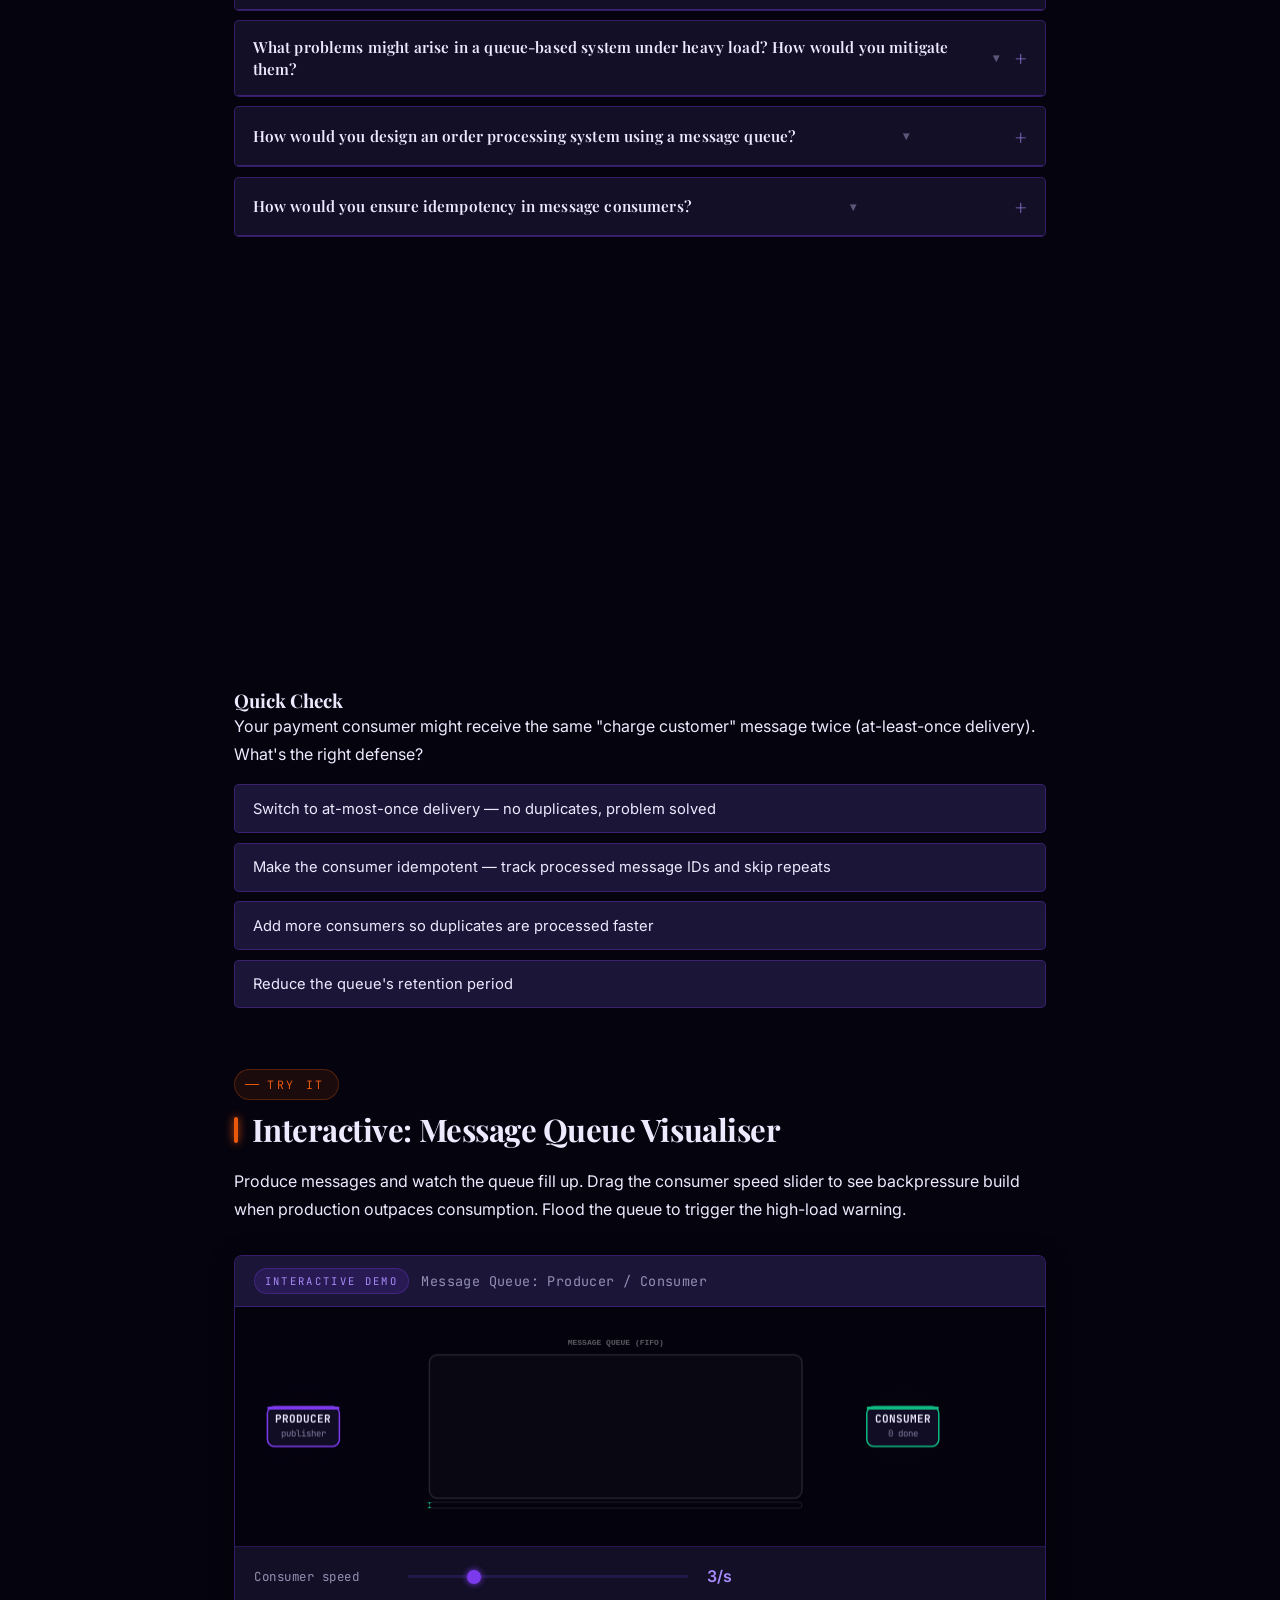
<file: topics/08-async-messaging.html>
<!DOCTYPE html>
<html lang="en">
<head>
<meta charset="UTF-8">
<meta name="viewport" content="width=device-width, initial-scale=1.0">
<title>Async Processing &amp; Messaging — System Design Illustrated</title>
<meta name="description" content="Message queues, delivery guarantees, Kafka's event streaming model, task queues, back pressure, and RabbitMQ vs Kafka vs SQS.">
<script>try{var t=localStorage.getItem('sdi-theme')||'dark';document.documentElement.setAttribute('data-theme',t)}catch(e){document.documentElement.setAttribute('data-theme','dark')}</script>
<link rel="stylesheet" href="../css/style.css">
</head>
<body data-topic="08" style="--topic-color:#EA580C">

<div class="reading-progress"></div>

<nav class="navbar">
 <div class="nav-inner">
 <a href="../index.html" class="logo"><span class="logo-text">System Design Illustrated</span></a>
 <div class="nav-links">
 <a href="../index.html#topics">Topics</a>
 <a href="../index.html#about">About</a>
 <a href="12-interview-guide.html">Interview Guide</a>
 <button class="theme-toggle" id="themeToggle" aria-label="Toggle dark mode">
 <svg class="icon-moon" width="15" height="15" viewBox="0 0 24 24" fill="none" stroke="currentColor" stroke-width="2"><path d="M21 12.79A9 9 0 1 1 11.21 3 7 7 0 0 0 21 12.79z"/></svg>
 <svg class="icon-sun" width="15" height="15" viewBox="0 0 24 24" fill="none" stroke="currentColor" stroke-width="2"><circle cx="12" cy="12" r="5"/><line x1="12" y1="1" x2="12" y2="3"/><line x1="12" y1="21" x2="12" y2="23"/><line x1="4.22" y1="4.22" x2="5.64" y2="5.64"/><line x1="18.36" y1="18.36" x2="19.78" y2="19.78"/><line x1="1" y1="12" x2="3" y2="12"/><line x1="21" y1="12" x2="23" y2="12"/><line x1="4.22" y1="19.78" x2="5.64" y2="18.36"/><line x1="18.36" y1="5.64" x2="19.78" y2="4.22"/></svg>
 </button>
 </div>
 </div>
</nav>

<header class="topic-header" style="--topic-color:#EA580C">
 <div class="topic-header-inner">
 <div class="breadcrumb"><a href="../index.html">Home</a> / Topics / 08</div>
 <div class="topic-num-big">TOPIC 08</div>
 <h1>Async Processing &amp; Messaging </h1>
 <p class="subtitle">Not everything needs an answer right now. Queues let services hand off work, absorb traffic spikes like a shock absorber, and retry failures without anyone waiting on the line.</p>
 <div class="topic-meta"><span class="tag">Intermediate</span><span class="tag"> 30 min read</span><span class="tag"> 10 concepts</span></div>
 </div>
</header>

<main class="topic-body">

 <div class="at-a-glance">
 <h3>At a Glance</h3>
 <ul>
 <li><strong>Async processing decouples producers and consumers</strong> — neither needs to be available at the same time.</li>
 <li><strong>Message queues absorb traffic spikes;</strong> task queues retry failed work automatically.</li>
 <li><strong>At-least-once delivery + idempotent consumers</strong> is the most common and practical approach.</li>
 <li><strong>Kafka retains messages after consumption</strong> — consumers can replay events from any point.</li>
 <li><strong>Back pressure</strong> is the system's way of saying "slow down" — handle it or cascade-fail.</li>
 <li><strong>Event sourcing + CQRS</strong> are powerful patterns built on top of async messaging.</li>
 </ul>
 </div>

 <section class="section-block reveal">
 <h2>Why Go Asynchronous?</h2>
 <p>When a user signs up, you might want to: create the account, send a welcome email, resize their avatar, update analytics, and notify the CRM. Doing all five synchronously means the user stares at a spinner while five systems (each with their own failure modes) hold their request hostage.</p>
 <p>The async alternative: do the essential bit (create the account), drop messages onto a <strong>queue</strong> for everything else, and respond immediately. Three superpowers follow:</p>
 <ul class="key-points">
 <li><strong>Decoupling:</strong> the signup service doesn't know or care that an email service exists. Either can deploy, crash, or scale independently.</li>
 <li><strong>Spike absorption:</strong> a traffic burst piles up in the queue instead of overwhelming workers — consumers drain it at their own sustainable pace.</li>
 <li><strong>Reliability:</strong> failed work stays on the queue and gets retried. A flaky email provider becomes a delay, not an outage.</li>
 </ul>

 <div class="diagram-box">
 <svg viewBox="0 0 740 250" role="img" aria-label="A producer pushes messages into a queue which fills up, while two consumers pull messages out and drain it">
 <!-- producer -->
 <rect x="20" y="90" width="120" height="64" rx="12" class="svg-box-p"/>
 <text x="80" y="118" text-anchor="middle" class="svg-label">Producer</text>
 <text x="80" y="138" text-anchor="middle" class="svg-soft">fires &amp; forgets</text>
 <!-- arrows in -->
 <line x1="145" y1="122" x2="245" y2="122" class="svg-line svg-dash" style="stroke:#EA580C"/>
 <circle cx="160" cy="122" r="6" class="pkt pkt-1" style="fill:#EA580C"/>
 <circle cx="160" cy="122" r="6" class="pkt pkt-1" style="fill:#F59E0B;animation-delay:1.2s"/>
 <!-- queue -->
 <rect x="250" y="84" width="240" height="76" rx="12" class="svg-box" style="stroke:#EA580C;stroke-width:2"/>
 <text x="370" y="74" text-anchor="middle" class="svg-label"> Queue</text>
 <!-- messages inside queue, blinking to suggest fill/drain -->
 <rect x="262" y="100" width="36" height="44" rx="6" style="fill:#EA580C" class="blink-slow"/>
 <rect x="306" y="100" width="36" height="44" rx="6" style="fill:#F59E0B" class="blink-slow"/>
 <rect x="350" y="100" width="36" height="44" rx="6" style="fill:#EA580C;opacity:.75" class="blink-slow"/>
 <rect x="394" y="100" width="36" height="44" rx="6" style="fill:#F59E0B;opacity:.55" class="blink-slow"/>
 <rect x="438" y="100" width="36" height="44" rx="6" style="fill:#EA580C;opacity:.35" class="blink-slow"/>
 <!-- arrows out -->
 <line x1="495" y1="105" x2="585" y2="60" class="svg-line svg-dash" style="stroke:#10B981"/>
 <line x1="495" y1="140" x2="585" y2="190" class="svg-line svg-dash" style="stroke:#10B981"/>
 <circle cx="510" cy="98" r="6" class="pkt pkt-1" style="fill:#10B981;animation-delay:.5s"/>
 <circle cx="510" cy="146" r="6" class="pkt pkt-1" style="fill:#10B981;animation-delay:1.7s"/>
 <!-- consumers -->
 <rect x="590" y="28" width="130" height="60" rx="12" class="svg-box-p"/>
 <text x="655" y="63" text-anchor="middle" class="svg-label">Consumer 1</text>
 <rect x="590" y="162" width="130" height="60" rx="12" class="svg-box-p"/>
 <text x="655" y="197" text-anchor="middle" class="svg-label">Consumer 2</text>
 </svg>
 <p class="diagram-caption">The queue is a buffer: producers burst, consumers drain steadily, nobody waits on anybody.</p>
 </div>
 </section>

 <section class="section-block reveal">
 <h2>Why Async? The Core Insight</h2>
 <p>Strip away the tooling and the idea is simple. A <strong>synchronous call</strong> means the caller waits for the callee to finish — if the callee is slow, the caller is slow; if the callee is down, the caller fails. An <strong>asynchronous call</strong> means the caller puts work in a queue and moves on; the callee processes it at its own pace, whenever it can.</p>
 <p>That one change buys you three distinct kinds of decoupling:</p>
 <div class="cards-grid">
 <div class="mini-card"><span class="mc-icon">T</span><h4>Temporal decoupling</h4><p>Producer and consumer don't need to be up at the same moment. The email service can be mid-deploy while signups keep flowing — the messages simply wait.</p></div>
 <div class="mini-card"><span class="mc-icon">R</span><h4>Rate decoupling</h4><p>The producer can spike to 10,000 msgs/sec for a minute while the consumer steadily drains 1,000/sec. The queue absorbs the difference, and the consumer catches up later.</p></div>
 <div class="mini-card"><span class="mc-icon">F</span><h4>Failure decoupling</h4><p>If a consumer crashes mid-task, the unacked message stays on the queue and is retried when it restarts. The producer never even knows there was a problem.</p></div>
 </div>

 <div class="diagram-box">
 <svg viewBox="0 0 740 300" role="img" aria-label="Synchronous flow shows the user waiting 3 seconds while email sends; asynchronous flow returns instantly and the email sends in the background">
 <!-- SYNC lane -->
 <text x="20" y="30" class="svg-label" style="font-weight:700">Synchronous</text>
 <rect x="20" y="45" width="110" height="50" rx="10" class="svg-box-p"/>
 <text x="75" y="75" text-anchor="middle" class="svg-label">User</text>
 <g class="seq seq-1">
 <line x1="135" y1="70" x2="280" y2="70" class="svg-line svg-dash" style="stroke:#EA580C"/>
 <circle cx="160" cy="70" r="6" class="pkt pkt-1" style="fill:#EA580C"/>
 </g>
 <rect x="285" y="45" width="130" height="50" rx="10" class="svg-box"/>
 <text x="350" y="68" text-anchor="middle" class="svg-label">API server</text>
 <text x="350" y="86" text-anchor="middle" class="svg-soft">blocks the request</text>
 <g class="seq seq-2">
 <line x1="420" y1="70" x2="560" y2="70" class="svg-line svg-dash" style="stroke:#DC2626"/>
 </g>
 <rect x="565" y="45" width="150" height="50" rx="10" class="svg-box"/>
 <text x="640" y="68" text-anchor="middle" class="svg-label">Email provider</text>
 <text x="640" y="86" text-anchor="middle" class="svg-soft">takes 3 seconds</text>
 <g class="seq seq-3">
 <text x="350" y="125" text-anchor="middle" class="svg-mono" style="fill:#DC2626">user stares at a spinner for 3s — or sees an error</text>
 </g>
 <!-- divider -->
 <line x1="20" y1="148" x2="720" y2="148" class="svg-line" style="stroke:var(--border)"/>
 <!-- ASYNC lane -->
 <text x="20" y="175" class="svg-label" style="font-weight:700">Asynchronous</text>
 <rect x="20" y="190" width="110" height="50" rx="10" class="svg-box-p"/>
 <text x="75" y="220" text-anchor="middle" class="svg-label">User</text>
 <g class="seq seq-1">
 <line x1="135" y1="215" x2="280" y2="215" class="svg-line svg-dash" style="stroke:#10B981"/>
 <circle cx="160" cy="215" r="6" class="pkt pkt-1" style="fill:#10B981"/>
 </g>
 <rect x="285" y="190" width="130" height="50" rx="10" class="svg-box"/>
 <text x="350" y="213" text-anchor="middle" class="svg-label">API server</text>
 <text x="350" y="231" text-anchor="middle" class="svg-soft">responds in ~20 ms</text>
 <g class="seq seq-2">
 <line x1="420" y1="215" x2="500" y2="215" class="svg-line svg-dash" style="stroke:#EA580C"/>
 <circle cx="440" cy="215" r="6" class="pkt pkt-2" style="fill:#EA580C"/>
 </g>
 <rect x="505" y="190" width="80" height="50" rx="10" class="svg-box" style="stroke:#EA580C;stroke-width:2"/>
 <text x="545" y="220" text-anchor="middle" class="svg-label">Queue</text>
 <g class="seq seq-4">
 <line x1="590" y1="215" x2="640" y2="215" class="svg-line svg-dash" style="stroke:#10B981"/>
 </g>
 <rect x="645" y="190" width="80" height="50" rx="10" class="svg-box-p"/>
 <text x="685" y="213" text-anchor="middle" class="svg-label">Worker</text>
 <text x="685" y="231" text-anchor="middle" class="svg-soft">sends email</text>
 <g class="seq seq-3">
 <text x="350" y="272" text-anchor="middle" class="svg-mono" style="fill:#059669">user gets an instant response; email sends in the background</text>
 </g>
 </svg>
 <p class="diagram-caption">Same work, different experience: async returns immediately and lets the slow part happen off the critical path.</p>
 </div>
 </section>

 <section class="section-block reveal">
 <h2>Delivery Guarantees: Pick Your Poison</h2>
 <p>Networks drop packets and consumers crash mid-task — so "the message arrives exactly once" is harder than it sounds. Every messaging system offers one of three contracts:</p>
 <div class="steps">
 <div class="step-item"><div class="step-num">1</div><div><strong>At-most-once</strong><p>Fire and forget — no retries. Messages can vanish, but never duplicate. Fine for metrics, logs, presence pings where the next data point supersedes the lost one anyway.</p></div></div>
 <div class="step-item"><div class="step-num">2</div><div><strong>At-least-once</strong><p>Redeliver until the consumer <em>acknowledges</em>. Nothing is lost — but if a consumer finishes the work and crashes before acking, the message is delivered <em>again</em>. Duplicates are a fact of life. The industry default.</p></div></div>
 <div class="step-item"><div class="step-num">3</div><div><strong>Exactly-once</strong><p>The unicorn. True exactly-once <em>delivery</em> is impossible over an unreliable network; what systems offer is exactly-once <em>processing</em> — at-least-once delivery plus deduplication or transactions. Kafka and SQS FIFO get close, with real overhead.</p></div></div>
 </div>

 <div class="callout tip">
 <span class="co-icon">&#9733;</span>
 <div><strong>The practical answer: idempotency</strong>
 <p>Design consumers so processing the same message twice is harmless. Use an idempotency key: "have I already processed payment <code>msg_8f3a</code>? Then ack and skip." At-least-once delivery + idempotent consumers gives you exactly-once <em>effects</em> — the pattern behind Stripe's API and most payment systems.</p></div>
 </div>
 </section>

 <section class="section-block reveal">
 <h2>Message Delivery Guarantees — Deep Dive</h2>
 <p>Knowing the three contracts is table stakes; knowing how to <em>implement</em> them is what interviews probe. Here's the practical playbook for each:</p>
 <ul class="key-points">
 <li><strong>At-most-once:</strong> fire and forget — no retries, no acks. Fast and simple. OK for: metrics, logs, cache-invalidation hints — anything where losing a message is cheaper than handling a duplicate.</li>
 <li><strong>At-least-once:</strong> the producer retries until an ack is received, so the consumer may see duplicates. The fix is on the consumer side: make processing <strong>idempotent</strong> — the same message processed twice produces the same result. This is the most practical guarantee, and the industry default.</li>
 <li><strong>Exactly-once:</strong> the hardest. Requires producer deduplication + consumer idempotency + transactional commit, all together. Kafka's Transactions API does this — at real overhead. Reach for it only when truly needed (financial ledgers, stream aggregations that must not double-count).</li>
 </ul>
 <div class="callout info">
 <span class="co-icon">&#9733;</span>
 <div><strong>Idempotency in one sentence</strong>
 <p>Before doing the work, ask "did I already process <code>payment_id=abc123</code>?" A payment service checks its processed-IDs table (or <code>SETNX</code> in Redis) before charging — the second delivery of the same message becomes a no-op instead of a double charge.</p></div>
 </div>

 <h3>The Outbox Pattern: Killing the Dual-Write Problem</h3>
 <p>A classic bug: your service writes an order to the database, then publishes an <code>OrderCreated</code> event to the queue. If it crashes between the two, the DB and the queue disagree forever. The <strong>transactional outbox</strong> pattern eliminates this:</p>
 <div class="steps">
 <div class="step-item"><div class="step-num">1</div><div><strong>Write atomically</strong><p>In one DB transaction, write the order row <em>and</em> a row in an <code>outbox</code> table describing the event. Either both commit or neither does.</p></div></div>
 <div class="step-item"><div class="step-num">2</div><div><strong>Poll and publish</strong><p>A separate poller (or CDC tool like Debezium) reads unpublished outbox rows and publishes them to the queue.</p></div></div>
 <div class="step-item"><div class="step-num">3</div><div><strong>Mark published</strong><p>After the broker acks, mark the outbox row as published. A crash between publish and mark just means a duplicate publish — which your idempotent consumers already handle.</p></div></div>
 </div>
 <p>The guarantee: <strong>the message is published if and only if the transaction committed.</strong> No more dual-write inconsistency.</p>
 </section>

 <section class="section-block reveal">
 <h2>Event Streaming: The Kafka Model</h2>
 <p>A queue deletes a message once consumed. <strong>Kafka</strong> flips the model: it's a durable, append-only <strong>log</strong> that consumers read at their own pace.</p>
 <ul>
 <li><strong>Topics</strong> — named streams of events ("orders", "clicks").</li>
 <li><strong>Partitions</strong> — each topic splits into N ordered logs, spread across brokers. Partitions are the unit of parallelism; events with the same key (e.g., one user) land in the same partition, preserving their order.</li>
 <li><strong>Offsets</strong> — each consumer tracks its own position (offset) per partition. Consuming doesn't delete anything.</li>
 <li><strong>Consumer groups</strong> — instances in a group split the partitions among themselves; separate groups each get the full stream. Analytics, search-indexing, and fraud teams can all read the same events independently.</li>
 <li><strong>Retention &amp; replay</strong> — events persist for days or forever. Deployed a buggy consumer? Fix it, rewind the offset, and reprocess history. Queues can't do that.</li>
 </ul>
 <p>This makes Kafka the backbone for <strong>event sourcing</strong> (the log <em>is</em> the source of truth), audit trails, change-data-capture, and stream processing (Flink, Kafka Streams). LinkedIn built it to move trillions of events per day; Uber, Netflix and Airbnb run their nervous systems on it.</p>
 </section>

 <section class="section-block reveal">
 <h2>Kafka Architecture Deep Dive</h2>
 <p>The previous section gave you the model; here's the machinery underneath, piece by piece:</p>
 <ul class="key-points">
 <li><strong>Topic:</strong> a named stream of records. Think of it as a database table — but append-only and ordered.</li>
 <li><strong>Partition:</strong> the unit of parallelism. A topic is split into N partitions spread across brokers; each partition is an ordered, immutable log.</li>
 <li><strong>Producer:</strong> publishes to a topic and chooses the partition — round-robin for spread, or by key. The same key always lands in the same partition, so <strong>order is guaranteed per key</strong> (e.g., all events for one user stay in order).</li>
 <li><strong>Consumer group:</strong> N consumers share a topic, each assigned some partitions. Parallelism = min(consumers, partitions) — add consumers beyond the partition count and the extras sit idle.</li>
 <li><strong>Offset:</strong> a consumer group's position in each partition's log, tracked independently per group. Rewind to any offset to replay history.</li>
 <li><strong>Retention:</strong> messages are kept for a configurable duration (default 7 days) or size limit — regardless of consumption. Consumers can lag and catch up.</li>
 <li><strong>Replication:</strong> each partition has one leader + N-1 followers (the ISR — In-Sync Replicas). All reads and writes go to the leader; a follower is promoted if the leader dies.</li>
 </ul>

 <div class="diagram-box">
 <svg viewBox="0 0 740 330" role="img" aria-label="A producer writes to a topic with three partitions; two independent consumer groups each read all partitions at their own offsets">
 <!-- producer -->
 <rect x="20" y="130" width="120" height="60" rx="12" class="svg-box-p"/>
 <text x="80" y="156" text-anchor="middle" class="svg-label">Producer</text>
 <text x="80" y="176" text-anchor="middle" class="svg-soft">partitions by key</text>
 <!-- arrows to partitions -->
 <line x1="145" y1="150" x2="250" y2="75" class="svg-line svg-dash" style="stroke:#EA580C"/>
 <line x1="145" y1="160" x2="250" y2="160" class="svg-line svg-dash" style="stroke:#EA580C"/>
 <line x1="145" y1="170" x2="250" y2="245" class="svg-line svg-dash" style="stroke:#EA580C"/>
 <circle cx="170" cy="143" r="5" class="pkt pkt-1" style="fill:#EA580C"/>
 <circle cx="170" cy="160" r="5" class="pkt pkt-1" style="fill:#F59E0B;animation-delay:.8s"/>
 <circle cx="170" cy="178" r="5" class="pkt pkt-2" style="fill:#EA580C;animation-delay:1.6s"/>
 <!-- topic box -->
 <rect x="255" y="35" width="230" height="260" rx="14" class="svg-box" style="stroke:#EA580C;stroke-width:2"/>
 <text x="370" y="25" text-anchor="middle" class="svg-label">Topic: orders</text>
 <!-- partition 0 -->
 <rect x="270" y="55" width="200" height="44" rx="8" class="svg-box"/>
 <text x="282" y="82" class="svg-soft">P0</text>
 <rect x="306" y="64" width="24" height="26" rx="4" style="fill:#EA580C"/>
 <rect x="336" y="64" width="24" height="26" rx="4" style="fill:#EA580C;opacity:.75"/>
 <rect x="366" y="64" width="24" height="26" rx="4" style="fill:#EA580C;opacity:.5"/>
 <rect x="396" y="64" width="24" height="26" rx="4" style="fill:#EA580C;opacity:.3" class="blink-slow"/>
 <!-- partition 1 -->
 <rect x="270" y="140" width="200" height="44" rx="8" class="svg-box"/>
 <text x="282" y="167" class="svg-soft">P1</text>
 <rect x="306" y="149" width="24" height="26" rx="4" style="fill:#F59E0B"/>
 <rect x="336" y="149" width="24" height="26" rx="4" style="fill:#F59E0B;opacity:.7"/>
 <rect x="366" y="149" width="24" height="26" rx="4" style="fill:#F59E0B;opacity:.4" class="blink-slow"/>
 <!-- partition 2 -->
 <rect x="270" y="225" width="200" height="44" rx="8" class="svg-box"/>
 <text x="282" y="252" class="svg-soft">P2</text>
 <rect x="306" y="234" width="24" height="26" rx="4" style="fill:#EA580C"/>
 <rect x="336" y="234" width="24" height="26" rx="4" style="fill:#F59E0B;opacity:.7"/>
 <rect x="366" y="234" width="24" height="26" rx="4" style="fill:#EA580C;opacity:.5"/>
 <rect x="396" y="234" width="24" height="26" rx="4" style="fill:#F59E0B;opacity:.3" class="blink-slow"/>
 <!-- consumer group A -->
 <line x1="490" y1="90" x2="575" y2="90" class="svg-line svg-dash" style="stroke:#10B981"/>
 <circle cx="510" cy="90" r="5" class="pkt pkt-1" style="fill:#10B981;animation-delay:.4s"/>
 <rect x="580" y="50" width="145" height="90" rx="12" class="svg-box-p"/>
 <text x="652" y="78" text-anchor="middle" class="svg-label">Consumer group A</text>
 <text x="652" y="98" text-anchor="middle" class="svg-soft">analytics</text>
 <text x="652" y="118" text-anchor="middle" class="svg-mono">offset: 1,204,557</text>
 <!-- consumer group B -->
 <line x1="490" y1="240" x2="575" y2="240" class="svg-line svg-dash" style="stroke:#0891B2"/>
 <circle cx="510" cy="240" r="5" class="pkt pkt-2" style="fill:#0891B2;animation-delay:1.1s"/>
 <rect x="580" y="200" width="145" height="90" rx="12" class="svg-box-p"/>
 <text x="652" y="228" text-anchor="middle" class="svg-label">Consumer group B</text>
 <text x="652" y="248" text-anchor="middle" class="svg-soft">fraud detection</text>
 <text x="652" y="268" text-anchor="middle" class="svg-mono">offset: 1,198,002</text>
 </svg>
 <p class="diagram-caption">One topic, three partitions, two consumer groups — each group reads the full stream independently at its own offset.</p>
 </div>
 </section>

 <section class="section-block reveal">
 <h2>Task Queues: Async for Application Code</h2>
 <p>A <strong>task queue</strong> wraps a message broker in developer-friendly clothing: you enqueue <em>function calls</em>, and worker processes execute them with retries, scheduling, and result tracking built in.</p>
 <pre class="code-block" data-lang="python"><code><span class="c-c"># Celery: this runs in a worker, not in the web request</span>
<span class="c-k">@app.task</span>(max_retries=<span class="c-n">3</span>, retry_backoff=<span class="c-k">True</span>)
<span class="c-k">def</span> send_welcome_email(user_id):
 user = db.get_user(user_id)
 mailer.send(<span class="c-s">"welcome"</span>, to=user.email)

<span class="c-c"># In the request handler — returns instantly:</span>
send_welcome_email.delay(user.id)</code></pre>
 <p><strong>Ecosystem picks:</strong> Celery (Python), Sidekiq (Ruby), BullMQ (Node). <strong>Classic jobs:</strong> sending email, resizing images and video transcoding, generating PDFs and reports, syncing with third-party APIs — anything slower than ~100&nbsp;ms that the user doesn't need to wait for.</p>
 </section>

 <section class="section-block reveal">
 <h2>Back Pressure: When the Queue Fights Back</h2>
 <p>Queues hide overload — until they don't. If producers enqueue at 1,000/s and consumers drain at 600/s, the queue grows by 400/s forever. Latency balloons (messages wait hours), memory or disk fills, and the broker — your decoupling hero — becomes the outage.</p>
 <p><strong>Back pressure</strong> means propagating "slow down!" signals upstream instead of buffering infinitely:</p>
 <ul class="key-points">
 <li><strong>Bound the queue</strong> — a full queue rejects new work fast, so producers get an error now rather than silence followed by collapse.</li>
 <li><strong>Rate-limit producers</strong> — throttle at the source (HTTP 429, client backoff).</li>
 <li><strong>Auto-scale consumers</strong> — alarm on queue depth / consumer lag and add workers before the backlog hurts.</li>
 <li><strong>Shed load deliberately</strong> — drop low-value messages or short-circuit with a circuit breaker (Topic 10) and serve a degraded experience instead of dying.</li>
 </ul>

 <div class="callout warn">
 <span class="co-icon">&#9733;</span>
 <div><strong>Monitor lag, not just errors</strong>
 <p>A queue-based system can be "100% up" while every message waits 45 minutes. Queue depth and consumer lag are the heartbeat metrics of async systems — alert on them like you'd alert on 500s.</p></div>
 </div>
 </section>

 <section class="section-block reveal">
 <h2>Choosing a Tool</h2>
 <div class="table-wrap">
 <table class="compare-table">
 <thead><tr><th></th><th>RabbitMQ</th><th>Kafka</th><th>AWS SQS</th><th>GCP Pub/Sub</th></tr></thead>
 <tbody>
 <tr><td>Model</td><td>Smart broker, routing exchanges</td><td>Distributed append-only log</td><td>Managed simple queue</td><td>Managed pub/sub stream</td></tr>
 <tr><td>Replay old messages</td><td>No (consumed = gone)</td><td>Yes — rewind offsets</td><td>No</td><td>Limited (seek/retain)</td></tr>
 <tr><td>Ordering</td><td>Per queue</td><td>Per partition</td><td>FIFO queues only</td><td>Per ordering key</td></tr>
 <tr><td>Throughput</td><td>High</td><td>Extreme (millions/s)</td><td>High (auto-scales)</td><td>High (auto-scales)</td></tr>
 <tr><td>Ops burden</td><td>Self-managed (or cloud)</td><td>Heaviest (or use managed)</td><td>Zero</td><td>Zero</td></tr>
 <tr><td>Sweet spot</td><td>Task routing, RPC-ish work queues</td><td>Event streaming, event sourcing, analytics pipelines</td><td>Decoupling on AWS with no ops</td><td>Streaming on GCP with no ops</td></tr>
 </tbody>
 </table>
 </div>

 <div class="callout archie">
 <span class="co-icon">&#9733;</span>
 <div><strong>Archie says</strong>
 <p>Rule of thumb for interviews: need <em>work done</em> (emails, thumbnails)? Say task queue / SQS / RabbitMQ. Need <em>facts recorded and shared</em> (events many systems consume, possibly re-read later)? Say Kafka. Saying "Kafka" for a simple email job is like buying a freight train to deliver a pizza.</p></div>
 </div>
 </section>

 <section class="section-block reveal">
 <h2>Event Sourcing and CQRS</h2>
 <p>Traditional systems store <em>current state</em>: a <code>users</code> row holds the latest email, the latest address. The question "what was this account's state last Tuesday?" requires a separate audit log — if anyone remembered to build one.</p>
 <p><strong>Event Sourcing</strong> flips it: store the <em>events</em> (facts), not the state. <code>UserCreated</code>, <code>EmailChanged</code>, <code>OrderPlaced</code> — an append-only sequence of things that happened. Current state is derived by replaying all events.</p>
 <div class="cards-grid">
 <div class="mini-card"><span class="mc-icon">+</span><h4>Benefits</h4><p>A full audit trail for free, time travel ("state at any T"), and replayability — rebuild any projection by re-running the event log.</p></div>
 <div class="mini-card"><span class="mc-icon">&minus;</span><h4>Costs</h4><p>Eventual consistency between events and derived views, more complex queries, and snapshots needed for performance (replaying 10M events on every read is not a plan).</p></div>
 <div class="mini-card"><span class="mc-icon">@</span><h4>Who uses it</h4><p>Banks (every transaction is an event — your balance is literally a replay), the Axon framework, and Kafka-centric architectures where the log is the source of truth.</p></div>
 </div>

 <h3>CQRS: Separate Writes from Reads</h3>
 <p><strong>CQRS (Command Query Responsibility Segregation)</strong> splits the system into a <strong>write model</strong> (commands that change state) and a <strong>read model</strong> (queries that read state):</p>
 <ul class="key-points">
 <li><strong>Write model:</strong> normalized, optimized for consistency and correctness of updates.</li>
 <li><strong>Read model:</strong> denormalized, optimized for queries — materialized views, Elasticsearch indexes, Redis caches.</li>
 <li><strong>Sync:</strong> events from the write model update the read model asynchronously — usually via the very queues and streams this topic covers.</li>
 </ul>
 <p>Discord runs a CQRS-like pattern: message writes go to Cassandra (the write model), while Elasticsearch powers search (a read model fed asynchronously from the write path).</p>
 </section>

 <section class="section-block reveal">
 <h2>Saga Pattern — Distributed Transactions</h2>
 <p>Microservices each own their database — so no single ACID transaction can span "create order, charge card, reserve stock." A <strong>saga</strong> replaces the impossible distributed transaction with a sequence of <em>local</em> transactions, each publishing events that trigger the next step — and each paired with a <strong>compensating transaction</strong> to undo it if a later step fails.</p>
 <div class="cards-grid">
 <div class="mini-card"><span class="mc-icon">CH</span><h4>Choreography saga</h4><p>No central coordinator — each service listens for events and reacts. OrderService creates the order, PaymentService charges the card, InventoryService reserves stock, ShippingService schedules delivery. On failure, PaymentService publishes <code>OrderPaymentFailed</code> and OrderService cancels the order. Decoupled — but the flow lives nowhere, so it's hard to understand and debug.</p></div>
 <div class="mini-card"><span class="mc-icon">OR</span><h4>Orchestration saga</h4><p>A central Saga Orchestrator tells each service what to do and triggers compensations on failure. Much easier to understand and debug — one place holds the whole flow — at the cost of a component that's a single point of failure if it goes down. Used by Uber (Cadence/Temporal) and Netflix (Conductor).</p></div>
 </div>
 </section>

 <section class="section-block reveal">
 <h2>Dead Letter Queues and Poison Pills</h2>
 <p>A <strong>poison pill</strong> is a message that always crashes the consumer — malformed JSON, a null field that triggers an exception. Without protection, the loop is grim: consumer crashes, restarts, re-receives the same message, crashes again. Forever.</p>
 <p>The fix is a <strong>Dead Letter Queue (DLQ)</strong>: after N failed processing attempts (typically 3), the message is moved out of the main queue and into the DLQ, where it can't hurt anyone.</p>
 <ul class="key-points">
 <li><strong>What a DLQ enables:</strong> manual inspection, debugging the bad payload, replaying after a fix ships, and alerting ("DLQ depth &gt; 0" is a great alarm).</li>
 <li><strong>AWS SQS:</strong> built in — configure <code>maxReceiveCount</code> on the source queue and attach a DLQ.</li>
 <li><strong>Kafka:</strong> no built-in DLQ — implement it in the consumer: try to process, and on repeated failure produce the message to a <code>.DLT</code> (dead letter topic) and commit the offset.</li>
 </ul>
 </section>

 <section class="section-block reveal">
 <h2>Tool Comparison: RabbitMQ vs Kafka vs SQS vs Pub/Sub</h2>
 <p>The earlier table gave the highlights; here's the fuller spec sheet you'd want before committing:</p>
 <div class="table-wrap">
 <table class="compare-table">
 <thead><tr><th>Feature</th><th>RabbitMQ</th><th>Apache Kafka</th><th>AWS SQS</th><th>Google Pub/Sub</th></tr></thead>
 <tbody>
 <tr><td>Model</td><td>Message broker (push)</td><td>Event log (pull)</td><td>Queue (pull)</td><td>Message broker (push/pull)</td></tr>
 <tr><td>Message retention</td><td>Until consumed</td><td>Configurable (default 7 days)</td><td>4 days (max 14)</td><td>7 days (default)</td></tr>
 <tr><td>Throughput</td><td>Moderate (~50K msgs/s)</td><td>Very high (millions/s)</td><td>High</td><td>High</td></tr>
 <tr><td>Replay</td><td>No</td><td>Yes (seek to offset)</td><td>No</td><td>Yes (seek)</td></tr>
 <tr><td>Ordering</td><td>Per-queue FIFO</td><td>Per-partition</td><td>FIFO queues only</td><td>Per-key ordering</td></tr>
 <tr><td>Delivery</td><td>At-least-once</td><td>At-least-once (exactly-once with transactions)</td><td>At-least-once</td><td>At-least-once</td></tr>
 <tr><td>Best for</td><td>Task queues, routing, RPC</td><td>Event streaming, log aggregation, analytics</td><td>Simple decoupling on AWS</td><td>GCP services, pub/sub patterns</td></tr>
 <tr><td>Examples</td><td>Celery, background jobs</td><td>Kafka Streams, Flink</td><td>Microservices on AWS</td><td>Firebase, GCP pipelines</td></tr>
 </tbody>
 </table>
 </div>
 </section>

 <section class="section-block reveal">
 <h2>Interview Q&amp;A</h2>
 <p>Three messaging questions interviewers actually ask — click to reveal strong answers.</p>
 <div class="qa-list">
 <div class="qa-item">
 <button class="qa-question">When would you use a message queue vs event streaming (Kafka)?</button>
 <div class="qa-answer">
 <p>Message queue (RabbitMQ, SQS): task-based — one consumer processes each message, and the message is deleted after consumption. Use for: background jobs, email sending, image processing, webhook delivery. Event streaming (Kafka): an event log that multiple consumer groups read independently, with messages retained. Use for: audit logs, analytics pipelines, event sourcing, and feeding multiple downstream systems (payments &rarr; analytics + fraud detection + notifications simultaneously). The key question: do you need replay, multiple independent consumers, or long retention? Kafka. Just want reliable task execution? A queue.</p>
 </div>
 </div>
 <div class="qa-item">
 <button class="qa-question">How do you handle duplicate messages in an at-least-once system?</button>
 <div class="qa-answer">
 <p>Design consumers to be idempotent. Three techniques: (1) <strong>Unique constraint:</strong> try the INSERT, catch the duplicate-key error, treat it as success. (2) <strong>Check-then-process:</strong> SELECT first, only process if not seen before — but beware race conditions; use <code>SELECT FOR UPDATE</code> or a Redis <code>SETNX</code> lock. (3) <strong>Idempotency key:</strong> the client provides a unique ID with each request; the server stores processed IDs in Redis or the DB and deduplicates. The pattern: <code>if redis.setnx(f"processed:{msg_id}", 1, ex=3600): process(msg)</code> — only the first delivery is processed.</p>
 </div>
 </div>
 <div class="qa-item">
 <button class="qa-question">Design a notification system that sends 100M notifications per day (email, push, SMS) at different priorities.</button>
 <div class="qa-answer">
 <p>(1) <strong>Priority queues:</strong> separate queues for CRITICAL (account security), HIGH (order updates), LOW (marketing). CRITICAL uses SQS FIFO or Kafka priority partitions and is processed first. (2) <strong>Fanout:</strong> one event ("order_placed") &rarr; fanout service &rarr; separate queues per channel (email, push, SMS), each with dedicated consumers calling SES, FCM, and Twilio. (3) <strong>Rate limiting:</strong> email providers have per-second limits — use a token bucket limiter per provider. (4) <strong>Retry:</strong> SQS visibility timeout plus a dead letter queue for failures. (5) <strong>Scale check:</strong> 100M/day &asymp; 1,160/sec average, ~5,000/sec peak — Kafka handles this trivially with 10 partitions &times; 10 consumers per channel.</p>
 </div>
 </div>
 </div>
 </section>

 <section class="section-block reveal">
 <h2>Anti-Patterns to Avoid</h2>
 <div class="antipatterns">
 <div class="antipattern-item">
 <span class="antipattern-icon">&#10007;</span>
 <div class="antipattern-text">
 <h4>Using async for synchronous user flows</h4>
 <p>Don't put checkout behind a message queue if the user is waiting for order confirmation. Async makes sense for fire-and-forget (send the receipt email), not for blocking operations (charge the card).</p>
 </div>
 </div>
 <div class="antipattern-item">
 <span class="antipattern-icon">&#10007;</span>
 <div class="antipattern-text">
 <h4>Unbounded queue growth</h4>
 <p>If consumers are consistently slower than producers, the queue fills &rarr; RAM/disk exhaustion &rarr; system crash. Always monitor queue depth and lag, and auto-scale consumers.</p>
 </div>
 </div>
 <div class="antipattern-item">
 <span class="antipattern-icon">&#10007;</span>
 <div class="antipattern-text">
 <h4>Missing idempotency</h4>
 <p>"We're at-least-once, no big deal" leads to double-charging users, duplicate emails, and ghost inventory updates. Every consumer MUST be idempotent under at-least-once delivery.</p>
 </div>
 </div>
 </div>
 </section>

 <!-- ============ EVENT-DRIVEN ARCHITECTURE OVERVIEW ============ -->
 <section class="section-block reveal">
  <h2>Event-Driven Architecture — Core Concepts</h2>
  <p>Event-Driven Architecture (EDA) is a system design pattern where components communicate through events rather than direct synchronous calls. When something happens in one service, it publishes an event; other services listen and react asynchronously — without the producer knowing who consumes it.</p>
  <p><strong>Key Characteristics:</strong> Asynchronous processing (non-blocking workflows); Loose coupling (services only share event contracts, not direct dependencies); Scalability &amp; flexibility (new consumers can be added without modifying producers).</p>
  <p><strong>Synchronous vs. Asynchronous:</strong> In synchronous (request-response) systems, the caller blocks until a response arrives — tight coupling, simple to reason about. In EDA, the producer fires an event and continues — the consumer processes it independently, enabling higher throughput and resilience.</p>
  <p><strong>Pub-Sub vs. Event Streaming:</strong> Pub-Sub (RabbitMQ, AWS SNS) broadcasts events to subscribers — events are transient, consumed once, and have no strict ordering. Event Streaming (Kafka, AWS Kinesis) persists events in an ordered log that consumers can replay — ideal for audit trails, event sourcing, and reprocessing historical data.</p>
  <p><strong>Key components:</strong> Event Producers generate events; Event Brokers (Kafka, RabbitMQ, AWS EventBridge) transmit and optionally store them; Event Consumers process events asynchronously; Event Store provides log-based persistence for replaying events.</p>
  <p><strong>Best Practices:</strong> Use idempotent event processing to handle duplicate deliveries safely; implement Dead-Letter Queues (DLQs) for failed messages; version events using a schema registry to handle schema evolution without breaking consumers.</p>
 </section>

 <!-- ============ EVENT-DRIVEN ARCHITECTURE INTERVIEW QUESTIONS ============ -->
 <section class="section-block reveal">
  <div class="section-badge">Interview Prep</div>
  <h2>Event-Driven Architecture Interview Questions</h2>
  <p>Key interview questions covering EDA fundamentals, scalability, implementation technologies, and real-world use cases.</p>

  <h3 style="margin-top:1.6rem;margin-bottom:0.8rem;color:var(--topic-color)">Fundamentals</h3>
  <div class="qa-list">
   <div class="qa-item">
    <button class="qa-question">What is Event-Driven Architecture (EDA), and how does it differ from traditional request-response architectures? <span class="qa-chevron">▾</span></button>
    <div class="qa-answer">
     <p>Event-Driven Architecture (EDA) is a software architecture pattern where system components communicate through events rather than direct synchronous calls. Instead of services invoking each other directly, they publish events when something happens, and other services listen for and react to those events asynchronously.</p>
     <p><strong>Differences from Request-Response:</strong> Decoupling — in REST-based systems, services depend on each other directly; in EDA services are decoupled and interact only through events. Scalability — EDA scales better as new consumers can subscribe to events without modifying producers. Asynchronous Processing — traditional architectures require waiting for responses; EDA enables non-blocking workflows.</p>
    </div>
   </div>
   <div class="qa-item">
    <button class="qa-question">Explain the difference between Pub-Sub and Event Streaming models. <span class="qa-chevron">▾</span></button>
    <div class="qa-answer">
     <p><strong>Pub-Sub (RabbitMQ, AWS SNS, Redis Pub/Sub):</strong> One-to-many event distribution. Events are transient — once consumed, they are gone. No strict ordering guarantee. Best for real-time notifications where consumers need only the latest event.</p>
     <p><strong>Event Streaming (Apache Kafka, AWS Kinesis):</strong> Events are stored and can be replayed. Maintains strict event order within partitions. Events persist for later processing. Best for processing historical data, event sourcing, and audit logs where consumers may need to replay past events.</p>
    </div>
   </div>
   <div class="qa-item">
    <button class="qa-question">What are the key components of an event-driven system? <span class="qa-chevron">▾</span></button>
    <div class="qa-answer">
     <p>1. <strong>Event Producers:</strong> Emit events when something happens (e.g., a user places an order, a sensor reports a reading).</p>
     <p>2. <strong>Event Brokers:</strong> Middleware that routes events — examples: Kafka, RabbitMQ, AWS EventBridge. Acts as the communication backbone between producers and consumers.</p>
     <p>3. <strong>Event Consumers:</strong> Services that process events asynchronously and react (update a database, send a notification, trigger a workflow).</p>
     <p>4. <strong>Event Store (optional):</strong> A persistent log of all events used for auditing, debugging, or event replay to reconstruct past system state.</p>
    </div>
   </div>
  </div>

  <h3 style="margin-top:1.6rem;margin-bottom:0.8rem;color:var(--topic-color)">Scalability &amp; Fault Tolerance</h3>
  <div class="qa-list">
   <div class="qa-item">
    <button class="qa-question">What are some challenges of Event-Driven Architecture, and how do you handle eventual consistency? <span class="qa-chevron">▾</span></button>
    <div class="qa-answer">
     <p><strong>Challenges:</strong> Eventual Consistency — events propagate asynchronously so data may not be updated instantly across all services; Event Ordering — ensuring correct sequence in distributed systems; Debugging Complexity — events flow across many services making it hard to trace issues; Handling Failures — consumers may fail while processing events.</p>
     <p><strong>Handling Eventual Consistency:</strong> Use idempotent operations to avoid duplicate updates; implement Sagas (orchestration/choreography patterns) to ensure business logic correctness; leverage Event Sourcing to reconstruct system state from the ordered event log if inconsistency is detected.</p>
    </div>
   </div>
   <div class="qa-item">
    <button class="qa-question">How can you ensure event ordering in distributed event processing? <span class="qa-chevron">▾</span></button>
    <div class="qa-answer">
     <p><strong>Partitioning:</strong> Kafka uses partitions to ensure ordering within each partition — events for the same key (e.g., same user ID) always go to the same partition.</p>
     <p><strong>Event Versioning:</strong> Maintain a version number in events and process them sequentially, rejecting out-of-order versions.</p>
     <p><strong>Global Ordering Service:</strong> Use a dedicated ordering service that assigns sequence numbers to events before they reach consumers.</p>
     <p><strong>Deduplication:</strong> Implement unique event IDs so consumers can detect and discard already-processed or out-of-order duplicate events.</p>
    </div>
   </div>
   <div class="qa-item">
    <button class="qa-question">What are dead-letter queues (DLQs), and why are they important? <span class="qa-chevron">▾</span></button>
    <div class="qa-answer">
     <p>A Dead-Letter Queue (DLQ) is a separate queue where failed or unprocessable messages are sent after exhausting retry attempts.</p>
     <p><strong>Importance:</strong> Prevents infinite retries — avoids a faulty message being retried indefinitely and blocking the queue; Facilitates debugging — developers can inspect dead-lettered events to identify root causes; Ensures reliability — prevents faulty messages from blocking the main queue and causing backpressure across the system.</p>
     <p>In Kafka, a dedicated topic stores dead-lettered messages for later analysis and reprocessing after the root cause is fixed.</p>
    </div>
   </div>
  </div>

  <h3 style="margin-top:1.6rem;margin-bottom:0.8rem;color:var(--topic-color)">Implementation &amp; Technologies</h3>
  <div class="qa-list">
   <div class="qa-item">
    <button class="qa-question">What are the differences between Kafka, RabbitMQ, and AWS EventBridge? <span class="qa-chevron">▾</span></button>
    <div class="qa-answer">
     <p><strong>Apache Kafka:</strong> Event Streaming type. Stores events for replay with guaranteed ordering within partitions. Highly scalable with partitions. Best for large-scale event processing and analytics pipelines.</p>
     <p><strong>RabbitMQ:</strong> Pub-Sub type. Transient messages (once consumed, gone). No strict ordering guarantee. Scales horizontally. Best for real-time messaging and task queues where replay is not needed.</p>
     <p><strong>AWS EventBridge:</strong> Managed Event Bus. No persistence. No strict ordering. Scales with AWS infrastructure. Best for cloud-native event integration between AWS services and external SaaS applications.</p>
    </div>
   </div>
   <div class="qa-item">
    <button class="qa-question">How do you make event processing idempotent to avoid duplicate execution? <span class="qa-chevron">▾</span></button>
    <div class="qa-answer">
     <p>Idempotency ensures that processing the same event multiple times does not produce unintended side effects — critical in at-least-once delivery systems.</p>
     <p><strong>Use Unique Event IDs:</strong> Track processed event IDs in a database or cache to prevent re-processing the same event twice. <strong>Store Processed States:</strong> Maintain a "processed" flag in the database for each event. <strong>Ensure Business Logic is Idempotent:</strong> Avoid unconditional increments or timestamps — check current state first. <strong>Leverage Broker Deduplication:</strong> Kafka allows deduplication via log compaction; SQS has a deduplication ID feature.</p>
    </div>
   </div>
  </div>

  <h3 style="margin-top:1.6rem;margin-bottom:0.8rem;color:var(--topic-color)">Use Cases &amp; Real-World Applications</h3>
  <div class="qa-list">
   <div class="qa-item">
    <button class="qa-question">Can you give a real-world example where Event-Driven Architecture is a better choice than a traditional architecture? <span class="qa-chevron">▾</span></button>
    <div class="qa-answer">
     <p><strong>E-commerce Order Processing System:</strong> When a customer places an order, multiple actions must happen: the Order Service records the order, the Payment Service processes payment, the Inventory Service updates stock, and the Notification Service sends a confirmation.</p>
     <p>Using EDA, each service listens for order events asynchronously, with no direct dependencies on each other. Benefits: scalability (each service scales independently), fault isolation (a payment failure does not crash inventory), and flexibility (new services like fraud detection or analytics can be added by simply subscribing to order events without modifying existing code).</p>
    </div>
   </div>
   <div class="qa-item">
    <button class="qa-question">What strategies can you use to handle schema evolution in an event-driven system? <span class="qa-chevron">▾</span></button>
    <div class="qa-answer">
     <p>When events change over time (adding/removing fields), breaking changes can occur. Best practices:</p>
     <p><strong>Backward Compatibility:</strong> Ensure new consumers can still process older event formats. <strong>Versioning:</strong> Include a schema_version field in events and maintain handlers for different versions. <strong>Schema Registry:</strong> Use tools like Kafka Schema Registry (with Avro or Protobuf) to validate schema changes before they reach consumers. <strong>Field Deprecation:</strong> Instead of removing fields immediately, mark them as deprecated and stop producing them gradually over multiple releases. <strong>Event Transformation Layer:</strong> Introduce an intermediary service that translates older event schemas to the new format for legacy consumers.</p>
    </div>
   </div>
  </div>
 </section>

 <!-- ============ MESSAGING & QUEUES INTERVIEW QUESTIONS ============ -->
 <section class="section-block reveal">
  <div class="section-badge">Interview Prep</div>
  <h2>Messaging &amp; Queues Interview Questions</h2>
  <p>Key interview questions on asynchronous messaging, queue design, and decoupling strategies.</p>
  <div class="qa-list">
   <div class="qa-item">
    <button class="qa-question">Why would you use asynchronous messaging in a system? <span class="qa-chevron">▾</span></button>
    <div class="qa-answer">
     <p>Asynchronous messaging <strong>decouples the sender and receiver</strong>, allowing them to operate independently. This improves <strong>scalability</strong> because producers don't wait for consumers; <strong>resilience</strong> because messages are queued even if the consumer is slow or down; <strong>performance</strong> because users get a fast response while background tasks (e.g., sending emails, processing orders) are offloaded; and <strong>loose coupling</strong> because systems can evolve independently without tight runtime dependencies. A classic example: sending a confirmation email after a purchase — there is no need to delay the user response for email delivery.</p>
    </div>
   </div>
   <div class="qa-item">
    <button class="qa-question">What are the differences between RabbitMQ and Kafka? When would you use one over the other? <span class="qa-chevron">▾</span></button>
    <div class="qa-answer">
     <p><strong>RabbitMQ</strong> uses a queue-based push model with FIFO ordering per queue. Messages are deleted once consumed, making it ideal for <strong>real-time, transactional workloads</strong> that need per-message acknowledgment and complex routing (e.g., order processing, real-time updates). <strong>Kafka</strong> uses a log-based pull model with per-partition ordering and configurable retention — messages are kept even after consumption, enabling replay. Kafka is best for <strong>high-throughput data pipelines, event sourcing, and analytics</strong> (e.g., tracking user behavior at scale). RabbitMQ delivers at-most-once or at-least-once guarantees; Kafka can achieve exactly-once with the right configuration.</p>
    </div>
   </div>
   <div class="qa-item">
    <button class="qa-question">Explain the different message delivery guarantees: At-least-once vs. Exactly-once vs. At-most-once — what are they and where do you apply them? <span class="qa-chevron">▾</span></button>
    <div class="qa-answer">
     <p><strong>At-most-once:</strong> The message is sent once and not retried on failure. It is fast and simple but can lose data, making it appropriate for non-critical logging or telemetry. <strong>At-least-once:</strong> The message is retried until acknowledged, which is the default in most systems. It may result in duplicates so consumers must be idempotent. Suitable for order placement and email dispatching. <strong>Exactly-once:</strong> The message is delivered exactly once with no duplication or loss. It is complex and expensive to implement but required for critical financial transactions such as bank transfers and billing systems.</p>
    </div>
   </div>
   <div class="qa-item">
    <button class="qa-question">How do queues help improve system scalability and fault tolerance? <span class="qa-chevron">▾</span></button>
    <div class="qa-answer">
     <p>Queues act as a <strong>buffer between producers and consumers</strong>, so producers can send messages quickly without waiting for slow consumers. Consumers can be <strong>scaled horizontally and independently</strong> of producers to keep up with load. For fault tolerance: if a consumer crashes, messages remain safely in the queue until it recovers or another consumer instance takes over. Queues also <strong>smooth traffic spikes</strong> — during high-traffic events like Black Friday, the queue absorbs the surge and lets backend systems catch up at their own pace without being overwhelmed.</p>
    </div>
   </div>
   <div class="qa-item">
    <button class="qa-question">What problems might arise in a queue-based system under heavy load? How would you mitigate them? <span class="qa-chevron">▾</span></button>
    <div class="qa-answer">
     <p>Common problems include <strong>queue backlog</strong> when consumers can't keep up, <strong>increased message delay</strong> leading to latency spikes, <strong>message duplication</strong> from retries, and <strong>resource exhaustion</strong> from CPU and memory strain caused by deep backlogs. Mitigations: <strong>scale consumers horizontally</strong> using auto-scaling groups; <strong>optimize message processing</strong> to reduce per-message work; use <strong>dead-letter queues (DLQ)</strong> to isolate and inspect poison messages that repeatedly fail; and implement <strong>rate limiting and backpressure mechanisms</strong> to signal producers to slow down when the system is under strain.</p>
    </div>
   </div>
   <div class="qa-item">
    <button class="qa-question">How would you design an order processing system using a message queue? <span class="qa-chevron">▾</span></button>
    <div class="qa-answer">
     <p>When a user places an order, the frontend service acts as a <strong>producer</strong> and publishes an order message to a queue. An <strong>Order Service (consumer)</strong> reads from the queue, validates stock, reserves inventory, and triggers downstream services for payment and confirmation emails — each of which may publish their own events in an event-driven chain. The queue provides value by <strong>decoupling payment and inventory logic from the frontend</strong> (users get an instant response), <strong>handling retries automatically</strong> on transient failures, and allowing each downstream service to <strong>scale independently</strong> based on its own load.</p>
    </div>
   </div>
   <div class="qa-item">
    <button class="qa-question">How would you ensure idempotency in message consumers? <span class="qa-chevron">▾</span></button>
    <div class="qa-answer">
     <p>Assign each message a <strong>unique message ID</strong> (e.g., Order ID or broker-generated Message ID) and maintain a <strong>processed-message store</strong> (in Redis or a database table) that tracks messages already handled. Before processing a message, check whether its ID already exists in the store — if so, skip it. Make business operations inherently idempotent: for example, "mark order as paid" should be a no-op if the order is already marked paid. Leverage <strong>built-in deduplication features</strong> where available (e.g., AWS SQS FIFO queues have a deduplication window). This is essential in <strong>at-least-once delivery</strong> scenarios where retries are expected.</p>
    </div>
   </div>
  </div>
 </section>

 <section class="section-block reveal">
 <h2>Further Reading</h2>
 <div class="reading-links">
 <a class="reading-link-card" href="https://kafka.apache.org/documentation/" target="_blank" rel="noopener">
 <span class="reading-link-icon">K</span>
 <div><span class="reading-link-title">Kafka: The Definitive Guide (Official Docs)</span><span class="reading-link-source">kafka.apache.org</span></div>
 </a>
 <a class="reading-link-card" href="https://discord.com/blog/how-discord-stores-billions-of-messages" target="_blank" rel="noopener">
 <span class="reading-link-icon">D</span>
 <div><span class="reading-link-title">Discord: How Discord Stores Billions of Messages</span><span class="reading-link-source">discord.com</span></div>
 </a>
 <a class="reading-link-card" href="https://aws.amazon.com/blogs/architecture/lets-architect-messaging-patterns-for-event-driven-architectures/" target="_blank" rel="noopener">
 <span class="reading-link-icon">A</span>
 <div><span class="reading-link-title">AWS: Messaging Patterns for Event-Driven Architectures</span><span class="reading-link-source">aws.amazon.com</span></div>
 </a>
 <a class="reading-link-card" href="https://microservices.io/patterns/data/transactional-outbox.html" target="_blank" rel="noopener">
 <span class="reading-link-icon">O</span>
 <div><span class="reading-link-title">The Transactional Outbox Pattern</span><span class="reading-link-source">microservices.io</span></div>
 </a>
 <a class="reading-link-card" href="https://microservices.io/patterns/data/saga.html" target="_blank" rel="noopener">
 <span class="reading-link-icon">S</span>
 <div><span class="reading-link-title">The Saga Pattern</span><span class="reading-link-source">microservices.io</span></div>
 </a>
 </div>
 </section>

 <section class="section-block reveal">
 <div class="quiz">
 <h3>Quick Check</h3>
 <p class="quiz-q">Your payment consumer might receive the same "charge customer" message twice (at-least-once delivery). What's the right defense?</p>
 <div class="quiz-options">
 <button class="quiz-option">Switch to at-most-once delivery — no duplicates, problem solved</button>
 <button class="quiz-option" data-correct="true">Make the consumer idempotent — track processed message IDs and skip repeats</button>
 <button class="quiz-option">Add more consumers so duplicates are processed faster</button>
 <button class="quiz-option">Reduce the queue's retention period</button>
 </div>
 <div class="quiz-feedback"> Right! At-most-once would risk silently losing charges — worse. Idempotent processing (dedupe by idempotency key) turns at-least-once delivery into exactly-once effects, which is how real payment systems work.</div>
 </div>
 </section>

 <!-- ============ INTERACTIVE DEMO ============ -->
 <section class="section-block reveal">
 <div class="section-badge">Try It</div>
 <h2>Interactive: Message Queue Visualiser</h2>
 <p>Produce messages and watch the queue fill up. Drag the consumer speed slider to see backpressure build when production outpaces consumption. Flood the queue to trigger the high-load warning.</p>
 <div id="demo-queue"></div>
 </section>

 <nav class="bottom-nav">
 <a href="07-databases.html"><span class="bn-dir">← Previous</span><span class="bn-title">Databases Deep Dive</span></a>
 <a class="next" href="09-communication.html"><span class="bn-dir">Next →</span><span class="bn-title">Communication Protocols</span></a>
 </nav>
</main>

<footer class="footer">
 <div class="footer-bottom"> System Design Illustrated · Topic 08 of 12 · Built with vanilla web tech</div>
</footer>

<script src="../js/main.js"></script>
<script src="../js/demos.js"></script>
</body>
</html>
</file>
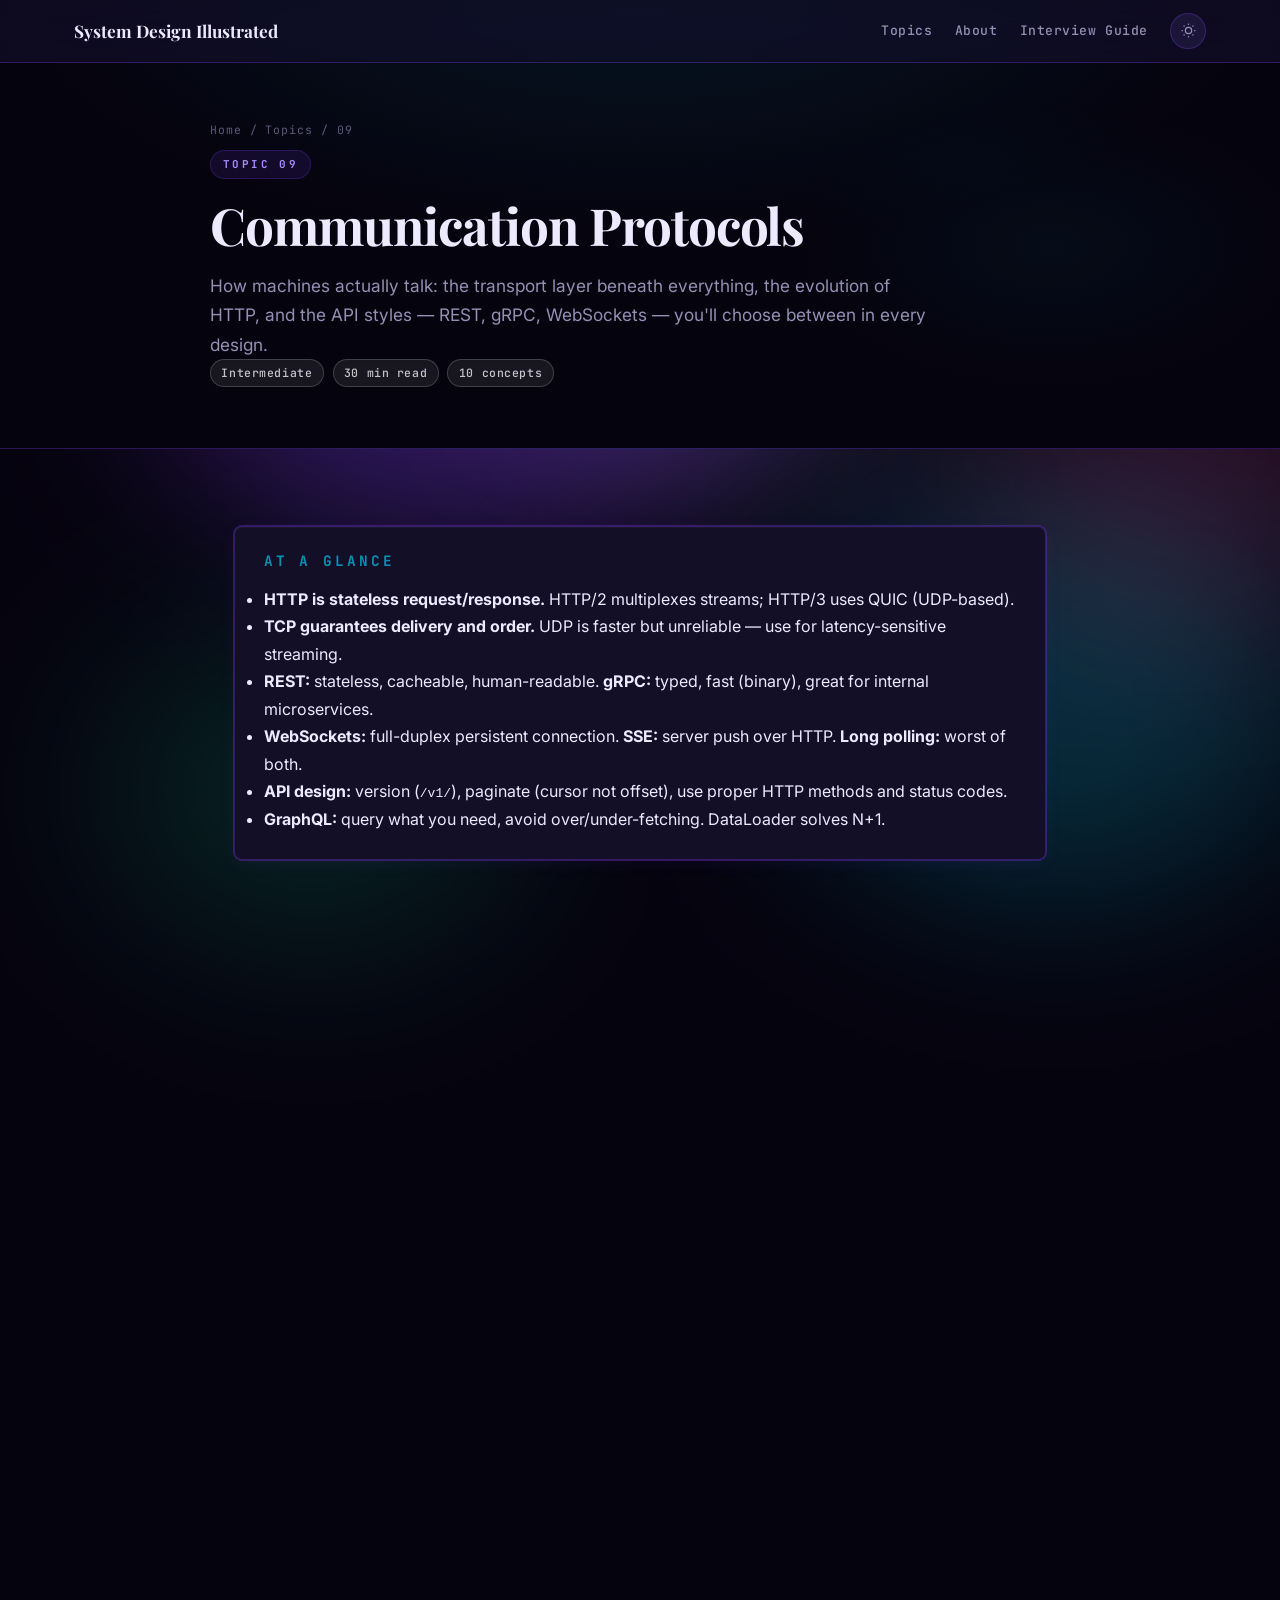
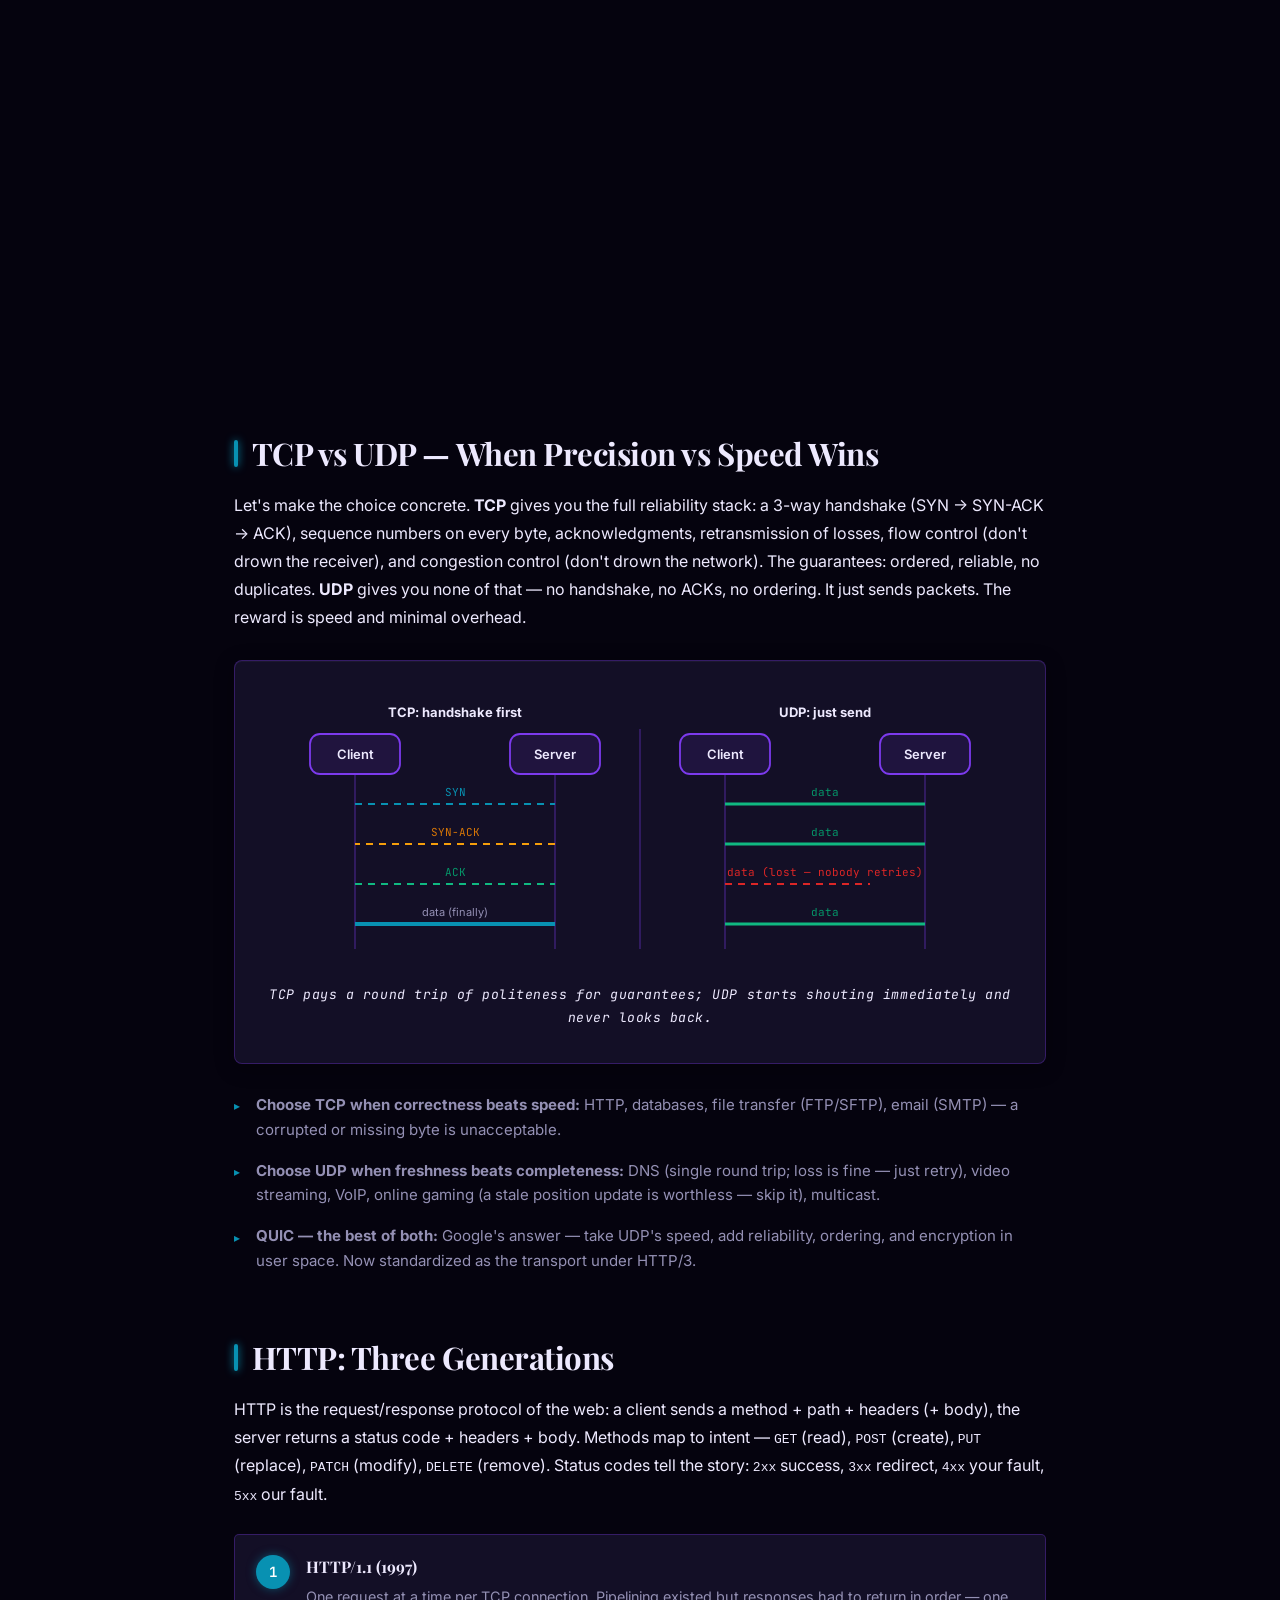
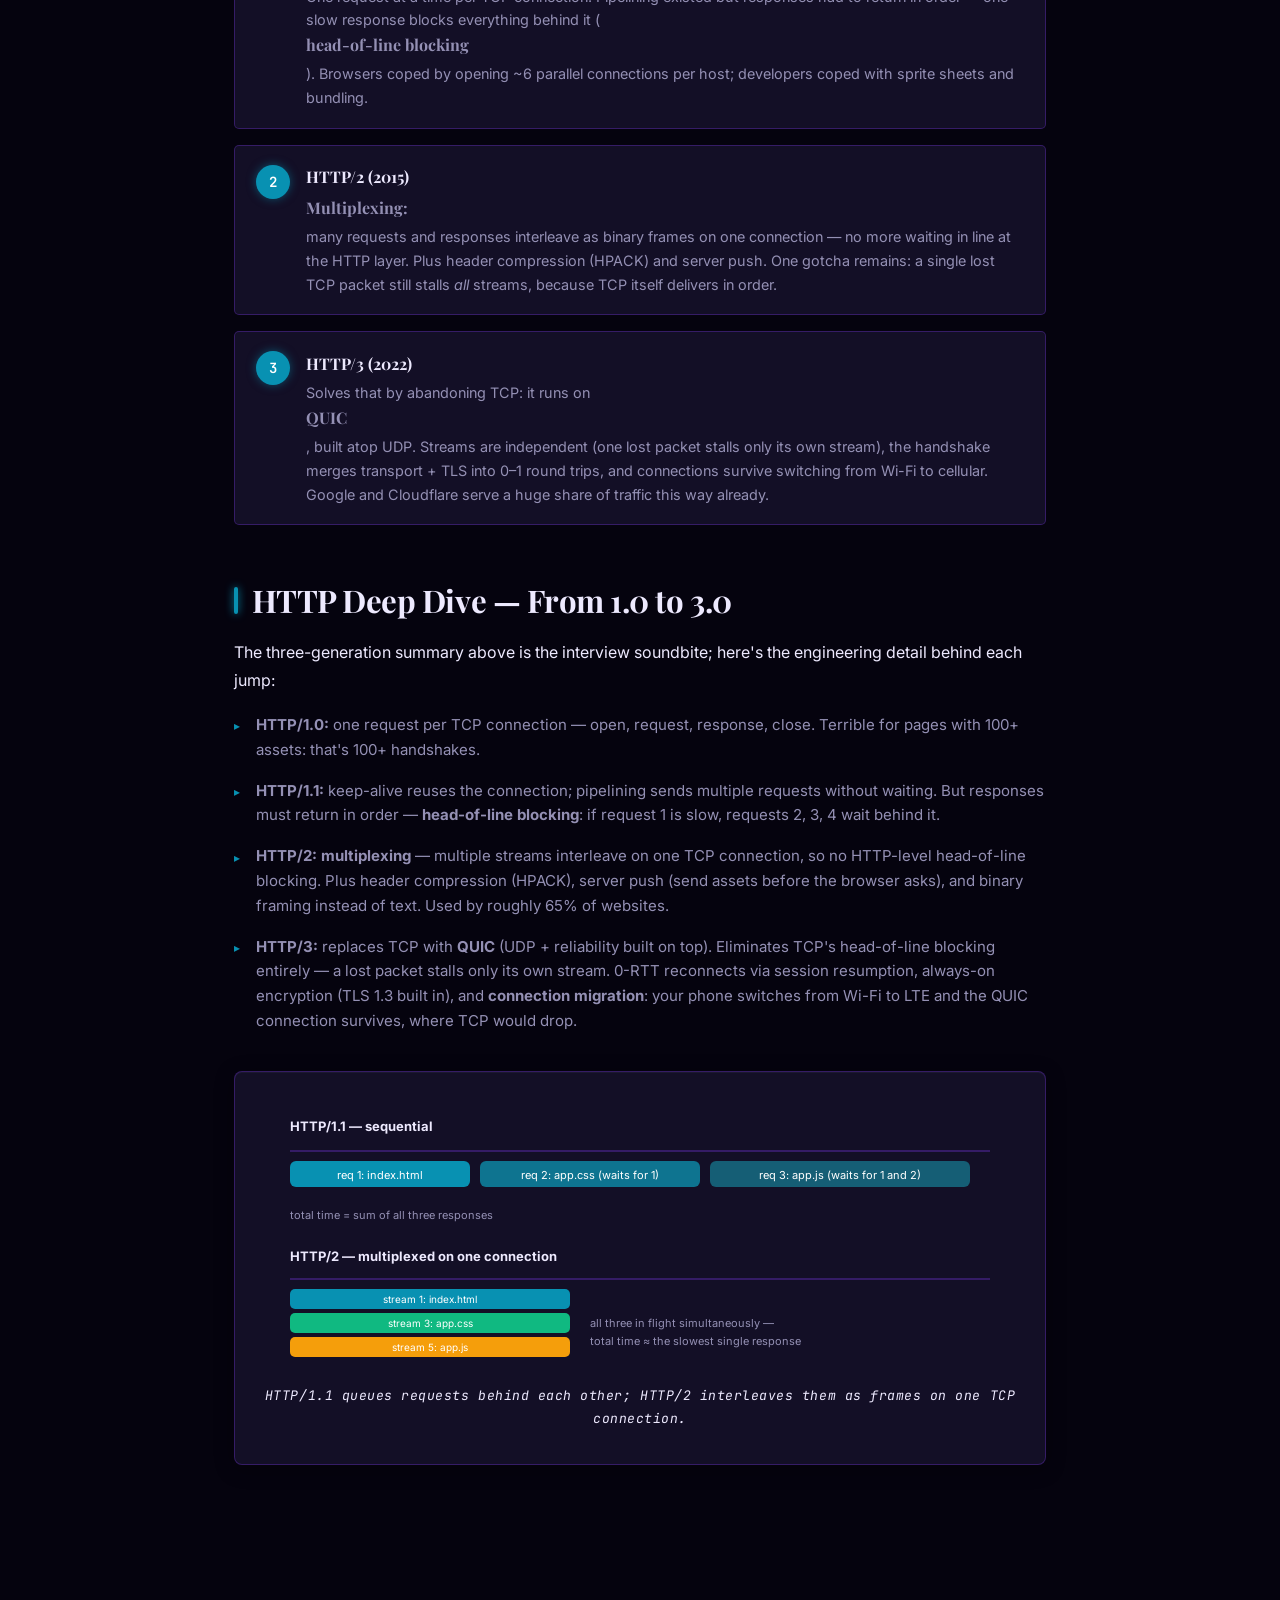
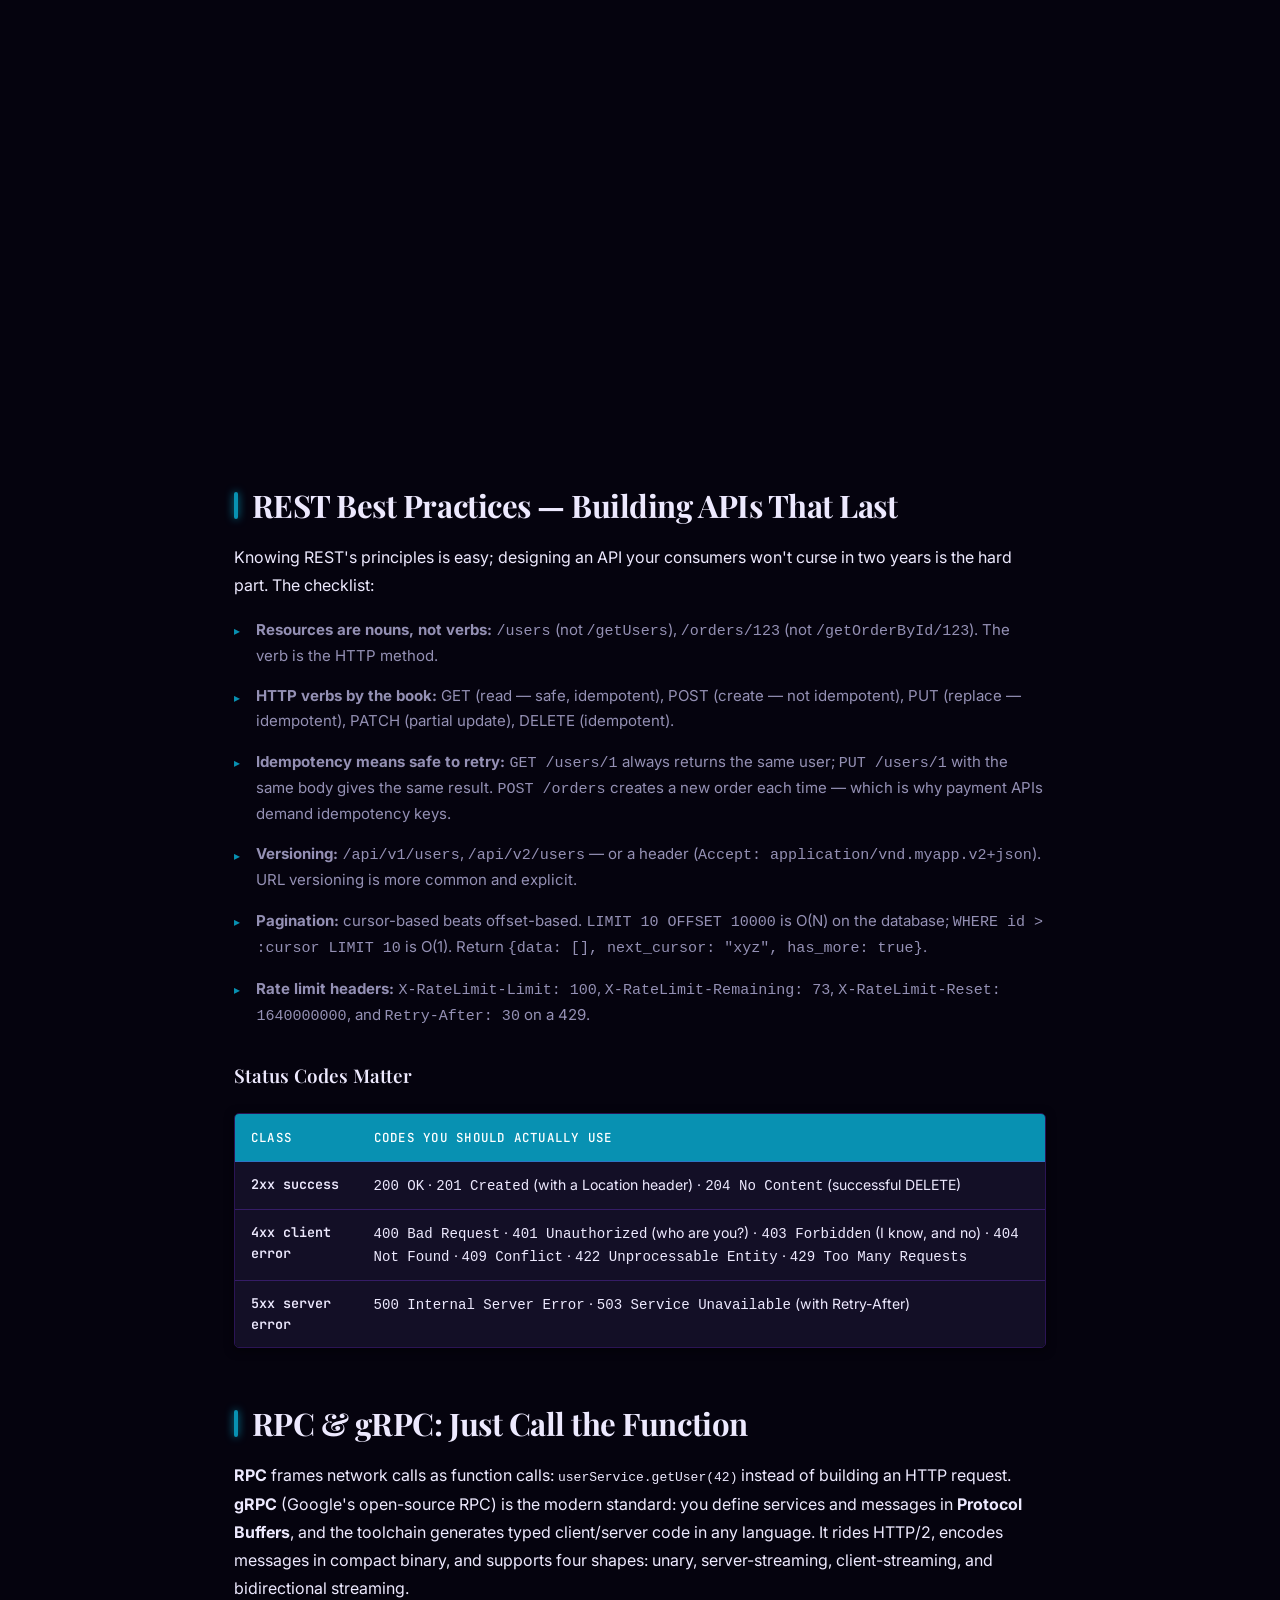
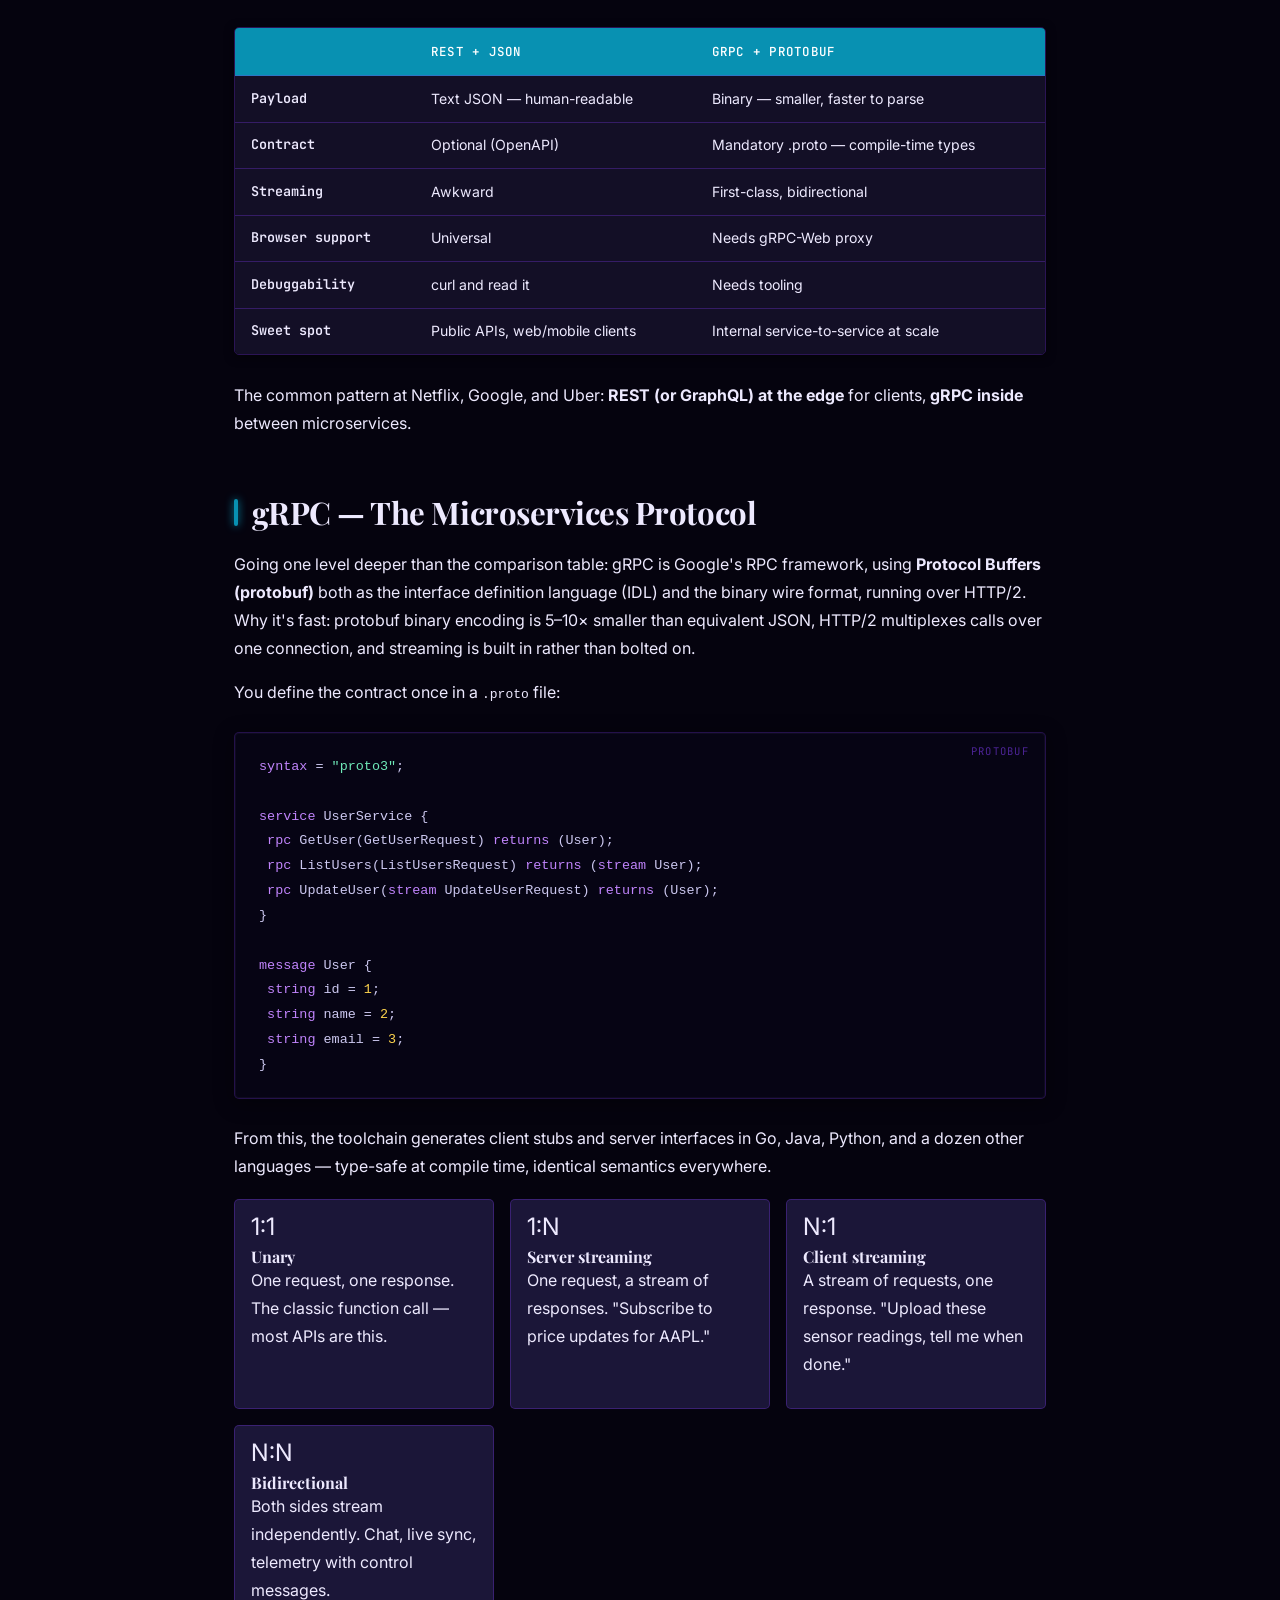
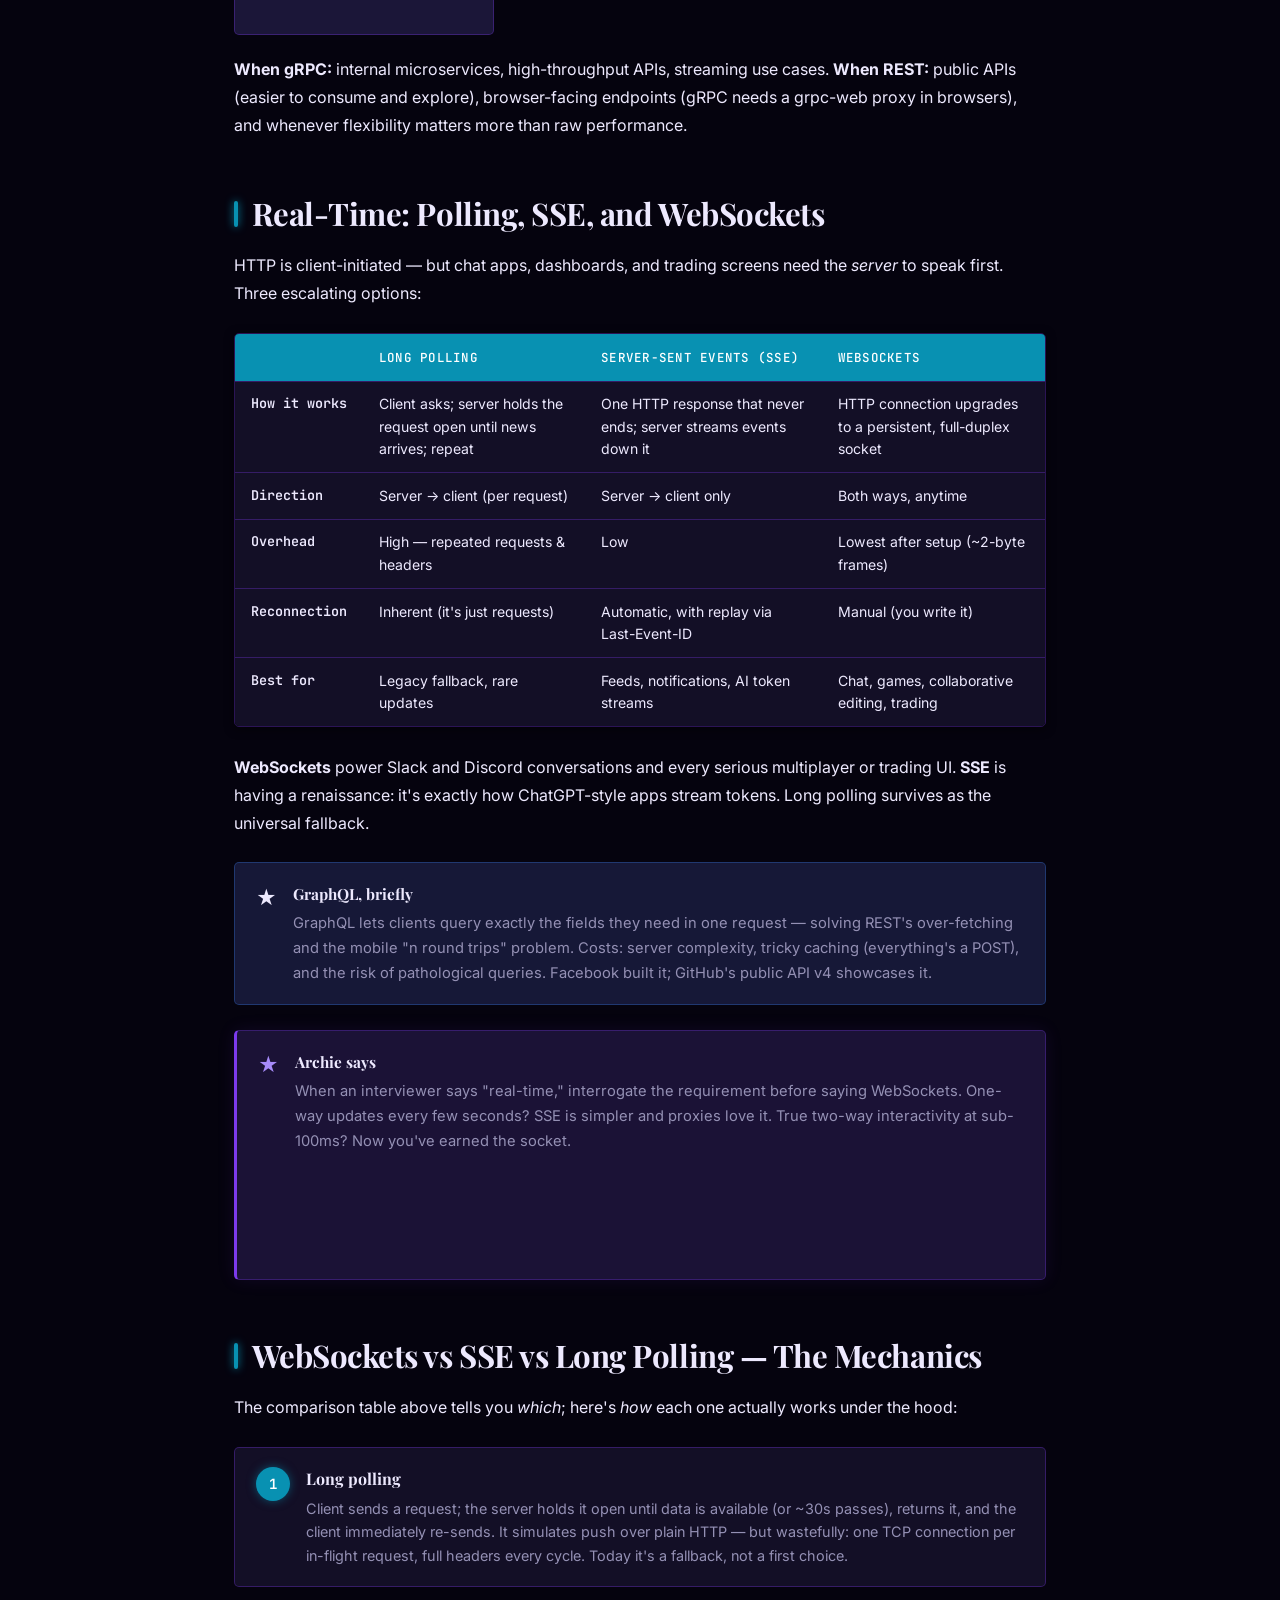
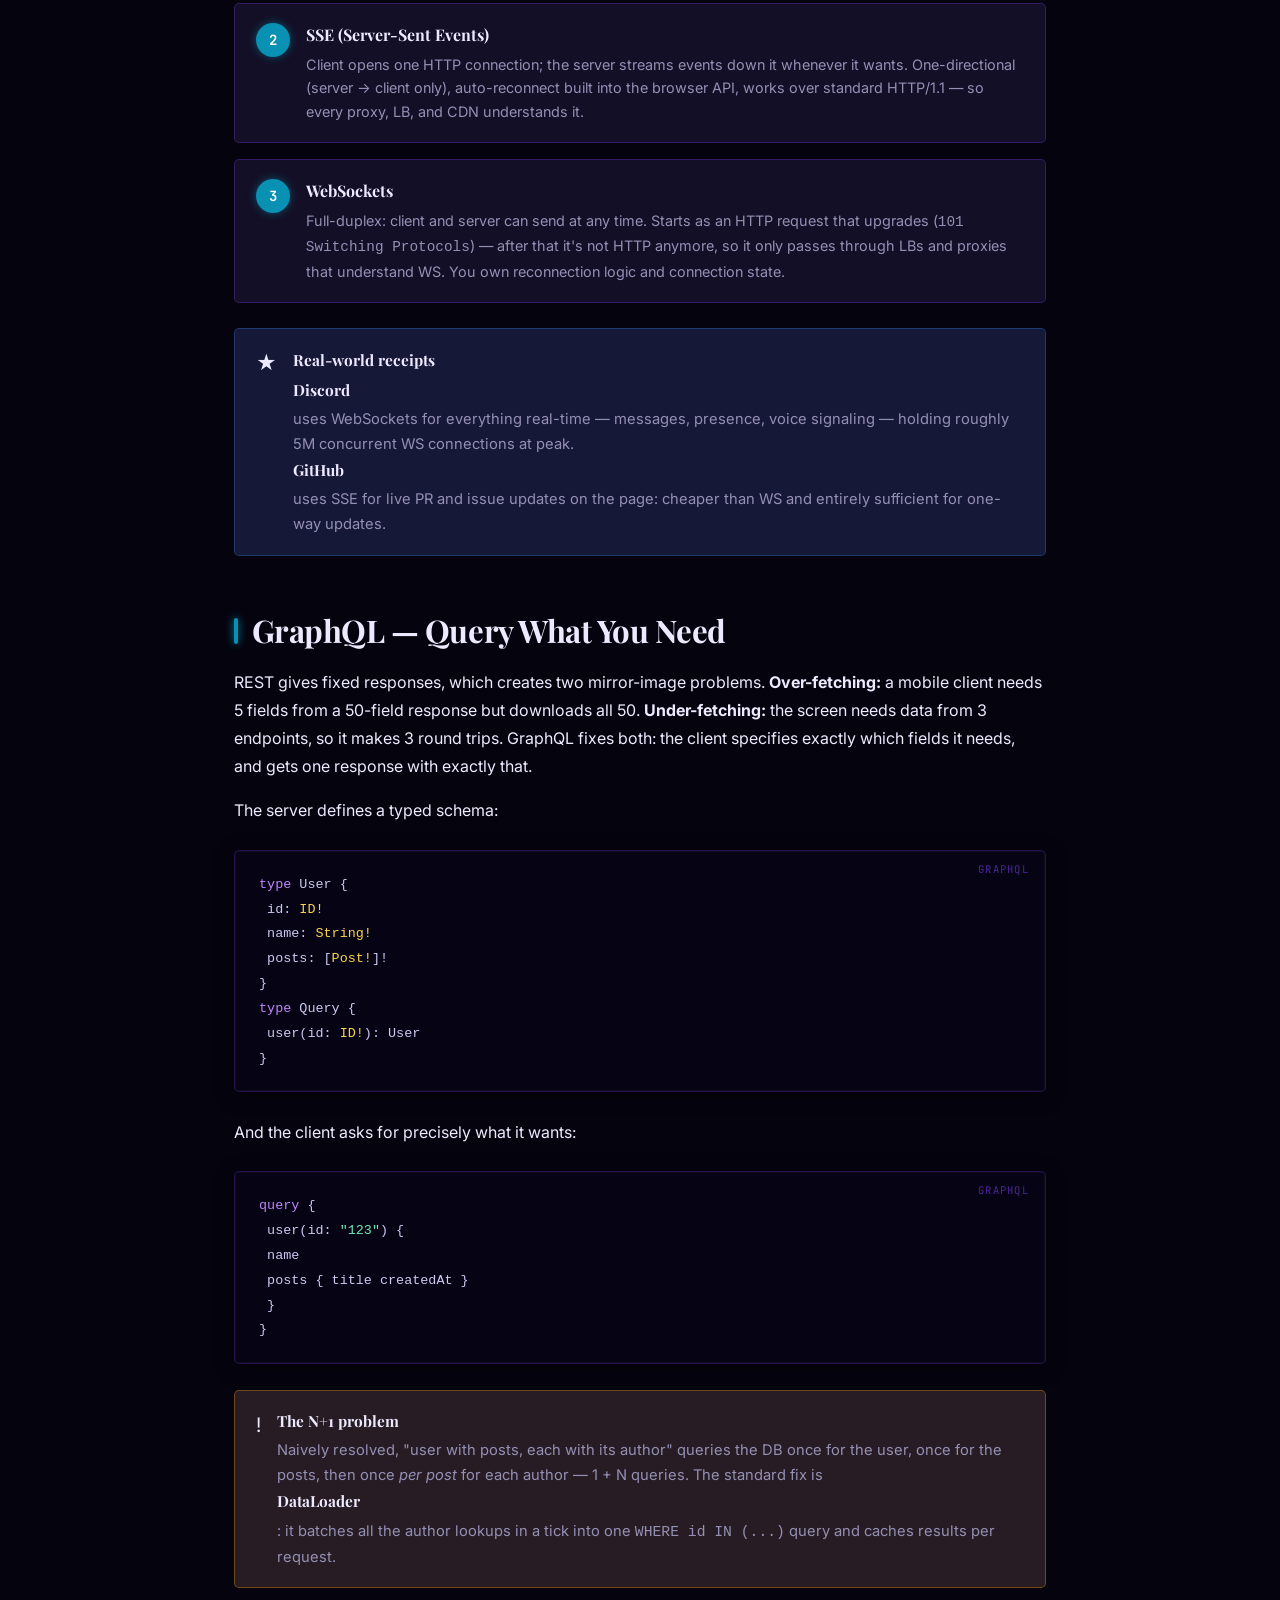
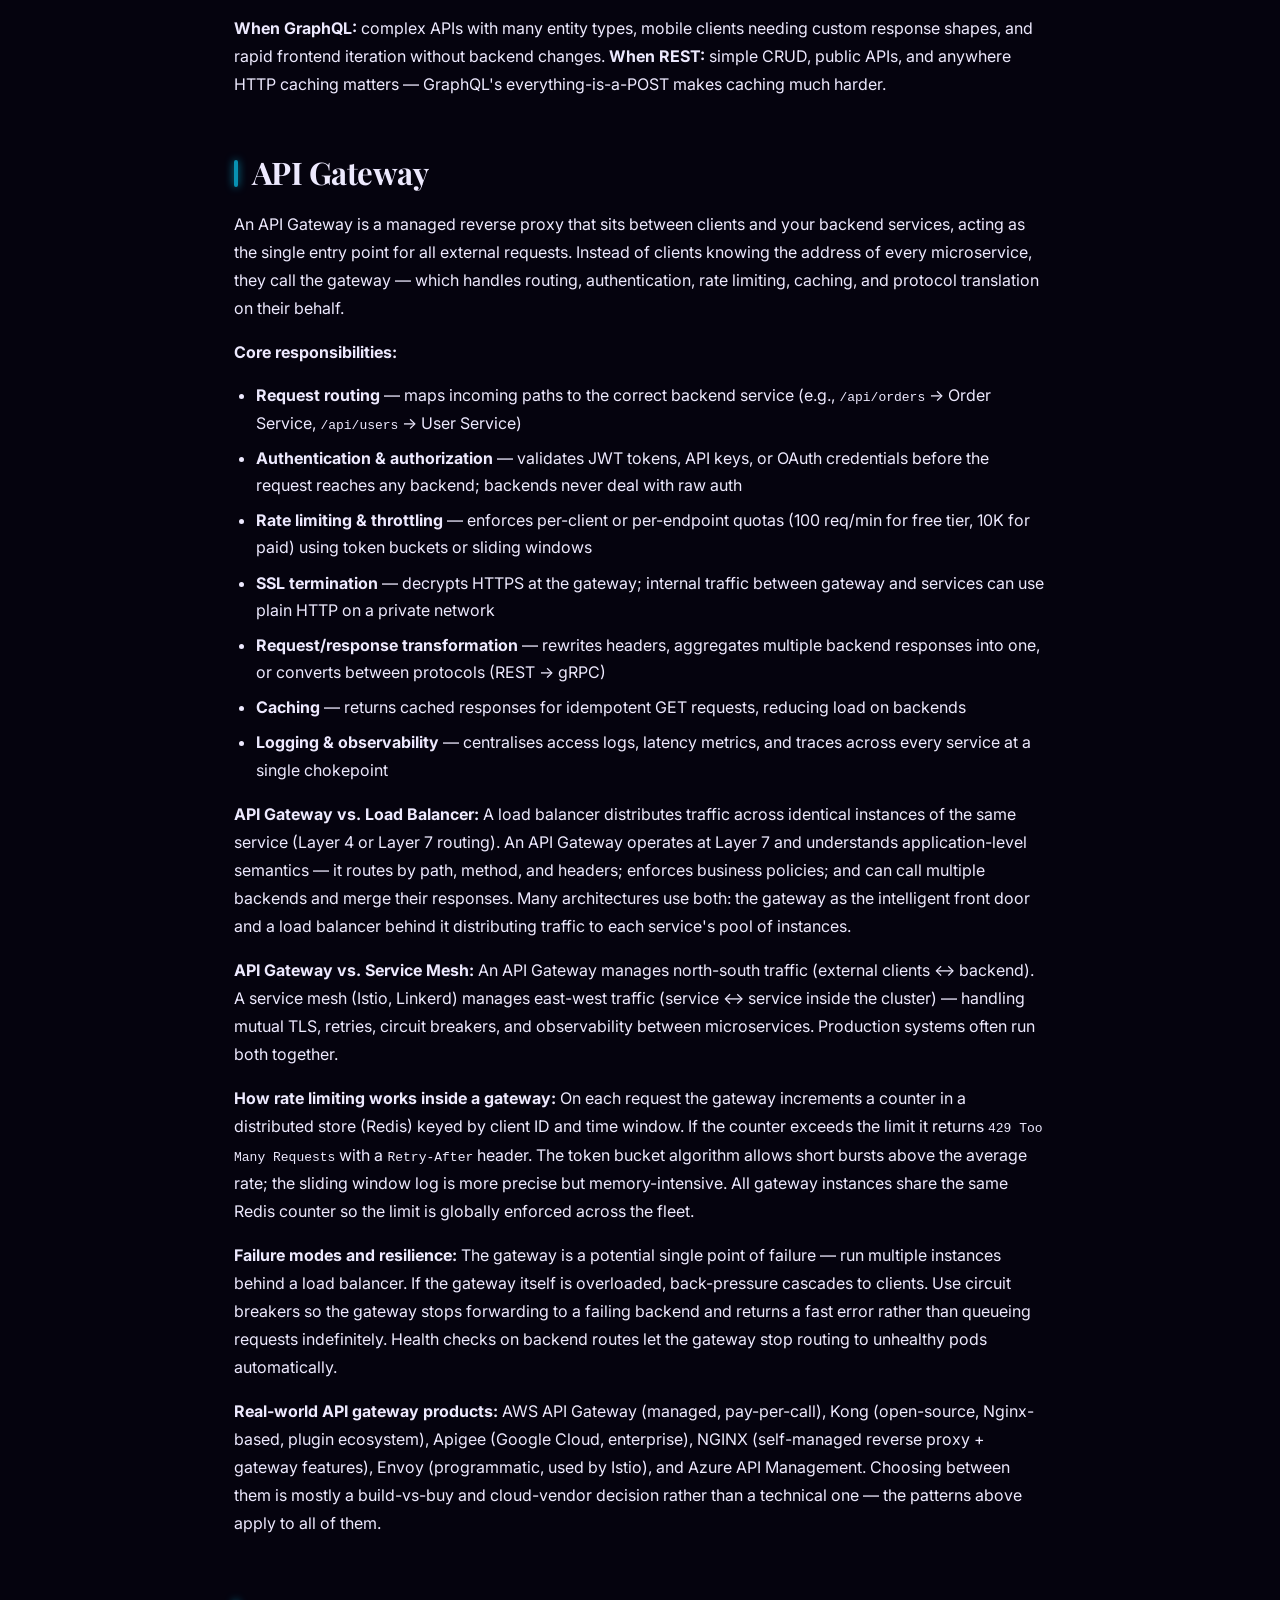
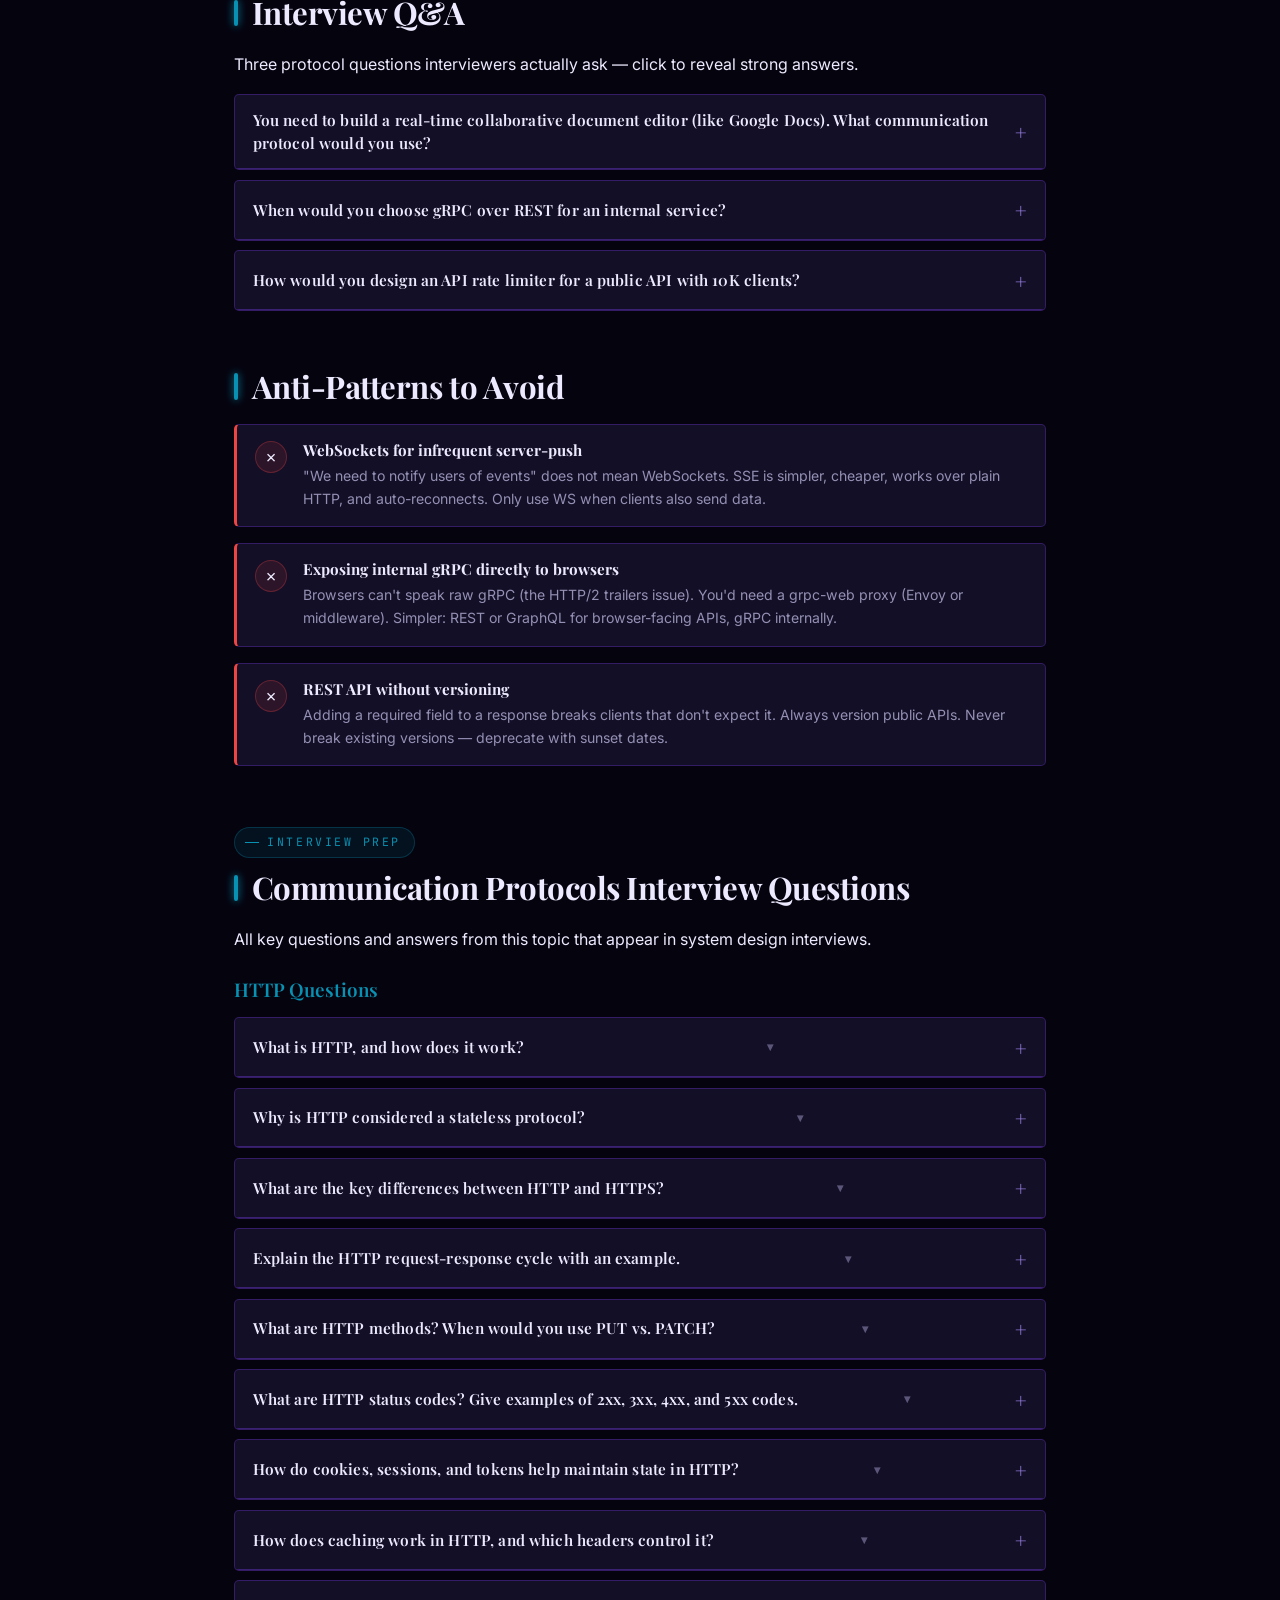
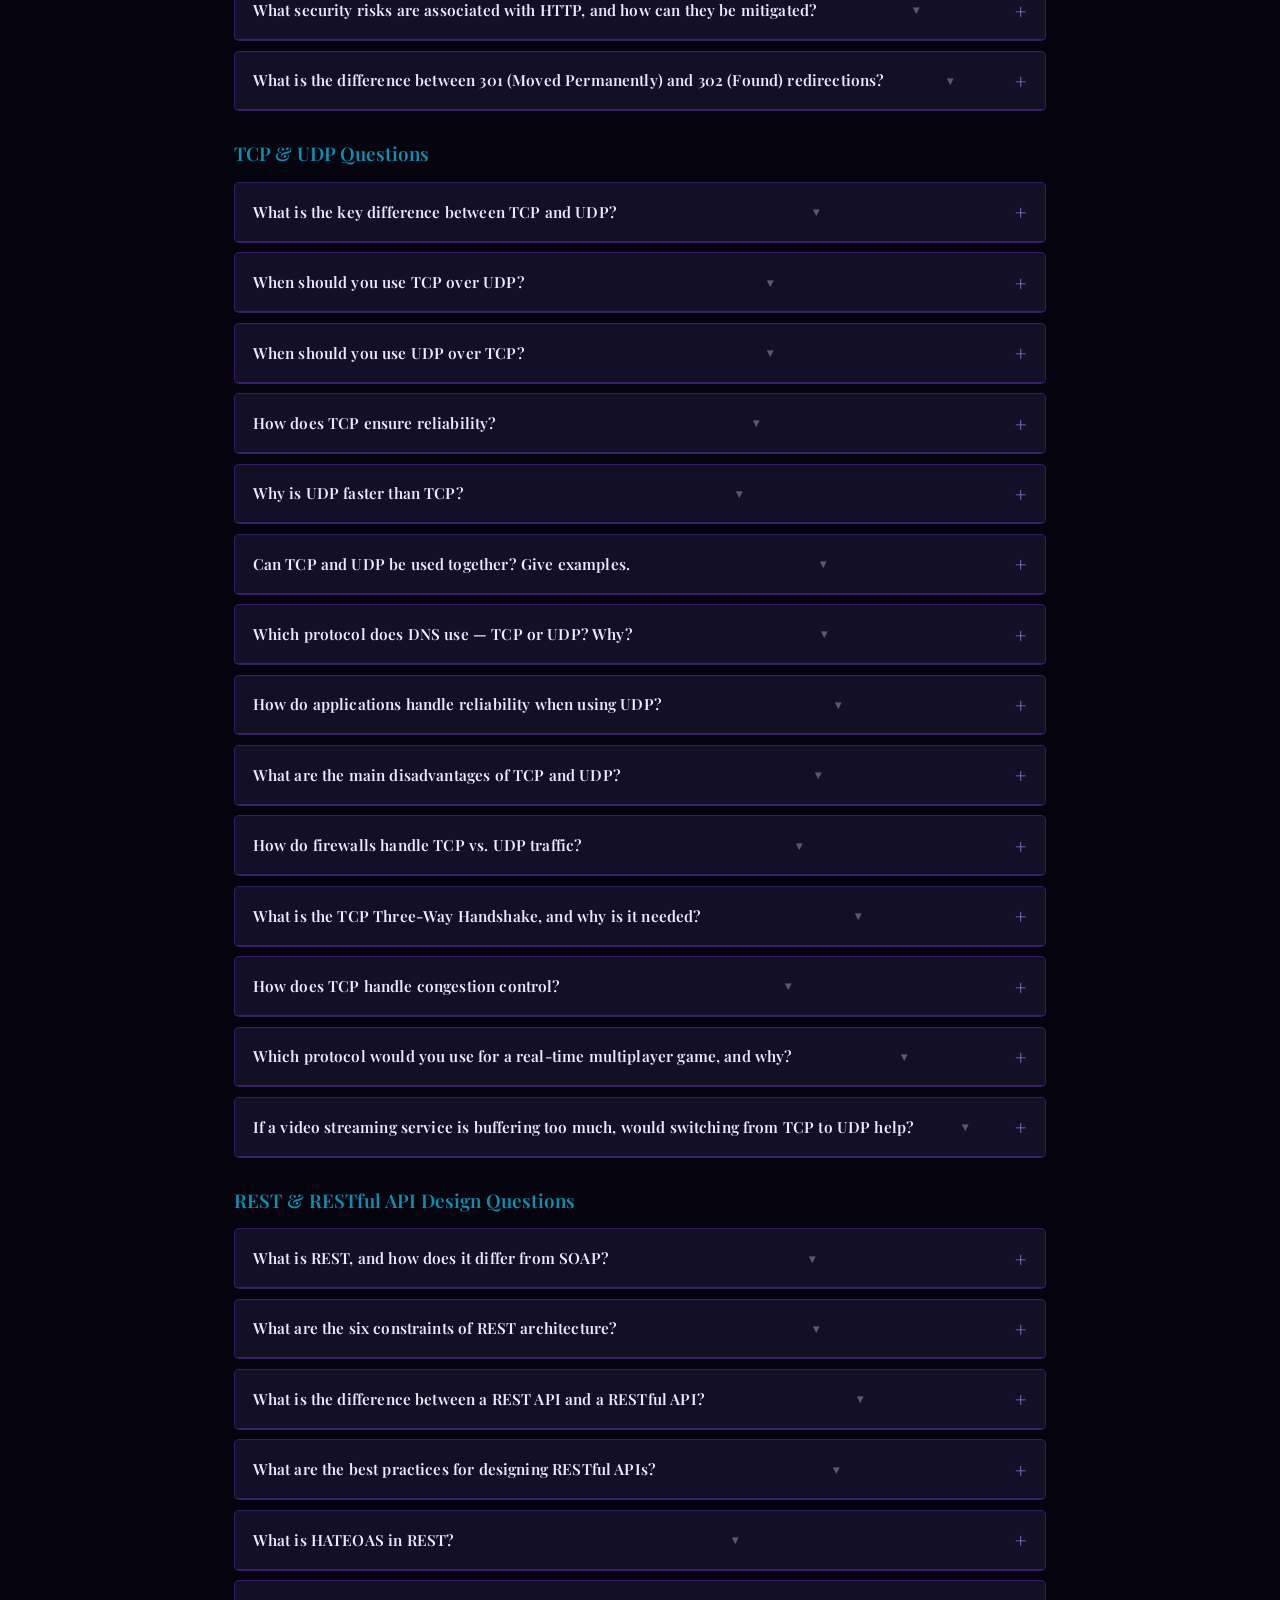
<file: topics/09-communication.html>
<!DOCTYPE html>
<html lang="en">
<head>
<meta charset="UTF-8">
<meta name="viewport" content="width=device-width, initial-scale=1.0">
<title>Communication Protocols — System Design Illustrated</title>
<meta name="description" content="HTTP/1.1 to HTTP/3, TCP vs UDP, REST vs gRPC, WebSockets vs SSE vs long polling, and GraphQL — with an animated TCP handshake.">
<script>try{var t=localStorage.getItem('sdi-theme')||'dark';document.documentElement.setAttribute('data-theme',t)}catch(e){document.documentElement.setAttribute('data-theme','dark')}</script>
<link rel="stylesheet" href="../css/style.css">
</head>
<body data-topic="09" style="--topic-color:#0891B2">

<div class="reading-progress"></div>

<nav class="navbar">
 <div class="nav-inner">
 <a href="../index.html" class="logo"><span class="logo-text">System Design Illustrated</span></a>
 <div class="nav-links">
 <a href="../index.html#topics">Topics</a>
 <a href="../index.html#about">About</a>
 <a href="12-interview-guide.html">Interview Guide</a>
 <button class="theme-toggle" id="themeToggle" aria-label="Toggle dark mode">
 <svg class="icon-moon" width="15" height="15" viewBox="0 0 24 24" fill="none" stroke="currentColor" stroke-width="2"><path d="M21 12.79A9 9 0 1 1 11.21 3 7 7 0 0 0 21 12.79z"/></svg>
 <svg class="icon-sun" width="15" height="15" viewBox="0 0 24 24" fill="none" stroke="currentColor" stroke-width="2"><circle cx="12" cy="12" r="5"/><line x1="12" y1="1" x2="12" y2="3"/><line x1="12" y1="21" x2="12" y2="23"/><line x1="4.22" y1="4.22" x2="5.64" y2="5.64"/><line x1="18.36" y1="18.36" x2="19.78" y2="19.78"/><line x1="1" y1="12" x2="3" y2="12"/><line x1="21" y1="12" x2="23" y2="12"/><line x1="4.22" y1="19.78" x2="5.64" y2="18.36"/><line x1="18.36" y1="5.64" x2="19.78" y2="4.22"/></svg>
 </button>
 </div>
 </div>
</nav>

<header class="topic-header" style="--topic-color:#0891B2">
 <div class="topic-header-inner">
 <div class="breadcrumb"><a href="../index.html">Home</a> / Topics / 09</div>
 <div class="topic-num-big">TOPIC 09</div>
 <h1>Communication Protocols </h1>
 <p class="subtitle">How machines actually talk: the transport layer beneath everything, the evolution of HTTP, and the API styles — REST, gRPC, WebSockets — you'll choose between in every design.</p>
 <div class="topic-meta"><span class="tag">Intermediate</span><span class="tag"> 30 min read</span><span class="tag"> 10 concepts</span></div>
 </div>
</header>

<main class="topic-body">

 <div class="at-a-glance">
 <h3>At a Glance</h3>
 <ul>
 <li><strong>HTTP is stateless request/response.</strong> HTTP/2 multiplexes streams; HTTP/3 uses QUIC (UDP-based).</li>
 <li><strong>TCP guarantees delivery and order.</strong> UDP is faster but unreliable — use for latency-sensitive streaming.</li>
 <li><strong>REST:</strong> stateless, cacheable, human-readable. <strong>gRPC:</strong> typed, fast (binary), great for internal microservices.</li>
 <li><strong>WebSockets:</strong> full-duplex persistent connection. <strong>SSE:</strong> server push over HTTP. <strong>Long polling:</strong> worst of both.</li>
 <li><strong>API design:</strong> version (<code>/v1/</code>), paginate (cursor not offset), use proper HTTP methods and status codes.</li>
 <li><strong>GraphQL:</strong> query what you need, avoid over/under-fetching. DataLoader solves N+1.</li>
 </ul>
 </div>

 <section class="section-block reveal">
 <h2>TCP vs UDP: The Foundation</h2>
 <p>Almost everything rides on one of two transport protocols, and their personalities couldn't differ more.</p>
 <p><strong>TCP</strong> is the careful courier: it establishes a connection with a <strong>three-way handshake</strong>, numbers every byte, acknowledges receipt, retransmits losses, and delivers everything <em>in order</em>. Reliability costs latency — at minimum one full round trip before the first byte of data.</p>

 <div class="diagram-box">
 <svg viewBox="0 0 740 270" role="img" aria-label="TCP three-way handshake: client sends SYN, server replies SYN-ACK, client sends ACK, then data flows">
 <!-- lifelines -->
 <rect x="60" y="20" width="110" height="44" rx="10" class="svg-box-p"/>
 <text x="115" y="48" text-anchor="middle" class="svg-label"> Client</text>
 <rect x="570" y="20" width="110" height="44" rx="10" class="svg-box-p"/>
 <text x="625" y="48" text-anchor="middle" class="svg-label">Server</text>
 <line x1="115" y1="64" x2="115" y2="255" class="svg-line" style="stroke:var(--border)"/>
 <line x1="625" y1="64" x2="625" y2="255" class="svg-line" style="stroke:var(--border)"/>
 <!-- SYN -->
 <g class="seq seq-1">
 <line x1="115" y1="95" x2="625" y2="95" class="svg-line svg-dash" style="stroke:#0891B2"/>
 <text x="370" y="86" text-anchor="middle" class="svg-mono" style="fill:#0891B2">1 · SYN "can we talk?" →</text>
 </g>
 <!-- SYN-ACK -->
 <g class="seq seq-3">
 <line x1="625" y1="145" x2="115" y2="145" class="svg-line svg-dash" style="stroke:#F59E0B"/>
 <text x="370" y="136" text-anchor="middle" class="svg-mono" style="fill:#D97706">← 2 · SYN-ACK "yes! you ready?"</text>
 </g>
 <!-- ACK -->
 <g class="seq seq-5">
 <line x1="115" y1="195" x2="625" y2="195" class="svg-line svg-dash" style="stroke:#10B981"/>
 <text x="370" y="186" text-anchor="middle" class="svg-mono" style="fill:#059669">3 · ACK "ready — let's go" →</text>
 </g>
 <!-- data -->
 <g class="seq seq-7">
 <line x1="115" y1="237" x2="625" y2="237" style="stroke:#0891B2;stroke-width:4" class="svg-line"/>
 <text x="370" y="228" text-anchor="middle" class="svg-label">connection open — data flows both ways</text>
 </g>
 </svg>
 <p class="diagram-caption">The TCP three-way handshake: one round trip of politeness before any data moves.</p>
 </div>

 <p><strong>UDP</strong> is the confetti cannon: no handshake, no acknowledgments, no ordering — just fire datagrams and hope. What you lose in reliability you gain in speed and per-packet independence, which is exactly right when <em>fresh</em> beats <em>complete</em>.</p>

 <div class="table-wrap">
 <table class="compare-table">
 <thead><tr><th></th><th>TCP</th><th>UDP</th></tr></thead>
 <tbody>
 <tr><td>Connection</td><td>Handshake required</td><td>Connectionless</td></tr>
 <tr><td>Delivery</td><td>Guaranteed, ordered, error-checked</td><td>Best effort — drops and reordering happen</td></tr>
 <tr><td>Speed</td><td>Slower (ACKs, congestion control)</td><td>Minimal overhead</td></tr>
 <tr><td>Use for</td><td>Web, APIs, email, file transfer, databases</td><td>Video/voice calls, game state, DNS lookups, live streams</td></tr>
 </tbody>
 </table>
 </div>
 <p>The intuition: a missing chunk of a bank transfer is a catastrophe (TCP retransmits it); a missing 40&nbsp;ms of your voice call is a blip that retransmission would only make <em>worse</em> by delivering it late (UDP shrugs and moves on).</p>
 </section>

 <section class="section-block reveal">
 <h2>TCP vs UDP — When Precision vs Speed Wins</h2>
 <p>Let's make the choice concrete. <strong>TCP</strong> gives you the full reliability stack: a 3-way handshake (SYN &rarr; SYN-ACK &rarr; ACK), sequence numbers on every byte, acknowledgments, retransmission of losses, flow control (don't drown the receiver), and congestion control (don't drown the network). The guarantees: ordered, reliable, no duplicates. <strong>UDP</strong> gives you none of that — no handshake, no ACKs, no ordering. It just sends packets. The reward is speed and minimal overhead.</p>

 <div class="diagram-box">
 <svg viewBox="0 0 740 280" role="img" aria-label="Left side shows TCP's three-step handshake before data; right side shows UDP sending data immediately with no handshake">
 <!-- TCP side -->
 <text x="185" y="28" text-anchor="middle" class="svg-label" style="font-weight:700">TCP: handshake first</text>
 <rect x="40" y="45" width="90" height="40" rx="10" class="svg-box-p"/>
 <text x="85" y="70" text-anchor="middle" class="svg-label">Client</text>
 <rect x="240" y="45" width="90" height="40" rx="10" class="svg-box-p"/>
 <text x="285" y="70" text-anchor="middle" class="svg-label">Server</text>
 <line x1="85" y1="85" x2="85" y2="260" class="svg-line" style="stroke:var(--border)"/>
 <line x1="285" y1="85" x2="285" y2="260" class="svg-line" style="stroke:var(--border)"/>
 <g class="seq seq-1">
 <line x1="85" y1="115" x2="285" y2="115" class="svg-line svg-dash" style="stroke:#0891B2"/>
 <text x="185" y="107" text-anchor="middle" class="svg-mono" style="fill:#0891B2">SYN</text>
 </g>
 <g class="seq seq-2">
 <line x1="285" y1="155" x2="85" y2="155" class="svg-line svg-dash" style="stroke:#F59E0B"/>
 <text x="185" y="147" text-anchor="middle" class="svg-mono" style="fill:#D97706">SYN-ACK</text>
 </g>
 <g class="seq seq-3">
 <line x1="85" y1="195" x2="285" y2="195" class="svg-line svg-dash" style="stroke:#10B981"/>
 <text x="185" y="187" text-anchor="middle" class="svg-mono" style="fill:#059669">ACK</text>
 </g>
 <g class="seq seq-4">
 <line x1="85" y1="235" x2="285" y2="235" style="stroke:#0891B2;stroke-width:4" class="svg-line"/>
 <text x="185" y="227" text-anchor="middle" class="svg-soft">data (finally)</text>
 </g>
 <!-- divider -->
 <line x1="370" y1="40" x2="370" y2="260" class="svg-line" style="stroke:var(--border)"/>
 <!-- UDP side -->
 <text x="555" y="28" text-anchor="middle" class="svg-label" style="font-weight:700">UDP: just send</text>
 <rect x="410" y="45" width="90" height="40" rx="10" class="svg-box-p"/>
 <text x="455" y="70" text-anchor="middle" class="svg-label">Client</text>
 <rect x="610" y="45" width="90" height="40" rx="10" class="svg-box-p"/>
 <text x="655" y="70" text-anchor="middle" class="svg-label">Server</text>
 <line x1="455" y1="85" x2="455" y2="260" class="svg-line" style="stroke:var(--border)"/>
 <line x1="655" y1="85" x2="655" y2="260" class="svg-line" style="stroke:var(--border)"/>
 <g class="seq seq-1">
 <line x1="455" y1="115" x2="655" y2="115" style="stroke:#10B981;stroke-width:3" class="svg-line"/>
 <text x="555" y="107" text-anchor="middle" class="svg-mono" style="fill:#059669">data</text>
 </g>
 <g class="seq seq-2">
 <line x1="455" y1="155" x2="655" y2="155" style="stroke:#10B981;stroke-width:3" class="svg-line"/>
 <text x="555" y="147" text-anchor="middle" class="svg-mono" style="fill:#059669">data</text>
 </g>
 <g class="seq seq-3">
 <line x1="455" y1="195" x2="600" y2="195" class="svg-line svg-dash" style="stroke:#DC2626"/>
 <text x="555" y="187" text-anchor="middle" class="svg-mono" style="fill:#DC2626">data (lost — nobody retries)</text>
 </g>
 <g class="seq seq-4">
 <line x1="455" y1="235" x2="655" y2="235" style="stroke:#10B981;stroke-width:3" class="svg-line"/>
 <text x="555" y="227" text-anchor="middle" class="svg-mono" style="fill:#059669">data</text>
 </g>
 </svg>
 <p class="diagram-caption">TCP pays a round trip of politeness for guarantees; UDP starts shouting immediately and never looks back.</p>
 </div>

 <ul class="key-points">
 <li><strong>Choose TCP when correctness beats speed:</strong> HTTP, databases, file transfer (FTP/SFTP), email (SMTP) — a corrupted or missing byte is unacceptable.</li>
 <li><strong>Choose UDP when freshness beats completeness:</strong> DNS (single round trip; loss is fine — just retry), video streaming, VoIP, online gaming (a stale position update is worthless — skip it), multicast.</li>
 <li><strong>QUIC — the best of both:</strong> Google's answer — take UDP's speed, add reliability, ordering, and encryption in user space. Now standardized as the transport under HTTP/3.</li>
 </ul>
 </section>

 <section class="section-block reveal">
 <h2>HTTP: Three Generations</h2>
 <p>HTTP is the request/response protocol of the web: a client sends a method + path + headers (+ body), the server returns a status code + headers + body. Methods map to intent — <code>GET</code> (read), <code>POST</code> (create), <code>PUT</code> (replace), <code>PATCH</code> (modify), <code>DELETE</code> (remove). Status codes tell the story: <code>2xx</code> success, <code>3xx</code> redirect, <code>4xx</code> your fault, <code>5xx</code> our fault.</p>
 <div class="steps">
 <div class="step-item"><div class="step-num">1</div><div><strong>HTTP/1.1 (1997)</strong><p>One request at a time per TCP connection. Pipelining existed but responses had to return in order — one slow response blocks everything behind it (<strong>head-of-line blocking</strong>). Browsers coped by opening ~6 parallel connections per host; developers coped with sprite sheets and bundling.</p></div></div>
 <div class="step-item"><div class="step-num">2</div><div><strong>HTTP/2 (2015)</strong><p><strong>Multiplexing:</strong> many requests and responses interleave as binary frames on one connection — no more waiting in line at the HTTP layer. Plus header compression (HPACK) and server push. One gotcha remains: a single lost TCP packet still stalls <em>all</em> streams, because TCP itself delivers in order.</p></div></div>
 <div class="step-item"><div class="step-num">3</div><div><strong>HTTP/3 (2022)</strong><p>Solves that by abandoning TCP: it runs on <strong>QUIC</strong>, built atop UDP. Streams are independent (one lost packet stalls only its own stream), the handshake merges transport + TLS into 0–1 round trips, and connections survive switching from Wi-Fi to cellular. Google and Cloudflare serve a huge share of traffic this way already.</p></div></div>
 </div>
 </section>

 <section class="section-block reveal">
 <h2>HTTP Deep Dive — From 1.0 to 3.0</h2>
 <p>The three-generation summary above is the interview soundbite; here's the engineering detail behind each jump:</p>
 <ul class="key-points">
 <li><strong>HTTP/1.0:</strong> one request per TCP connection — open, request, response, close. Terrible for pages with 100+ assets: that's 100+ handshakes.</li>
 <li><strong>HTTP/1.1:</strong> keep-alive reuses the connection; pipelining sends multiple requests without waiting. But responses must return in order — <strong>head-of-line blocking</strong>: if request 1 is slow, requests 2, 3, 4 wait behind it.</li>
 <li><strong>HTTP/2:</strong> <strong>multiplexing</strong> — multiple streams interleave on one TCP connection, so no HTTP-level head-of-line blocking. Plus header compression (HPACK), server push (send assets before the browser asks), and binary framing instead of text. Used by roughly 65% of websites.</li>
 <li><strong>HTTP/3:</strong> replaces TCP with <strong>QUIC</strong> (UDP + reliability built on top). Eliminates TCP's head-of-line blocking entirely — a lost packet stalls only its own stream. 0-RTT reconnects via session resumption, always-on encryption (TLS 1.3 built in), and <strong>connection migration</strong>: your phone switches from Wi-Fi to LTE and the QUIC connection survives, where TCP would drop.</li>
 </ul>

 <div class="diagram-box">
 <svg viewBox="0 0 740 270" role="img" aria-label="HTTP/1.1 sends three requests sequentially, each waiting for the previous; HTTP/2 sends all three in parallel as interleaved streams on one connection">
 <!-- HTTP/1.1 -->
 <text x="20" y="30" class="svg-label" style="font-weight:700">HTTP/1.1 — sequential</text>
 <line x1="20" y1="50" x2="720" y2="50" class="svg-line" style="stroke:var(--border)"/>
 <g class="seq seq-1"><rect x="20" y="60" width="180" height="26" rx="6" style="fill:#0891B2"/><text x="110" y="78" text-anchor="middle" style="fill:#fff;font-size:11px;font-family:Inter">req 1: index.html</text></g>
 <g class="seq seq-2"><rect x="210" y="60" width="220" height="26" rx="6" style="fill:#0E7490"/><text x="320" y="78" text-anchor="middle" style="fill:#fff;font-size:11px;font-family:Inter">req 2: app.css (waits for 1)</text></g>
 <g class="seq seq-3"><rect x="440" y="60" width="260" height="26" rx="6" style="fill:#155E75"/><text x="570" y="78" text-anchor="middle" style="fill:#fff;font-size:11px;font-family:Inter">req 3: app.js (waits for 1 and 2)</text></g>
 <text x="20" y="118" class="svg-soft">total time = sum of all three responses</text>
 <!-- HTTP/2 -->
 <text x="20" y="160" class="svg-label" style="font-weight:700">HTTP/2 — multiplexed on one connection</text>
 <line x1="20" y1="178" x2="720" y2="178" class="svg-line" style="stroke:var(--border)"/>
 <g class="seq seq-1"><rect x="20" y="188" width="280" height="20" rx="5" style="fill:#0891B2"/><text x="160" y="202" text-anchor="middle" style="fill:#fff;font-size:10px;font-family:Inter">stream 1: index.html</text></g>
 <g class="seq seq-1"><rect x="20" y="212" width="280" height="20" rx="5" style="fill:#10B981"/><text x="160" y="226" text-anchor="middle" style="fill:#fff;font-size:10px;font-family:Inter">stream 3: app.css</text></g>
 <g class="seq seq-1"><rect x="20" y="236" width="280" height="20" rx="5" style="fill:#F59E0B"/><text x="160" y="250" text-anchor="middle" style="fill:#fff;font-size:10px;font-family:Inter">stream 5: app.js</text></g>
 <text x="320" y="226" class="svg-soft">all three in flight simultaneously &mdash;</text>
 <text x="320" y="244" class="svg-soft">total time &asymp; the slowest single response</text>
 </svg>
 <p class="diagram-caption">HTTP/1.1 queues requests behind each other; HTTP/2 interleaves them as frames on one TCP connection.</p>
 </div>
 </section>

 <section class="section-block reveal">
 <h2>REST: The Web's Lingua Franca</h2>
 <p><strong>REST</strong> models your API as <strong>resources</strong> (nouns, not verbs) manipulated through uniform HTTP methods:</p>
 <pre class="code-block" data-lang="http"><code>GET /users/42 <span class="c-c"># read user 42</span>
POST /users <span class="c-c"># create a user</span>
PUT /users/42 <span class="c-c"># replace user 42</span>
PATCH /users/42 <span class="c-c"># update part of user 42</span>
DELETE /users/42 <span class="c-c"># remove user 42</span></code></pre>
 <ul class="key-points">
 <li><strong>Stateless:</strong> each request carries everything needed (auth token included) — any server can answer it, which makes horizontal scaling trivial.</li>
 <li><strong>Cacheable:</strong> GETs can be cached by browsers, CDNs and proxies for free.</li>
 <li><strong>Idempotency:</strong> GET, PUT and DELETE can be safely retried — doing them twice equals doing them once. <strong>POST is not idempotent</strong> (retry a payment POST and you may charge twice — hence idempotency keys).</li>
 <li><strong>HATEOAS:</strong> the purist ideal where responses contain links to next actions. Widely admired, rarely implemented.</li>
 </ul>
 </section>

 <section class="section-block reveal">
 <h2>REST Best Practices — Building APIs That Last</h2>
 <p>Knowing REST's principles is easy; designing an API your consumers won't curse in two years is the hard part. The checklist:</p>
 <ul class="key-points">
 <li><strong>Resources are nouns, not verbs:</strong> <code>/users</code> (not <code>/getUsers</code>), <code>/orders/123</code> (not <code>/getOrderById/123</code>). The verb is the HTTP method.</li>
 <li><strong>HTTP verbs by the book:</strong> GET (read — safe, idempotent), POST (create — not idempotent), PUT (replace — idempotent), PATCH (partial update), DELETE (idempotent).</li>
 <li><strong>Idempotency means safe to retry:</strong> <code>GET /users/1</code> always returns the same user; <code>PUT /users/1</code> with the same body gives the same result. <code>POST /orders</code> creates a new order each time — which is why payment APIs demand idempotency keys.</li>
 <li><strong>Versioning:</strong> <code>/api/v1/users</code>, <code>/api/v2/users</code> — or a header (<code>Accept: application/vnd.myapp.v2+json</code>). URL versioning is more common and explicit.</li>
 <li><strong>Pagination:</strong> cursor-based beats offset-based. <code>LIMIT 10 OFFSET 10000</code> is O(N) on the database; <code>WHERE id &gt; :cursor LIMIT 10</code> is O(1). Return <code>{data: [], next_cursor: "xyz", has_more: true}</code>.</li>
 <li><strong>Rate limit headers:</strong> <code>X-RateLimit-Limit: 100</code>, <code>X-RateLimit-Remaining: 73</code>, <code>X-RateLimit-Reset: 1640000000</code>, and <code>Retry-After: 30</code> on a 429.</li>
 </ul>

 <h3>Status Codes Matter</h3>
 <div class="table-wrap">
 <table class="compare-table">
 <thead><tr><th>Class</th><th>Codes you should actually use</th></tr></thead>
 <tbody>
 <tr><td>2xx success</td><td><code>200 OK</code> · <code>201 Created</code> (with a Location header) · <code>204 No Content</code> (successful DELETE)</td></tr>
 <tr><td>4xx client error</td><td><code>400 Bad Request</code> · <code>401 Unauthorized</code> (who are you?) · <code>403 Forbidden</code> (I know, and no) · <code>404 Not Found</code> · <code>409 Conflict</code> · <code>422 Unprocessable Entity</code> · <code>429 Too Many Requests</code></td></tr>
 <tr><td>5xx server error</td><td><code>500 Internal Server Error</code> · <code>503 Service Unavailable</code> (with Retry-After)</td></tr>
 </tbody>
 </table>
 </div>
 </section>

 <section class="section-block reveal">
 <h2>RPC &amp; gRPC: Just Call the Function</h2>
 <p><strong>RPC</strong> frames network calls as function calls: <code>userService.getUser(42)</code> instead of building an HTTP request. <strong>gRPC</strong> (Google's open-source RPC) is the modern standard: you define services and messages in <strong>Protocol Buffers</strong>, and the toolchain generates typed client/server code in any language. It rides HTTP/2, encodes messages in compact binary, and supports four shapes: unary, server-streaming, client-streaming, and bidirectional streaming.</p>
 <div class="table-wrap">
 <table class="compare-table">
 <thead><tr><th></th><th>REST + JSON</th><th>gRPC + Protobuf</th></tr></thead>
 <tbody>
 <tr><td>Payload</td><td>Text JSON — human-readable</td><td>Binary — smaller, faster to parse</td></tr>
 <tr><td>Contract</td><td>Optional (OpenAPI)</td><td>Mandatory .proto — compile-time types</td></tr>
 <tr><td>Streaming</td><td>Awkward</td><td>First-class, bidirectional</td></tr>
 <tr><td>Browser support</td><td>Universal</td><td>Needs gRPC-Web proxy</td></tr>
 <tr><td>Debuggability</td><td>curl and read it</td><td>Needs tooling</td></tr>
 <tr><td>Sweet spot</td><td>Public APIs, web/mobile clients</td><td>Internal service-to-service at scale</td></tr>
 </tbody>
 </table>
 </div>
 <p>The common pattern at Netflix, Google, and Uber: <strong>REST (or GraphQL) at the edge</strong> for clients, <strong>gRPC inside</strong> between microservices.</p>
 </section>

 <section class="section-block reveal">
 <h2>gRPC — The Microservices Protocol</h2>
 <p>Going one level deeper than the comparison table: gRPC is Google's RPC framework, using <strong>Protocol Buffers (protobuf)</strong> both as the interface definition language (IDL) and the binary wire format, running over HTTP/2. Why it's fast: protobuf binary encoding is 5&ndash;10&times; smaller than equivalent JSON, HTTP/2 multiplexes calls over one connection, and streaming is built in rather than bolted on.</p>
 <p>You define the contract once in a <code>.proto</code> file:</p>
 <pre class="code-block" data-lang="protobuf"><code><span class="c-k">syntax</span> = <span class="c-s">"proto3"</span>;

<span class="c-k">service</span> UserService {
 <span class="c-k">rpc</span> GetUser(GetUserRequest) <span class="c-k">returns</span> (User);
 <span class="c-k">rpc</span> ListUsers(ListUsersRequest) <span class="c-k">returns</span> (<span class="c-k">stream</span> User);
 <span class="c-k">rpc</span> UpdateUser(<span class="c-k">stream</span> UpdateUserRequest) <span class="c-k">returns</span> (User);
}

<span class="c-k">message</span> User {
 <span class="c-k">string</span> id = <span class="c-n">1</span>;
 <span class="c-k">string</span> name = <span class="c-n">2</span>;
 <span class="c-k">string</span> email = <span class="c-n">3</span>;
}</code></pre>
 <p>From this, the toolchain generates client stubs and server interfaces in Go, Java, Python, and a dozen other languages — type-safe at compile time, identical semantics everywhere.</p>
 <div class="cards-grid">
 <div class="mini-card"><span class="mc-icon">1:1</span><h4>Unary</h4><p>One request, one response. The classic function call — most APIs are this.</p></div>
 <div class="mini-card"><span class="mc-icon">1:N</span><h4>Server streaming</h4><p>One request, a stream of responses. "Subscribe to price updates for AAPL."</p></div>
 <div class="mini-card"><span class="mc-icon">N:1</span><h4>Client streaming</h4><p>A stream of requests, one response. "Upload these sensor readings, tell me when done."</p></div>
 <div class="mini-card"><span class="mc-icon">N:N</span><h4>Bidirectional</h4><p>Both sides stream independently. Chat, live sync, telemetry with control messages.</p></div>
 </div>
 <p><strong>When gRPC:</strong> internal microservices, high-throughput APIs, streaming use cases. <strong>When REST:</strong> public APIs (easier to consume and explore), browser-facing endpoints (gRPC needs a grpc-web proxy in browsers), and whenever flexibility matters more than raw performance.</p>
 </section>

 <section class="section-block reveal">
 <h2>Real-Time: Polling, SSE, and WebSockets</h2>
 <p>HTTP is client-initiated — but chat apps, dashboards, and trading screens need the <em>server</em> to speak first. Three escalating options:</p>
 <div class="table-wrap">
 <table class="compare-table">
 <thead><tr><th></th><th>Long polling</th><th>Server-Sent Events (SSE)</th><th>WebSockets</th></tr></thead>
 <tbody>
 <tr><td>How it works</td><td>Client asks; server holds the request open until news arrives; repeat</td><td>One HTTP response that never ends; server streams events down it</td><td>HTTP connection upgrades to a persistent, full-duplex socket</td></tr>
 <tr><td>Direction</td><td>Server → client (per request)</td><td>Server → client only</td><td>Both ways, anytime</td></tr>
 <tr><td>Overhead</td><td>High — repeated requests &amp; headers</td><td>Low</td><td>Lowest after setup (~2-byte frames)</td></tr>
 <tr><td>Reconnection</td><td>Inherent (it's just requests)</td><td>Automatic, with replay via Last-Event-ID</td><td>Manual (you write it)</td></tr>
 <tr><td>Best for</td><td>Legacy fallback, rare updates</td><td>Feeds, notifications, AI token streams</td><td>Chat, games, collaborative editing, trading</td></tr>
 </tbody>
 </table>
 </div>
 <p><strong>WebSockets</strong> power Slack and Discord conversations and every serious multiplayer or trading UI. <strong>SSE</strong> is having a renaissance: it's exactly how ChatGPT-style apps stream tokens. Long polling survives as the universal fallback.</p>

 <div class="callout info">
 <span class="co-icon">&#9733;</span>
 <div><strong>GraphQL, briefly</strong>
 <p>GraphQL lets clients query exactly the fields they need in one request — solving REST's over-fetching and the mobile "n round trips" problem. Costs: server complexity, tricky caching (everything's a POST), and the risk of pathological queries. Facebook built it; GitHub's public API v4 showcases it.</p></div>
 </div>

 <div class="callout archie">
 <span class="co-icon">&#9733;</span>
 <div><strong>Archie says</strong>
 <p>When an interviewer says "real-time," interrogate the requirement before saying WebSockets. One-way updates every few seconds? SSE is simpler and proxies love it. True two-way interactivity at sub-100ms? Now you've earned the socket.</p></div>
 </div>
 </section>

 <section class="section-block reveal">
 <h2>WebSockets vs SSE vs Long Polling — The Mechanics</h2>
 <p>The comparison table above tells you <em>which</em>; here's <em>how</em> each one actually works under the hood:</p>
 <div class="steps">
 <div class="step-item"><div class="step-num">1</div><div><strong>Long polling</strong><p>Client sends a request; the server holds it open until data is available (or ~30s passes), returns it, and the client immediately re-sends. It simulates push over plain HTTP — but wastefully: one TCP connection per in-flight request, full headers every cycle. Today it's a fallback, not a first choice.</p></div></div>
 <div class="step-item"><div class="step-num">2</div><div><strong>SSE (Server-Sent Events)</strong><p>Client opens one HTTP connection; the server streams events down it whenever it wants. One-directional (server &rarr; client only), auto-reconnect built into the browser API, works over standard HTTP/1.1 — so every proxy, LB, and CDN understands it.</p></div></div>
 <div class="step-item"><div class="step-num">3</div><div><strong>WebSockets</strong><p>Full-duplex: client and server can send at any time. Starts as an HTTP request that upgrades (<code>101 Switching Protocols</code>) — after that it's not HTTP anymore, so it only passes through LBs and proxies that understand WS. You own reconnection logic and connection state.</p></div></div>
 </div>
 <div class="callout info">
 <span class="co-icon">&#9733;</span>
 <div><strong>Real-world receipts</strong>
 <p><strong>Discord</strong> uses WebSockets for everything real-time — messages, presence, voice signaling — holding roughly 5M concurrent WS connections at peak. <strong>GitHub</strong> uses SSE for live PR and issue updates on the page: cheaper than WS and entirely sufficient for one-way updates.</p></div>
 </div>
 </section>

 <section class="section-block reveal">
 <h2>GraphQL — Query What You Need</h2>
 <p>REST gives fixed responses, which creates two mirror-image problems. <strong>Over-fetching:</strong> a mobile client needs 5 fields from a 50-field response but downloads all 50. <strong>Under-fetching:</strong> the screen needs data from 3 endpoints, so it makes 3 round trips. GraphQL fixes both: the client specifies exactly which fields it needs, and gets one response with exactly that.</p>
 <p>The server defines a typed schema:</p>
 <pre class="code-block" data-lang="graphql"><code><span class="c-k">type</span> User {
 id: <span class="c-n">ID!</span>
 name: <span class="c-n">String!</span>
 posts: [<span class="c-n">Post!</span>]!
}
<span class="c-k">type</span> Query {
 user(id: <span class="c-n">ID!</span>): User
}</code></pre>
 <p>And the client asks for precisely what it wants:</p>
 <pre class="code-block" data-lang="graphql"><code><span class="c-k">query</span> {
 user(id: <span class="c-s">"123"</span>) {
 name
 posts { title createdAt }
 }
}</code></pre>
 <div class="callout warn">
 <span class="co-icon">!</span>
 <div><strong>The N+1 problem</strong>
 <p>Naively resolved, "user with posts, each with its author" queries the DB once for the user, once for the posts, then once <em>per post</em> for each author — 1 + N queries. The standard fix is <strong>DataLoader</strong>: it batches all the author lookups in a tick into one <code>WHERE id IN (...)</code> query and caches results per request.</p></div>
 </div>
 <p><strong>When GraphQL:</strong> complex APIs with many entity types, mobile clients needing custom response shapes, and rapid frontend iteration without backend changes. <strong>When REST:</strong> simple CRUD, public APIs, and anywhere HTTP caching matters — GraphQL's everything-is-a-POST makes caching much harder.</p>
 </section>

 <!-- ============ API GATEWAY CONTENT ============ -->
 <section class="section-block reveal">
  <h2>API Gateway</h2>
  <p>An API Gateway is a managed reverse proxy that sits between clients and your backend services, acting as the single entry point for all external requests. Instead of clients knowing the address of every microservice, they call the gateway — which handles routing, authentication, rate limiting, caching, and protocol translation on their behalf.</p>

  <p><strong>Core responsibilities:</strong></p>
  <ul class="feature-list">
   <li><strong>Request routing</strong> — maps incoming paths to the correct backend service (e.g., <code>/api/orders</code> → Order Service, <code>/api/users</code> → User Service)</li>
   <li><strong>Authentication &amp; authorization</strong> — validates JWT tokens, API keys, or OAuth credentials before the request reaches any backend; backends never deal with raw auth</li>
   <li><strong>Rate limiting &amp; throttling</strong> — enforces per-client or per-endpoint quotas (100 req/min for free tier, 10K for paid) using token buckets or sliding windows</li>
   <li><strong>SSL termination</strong> — decrypts HTTPS at the gateway; internal traffic between gateway and services can use plain HTTP on a private network</li>
   <li><strong>Request/response transformation</strong> — rewrites headers, aggregates multiple backend responses into one, or converts between protocols (REST → gRPC)</li>
   <li><strong>Caching</strong> — returns cached responses for idempotent GET requests, reducing load on backends</li>
   <li><strong>Logging &amp; observability</strong> — centralises access logs, latency metrics, and traces across every service at a single chokepoint</li>
  </ul>

  <p><strong>API Gateway vs. Load Balancer:</strong> A load balancer distributes traffic across identical instances of the same service (Layer 4 or Layer 7 routing). An API Gateway operates at Layer 7 and understands application-level semantics — it routes by path, method, and headers; enforces business policies; and can call multiple backends and merge their responses. Many architectures use both: the gateway as the intelligent front door and a load balancer behind it distributing traffic to each service's pool of instances.</p>

  <p><strong>API Gateway vs. Service Mesh:</strong> An API Gateway manages north-south traffic (external clients ↔ backend). A service mesh (Istio, Linkerd) manages east-west traffic (service ↔ service inside the cluster) — handling mutual TLS, retries, circuit breakers, and observability between microservices. Production systems often run both together.</p>

  <p><strong>How rate limiting works inside a gateway:</strong> On each request the gateway increments a counter in a distributed store (Redis) keyed by client ID and time window. If the counter exceeds the limit it returns <code>429 Too Many Requests</code> with a <code>Retry-After</code> header. The token bucket algorithm allows short bursts above the average rate; the sliding window log is more precise but memory-intensive. All gateway instances share the same Redis counter so the limit is globally enforced across the fleet.</p>

  <p><strong>Failure modes and resilience:</strong> The gateway is a potential single point of failure — run multiple instances behind a load balancer. If the gateway itself is overloaded, back-pressure cascades to clients. Use circuit breakers so the gateway stops forwarding to a failing backend and returns a fast error rather than queueing requests indefinitely. Health checks on backend routes let the gateway stop routing to unhealthy pods automatically.</p>

  <p><strong>Real-world API gateway products:</strong> AWS API Gateway (managed, pay-per-call), Kong (open-source, Nginx-based, plugin ecosystem), Apigee (Google Cloud, enterprise), NGINX (self-managed reverse proxy + gateway features), Envoy (programmatic, used by Istio), and Azure API Management. Choosing between them is mostly a build-vs-buy and cloud-vendor decision rather than a technical one — the patterns above apply to all of them.</p>
 </section>

 <section class="section-block reveal">
 <h2>Interview Q&amp;A</h2>
 <p>Three protocol questions interviewers actually ask — click to reveal strong answers.</p>
 <div class="qa-list">
 <div class="qa-item">
 <button class="qa-question">You need to build a real-time collaborative document editor (like Google Docs). What communication protocol would you use?</button>
 <div class="qa-answer">
 <p>WebSockets, for bidirectional real-time updates: each keystroke and cursor move must reach other users in &lt;100ms, and SSE's one-directional nature doesn't work because clients also send changes. Use Operational Transform (OT) or CRDTs to merge concurrent edits without conflicts. Architecture: (1) Client sends operations over WS to the server. (2) Server applies the operation to document state, resolves conflicts via OT/CRDT, and broadcasts to all other WS connections for this document. (3) Server persists operations asynchronously to the DB. (4) With multiple servers, add a pub/sub layer (Redis pub/sub) so changes reach clients connected to different server instances.</p>
 </div>
 </div>
 <div class="qa-item">
 <button class="qa-question">When would you choose gRPC over REST for an internal service?</button>
 <div class="qa-answer">
 <p>Choose gRPC when: (1) <strong>High throughput</strong> — thousands of calls/sec benefit from binary encoding and HTTP/2 multiplexing. (2) <strong>Streaming</strong> — gRPC bidirectional streaming is natural; REST polling is awkward. (3) <strong>Strict typing</strong> — generated clients catch API contract violations at compile time, not runtime. (4) <strong>Polyglot services</strong> — gRPC code-gen works identically in Go, Java, Python. Choose REST when: browser clients are involved (gRPC-web is clunky), it's a public API (REST is easier to explore and test), caching is critical (HTTP caching works naturally with REST GET), or the team is unfamiliar with protobuf.</p>
 </div>
 </div>
 <div class="qa-item">
 <button class="qa-question">How would you design an API rate limiter for a public API with 10K clients?</button>
 <div class="qa-answer">
 <p>Token bucket in Redis. Per-client limit: 100 req/minute. On each request: (1) <code>INCR rate:{client_id}:{minute_bucket}</code>; if &gt; 100, return 429 with a Retry-After header. (2) If it's a new key, <code>SET EX 60</code>. Use Redis pipelining to make both operations atomic. Distribution: all API servers hit the same Redis cluster, so the limit is globally enforced. Handle Redis failure deliberately: fail open (allow requests) or fail closed (reject) — most choose fail-open with alerts. For burst precision: sliding window log (more precise, more memory) or sliding window counter (the compromise). Return <code>X-RateLimit-*</code> headers on every response, and differentiate tiers — free at 100/min, paid at 10K/min — with the tier stored in Redis alongside the counter.</p>
 </div>
 </div>
 </div>
 </section>

 <section class="section-block reveal">
 <h2>Anti-Patterns to Avoid</h2>
 <div class="antipatterns">
 <div class="antipattern-item">
 <span class="antipattern-icon">&#10007;</span>
 <div class="antipattern-text">
 <h4>WebSockets for infrequent server-push</h4>
 <p>"We need to notify users of events" does not mean WebSockets. SSE is simpler, cheaper, works over plain HTTP, and auto-reconnects. Only use WS when clients also send data.</p>
 </div>
 </div>
 <div class="antipattern-item">
 <span class="antipattern-icon">&#10007;</span>
 <div class="antipattern-text">
 <h4>Exposing internal gRPC directly to browsers</h4>
 <p>Browsers can't speak raw gRPC (the HTTP/2 trailers issue). You'd need a grpc-web proxy (Envoy or middleware). Simpler: REST or GraphQL for browser-facing APIs, gRPC internally.</p>
 </div>
 </div>
 <div class="antipattern-item">
 <span class="antipattern-icon">&#10007;</span>
 <div class="antipattern-text">
 <h4>REST API without versioning</h4>
 <p>Adding a required field to a response breaks clients that don't expect it. Always version public APIs. Never break existing versions — deprecate with sunset dates.</p>
 </div>
 </div>
 </div>
 </section>

 <!-- ============ INTERVIEW QUESTIONS ============ -->
 <section class="section-block reveal">
 <div class="section-badge">Interview Prep</div>
 <h2>Communication Protocols Interview Questions</h2>
 <p>All key questions and answers from this topic that appear in system design interviews.</p>

 <h3 style="margin-top:1.6rem;margin-bottom:0.8rem;color:var(--topic-color)">HTTP Questions</h3>
 <div class="qa-list">
  <div class="qa-item">
   <button class="qa-question">What is HTTP, and how does it work? <span class="qa-chevron">▾</span></button>
   <div class="qa-answer">
    <p>HTTP (HyperText Transfer Protocol) is the foundation of communication on the web. It enables the transfer of resources such as web pages, images, and API responses.</p>
    <p><strong>How it works:</strong> A client (browser, mobile app, API client) sends an HTTP request to a web server. The server processes the request and returns an HTTP response containing data or an error message. The client receives the response and renders the requested resource.</p>
    <p><strong>Example:</strong> When you type a URL in a browser, the browser sends a GET request to the web server. The server responds with the HTML of the webpage. The browser displays it to the user.</p>
   </div>
  </div>
  <div class="qa-item">
   <button class="qa-question">Why is HTTP considered a stateless protocol? <span class="qa-chevron">▾</span></button>
   <div class="qa-answer">
    <p>HTTP does not retain memory of previous requests between the client and server. Each request is treated as independent — the server does not store session information.</p>
    <p><strong>Challenges:</strong> Maintaining user sessions (e.g., staying logged in), and every request must include necessary information (e.g., authentication tokens).</p>
    <p><strong>Solutions to maintain state:</strong> Cookies (stored in the browser and sent with requests), Sessions (server-side storage with a session ID), and Tokens like JWT and OAuth (used for authentication and API security).</p>
   </div>
  </div>
  <div class="qa-item">
   <button class="qa-question">What are the key differences between HTTP and HTTPS? <span class="qa-chevron">▾</span></button>
   <div class="qa-answer">
    <p><strong>Security:</strong> HTTP sends data in plain text; HTTPS encrypts data using SSL/TLS.</p>
    <p><strong>Encryption:</strong> HTTP has no encryption; HTTPS uses SSL/TLS encryption.</p>
    <p><strong>Port:</strong> HTTP uses port 80; HTTPS uses port 443.</p>
    <p><strong>Data Integrity:</strong> HTTP data can be intercepted and modified; HTTPS data is protected from tampering.</p>
    <p><strong>Use Case:</strong> HTTP is suitable for non-sensitive data; HTTPS is essential for secure websites (banking, login pages, any site handling user data).</p>
   </div>
  </div>
  <div class="qa-item">
   <button class="qa-question">Explain the HTTP request-response cycle with an example. <span class="qa-chevron">▾</span></button>
   <div class="qa-answer">
    <p>The HTTP request-response cycle is the fundamental pattern by which clients and servers communicate:</p>
    <p><strong>Step 1 — Client sends a request:</strong> The browser or API client sends an HTTP request specifying a method (GET, POST, etc.), a URL, headers (user-agent, content-type, auth tokens), and optionally a body (for POST/PUT).</p>
    <p><strong>Step 2 — Server processes the request:</strong> The web server receives the request, authenticates/authorizes if needed, retrieves or computes the requested resource (querying a database, calling another service, reading a file, etc.).</p>
    <p><strong>Step 3 — Server sends a response:</strong> The server responds with a status code (e.g., 200 OK, 404 Not Found), response headers (content-type, cache-control, etc.), and a body containing the data (HTML, JSON, image, etc.).</p>
    <p><strong>Step 4 — Client renders the response:</strong> The browser parses and renders HTML, or the API client parses the JSON payload and updates the application state.</p>
    <p><strong>Example:</strong> A user visits a blog. The browser sends <code>GET /articles/123 HTTP/1.1</code>. The server queries the database, finds the article, and responds with <code>200 OK</code> and the article HTML. The browser renders the page.</p>
   </div>
  </div>
  <div class="qa-item">
   <button class="qa-question">What are HTTP methods? When would you use PUT vs. PATCH? <span class="qa-chevron">▾</span></button>
   <div class="qa-answer">
    <p><strong>GET</strong> — Retrieve a resource. <strong>POST</strong> — Create a new resource. <strong>PUT</strong> — Update an entire resource (idempotent). <strong>PATCH</strong> — Partially update a resource. <strong>DELETE</strong> — Remove a resource.</p>
    <p><strong>PUT vs. PATCH:</strong> Use PUT when replacing an entire resource (e.g., updating a full user profile with all fields). Use PATCH when making partial updates (e.g., changing only the email address of a user without modifying the name or password).</p>
   </div>
  </div>
  <div class="qa-item">
   <button class="qa-question">What are HTTP status codes? Give examples of 2xx, 3xx, 4xx, and 5xx codes. <span class="qa-chevron">▾</span></button>
   <div class="qa-answer">
    <p><strong>1xx — Informational:</strong> Request received and processing continues.</p>
    <p><strong>2xx — Success:</strong> 200 OK (successful request), 201 Created (new resource created), 204 No Content (success with no response body).</p>
    <p><strong>3xx — Redirection:</strong> 301 Moved Permanently (resource has a new permanent URL, search engines update it), 302 Found (temporary redirect, search engines keep original URL), 304 Not Modified (use cached version).</p>
    <p><strong>4xx — Client Errors:</strong> 400 Bad Request (invalid syntax), 401 Unauthorized (authentication required), 403 Forbidden (lacks permission), 404 Not Found (resource doesn't exist).</p>
    <p><strong>5xx — Server Errors:</strong> 500 Internal Server Error (generic server failure), 503 Service Unavailable (server temporarily overloaded or down).</p>
   </div>
  </div>
  <div class="qa-item">
   <button class="qa-question">How do cookies, sessions, and tokens help maintain state in HTTP? <span class="qa-chevron">▾</span></button>
   <div class="qa-answer">
    <p><strong>Cookies:</strong> Small pieces of data stored in the client's browser. Automatically sent with every request to the server. Used for tracking user sessions, preferences, and authentication.</p>
    <p><strong>Sessions:</strong> Server-side storage of user data. The client is assigned a session ID stored in a cookie. Common in login-based applications.</p>
    <p><strong>Tokens (JWT, OAuth):</strong> JSON Web Tokens (JWT) are used in stateless authentication. OAuth tokens provide secure API access. Tokens are stored in local storage or cookies and sent in request headers.</p>
   </div>
  </div>
  <div class="qa-item">
   <button class="qa-question">How does caching work in HTTP, and which headers control it? <span class="qa-chevron">▾</span></button>
   <div class="qa-answer">
    <p>HTTP caching reduces server load and improves performance by allowing browsers to store copies of resources.</p>
    <p><strong>Cache-Control</strong> — <code>Cache-Control: max-age=3600</code> (cache for 1 hour), <code>Cache-Control: no-cache</code> (always fetch fresh data), <code>Cache-Control: private</code> (don't cache in shared caches).</p>
    <p><strong>ETag</strong> — A unique identifier for a resource version, used for conditional requests to check if content has changed.</p>
    <p><strong>Expires</strong> — Defines the expiration date/time for cached content (older mechanism, Cache-Control preferred).</p>
   </div>
  </div>
  <div class="qa-item">
   <button class="qa-question">What security risks are associated with HTTP, and how can they be mitigated? <span class="qa-chevron">▾</span></button>
   <div class="qa-answer">
    <p><strong>Risks:</strong> Man-in-the-middle attacks (data interception), phishing attacks (fake websites), data tampering (modifying HTTP messages), session hijacking (stealing session cookies).</p>
    <p><strong>Mitigations:</strong> Use HTTPS to encrypt data with SSL/TLS. Use HttpOnly and Secure cookie flags. Implement Content Security Policy (CSP) to prevent XSS. Use JWT or OAuth for secure API access. Validate all user input to prevent injection attacks.</p>
   </div>
  </div>
  <div class="qa-item">
   <button class="qa-question">What is the difference between 301 (Moved Permanently) and 302 (Found) redirections? <span class="qa-chevron">▾</span></button>
   <div class="qa-answer">
    <p>Both are 3xx redirect status codes that tell the client to look for the resource at a different URL, but they differ in permanence and caching behavior:</p>
    <p><strong>301 Moved Permanently</strong> — The resource has been permanently moved to a new URL. Browsers and search engines cache this redirect. Future requests go directly to the new URL without asking the original server. Search engine "link juice" is transferred to the new URL.</p>
    <p><strong>302 Found (Moved Temporarily)</strong> — The resource is temporarily at a different URL. Browsers do NOT cache this redirect by default. The original URL remains authoritative; future requests still go to the original URL first. Search engines do NOT transfer ranking to the temporary URL.</p>
    <p><strong>When to use which:</strong> Use 301 when permanently changing a URL (e.g., migrating a website, retiring an old endpoint). Use 302 for temporary redirects (e.g., A/B testing, maintenance pages, login redirects after authentication).</p>
   </div>
  </div>
 </div>

 <h3 style="margin-top:2rem;margin-bottom:0.8rem;color:var(--topic-color)">TCP &amp; UDP Questions</h3>
 <div class="qa-list">
  <div class="qa-item">
   <button class="qa-question">What is the key difference between TCP and UDP? <span class="qa-chevron">▾</span></button>
   <div class="qa-answer">
    <p><strong>TCP (Transmission Control Protocol)</strong> is connection-oriented. It establishes a reliable connection before sending data and ensures packets arrive in the correct order and without loss. Slower but reliable.</p>
    <p><strong>UDP (User Datagram Protocol)</strong> is connectionless. It sends data without establishing a connection and does not guarantee delivery, order, or error correction. Faster but unreliable.</p>
    <p>Summary: TCP prioritizes reliability; UDP prioritizes speed.</p>
   </div>
  </div>
  <div class="qa-item">
   <button class="qa-question">When should you use TCP over UDP? <span class="qa-chevron">▾</span></button>
   <div class="qa-answer">
    <p>Use TCP when data integrity is critical and transmission reliability is required:</p>
    <p><strong>Web Browsing (HTTP, HTTPS)</strong> — Ensures all webpage data is received without corruption.</p>
    <p><strong>File Transfers (FTP, SFTP)</strong> — Guarantees complete file downloads/uploads without missing chunks.</p>
    <p><strong>Email (SMTP, IMAP, POP3)</strong> — Ensures emails are received in full without data loss.</p>
    <p><strong>Database Queries</strong> — Prevents corruption of data when sending/receiving requests and responses.</p>
    <p>TCP is essential whenever missing or corrupted data cannot be tolerated.</p>
   </div>
  </div>
  <div class="qa-item">
   <button class="qa-question">When should you use UDP over TCP? <span class="qa-chevron">▾</span></button>
   <div class="qa-answer">
    <p>UDP is preferred when speed is more important than reliability and occasional data loss is acceptable:</p>
    <p><strong>Video Streaming (YouTube, Netflix)</strong> — A few lost frames don't significantly affect the user experience.</p>
    <p><strong>Online Gaming (Multiplayer)</strong> — Low latency is crucial for real-time interactions.</p>
    <p><strong>VoIP Calls (Skype, Zoom)</strong> — Small packet losses are tolerable, but delays should be minimal.</p>
    <p><strong>DNS Lookups</strong> — Quick responses are needed, and lost packets can be retried without noticeable delay.</p>
   </div>
  </div>
  <div class="qa-item">
   <button class="qa-question">How does TCP ensure reliability? <span class="qa-chevron">▾</span></button>
   <div class="qa-answer">
    <p><strong>Three-Way Handshake</strong> — Establishes a connection (SYN → SYN-ACK → ACK) before data transmission.</p>
    <p><strong>Acknowledgments (ACKs)</strong> — Confirms receipt of packets; sender knows data arrived.</p>
    <p><strong>Retransmission of Lost Packets</strong> — If a packet is lost (no ACK received), TCP resends it.</p>
    <p><strong>Error Checking</strong> — Uses checksums to detect corrupted packets.</p>
    <p><strong>Ordered Data Delivery</strong> — Reassembles packets in the correct order before passing to the application.</p>
   </div>
  </div>
  <div class="qa-item">
   <button class="qa-question">Why is UDP faster than TCP? <span class="qa-chevron">▾</span></button>
   <div class="qa-answer">
    <p>UDP is faster because: no connection establishment (no handshake), no acknowledgments (data sent without waiting for confirmation), no retransmission (lost packets are not resent), and lower overhead (8-byte header vs. TCP's 20-byte header). Since UDP doesn't waste time ensuring reliability, it delivers data as quickly as possible.</p>
   </div>
  </div>
  <div class="qa-item">
   <button class="qa-question">Can TCP and UDP be used together? Give examples. <span class="qa-chevron">▾</span></button>
   <div class="qa-answer">
    <p>Yes, some applications combine both protocols to optimize performance:</p>
    <p><strong>Online Video Streaming (Netflix, YouTube)</strong> — UDP for fast video delivery, TCP for control messages (pause, seek).</p>
    <p><strong>Online Games</strong> — UDP for real-time actions (player movement), TCP for non-time-sensitive data (chat, game stats).</p>
    <p><strong>VoIP (Skype, Zoom)</strong> — UDP for low-latency voice data, TCP for connection setup.</p>
    <p>By using both protocols strategically, applications balance speed and reliability.</p>
   </div>
  </div>
  <div class="qa-item">
   <button class="qa-question">Which protocol does DNS use — TCP or UDP? Why? <span class="qa-chevron">▾</span></button>
   <div class="qa-answer">
    <p>DNS primarily uses <strong>UDP</strong> because: speed is crucial (DNS queries must resolve quickly), and DNS requests/responses are small enough to fit within UDP's packet size limits. However, DNS can use <strong>TCP</strong> for larger responses, such as when retrieving a full DNS zone transfer.</p>
   </div>
  </div>
  <div class="qa-item">
   <button class="qa-question">How do applications handle reliability when using UDP? <span class="qa-chevron">▾</span></button>
   <div class="qa-answer">
    <p>Since UDP doesn't ensure reliable delivery, applications must implement their own mechanisms:</p>
    <p><strong>Sequence Numbers</strong> — Ensures packets arrive in the correct order at the application level.</p>
    <p><strong>Custom Acknowledgments</strong> — Applications can request ACKs for important data.</p>
    <p><strong>Forward Error Correction (FEC)</strong> — Adds extra data to allow recovery of lost packets without retransmission.</p>
    <p><strong>Application-Level Retransmission</strong> — If a critical packet is lost, the application requests it again.</p>
   </div>
  </div>
  <div class="qa-item">
   <button class="qa-question">What are the main disadvantages of TCP and UDP? <span class="qa-chevron">▾</span></button>
   <div class="qa-answer">
    <p><strong>TCP Disadvantages:</strong> Slower performance due to reliability mechanisms; higher resource consumption (CPU and memory); not suitable for real-time applications (e.g., VoIP, live streaming) where latency matters more than perfect delivery.</p>
    <p><strong>UDP Disadvantages:</strong> No guarantee of delivery (some packets may be lost); no built-in error correction (applications must handle errors manually); unordered delivery (packets may arrive out of sequence).</p>
   </div>
  </div>
  <div class="qa-item">
   <button class="qa-question">How do firewalls handle TCP vs. UDP traffic? <span class="qa-chevron">▾</span></button>
   <div class="qa-answer">
    <p>TCP traffic is easier to monitor since it has a clear connection setup (handshake) and termination — firewalls can track state reliably.</p>
    <p>UDP traffic is harder to track because it's connectionless, making it more vulnerable to abuse (e.g., UDP-based DDoS attacks). To secure UDP traffic, firewalls use rate limiting, deep packet inspection, and UDP filtering.</p>
   </div>
  </div>
  <div class="qa-item">
   <button class="qa-question">What is the TCP Three-Way Handshake, and why is it needed? <span class="qa-chevron">▾</span></button>
   <div class="qa-answer">
    <p>The Three-Way Handshake is TCP's connection establishment process. It synchronizes both sides before any data is sent, ensuring both client and server are ready to communicate:</p>
    <p><strong>Step 1 — SYN (Synchronize):</strong> The client sends a SYN packet to the server to request a connection and share its initial sequence number.</p>
    <p><strong>Step 2 — SYN-ACK (Synchronize-Acknowledge):</strong> The server responds with a SYN-ACK, acknowledging the client's SYN and sharing its own sequence number.</p>
    <p><strong>Step 3 — ACK (Acknowledge):</strong> The client sends an ACK back to the server, confirming the connection is established. Data transfer begins.</p>
    <p><strong>Why it's needed:</strong> It ensures both sides agree on initial sequence numbers (for ordering packets), confirms both sides are reachable and ready, and establishes the connection state before data is sent. UDP skips this handshake entirely — which makes UDP faster but unreliable.</p>
   </div>
  </div>
  <div class="qa-item">
   <button class="qa-question">How does TCP handle congestion control? <span class="qa-chevron">▾</span></button>
   <div class="qa-answer">
    <p>TCP uses congestion control algorithms to dynamically adjust its transmission rate based on network conditions, preventing it from overwhelming the network:</p>
    <p><strong>Slow Start</strong> — When a new connection is established, TCP starts with a small congestion window and doubles the number of segments sent per round-trip time until a threshold or packet loss is detected.</p>
    <p><strong>Congestion Avoidance</strong> — After the slow-start threshold is reached, TCP increases the window size linearly (one segment per RTT) to probe for more available bandwidth without causing congestion.</p>
    <p><strong>Fast Retransmit</strong> — If TCP receives 3 duplicate ACKs for the same packet, it infers a packet was lost and retransmits it immediately without waiting for a timeout.</p>
    <p><strong>Fast Recovery</strong> — After fast retransmit, TCP halves the congestion window (instead of resetting to 1) and resumes congestion avoidance to recover quickly.</p>
    <p>UDP has no congestion control — it fires packets at a fixed rate regardless of network conditions, which is why UDP applications (games, streaming) must implement their own flow control if needed.</p>
   </div>
  </div>
  <div class="qa-item">
   <button class="qa-question">Which protocol would you use for a real-time multiplayer game, and why? <span class="qa-chevron">▾</span></button>
   <div class="qa-answer">
    <p><strong>UDP</strong> is the standard choice for real-time multiplayer games, because low latency matters more than guaranteed delivery.</p>
    <p><strong>Why not TCP?</strong> TCP's retransmission and ordering guarantees introduce head-of-line blocking — if one packet is lost, TCP stalls all subsequent packets waiting for the retransmit. In a game, a stale position update is worse than a missed one because the game state has already moved on.</p>
    <p><strong>Why UDP works:</strong> If a player's position packet is dropped, the next position update (milliseconds later) makes the old one irrelevant anyway. Games discard late/out-of-order packets rather than waiting for retransmission.</p>
    <p><strong>What games add on top of UDP:</strong> Custom reliability layers for critical events (hits, kills, game state changes) that must not be lost. Sequence numbering to detect and discard out-of-order packets. Delta compression to minimize payload size. Examples: Fortnite, Call of Duty, Valorant all use UDP with custom reliability built on top.</p>
   </div>
  </div>
  <div class="qa-item">
   <button class="qa-question">If a video streaming service is buffering too much, would switching from TCP to UDP help? <span class="qa-chevron">▾</span></button>
   <div class="qa-answer">
    <p>It depends on the root cause of the buffering, but in many cases switching to UDP (or a UDP-based protocol) can reduce buffering:</p>
    <p><strong>Why TCP may cause buffering:</strong> TCP's retransmission of lost packets causes head-of-line blocking — the decoder stalls waiting for retransmitted packets even though the stream has moved past that point. TCP's congestion control can also throttle throughput aggressively when packet loss occurs.</p>
    <p><strong>Why UDP helps streaming:</strong> UDP skips retransmission. If a frame is lost, the decoder interpolates or drops it and keeps playing. This eliminates the stall-and-wait pattern. Modern streaming protocols like QUIC (used by YouTube, Google), WebRTC (video calls), and HLS over UDP-based transport exploit this.</p>
    <p><strong>Caveats:</strong> Simply switching to raw UDP is not enough — you still need a buffer, forward error correction (FEC), and adaptive bitrate logic. The real improvement comes from using adaptive streaming protocols (HLS, DASH) plus QUIC rather than raw UDP. If buffering is caused by low bandwidth (not protocol overhead), switching protocols won't help.</p>
   </div>
  </div>
 </div>

 <h3 style="margin-top:2rem;margin-bottom:0.8rem;color:var(--topic-color)">REST &amp; RESTful API Design Questions</h3>
 <div class="qa-list">
  <div class="qa-item">
   <button class="qa-question">What is REST, and how does it differ from SOAP? <span class="qa-chevron">▾</span></button>
   <div class="qa-answer">
    <p>REST (Representational State Transfer) is an architectural style that defines constraints for designing web services using standard HTTP methods. SOAP (Simple Object Access Protocol) is a strict protocol.</p>
    <p><strong>Protocol:</strong> REST is an architectural style; SOAP is a strict protocol.</p>
    <p><strong>Data Format:</strong> REST uses JSON (or XML/HTML); SOAP uses XML only.</p>
    <p><strong>Performance:</strong> REST is lightweight and faster; SOAP has higher overhead due to XML formatting and WS-Security.</p>
    <p><strong>Statefulness:</strong> REST is stateless; SOAP can be stateful.</p>
   </div>
  </div>
  <div class="qa-item">
   <button class="qa-question">What are the six constraints of REST architecture? <span class="qa-chevron">▾</span></button>
   <div class="qa-answer">
    <p><strong>1. Client-Server Architecture</strong> — Client and server are independent, allowing better scalability.</p>
    <p><strong>2. Statelessness</strong> — Each request contains all necessary information; the server doesn't store session data.</p>
    <p><strong>3. Cacheability</strong> — Responses can be cached to improve performance and reduce server load.</p>
    <p><strong>4. Layered System</strong> — An API can be designed in layers (authentication, load balancing, security) without affecting clients.</p>
    <p><strong>5. Uniform Interface</strong> — Standardized communication using HTTP verbs (GET, POST, PUT, DELETE).</p>
    <p><strong>6. Code on Demand (Optional)</strong> — The server can send executable code (e.g., JavaScript) to the client.</p>
   </div>
  </div>
  <div class="qa-item">
   <button class="qa-question">What is the difference between a REST API and a RESTful API? <span class="qa-chevron">▾</span></button>
   <div class="qa-answer">
    <p><strong>REST API:</strong> Any API that follows some REST principles but may not strictly adhere to all six constraints.</p>
    <p><strong>RESTful API:</strong> An API that fully follows all REST constraints and principles — truly stateless, proper HTTP verbs, uniform interface, etc.</p>
   </div>
  </div>
  <div class="qa-item">
   <button class="qa-question">What are the best practices for designing RESTful APIs? <span class="qa-chevron">▾</span></button>
   <div class="qa-answer">
    <p>Use plural nouns for resource names (<code>/users</code>, not <code>/user</code>).</p>
    <p>Implement proper HTTP status codes for all responses.</p>
    <p>Support versioning (<code>/v1/resources</code>) to maintain backward compatibility.</p>
    <p>Use pagination for large datasets (<code>?page=2&amp;limit=20</code>).</p>
    <p>Implement rate limiting to prevent API abuse.</p>
    <p>Use OAuth 2.0 or JWT for authentication.</p>
    <p>Use HTTPS for all endpoints.</p>
   </div>
  </div>
  <div class="qa-item">
   <button class="qa-question">What is HATEOAS in REST? <span class="qa-chevron">▾</span></button>
   <div class="qa-answer">
    <p>HATEOAS (Hypermedia as the Engine of Application State) is a REST principle where API responses include links to relevant actions the client can take next. This makes the API self-discoverable.</p>
    <p>Example: A response for a user includes links like <code>"self": "/users/1"</code> and <code>"orders": "/users/1/orders"</code>, so clients can navigate without hardcoding URLs.</p>
   </div>
  </div>
  <div class="qa-item">
   <button class="qa-question">How does versioning work in REST APIs? <span class="qa-chevron">▾</span></button>
   <div class="qa-answer">
    <p><strong>URI-based:</strong> <code>/v1/resource</code> — Most common and explicit approach.</p>
    <p><strong>Header-based:</strong> <code>Accept-Version: v1</code> — Keeps URLs clean but less visible.</p>
    <p><strong>Query-based:</strong> <code>?version=1</code> — Easy to use but can conflict with other query params.</p>
   </div>
  </div>
  <div class="qa-item">
   <button class="qa-question">Explain the differences between REST, GraphQL, and gRPC. <span class="qa-chevron">▾</span></button>
   <div class="qa-answer">
    <p><strong>REST</strong> — JSON/XML, fixed endpoints, medium performance. Best for general APIs and CRUD operations.</p>
    <p><strong>GraphQL</strong> — JSON, custom queries (client specifies exactly what data it needs), high performance for complex data fetching. Best when clients need flexible data shapes.</p>
    <p><strong>gRPC</strong> — Protocol Buffers (binary), strict method definitions, very high performance and low latency. Best for internal microservice communication and low-latency services.</p>
   </div>
  </div>
  <div class="qa-item">
   <button class="qa-question">How do you implement pagination in REST APIs? <span class="qa-chevron">▾</span></button>
   <div class="qa-answer">
    <p>Use query parameters: <code>GET /users?page=2&amp;limit=10</code></p>
    <p>Return pagination metadata in the response: total count, current page, next/previous links. Always paginate large collections to avoid performance issues and excessive payload sizes.</p>
   </div>
  </div>
  <div class="qa-item">
   <button class="qa-question">How does authentication and authorization work in REST APIs? <span class="qa-chevron">▾</span></button>
   <div class="qa-answer">
    <p><strong>OAuth 2.0</strong> — Used for user authentication and delegated access (e.g., "Login with Google").</p>
    <p><strong>JWT (JSON Web Token)</strong> — Used for stateless session management. Token contains encoded user info and is verified on each request without server-side session storage.</p>
    <p><strong>API Keys</strong> — Simple tokens for third-party access, typically used for server-to-server communication.</p>
   </div>
  </div>
  <div class="qa-item">
   <button class="qa-question">How would you improve the performance of a REST API? <span class="qa-chevron">▾</span></button>
   <div class="qa-answer">
    <p>Enable caching using HTTP Cache-Control headers and CDNs. Use gzip/Brotli compression. Implement asynchronous processing for long-running tasks. Use database indexing and read replicas. Implement pagination to avoid large payloads. Use connection pooling. Consider moving to gRPC for internal high-frequency calls.</p>
   </div>
  </div>
  <div class="qa-item">
   <button class="qa-question">How does REST handle security vulnerabilities? <span class="qa-chevron">▾</span></button>
   <div class="qa-answer">
    <p>Prevent SQL injection by using parameterized queries (never interpolate user input into SQL). Use CSRF tokens to prevent cross-site request forgery. Implement HTTPS for all secure communication. Validate all input at API boundaries. Rate-limit endpoints to prevent brute force and DDoS. Use CORS policies to restrict cross-origin access.</p>
   </div>
  </div>
  <div class="qa-item">
   <button class="qa-question">How do you design a RESTful API for a blogging platform? <span class="qa-chevron">▾</span></button>
   <div class="qa-answer">
    <p>A blogging platform has three main resources — users, posts, and comments — and the API should be structured around them:</p>
    <p><strong>Users:</strong> <code>GET /users/{id}</code> — Get user profile. <code>POST /users</code> — Register a new user. <code>PUT /users/{id}</code> — Update profile. <code>DELETE /users/{id}</code> — Delete account.</p>
    <p><strong>Posts:</strong> <code>GET /posts</code> — List all posts (with pagination: <code>?page=1&amp;limit=20</code>). <code>GET /posts/{id}</code> — Get a specific post. <code>POST /posts</code> — Create a new post (requires auth). <code>PUT /posts/{id}</code> — Update a post. <code>DELETE /posts/{id}</code> — Delete a post.</p>
    <p><strong>Comments (nested under posts):</strong> <code>GET /posts/{id}/comments</code> — Get all comments for a post. <code>POST /posts/{id}/comments</code> — Add a comment. <code>DELETE /posts/{post_id}/comments/{comment_id}</code> — Delete a comment.</p>
    <p><strong>Best practices applied:</strong> Use plural nouns for collections. Nest child resources under parents when tightly coupled. Use query params for filtering/sorting (<code>GET /posts?author=alice&amp;sort=created_at</code>). Return appropriate status codes (201 Created, 204 No Content for DELETE). Version the API: <code>/v1/posts</code>. Authenticate with JWT/OAuth for write operations.</p>
   </div>
  </div>
  <div class="qa-item">
   <button class="qa-question">What are API rate limiting and throttling, and why are they important? <span class="qa-chevron">▾</span></button>
   <div class="qa-answer">
    <p><strong>Rate Limiting</strong> caps the number of requests a client can make in a given time window (e.g., 1000 requests per hour per API key). Once the limit is exceeded, the server returns 429 Too Many Requests.</p>
    <p><strong>Throttling</strong> is a related concept that slows down rather than blocks requests when a threshold is reached — the server still processes them but deliberately delays responses.</p>
    <p><strong>Why they matter:</strong></p>
    <p><strong>Protect availability</strong> — Prevent a single client (or bot) from consuming all server resources and degrading service for others. Essential protection against DDoS-style abuse.</p>
    <p><strong>Fair resource allocation</strong> — Ensures equitable access across thousands of API consumers (free vs. paid tiers can have different limits).</p>
    <p><strong>Cost control</strong> — APIs backed by expensive operations (ML inference, database queries) use rate limits to bound compute costs.</p>
    <p><strong>Implementation:</strong> Rate limits are typically tracked in Redis (fast in-memory counters per key). Common algorithms: Token Bucket (allows burst traffic up to a limit), Leaky Bucket (smooths out requests), and Fixed Window (simple per-time-period counter).</p>
   </div>
  </div>
  <div class="qa-item">
   <button class="qa-question">How do you ensure backward compatibility when updating a REST API? <span class="qa-chevron">▾</span></button>
   <div class="qa-answer">
    <p>Backward compatibility means existing clients continue to work without changes after the API is updated. Key strategies:</p>
    <p><strong>API Versioning</strong> — Introduce a new version URL (<code>/v2/users</code>) when making breaking changes. Maintain the old version for a deprecation period so existing clients can migrate gradually.</p>
    <p><strong>Never remove or rename fields</strong> — Only add new optional fields to response bodies. Removing or renaming fields is a breaking change for clients that parse those fields.</p>
    <p><strong>Never change field types</strong> — If a field was a string, keep it a string. Type changes break client-side parsing.</p>
    <p><strong>Expand, don't contract</strong> — Add new endpoints alongside old ones rather than replacing them. Keep old endpoints functional until they are formally deprecated and removed after adequate notice.</p>
    <p><strong>Deprecation headers</strong> — Use <code>Deprecation</code> and <code>Sunset</code> HTTP headers to signal that an endpoint will be removed and when clients should migrate.</p>
    <p><strong>Semantic versioning for clients</strong> — Communicate changes clearly in a changelog. Provide migration guides for major version changes.</p>
   </div>
  </div>
  <div class="qa-item">
   <button class="qa-question">What is the difference between JSON and XML in REST APIs? <span class="qa-chevron">▾</span></button>
   <div class="qa-answer">
    <p>Both JSON and XML can be used as data formats in REST APIs, but JSON has become the dominant choice for modern web APIs:</p>
    <p><strong>JSON (JavaScript Object Notation):</strong> Lightweight and compact — less verbosity means smaller payloads. Native to JavaScript, parsed natively by browsers. Human-readable and easier to debug. Fast parsing in most languages. Supports arrays, objects, strings, numbers, booleans, and null natively.</p>
    <p><strong>XML (eXtensible Markup Language):</strong> More verbose due to opening and closing tags — larger payload sizes. Supports attributes and namespaces, useful for complex document structures. Built-in schema validation with XSD (XML Schema Definition). Better suited for document-centric data (e.g., contracts, invoices). Required by some enterprise/legacy systems (SOAP APIs always use XML).</p>
    <p><strong>When to use XML in REST:</strong> Integrating with legacy enterprise systems that require XML. When you need strict schema validation. When the data is inherently document-like (e.g., regulatory submissions). For modern consumer APIs, JSON is almost always the right choice.</p>
   </div>
  </div>
  <div class="qa-item">
   <button class="qa-question">Can a REST API be stateful? Why or why not? <span class="qa-chevron">▾</span></button>
   <div class="qa-answer">
    <p>Technically yes, a REST API <em>can</em> be implemented statelessly — but doing so violates one of REST's core constraints (Statelessness) and is considered non-RESTful.</p>
    <p><strong>What stateless means in REST:</strong> Each request must contain all information needed to process it — the server should not rely on stored session state between requests. Authentication tokens, user context, and request parameters should all be present in each request.</p>
    <p><strong>Why REST mandates statelessness:</strong> Scalability — any server instance can handle any request without needing shared session state. Reliability — if a server crashes, another handles subsequent requests without state loss. Simplicity — debugging and monitoring are easier when each request is self-contained.</p>
    <p><strong>How REST "handles" state:</strong> Client-side tokens (JWT, OAuth) carry identity/context on every request. Cookies maintain session IDs (though server-side sessions introduce statefulness). Short-lived resources (shopping carts, multi-step workflows) can be modeled as resources with their own endpoints.</p>
    <p><strong>Bottom line:</strong> A truly RESTful API is stateless. If your API requires server-side session storage between requests, it deviates from REST principles and gains the drawbacks of stateful systems (sticky sessions, scaling complexity, session synchronization).</p>
   </div>
  </div>
 </div>

 <h3 style="margin-top:2rem;margin-bottom:0.8rem;color:var(--topic-color)">Real-Time Communication &amp; WebSockets Questions</h3>
 <div class="qa-list">
  <div class="qa-item">
   <button class="qa-question">What is real-time communication, and why is it important? <span class="qa-chevron">▾</span></button>
   <div class="qa-answer">
    <p>Real-time communication (RTC) refers to instantaneous data exchange between systems with minimal latency. Unlike traditional request-response models where data retrieval happens on demand, RTC ensures continuous, live updates without requiring users to manually refresh or trigger requests.</p>
    <p><strong>Why it matters:</strong> Low latency, seamless user experience, essential for critical applications like chat apps (WhatsApp), live stock market tickers (NASDAQ), multiplayer gaming (Fortnite), and live sports score updates.</p>
   </div>
  </div>
  <div class="qa-item">
   <button class="qa-question">How does WebSockets work, and how does it differ from traditional HTTP? <span class="qa-chevron">▾</span></button>
   <div class="qa-answer">
    <p>WebSockets provide a <strong>persistent, full-duplex connection</strong> over a single TCP connection, allowing both client and server to send data at any time.</p>
    <p><strong>How it works:</strong> (1) Client sends an HTTP upgrade request. (2) Server responds with 101 Switching Protocols. (3) A persistent connection is established. (4) Both sides exchange messages asynchronously without re-establishing the connection.</p>
    <p><strong>vs. Traditional HTTP:</strong> HTTP closes the connection after each request/response cycle and is client-initiated only. WebSockets maintain a single persistent connection with bidirectional communication and minimal overhead.</p>
   </div>
  </div>
  <div class="qa-item">
   <button class="qa-question">Explain the WebSocket handshake process. <span class="qa-chevron">▾</span></button>
   <div class="qa-answer">
    <p>The WebSocket handshake is the initial request-response exchange that upgrades an HTTP connection to a persistent WebSocket connection:</p>
    <p><strong>Step 1 — Client sends an HTTP Upgrade request:</strong> The client sends a standard HTTP GET with special headers: <code>Upgrade: websocket</code>, <code>Connection: Upgrade</code>, and a <code>Sec-WebSocket-Key</code> (a random base64 value used for validation).</p>
    <p><strong>Step 2 — Server responds with 101 Switching Protocols:</strong> If the server supports WebSockets, it responds with HTTP 101 and a <code>Sec-WebSocket-Accept</code> header (the server's hash of the client's key), confirming the upgrade.</p>
    <p><strong>Step 3 — Persistent connection established:</strong> After the handshake, the connection is no longer HTTP — both sides use the WebSocket framing protocol to exchange messages bidirectionally at any time. Either party can close the connection by sending a close frame.</p>
    <p><strong>Why the key exchange matters:</strong> The <code>Sec-WebSocket-Key</code> / <code>Sec-WebSocket-Accept</code> mechanism prevents caching proxies from incorrectly treating a WebSocket connection as a regular HTTP response.</p>
   </div>
  </div>
  <div class="qa-item">
   <button class="qa-question">What are the advantages of WebSockets over long polling? <span class="qa-chevron">▾</span></button>
   <div class="qa-answer">
    <p><strong>Persistent Connection</strong> — WebSockets keep a single connection open for the entire session, eliminating the overhead of repeatedly creating and closing HTTP connections.</p>
    <p><strong>Low Latency</strong> — Data is pushed to the client the instant it's available, without the client needing to make a new request. Long polling always has the round-trip latency of a new HTTP request between updates.</p>
    <p><strong>Lower Overhead</strong> — WebSocket frames have minimal headers (as small as 2 bytes) compared to full HTTP headers sent on every long poll request. This dramatically reduces bandwidth usage at scale.</p>
    <p><strong>Bidirectional Communication</strong> — Both client and server can send messages at any time independently. Long polling is still client-initiated — the server can only respond, not push proactively.</p>
    <p><strong>When WebSockets clearly win:</strong> Live chat (Slack, WhatsApp), stock market real-time feeds (NASDAQ), multiplayer games (Fortnite), collaborative editing (Google Docs). Long polling remains useful for simpler setups where WebSocket infrastructure isn't available.</p>
   </div>
  </div>
  <div class="qa-item">
   <button class="qa-question">What is long polling, and how does it differ from WebSockets? <span class="qa-chevron">▾</span></button>
   <div class="qa-answer">
    <p><strong>Long Polling:</strong> The client sends an HTTP request, and the server holds it open until new data is available (instead of responding immediately). Once data arrives, the server responds and the client immediately sends a new request. Example: Gmail uses long polling for new email alerts.</p>
    <p><strong>vs. WebSockets:</strong> WebSockets use a single persistent connection with low overhead and low latency, ideal for high-frequency updates. Long polling uses multiple HTTP requests with higher overhead and higher latency, better for less frequent updates or environments where WebSockets aren't supported.</p>
   </div>
  </div>
  <div class="qa-item">
   <button class="qa-question">In what scenarios would you prefer long polling over WebSockets? <span class="qa-chevron">▾</span></button>
   <div class="qa-answer">
    <p>Use long polling when: WebSockets are not supported (e.g., older browsers, firewalls blocking WebSockets), limited real-time needs (notifications don't require instant updates), RESTful API integration (long polling works with standard HTTP), or simpler backend infrastructure is preferred (no WebSocket server needed). Examples: social media feed updates (Facebook), email notifications (Gmail).</p>
   </div>
  </div>
  <div class="qa-item">
   <button class="qa-question">How does WebSockets handle connection failures or network interruptions? <span class="qa-chevron">▾</span></button>
   <div class="qa-answer">
    <p><strong>Automatic Reconnection</strong> — Most WebSocket clients implement reconnection logic in case of failure.</p>
    <p><strong>Heartbeat Mechanism</strong> — WebSockets use ping/pong messages to detect connectivity issues and keep connections alive.</p>
    <p><strong>Backoff Strategies</strong> — Clients retry connections with increasing time intervals (exponential backoff) to avoid overwhelming the server during recovery.</p>
    <p>Example: Slack automatically reconnects WebSocket connections when users switch between Wi-Fi and mobile data.</p>
   </div>
  </div>
  <div class="qa-item">
   <button class="qa-question">Can you use WebSockets with load balancers? If yes, how? <span class="qa-chevron">▾</span></button>
   <div class="qa-answer">
    <p>Yes, but WebSockets require <strong>sticky sessions</strong> (session affinity) or connection-aware load balancing to maintain state, since a WebSocket connection must stay with the same backend server for its lifetime.</p>
    <p><strong>Sticky Sessions</strong> — Ensures a WebSocket connection always routes to the same server.</p>
    <p><strong>Reverse Proxy (Nginx/HAProxy)</strong> — Supports WebSocket proxying by forwarding the Upgrade header.</p>
    <p><strong>WebSocket Gateways</strong> — AWS API Gateway manages WebSocket connections at scale.</p>
   </div>
  </div>
  <div class="qa-item">
   <button class="qa-question">What are some challenges of scaling WebSockets in a distributed system? <span class="qa-chevron">▾</span></button>
   <div class="qa-answer">
    <p><strong>Maintaining state across servers</strong> — Requires sticky sessions or session persistence.</p>
    <p><strong>Handling large concurrent connections</strong> — Millions of open connections consume significant memory.</p>
    <p><strong>Load balancing issues</strong> — WebSockets require intelligent routing (sticky sessions).</p>
    <p><strong>Connection failures</strong> — Requires reconnection logic and backoff strategies.</p>
    <p><strong>Solutions:</strong> Use Redis Pub/Sub or Kafka for message broadcasting across multiple WebSocket servers. Implement sticky sessions in load balancers. Use WebSocket gateways like AWS API Gateway.</p>
   </div>
  </div>
 </div>

 <h3 style="margin-top:2rem;margin-bottom:0.8rem;color:var(--topic-color)">API Gateway Questions</h3>
 <div class="qa-list">
  <div class="qa-item">
   <button class="qa-question">What is an API Gateway, and why is it used? <span class="qa-chevron">▾</span></button>
   <div class="qa-answer">
    <p>An API Gateway is a server that acts as an intermediary between clients and backend services. It handles request routing, authentication, rate limiting, caching, and response transformation. It is used to manage API traffic efficiently, improve security, reduce backend load, and ensure scalability.</p>
   </div>
  </div>
  <div class="qa-item">
   <button class="qa-question">How does an API Gateway differ from a Load Balancer? <span class="qa-chevron">▾</span></button>
   <div class="qa-answer">
    <p>An API Gateway provides additional features beyond load balancing: authentication, rate limiting, caching, and API composition. A Load Balancer simply distributes network traffic among multiple backend servers. Load Balancers operate at Layer 4/7 (network/transport), while API Gateways operate at Layer 7 (application layer) enabling more advanced request handling.</p>
   </div>
  </div>
  <div class="qa-item">
   <button class="qa-question">What are the key benefits of using an API Gateway? <span class="qa-chevron">▾</span></button>
   <div class="qa-answer">
    <p><strong>Security</strong> — Enforces authentication and authorization for all backend services.</p>
    <p><strong>Rate Limiting &amp; Throttling</strong> — Controls traffic to prevent abuse and maintain stability.</p>
    <p><strong>Load Balancing</strong> — Distributes requests across multiple services.</p>
    <p><strong>Caching</strong> — Reduces backend load and speeds up response times.</p>
    <p><strong>Request Transformation</strong> — Converts between formats (e.g., REST to gRPC, JSON to XML).</p>
    <p><strong>Monitoring &amp; Logging</strong> — Tracks API performance, usage, and security threats in one place.</p>
   </div>
  </div>
  <div class="qa-item">
   <button class="qa-question">How does an API Gateway handle authentication and authorization? <span class="qa-chevron">▾</span></button>
   <div class="qa-answer">
    <p>API Gateways enforce security by verifying credentials/tokens before forwarding requests to backend services. If authentication fails, the request is denied at the gateway before it reaches any backend service.</p>
    <p><strong>API Keys</strong> — Unique identifiers required for API access.</p>
    <p><strong>OAuth 2.0 &amp; JWT</strong> — Used for secure access management and stateless authentication.</p>
    <p><strong>mTLS (Mutual TLS)</strong> — Ensures encrypted communication between clients and APIs.</p>
    <p><strong>LDAP &amp; SAML</strong> — Used for enterprise authentication.</p>
   </div>
  </div>
  <div class="qa-item">
   <button class="qa-question">Explain rate limiting and throttling in API Gateways. <span class="qa-chevron">▾</span></button>
   <div class="qa-answer">
    <p><strong>Rate Limiting</strong> — Restricts the number of API calls per user/IP per second, minute, or hour. Example: a user can make only 100 requests per minute.</p>
    <p><strong>Throttling</strong> — Allows excess requests but slows down response times instead of immediately rejecting them. Useful for handling traffic spikes gracefully.</p>
    <p><strong>Burst Limits</strong> — Temporary high limits that adjust dynamically based on usage patterns.</p>
    <p><strong>Common algorithms:</strong> Token Bucket (tokens consumed per request, replenished periodically), Leaky Bucket (processes requests at a fixed rate), Fixed Window and Sliding Window Counters (limit requests per time window).</p>
   </div>
  </div>
  <div class="qa-item">
   <button class="qa-question">When should you use an API Gateway in a microservices architecture? <span class="qa-chevron">▾</span></button>
   <div class="qa-answer">
    <p>An API Gateway is especially useful in microservices when: multiple services need a unified entry point, security and authentication must be enforced centrally, rate limiting and caching are necessary for stability, request transformation between formats (REST, GraphQL, gRPC) is needed, and API monitoring and analytics are important. Example: In an e-commerce system, an API Gateway routes requests to separate microservices for authentication, product catalog, and payments.</p>
   </div>
  </div>
  <div class="qa-item">
   <button class="qa-question">What challenges might arise when implementing an API Gateway, and how would you address them? <span class="qa-chevron">▾</span></button>
   <div class="qa-answer">
    <p><strong>Single Point of Failure</strong> — API Gateway failure disrupts all traffic. Solution: Deploy multiple instances with failover support.</p>
    <p><strong>Increased Latency</strong> — Extra processing (auth, transformation, logging) slows requests. Solution: Enable caching, optimize configurations, minimize unnecessary processing.</p>
    <p><strong>Complexity in Microservices</strong> — Managing many API routes and policies is challenging. Solution: Use an API Gateway management platform (Kong, Apigee, AWS API Gateway).</p>
    <p><strong>Scalability Issues</strong> — Poorly designed gateway can become a bottleneck. Solution: Use horizontal scaling with distributed API Gateway nodes.</p>
    <p><strong>Versioning &amp; Backward Compatibility</strong> — Managing API versions is complex. Solution: Implement versioning strategies (e.g., <code>/v1/resource</code>, <code>/v2/resource</code>).</p>
   </div>
  </div>
  <div class="qa-item">
   <button class="qa-question">How would you design an API Gateway for a large-scale system with millions of users? <span class="qa-chevron">▾</span></button>
   <div class="qa-answer">
    <p><strong>Distributed Architecture</strong> — Multiple API Gateway instances behind a Load Balancer to handle traffic spikes.</p>
    <p><strong>Auto-Scaling</strong> — Dynamically adjust resources based on demand (e.g., Kubernetes-based deployment).</p>
    <p><strong>Rate Limiting &amp; Throttling</strong> — Prevent excessive API calls from overloading the system.</p>
    <p><strong>Caching</strong> — Reduce backend workload by caching frequently requested responses.</p>
    <p><strong>High Availability</strong> — Multi-region deployment with failover mechanisms.</p>
    <p><strong>Monitoring</strong> — Track errors, response times, and security threats with observability tools.</p>
    <p>Example: A global video streaming service like Netflix uses a CDN-enabled API Gateway to route requests to the nearest data center, improving latency.</p>
   </div>
  </div>
 </div>
 </section>

 <!-- ============ GRPC & GRAPHQL INTERVIEW QUESTIONS ============ -->
 <section class="section-block reveal">
  <div class="section-badge">Interview Prep</div>
  <h2>Modern API Protocols Interview Questions</h2>
  <p>Key interview questions covering gRPC, GraphQL, and how they compare to REST in system design scenarios.</p>

  <h3 style="margin-top:1.6rem;margin-bottom:0.8rem;color:var(--topic-color)">gRPC &amp; GraphQL Questions</h3>
  <div class="qa-list">

   <div class="qa-item">
    <button class="qa-question">How would you compare REST, gRPC, and GraphQL? <span class="qa-chevron">▾</span></button>
    <div class="qa-answer">
     <p><strong>REST</strong> uses standard HTTP methods (GET, POST, PUT, DELETE) with stateless, resource-based URLs. Simple and widely supported but can suffer from over-fetching and under-fetching.</p>
     <p><strong>gRPC</strong> (Google Remote Procedure Call) uses HTTP/2 and Protocol Buffers (binary serialization). It is fast, strongly typed, and supports bidirectional streaming — ideal for microservices and internal service communication where performance matters.</p>
     <p><strong>GraphQL</strong> exposes a single endpoint where clients specify exactly the data they need via a query language. This eliminates over-fetching and under-fetching and is ideal for complex frontends with varying data requirements.</p>
     <p><strong>When to choose:</strong> Use REST for simplicity and broad compatibility. Use gRPC for high-performance, low-latency internal APIs. Use GraphQL when clients need flexible, precise data queries.</p>
    </div>
   </div>

   <div class="qa-item">
    <button class="qa-question">When would you use gRPC over REST? <span class="qa-chevron">▾</span></button>
    <div class="qa-answer">
     <p>Choose gRPC when:</p>
     <p><strong>Performance is critical</strong> — gRPC uses Protocol Buffers (binary format) instead of JSON, making serialization/deserialization significantly faster and payloads smaller.</p>
     <p><strong>Bidirectional streaming is needed</strong> — gRPC supports full-duplex streaming over a single HTTP/2 connection, unlike REST which is request-response only.</p>
     <p><strong>Microservices communicate internally</strong> — gRPC is excellent for internal service-to-service calls where type safety and efficiency outweigh human-readability.</p>
     <p><strong>Multi-language environments</strong> — gRPC auto-generates client stubs from `.proto` schema files across many languages, reducing integration effort.</p>
     <p><strong>Real-time &amp; IoT systems</strong> — Low latency and streaming capabilities make gRPC a natural fit for real-time data pipelines and IoT device communication.</p>
    </div>
   </div>

   <div class="qa-item">
    <button class="qa-question">What are the trade-offs of using GraphQL in a large-scale system? <span class="qa-chevron">▾</span></button>
    <div class="qa-answer">
     <p><strong>Advantages:</strong></p>
     <p>Clients fetch exactly the data they need — no over-fetching or under-fetching. A single endpoint reduces the API surface area. Strong schema enables auto-generated documentation and type-safe client code. Enables rapid frontend iteration without requiring backend API changes.</p>
     <p><strong>Trade-offs:</strong></p>
     <p><strong>Complex queries can be expensive</strong> — deeply nested queries may hammer the database. Mitigate with query depth limiting and query complexity analysis.</p>
     <p><strong>N+1 query problem</strong> — resolving nested fields can trigger multiple database calls. Solve using DataLoader (batching) patterns.</p>
     <p><strong>Caching is harder</strong> — REST benefits from HTTP-level caching by URL, but GraphQL POST requests have dynamic bodies, making CDN/proxy caching more complex.</p>
     <p><strong>Security surface</strong> — flexible queries mean clients can ask for more data than intended; requires field-level authorization and rate limiting.</p>
    </div>
   </div>

   <div class="qa-item">
    <button class="qa-question">How does gRPC handle authentication and security? <span class="qa-chevron">▾</span></button>
    <div class="qa-answer">
     <p>gRPC supports multiple authentication mechanisms built into its transport layer:</p>
     <p><strong>TLS/SSL</strong> — gRPC runs over HTTP/2 and uses TLS by default to encrypt all communication between services.</p>
     <p><strong>Token-Based Auth (JWT/OAuth2)</strong> — Clients pass tokens via gRPC metadata headers (similar to HTTP headers). The server validates the token on every call.</p>
     <p><strong>mTLS (Mutual TLS)</strong> — Both client and server present certificates, ensuring both sides of the connection are authenticated. Common in service mesh architectures (e.g., Istio).</p>
     <p><strong>Interceptors</strong> — gRPC supports server-side and client-side interceptors (middleware) to centralize auth logic, logging, and retry policies without modifying individual service code.</p>
    </div>
   </div>

   <div class="qa-item">
    <button class="qa-question">How do you scale GraphQL APIs efficiently? <span class="qa-chevron">▾</span></button>
    <div class="qa-answer">
     <p><strong>DataLoader / Batching</strong> — Group multiple database lookups triggered by nested resolvers into a single batched query to avoid the N+1 problem.</p>
     <p><strong>Persisted Queries</strong> — Clients send a hash instead of the full query string; the server maps hashes to pre-approved queries. This reduces payload size and enables CDN caching.</p>
     <p><strong>Schema Stitching / Federation</strong> — Split the schema across multiple microservices (Apollo Federation). Each service owns its part of the schema; a gateway merges them for clients.</p>
     <p><strong>Query Complexity Limits</strong> — Assign a cost to each field and reject queries that exceed a total complexity budget, preventing expensive queries from overloading servers.</p>
     <p><strong>Response Caching</strong> — Cache resolver results at the field level (e.g., using Redis) for data that doesn't change frequently.</p>
     <p><strong>Rate Limiting</strong> — Apply per-client rate limits at the GraphQL layer or API Gateway to prevent abuse by any single consumer.</p>
    </div>
   </div>

   <div class="qa-item">
    <button class="qa-question">What is Protocol Buffers (Protobuf) and why does gRPC use it? <span class="qa-chevron">▾</span></button>
    <div class="qa-answer">
     <p>Protocol Buffers (Protobuf) is Google's binary serialization format used as gRPC's default data encoding instead of JSON.</p>
     <p><strong>Why Protobuf over JSON?</strong></p>
     <p><strong>Size</strong> — Protobuf messages are 3–10× smaller than equivalent JSON because field names are replaced with small integer tags and data is encoded in binary.</p>
     <p><strong>Speed</strong> — Binary parsing is significantly faster than text parsing; benchmarks show Protobuf serialization is 5–10× faster than JSON.</p>
     <p><strong>Type Safety</strong> — Schemas are defined in `.proto` files and compiled to strongly-typed code in multiple languages, eliminating whole classes of runtime type errors.</p>
     <p><strong>Schema Evolution</strong> — Fields are identified by number, so new fields can be added without breaking existing clients (forward &amp; backward compatibility).</p>
     <p>The trade-off: Protobuf messages are not human-readable, making debugging harder — tools like `grpcurl` or Protobuf reflection are needed to inspect messages.</p>
    </div>
   </div>

  </div>
 </section>

 <section class="section-block reveal">
 <h2>Further Reading</h2>
 <div class="reading-links">
 <a class="reading-link-card" href="https://http3-explained.haxx.se" target="_blank" rel="noopener">
 <span class="reading-link-icon">H3</span>
 <div><span class="reading-link-title">HTTP/3 Explained</span><span class="reading-link-source">http3-explained.haxx.se</span></div>
 </a>
 <a class="reading-link-card" href="https://grpc.io/docs/" target="_blank" rel="noopener">
 <span class="reading-link-icon">G</span>
 <div><span class="reading-link-title">gRPC Documentation</span><span class="reading-link-source">grpc.io</span></div>
 </a>
 <a class="reading-link-card" href="https://datatracker.ietf.org/doc/html/rfc6455" target="_blank" rel="noopener">
 <span class="reading-link-icon">WS</span>
 <div><span class="reading-link-title">The WebSocket Protocol (RFC 6455)</span><span class="reading-link-source">datatracker.ietf.org</span></div>
 </a>
 <a class="reading-link-card" href="https://graphql.org/learn/best-practices/" target="_blank" rel="noopener">
 <span class="reading-link-icon">QL</span>
 <div><span class="reading-link-title">GraphQL Best Practices</span><span class="reading-link-source">graphql.org</span></div>
 </a>
 <a class="reading-link-card" href="https://www.cloudflare.com/learning/performance/what-is-http3/" target="_blank" rel="noopener">
 <span class="reading-link-icon">CF</span>
 <div><span class="reading-link-title">Cloudflare: What is HTTP/3?</span><span class="reading-link-source">cloudflare.com</span></div>
 </a>
 </div>
 </section>

 <section class="section-block reveal">
 <div class="quiz">
 <h3>Quick Check</h3>
 <p class="quiz-q">A live sports-score widget needs one-way updates pushed every few seconds, with automatic reconnection, to millions of browsers. Best transport?</p>
 <div class="quiz-options">
 <button class="quiz-option">WebSockets — real-time means WebSockets</button>
 <button class="quiz-option" data-correct="true">Server-Sent Events — one-way streaming with built-in reconnect</button>
 <button class="quiz-option">Short polling every 100 ms</button>
 <button class="quiz-option">gRPC bidirectional streaming to each browser</button>
 </div>
 <div class="quiz-feedback"> SSE is the fit: server-to-client only, plain HTTP (CDN/proxy friendly), auto-reconnect with event replay — and far simpler to operate at fan-out scale than millions of stateful sockets.</div>
 </div>
 </section>

 <!-- ============ INTERACTIVE DEMO ============ -->
 <section class="section-block reveal">
 <div class="section-badge">Try It</div>
 <h2>Interactive: REST vs WebSocket Overhead</h2>
 <p>Send HTTP REST requests and watch the TCP+TLS handshake overhead on every call. Then open a WebSocket — pay the connection cost once, and see subsequent frames arrive in ~2ms instead of 120ms+.</p>
 <div id="demo-protocol"></div>
 </section>

 <nav class="bottom-nav">
 <a href="08-async-messaging.html"><span class="bn-dir">← Previous</span><span class="bn-title">Async Processing &amp; Messaging</span></a>
 <a class="next" href="10-microservices.html"><span class="bn-dir">Next →</span><span class="bn-title">Microservices Architecture</span></a>
 </nav>
</main>

<footer class="footer">
 <div class="footer-bottom"> System Design Illustrated · Topic 09 of 12 · Built with vanilla web tech</div>
</footer>

<script src="../js/main.js"></script>
<script src="../js/demos.js"></script>
</body>
</html>
</file>
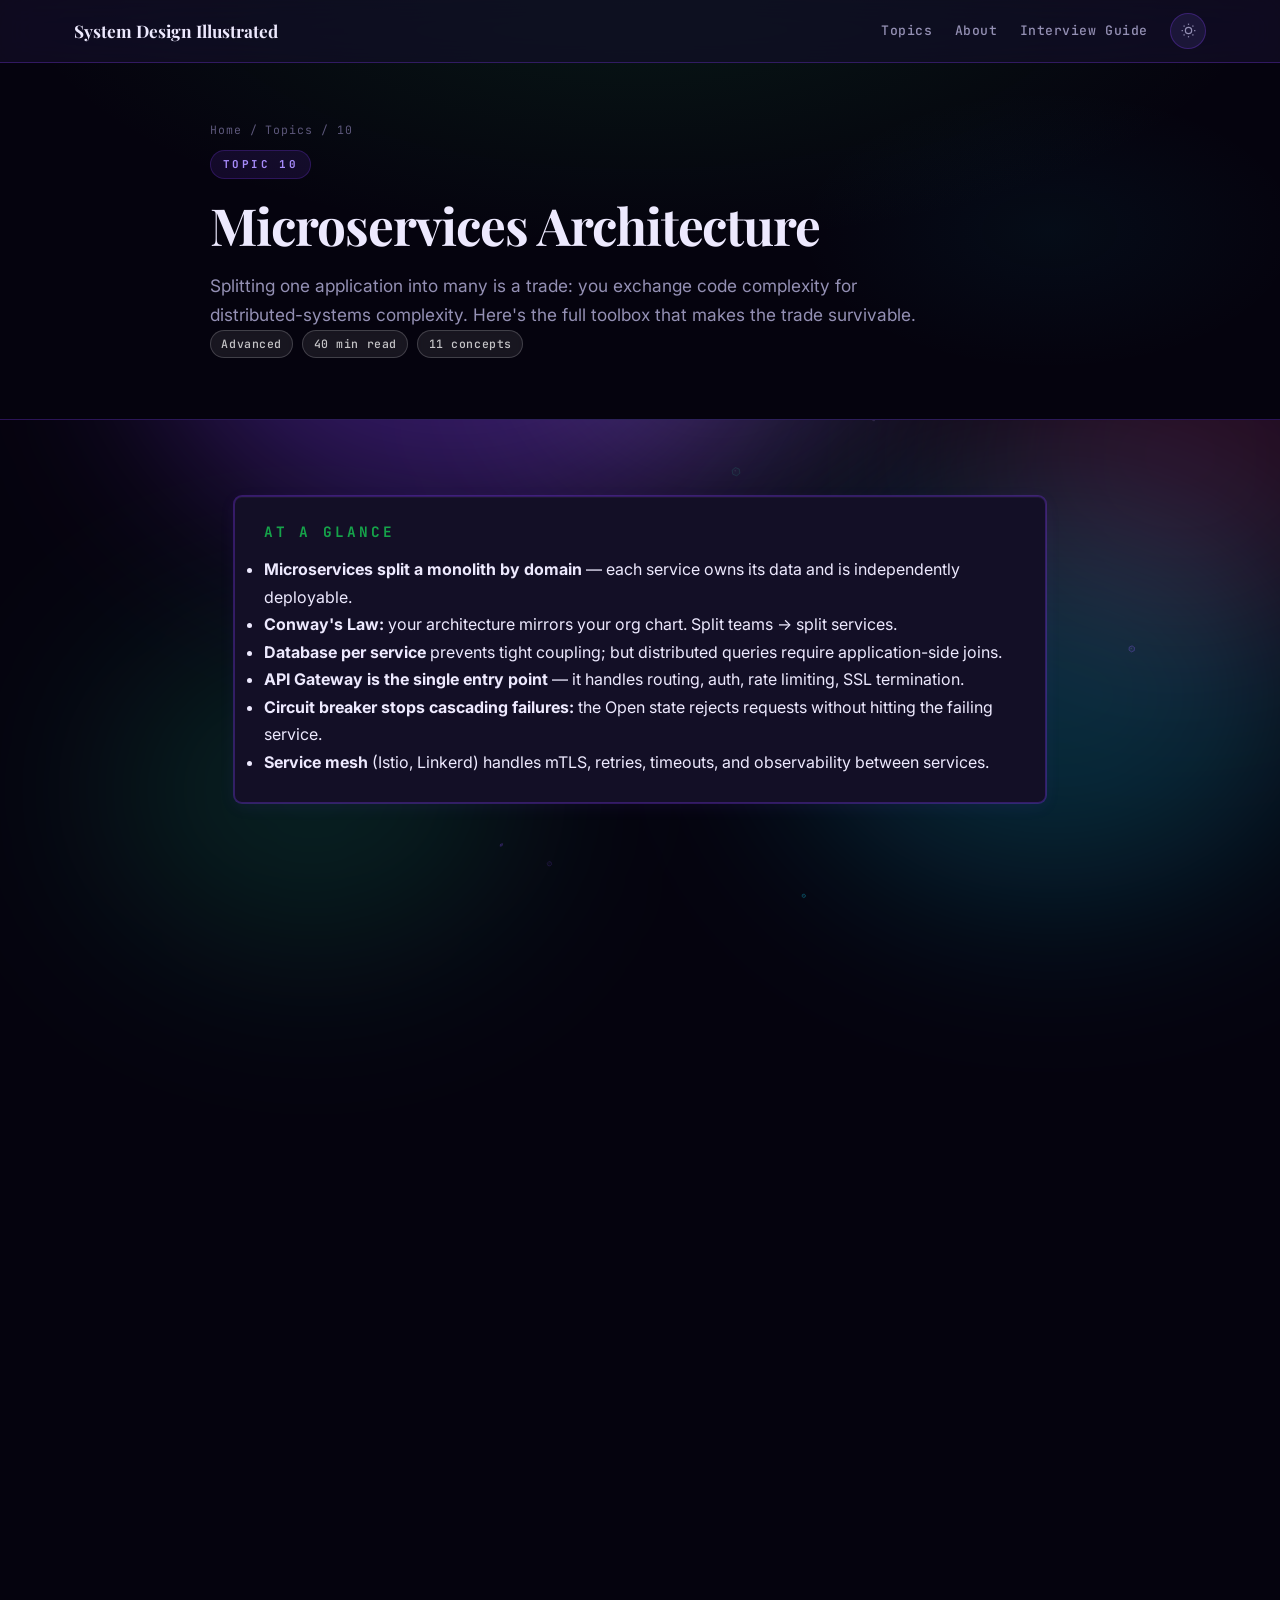
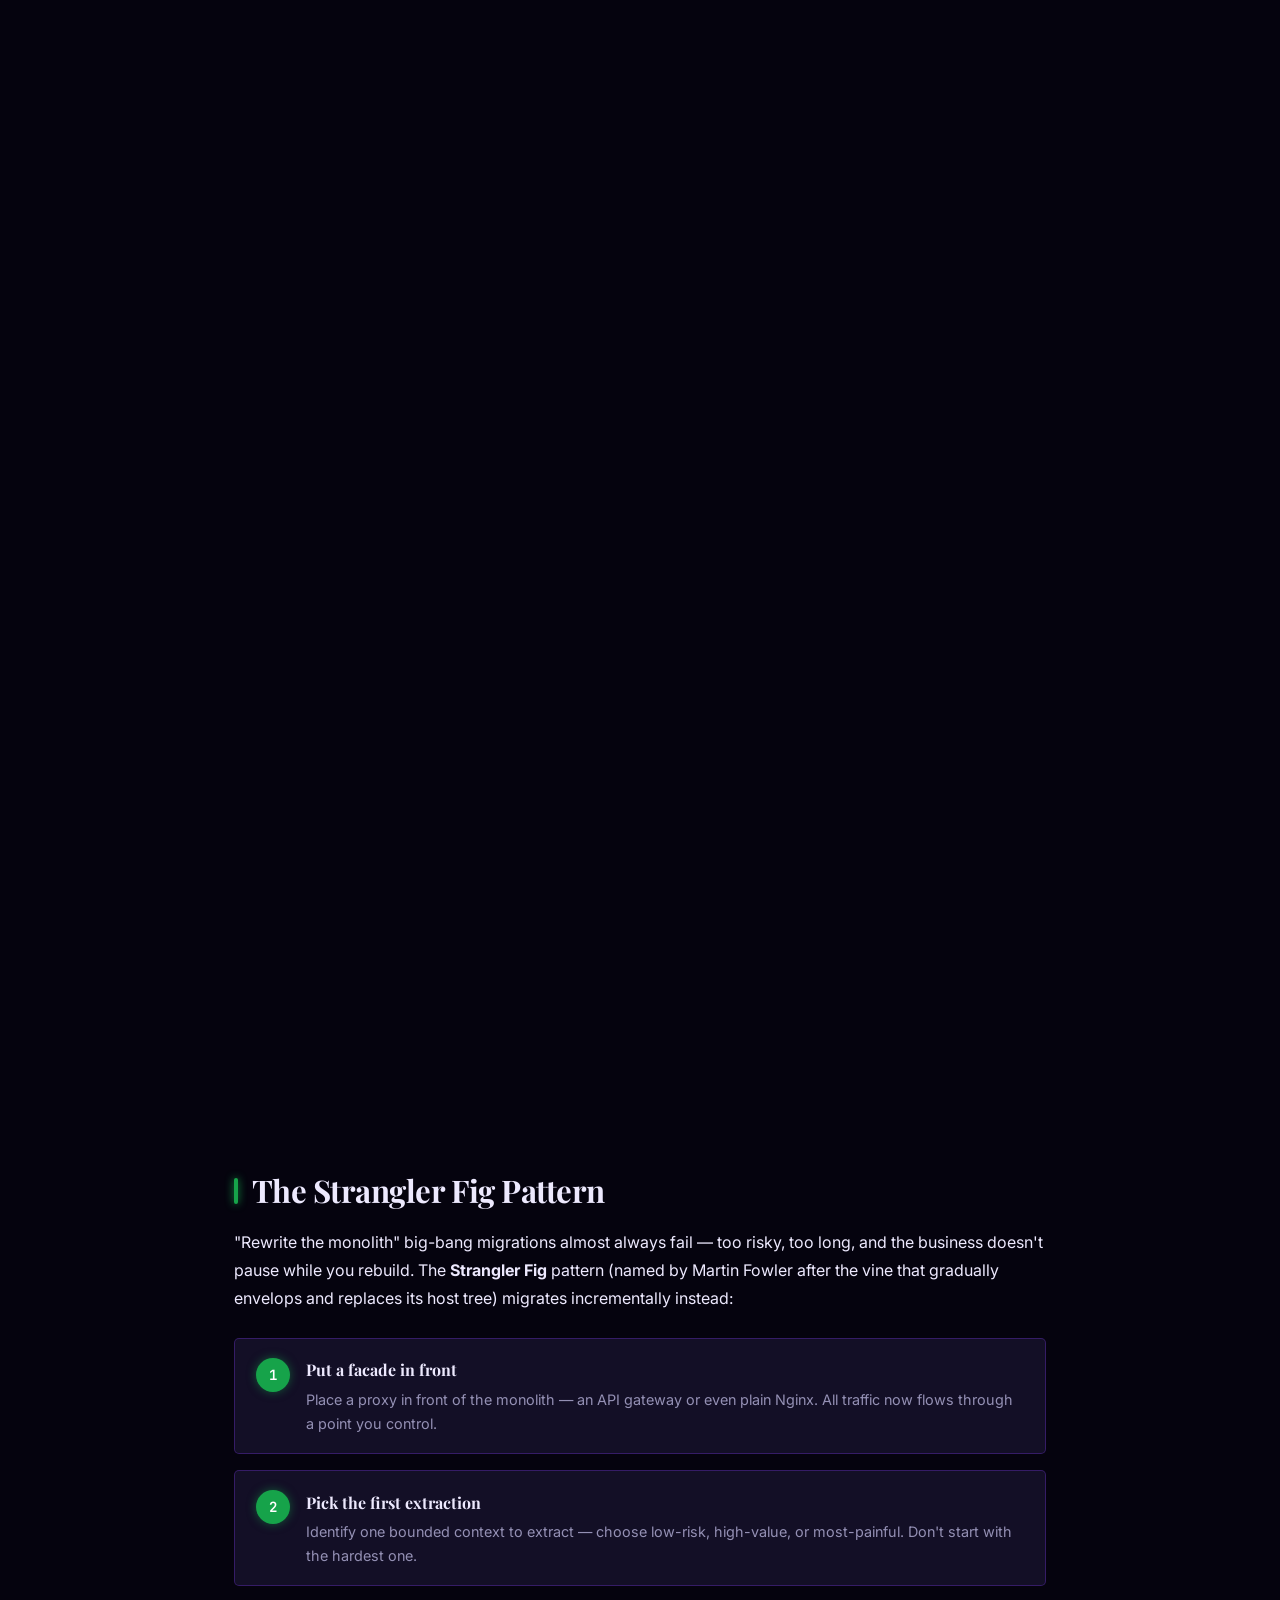
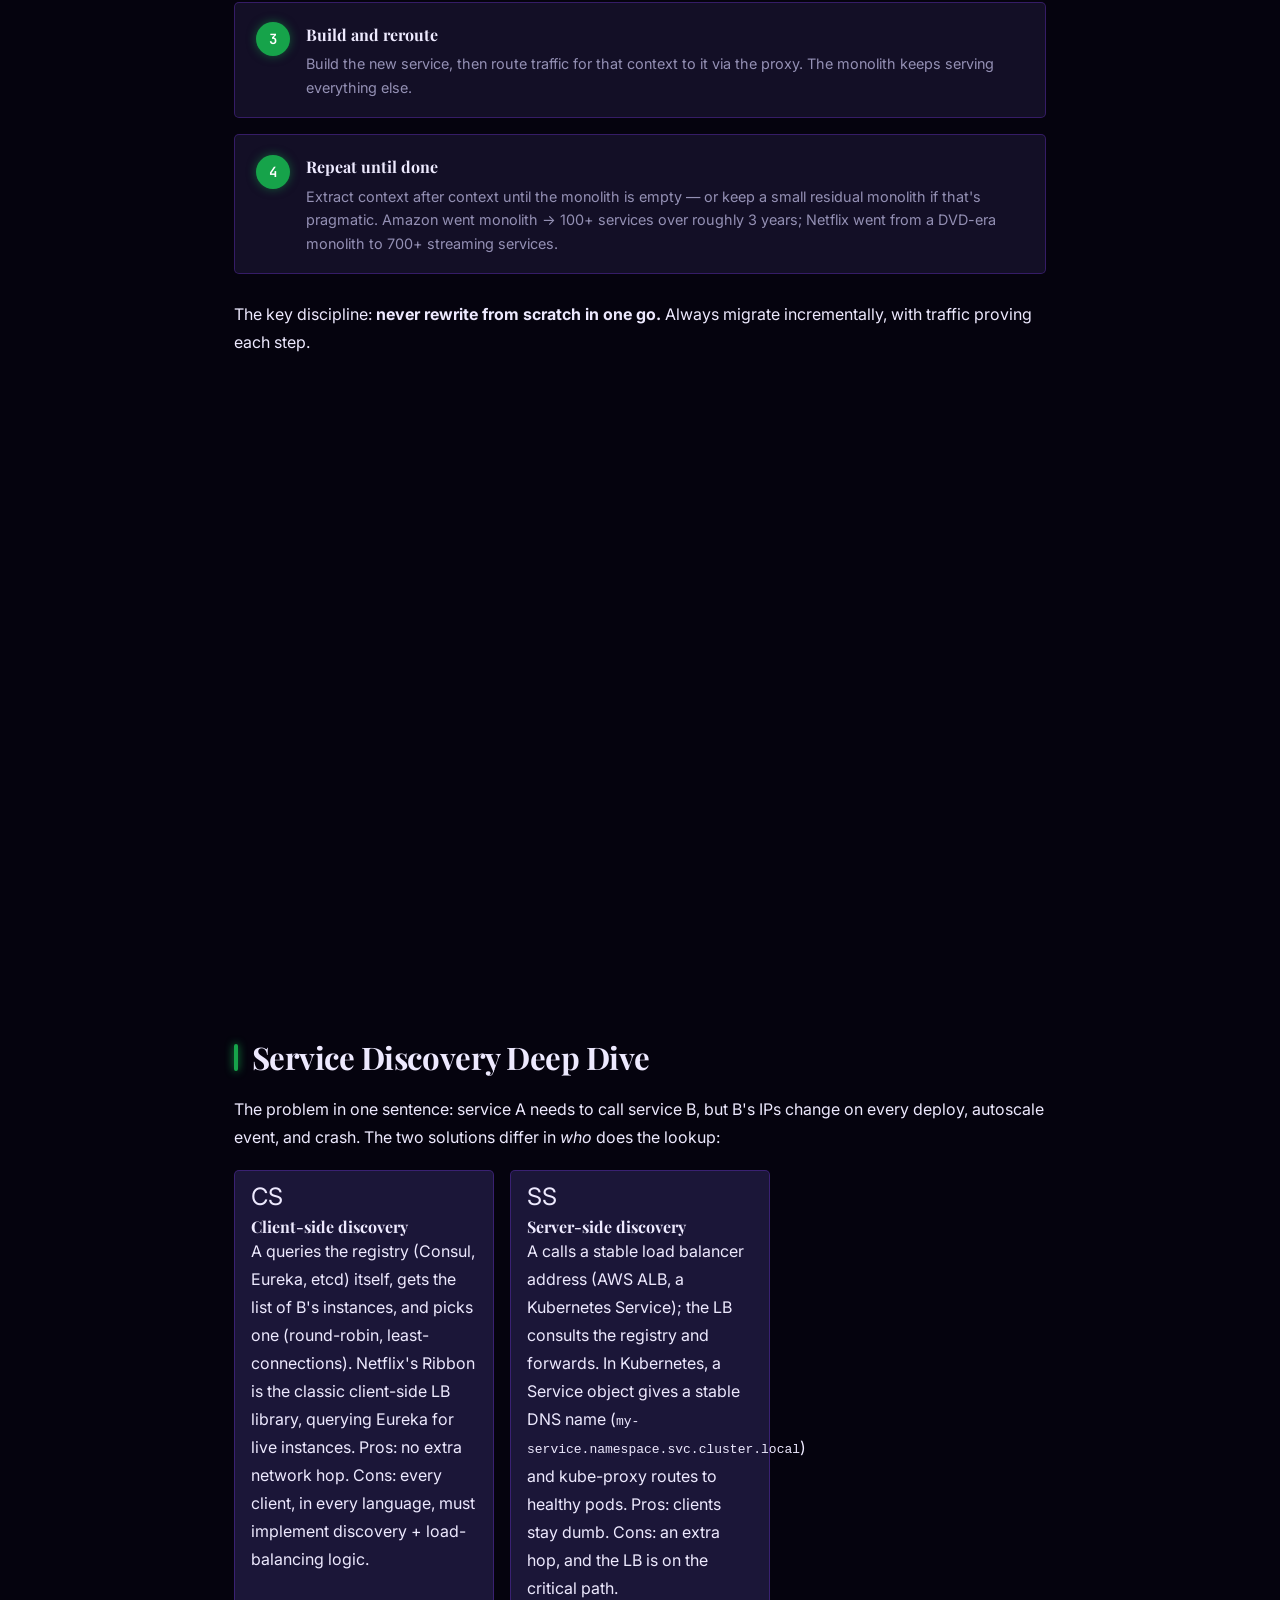
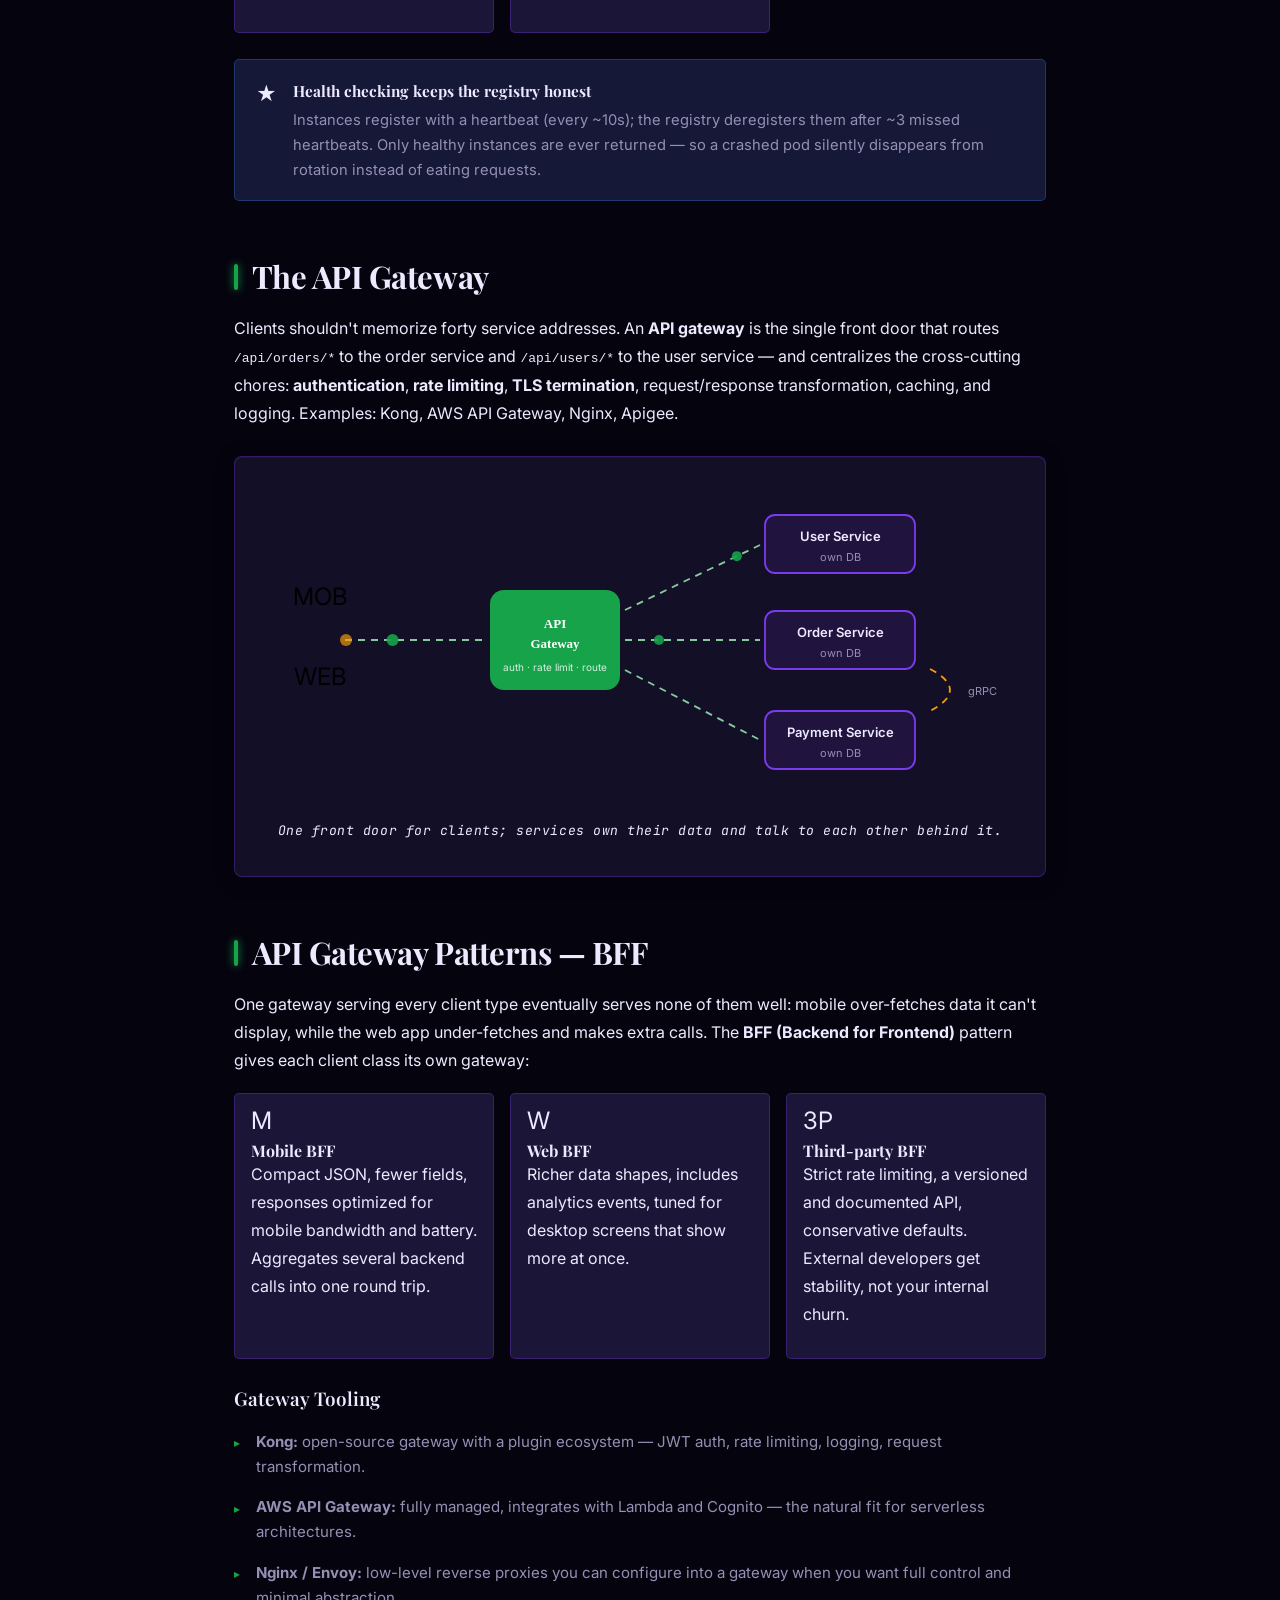
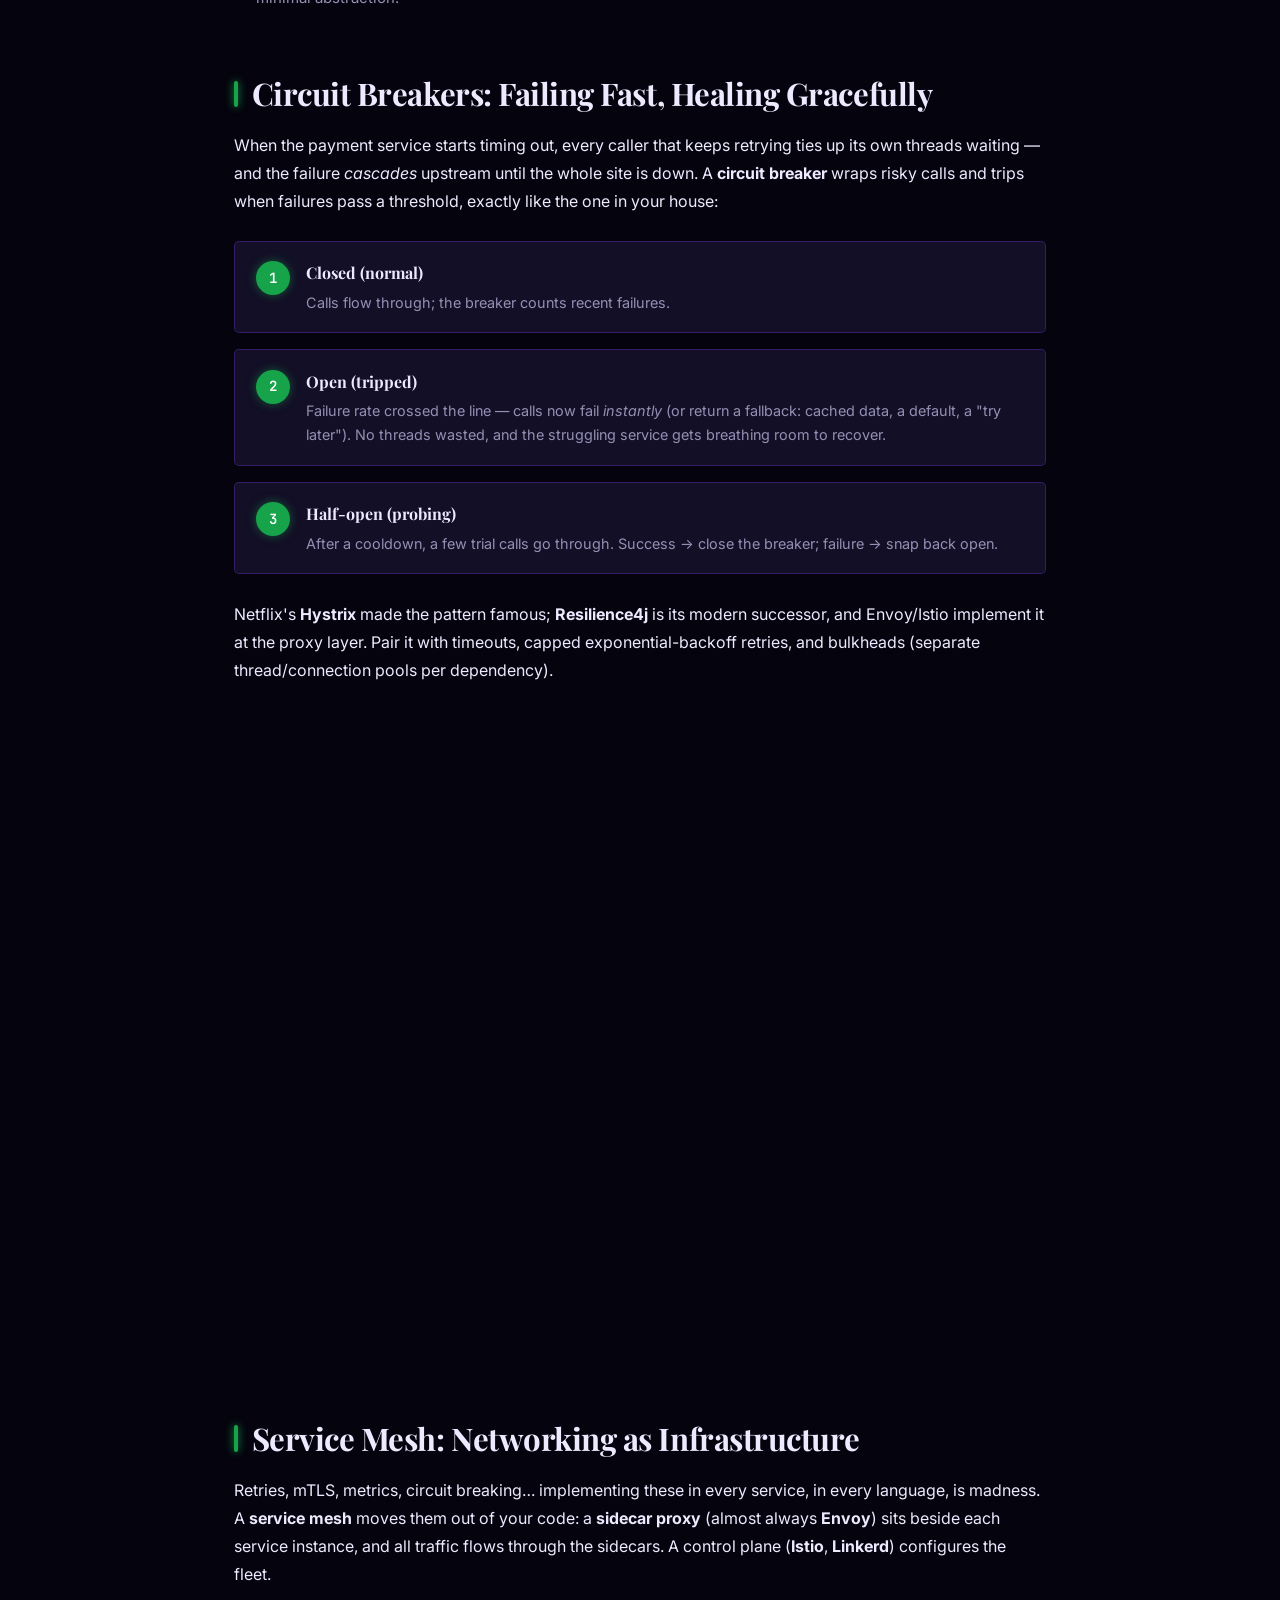
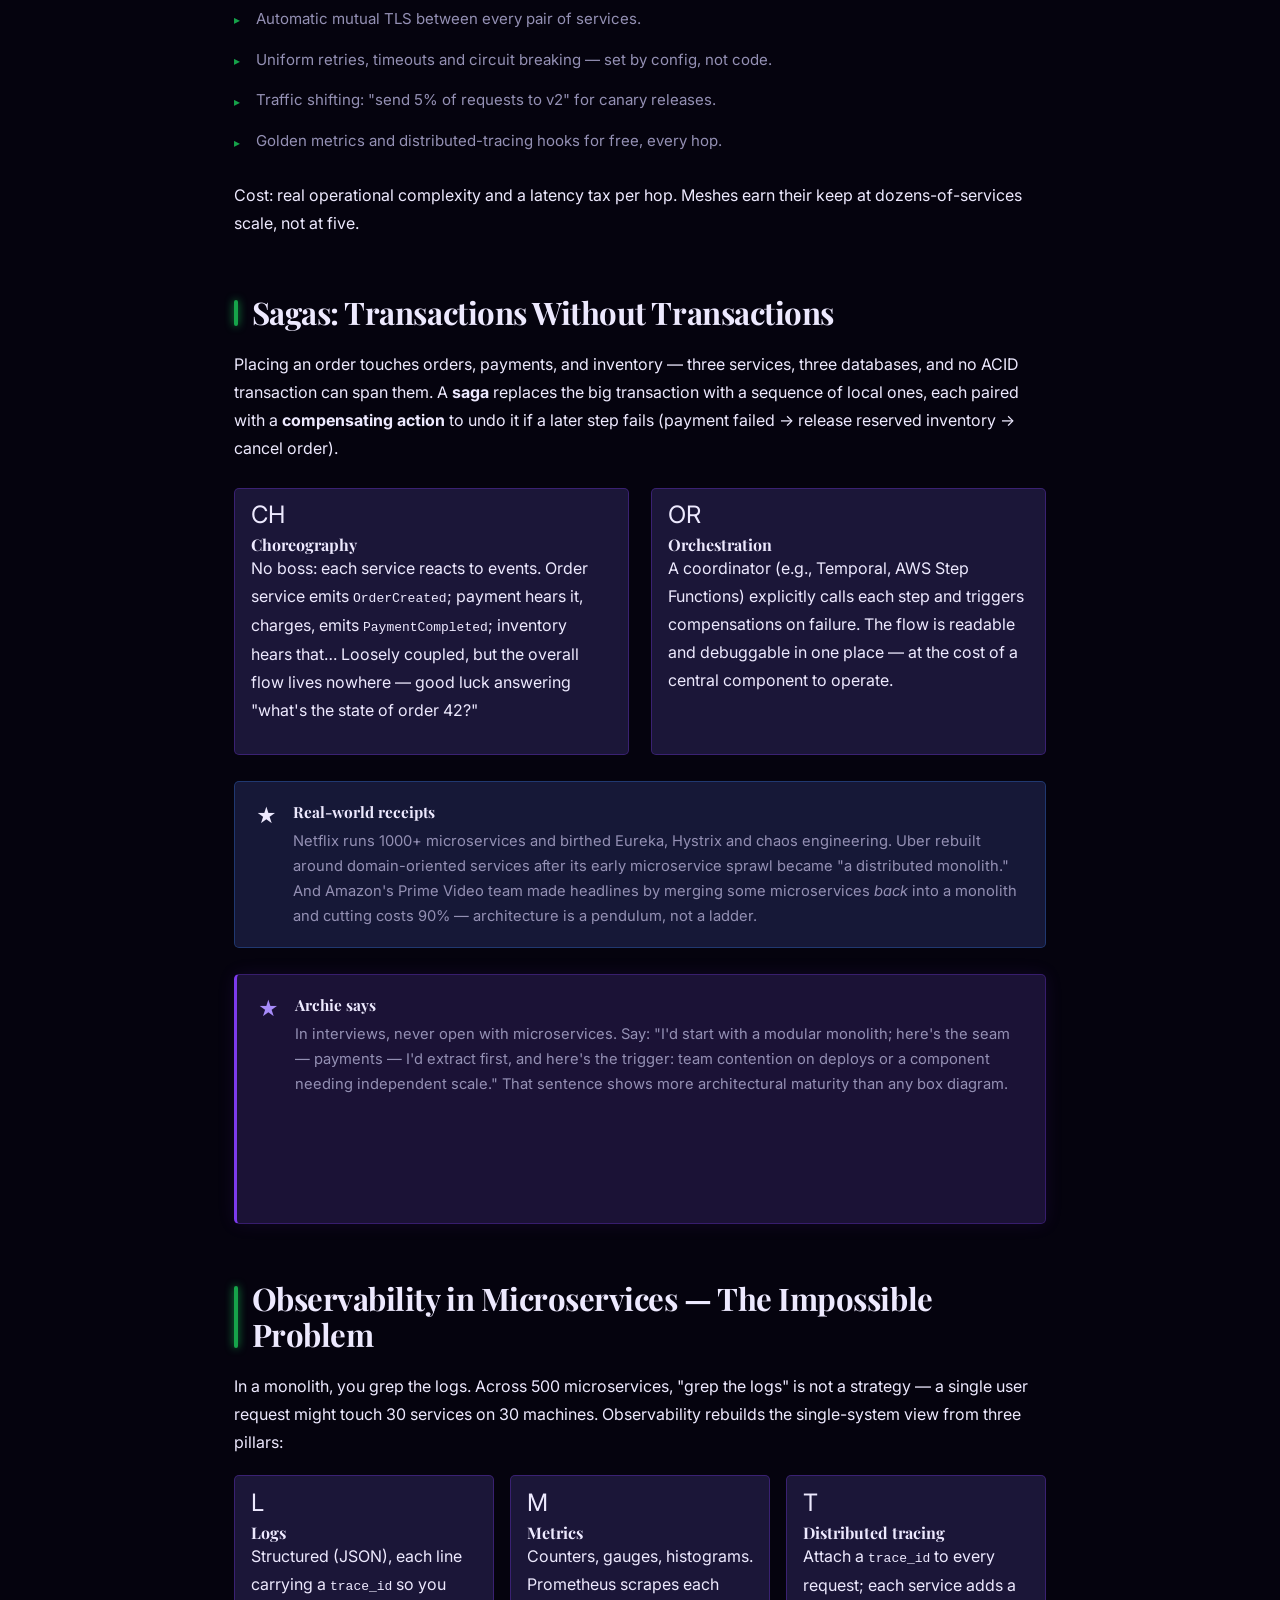
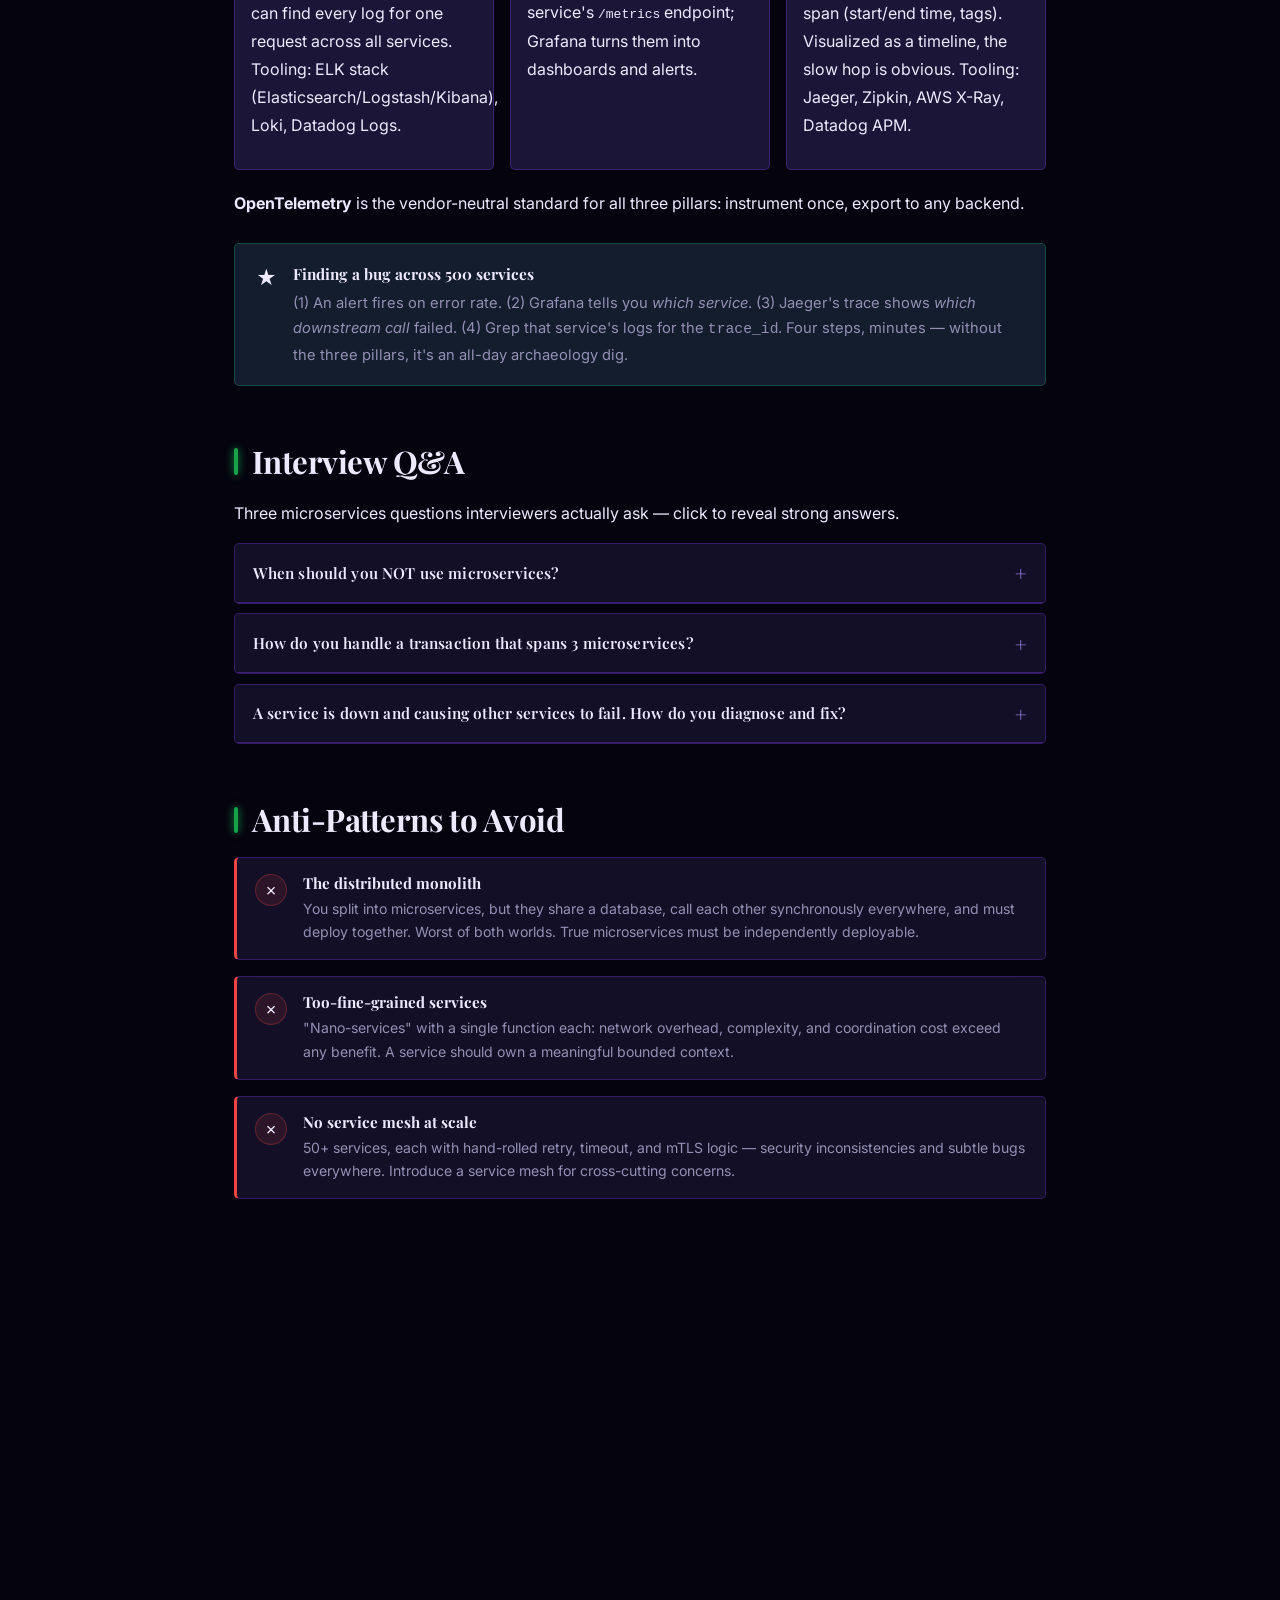
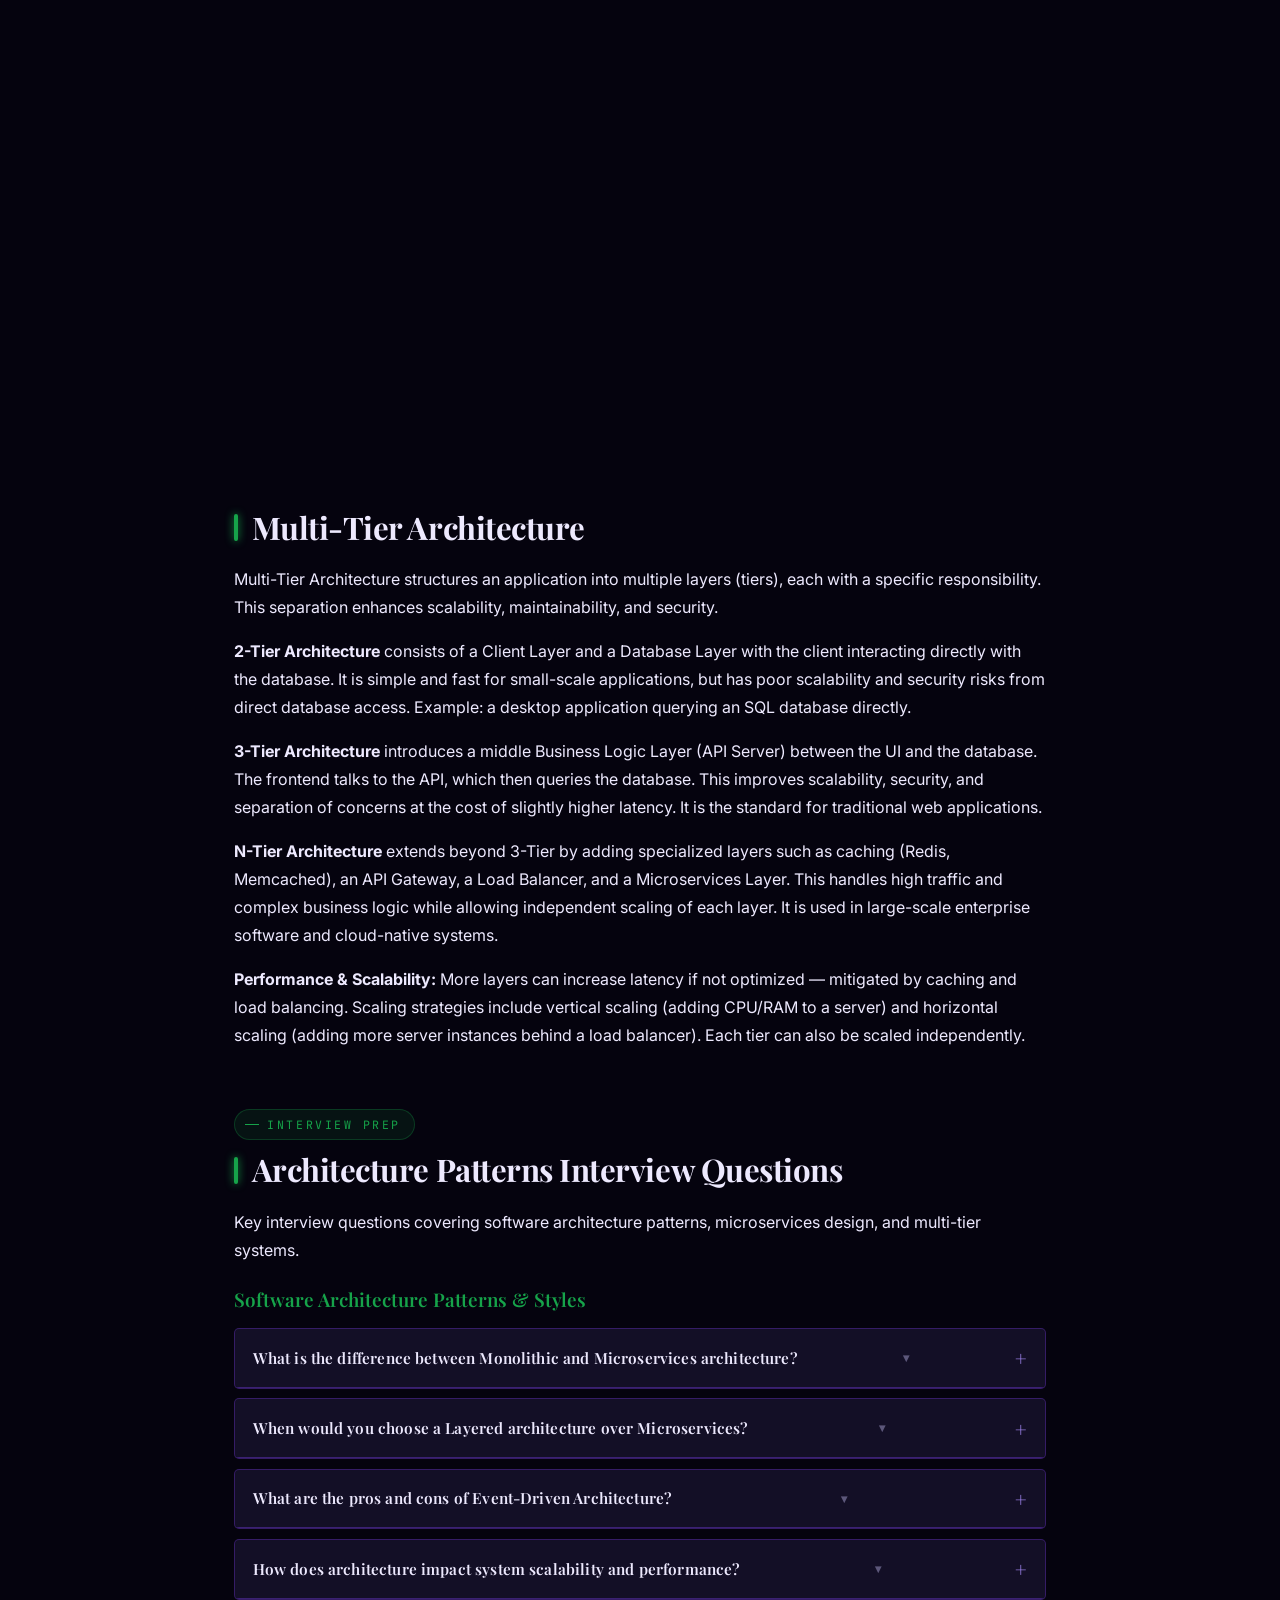
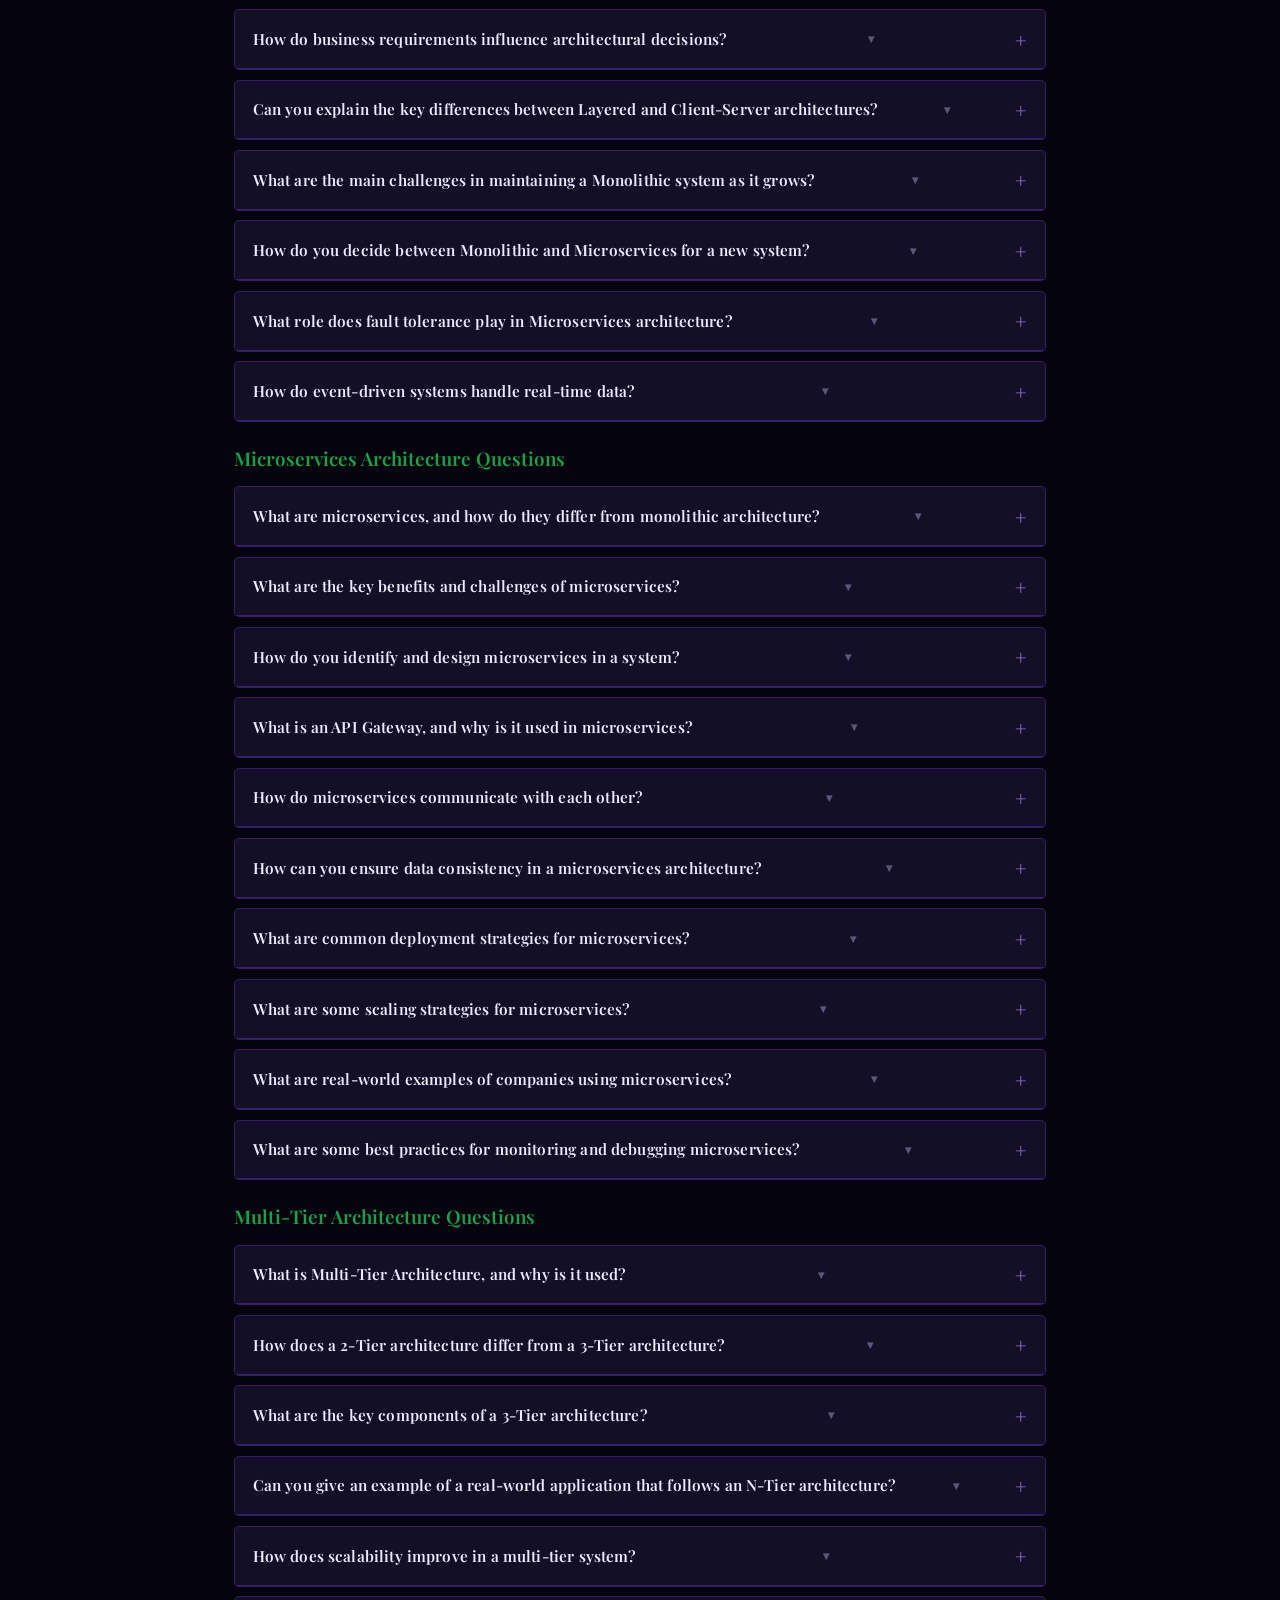
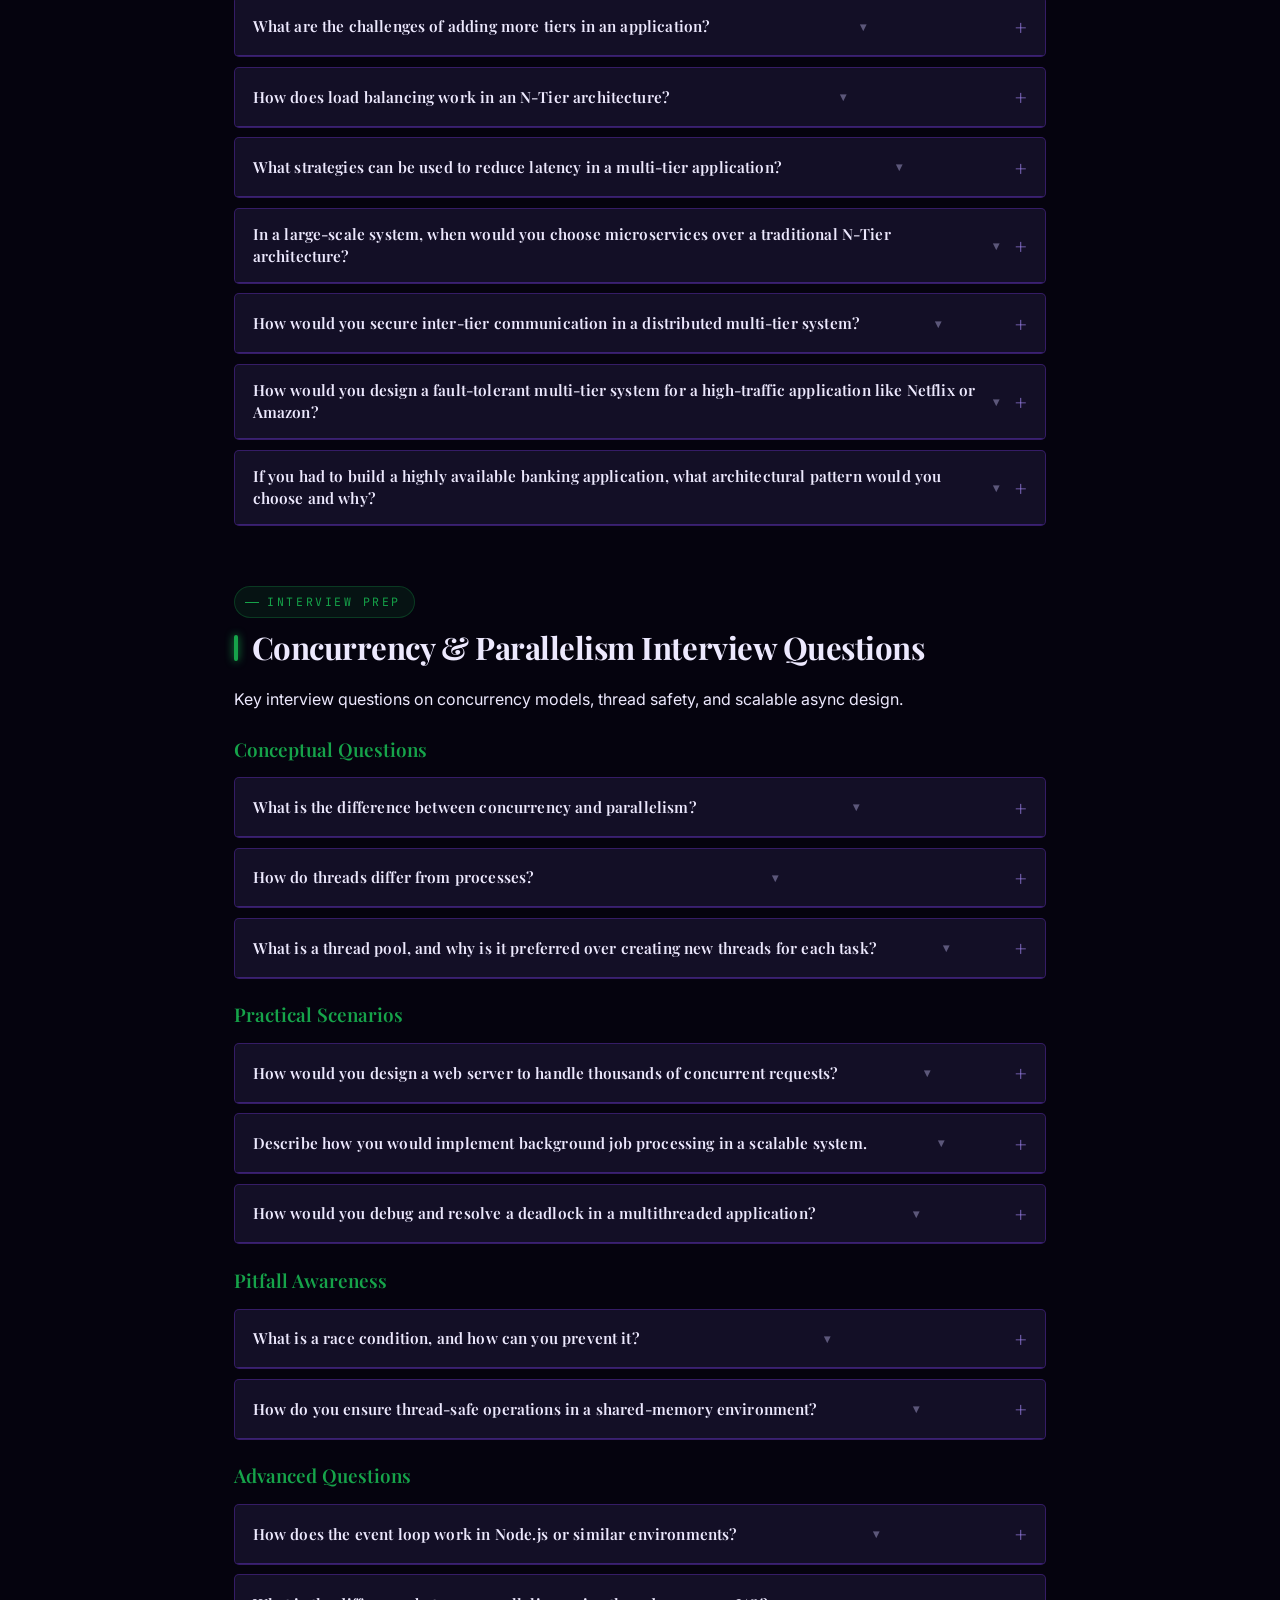
<file: topics/10-microservices.html>
<!DOCTYPE html>
<html lang="en">
<head>
<meta charset="UTF-8">
<meta name="viewport" content="width=device-width, initial-scale=1.0">
<title>Microservices Architecture — System Design Illustrated</title>
<meta name="description" content="Monolith vs microservices, service discovery, API gateways, circuit breakers, service meshes, and the saga pattern — with animated diagrams.">
<script>try{var t=localStorage.getItem('sdi-theme')||'dark';document.documentElement.setAttribute('data-theme',t)}catch(e){document.documentElement.setAttribute('data-theme','dark')}</script>
<link rel="stylesheet" href="../css/style.css">
</head>
<body data-topic="10" style="--topic-color:#16A34A">

<div class="reading-progress"></div>

<nav class="navbar">
 <div class="nav-inner">
 <a href="../index.html" class="logo"><span class="logo-text">System Design Illustrated</span></a>
 <div class="nav-links">
 <a href="../index.html#topics">Topics</a>
 <a href="../index.html#about">About</a>
 <a href="12-interview-guide.html">Interview Guide</a>
 <button class="theme-toggle" id="themeToggle" aria-label="Toggle dark mode">
 <svg class="icon-moon" width="15" height="15" viewBox="0 0 24 24" fill="none" stroke="currentColor" stroke-width="2"><path d="M21 12.79A9 9 0 1 1 11.21 3 7 7 0 0 0 21 12.79z"/></svg>
 <svg class="icon-sun" width="15" height="15" viewBox="0 0 24 24" fill="none" stroke="currentColor" stroke-width="2"><circle cx="12" cy="12" r="5"/><line x1="12" y1="1" x2="12" y2="3"/><line x1="12" y1="21" x2="12" y2="23"/><line x1="4.22" y1="4.22" x2="5.64" y2="5.64"/><line x1="18.36" y1="18.36" x2="19.78" y2="19.78"/><line x1="1" y1="12" x2="3" y2="12"/><line x1="21" y1="12" x2="23" y2="12"/><line x1="4.22" y1="19.78" x2="5.64" y2="18.36"/><line x1="18.36" y1="5.64" x2="19.78" y2="4.22"/></svg>
 </button>
 </div>
 </div>
</nav>

<header class="topic-header" style="--topic-color:#16A34A">
 <div class="topic-header-inner">
 <div class="breadcrumb"><a href="../index.html">Home</a> / Topics / 10</div>
 <div class="topic-num-big">TOPIC 10</div>
 <h1>Microservices Architecture </h1>
 <p class="subtitle">Splitting one application into many is a trade: you exchange code complexity for distributed-systems complexity. Here's the full toolbox that makes the trade survivable.</p>
 <div class="topic-meta"><span class="tag"> Advanced</span><span class="tag"> 40 min read</span><span class="tag"> 11 concepts</span></div>
 </div>
</header>

<main class="topic-body">

 <div class="at-a-glance">
 <h3>At a Glance</h3>
 <ul>
 <li><strong>Microservices split a monolith by domain</strong> — each service owns its data and is independently deployable.</li>
 <li><strong>Conway's Law:</strong> your architecture mirrors your org chart. Split teams &rarr; split services.</li>
 <li><strong>Database per service</strong> prevents tight coupling; but distributed queries require application-side joins.</li>
 <li><strong>API Gateway is the single entry point</strong> — it handles routing, auth, rate limiting, SSL termination.</li>
 <li><strong>Circuit breaker stops cascading failures:</strong> the Open state rejects requests without hitting the failing service.</li>
 <li><strong>Service mesh</strong> (Istio, Linkerd) handles mTLS, retries, timeouts, and observability between services.</li>
 </ul>
 </div>

 <section class="section-block reveal">
 <h2>Monolith vs Microservices</h2>
 <p>A <strong>monolith</strong> is one deployable unit containing all your features. It's gloriously simple: one repo, one deploy, function calls instead of network calls, real ACID transactions across every feature, and trivially easy local debugging. Most successful companies started here — and Shopify and Stack Overflow famously stayed (as well-modularized monoliths).</p>
 <p>The pain arrives with scale — of <em>teams</em> more than traffic. Fifty engineers in one codebase step on each other; one team's memory leak takes down everyone's features; you must scale (and deploy) the whole thing to scale any part of it.</p>
 <p><strong>Microservices</strong> split the system along business domains — a user service, an order service, a payment service — each with its own codebase, database, and deployment pipeline, communicating over the network.</p>
 <div class="two-col">
 <div class="mini-card"><span class="mc-icon">+</span><h4>What you gain</h4><p>Independent deploys (ship payments without touching search), per-service scaling (10 instances of orders, 2 of admin), team autonomy and tech freedom, and fault isolation — one service's crash isn't automatically everyone's outage.</p></div>
 <div class="mini-card"><span class="mc-icon">-</span><h4>What you pay</h4><p>Function calls become network calls (latency + failure modes), data consistency without cross-service transactions, debugging spans a dozen services (hello, distributed tracing), and serious DevOps overhead — CI/CD, monitoring and on-call per service.</p></div>
 </div>
 <div class="table-wrap">
 <table class="compare-table">
 <thead><tr><th></th><th>Monolith</th><th>Microservices</th></tr></thead>
 <tbody>
 <tr><td>Deployment</td><td>One unit — all or nothing</td><td>Per service, independent</td></tr>
 <tr><td>Scaling</td><td>Whole app together</td><td>Each service to its own load</td></tr>
 <tr><td>Transactions</td><td>Real ACID across features</td><td>Sagas &amp; eventual consistency</td></tr>
 <tr><td>Debugging</td><td>One stack trace</td><td>Distributed tracing required</td></tr>
 <tr><td>Team fit</td><td>One small/medium team</td><td>Many autonomous teams</td></tr>
 <tr><td>Ops overhead</td><td>Low</td><td>High (CI/CD, monitoring × N)</td></tr>
 </tbody>
 </table>
 </div>

 <div class="callout warn">
 <span class="co-icon">&#9733;</span>
 <div><strong>The honest heuristic</strong>
 <p>Microservices solve an <em>organizational</em> scaling problem more than a technical one. Under ~20 engineers, a modular monolith almost always wins. Amazon, Netflix, and Uber split because hundreds of teams couldn't share one deploy train — not because the code demanded it.</p></div>
 </div>
 </section>

 <section class="section-block reveal">
 <h2>Conway's Law and Service Boundaries</h2>
 <p>In 1967, Melvin Conway observed: <em>"organizations which design systems are constrained to produce designs which are copies of the communication structures of these organizations."</em> Your architecture mirrors your org chart whether you like it or not.</p>
 <p>The practical implication: if the payments team and the shipping team share a codebase, they <em>will</em> have integration conflicts. Split by team &rarr; split by service &rarr; fewer conflicts. Smart companies use this deliberately (the "Inverse Conway Maneuver"): design the org you want, and the architecture follows.</p>
 <h3>Finding Boundaries with Domain-Driven Design</h3>
 <ul class="key-points">
 <li><strong>Bounded context:</strong> an area where a particular model applies. Each bounded context maps to a service.</li>
 <li><strong>Same word, different models:</strong> "Order" in the Sales context has a <code>shipping_address</code>; "Order" in the Warehouse context has a <code>picking_list</code>. Forcing one shared Order model couples both teams to each other's changes.</li>
 <li><strong>Anti-corruption layer:</strong> when two bounded contexts must communicate, a translation layer at the boundary prevents one context's model from contaminating the other.</li>
 </ul>
 <div class="callout tip">
 <span class="co-icon">&#9733;</span>
 <div><strong>How to actually find service boundaries</strong>
 <p>Draw the entity-relationship diagram, then look for clusters with high internal cohesion and low external coupling — those are your services. The golden rule: <strong>if two things change together, they belong together.</strong></p></div>
 </div>
 </section>

 <section class="section-block reveal">
 <h2>The Strangler Fig Pattern</h2>
 <p>"Rewrite the monolith" big-bang migrations almost always fail — too risky, too long, and the business doesn't pause while you rebuild. The <strong>Strangler Fig</strong> pattern (named by Martin Fowler after the vine that gradually envelops and replaces its host tree) migrates incrementally instead:</p>
 <div class="steps">
 <div class="step-item"><div class="step-num">1</div><div><strong>Put a facade in front</strong><p>Place a proxy in front of the monolith — an API gateway or even plain Nginx. All traffic now flows through a point you control.</p></div></div>
 <div class="step-item"><div class="step-num">2</div><div><strong>Pick the first extraction</strong><p>Identify one bounded context to extract — choose low-risk, high-value, or most-painful. Don't start with the hardest one.</p></div></div>
 <div class="step-item"><div class="step-num">3</div><div><strong>Build and reroute</strong><p>Build the new service, then route traffic for that context to it via the proxy. The monolith keeps serving everything else.</p></div></div>
 <div class="step-item"><div class="step-num">4</div><div><strong>Repeat until done</strong><p>Extract context after context until the monolith is empty — or keep a small residual monolith if that's pragmatic. Amazon went monolith &rarr; 100+ services over roughly 3 years; Netflix went from a DVD-era monolith to 700+ streaming services.</p></div></div>
 </div>
 <p>The key discipline: <strong>never rewrite from scratch in one go.</strong> Always migrate incrementally, with traffic proving each step.</p>
 </section>

 <section class="section-block reveal">
 <h2>How Services Talk</h2>
 <p><strong>Synchronous</strong> (HTTP/gRPC): the caller waits for the answer. Simple to reason about, but it chains availabilities (Topic 03 math!) and couples deploy-time-independent services at runtime. <strong>Asynchronous</strong> (events on a queue/Kafka): the caller publishes a fact and moves on. Resilient and decoupled — but eventual consistency, and tracing "what happened to order 42" requires real observability tooling.</p>
 <p>Mature systems use both: synchronous for queries the user is waiting on, asynchronous for everything that can happen "shortly after."</p>
 </section>

 <section class="section-block reveal">
 <h2>Service Discovery</h2>
 <p>Service instances are cattle: they autoscale, crash, and move IPs constantly. <strong>Service discovery</strong> answers "where is the order service <em>right now</em>?" via a <strong>registry</strong> (Consul, Eureka, etcd, or Kubernetes' built-in DNS) that instances register with on boot (and heartbeat to stay listed).</p>
 <ul>
 <li><strong>Client-side discovery:</strong> the calling service queries the registry itself and picks an instance (Netflix's Eureka + Ribbon pattern). Fewer hops; discovery logic in every client.</li>
 <li><strong>Server-side discovery:</strong> the caller hits a stable LB/router address, which consults the registry (AWS ALB + ECS, Kubernetes Services). Dumb clients; one more hop.</li>
 </ul>
 </section>

 <section class="section-block reveal">
 <h2>Service Discovery Deep Dive</h2>
 <p>The problem in one sentence: service A needs to call service B, but B's IPs change on every deploy, autoscale event, and crash. The two solutions differ in <em>who</em> does the lookup:</p>
 <div class="cards-grid">
 <div class="mini-card"><span class="mc-icon">CS</span><h4>Client-side discovery</h4><p>A queries the registry (Consul, Eureka, etcd) itself, gets the list of B's instances, and picks one (round-robin, least-connections). Netflix's Ribbon is the classic client-side LB library, querying Eureka for live instances. Pros: no extra network hop. Cons: every client, in every language, must implement discovery + load-balancing logic.</p></div>
 <div class="mini-card"><span class="mc-icon">SS</span><h4>Server-side discovery</h4><p>A calls a stable load balancer address (AWS ALB, a Kubernetes Service); the LB consults the registry and forwards. In Kubernetes, a Service object gives a stable DNS name (<code>my-service.namespace.svc.cluster.local</code>) and kube-proxy routes to healthy pods. Pros: clients stay dumb. Cons: an extra hop, and the LB is on the critical path.</p></div>
 </div>
 <div class="callout info">
 <span class="co-icon">&#9733;</span>
 <div><strong>Health checking keeps the registry honest</strong>
 <p>Instances register with a heartbeat (every ~10s); the registry deregisters them after ~3 missed heartbeats. Only healthy instances are ever returned — so a crashed pod silently disappears from rotation instead of eating requests.</p></div>
 </div>
 </section>

 <section class="section-block reveal">
 <h2>The API Gateway</h2>
 <p>Clients shouldn't memorize forty service addresses. An <strong>API gateway</strong> is the single front door that routes <code>/api/orders/*</code> to the order service and <code>/api/users/*</code> to the user service — and centralizes the cross-cutting chores: <strong>authentication</strong>, <strong>rate limiting</strong>, <strong>TLS termination</strong>, request/response transformation, caching, and logging. Examples: Kong, AWS API Gateway, Nginx, Apigee.</p>

 <div class="diagram-box">
 <svg viewBox="0 0 740 320" role="img" aria-label="Clients call an API gateway which routes requests to user, order, and payment microservices; the order service talks to payment">
 <!-- clients -->
 <text x="50" y="120" text-anchor="middle" style="font-size:24px">MOB</text>
 <text x="50" y="200" text-anchor="middle" style="font-size:24px">WEB</text>
 <!-- arrows to gateway -->
 <line x1="75" y1="155" x2="215" y2="155" class="svg-line svg-dash" style="stroke:#86CB9D"/>
 <circle cx="90" cy="155" r="6" class="pkt pkt-1" style="fill:#16A34A"/>
 <circle cx="90" cy="155" r="6" class="pkt pkt-1" style="fill:#F59E0B;animation-delay:1.2s"/>
 <!-- gateway -->
 <rect x="220" y="105" width="130" height="100" rx="14" style="fill:#16A34A"/>
 <text x="285" y="143" text-anchor="middle" style="fill:#fff;font-family:Poppins;font-weight:700;font-size:13px"> API</text>
 <text x="285" y="163" text-anchor="middle" style="fill:#fff;font-family:Poppins;font-weight:700;font-size:13px">Gateway</text>
 <text x="285" y="186" text-anchor="middle" style="fill:#D3F2DD;font-size:10px;font-family:Inter">auth · rate limit · route</text>
 <!-- routes -->
 <line x1="355" y1="125" x2="490" y2="60" class="svg-line svg-dash" style="stroke:#86CB9D"/>
 <line x1="355" y1="155" x2="490" y2="155" class="svg-line svg-dash" style="stroke:#86CB9D"/>
 <line x1="355" y1="185" x2="490" y2="255" class="svg-line svg-dash" style="stroke:#86CB9D"/>
 <circle cx="375" cy="116" r="5" class="pkt pkt-1" style="fill:#16A34A;animation-delay:.4s"/>
 <circle cx="375" cy="155" r="5" class="pkt pkt-1" style="fill:#16A34A;animation-delay:1s"/>
 <circle cx="375" cy="192" r="5" class="pkt pkt-1" style="fill:#16A34A;animation-delay:1.6s"/>
 <!-- services -->
 <g class="bob"><rect x="495" y="30" width="150" height="58" rx="10" class="svg-box-p"/><text x="570" y="56" text-anchor="middle" class="svg-label">User Service</text><text x="570" y="76" text-anchor="middle" class="svg-soft">own DB </text></g>
 <g class="bob" style="animation-delay:.5s"><rect x="495" y="126" width="150" height="58" rx="10" class="svg-box-p"/><text x="570" y="152" text-anchor="middle" class="svg-label">Order Service</text><text x="570" y="172" text-anchor="middle" class="svg-soft">own DB </text></g>
 <g class="bob" style="animation-delay:1s"><rect x="495" y="226" width="150" height="58" rx="10" class="svg-box-p"/><text x="570" y="252" text-anchor="middle" class="svg-label">Payment Service</text><text x="570" y="272" text-anchor="middle" class="svg-soft">own DB </text></g>
 <!-- inter-service call -->
 <path d="M 660 184 Q 700 205 660 226" fill="none" class="svg-line svg-dash" style="stroke:#F59E0B"/>
 <text x="712" y="210" text-anchor="middle" class="svg-soft">gRPC</text>
 </svg>
 <p class="diagram-caption">One front door for clients; services own their data and talk to each other behind it.</p>
 </div>
 </section>

 <section class="section-block reveal">
 <h2>API Gateway Patterns — BFF</h2>
 <p>One gateway serving every client type eventually serves none of them well: mobile over-fetches data it can't display, while the web app under-fetches and makes extra calls. The <strong>BFF (Backend for Frontend)</strong> pattern gives each client class its own gateway:</p>
 <div class="cards-grid">
 <div class="mini-card"><span class="mc-icon">M</span><h4>Mobile BFF</h4><p>Compact JSON, fewer fields, responses optimized for mobile bandwidth and battery. Aggregates several backend calls into one round trip.</p></div>
 <div class="mini-card"><span class="mc-icon">W</span><h4>Web BFF</h4><p>Richer data shapes, includes analytics events, tuned for desktop screens that show more at once.</p></div>
 <div class="mini-card"><span class="mc-icon">3P</span><h4>Third-party BFF</h4><p>Strict rate limiting, a versioned and documented API, conservative defaults. External developers get stability, not your internal churn.</p></div>
 </div>
 <h3>Gateway Tooling</h3>
 <ul class="key-points">
 <li><strong>Kong:</strong> open-source gateway with a plugin ecosystem — JWT auth, rate limiting, logging, request transformation.</li>
 <li><strong>AWS API Gateway:</strong> fully managed, integrates with Lambda and Cognito — the natural fit for serverless architectures.</li>
 <li><strong>Nginx / Envoy:</strong> low-level reverse proxies you can configure into a gateway when you want full control and minimal abstraction.</li>
 </ul>
 </section>

 <section class="section-block reveal">
 <h2>Circuit Breakers: Failing Fast, Healing Gracefully</h2>
 <p>When the payment service starts timing out, every caller that keeps retrying ties up its own threads waiting — and the failure <em>cascades</em> upstream until the whole site is down. A <strong>circuit breaker</strong> wraps risky calls and trips when failures pass a threshold, exactly like the one in your house:</p>
 <div class="steps">
 <div class="step-item"><div class="step-num">1</div><div><strong>Closed (normal)</strong><p>Calls flow through; the breaker counts recent failures.</p></div></div>
 <div class="step-item"><div class="step-num">2</div><div><strong>Open (tripped)</strong><p>Failure rate crossed the line — calls now fail <em>instantly</em> (or return a fallback: cached data, a default, a "try later"). No threads wasted, and the struggling service gets breathing room to recover.</p></div></div>
 <div class="step-item"><div class="step-num">3</div><div><strong>Half-open (probing)</strong><p>After a cooldown, a few trial calls go through. Success → close the breaker; failure → snap back open.</p></div></div>
 </div>
 <p>Netflix's <strong>Hystrix</strong> made the pattern famous; <strong>Resilience4j</strong> is its modern successor, and Envoy/Istio implement it at the proxy layer. Pair it with timeouts, capped exponential-backoff retries, and bulkheads (separate thread/connection pools per dependency).</p>
 </section>

 <section class="section-block reveal">
 <h2>Circuit Breaker — Stopping the Cascade</h2>
 <p>Worth dwelling on <em>why</em> the cascade happens: Service A calls B, which calls C (broken). A's thread pool fills with threads waiting on B, which is waiting on C. A stops answering its own callers; <em>their</em> thread pools fill. One broken leaf service has now taken down the whole tree. The breaker's job is to cut that chain at the first link.</p>
 <ul class="key-points">
 <li><strong>Thresholds in practice:</strong> open the circuit when the failure rate exceeds 50% over the last 10 requests, or after 5 consecutive failures. Tune to the dependency's normal error profile.</li>
 <li><strong>Open means instant rejection:</strong> while open, calls fail in microseconds without touching the failing service — no threads parked, and the struggling service gets room to recover.</li>
 <li><strong>Half-open is the probe:</strong> after a cooldown, let one test request through. Success &rarr; close; failure &rarr; snap back open.</li>
 </ul>
 <h3>Fallbacks: Never Just Error</h3>
 <p>What do you return while the circuit is open? In order of preference: (1) <strong>cached stale data</strong> — yesterday's recommendations beat no recommendations; (2) a <strong>default or empty response</strong>; (3) an explicit <strong>degraded mode</strong> ("recommendations unavailable right now"). The goal is graceful degradation, never a raw error page.</p>
 <p><strong>Libraries:</strong> Hystrix (Netflix's original, now in maintenance), Resilience4j (Java), Polly (.NET) — every ecosystem has one. <strong>How Netflix uses it:</strong> every downstream call is wrapped. If the recommendation service fails, users see generic popular titles — content, not an error page. Most users never notice anything happened.</p>
 </section>

 <section class="section-block reveal">
 <h2>Service Mesh: Networking as Infrastructure</h2>
 <p>Retries, mTLS, metrics, circuit breaking… implementing these in every service, in every language, is madness. A <strong>service mesh</strong> moves them out of your code: a <strong>sidecar proxy</strong> (almost always <strong>Envoy</strong>) sits beside each service instance, and all traffic flows through the sidecars. A control plane (<strong>Istio</strong>, <strong>Linkerd</strong>) configures the fleet.</p>
 <ul class="key-points">
 <li>Automatic mutual TLS between every pair of services.</li>
 <li>Uniform retries, timeouts and circuit breaking — set by config, not code.</li>
 <li>Traffic shifting: "send 5% of requests to v2" for canary releases.</li>
 <li>Golden metrics and distributed-tracing hooks for free, every hop.</li>
 </ul>
 <p>Cost: real operational complexity and a latency tax per hop. Meshes earn their keep at dozens-of-services scale, not at five.</p>
 </section>

 <section class="section-block reveal">
 <h2>Sagas: Transactions Without Transactions</h2>
 <p>Placing an order touches orders, payments, and inventory — three services, three databases, and no ACID transaction can span them. A <strong>saga</strong> replaces the big transaction with a sequence of local ones, each paired with a <strong>compensating action</strong> to undo it if a later step fails (payment failed → release reserved inventory → cancel order).</p>
 <div class="two-col">
 <div class="mini-card"><span class="mc-icon">CH</span><h4>Choreography</h4><p>No boss: each service reacts to events. Order service emits <code>OrderCreated</code>; payment hears it, charges, emits <code>PaymentCompleted</code>; inventory hears that… Loosely coupled, but the overall flow lives nowhere — good luck answering "what's the state of order 42?"</p></div>
 <div class="mini-card"><span class="mc-icon">OR</span><h4>Orchestration</h4><p>A coordinator (e.g., Temporal, AWS Step Functions) explicitly calls each step and triggers compensations on failure. The flow is readable and debuggable in one place — at the cost of a central component to operate.</p></div>
 </div>

 <div class="callout info">
 <span class="co-icon">&#9733;</span>
 <div><strong>Real-world receipts</strong>
 <p>Netflix runs 1000+ microservices and birthed Eureka, Hystrix and chaos engineering. Uber rebuilt around domain-oriented services after its early microservice sprawl became "a distributed monolith." And Amazon's Prime Video team made headlines by merging some microservices <em>back</em> into a monolith and cutting costs 90% — architecture is a pendulum, not a ladder.</p></div>
 </div>

 <div class="callout archie">
 <span class="co-icon">&#9733;</span>
 <div><strong>Archie says</strong>
 <p>In interviews, never open with microservices. Say: "I'd start with a modular monolith; here's the seam — payments — I'd extract first, and here's the trigger: team contention on deploys or a component needing independent scale." That sentence shows more architectural maturity than any box diagram.</p></div>
 </div>
 </section>

 <section class="section-block reveal">
 <h2>Observability in Microservices — The Impossible Problem</h2>
 <p>In a monolith, you grep the logs. Across 500 microservices, "grep the logs" is not a strategy — a single user request might touch 30 services on 30 machines. Observability rebuilds the single-system view from three pillars:</p>
 <div class="cards-grid">
 <div class="mini-card"><span class="mc-icon">L</span><h4>Logs</h4><p>Structured (JSON), each line carrying a <code>trace_id</code> so you can find every log for one request across all services. Tooling: ELK stack (Elasticsearch/Logstash/Kibana), Loki, Datadog Logs.</p></div>
 <div class="mini-card"><span class="mc-icon">M</span><h4>Metrics</h4><p>Counters, gauges, histograms. Prometheus scrapes each service's <code>/metrics</code> endpoint; Grafana turns them into dashboards and alerts.</p></div>
 <div class="mini-card"><span class="mc-icon">T</span><h4>Distributed tracing</h4><p>Attach a <code>trace_id</code> to every request; each service adds a span (start/end time, tags). Visualized as a timeline, the slow hop is obvious. Tooling: Jaeger, Zipkin, AWS X-Ray, Datadog APM.</p></div>
 </div>
 <p><strong>OpenTelemetry</strong> is the vendor-neutral standard for all three pillars: instrument once, export to any backend.</p>
 <div class="callout tip">
 <span class="co-icon">&#9733;</span>
 <div><strong>Finding a bug across 500 services</strong>
 <p>(1) An alert fires on error rate. (2) Grafana tells you <em>which service</em>. (3) Jaeger's trace shows <em>which downstream call</em> failed. (4) Grep that service's logs for the <code>trace_id</code>. Four steps, minutes — without the three pillars, it's an all-day archaeology dig.</p></div>
 </div>
 </section>

 <section class="section-block reveal">
 <h2>Interview Q&amp;A</h2>
 <p>Three microservices questions interviewers actually ask — click to reveal strong answers.</p>
 <div class="qa-list">
 <div class="qa-item">
 <button class="qa-question">When should you NOT use microservices?</button>
 <div class="qa-answer">
 <p>Early-stage startups: the coordination overhead is not worth it with 5 engineers and 1000 users. Monolith first — deploy fast, iterate fast, find product-market fit. Skip microservices when team size &lt; 10, release frequency &lt; weekly, or the domain model isn't well understood yet (you'll draw the wrong boundaries). Microservices shine when: independent teams need independent deployment, specific services need independent scaling, regulatory isolation is required (PCI scope), or the monolith is causing genuine deployment bottlenecks. Rule of thumb: don't start with microservices, but know when to split.</p>
 </div>
 </div>
 <div class="qa-item">
 <button class="qa-question">How do you handle a transaction that spans 3 microservices?</button>
 <div class="qa-answer">
 <p>There are no distributed ACID transactions — use the Saga pattern. (1) <strong>Orchestration saga:</strong> a central coordinator tells Order Service to create the order &rarr; Payment Service to charge &rarr; Inventory Service to reserve. Each step has a compensating transaction on failure (cancel order, refund payment). (2) <strong>Choreography saga:</strong> each service emits events and downstream services react: OrderCreated &rarr; PaymentService charges &rarr; PaymentSucceeded &rarr; InventoryService reserves &rarr; ItemsReserved &rarr; ShippingService schedules. On failure: InventoryReservationFailed &rarr; PaymentService refunds &rarr; OrderService cancels. Downsides to name: no immediate consistency, and complex failure scenarios require carefully designed compensating transactions.</p>
 </div>
 </div>
 <div class="qa-item">
 <button class="qa-question">A service is down and causing other services to fail. How do you diagnose and fix?</button>
 <div class="qa-answer">
 <p><strong>Immediate:</strong> (1) Check circuit breaker status — is it open? If not, open it manually to stop the cascade. (2) Check health endpoints / Kubernetes pod status. (3) Check error logs and metrics. (4) Check the broken service's own downstream dependencies. <strong>Diagnosis:</strong> use distributed tracing to find the root-cause service, then ask: did a recent deployment introduce the bug (rollback)? Is it capacity (scale up)? Is it a dependency (check that service's health)? <strong>Fix:</strong> short-term — add missing circuit breakers, enable fallbacks; medium-term — fix the root cause; long-term — add health checks, SLOs, and alerting so the next failure is caught in minutes, not hours.</p>
 </div>
 </div>
 </div>
 </section>

 <section class="section-block reveal">
 <h2>Anti-Patterns to Avoid</h2>
 <div class="antipatterns">
 <div class="antipattern-item">
 <span class="antipattern-icon">&#10007;</span>
 <div class="antipattern-text">
 <h4>The distributed monolith</h4>
 <p>You split into microservices, but they share a database, call each other synchronously everywhere, and must deploy together. Worst of both worlds. True microservices must be independently deployable.</p>
 </div>
 </div>
 <div class="antipattern-item">
 <span class="antipattern-icon">&#10007;</span>
 <div class="antipattern-text">
 <h4>Too-fine-grained services</h4>
 <p>"Nano-services" with a single function each: network overhead, complexity, and coordination cost exceed any benefit. A service should own a meaningful bounded context.</p>
 </div>
 </div>
 <div class="antipattern-item">
 <span class="antipattern-icon">&#10007;</span>
 <div class="antipattern-text">
 <h4>No service mesh at scale</h4>
 <p>50+ services, each with hand-rolled retry, timeout, and mTLS logic — security inconsistencies and subtle bugs everywhere. Introduce a service mesh for cross-cutting concerns.</p>
 </div>
 </div>
 </div>
 </section>

 <!-- ============ SOFTWARE ARCHITECTURE PATTERNS CONTENT ============ -->
 <section class="section-block reveal">
  <h2>Software Architecture Patterns &amp; Styles</h2>
  <p>Software architecture is the high-level structure of a system — it defines components, their relationships, and how they interact. Architectural choices directly influence scalability, maintainability, performance, and system behavior.</p>
  <p><strong>Monolithic Architecture</strong> packages all components (UI, business logic, data access) into a single deployable unit. It is simple to develop and deploy, making it ideal for small applications and startups. However, it becomes hard to scale and maintain as the codebase grows — a single bug can bring down the entire system.</p>
  <p><strong>Layered (N-Tier) Architecture</strong> splits the system into distinct layers: Presentation, Business Logic, and Data Access. Each layer has clear responsibilities, promoting separation of concerns. It works well for enterprise applications and CRMs, though communication between layers can introduce performance overhead.</p>
  <p><strong>Client-Server Architecture</strong> models a server providing resources or services and a client requesting them. It is simpler than layered architecture but focuses on the direct client-to-server interaction rather than broad separation of concerns.</p>
  <p><strong>Microservices Architecture</strong> breaks the application into small, independently deployable services each owning a specific business capability. Services communicate via REST, gRPC, or event-driven messaging. It provides excellent scalability, fault isolation, and technology flexibility — but introduces complexity in communication, data consistency, and DevOps overhead.</p>
  <p><strong>Event-Driven Architecture</strong> uses events (messages) instead of direct calls so components communicate asynchronously. This creates a loosely coupled, highly scalable system ideal for real-time processing, IoT, and financial platforms — at the cost of harder debugging and eventual consistency challenges.</p>
  <p><strong>Selecting an architecture</strong> depends on: the business problem being solved, expected traffic and growth (scalability), how quickly the system must respond (performance), and how easily it can evolve (maintainability).</p>
 </section>

 <!-- ============ MULTI-TIER ARCHITECTURE CONTENT ============ -->
 <section class="section-block reveal">
  <h2>Multi-Tier Architecture</h2>
  <p>Multi-Tier Architecture structures an application into multiple layers (tiers), each with a specific responsibility. This separation enhances scalability, maintainability, and security.</p>
  <p><strong>2-Tier Architecture</strong> consists of a Client Layer and a Database Layer with the client interacting directly with the database. It is simple and fast for small-scale applications, but has poor scalability and security risks from direct database access. Example: a desktop application querying an SQL database directly.</p>
  <p><strong>3-Tier Architecture</strong> introduces a middle Business Logic Layer (API Server) between the UI and the database. The frontend talks to the API, which then queries the database. This improves scalability, security, and separation of concerns at the cost of slightly higher latency. It is the standard for traditional web applications.</p>
  <p><strong>N-Tier Architecture</strong> extends beyond 3-Tier by adding specialized layers such as caching (Redis, Memcached), an API Gateway, a Load Balancer, and a Microservices Layer. This handles high traffic and complex business logic while allowing independent scaling of each layer. It is used in large-scale enterprise software and cloud-native systems.</p>
  <p><strong>Performance &amp; Scalability:</strong> More layers can increase latency if not optimized — mitigated by caching and load balancing. Scaling strategies include vertical scaling (adding CPU/RAM to a server) and horizontal scaling (adding more server instances behind a load balancer). Each tier can also be scaled independently.</p>
 </section>

 <!-- ============ ARCHITECTURE PATTERNS INTERVIEW QUESTIONS ============ -->
 <section class="section-block reveal">
  <div class="section-badge">Interview Prep</div>
  <h2>Architecture Patterns Interview Questions</h2>
  <p>Key interview questions covering software architecture patterns, microservices design, and multi-tier systems.</p>

  <h3 style="margin-top:1.6rem;margin-bottom:0.8rem;color:var(--topic-color)">Software Architecture Patterns &amp; Styles</h3>
  <div class="qa-list">
   <div class="qa-item">
    <button class="qa-question">What is the difference between Monolithic and Microservices architecture? <span class="qa-chevron">▾</span></button>
    <div class="qa-answer">
     <p><strong>Monolithic Architecture:</strong> All components (UI, business logic, database access) are tightly integrated into a single codebase and deployed as one unit. Pros: simple to develop and deploy, easier to manage for small apps. Cons: difficult to scale (entire app must scale together), tightly coupled components make updates harder, one failure can bring down the whole system. Best for small applications or startups.</p>
     <p><strong>Microservices Architecture:</strong> Splits the application into small, independently deployable services each responsible for a specific business capability. Services communicate via APIs or messaging. Pros: independent scaling, fault tolerance (one service failing does not affect others), flexibility to use different tech stacks per service. Cons: increased complexity in communication and data management, requires robust DevOps pipelines, challenging to maintain data consistency. Best for large-scale, complex applications.</p>
    </div>
   </div>
   <div class="qa-item">
    <button class="qa-question">When would you choose a Layered architecture over Microservices? <span class="qa-chevron">▾</span></button>
    <div class="qa-answer">
     <p>Choose Layered (N-Tier) over Microservices when: the system is simpler with fewer components and does not need significant independent scaling; when cost and time are constrained (microservices require more infrastructure and DevOps overhead); or when working with legacy systems already structured in layers where refactoring to microservices would be impractical.</p>
     <p><strong>Use Cases:</strong> Enterprise applications, CRMs, or systems where different concerns (presentation, business logic, data access) need clear separation but not independent scaling.</p>
    </div>
   </div>
   <div class="qa-item">
    <button class="qa-question">What are the pros and cons of Event-Driven Architecture? <span class="qa-chevron">▾</span></button>
    <div class="qa-answer">
     <p>Event-Driven Architecture uses events (messages) to trigger actions, creating a decoupled system where components do not directly communicate.</p>
     <p><strong>Pros:</strong> Loose coupling — components do not depend on one another; Asynchronous processing — supports decoupled workflows improving performance; Scalability — easily scales for high event volumes (IoT, financial systems).</p>
     <p><strong>Cons:</strong> Complexity — debugging and tracing events across services is difficult; Data consistency — ensuring consistency across asynchronously reacting services is hard; Overhead — requires a messaging system and event buses adding operational complexity.</p>
     <p><strong>Use Cases:</strong> Real-time systems, IoT platforms, financial trading applications, and systems requiring high scalability.</p>
    </div>
   </div>
   <div class="qa-item">
    <button class="qa-question">How does architecture impact system scalability and performance? <span class="qa-chevron">▾</span></button>
    <div class="qa-answer">
     <p><strong>Scalability:</strong> The architecture defines how well the system handles increasing load. Microservices allow independent scaling of individual components, making them ideal for high-traffic systems. Monolithic architectures require scaling the entire application together, leading to inefficiencies.</p>
     <p><strong>Performance:</strong> Event-Driven architectures enable asynchronous processing, improving responsiveness. Layered architectures may introduce overhead from inter-layer communication, while microservices may face latency from inter-service calls. In short, architecture directly affects how much traffic the system can handle (scalability) and how quickly it responds (performance).</p>
    </div>
   </div>
   <div class="qa-item">
    <button class="qa-question">How do business requirements influence architectural decisions? <span class="qa-chevron">▾</span></button>
    <div class="qa-answer">
     <p><strong>Business Needs:</strong> The architecture should align with business goals. Rapid development and product flexibility favor Microservices; speed to market with a tight deadline favors Monolithic.</p>
     <p><strong>Scalability &amp; Growth:</strong> Businesses expecting high growth benefit from Microservices or Event-Driven architectures. Smaller businesses with limited resources may choose simpler Monolithic or Layered approaches.</p>
     <p><strong>Cost Considerations:</strong> Microservices require more infrastructure investment; startups or budget-constrained teams often start monolithic and migrate later as scale demands it.</p>
    </div>
   </div>
   <div class="qa-item">
    <button class="qa-question">Can you explain the key differences between Layered and Client-Server architectures? <span class="qa-chevron">▾</span></button>
    <div class="qa-answer">
     <p><strong>Layered Architecture:</strong> Divides the system into layers (Presentation, Business Logic, Data), each with distinct responsibilities. Promotes separation of concerns and is easier to manage as the application grows. Works well in enterprise applications where each layer handles specific tasks independently.</p>
     <p><strong>Client-Server Architecture:</strong> Involves a server providing resources or services and a client requesting them. Typically simpler than layered, focusing on the direct client-server interaction. It may not have the same degree of separation of concerns as a layered approach.</p>
    </div>
   </div>
   <div class="qa-item">
    <button class="qa-question">What are the main challenges in maintaining a Monolithic system as it grows? <span class="qa-chevron">▾</span></button>
    <div class="qa-answer">
     <p><strong>Tightly Coupled Components:</strong> As the codebase grows, it becomes harder to update specific components without affecting others.</p>
     <p><strong>Scaling Issues:</strong> The entire application must scale together, causing inefficiencies when only certain components need more resources.</p>
     <p><strong>Deployment Complexity:</strong> Any update or bug fix requires redeploying the entire system, which is risky and time-consuming.</p>
     <p><strong>Slower Development:</strong> As more developers work on a single codebase, coordination becomes harder and velocity slows down.</p>
    </div>
   </div>
   <div class="qa-item">
    <button class="qa-question">How do you decide between Monolithic and Microservices for a new system? <span class="qa-chevron">▾</span></button>
    <div class="qa-answer">
     <p><strong>Choose Monolithic</strong> for small to medium-sized applications where the complexity and scale do not justify microservices overhead. It allows faster initial development and simpler deployment.</p>
     <p><strong>Choose Microservices</strong> for large-scale applications with multiple independent modules that will scale and evolve separately. Use microservices when you need high scalability, independent development teams, and fault tolerance.</p>
    </div>
   </div>
   <div class="qa-item">
    <button class="qa-question">What role does fault tolerance play in Microservices architecture? <span class="qa-chevron">▾</span></button>
    <div class="qa-answer">
     <p>Fault tolerance is a key advantage of microservices. Since each service is independent, failures in one service do not affect others. Circuit breakers, retry logic, and load balancing are used to ensure that a failure in one service does not cascade and bring down the entire system. With fault tolerance built in, microservices can continue operating even when individual services experience issues, improving overall system reliability.</p>
    </div>
   </div>
   <div class="qa-item">
    <button class="qa-question">How do event-driven systems handle real-time data? <span class="qa-chevron">▾</span></button>
    <div class="qa-answer">
     <p><strong>Real-Time Data Processing:</strong> Events are processed as soon as they are generated, allowing real-time updates across the system.</p>
     <p><strong>Asynchronous Processing:</strong> Events are published and subscribed to asynchronously, enabling the system to respond to high volumes of data quickly without blocking processes.</p>
     <p><strong>Message Queues:</strong> Event-driven systems rely on message queues (e.g., Kafka, RabbitMQ) to handle and route events efficiently, ensuring all components can react to events as they occur.</p>
    </div>
   </div>
  </div>

  <h3 style="margin-top:1.6rem;margin-bottom:0.8rem;color:var(--topic-color)">Microservices Architecture Questions</h3>
  <div class="qa-list">
   <div class="qa-item">
    <button class="qa-question">What are microservices, and how do they differ from monolithic architecture? <span class="qa-chevron">▾</span></button>
    <div class="qa-answer">
     <p>Microservices architecture is a software design pattern where an application is built as a collection of small, loosely coupled services, each responsible for a specific business function. Each microservice runs independently, communicates via well-defined APIs, and can be developed, deployed, and scaled separately.</p>
     <p><strong>Key differences:</strong> Scalability — microservices scale individual services independently vs monolith requires scaling the entire app; Deployment — microservices allow independent deployments vs full redeployment; Technology — microservices can use different languages/frameworks per service (polyglot) vs single stack; Fault Tolerance — one microservice failure is isolated vs one failure can bring down the monolith; Development — microservices enable faster parallel team development vs slower single codebase coordination.</p>
    </div>
   </div>
   <div class="qa-item">
    <button class="qa-question">What are the key benefits and challenges of microservices? <span class="qa-chevron">▾</span></button>
    <div class="qa-answer">
     <p><strong>Benefits:</strong> Scalability — services scale independently based on demand; Faster Development — different teams can build and deploy services separately; Technology Flexibility — each service uses the most suitable tech stack; Fault Isolation — one failing microservice does not crash the whole system; Continuous Deployment — enables faster, more frequent releases.</p>
     <p><strong>Challenges:</strong> Increased Complexity — more services means more coordination and deployment challenges; Data Management — maintaining consistency across distributed databases is difficult; Inter-Service Communication — requires efficient API communication (REST, gRPC, event-driven messaging); Monitoring &amp; Debugging — distributed systems need tools like Jaeger, Zipkin, Prometheus for observability.</p>
    </div>
   </div>
   <div class="qa-item">
    <button class="qa-question">How do you identify and design microservices in a system? <span class="qa-chevron">▾</span></button>
    <div class="qa-answer">
     <p>1. <strong>Business Domain Decomposition:</strong> Use Domain-Driven Design (DDD) to break down an application into business functions (Order Service, Payment Service, User Service).</p>
     <p>2. <strong>Single Responsibility Principle (SRP):</strong> Each service should have a clear, focused responsibility and do one thing well.</p>
     <p>3. <strong>Database Per Service:</strong> Each microservice manages its own database to avoid tight coupling.</p>
     <p>4. <strong>Loosely Coupled Services:</strong> Services communicate via well-defined APIs (REST, gRPC, or event-driven messaging).</p>
     <p>5. <strong>Scalability Considerations:</strong> Services that handle high traffic (Search, Payments) are designed to scale independently.</p>
    </div>
   </div>
   <div class="qa-item">
    <button class="qa-question">What is an API Gateway, and why is it used in microservices? <span class="qa-chevron">▾</span></button>
    <div class="qa-answer">
     <p>An API Gateway is a reverse proxy that acts as a single entry point for all external requests in a microservices architecture.</p>
     <p><strong>Why use it:</strong> Centralized Authentication &amp; Security — handles auth, SSL termination, and access control; Load Balancing — distributes traffic evenly across service instances; Request Routing &amp; Aggregation — routes API calls to appropriate microservices and combines responses; Rate Limiting &amp; Monitoring — protects services from excessive load.</p>
     <p><strong>Examples:</strong> Kong, Nginx, Apigee, AWS API Gateway.</p>
    </div>
   </div>
   <div class="qa-item">
    <button class="qa-question">How do microservices communicate with each other? <span class="qa-chevron">▾</span></button>
    <div class="qa-answer">
     <p><strong>Synchronous Communication:</strong> REST (HTTP-based APIs) — simple and widely used but adds latency; gRPC — more efficient than REST, uses binary format for lower latency.</p>
     <p><strong>Asynchronous Communication:</strong> Event-Driven Messaging (Kafka, RabbitMQ, SNS/SQS) — reduces direct service dependencies and improves scalability; Pub/Sub Model — services publish events to a message broker and other services subscribe to relevant events.</p>
    </div>
   </div>
   <div class="qa-item">
    <button class="qa-question">How can you ensure data consistency in a microservices architecture? <span class="qa-chevron">▾</span></button>
    <div class="qa-answer">
     <p>Since each microservice has its own database, achieving consistency can be challenging. Key strategies:</p>
     <p><strong>Eventual Consistency:</strong> Instead of strong consistency, services accept that updates will propagate over time. <strong>SAGA Pattern:</strong> Manages distributed transactions using compensating actions in case of failures. <strong>Two-Phase Commit (2PC):</strong> Used for strong consistency but is less scalable. <strong>Event Sourcing:</strong> Stores changes as a sequence of events to ensure reliable updates.</p>
    </div>
   </div>
   <div class="qa-item">
    <button class="qa-question">What are common deployment strategies for microservices? <span class="qa-chevron">▾</span></button>
    <div class="qa-answer">
     <p><strong>CI/CD Pipelines:</strong> Automates testing and deployment of services. <strong>Blue-Green Deployment:</strong> Runs two versions (Blue = Current, Green = New) and switches traffic when the new version is ready. <strong>Canary Deployment:</strong> Rolls out updates to a small percentage of users before full release. <strong>Service Mesh (Istio, Linkerd):</strong> Enhances security, observability, and inter-service communication.</p>
    </div>
   </div>
   <div class="qa-item">
    <button class="qa-question">What are some scaling strategies for microservices? <span class="qa-chevron">▾</span></button>
    <div class="qa-answer">
     <p><strong>Horizontal Scaling:</strong> Add more instances of a service behind a Load Balancer. <strong>Auto-Scaling (Kubernetes, AWS ECS):</strong> Automatically adjust resources based on traffic. <strong>Database Sharding:</strong> Distribute database load across multiple shards. <strong>Read Replicas:</strong> Improve database read performance by distributing queries across replica instances.</p>
    </div>
   </div>
   <div class="qa-item">
    <button class="qa-question">What are real-world examples of companies using microservices? <span class="qa-chevron">▾</span></button>
    <div class="qa-answer">
     <p><strong>Netflix:</strong> Uses microservices for content delivery, recommendations, and personalization — each function runs as an independent service that can be scaled and updated separately.</p>
     <p><strong>Uber:</strong> Scales ride-matching, payments, and navigation independently, allowing each domain to evolve at its own pace.</p>
     <p><strong>Amazon:</strong> Handles product search, payments, and shipping via separate services — famously decomposed from a monolith into microservices to achieve the scale AWS now supports.</p>
    </div>
   </div>
   <div class="qa-item">
    <button class="qa-question">What are some best practices for monitoring and debugging microservices? <span class="qa-chevron">▾</span></button>
    <div class="qa-answer">
     <p><strong>Centralized Logging:</strong> Use ELK Stack (Elasticsearch, Logstash, Kibana) or Graylog to aggregate logs from all services in one place.</p>
     <p><strong>Distributed Tracing:</strong> Tools like Jaeger and Zipkin track requests as they flow across multiple services, making it possible to identify latency hotspots and failures.</p>
     <p><strong>Metrics &amp; Monitoring:</strong> Prometheus &amp; Grafana provide real-time service health monitoring and alerting.</p>
     <p><strong>Health Checks:</strong> Implement liveness and readiness probes (used by Kubernetes) to detect and automatically restart failing services.</p>
    </div>
   </div>
  </div>

  <h3 style="margin-top:1.6rem;margin-bottom:0.8rem;color:var(--topic-color)">Multi-Tier Architecture Questions</h3>
  <div class="qa-list">
   <div class="qa-item">
    <button class="qa-question">What is Multi-Tier Architecture, and why is it used? <span class="qa-chevron">▾</span></button>
    <div class="qa-answer">
     <p>Multi-Tier Architecture is a software design pattern that divides an application into multiple layers (tiers), each with a specific responsibility. It improves scalability, maintainability, and modularity by separating concerns.</p>
     <p>Common tiers include: Presentation (UI), Business Logic (API/backend), and Data (Database, Storage). It is used in web applications, enterprise systems, and distributed applications where clear layer boundaries improve development, testing, and scaling.</p>
    </div>
   </div>
   <div class="qa-item">
    <button class="qa-question">How does a 2-Tier architecture differ from a 3-Tier architecture? <span class="qa-chevron">▾</span></button>
    <div class="qa-answer">
     <p><strong>2-Tier:</strong> Client ↔ Database directly. Simple to implement and fast for small-scale apps, but has poor scalability (limited to few users) and security risks from direct database access. Example: a desktop app querying MySQL directly.</p>
     <p><strong>3-Tier:</strong> Client ↔ Business Logic ↔ Database. The API/backend layer sits between client and database. More scalable, more secure (database hidden behind API), and optimized for large-scale applications. Example: a web app with React frontend, Node.js API, and PostgreSQL database.</p>
    </div>
   </div>
   <div class="qa-item">
    <button class="qa-question">What are the key components of a 3-Tier architecture? <span class="qa-chevron">▾</span></button>
    <div class="qa-answer">
     <p><strong>Presentation Layer:</strong> The user interface (UI) that interacts with the user (e.g., React, Angular, mobile apps). <strong>Business Logic Layer:</strong> The backend processing logic that handles rules and workflows (e.g., Java, .NET, Node.js, Python). <strong>Data Layer:</strong> The database that stores application data (e.g., PostgreSQL, MongoDB, MySQL). Each layer is independent, making the system more scalable and maintainable.</p>
    </div>
   </div>
   <div class="qa-item">
    <button class="qa-question">Can you give an example of a real-world application that follows an N-Tier architecture? <span class="qa-chevron">▾</span></button>
    <div class="qa-answer">
     <p>A banking system is a great example: Presentation Layer — mobile app, web portal (React, Swift, Kotlin); Business Layer — API services for transactions and authentication (Java, .NET, Node.js); Data Layer — customer data and transaction history in SQL databases.</p>
     <p>Additional tiers include: Security Layer (OAuth, JWT authentication); Caching Layer (Redis, Memcached for performance); Load Balancing Layer (NGINX, AWS ELB for traffic distribution). Together these ensure high availability, performance, and security.</p>
    </div>
   </div>
   <div class="qa-item">
    <button class="qa-question">How does scalability improve in a multi-tier system? <span class="qa-chevron">▾</span></button>
    <div class="qa-answer">
     <p>Multi-tier architecture improves scalability through: <strong>Horizontal Scaling</strong> — adding more instances of a tier (multiple web servers behind a load balancer); <strong>Vertical Scaling</strong> — increasing CPU/RAM of individual servers; <strong>Decoupling Layers</strong> — each tier can be scaled independently (caching layer can scale separately from the database); <strong>Load Balancing</strong> — distributes requests evenly across multiple servers; <strong>Microservices Approach</strong> — allows different services within a tier to scale independently.</p>
    </div>
   </div>
   <div class="qa-item">
    <button class="qa-question">What are the challenges of adding more tiers in an application? <span class="qa-chevron">▾</span></button>
    <div class="qa-answer">
     <p><strong>Increased Latency:</strong> More network hops means slower response times. <strong>Deployment Complexity:</strong> More moving parts make deployments harder to coordinate. <strong>Data Consistency Issues:</strong> More layers increase the risk of synchronization problems. <strong>Higher Costs:</strong> More infrastructure and maintenance is required. <strong>Security Challenges:</strong> Each additional tier introduces new attack vectors that must be secured.</p>
     <p>These are mitigated with caching, load balancing, and database sharding.</p>
    </div>
   </div>
   <div class="qa-item">
    <button class="qa-question">How does load balancing work in an N-Tier architecture? <span class="qa-chevron">▾</span></button>
    <div class="qa-answer">
     <p>Load balancing ensures efficient distribution of traffic to prevent overload at any tier.</p>
     <p><strong>Between Presentation &amp; Business Layer:</strong> A load balancer (NGINX, AWS ELB) directs traffic across multiple backend servers. <strong>Between Business Layer &amp; Data Layer:</strong> Requests are routed to replicated database servers to distribute read load.</p>
     <p><strong>Common Algorithms:</strong> Round Robin — each request goes to the next available server; Least Connections — sends traffic to the least busy server; IP Hashing — routes a user to the same backend for session consistency.</p>
    </div>
   </div>
   <div class="qa-item">
    <button class="qa-question">What strategies can be used to reduce latency in a multi-tier application? <span class="qa-chevron">▾</span></button>
    <div class="qa-answer">
     <p><strong>Caching:</strong> Store frequent query results in Redis or Memcached to avoid repeated database calls. <strong>CDN (Content Delivery Network):</strong> Reduce frontend latency by serving static content from edge locations close to users. <strong>Asynchronous Processing:</strong> Use message queues (Kafka, RabbitMQ) to handle tasks asynchronously, freeing request threads. <strong>Connection Pooling:</strong> Reduce database connection overhead by reusing existing connections. <strong>Minimizing Network Hops:</strong> Use API gateways to centralize and consolidate requests.</p>
    </div>
   </div>
   <div class="qa-item">
    <button class="qa-question">In a large-scale system, when would you choose microservices over a traditional N-Tier architecture? <span class="qa-chevron">▾</span></button>
    <div class="qa-answer">
     <p>Microservices are the better choice when: you need independent scaling (each service scales separately); you have a large team (different teams manage different services); you want technology flexibility (each service can use different languages/frameworks); you need faster deployments (microservices allow independent updates without coordinated releases).</p>
     <p>However, N-Tier is simpler and appropriate for small-to-medium applications that don't yet face microservices' complexity overhead.</p>
    </div>
   </div>
   <div class="qa-item">
    <button class="qa-question">How would you secure inter-tier communication in a distributed multi-tier system? <span class="qa-chevron">▾</span></button>
    <div class="qa-answer">
     <p>1. <strong>Use HTTPS/TLS:</strong> Encrypt all data between tiers. 2. <strong>Authentication &amp; Authorization:</strong> Use JWT, OAuth, or API keys to secure APIs. 3. <strong>Zero Trust Security:</strong> Enforce strict identity-based access between layers — never trust by default. 4. <strong>Firewalls &amp; Network Segmentation:</strong> Isolate critical services so the database is not directly accessible from the internet. 5. <strong>Intrusion Detection Systems (IDS):</strong> Monitor unusual traffic patterns between tiers for early threat detection.</p>
    </div>
   </div>
   <div class="qa-item">
    <button class="qa-question">How would you design a fault-tolerant multi-tier system for a high-traffic application like Netflix or Amazon? <span class="qa-chevron">▾</span></button>
    <div class="qa-answer">
     <p>Use multiple data centers: distribute traffic across global regions. Auto-scaling: dynamically scale servers based on traffic spikes. Load balancing: ensure even traffic distribution across services. Database replication: Primary-Replica setup so replicas handle reads and the primary handles writes, with automatic failover. Circuit Breaker Pattern: prevent cascading failures in microservices. Retry Mechanisms: automatically retry failed requests with exponential backoff. Event-driven architecture: decouple services using Kafka or RabbitMQ to absorb traffic bursts.</p>
    </div>
   </div>
   <div class="qa-item">
    <button class="qa-question">If you had to build a highly available banking application, what architectural pattern would you choose and why? <span class="qa-chevron">▾</span></button>
    <div class="qa-answer">
     <p>A distributed N-Tier architecture with microservices is ideal for banking because: <strong>Security</strong> — each tier has strict access control and the database is never exposed directly; <strong>Scalability</strong> — independent services for transactions, fraud detection, and customer data can each scale as needed; <strong>Resilience</strong> — failover mechanisms and circuit breakers ensure 24/7 uptime even when individual services fail; <strong>Data Consistency</strong> — ACID-compliant databases with replication ensure that financial transactions are never lost or duplicated.</p>
    </div>
   </div>
  </div>
 </section>

 <!-- ============ CONCURRENCY & PARALLELISM INTERVIEW QUESTIONS ============ -->
 <section class="section-block reveal">
  <div class="section-badge">Interview Prep</div>
  <h2>Concurrency &amp; Parallelism Interview Questions</h2>
  <p>Key interview questions on concurrency models, thread safety, and scalable async design.</p>

  <h3 style="margin-top:1.6rem;margin-bottom:0.8rem;color:var(--topic-color)">Conceptual Questions</h3>
  <div class="qa-list">
   <div class="qa-item">
    <button class="qa-question">What is the difference between concurrency and parallelism? <span class="qa-chevron">▾</span></button>
    <div class="qa-answer">
     <p><strong>Concurrency</strong> is the ability of a system to handle multiple tasks at once by managing context switching and task progress — even if those tasks are not literally executing at the same instant. A single-core CPU interleaving execution between multiple tasks is concurrent but not parallel. <strong>Parallelism</strong> means executing multiple tasks simultaneously, typically by leveraging multiple CPU cores. A multi-core CPU running four threads at the same physical instant is truly parallel. Concurrency is about <em>structure</em>; parallelism is about <em>execution</em>.</p>
    </div>
   </div>
   <div class="qa-item">
    <button class="qa-question">How do threads differ from processes? <span class="qa-chevron">▾</span></button>
    <div class="qa-answer">
     <p><strong>Processes</strong> are isolated execution environments with their own independent memory space; a crash in one process does not directly corrupt another. <strong>Threads</strong> share the same memory space within a process but have their own stack and program counter. Threads are lighter and faster to create and destroy compared to processes, and inter-thread communication is easier via shared memory. However, this also introduces risks like <strong>race conditions</strong> and <strong>deadlocks</strong> when multiple threads access shared mutable state without proper synchronization.</p>
    </div>
   </div>
   <div class="qa-item">
    <button class="qa-question">What is a thread pool, and why is it preferred over creating new threads for each task? <span class="qa-chevron">▾</span></button>
    <div class="qa-answer">
     <p>A <strong>thread pool</strong> is a collection of pre-created, reusable threads that are kept alive and assigned tasks from a queue. It is preferred because it <strong>reduces the overhead</strong> of repeatedly creating and destroying threads (which is expensive in CPU and memory terms), <strong>prevents excessive thread creation</strong> that could exhaust system resources, and <strong>improves response time and throughput</strong> by reusing idle threads. Thread pools are used ubiquitously in web servers, background workers, and async processing engines. In .NET, the <strong>Task Parallel Library (TPL)</strong> and <code>ThreadPool</code> manage this automatically.</p>
    </div>
   </div>
  </div>

  <h3 style="margin-top:1.6rem;margin-bottom:0.8rem;color:var(--topic-color)">Practical Scenarios</h3>
  <div class="qa-list">
   <div class="qa-item">
    <button class="qa-question">How would you design a web server to handle thousands of concurrent requests? <span class="qa-chevron">▾</span></button>
    <div class="qa-answer">
     <p>Use <strong>asynchronous non-blocking I/O</strong> (e.g., <code>async/await</code> in .NET or the event loop in Node.js) so that threads are not blocked waiting for network or disk operations. Employ a <strong>thread pool for CPU-bound work</strong> to avoid spawning unbounded threads. Place a <strong>reverse proxy or load balancer</strong> in front to distribute incoming connections across multiple server instances. Use <strong>connection pooling</strong> to reuse database connections, <strong>caching</strong> to avoid redundant computation, and <strong>queue-based job processing</strong> to handle bursty workloads gracefully.</p>
    </div>
   </div>
   <div class="qa-item">
    <button class="qa-question">Describe how you would implement background job processing in a scalable system. <span class="qa-chevron">▾</span></button>
    <div class="qa-answer">
     <p>Use a <strong>message queue</strong> (e.g., RabbitMQ, Kafka, or Azure Queue Storage) as the work queue. <strong>Worker services consume tasks</strong> from the queue and process them asynchronously, completely decoupled from the request-handling path. <strong>Scale horizontally</strong> by spinning up additional worker instances when the queue depth grows. Ensure each job is <strong>idempotent</strong> and includes <strong>retry logic</strong> with exponential backoff so that transient failures are handled gracefully without duplicating side effects. Monitor queue depth, consumer lag, and error rates via dashboards and alerting tools to detect backlogs early.</p>
    </div>
   </div>
   <div class="qa-item">
    <button class="qa-question">How would you debug and resolve a deadlock in a multithreaded application? <span class="qa-chevron">▾</span></button>
    <div class="qa-answer">
     <p>To <strong>diagnose</strong> a deadlock, capture a process dump and analyze thread stacks, or use a debugger (e.g., Visual Studio Debugger or <code>jstack</code> on the JVM) to inspect which threads are waiting on which locks. Look for a <strong>circular wait</strong> where Thread A holds Lock 1 and waits on Lock 2, while Thread B holds Lock 2 and waits on Lock 1. To <strong>fix</strong>: establish a <strong>consistent global lock acquisition order</strong> so all threads always acquire locks in the same sequence; use <strong>timeout-based locks</strong> (e.g., <code>Monitor.TryEnter</code>) to detect and recover from deadlocks; <strong>minimize lock scope</strong> by locking only the smallest critical section; and prefer <strong>concurrent collections or lock-free data structures</strong> when possible.</p>
    </div>
   </div>
  </div>

  <h3 style="margin-top:1.6rem;margin-bottom:0.8rem;color:var(--topic-color)">Pitfall Awareness</h3>
  <div class="qa-list">
   <div class="qa-item">
    <button class="qa-question">What is a race condition, and how can you prevent it? <span class="qa-chevron">▾</span></button>
    <div class="qa-answer">
     <p>A <strong>race condition</strong> occurs when multiple threads access and modify shared data concurrently without proper synchronization, causing behavior that depends on the unpredictable order of execution. For example, two threads both reading a counter value of 5, incrementing it, and writing 6 — when the correct result should be 7. Prevention strategies: use <strong>locks/mutexes</strong> (e.g., <code>lock</code> in C#) to serialize access; use <strong>thread-safe collections</strong> like <code>ConcurrentDictionary</code>; use <strong>atomic operations</strong> (e.g., <code>Interlocked.Increment</code>) for simple numeric updates; and adopt <strong>functional or stateless programming</strong> patterns that avoid shared mutable state altogether.</p>
    </div>
   </div>
   <div class="qa-item">
    <button class="qa-question">How do you ensure thread-safe operations in a shared-memory environment? <span class="qa-chevron">▾</span></button>
    <div class="qa-answer">
     <p>Synchronize access to shared resources using <strong><code>lock</code> or <code>Monitor</code></strong> in C# for exclusive access, or <strong><code>ReaderWriterLockSlim</code></strong> in read-heavy scenarios to allow multiple concurrent readers while blocking writers. Use <strong>thread-safe API types</strong> (e.g., <code>ConcurrentDictionary</code>, <code>ConcurrentQueue</code>) instead of wrapping unsynchronized types with locks. Prefer <strong>immutable objects</strong> and avoid shared state where possible, since immutable data needs no synchronization. Leverage the <strong>Task Parallel Library (TPL)</strong> and <code>async/await</code> to avoid manual thread management and reduce the surface area for synchronization bugs.</p>
    </div>
   </div>
  </div>

  <h3 style="margin-top:1.6rem;margin-bottom:0.8rem;color:var(--topic-color)">Advanced Questions</h3>
  <div class="qa-list">
   <div class="qa-item">
    <button class="qa-question">How does the event loop work in Node.js or similar environments? <span class="qa-chevron">▾</span></button>
    <div class="qa-answer">
     <p>Node.js uses a <strong>single-threaded event loop</strong> powered by libuv. The call stack executes synchronous JavaScript code. When the code encounters a blocking operation (I/O, timers, network), Node.js <strong>offloads it to the libuv thread pool or OS kernel</strong> and continues executing other work. When the blocking operation completes, its callback is placed in the <strong>event queue</strong>. The event loop picks up callbacks from the queue when the call stack is empty and executes them. This architecture enables <strong>high concurrency without multi-threading</strong> — thousands of simultaneous connections can be handled with a single thread because threads are never blocked waiting for I/O.</p>
    </div>
   </div>
   <div class="qa-item">
    <button class="qa-question">What is the difference between parallelism using threads vs. async I/O? <span class="qa-chevron">▾</span></button>
    <div class="qa-answer">
     <p><strong>Thread-based parallelism</strong> is used for <strong>CPU-bound operations</strong>: work that requires significant computation (image processing, data crunching). Multiple threads execute on different CPU cores simultaneously. <strong>Async I/O</strong> is used for <strong>I/O-bound operations</strong>: network requests, disk reads, database queries. Instead of blocking a thread while waiting for the operation to complete, async I/O uses callbacks, promises, or futures to resume execution when the result is ready — freeing the thread to do other work. Best practice: combine both — use <strong>async I/O</strong> for fast, scalable networking and request handling, and use <strong>thread parallelism</strong> for compute-heavy background processing.</p>
    </div>
   </div>
  </div>
 </section>

 <section class="section-block reveal">
 <h2>Further Reading</h2>
 <div class="reading-links">
 <a class="reading-link-card" href="https://microservices.io/patterns/" target="_blank" rel="noopener">
 <span class="reading-link-icon">MS</span>
 <div><span class="reading-link-title">Microservices.io Pattern Catalog</span><span class="reading-link-source">microservices.io</span></div>
 </a>
 <a class="reading-link-card" href="https://samnewman.io/books/building_microservices/" target="_blank" rel="noopener">
 <span class="reading-link-icon">B</span>
 <div><span class="reading-link-title">Building Microservices (Sam Newman)</span><span class="reading-link-source">samnewman.io</span></div>
 </a>
 <a class="reading-link-card" href="https://netflixtechblog.com/the-netflix-api-platform-db8cd1f33cf9" target="_blank" rel="noopener">
 <span class="reading-link-icon">N</span>
 <div><span class="reading-link-title">Netflix: Evolution of the Netflix API</span><span class="reading-link-source">netflixtechblog.com</span></div>
 </a>
 <a class="reading-link-card" href="https://12factor.net" target="_blank" rel="noopener">
 <span class="reading-link-icon">12</span>
 <div><span class="reading-link-title">The Twelve-Factor App</span><span class="reading-link-source">12factor.net</span></div>
 </a>
 <a class="reading-link-card" href="https://engineering.uber.com/service-mesh-architecture-rethink-production-networking/" target="_blank" rel="noopener">
 <span class="reading-link-icon">U</span>
 <div><span class="reading-link-title">Uber: Service Mesh with Envoy</span><span class="reading-link-source">engineering.uber.com</span></div>
 </a>
 </div>
 </section>

 <section class="section-block reveal">
 <div class="quiz">
 <h3>Quick Check</h3>
 <p class="quiz-q">The recommendation service is timing out, and now the whole product page hangs waiting for it. Which pattern stops the bleeding fastest?</p>
 <div class="quiz-options">
 <button class="quiz-option">A saga with compensating transactions</button>
 <button class="quiz-option">Client-side service discovery</button>
 <button class="quiz-option" data-correct="true">A circuit breaker with a fallback (e.g., show popular items instead)</button>
 <button class="quiz-option">Splitting recommendations into three smaller services</button>
 </div>
 <div class="quiz-feedback"> Exactly. Trip the breaker, fail fast, serve a cached/default fallback — the page loads without recommendations instead of not loading at all. Graceful degradation beats cascading failure.</div>
 </div>
 </section>

 <!-- ============ INTERACTIVE DEMO ============ -->
 <section class="section-block reveal">
 <div class="section-badge">Try It</div>
 <h2>Interactive: Circuit Breaker Simulator</h2>
 <p>Raise the error rate on Service B and send requests. After 3 consecutive failures the circuit OPENS and stops forwarding — protecting Service A from the cascade. Wait 3 seconds for half-open probe mode.</p>
 <div id="demo-circuit"></div>
 </section>

 <nav class="bottom-nav">
 <a href="09-communication.html"><span class="bn-dir">← Previous</span><span class="bn-title">Communication Protocols</span></a>
 <a class="next" href="11-security.html"><span class="bn-dir">Next →</span><span class="bn-title">Security Essentials</span></a>
 </nav>
</main>

<footer class="footer">
 <div class="footer-bottom"> System Design Illustrated · Topic 10 of 12 · Built with vanilla web tech</div>
</footer>

<script src="../js/main.js"></script>
<script src="../js/demos.js"></script>
</body>
</html>
</file>
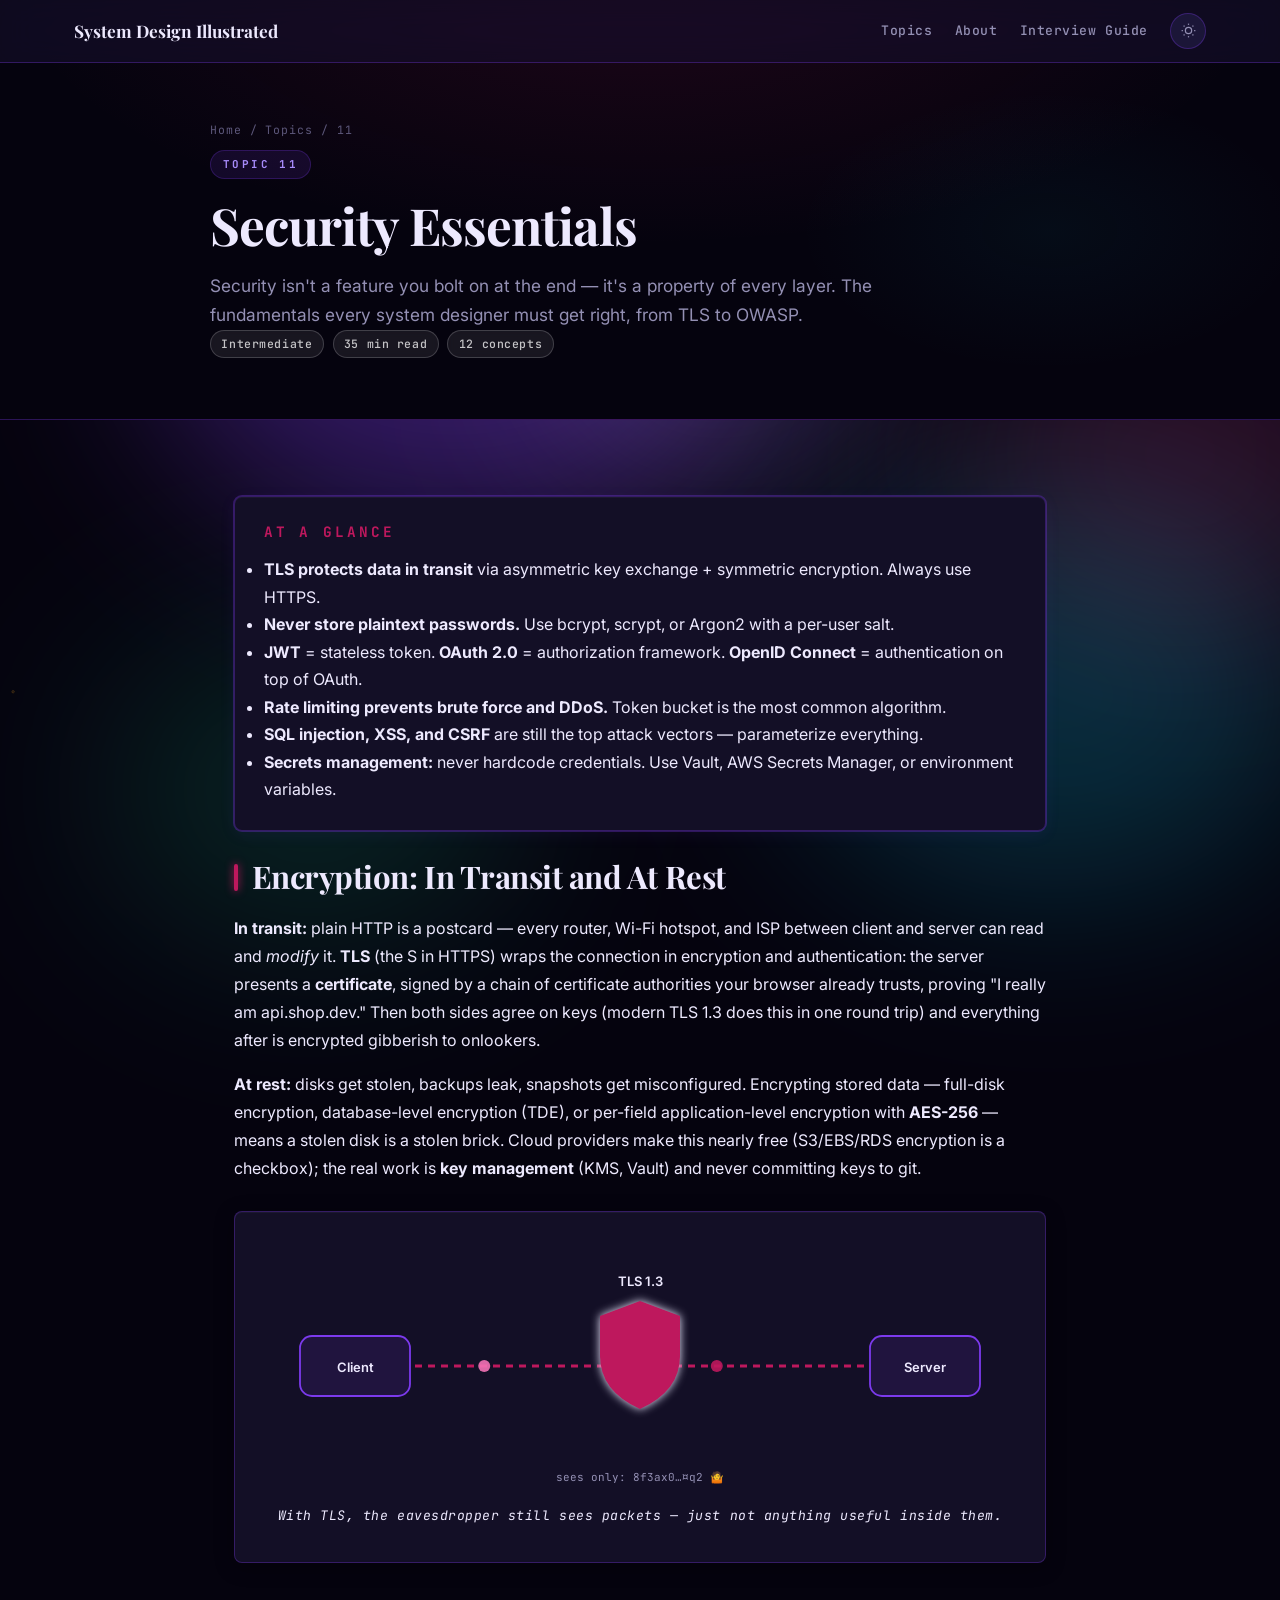
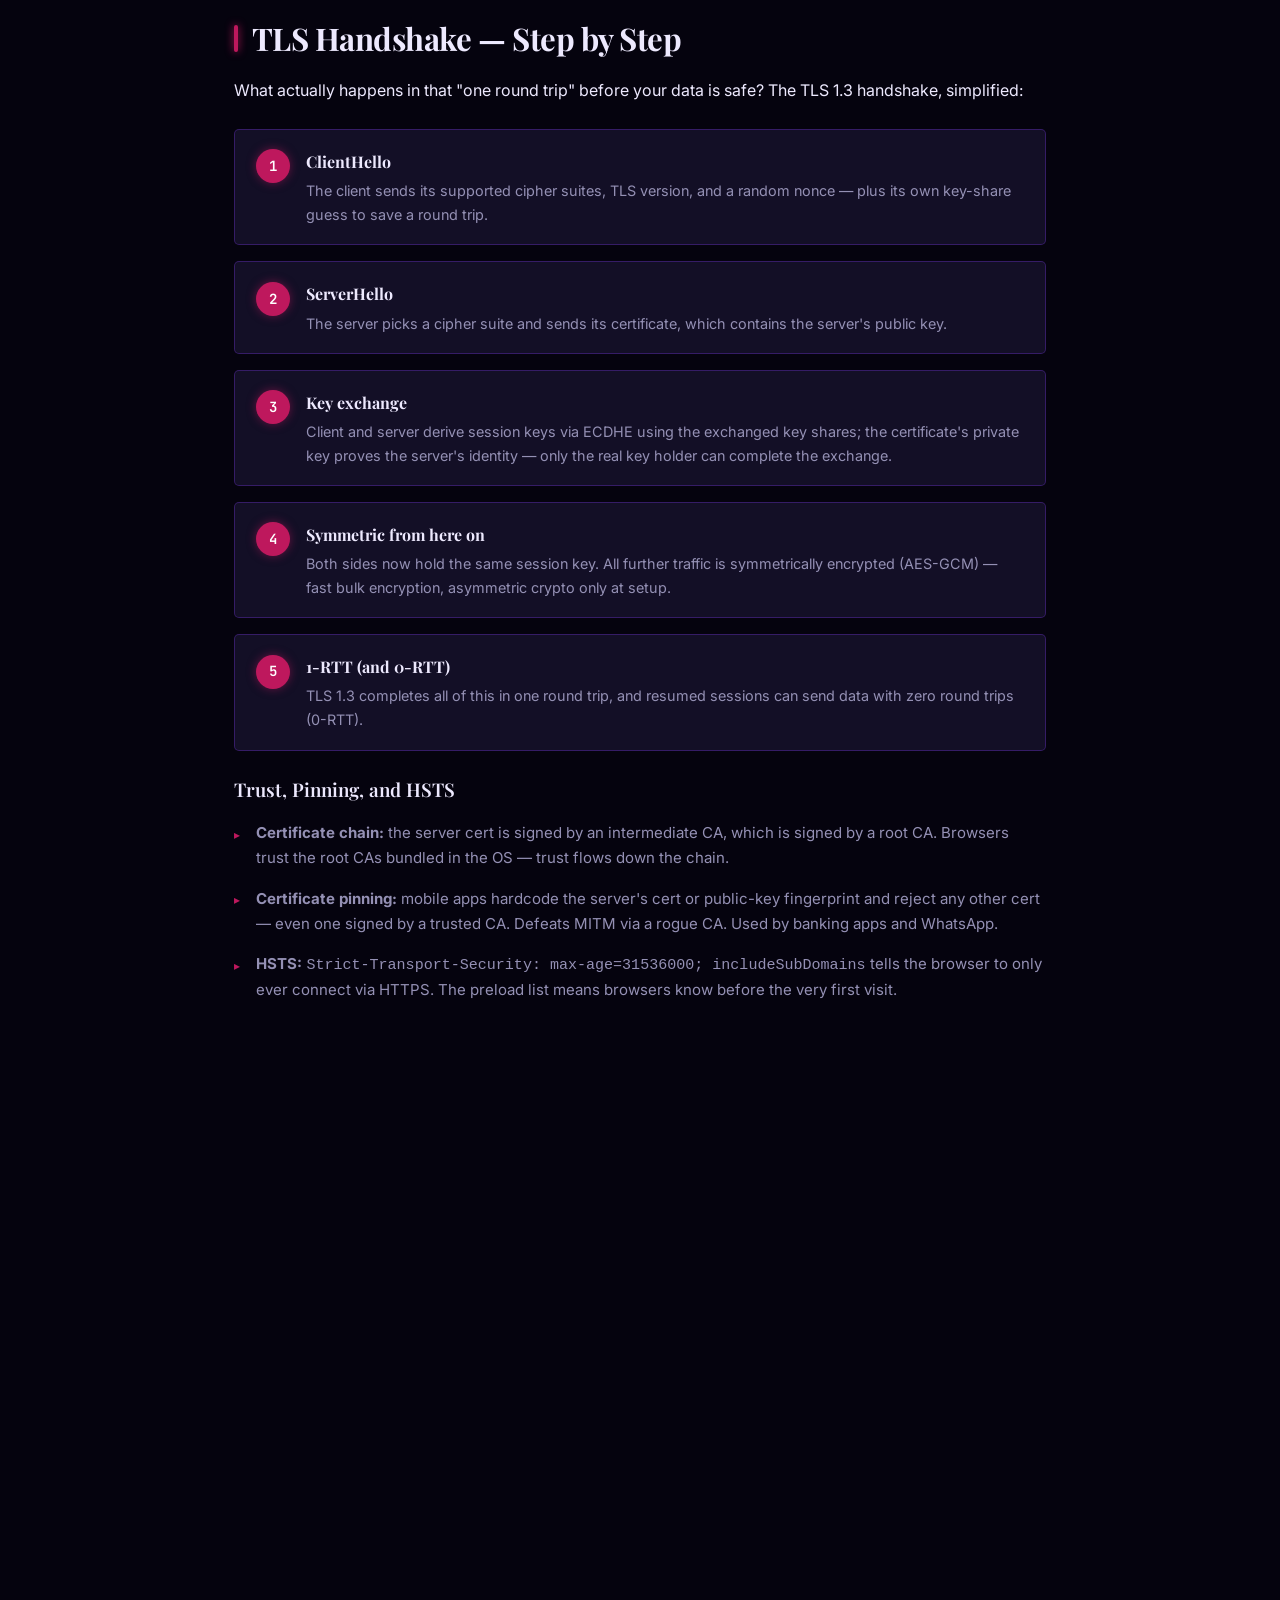
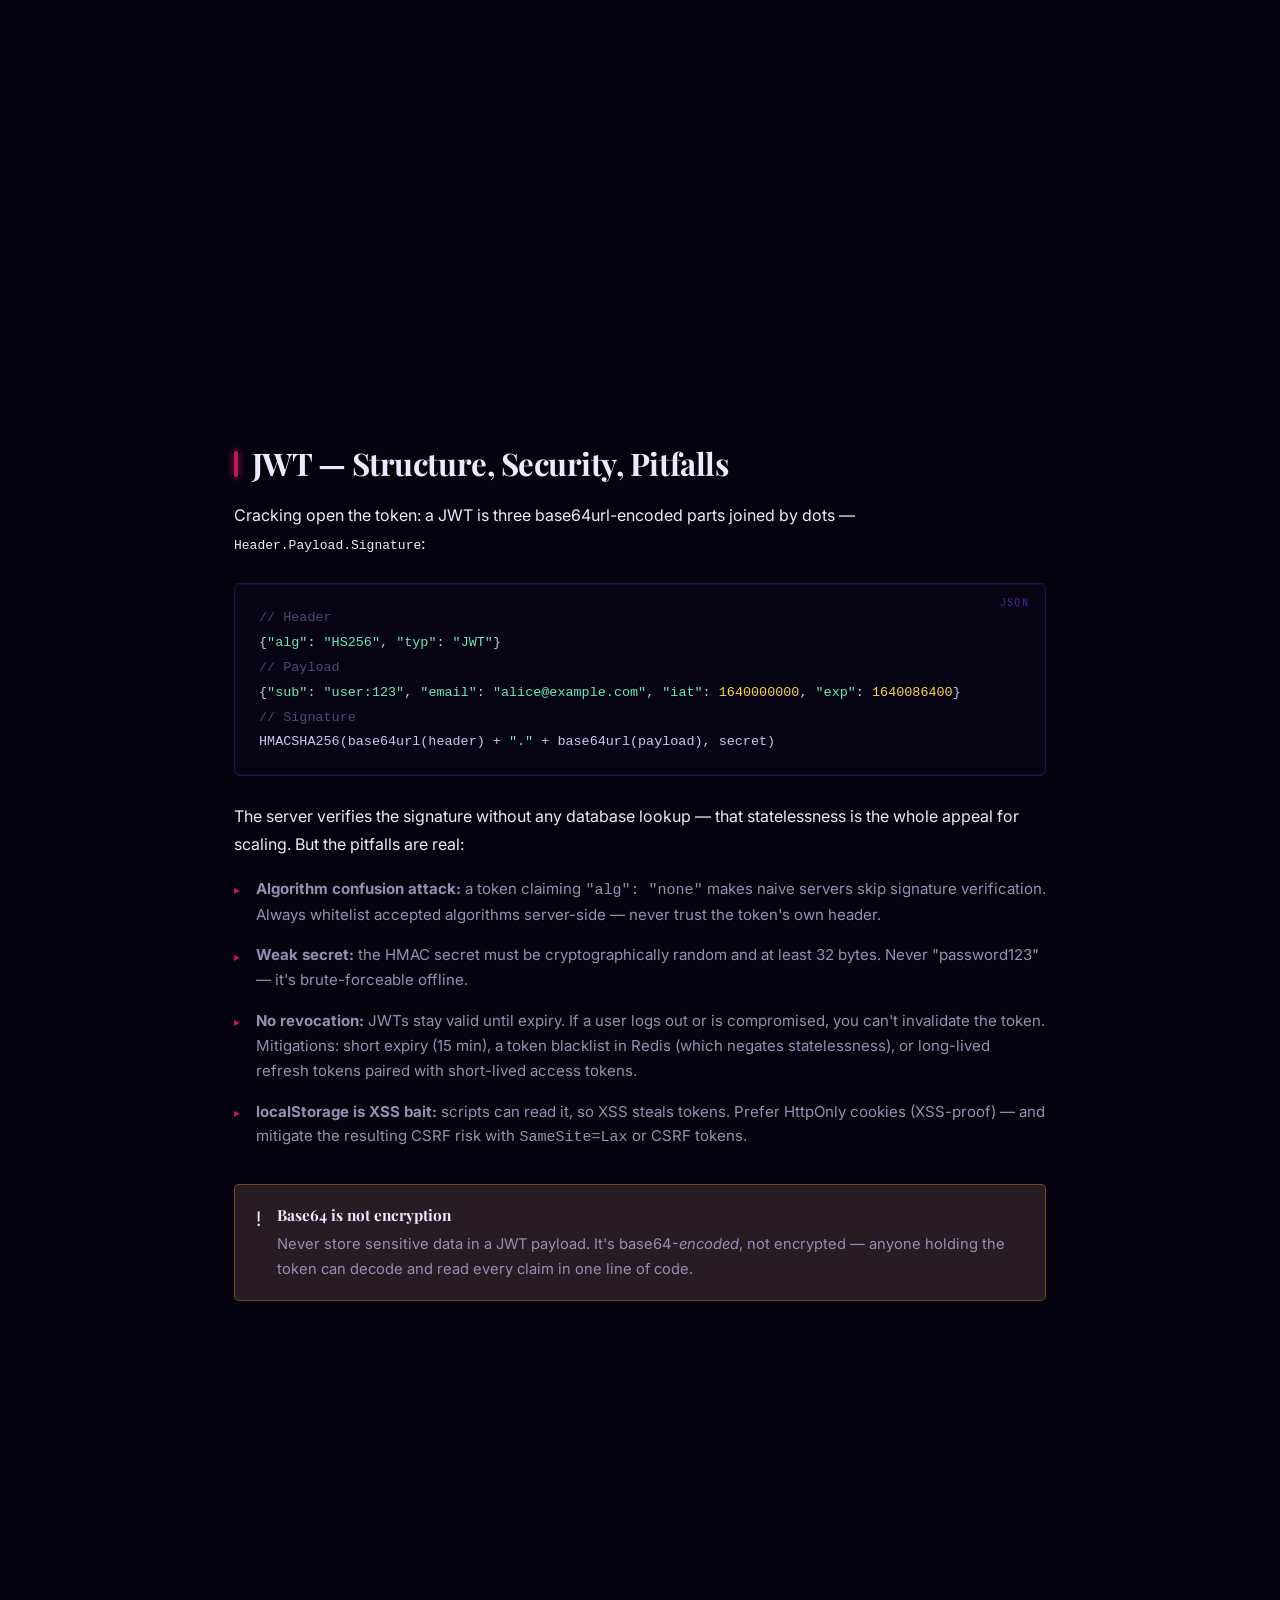
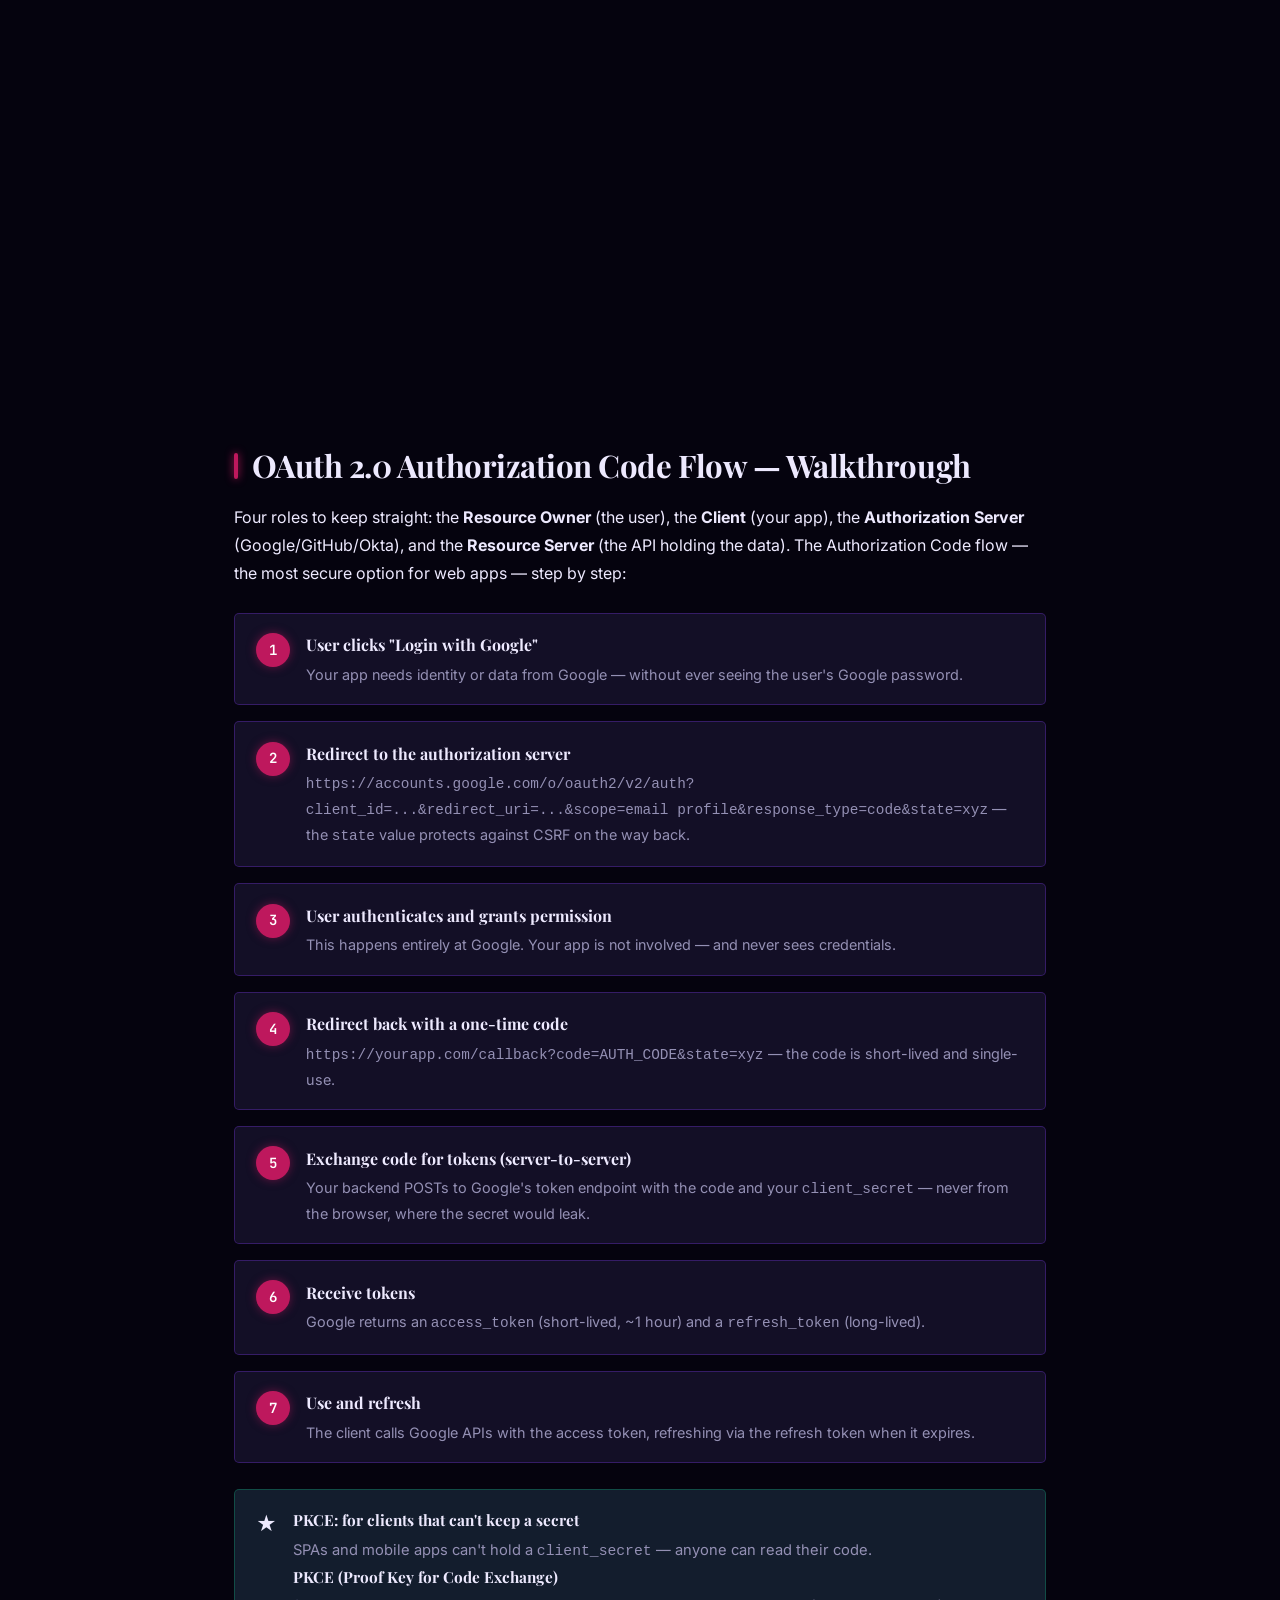
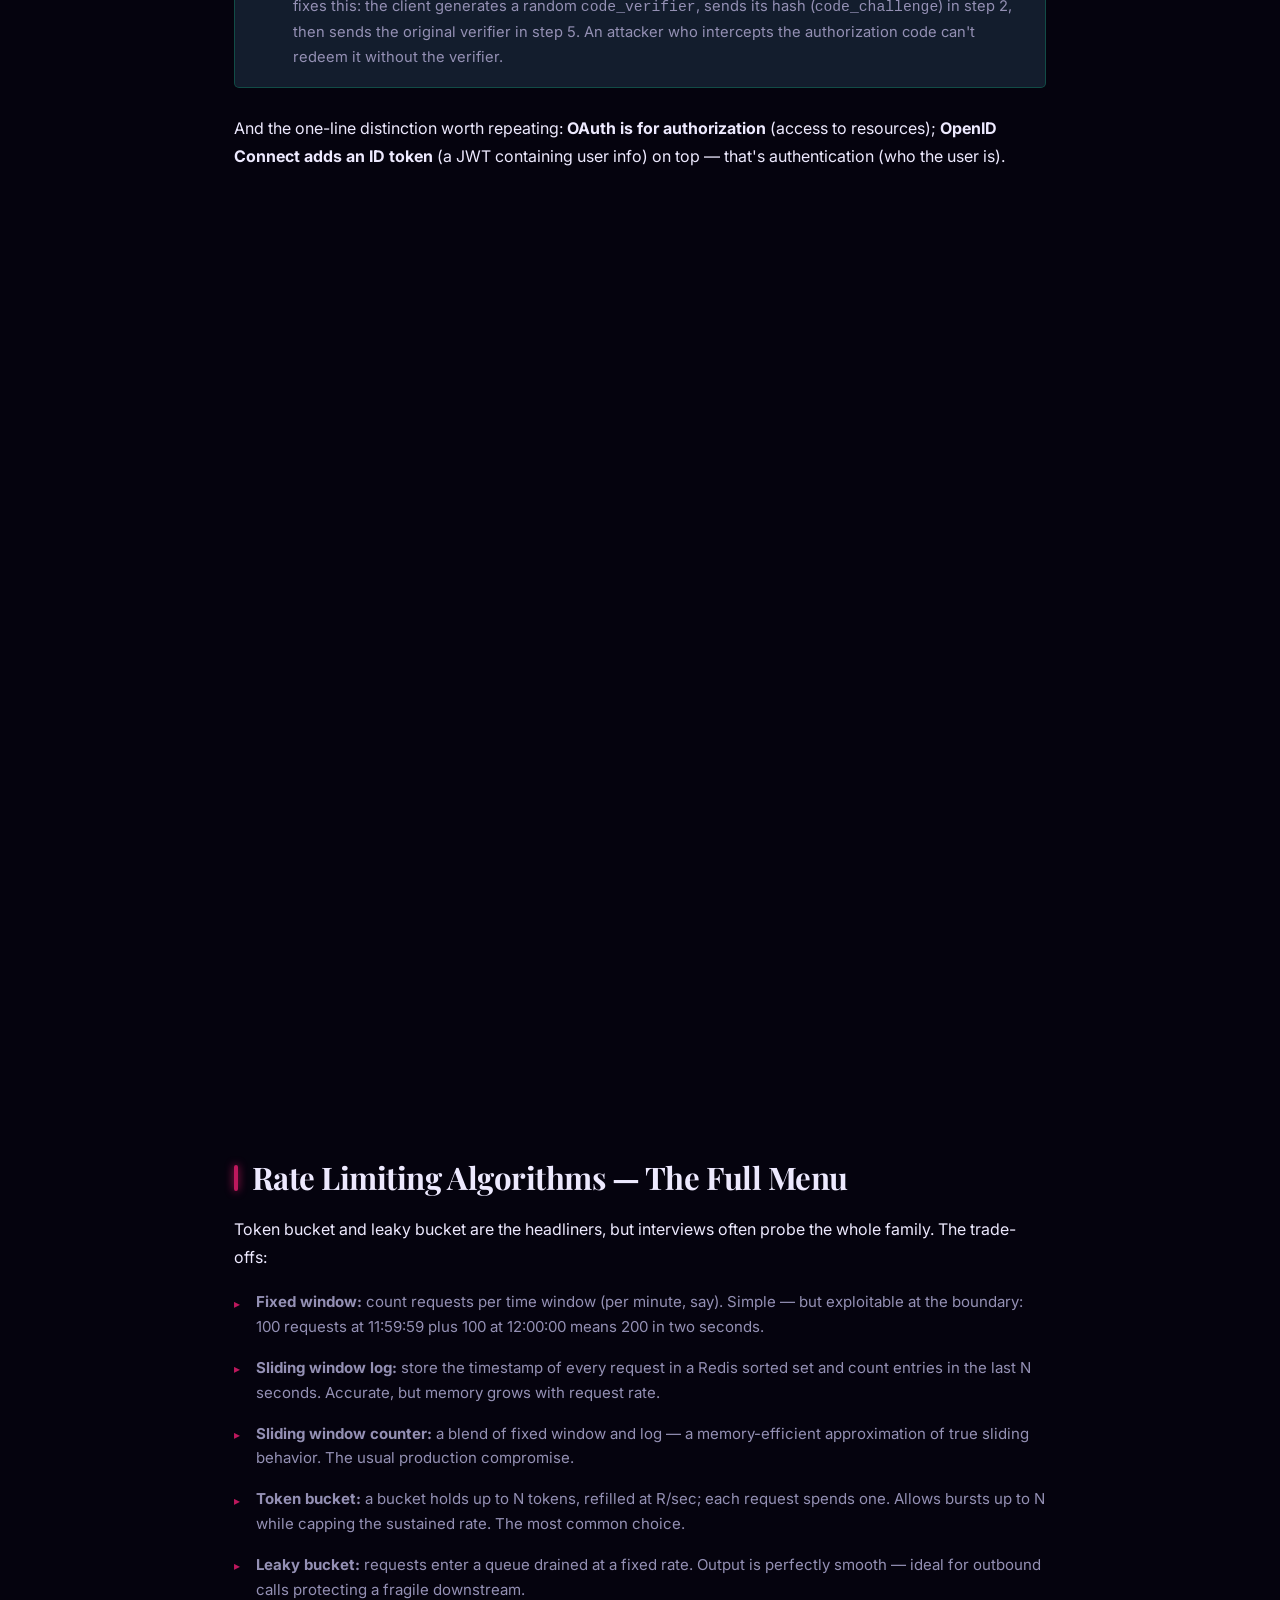
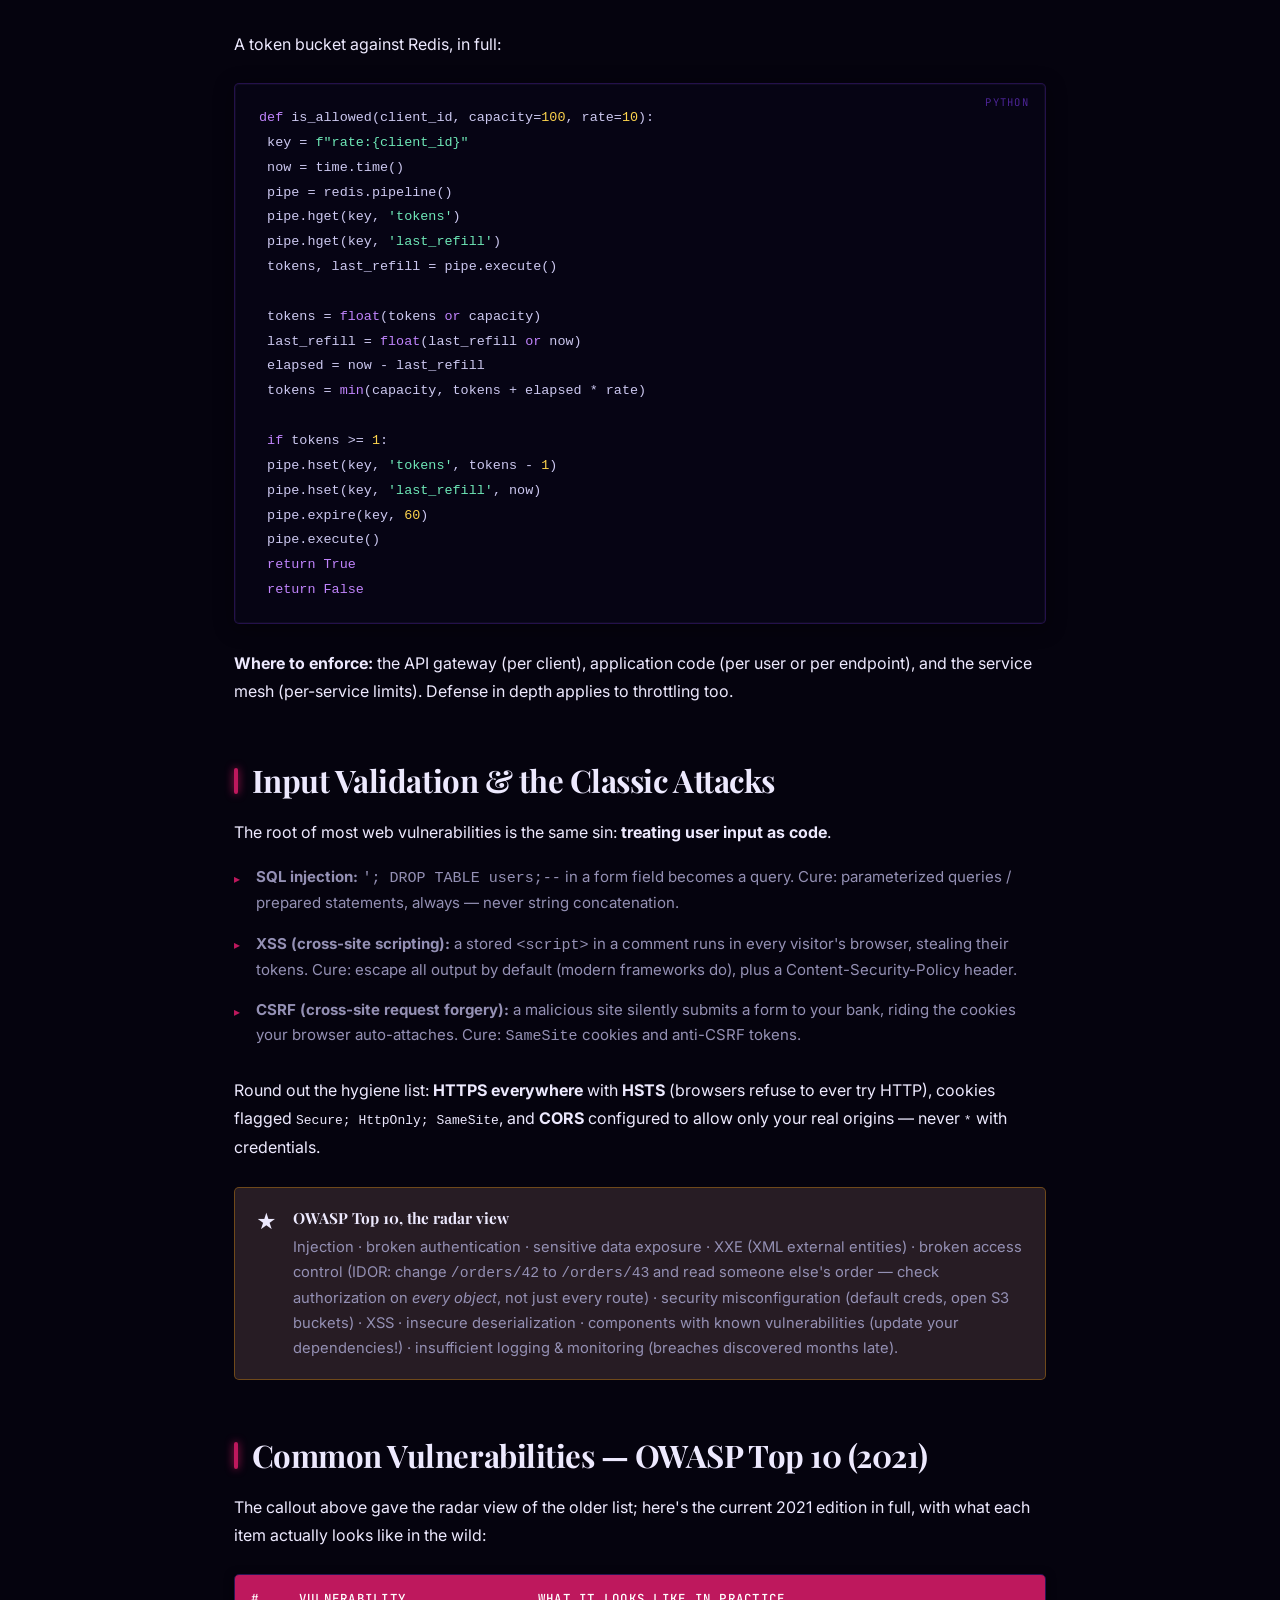
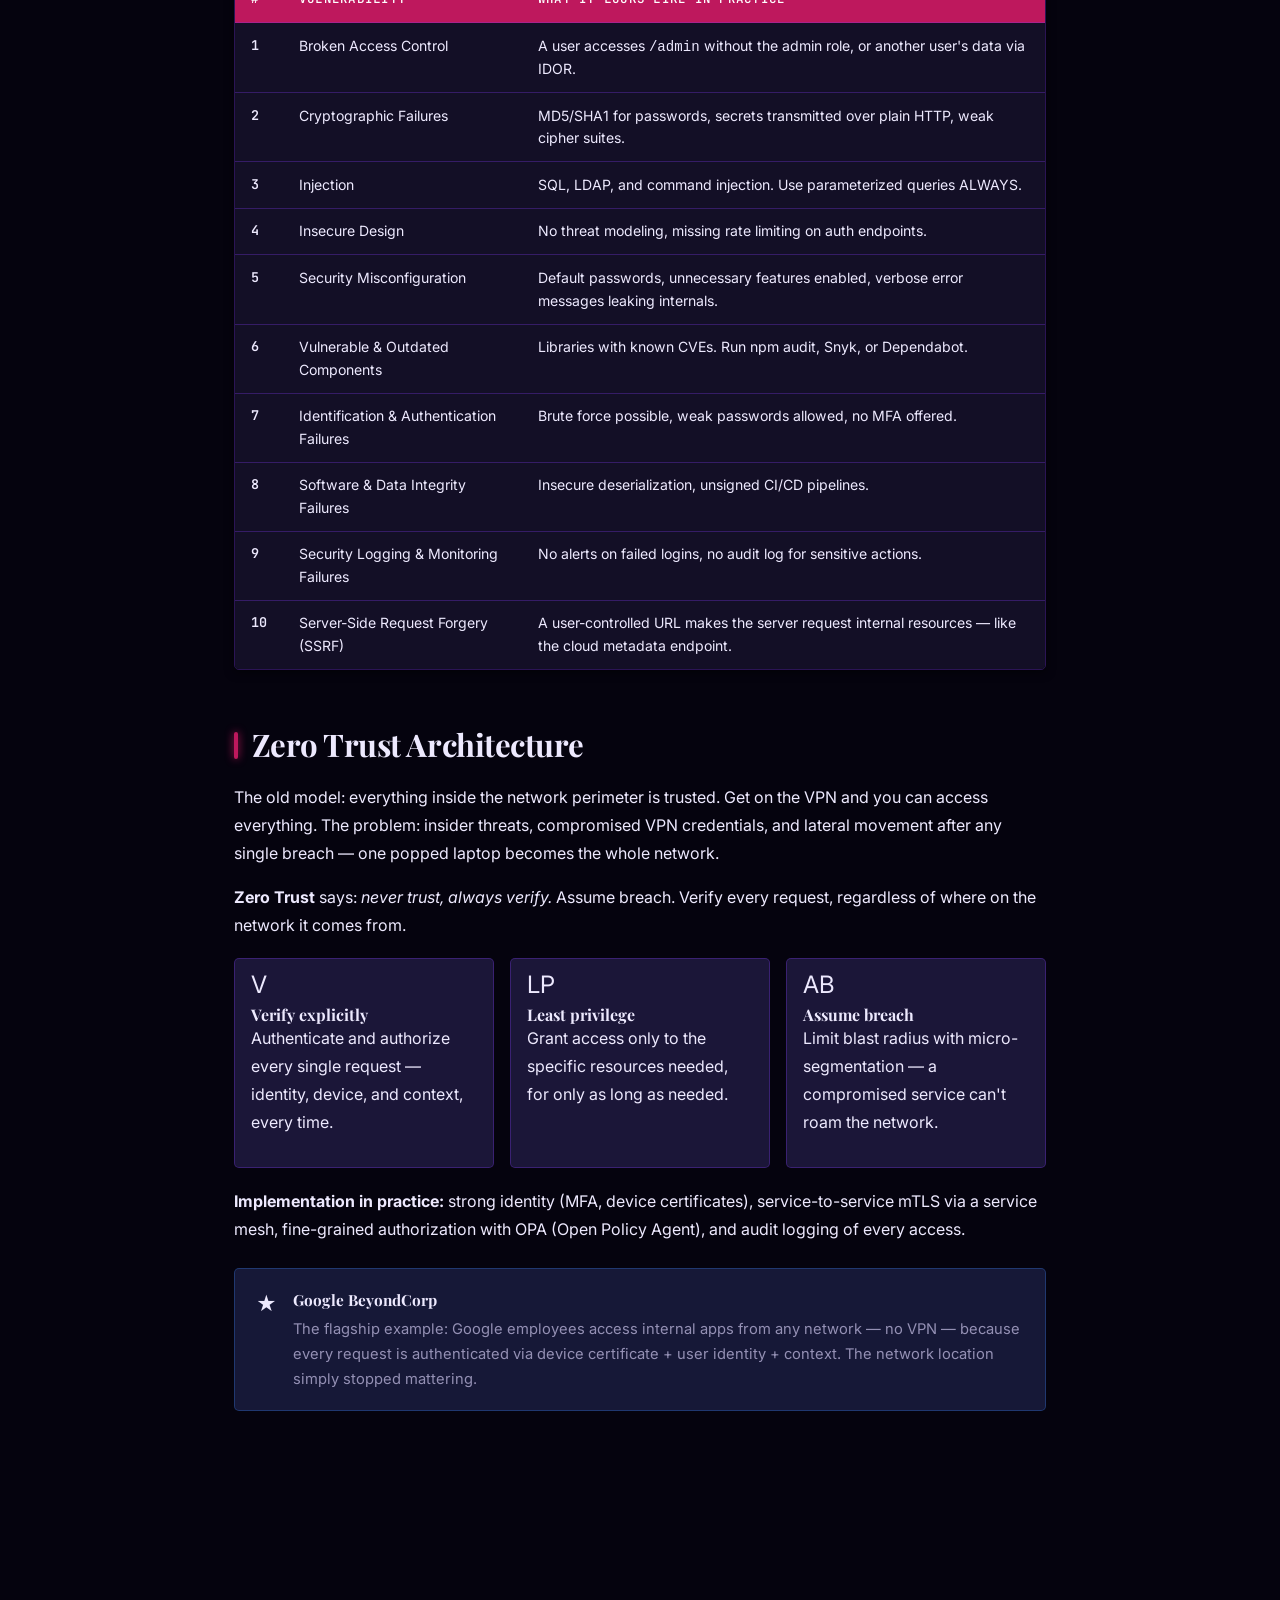
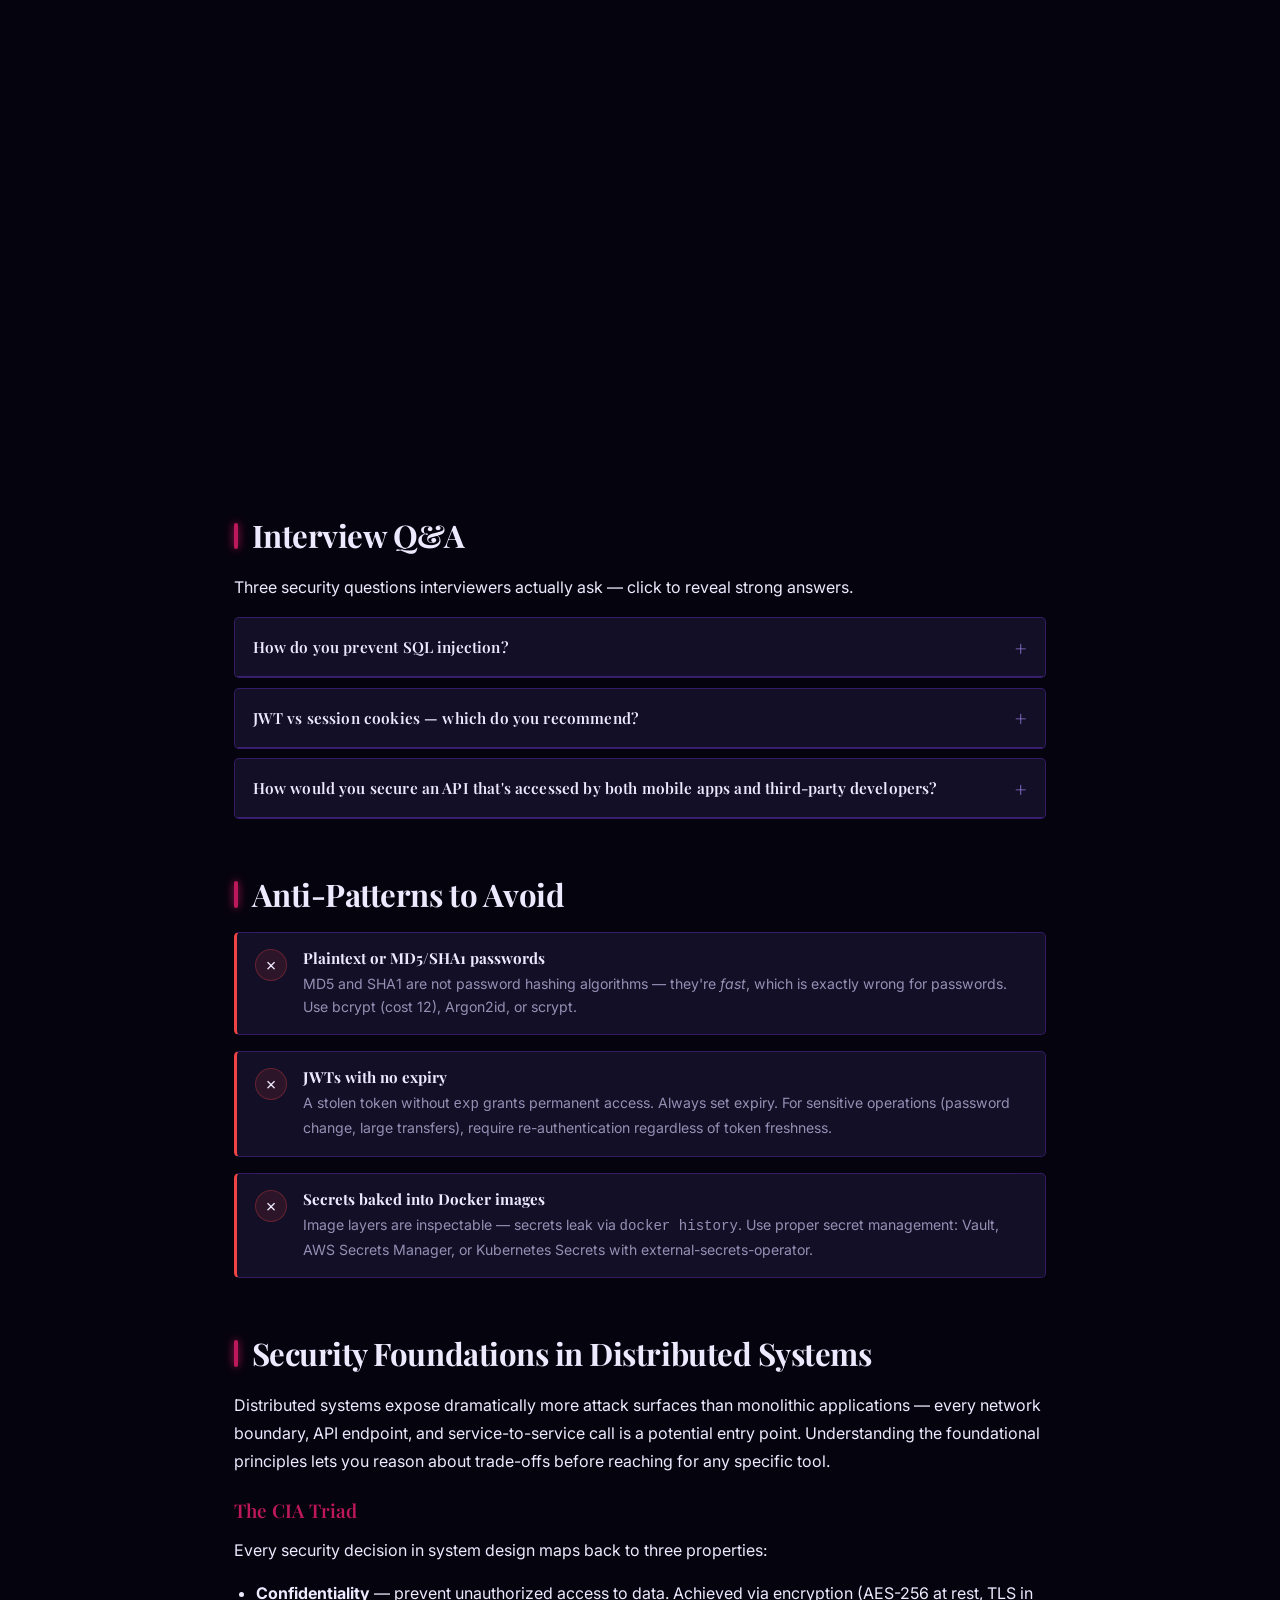
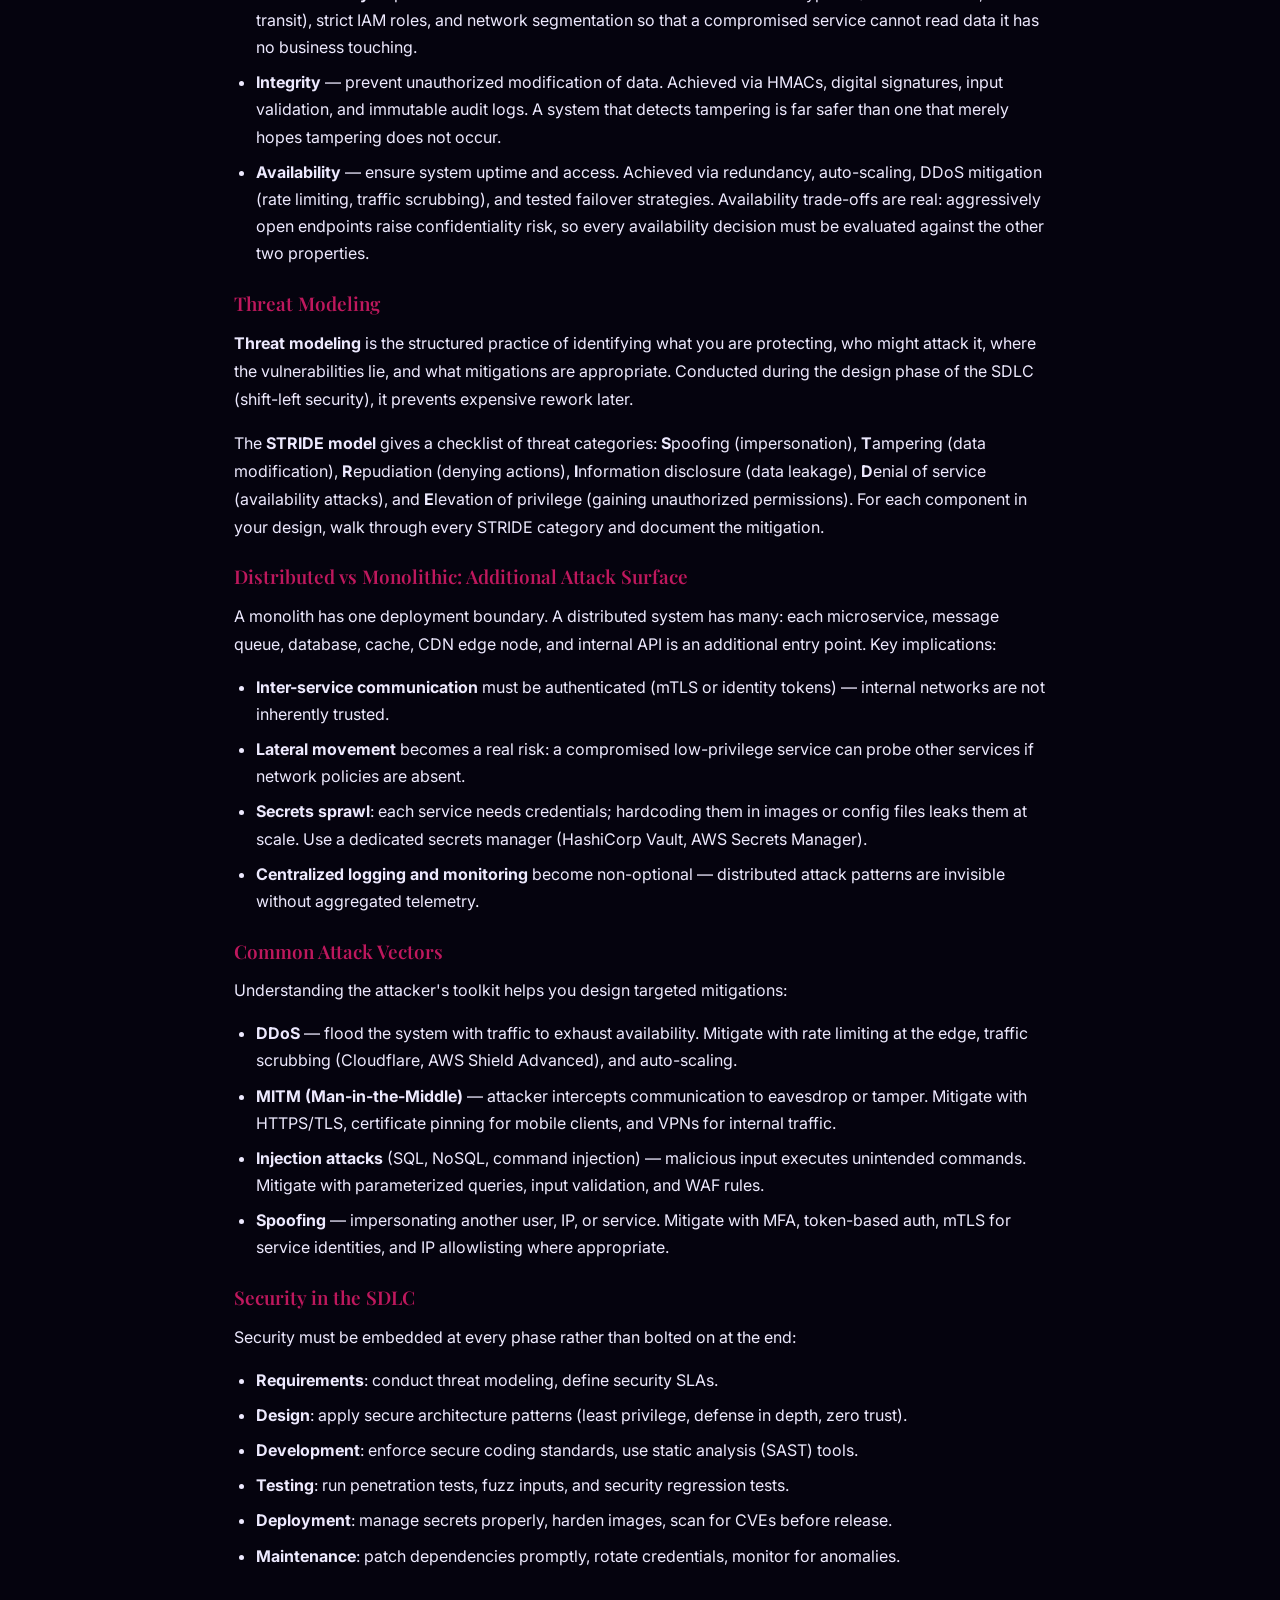
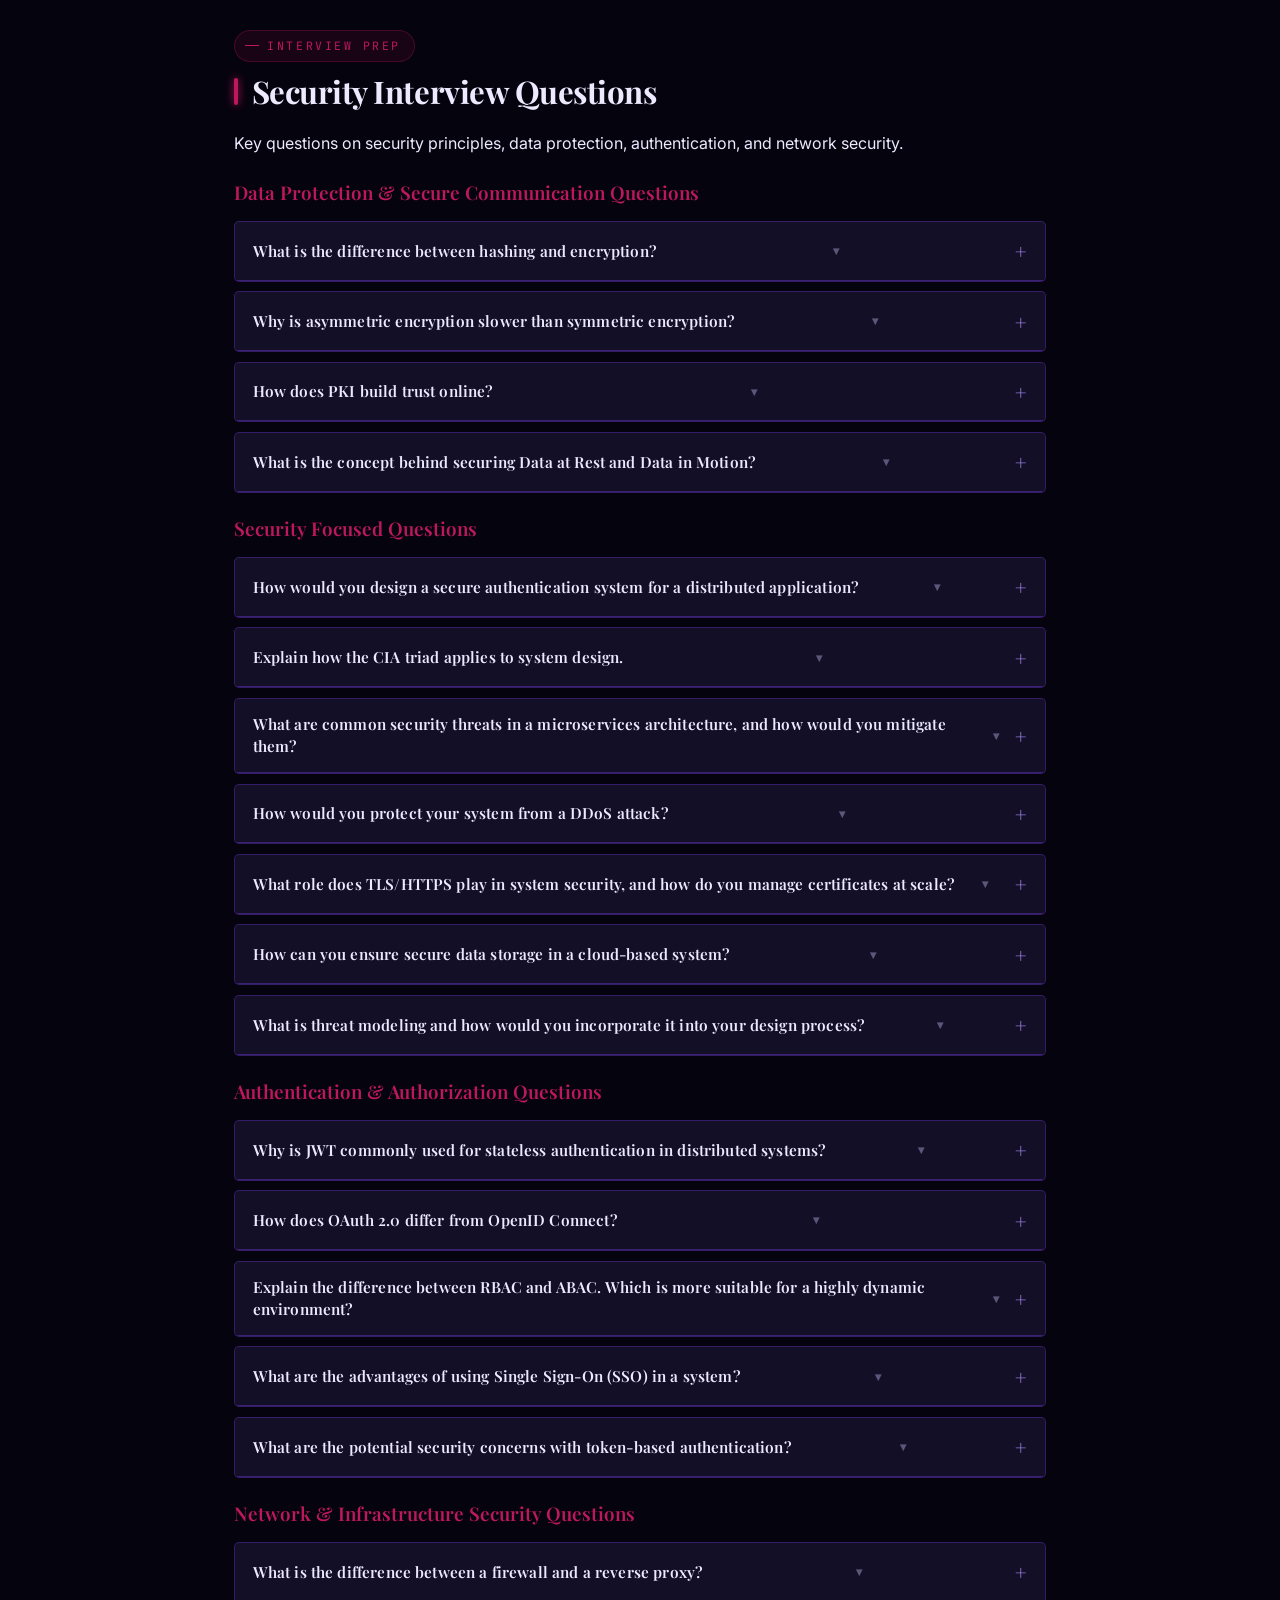
<file: topics/11-security.html>
<!DOCTYPE html>
<html lang="en">
<head>
<meta charset="UTF-8">
<meta name="viewport" content="width=device-width, initial-scale=1.0">
<title>Security Essentials — System Design Illustrated</title>
<meta name="description" content="TLS, encryption at rest, sessions vs JWTs, OAuth 2.0, password hashing, rate limiting, OWASP Top 10, and API security fundamentals.">
<script>try{var t=localStorage.getItem('sdi-theme')||'dark';document.documentElement.setAttribute('data-theme',t)}catch(e){document.documentElement.setAttribute('data-theme','dark')}</script>
<link rel="stylesheet" href="../css/style.css">
</head>
<body data-topic="11" style="--topic-color:#BE185D">

<div class="reading-progress"></div>

<nav class="navbar">
 <div class="nav-inner">
 <a href="../index.html" class="logo"><span class="logo-text">System Design Illustrated</span></a>
 <div class="nav-links">
 <a href="../index.html#topics">Topics</a>
 <a href="../index.html#about">About</a>
 <a href="12-interview-guide.html">Interview Guide</a>
 <button class="theme-toggle" id="themeToggle" aria-label="Toggle dark mode">
 <svg class="icon-moon" width="15" height="15" viewBox="0 0 24 24" fill="none" stroke="currentColor" stroke-width="2"><path d="M21 12.79A9 9 0 1 1 11.21 3 7 7 0 0 0 21 12.79z"/></svg>
 <svg class="icon-sun" width="15" height="15" viewBox="0 0 24 24" fill="none" stroke="currentColor" stroke-width="2"><circle cx="12" cy="12" r="5"/><line x1="12" y1="1" x2="12" y2="3"/><line x1="12" y1="21" x2="12" y2="23"/><line x1="4.22" y1="4.22" x2="5.64" y2="5.64"/><line x1="18.36" y1="18.36" x2="19.78" y2="19.78"/><line x1="1" y1="12" x2="3" y2="12"/><line x1="21" y1="12" x2="23" y2="12"/><line x1="4.22" y1="19.78" x2="5.64" y2="18.36"/><line x1="18.36" y1="5.64" x2="19.78" y2="4.22"/></svg>
 </button>
 </div>
 </div>
</nav>

<header class="topic-header" style="--topic-color:#BE185D">
 <div class="topic-header-inner">
 <div class="breadcrumb"><a href="../index.html">Home</a> / Topics / 11</div>
 <div class="topic-num-big">TOPIC 11</div>
 <h1>Security Essentials </h1>
 <p class="subtitle">Security isn't a feature you bolt on at the end — it's a property of every layer. The fundamentals every system designer must get right, from TLS to OWASP.</p>
 <div class="topic-meta"><span class="tag">Intermediate</span><span class="tag"> 35 min read</span><span class="tag"> 12 concepts</span></div>
 </div>
</header>

<main class="topic-body">

 <div class="at-a-glance">
 <h3>At a Glance</h3>
 <ul>
 <li><strong>TLS protects data in transit</strong> via asymmetric key exchange + symmetric encryption. Always use HTTPS.</li>
 <li><strong>Never store plaintext passwords.</strong> Use bcrypt, scrypt, or Argon2 with a per-user salt.</li>
 <li><strong>JWT</strong> = stateless token. <strong>OAuth 2.0</strong> = authorization framework. <strong>OpenID Connect</strong> = authentication on top of OAuth.</li>
 <li><strong>Rate limiting prevents brute force and DDoS.</strong> Token bucket is the most common algorithm.</li>
 <li><strong>SQL injection, XSS, and CSRF</strong> are still the top attack vectors — parameterize everything.</li>
 <li><strong>Secrets management:</strong> never hardcode credentials. Use Vault, AWS Secrets Manager, or environment variables.</li>
 </ul>
 </div>

 <section class="section-block reveal">
 <h2>Encryption: In Transit and At Rest</h2>
 <p><strong>In transit:</strong> plain HTTP is a postcard — every router, Wi-Fi hotspot, and ISP between client and server can read and <em>modify</em> it. <strong>TLS</strong> (the S in HTTPS) wraps the connection in encryption and authentication: the server presents a <strong>certificate</strong>, signed by a chain of certificate authorities your browser already trusts, proving "I really am api.shop.dev." Then both sides agree on keys (modern TLS 1.3 does this in one round trip) and everything after is encrypted gibberish to onlookers.</p>
 <p><strong>At rest:</strong> disks get stolen, backups leak, snapshots get misconfigured. Encrypting stored data — full-disk encryption, database-level encryption (TDE), or per-field application-level encryption with <strong>AES-256</strong> — means a stolen disk is a stolen brick. Cloud providers make this nearly free (S3/EBS/RDS encryption is a checkbox); the real work is <strong>key management</strong> (KMS, Vault) and never committing keys to git.</p>

 <div class="diagram-box">
 <svg viewBox="0 0 740 250" role="img" aria-label="A shield with a lock pulses in the center; encrypted traffic flows past an eavesdropper who sees only gibberish">
 <!-- client -->
 <rect x="30" y="95" width="110" height="60" rx="12" class="svg-box-p"/>
 <text x="85" y="131" text-anchor="middle" class="svg-label"> Client</text>
 <!-- server -->
 <rect x="600" y="95" width="110" height="60" rx="12" class="svg-box-p"/>
 <text x="655" y="131" text-anchor="middle" class="svg-label">Server</text>
 <!-- encrypted pipe -->
 <line x1="145" y1="125" x2="595" y2="125" class="svg-line svg-dash" style="stroke:#BE185D;stroke-width:3"/>
 <circle cx="170" cy="125" r="6" class="pkt pkt-1" style="fill:#BE185D"/>
 <circle cx="170" cy="125" r="6" class="pkt pkt-1" style="fill:#F472B6;animation-delay:1.2s"/>
 <!-- shield -->
 <g class="svg-node" style="animation-duration:2.6s">
 <path d="M 370 60 L 410 75 L 410 115 Q 410 150 370 168 Q 330 150 330 115 L 330 75 Z" style="fill:#BE185D"/>
 <text x="370" y="125" text-anchor="middle" style="font-size:26px"></text>
 </g>
 <text x="370" y="45" text-anchor="middle" class="svg-label">TLS 1.3</text>
 <!-- eavesdropper -->
 <text x="370" y="215" text-anchor="middle" style="font-size:22px"></text>
 <text x="370" y="240" text-anchor="middle" class="svg-mono">sees only: 8f3ax0…¤q2 🤷</text>
 </svg>
 <p class="diagram-caption">With TLS, the eavesdropper still sees packets — just not anything useful inside them.</p>
 </div>
 </section>

 <section class="section-block reveal">
 <h2>TLS Handshake — Step by Step</h2>
 <p>What actually happens in that "one round trip" before your data is safe? The TLS 1.3 handshake, simplified:</p>
 <div class="steps">
 <div class="step-item"><div class="step-num">1</div><div><strong>ClientHello</strong><p>The client sends its supported cipher suites, TLS version, and a random nonce — plus its own key-share guess to save a round trip.</p></div></div>
 <div class="step-item"><div class="step-num">2</div><div><strong>ServerHello</strong><p>The server picks a cipher suite and sends its certificate, which contains the server's public key.</p></div></div>
 <div class="step-item"><div class="step-num">3</div><div><strong>Key exchange</strong><p>Client and server derive session keys via ECDHE using the exchanged key shares; the certificate's private key proves the server's identity — only the real key holder can complete the exchange.</p></div></div>
 <div class="step-item"><div class="step-num">4</div><div><strong>Symmetric from here on</strong><p>Both sides now hold the same session key. All further traffic is symmetrically encrypted (AES-GCM) — fast bulk encryption, asymmetric crypto only at setup.</p></div></div>
 <div class="step-item"><div class="step-num">5</div><div><strong>1-RTT (and 0-RTT)</strong><p>TLS 1.3 completes all of this in one round trip, and resumed sessions can send data with zero round trips (0-RTT).</p></div></div>
 </div>
 <h3>Trust, Pinning, and HSTS</h3>
 <ul class="key-points">
 <li><strong>Certificate chain:</strong> the server cert is signed by an intermediate CA, which is signed by a root CA. Browsers trust the root CAs bundled in the OS — trust flows down the chain.</li>
 <li><strong>Certificate pinning:</strong> mobile apps hardcode the server's cert or public-key fingerprint and reject any other cert — even one signed by a trusted CA. Defeats MITM via a rogue CA. Used by banking apps and WhatsApp.</li>
 <li><strong>HSTS:</strong> <code>Strict-Transport-Security: max-age=31536000; includeSubDomains</code> tells the browser to only ever connect via HTTPS. The preload list means browsers know before the very first visit.</li>
 </ul>
 </section>

 <section class="section-block reveal">
 <h2>Authentication vs Authorization</h2>
 <p>Two words, constantly confused, never interchangeable:</p>
 <ul>
 <li><strong>Authentication (authn):</strong> <em>who are you?</em> — verifying identity (password, passkey, SSO).</li>
 <li><strong>Authorization (authz):</strong> <em>what may you do?</em> — verifying permissions (roles, ACLs, policies).</li>
 </ul>
 <p>A 401 means "I don't know who you are"; a 403 means "I know exactly who you are, and no."</p>

 <h3>Session-based auth (stateful)</h3>
 <p>On login, the server creates a session record (in Redis or the DB) and hands the browser a random <strong>session ID cookie</strong>. Every request looks the session up server-side. Revocation is trivial — delete the record — but every request costs a lookup, and all servers must share the session store.</p>

 <h3>Token-based auth: JWT (stateless)</h3>
 <p>A <strong>JSON Web Token</strong> packs the user's identity and claims into a signed blob: <code>header.payload.signature</code>. Any server holding the public key can verify it <em>without any lookup</em> — perfect for microservices and APIs. The trade-offs are sharp though:</p>
 <ul class="key-points">
 <li>JWTs are encoded, <strong>not encrypted</strong> — never put secrets in the payload.</li>
 <li><strong>You can't revoke one</strong> before it expires. Mitigate with short lifetimes (5–15 min) plus a refresh token that <em>is</em> checked server-side.</li>
 <li>Algorithm pitfalls (the <code>alg: none</code> attack) — pin your algorithm, use a vetted library.</li>
 </ul>

 <div class="table-wrap">
 <table class="compare-table">
 <thead><tr><th></th><th>Sessions</th><th>JWTs</th></tr></thead>
 <tbody>
 <tr><td>State</td><td>Server-side store</td><td>Self-contained, stateless</td></tr>
 <tr><td>Verification cost</td><td>Lookup per request</td><td>Signature check (no I/O)</td></tr>
 <tr><td>Instant revocation</td><td> delete the session</td><td>wait for expiry (or keep a denylist… now you're stateful again)</td></tr>
 <tr><td>Best for</td><td>Classic web apps</td><td>APIs, microservices, mobile</td></tr>
 </tbody>
 </table>
 </div>
 </section>

 <section class="section-block reveal">
 <h2>JWT — Structure, Security, Pitfalls</h2>
 <p>Cracking open the token: a JWT is three base64url-encoded parts joined by dots — <code>Header.Payload.Signature</code>:</p>
 <pre class="code-block" data-lang="json"><code><span class="c-c">// Header</span>
{<span class="c-s">"alg"</span>: <span class="c-s">"HS256"</span>, <span class="c-s">"typ"</span>: <span class="c-s">"JWT"</span>}
<span class="c-c">// Payload</span>
{<span class="c-s">"sub"</span>: <span class="c-s">"user:123"</span>, <span class="c-s">"email"</span>: <span class="c-s">"alice@example.com"</span>, <span class="c-s">"iat"</span>: <span class="c-n">1640000000</span>, <span class="c-s">"exp"</span>: <span class="c-n">1640086400</span>}
<span class="c-c">// Signature</span>
HMACSHA256(base64url(header) + <span class="c-s">"."</span> + base64url(payload), secret)</code></pre>
 <p>The server verifies the signature without any database lookup — that statelessness is the whole appeal for scaling. But the pitfalls are real:</p>
 <ul class="key-points">
 <li><strong>Algorithm confusion attack:</strong> a token claiming <code>"alg": "none"</code> makes naive servers skip signature verification. Always whitelist accepted algorithms server-side — never trust the token's own header.</li>
 <li><strong>Weak secret:</strong> the HMAC secret must be cryptographically random and at least 32 bytes. Never "password123" — it's brute-forceable offline.</li>
 <li><strong>No revocation:</strong> JWTs stay valid until expiry. If a user logs out or is compromised, you can't invalidate the token. Mitigations: short expiry (15 min), a token blacklist in Redis (which negates statelessness), or long-lived refresh tokens paired with short-lived access tokens.</li>
 <li><strong>localStorage is XSS bait:</strong> scripts can read it, so XSS steals tokens. Prefer HttpOnly cookies (XSS-proof) — and mitigate the resulting CSRF risk with <code>SameSite=Lax</code> or CSRF tokens.</li>
 </ul>
 <div class="callout warn">
 <span class="co-icon">!</span>
 <div><strong>Base64 is not encryption</strong>
 <p>Never store sensitive data in a JWT payload. It's base64-<em>encoded</em>, not encrypted — anyone holding the token can decode and read every claim in one line of code.</p></div>
 </div>
 </section>

 <section class="section-block reveal">
 <h2>OAuth 2.0 &amp; OpenID Connect</h2>
 <p><strong>OAuth 2.0</strong> answers: how does app A access your data in app B without ever seeing your app-B password? It's a framework for <em>delegated authorization</em> — the "Sign in with Google" and "let this app read your calendar" machinery. Key flows:</p>
 <div class="steps">
 <div class="step-item"><div class="step-num">1</div><div><strong>Authorization Code (+ PKCE)</strong><p>The main flow. The user approves at the provider, the app receives a one-time code, and exchanges it server-side for an access token. PKCE protects the exchange for mobile/SPA clients. Use this one.</p></div></div>
 <div class="step-item"><div class="step-num">2</div><div><strong>Client Credentials</strong><p>No user involved — service A authenticates as <em>itself</em> to call service B. The machine-to-machine flow.</p></div></div>
 <div class="step-item"><div class="step-num">3</div><div><strong>Implicit (deprecated)</strong><p>Tokens delivered straight in the browser URL fragment. Leaky; replaced by Code + PKCE. Mentioning that it's deprecated is itself an interview point.</p></div></div>
 </div>
 <p><strong>OpenID Connect (OIDC)</strong> is a thin identity layer on top of OAuth: it adds a signed <code>id_token</code> (a JWT) that asserts <em>who the user is</em> — turning OAuth's authorization machinery into a proper authentication protocol. OAuth = what you may access; OIDC = who you are.</p>
 </section>

 <section class="section-block reveal">
 <h2>OAuth 2.0 Authorization Code Flow — Walkthrough</h2>
 <p>Four roles to keep straight: the <strong>Resource Owner</strong> (the user), the <strong>Client</strong> (your app), the <strong>Authorization Server</strong> (Google/GitHub/Okta), and the <strong>Resource Server</strong> (the API holding the data). The Authorization Code flow — the most secure option for web apps — step by step:</p>
 <div class="steps">
 <div class="step-item"><div class="step-num">1</div><div><strong>User clicks "Login with Google"</strong><p>Your app needs identity or data from Google — without ever seeing the user's Google password.</p></div></div>
 <div class="step-item"><div class="step-num">2</div><div><strong>Redirect to the authorization server</strong><p><code>https://accounts.google.com/o/oauth2/v2/auth?client_id=...&amp;redirect_uri=...&amp;scope=email profile&amp;response_type=code&amp;state=xyz</code> — the <code>state</code> value protects against CSRF on the way back.</p></div></div>
 <div class="step-item"><div class="step-num">3</div><div><strong>User authenticates and grants permission</strong><p>This happens entirely at Google. Your app is not involved — and never sees credentials.</p></div></div>
 <div class="step-item"><div class="step-num">4</div><div><strong>Redirect back with a one-time code</strong><p><code>https://yourapp.com/callback?code=AUTH_CODE&amp;state=xyz</code> — the code is short-lived and single-use.</p></div></div>
 <div class="step-item"><div class="step-num">5</div><div><strong>Exchange code for tokens (server-to-server)</strong><p>Your backend POSTs to Google's token endpoint with the code and your <code>client_secret</code> — never from the browser, where the secret would leak.</p></div></div>
 <div class="step-item"><div class="step-num">6</div><div><strong>Receive tokens</strong><p>Google returns an <code>access_token</code> (short-lived, ~1 hour) and a <code>refresh_token</code> (long-lived).</p></div></div>
 <div class="step-item"><div class="step-num">7</div><div><strong>Use and refresh</strong><p>The client calls Google APIs with the access token, refreshing via the refresh token when it expires.</p></div></div>
 </div>
 <div class="callout tip">
 <span class="co-icon">&#9733;</span>
 <div><strong>PKCE: for clients that can't keep a secret</strong>
 <p>SPAs and mobile apps can't hold a <code>client_secret</code> — anyone can read their code. <strong>PKCE (Proof Key for Code Exchange)</strong> fixes this: the client generates a random <code>code_verifier</code>, sends its hash (<code>code_challenge</code>) in step 2, then sends the original verifier in step 5. An attacker who intercepts the authorization code can't redeem it without the verifier.</p></div>
 </div>
 <p>And the one-line distinction worth repeating: <strong>OAuth is for authorization</strong> (access to resources); <strong>OpenID Connect adds an ID token</strong> (a JWT containing user info) on top — that's authentication (who the user is).</p>
 </section>

 <section class="section-block reveal">
 <h2>Password Storage: One Right Answer</h2>
 <p>Never plain text. Never reversible encryption. Never fast hashes — MD5 and SHA-1/SHA-256 are <em>designed for speed</em>, so GPUs guess billions per second. The right answer is a <strong>slow, salted, adaptive</strong> hash: <strong>bcrypt</strong>, <strong>scrypt</strong>, or <strong>argon2</strong> (current best). Each password gets a unique random salt (killing rainbow tables), and a cost factor keeps hashing expensive (~100&nbsp;ms) as hardware improves.</p>
 <pre class="code-block" data-lang="python"><code><span class="c-c"># The entire correct implementation:</span>
<span class="c-k">from</span> argon2 <span class="c-k">import</span> PasswordHasher
ph = PasswordHasher()
hash = ph.hash(<span class="c-s">"correct horse battery staple"</span>) <span class="c-c"># salted automatically</span>
ph.verify(hash, attempt) <span class="c-c"># raises on mismatch</span></code></pre>
 </section>

 <section class="section-block reveal">
 <h2>Rate Limiting</h2>
 <p>Rate limiting protects against brute-force login attempts, scrapers, runaway clients, and cost-amplification attacks. Two classic algorithms:</p>
 <div class="two-col">
 <div class="mini-card"><span class="mc-icon">🪙</span><h4>Token bucket</h4><p>A bucket holds up to N tokens, refilled at R/sec; each request spends one. Allows short <strong>bursts</strong> (a full bucket) while capping the sustained rate. The default choice — Stripe and AWS APIs work this way.</p></div>
 <div class="mini-card"><span class="mc-icon"></span><h4>Leaky bucket</h4><p>Requests enter a queue that drains at a fixed rate; overflow is rejected. Output is perfectly <strong>smooth</strong> — ideal when downstream must never see spikes.</p></div>
 </div>
 <p>Return <code>429 Too Many Requests</code> with a <code>Retry-After</code> header. For distributed limiting across many servers, keep counters in Redis (atomic ops or a small Lua script) — Topic 12 builds exactly this.</p>
 </section>

 <section class="section-block reveal">
 <h2>Rate Limiting Algorithms — The Full Menu</h2>
 <p>Token bucket and leaky bucket are the headliners, but interviews often probe the whole family. The trade-offs:</p>
 <ul class="key-points">
 <li><strong>Fixed window:</strong> count requests per time window (per minute, say). Simple — but exploitable at the boundary: 100 requests at 11:59:59 plus 100 at 12:00:00 means 200 in two seconds.</li>
 <li><strong>Sliding window log:</strong> store the timestamp of every request in a Redis sorted set and count entries in the last N seconds. Accurate, but memory grows with request rate.</li>
 <li><strong>Sliding window counter:</strong> a blend of fixed window and log — a memory-efficient approximation of true sliding behavior. The usual production compromise.</li>
 <li><strong>Token bucket:</strong> a bucket holds up to N tokens, refilled at R/sec; each request spends one. Allows bursts up to N while capping the sustained rate. The most common choice.</li>
 <li><strong>Leaky bucket:</strong> requests enter a queue drained at a fixed rate. Output is perfectly smooth — ideal for outbound calls protecting a fragile downstream.</li>
 </ul>
 <p>A token bucket against Redis, in full:</p>
 <pre class="code-block" data-lang="python"><code><span class="c-k">def</span> is_allowed(client_id, capacity=<span class="c-n">100</span>, rate=<span class="c-n">10</span>):
 key = <span class="c-s">f"rate:{client_id}"</span>
 now = time.time()
 pipe = redis.pipeline()
 pipe.hget(key, <span class="c-s">'tokens'</span>)
 pipe.hget(key, <span class="c-s">'last_refill'</span>)
 tokens, last_refill = pipe.execute()

 tokens = <span class="c-k">float</span>(tokens <span class="c-k">or</span> capacity)
 last_refill = <span class="c-k">float</span>(last_refill <span class="c-k">or</span> now)
 elapsed = now - last_refill
 tokens = <span class="c-k">min</span>(capacity, tokens + elapsed * rate)

 <span class="c-k">if</span> tokens &gt;= <span class="c-n">1</span>:
 pipe.hset(key, <span class="c-s">'tokens'</span>, tokens - <span class="c-n">1</span>)
 pipe.hset(key, <span class="c-s">'last_refill'</span>, now)
 pipe.expire(key, <span class="c-n">60</span>)
 pipe.execute()
 <span class="c-k">return</span> <span class="c-k">True</span>
 <span class="c-k">return</span> <span class="c-k">False</span></code></pre>
 <p><strong>Where to enforce:</strong> the API gateway (per client), application code (per user or per endpoint), and the service mesh (per-service limits). Defense in depth applies to throttling too.</p>
 </section>

 <section class="section-block reveal">
 <h2>Input Validation &amp; the Classic Attacks</h2>
 <p>The root of most web vulnerabilities is the same sin: <strong>treating user input as code</strong>.</p>
 <ul class="key-points">
 <li><strong>SQL injection:</strong> <code>'; DROP TABLE users;--</code> in a form field becomes a query. Cure: parameterized queries / prepared statements, always — never string concatenation.</li>
 <li><strong>XSS (cross-site scripting):</strong> a stored <code>&lt;script&gt;</code> in a comment runs in every visitor's browser, stealing their tokens. Cure: escape all output by default (modern frameworks do), plus a Content-Security-Policy header.</li>
 <li><strong>CSRF (cross-site request forgery):</strong> a malicious site silently submits a form to your bank, riding the cookies your browser auto-attaches. Cure: <code>SameSite</code> cookies and anti-CSRF tokens.</li>
 </ul>
 <p>Round out the hygiene list: <strong>HTTPS everywhere</strong> with <strong>HSTS</strong> (browsers refuse to ever try HTTP), cookies flagged <code>Secure; HttpOnly; SameSite</code>, and <strong>CORS</strong> configured to allow only your real origins — never <code>*</code> with credentials.</p>

 <div class="callout warn">
 <span class="co-icon">&#9733;</span>
 <div><strong>OWASP Top 10, the radar view</strong>
 <p>Injection · broken authentication · sensitive data exposure · XXE (XML external entities) · broken access control (IDOR: change <code>/orders/42</code> to <code>/orders/43</code> and read someone else's order — check authorization on <em>every object</em>, not just every route) · security misconfiguration (default creds, open S3 buckets) · XSS · insecure deserialization · components with known vulnerabilities (update your dependencies!) · insufficient logging &amp; monitoring (breaches discovered months late).</p></div>
 </div>
 </section>

 <section class="section-block reveal">
 <h2>Common Vulnerabilities — OWASP Top 10 (2021)</h2>
 <p>The callout above gave the radar view of the older list; here's the current 2021 edition in full, with what each item actually looks like in the wild:</p>
 <div class="table-wrap">
 <table class="compare-table">
 <thead><tr><th>#</th><th>Vulnerability</th><th>What it looks like in practice</th></tr></thead>
 <tbody>
 <tr><td>1</td><td>Broken Access Control</td><td>A user accesses <code>/admin</code> without the admin role, or another user's data via IDOR.</td></tr>
 <tr><td>2</td><td>Cryptographic Failures</td><td>MD5/SHA1 for passwords, secrets transmitted over plain HTTP, weak cipher suites.</td></tr>
 <tr><td>3</td><td>Injection</td><td>SQL, LDAP, and command injection. Use parameterized queries ALWAYS.</td></tr>
 <tr><td>4</td><td>Insecure Design</td><td>No threat modeling, missing rate limiting on auth endpoints.</td></tr>
 <tr><td>5</td><td>Security Misconfiguration</td><td>Default passwords, unnecessary features enabled, verbose error messages leaking internals.</td></tr>
 <tr><td>6</td><td>Vulnerable &amp; Outdated Components</td><td>Libraries with known CVEs. Run npm audit, Snyk, or Dependabot.</td></tr>
 <tr><td>7</td><td>Identification &amp; Authentication Failures</td><td>Brute force possible, weak passwords allowed, no MFA offered.</td></tr>
 <tr><td>8</td><td>Software &amp; Data Integrity Failures</td><td>Insecure deserialization, unsigned CI/CD pipelines.</td></tr>
 <tr><td>9</td><td>Security Logging &amp; Monitoring Failures</td><td>No alerts on failed logins, no audit log for sensitive actions.</td></tr>
 <tr><td>10</td><td>Server-Side Request Forgery (SSRF)</td><td>A user-controlled URL makes the server request internal resources — like the cloud metadata endpoint.</td></tr>
 </tbody>
 </table>
 </div>
 </section>

 <section class="section-block reveal">
 <h2>Zero Trust Architecture</h2>
 <p>The old model: everything inside the network perimeter is trusted. Get on the VPN and you can access everything. The problem: insider threats, compromised VPN credentials, and lateral movement after any single breach — one popped laptop becomes the whole network.</p>
 <p><strong>Zero Trust</strong> says: <em>never trust, always verify.</em> Assume breach. Verify every request, regardless of where on the network it comes from.</p>
 <div class="cards-grid">
 <div class="mini-card"><span class="mc-icon">V</span><h4>Verify explicitly</h4><p>Authenticate and authorize every single request — identity, device, and context, every time.</p></div>
 <div class="mini-card"><span class="mc-icon">LP</span><h4>Least privilege</h4><p>Grant access only to the specific resources needed, for only as long as needed.</p></div>
 <div class="mini-card"><span class="mc-icon">AB</span><h4>Assume breach</h4><p>Limit blast radius with micro-segmentation — a compromised service can't roam the network.</p></div>
 </div>
 <p><strong>Implementation in practice:</strong> strong identity (MFA, device certificates), service-to-service mTLS via a service mesh, fine-grained authorization with OPA (Open Policy Agent), and audit logging of every access.</p>
 <div class="callout info">
 <span class="co-icon">&#9733;</span>
 <div><strong>Google BeyondCorp</strong>
 <p>The flagship example: Google employees access internal apps from any network — no VPN — because every request is authenticated via device certificate + user identity + context. The network location simply stopped mattering.</p></div>
 </div>
 </section>

 <section class="section-block reveal">
 <h2>API Security Checklist</h2>
 <ul class="key-points">
 <li><strong>Identify callers:</strong> API keys for simple server-to-server; OAuth/JWT for user-scoped access.</li>
 <li><strong>Authorize per object</strong> — every endpoint checks the caller owns the resource (IDOR is the #1 real-world API bug).</li>
 <li><strong>Rate limit per key/user/IP</strong>, with tighter limits on auth endpoints.</li>
 <li><strong>Validate everything inbound</strong> (schemas, types, sizes) and encode everything outbound.</li>
 <li><strong>TLS only</strong>; secrets in a vault, rotated; never in code or logs.</li>
 <li><strong>Log auth events</strong> and alert on anomalies — you can't respond to what you can't see.</li>
 </ul>

 <div class="callout archie">
 <span class="co-icon">&#9733;</span>
 <div><strong>Archie says</strong>
 <p>In a design interview, you rarely get a dedicated security question — you get silent points for weaving it in: "TLS terminates at the load balancer, the gateway validates JWTs and rate-limits per user, passwords are argon2-hashed, and queries are parameterized." Four clauses, big signal.</p></div>
 </div>
 </section>

 <section class="section-block reveal">
 <h2>Interview Q&amp;A</h2>
 <p>Three security questions interviewers actually ask — click to reveal strong answers.</p>
 <div class="qa-list">
 <div class="qa-item">
 <button class="qa-question">How do you prevent SQL injection?</button>
 <div class="qa-answer">
 <p>Use parameterized queries (prepared statements). Never concatenate user input into SQL strings. In Python: <code>cursor.execute("SELECT * FROM users WHERE id = %s", (user_id,))</code> — not <code>f"SELECT * FROM users WHERE id = {user_id}"</code>. ORMs (SQLAlchemy, Hibernate) use parameterized queries by default. Additionally: a least-privilege DB user (the app user can only SELECT/INSERT, never DROP), a WAF to block obvious attack patterns, and input validation to reject obviously invalid data early.</p>
 </div>
 </div>
 <div class="qa-item">
 <button class="qa-question">JWT vs session cookies — which do you recommend?</button>
 <div class="qa-answer">
 <p>For most web apps: HttpOnly, Secure, SameSite=Strict cookies holding opaque session IDs stored in Redis. Reasons: XSS cannot steal HttpOnly cookies; SameSite prevents CSRF without extra tokens; the server can instantly revoke sessions (delete from Redis); and no data is exposed (a JWT payload is readable by anyone). JWT shines when: (1) statelessness is required (no shared session store across services), (2) tokens must cross domains or reach mobile apps, (3) you run a short-TTL access token + refresh token flow. Microservices often use JWT internally — service A includes the user's JWT when calling service B, which verifies it without hitting the auth DB. Just keep expiry short (15 min), use refresh tokens, and rotate signing keys regularly.</p>
 </div>
 </div>
 <div class="qa-item">
 <button class="qa-question">How would you secure an API that's accessed by both mobile apps and third-party developers?</button>
 <div class="qa-answer">
 <p>(1) <strong>Authentication:</strong> OAuth 2.0 Authorization Code + PKCE for mobile (no client_secret possible); Client Credentials for server-to-server third parties. (2) <strong>Authorization:</strong> scopes in OAuth tokens (<code>read:users</code>, <code>write:orders</code>), enforced at the API gateway. (3) <strong>Rate limiting:</strong> per API key, tiered — free at 100/min, paid at 10K/min. (4) <strong>Input validation:</strong> validate everything, reject early. (5) <strong>HTTPS only</strong> with an HSTS header. (6) <strong>Versioning:</strong> <code>/v1/</code>, backward-compatible changes only. (7) <strong>Logging:</strong> every request with client_id, endpoint, response code, latency — but never request bodies that may contain PII. (8) <strong>Secrets rotation:</strong> API keys must be rotatable without service disruption.</p>
 </div>
 </div>
 </div>
 </section>

 <section class="section-block reveal">
 <h2>Anti-Patterns to Avoid</h2>
 <div class="antipatterns">
 <div class="antipattern-item">
 <span class="antipattern-icon">&#10007;</span>
 <div class="antipattern-text">
 <h4>Plaintext or MD5/SHA1 passwords</h4>
 <p>MD5 and SHA1 are not password hashing algorithms — they're <em>fast</em>, which is exactly wrong for passwords. Use bcrypt (cost 12), Argon2id, or scrypt.</p>
 </div>
 </div>
 <div class="antipattern-item">
 <span class="antipattern-icon">&#10007;</span>
 <div class="antipattern-text">
 <h4>JWTs with no expiry</h4>
 <p>A stolen token without <code>exp</code> grants permanent access. Always set expiry. For sensitive operations (password change, large transfers), require re-authentication regardless of token freshness.</p>
 </div>
 </div>
 <div class="antipattern-item">
 <span class="antipattern-icon">&#10007;</span>
 <div class="antipattern-text">
 <h4>Secrets baked into Docker images</h4>
 <p>Image layers are inspectable — secrets leak via <code>docker history</code>. Use proper secret management: Vault, AWS Secrets Manager, or Kubernetes Secrets with external-secrets-operator.</p>
 </div>
 </div>
 </div>
 </section>

 <section class="section-block reveal">
  <h2>Security Foundations in Distributed Systems</h2>
  <p>Distributed systems expose dramatically more attack surfaces than monolithic applications — every network boundary, API endpoint, and service-to-service call is a potential entry point. Understanding the foundational principles lets you reason about trade-offs before reaching for any specific tool.</p>

  <h3 style="margin-top:1.6rem;margin-bottom:0.8rem;color:var(--topic-color)">The CIA Triad</h3>
  <p>Every security decision in system design maps back to three properties:</p>
  <ul>
   <li><strong>Confidentiality</strong> — prevent unauthorized access to data. Achieved via encryption (AES-256 at rest, TLS in transit), strict IAM roles, and network segmentation so that a compromised service cannot read data it has no business touching.</li>
   <li><strong>Integrity</strong> — prevent unauthorized modification of data. Achieved via HMACs, digital signatures, input validation, and immutable audit logs. A system that detects tampering is far safer than one that merely hopes tampering does not occur.</li>
   <li><strong>Availability</strong> — ensure system uptime and access. Achieved via redundancy, auto-scaling, DDoS mitigation (rate limiting, traffic scrubbing), and tested failover strategies. Availability trade-offs are real: aggressively open endpoints raise confidentiality risk, so every availability decision must be evaluated against the other two properties.</li>
  </ul>

  <h3 style="margin-top:1.6rem;margin-bottom:0.8rem;color:var(--topic-color)">Threat Modeling</h3>
  <p><strong>Threat modeling</strong> is the structured practice of identifying what you are protecting, who might attack it, where the vulnerabilities lie, and what mitigations are appropriate. Conducted during the design phase of the SDLC (shift-left security), it prevents expensive rework later.</p>
  <p>The <strong>STRIDE model</strong> gives a checklist of threat categories: <strong>S</strong>poofing (impersonation), <strong>T</strong>ampering (data modification), <strong>R</strong>epudiation (denying actions), <strong>I</strong>nformation disclosure (data leakage), <strong>D</strong>enial of service (availability attacks), and <strong>E</strong>levation of privilege (gaining unauthorized permissions). For each component in your design, walk through every STRIDE category and document the mitigation.</p>

  <h3 style="margin-top:1.6rem;margin-bottom:0.8rem;color:var(--topic-color)">Distributed vs Monolithic: Additional Attack Surface</h3>
  <p>A monolith has one deployment boundary. A distributed system has many: each microservice, message queue, database, cache, CDN edge node, and internal API is an additional entry point. Key implications:</p>
  <ul>
   <li><strong>Inter-service communication</strong> must be authenticated (mTLS or identity tokens) — internal networks are not inherently trusted.</li>
   <li><strong>Lateral movement</strong> becomes a real risk: a compromised low-privilege service can probe other services if network policies are absent.</li>
   <li><strong>Secrets sprawl</strong>: each service needs credentials; hardcoding them in images or config files leaks them at scale. Use a dedicated secrets manager (HashiCorp Vault, AWS Secrets Manager).</li>
   <li><strong>Centralized logging and monitoring</strong> become non-optional — distributed attack patterns are invisible without aggregated telemetry.</li>
  </ul>

  <h3 style="margin-top:1.6rem;margin-bottom:0.8rem;color:var(--topic-color)">Common Attack Vectors</h3>
  <p>Understanding the attacker's toolkit helps you design targeted mitigations:</p>
  <ul>
   <li><strong>DDoS</strong> — flood the system with traffic to exhaust availability. Mitigate with rate limiting at the edge, traffic scrubbing (Cloudflare, AWS Shield Advanced), and auto-scaling.</li>
   <li><strong>MITM (Man-in-the-Middle)</strong> — attacker intercepts communication to eavesdrop or tamper. Mitigate with HTTPS/TLS, certificate pinning for mobile clients, and VPNs for internal traffic.</li>
   <li><strong>Injection attacks</strong> (SQL, NoSQL, command injection) — malicious input executes unintended commands. Mitigate with parameterized queries, input validation, and WAF rules.</li>
   <li><strong>Spoofing</strong> — impersonating another user, IP, or service. Mitigate with MFA, token-based auth, mTLS for service identities, and IP allowlisting where appropriate.</li>
  </ul>

  <h3 style="margin-top:1.6rem;margin-bottom:0.8rem;color:var(--topic-color)">Security in the SDLC</h3>
  <p>Security must be embedded at every phase rather than bolted on at the end:</p>
  <ul>
   <li><strong>Requirements</strong>: conduct threat modeling, define security SLAs.</li>
   <li><strong>Design</strong>: apply secure architecture patterns (least privilege, defense in depth, zero trust).</li>
   <li><strong>Development</strong>: enforce secure coding standards, use static analysis (SAST) tools.</li>
   <li><strong>Testing</strong>: run penetration tests, fuzz inputs, and security regression tests.</li>
   <li><strong>Deployment</strong>: manage secrets properly, harden images, scan for CVEs before release.</li>
   <li><strong>Maintenance</strong>: patch dependencies promptly, rotate credentials, monitor for anomalies.</li>
  </ul>
 </section>

 <section class="section-block reveal">
  <div class="section-badge">Interview Prep</div>
  <h2>Security Interview Questions</h2>
  <p>Key questions on security principles, data protection, authentication, and network security.</p>

  <h3 style="margin-top:1.6rem;margin-bottom:0.8rem;color:var(--topic-color)">Data Protection &amp; Secure Communication Questions</h3>
  <div class="qa-list">
   <div class="qa-item">
    <button class="qa-question">What is the difference between hashing and encryption? <span class="qa-chevron">▾</span></button>
    <div class="qa-answer">
     <p><strong>Encryption</strong> transforms data into unreadable ciphertext that can be reversed (decrypted) with a key. It exists to protect <strong>confidentiality</strong>. There are two families: <strong>symmetric</strong> encryption uses the same key for both operations (e.g., AES — fast, suitable for bulk data), and <strong>asymmetric</strong> encryption uses a public key to encrypt and a private key to decrypt (e.g., RSA — slower, used for key exchange and digital signatures). Encryption is <strong>reversible</strong> if you hold the key.</p>
     <p><strong>Hashing</strong> generates a fixed-size, irreversible digest from input data. It is a one-way function — the same input always produces the same output, but you cannot reconstruct the input from the hash. A small change in input produces a completely different hash (the <strong>avalanche effect</strong>). Hashing is used for <strong>integrity checks</strong> and <strong>password storage</strong> (e.g., bcrypt, Argon2, SHA-256 with salt). It is <strong>not reversible</strong> by design.</p>
     <p>Summary: use encryption when you need to retrieve the original data; use hashing when you only need to verify identity or integrity without ever recovering the plaintext.</p>
    </div>
   </div>
   <div class="qa-item">
    <button class="qa-question">Why is asymmetric encryption slower than symmetric encryption? <span class="qa-chevron">▾</span></button>
    <div class="qa-answer">
     <p><strong>Asymmetric encryption</strong> (RSA, ECC, DSA) relies on computationally hard mathematical problems — for example, RSA uses modular exponentiation over very large primes (2048-bit or 4096-bit keys). These operations are CPU-intensive and cannot be easily hardware-accelerated at the same throughput as symmetric ciphers.</p>
     <p><strong>Symmetric encryption</strong> (AES) uses a single shared key and operates on data blocks with efficient bitwise and substitution operations. Modern CPUs have dedicated AES-NI instructions that make AES extremely fast — orders of magnitude faster than RSA for the same data volume.</p>
     <p>The real-world solution is <strong>hybrid encryption</strong>: TLS/HTTPS uses asymmetric encryption only during the handshake to securely exchange a symmetric session key, then switches to fast symmetric encryption (AES-GCM) for the actual data stream. This gives you the security properties of asymmetric key exchange with the performance of symmetric encryption.</p>
    </div>
   </div>
   <div class="qa-item">
    <button class="qa-question">How does PKI build trust online? <span class="qa-chevron">▾</span></button>
    <div class="qa-answer">
     <p><strong>PKI (Public Key Infrastructure)</strong> is a framework of roles, policies, and technologies that enables secure authentication, encryption, and digital signing over untrusted networks like the internet. It answers the critical question: "How do I know this public key really belongs to example.com?"</p>
     <p>PKI builds trust through a <strong>chain of trust</strong>: browsers ship with a set of pre-trusted <strong>Root Certificate Authorities (CAs)</strong>. Root CAs sign <strong>Intermediate CA</strong> certificates, which in turn sign the <strong>leaf certificate</strong> for your domain. If the browser trusts the root, it trusts the entire chain down to your certificate. Each <strong>digital certificate</strong> binds a public key to an identity (domain, organization) and includes the issuer's signature, validity period, and allowed usages.</p>
     <p>When a browser visits an HTTPS site, it verifies the certificate's signature, expiration, and issuer against the trusted chain. It also checks <strong>revocation status</strong> via CRLs (Certificate Revocation Lists) or OCSP (Online Certificate Status Protocol) to catch compromised certificates. PKI ultimately provides: <strong>Authentication</strong> (you're talking to the real server), <strong>Confidentiality</strong> (encrypted session), <strong>Integrity</strong> (tamper detection), and <strong>Non-repudiation</strong> (signed content cannot be denied).</p>
    </div>
   </div>
   <div class="qa-item">
    <button class="qa-question">What is the concept behind securing Data at Rest and Data in Motion? <span class="qa-chevron">▾</span></button>
    <div class="qa-answer">
     <p><strong>Data at Rest</strong> refers to data stored persistently — on disk, SSDs, databases, file systems, and backups. Threats include physical theft of storage media, compromised database access, and insider threats. Protection methods include <strong>full-disk encryption</strong> (BitLocker, LUKS), <strong>database-level encryption</strong> (Transparent Data Encryption / TDE), file-level encryption, and strict IAM roles enforcing least-privilege access. Encryption keys themselves must be managed via a KMS (Key Management Service) rather than stored alongside the data.</p>
     <p><strong>Data in Motion</strong> (data in transit) refers to data actively moving through the network — between client and server, between microservices, or across data centers. Threats include eavesdropping, MITM attacks, and session hijacking. Protection methods include <strong>TLS/SSL</strong> (HTTPS for client-server, secure WebSockets), <strong>VPNs and IPSec</strong> for internal network tunnels, and <strong>mutual TLS (mTLS)</strong> for service-to-service communication where both sides present certificates.</p>
     <p>A robust security posture encrypts data <em>everywhere</em> — at rest and in transit — and combines encryption with strong access controls, auditing, and continuous monitoring. Leaving one state unprotected breaks the entire chain.</p>
    </div>
   </div>
  </div>

  <h3 style="margin-top:1.6rem;margin-bottom:0.8rem;color:var(--topic-color)">Security Focused Questions</h3>
  <div class="qa-list">
   <div class="qa-item">
    <button class="qa-question">How would you design a secure authentication system for a distributed application? <span class="qa-chevron">▾</span></button>
    <div class="qa-answer">
     <p>Use <strong>OAuth 2.0 / OpenID Connect</strong> for delegation and identity federation. A dedicated <strong>Authentication Server</strong> (Auth0, Okta, or a custom implementation) issues short-lived <strong>access tokens</strong> (~15 min) and longer-lived <strong>refresh tokens</strong> stored securely server-side or in HttpOnly cookies. Tokens are typically <strong>JWTs</strong> signed with HMAC-SHA256 or RSA, enabling stateless validation across services without querying a central session store.</p>
     <p>Security layers to add on top: enforce <strong>HTTPS everywhere</strong> so tokens are never transmitted in plaintext; implement <strong>MFA</strong> for sensitive operations; <strong>rate-limit</strong> login attempts to prevent brute force; rotate signing keys on a schedule; and set short token TTLs with forced re-authentication for high-risk operations (e.g., password change, large financial transfers). Store minimal session state on the client — only what is needed for the token to be self-describing.</p>
    </div>
   </div>
   <div class="qa-item">
    <button class="qa-question">Explain how the CIA triad applies to system design. <span class="qa-chevron">▾</span></button>
    <div class="qa-answer">
     <p>The <strong>CIA triad</strong> is the foundational security framework: every system design decision that touches security maps to one or more of its three properties.</p>
     <p><strong>Confidentiality</strong> means preventing unauthorized access to data. In system design: HTTPS for data in transit, AES encryption for data at rest, IAM roles with least privilege, secrets management (Vault, AWS Secrets Manager), and network segmentation via VPCs.</p>
     <p><strong>Integrity</strong> means preventing unauthorized modification of data. In system design: HMACs on API payloads, digital signatures on critical records, input validation and parameterized queries to prevent injection, immutable audit logs, and database row-level checksums.</p>
     <p><strong>Availability</strong> means ensuring services are accessible when needed. In system design: load balancing, auto-scaling, multi-region redundancy, DDoS protection (rate limiting, traffic scrubbing), and tested failover/DR procedures.</p>
     <p>Important trade-off: these properties can conflict. Maximizing availability (e.g., removing authentication for speed) can compromise confidentiality. Good system design explicitly documents where trade-offs are made and why.</p>
    </div>
   </div>
   <div class="qa-item">
    <button class="qa-question">What are common security threats in a microservices architecture, and how would you mitigate them? <span class="qa-chevron">▾</span></button>
    <div class="qa-answer">
     <p>Microservices introduce a large internal attack surface that monoliths avoid. Key threats:</p>
     <p><strong>Unauthorized inter-service calls</strong>: in a flat internal network, a compromised service can call any other service. Mitigate with <strong>mTLS</strong> (mutual TLS) or short-lived identity tokens so each service authenticates every incoming call — this is the core of <strong>zero-trust networking</strong>.</p>
     <p><strong>Sensitive data leakage over internal APIs</strong>: internal APIs are not automatically safe. Encrypt all internal traffic with TLS and apply schema validation at the API gateway layer.</p>
     <p><strong>No centralized audit logging</strong>: distributed logs make it nearly impossible to reconstruct an attack timeline. Use a centralized log aggregation platform (ELK, Splunk, Datadog) with tamper-evident storage.</p>
     <p><strong>API gateway spoofing</strong>: if services blindly trust headers set by a gateway, a compromised internal caller can forge them. Verify JWT signatures at each service, not just at the gateway.</p>
     <p><strong>Lateral movement</strong>: implement network policies (Kubernetes NetworkPolicy, security groups) so services can only communicate with the specific peers they need. Pair with a service mesh (Istio, Linkerd) for fine-grained traffic control and policy enforcement.</p>
    </div>
   </div>
   <div class="qa-item">
    <button class="qa-question">How would you protect your system from a DDoS attack? <span class="qa-chevron">▾</span></button>
    <div class="qa-answer">
     <p>DDoS attacks flood your system with traffic to exhaust bandwidth, compute, or connection capacity. Defense is layered:</p>
     <p><strong>Edge-level mitigation</strong>: put a CDN or DDoS scrubbing service (Cloudflare, AWS Shield Advanced, Akamai Kona) in front of your origin. These services have massive network capacity to absorb volumetric attacks and can distinguish legitimate traffic from attack traffic using behavioral analysis.</p>
     <p><strong>Rate limiting</strong>: enforce per-IP and per-user request limits at the API gateway or WAF layer. Combined with <strong>CAPTCHAs</strong> for interactive endpoints, this raises the cost for attackers significantly.</p>
     <p><strong>Auto-scaling</strong>: horizontally scale your infrastructure (Kubernetes HPA, AWS Auto Scaling) so sudden traffic spikes do not immediately exhaust capacity while scrubbing kicks in.</p>
     <p><strong>Global load balancers</strong>: distribute traffic geographically so regional attacks are absorbed without impacting other regions.</p>
     <p><strong>Detection</strong>: monitor request volume, latency percentiles, and failed authentication rates in real time. Anomaly spikes are the earliest signal of an in-progress attack. Automate runbooks to activate additional protections when thresholds are crossed.</p>
    </div>
   </div>
   <div class="qa-item">
    <button class="qa-question">What role does TLS/HTTPS play in system security, and how do you manage certificates at scale? <span class="qa-chevron">▾</span></button>
    <div class="qa-answer">
     <p>TLS (Transport Layer Security) provides three guarantees for data in transit: <strong>confidentiality</strong> (the payload is encrypted and unreadable to eavesdroppers), <strong>integrity</strong> (MAC ensures tampering is detected), and <strong>authentication</strong> (the server presents a certificate proving its identity).</p>
     <p>At scale, certificate management becomes operationally complex. Best practices: use <strong>automated certificate rotation</strong> via Let's Encrypt with Certbot or ACME protocol integrations — never let certificates expire silently. <strong>Offload TLS termination</strong> at the load balancer or API gateway (e.g., AWS ALB, Nginx, Envoy) rather than at every application instance, reducing per-service complexity. Enforce <strong>HSTS (HTTP Strict Transport Security)</strong> so browsers never downgrade to HTTP. Disable deprecated protocol versions (TLS 1.0 and 1.1) and weak cipher suites — enforce TLS 1.2 minimum, preferably TLS 1.3. For internal service-to-service communication, use a service mesh (Istio) that automatically provisions and rotates mTLS certificates via a built-in CA.</p>
    </div>
   </div>
   <div class="qa-item">
    <button class="qa-question">How can you ensure secure data storage in a cloud-based system? <span class="qa-chevron">▾</span></button>
    <div class="qa-answer">
     <p>Secure cloud data storage requires multiple complementary controls:</p>
     <p><strong>Encryption at rest</strong>: use cloud KMS-managed keys (AWS KMS, GCP KMS, Azure Key Vault) for all storage services — object stores, databases, and block volumes. Customer-managed keys (CMKs) give you control over key rotation and revocation.</p>
     <p><strong>Role-based access control (RBAC)</strong>: follow the <strong>principle of least privilege</strong> — each service, function, or user should be granted only the permissions strictly required for its job. Database read replicas used for reporting should not have write access.</p>
     <p><strong>Secrets management</strong>: never hardcode credentials. Store API keys, database passwords, and certificates in a dedicated secrets manager (AWS Secrets Manager, HashiCorp Vault) with automatic rotation enabled.</p>
     <p><strong>Audit logging</strong>: enable CloudTrail (AWS), Cloud Audit Logs (GCP), or equivalent so you have an immutable record of who accessed what and when. Alert on anomalous access patterns — unexpected geographic locations, unusually large data exports, or access outside business hours.</p>
     <p><strong>Data classification</strong>: classify data by sensitivity and apply stricter controls (additional encryption layers, narrower access) to PII, financial data, and secrets.</p>
    </div>
   </div>
   <div class="qa-item">
    <button class="qa-question">What is threat modeling and how would you incorporate it into your design process? <span class="qa-chevron">▾</span></button>
    <div class="qa-answer">
     <p><strong>Threat modeling</strong> is a structured process for identifying security risks early. It answers four questions: What are you protecting (assets)? Who might attack it (threat actors)? Where are you vulnerable (attack vectors)? How do you defend (mitigations)?</p>
     <p>Integration into the SDLC: conduct threat modeling during the <strong>design phase</strong>, before implementation begins — changes are cheap at design time and expensive in production. For each major feature or architectural change, assemble the relevant engineers and walk through the system diagram using a framework like <strong>STRIDE</strong> (Spoofing, Tampering, Repudiation, Information disclosure, Denial of service, Elevation of privilege) or <strong>DREAD</strong> (Damage, Reproducibility, Exploitability, Affected users, Discoverability) to score risks.</p>
     <p>Document the findings: list every threat, the component it affects, its likelihood and impact, and the chosen mitigation. Revisit the threat model with every significant feature addition or architecture change. Threat modeling is not a one-time exercise — it is an ongoing practice that matures as the system evolves.</p>
    </div>
   </div>
  </div>

  <h3 style="margin-top:1.6rem;margin-bottom:0.8rem;color:var(--topic-color)">Authentication &amp; Authorization Questions</h3>
  <div class="qa-list">
   <div class="qa-item">
    <button class="qa-question">Why is JWT commonly used for stateless authentication in distributed systems? <span class="qa-chevron">▾</span></button>
    <div class="qa-answer">
     <p><strong>JWT (JSON Web Token)</strong> is popular for distributed systems because it is <strong>self-contained</strong>: a JWT carries all necessary claims — user identity, roles, permissions, and expiration — encoded directly in the token. A receiving service can validate the token by verifying its cryptographic signature (HMAC-SHA256 or RSA) without querying a central session store. This <strong>stateless validation</strong> is critical for horizontal scalability: any instance of any service can independently validate any token.</p>
     <p>Additional advantages: JWTs are compact and URL-safe (transmitted as a <code>Bearer</code> header), they follow a well-known standard (RFC 7519) supported across languages and platforms, and the payload can carry custom claims to avoid extra database lookups in authorization logic.</p>
     <p>Key caveats: JWT tokens cannot easily be revoked before expiry without maintaining a token blacklist (which reintroduces statefulness). Store tokens in <strong>HttpOnly cookies</strong>, not <code>localStorage</code>, to prevent XSS theft. Use short expiration (~15 minutes) with refresh tokens to limit the damage window if a token is stolen. Always validate the signature, <code>iss</code>, <code>aud</code>, and <code>exp</code> claims — never accept tokens with <code>alg: none</code>.</p>
    </div>
   </div>
   <div class="qa-item">
    <button class="qa-question">How does OAuth 2.0 differ from OpenID Connect? <span class="qa-chevron">▾</span></button>
    <div class="qa-answer">
     <p><strong>OAuth 2.0</strong> is an <em>authorization</em> framework. It allows a third-party application to obtain limited access to a user's resources on another service — without exposing the user's credentials. The classic example: granting a third-party app permission to post on your Twitter account. OAuth 2.0 issues an <strong>access token</strong> scoped to specific resources and actions. It says nothing about who the user actually is.</p>
     <p><strong>OpenID Connect (OIDC)</strong> is an <em>authentication</em> layer built on top of OAuth 2.0. It adds the concept of an <strong>ID token</strong> (a JWT) that contains verified identity claims about the user — name, email, subject identifier. OIDC standardizes login flows so that a relying party (your app) can verify the user's identity through an identity provider (Google, Okta, Auth0).</p>
     <p>In practice: use OAuth 2.0 when you need delegated resource access; use OIDC when you need to authenticate who the user is. Most modern systems use both: OIDC authenticates the user and OAuth 2.0 scopes control what the issued tokens can access.</p>
    </div>
   </div>
   <div class="qa-item">
    <button class="qa-question">Explain the difference between RBAC and ABAC. Which is more suitable for a highly dynamic environment? <span class="qa-chevron">▾</span></button>
    <div class="qa-answer">
     <p><strong>RBAC (Role-Based Access Control)</strong> grants access based on user roles (Admin, Editor, Viewer). A user is assigned one or more roles, and each role maps to a set of permissions. RBAC is simple to implement and audit, but can lead to "role explosion" as the number of distinct permission combinations grows.</p>
     <p><strong>ABAC (Attribute-Based Access Control)</strong> grants access based on a combination of attributes: user attributes (department, clearance level), resource attributes (classification, owner), and environmental attributes (time of day, IP address, device trust level). Example policy: "A user with <code>department=HR</code> can access payroll records during business hours from a managed device." ABAC policies are expressed in policy engines like OPA (Open Policy Agent) or AWS Cedar.</p>
     <p>For a <strong>highly dynamic environment</strong> — multi-tenant SaaS, cloud platforms, systems with context-sensitive rules — <strong>ABAC is more suitable</strong>. It handles fine-grained and context-aware decisions that RBAC cannot express without an impractical number of roles. The trade-off is complexity: ABAC policies are harder to reason about and audit than simple role assignments.</p>
    </div>
   </div>
   <div class="qa-item">
    <button class="qa-question">What are the advantages of using Single Sign-On (SSO) in a system? <span class="qa-chevron">▾</span></button>
    <div class="qa-answer">
     <p><strong>Single Sign-On (SSO)</strong> allows a user to authenticate once with a central identity provider and then access multiple applications or services without re-entering credentials. Common protocols: SAML 2.0, OAuth 2.0 / OIDC.</p>
     <p>Advantages: <strong>Improved user experience</strong> — one login for all connected systems reduces friction and credential fatigue. <strong>Stronger security posture</strong> — centralizing authentication allows the organization to enforce consistent security policies (MFA, password complexity, session timeouts) across all applications from a single control plane. <strong>Reduced attack surface</strong> — fewer passwords means fewer credentials to phish or breach. <strong>Simplified compliance and auditing</strong> — central authentication logs provide a unified access trail for SOC 2, HIPAA, and other compliance frameworks. <strong>Reduced helpdesk load</strong> — fewer forgotten-password tickets when users only manage one set of credentials.</p>
     <p>SSO also enables <strong>federated identity</strong> across organizational boundaries (e.g., B2B partnerships), allowing employees of one company to access a partner's systems using their home-company credentials.</p>
    </div>
   </div>
   <div class="qa-item">
    <button class="qa-question">What are the potential security concerns with token-based authentication? <span class="qa-chevron">▾</span></button>
    <div class="qa-answer">
     <p>Token-based authentication (particularly JWTs) is powerful but carries specific risks that must be actively mitigated:</p>
     <p><strong>Token theft</strong>: tokens stored in <code>localStorage</code> are accessible to JavaScript and can be stolen via XSS attacks. Store tokens in <strong>HttpOnly, Secure cookies</strong> which JavaScript cannot read.</p>
     <p><strong>Lack of revocation</strong>: a JWT is valid until its <code>exp</code> claim expires — there is no built-in way to invalidate a specific token mid-life. If a user logs out or their account is compromised, the token remains valid. Solutions: maintain a server-side <strong>token blacklist</strong> (reintroduces statefulness) or use very short expiration windows with refresh token rotation.</p>
     <p><strong>Token replay attacks</strong>: if a token is intercepted (e.g., MITM on HTTP), an attacker can reuse it. Enforce HTTPS everywhere to prevent interception. Bind tokens to a specific audience (<code>aud</code> claim) and origin where possible.</p>
     <p><strong>Algorithm confusion attacks</strong>: servers that accept both RS256 and HS256 can be tricked by an attacker who re-signs a tampered token using HS256 with the public key as the HMAC secret. Always specify the expected algorithm server-side — never trust the algorithm from the token header.</p>
     <p><strong>Long-lived tokens</strong>: tokens with multi-day or no expiry dramatically extend the blast radius of a breach. Use short-lived access tokens (~15 min) and rotate refresh tokens on each use.</p>
    </div>
   </div>
  </div>

  <h3 style="margin-top:1.6rem;margin-bottom:0.8rem;color:var(--topic-color)">Network &amp; Infrastructure Security Questions</h3>
  <div class="qa-list">
   <div class="qa-item">
    <button class="qa-question">What is the difference between a firewall and a reverse proxy? <span class="qa-chevron">▾</span></button>
    <div class="qa-answer">
     <p>A <strong>firewall</strong> is a network security control that monitors and filters traffic based on predetermined rules at the network or transport layer. It makes allow/deny decisions based on IP addresses, ports, and protocols. Firewalls can be hardware appliances, software (iptables, Windows Firewall), or cloud-native (AWS Security Groups, GCP VPC Firewall Rules). Advanced <strong>next-generation firewalls (NGFW)</strong> operate at the application layer and can perform deep packet inspection.</p>
     <p>A <strong>reverse proxy</strong> sits between external clients and backend servers, forwarding requests to the appropriate backend and returning responses to the client. The client never communicates directly with the backend server — the reverse proxy hides their identity and addresses. In addition to routing, reverse proxies provide: <strong>TLS termination</strong>, <strong>load balancing</strong>, <strong>caching</strong>, <strong>compression</strong>, <strong>rate limiting</strong>, and protection from DDoS by masking origin infrastructure. Examples: Nginx, HAProxy, Envoy, AWS ALB, Cloudflare.</p>
     <p>Key distinction: a firewall enforces network access rules and blocks unwanted traffic at the connection level; a reverse proxy operates at the application level and provides both routing and additional security features. In production, they are complementary — firewalls protect the network perimeter and internal segmentation, while reverse proxies add application-layer controls.</p>
    </div>
   </div>
   <div class="qa-item">
    <button class="qa-question">How does rate limiting protect your backend services? <span class="qa-chevron">▾</span></button>
    <div class="qa-answer">
     <p><strong>Rate limiting</strong> controls the volume of incoming requests to a service within a time window. It protects backend services from several classes of abuse:</p>
     <p><strong>DDoS and volumetric attacks</strong>: by capping the request rate per IP or per client, rate limiting prevents a single source from exhausting server resources. Combined with traffic scrubbing at the CDN layer, it provides layered defense.</p>
     <p><strong>API abuse</strong>: without rate limits, a malicious or misconfigured client can send thousands of requests per second, starving legitimate users. Rate limiting enforces fair use and SLA compliance.</p>
     <p><strong>Credential stuffing and brute force</strong>: rate limiting login endpoints to a few attempts per minute makes automated password-guessing attacks economically infeasible.</p>
     <p>Common algorithms: <strong>Fixed Window</strong> — simple counter per time window, but vulnerable to burst at window boundaries. <strong>Sliding Window</strong> — smooths out boundary bursts. <strong>Token Bucket</strong> — allows controlled bursting up to a bucket capacity, ideal for APIs with bursty legitimate traffic. <strong>Leaky Bucket</strong> — enforces a strictly constant output rate regardless of input burst.</p>
     <p>Rate limits should be applied at multiple layers: CDN/edge for volumetric protection, API gateway for per-route quotas, and application code for business-logic-specific limits (e.g., per-user transaction frequency).</p>
    </div>
   </div>
   <div class="qa-item">
    <button class="qa-question">Explain the Zero Trust security model and its importance. <span class="qa-chevron">▾</span></button>
    <div class="qa-answer">
     <p><strong>Zero Trust</strong> is a security model built on the principle of "Never Trust, Always Verify." Traditional perimeter-based security assumed everything inside the corporate network was trustworthy — once past the firewall, lateral movement was easy. Zero Trust eliminates this assumption: no user, device, or service is trusted by default, regardless of whether the request originates inside or outside the network.</p>
     <p>Core principles: <strong>Verify every access request</strong> explicitly — authenticate and authorize using all available signals (identity, device health, location, service). <strong>Least privilege access</strong> — grant the minimum permissions required for the task, for the shortest necessary duration. <strong>Micro-segmentation</strong> — divide the network into small zones so that a compromised service cannot freely access other services. <strong>Continuous monitoring</strong> — log and analyze all traffic; flag behavioral anomalies in real time.</p>
     <p>Importance for modern architectures: cloud workloads, remote workers, and microservices have dissolved the traditional perimeter entirely. Zero Trust is the only model that works when your "network" spans multiple clouds, on-premises data centers, and employee home networks. It also limits blast radius — even if one service or credential is compromised, tight segmentation and least-privilege policies prevent the attacker from moving laterally.</p>
    </div>
   </div>
   <div class="qa-item">
    <button class="qa-question">How would you secure a containerized workload in Kubernetes? <span class="qa-chevron">▾</span></button>
    <div class="qa-answer">
     <p>Kubernetes security is multi-layered — no single control is sufficient:</p>
     <p><strong>Container image security</strong>: use minimal, trusted base images (Alpine Linux, distroless). Scan images for CVEs before deployment using tools like Trivy or Clair. Sign images with Cosign to ensure only approved images are deployed.</p>
     <p><strong>RBAC</strong>: define fine-grained Kubernetes Role and ClusterRole objects. Service accounts should have the minimum permissions needed — avoid <code>cluster-admin</code> for application workloads. Audit RBAC policies regularly.</p>
     <p><strong>Pod Security Admission (PSA)</strong>: enforce security profiles that prevent containers from running as root, disallow privilege escalation, restrict host path mounts, and enforce read-only root filesystems where possible.</p>
     <p><strong>Network Policies</strong>: by default, Kubernetes allows all pods to communicate with all other pods. Implement explicit NetworkPolicy resources to whitelist only the required pod-to-pod communication paths, blocking lateral movement.</p>
     <p><strong>Service mesh for mTLS</strong>: deploy Istio or Linkerd to automatically provision and rotate mTLS certificates for all service-to-service communication, with traffic policy enforcement at the sidecar proxy level.</p>
     <p><strong>Secrets management</strong>: never store secrets in plaintext in Kubernetes manifests or ConfigMaps. Use Kubernetes Secrets (encrypted at rest via KMS) or external solutions like HashiCorp Vault with the Vault Agent Injector or External Secrets Operator to pull secrets at runtime.</p>
    </div>
   </div>
   <div class="qa-item">
    <button class="qa-question">What are common OWASP Top 10 vulnerabilities and how do you mitigate them? <span class="qa-chevron">▾</span></button>
    <div class="qa-answer">
     <p>The OWASP Top 10 (2021) represents the most critical web application security risks:</p>
     <p><strong>Injection</strong> (SQL, NoSQL, OS command): attackers send malicious input that gets executed as code. Mitigate with parameterized queries, prepared statements, and WAF rules — never concatenate user input into queries.</p>
     <p><strong>Broken Authentication</strong>: weak passwords, missing MFA, credential stuffing. Mitigate with strong password policies, MFA, rate-limited login endpoints, and secure password hashing (bcrypt, Argon2).</p>
     <p><strong>Sensitive Data Exposure</strong>: unencrypted PII in transit or at rest. Mitigate with HTTPS/TLS everywhere, encryption at rest (AES-256), and data minimization.</p>
     <p><strong>XML External Entities (XXE)</strong>: malicious XML input that reads files or SSRFs. Mitigate by disabling external entity processing in XML parsers and validating all XML input.</p>
     <p><strong>Broken Access Control</strong>: users accessing resources beyond their authorization. Mitigate with server-side authorization checks on every request, RBAC, and deny-by-default access policies.</p>
     <p><strong>Security Misconfiguration</strong>: default credentials, open cloud storage, verbose error messages. Mitigate with hardened baseline configurations, automated config auditing (CIS Benchmarks), and removing all unnecessary features and services.</p>
     <p><strong>Cross-Site Scripting (XSS)</strong>: injected scripts run in victim's browser. Mitigate with output encoding, Content Security Policy (CSP) headers, and input sanitization.</p>
     <p><strong>Insecure Deserialization</strong>: untrusted data deserialized into objects, enabling RCE. Mitigate by avoiding deserialization of untrusted data, using signed/encrypted serialization formats.</p>
     <p><strong>Using Components with Known Vulnerabilities</strong>: outdated libraries with CVEs. Mitigate with automated dependency scanning (Snyk, Dependabot) and a patching process with SLA.</p>
     <p><strong>Insufficient Logging &amp; Monitoring</strong>: attackers operate undetected for months. Mitigate with centralized, tamper-evident logging, real-time alerting on anomalies, and regular incident response drills.</p>
    </div>
   </div>
   <div class="qa-item">
    <button class="qa-question">How does a service mesh help enforce security in microservices? <span class="qa-chevron">▾</span></button>
    <div class="qa-answer">
     <p>A <strong>service mesh</strong> is a dedicated infrastructure layer — typically implemented via sidecar proxies (Envoy in Istio, Linkerd proxy) — that intercepts all service-to-service communication and applies policies transparently, without requiring application code changes.</p>
     <p><strong>Mutual TLS (mTLS)</strong>: the mesh's built-in CA automatically provisions short-lived certificates for each service identity. Every connection between services is mutually authenticated and encrypted, eliminating the "trust the internal network" assumption. Certificate rotation is automated.</p>
     <p><strong>Access control policies</strong>: the mesh enforces which services are allowed to communicate with which other services. A <code>service-to-service</code> policy can be as specific as "Service A can call Service B's <code>/payment</code> endpoint using POST — nothing else."</p>
     <p><strong>Traffic observability</strong>: the sidecar proxies emit detailed telemetry — request rates, error rates, latency histograms — and full distributed traces. This makes anomalous communication patterns (unexpected service-to-service calls, spike in error rates) immediately visible.</p>
     <p><strong>Rate limiting and circuit breaking</strong>: the mesh can apply these resilience patterns at the infrastructure layer, protecting services from being overwhelmed without application-level code. Popular service meshes: Istio, Linkerd, Consul Connect, AWS App Mesh.</p>
    </div>
   </div>
   <div class="qa-item">
    <button class="qa-question">What is the role of IAM in cloud security? <span class="qa-chevron">▾</span></button>
    <div class="qa-answer">
     <p><strong>IAM (Identity and Access Management)</strong> is the control plane for cloud security — it governs who or what can access which cloud resources and what actions they can perform.</p>
     <p>Key functions: <strong>Authentication</strong> — verifying the identity of users, applications, or services (via passwords, API keys, service account tokens, or federated SSO). <strong>Authorization</strong> — determining what an authenticated principal is permitted to do, expressed as IAM policies that attach to users, groups, roles, or resources. <strong>Least privilege enforcement</strong> — IAM policies allow fine-grained permission scoping: a Lambda function that reads from one S3 bucket should be granted exactly <code>s3:GetObject</code> on that specific bucket ARN, nothing broader. <strong>Audit logging</strong> — all IAM-governed API calls are logged (AWS CloudTrail, GCP Cloud Audit Logs) for compliance and incident investigation.</p>
     <p>IAM also enables <strong>temporary credentials</strong> via role assumption (AWS STS AssumeRole) — workloads receive short-lived credentials that automatically expire, dramatically reducing the risk of long-lived credential leakage. In Kubernetes, <strong>IAM Roles for Service Accounts (IRSA)</strong> or <strong>Workload Identity</strong> (GCP) bind pod-level service accounts to cloud IAM roles, enabling fine-grained cloud API permissions without mounting static credentials into pods.</p>
    </div>
   </div>
  </div>
 </section>

 <section class="section-block reveal">
 <h2>Further Reading</h2>
 <div class="reading-links">
 <a class="reading-link-card" href="https://owasp.org/www-project-top-ten/" target="_blank" rel="noopener">
 <span class="reading-link-icon">OW</span>
 <div><span class="reading-link-title">OWASP Top 10 (2021)</span><span class="reading-link-source">owasp.org</span></div>
 </a>
 <a class="reading-link-card" href="https://cloud.google.com/beyondcorp" target="_blank" rel="noopener">
 <span class="reading-link-icon">BC</span>
 <div><span class="reading-link-title">Google BeyondCorp Zero Trust</span><span class="reading-link-source">cloud.google.com</span></div>
 </a>
 <a class="reading-link-card" href="https://auth0.com/blog/a-look-at-the-latest-draft-for-jwt-bcp/" target="_blank" rel="noopener">
 <span class="reading-link-icon">JW</span>
 <div><span class="reading-link-title">JWT Security Best Practices</span><span class="reading-link-source">auth0.com</span></div>
 </a>
 <a class="reading-link-card" href="https://datatracker.ietf.org/doc/html/draft-ietf-oauth-security-topics" target="_blank" rel="noopener">
 <span class="reading-link-icon">OA</span>
 <div><span class="reading-link-title">OAuth 2.0 Security Best Current Practice</span><span class="reading-link-source">datatracker.ietf.org</span></div>
 </a>
 <a class="reading-link-card" href="https://developer.hashicorp.com/vault/tutorials" target="_blank" rel="noopener">
 <span class="reading-link-icon">V</span>
 <div><span class="reading-link-title">Secrets Management with HashiCorp Vault</span><span class="reading-link-source">developer.hashicorp.com</span></div>
 </a>
 </div>
 </section>

 <section class="section-block reveal">
 <div class="quiz">
 <h3>Quick Check</h3>
 <p class="quiz-q">A user changes the URL from <code>/api/invoices/1001</code> to <code>/api/invoices/1002</code> and sees another customer's invoice. What failed?</p>
 <div class="quiz-options">
 <button class="quiz-option">Authentication — they should have been asked to log in again</button>
 <button class="quiz-option" data-correct="true">Authorization — the endpoint never checked object ownership (IDOR)</button>
 <button class="quiz-option">Encryption — the invoice should have been encrypted at rest</button>
 <button class="quiz-option">Rate limiting — requests should have been throttled</button>
 </div>
 <div class="quiz-feedback"> Correct — this is an Insecure Direct Object Reference, a broken access control bug. The user authenticated fine; the API just never verified the invoice belonged to them. Authorize every object, every time.</div>
 </div>
 </section>

 <!-- ============ INTERACTIVE DEMO ============ -->
 <section class="section-block reveal">
 <div class="section-badge">Try It</div>
 <h2>Interactive: Rate Limiter Algorithms</h2>
 <p>Switch between Fixed Window, Sliding Window, and Token Bucket algorithms. Adjust the limit, then spam requests to see 429 responses appear. The sliding window is fairer than fixed — try sending 5 requests just before and just after a window boundary to see why.</p>
 <div id="demo-ratelimit"></div>
 </section>

 <nav class="bottom-nav">
 <a href="10-microservices.html"><span class="bn-dir">← Previous</span><span class="bn-title">Microservices Architecture</span></a>
 <a class="next" href="12-interview-guide.html"><span class="bn-dir">Next →</span><span class="bn-title">Interview Guide</span></a>
 </nav>
</main>

<footer class="footer">
 <div class="footer-bottom"> System Design Illustrated · Topic 11 of 12 · Built with vanilla web tech</div>
</footer>

<script src="../js/main.js"></script>
<script src="../js/demos.js"></script>
</body>
</html>
</file>
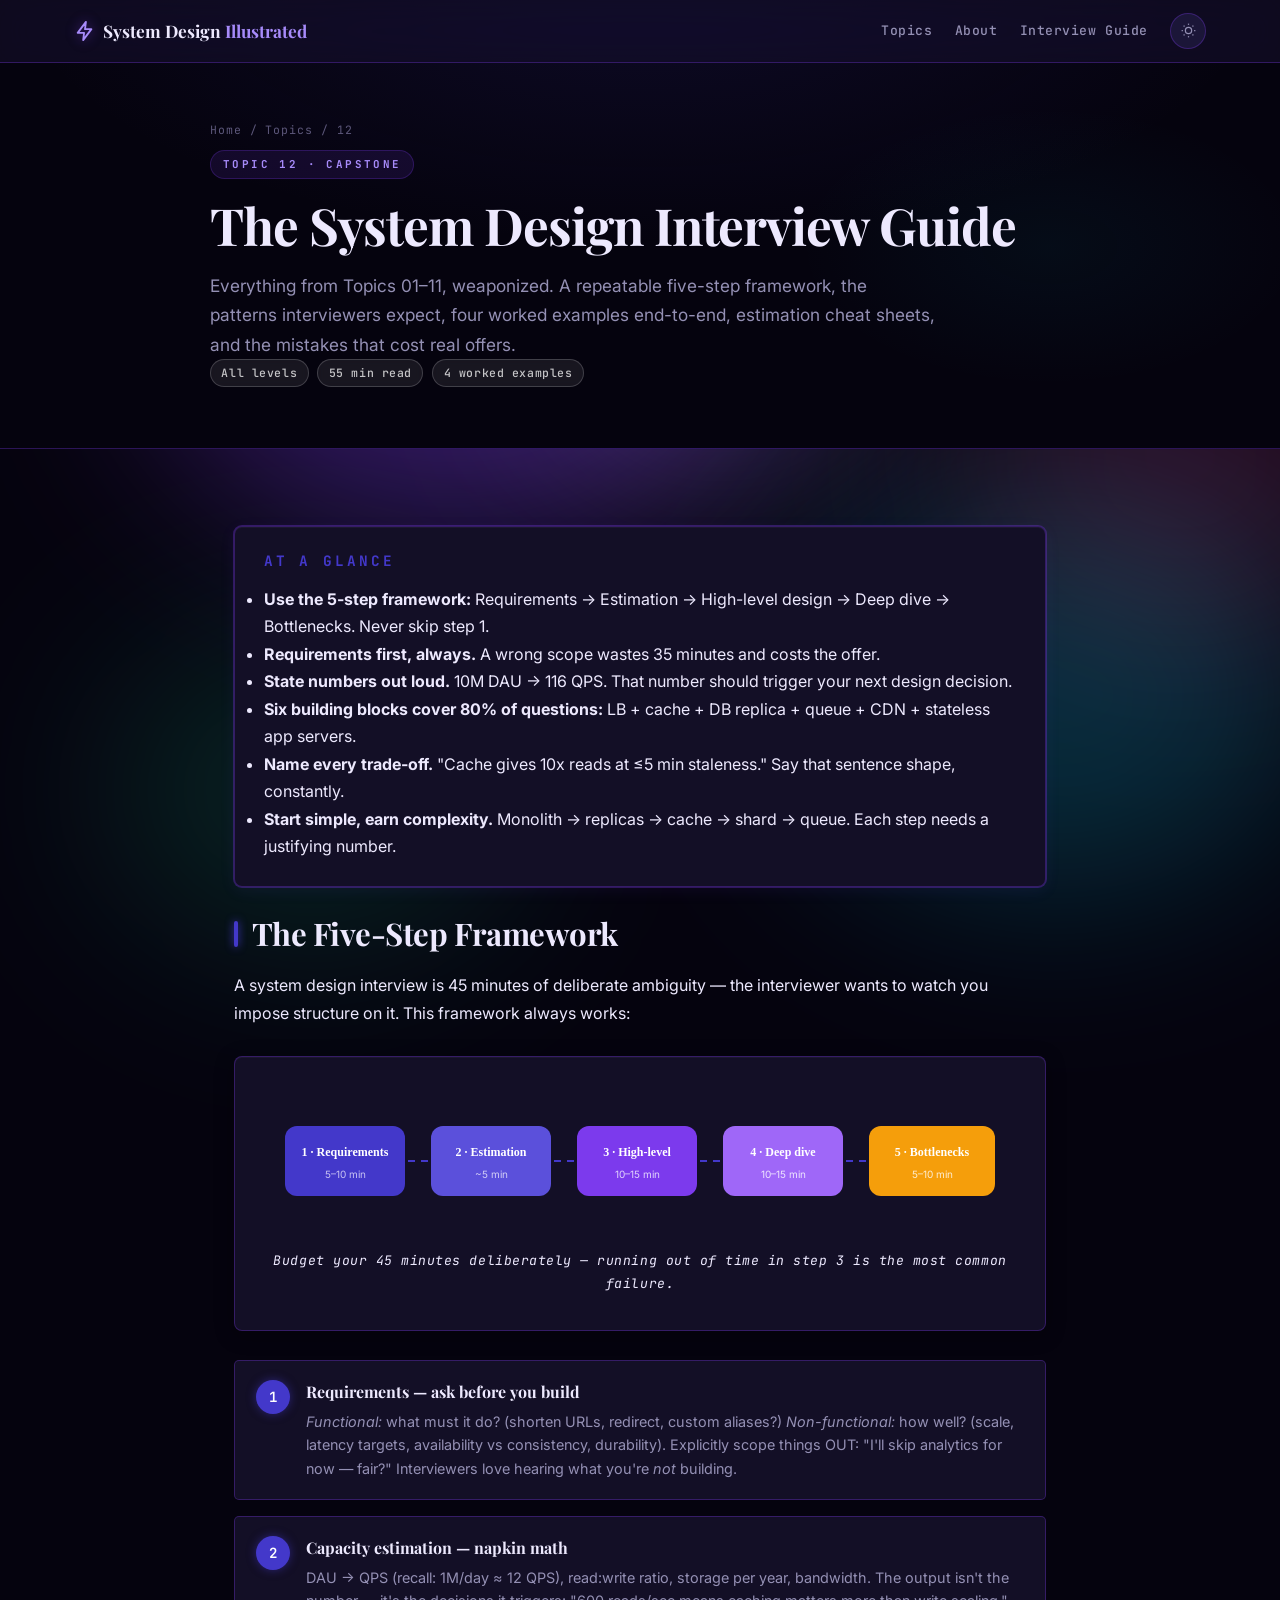
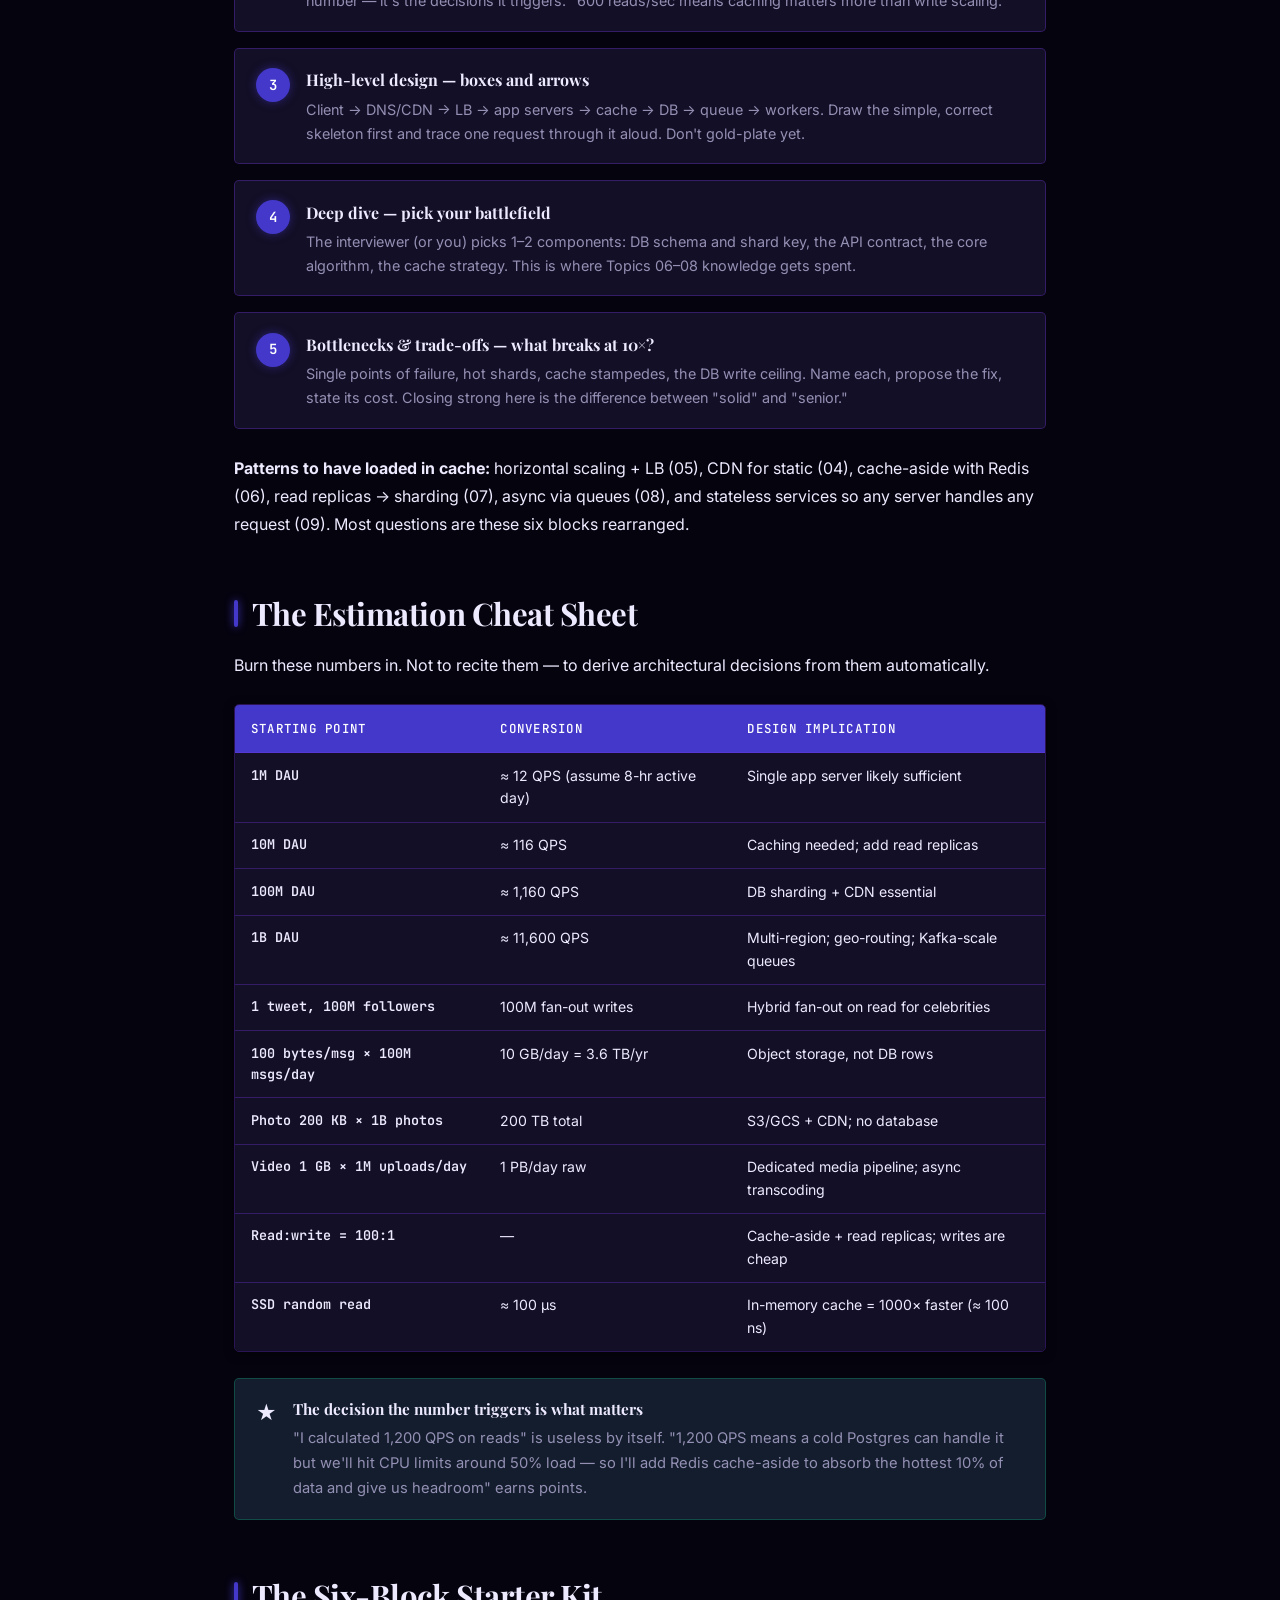
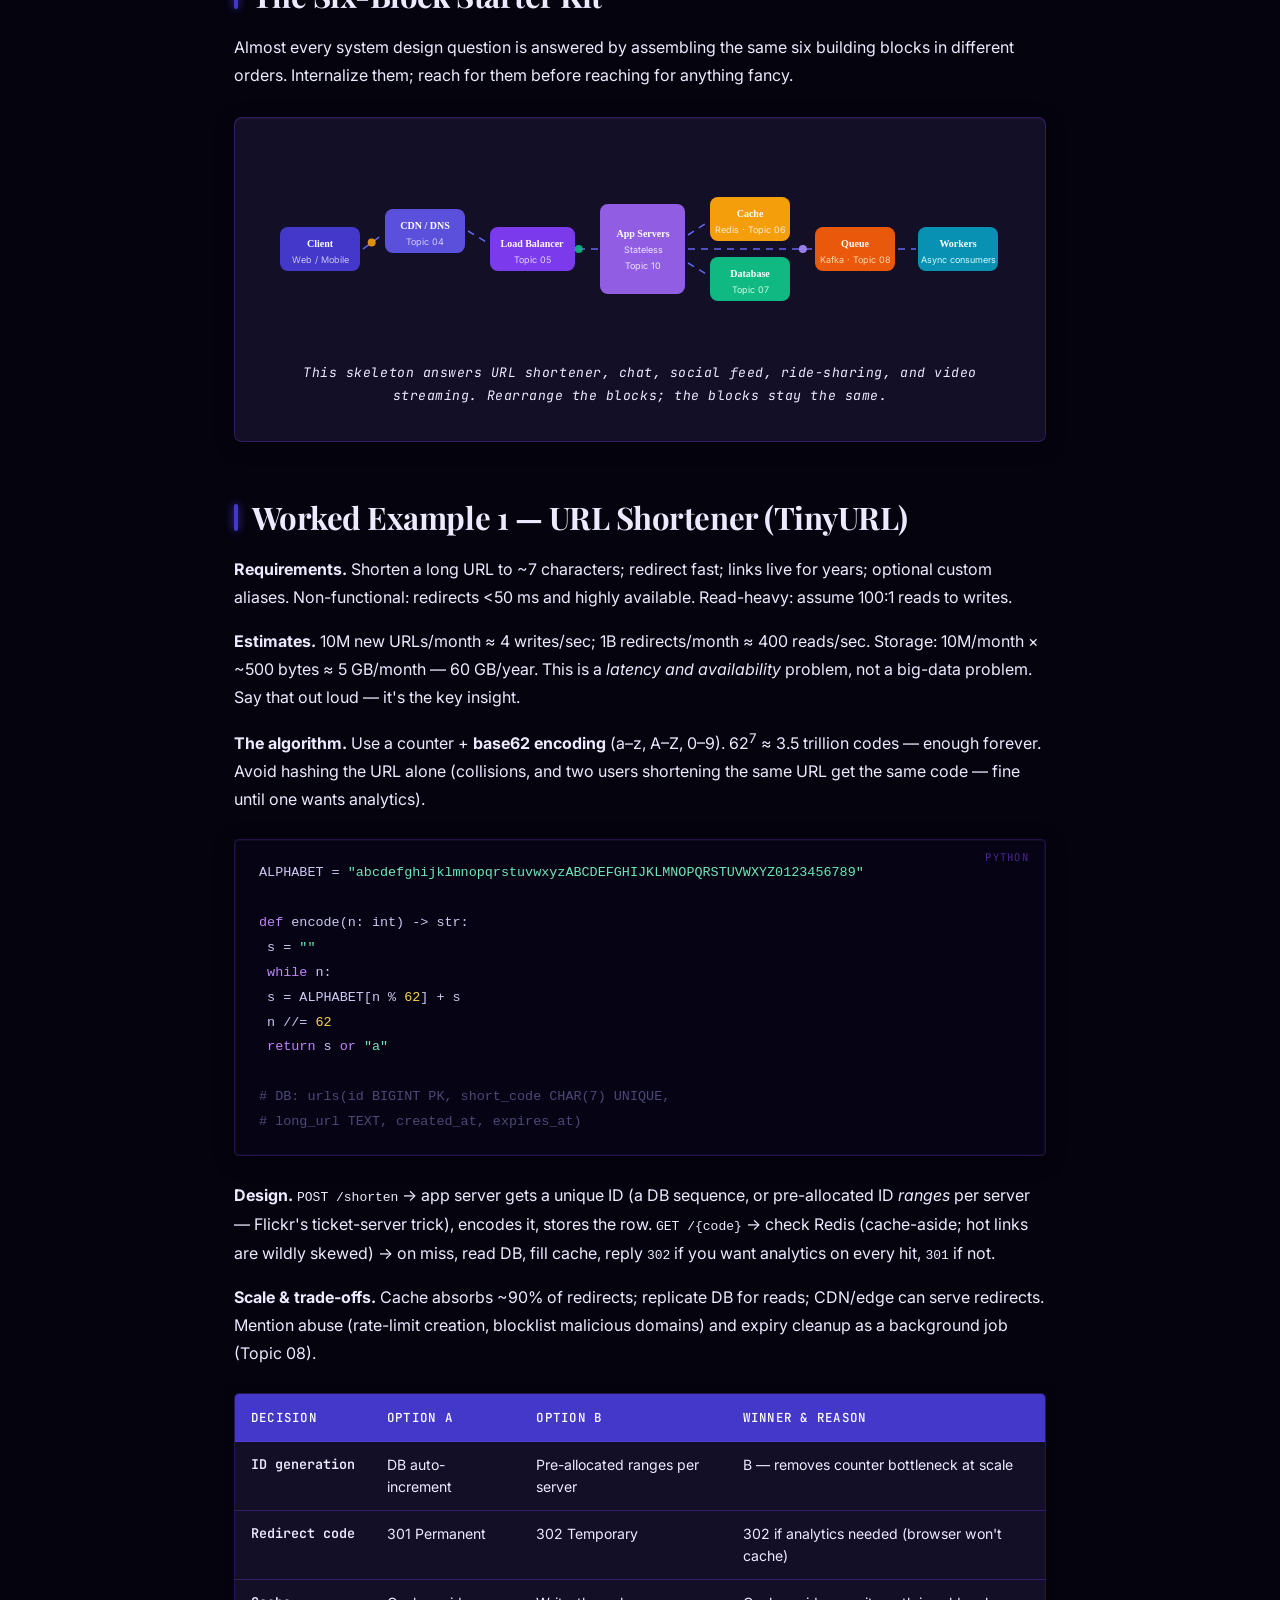
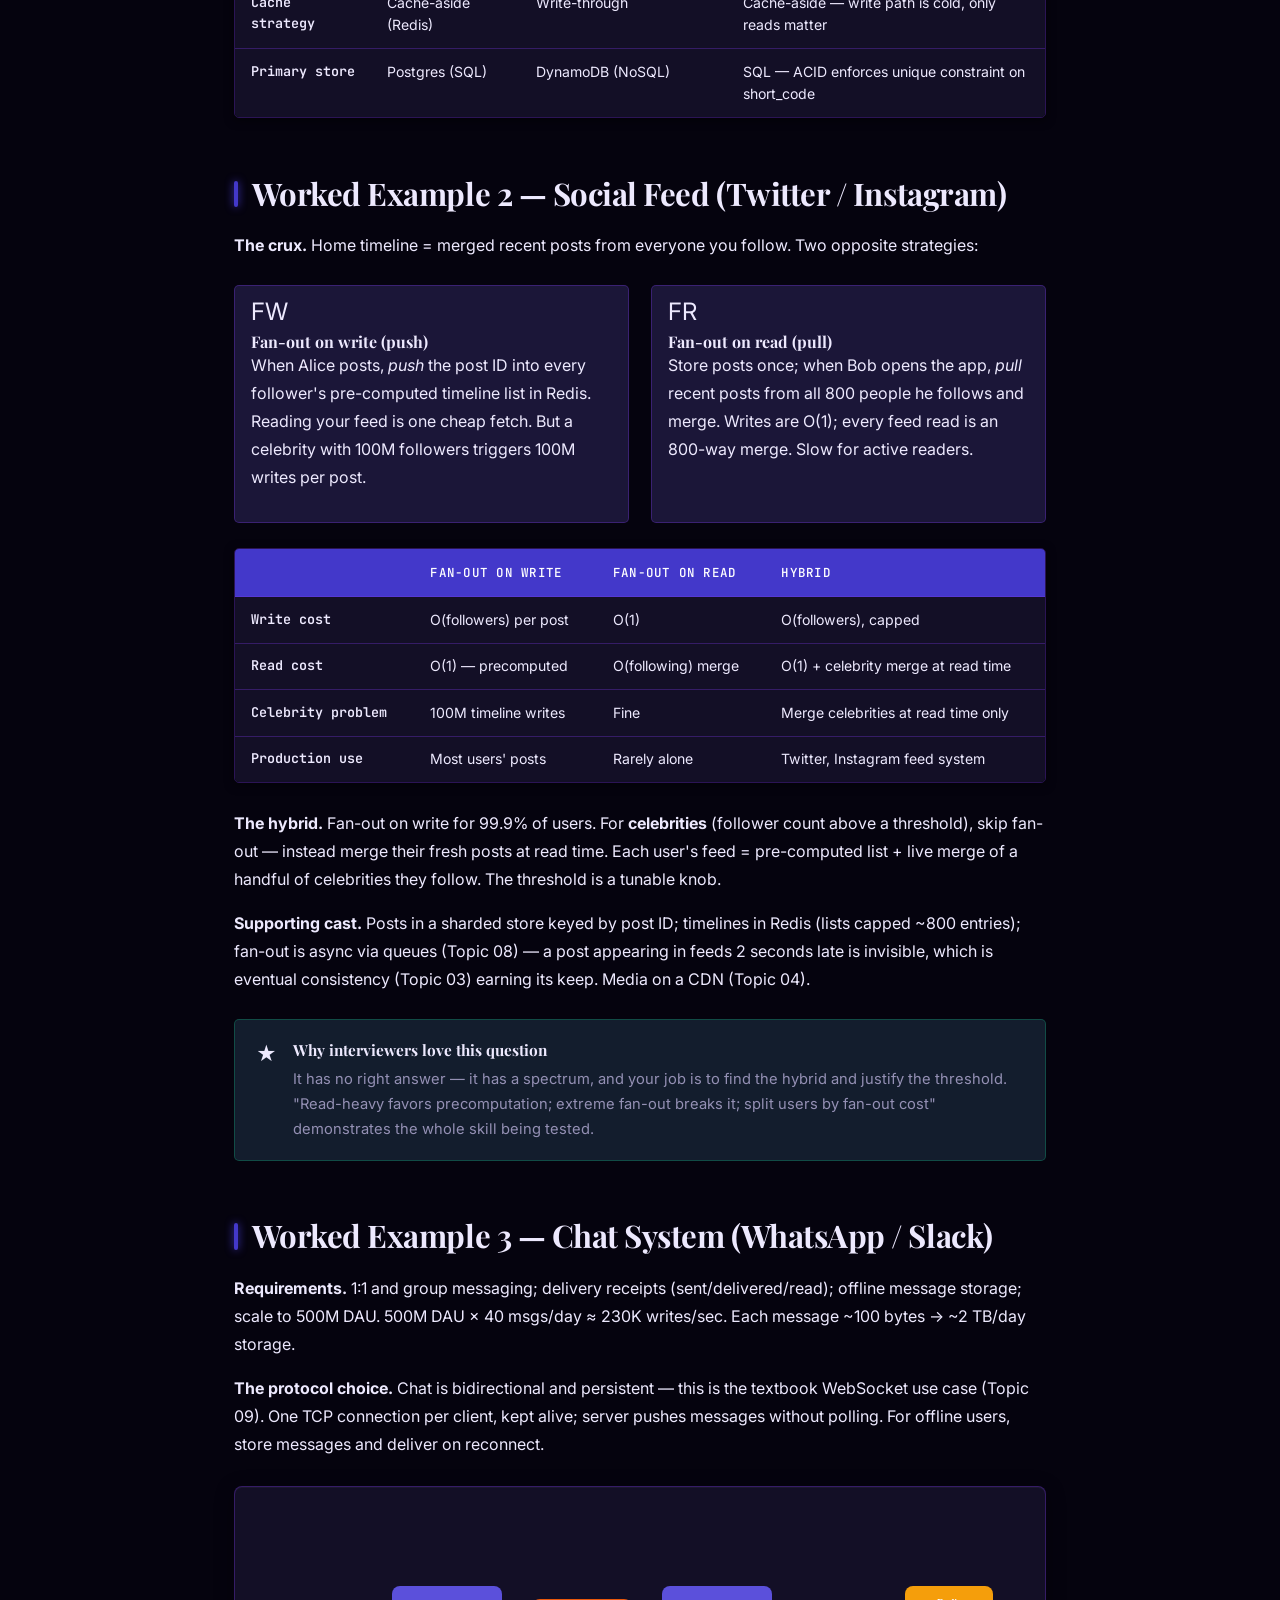
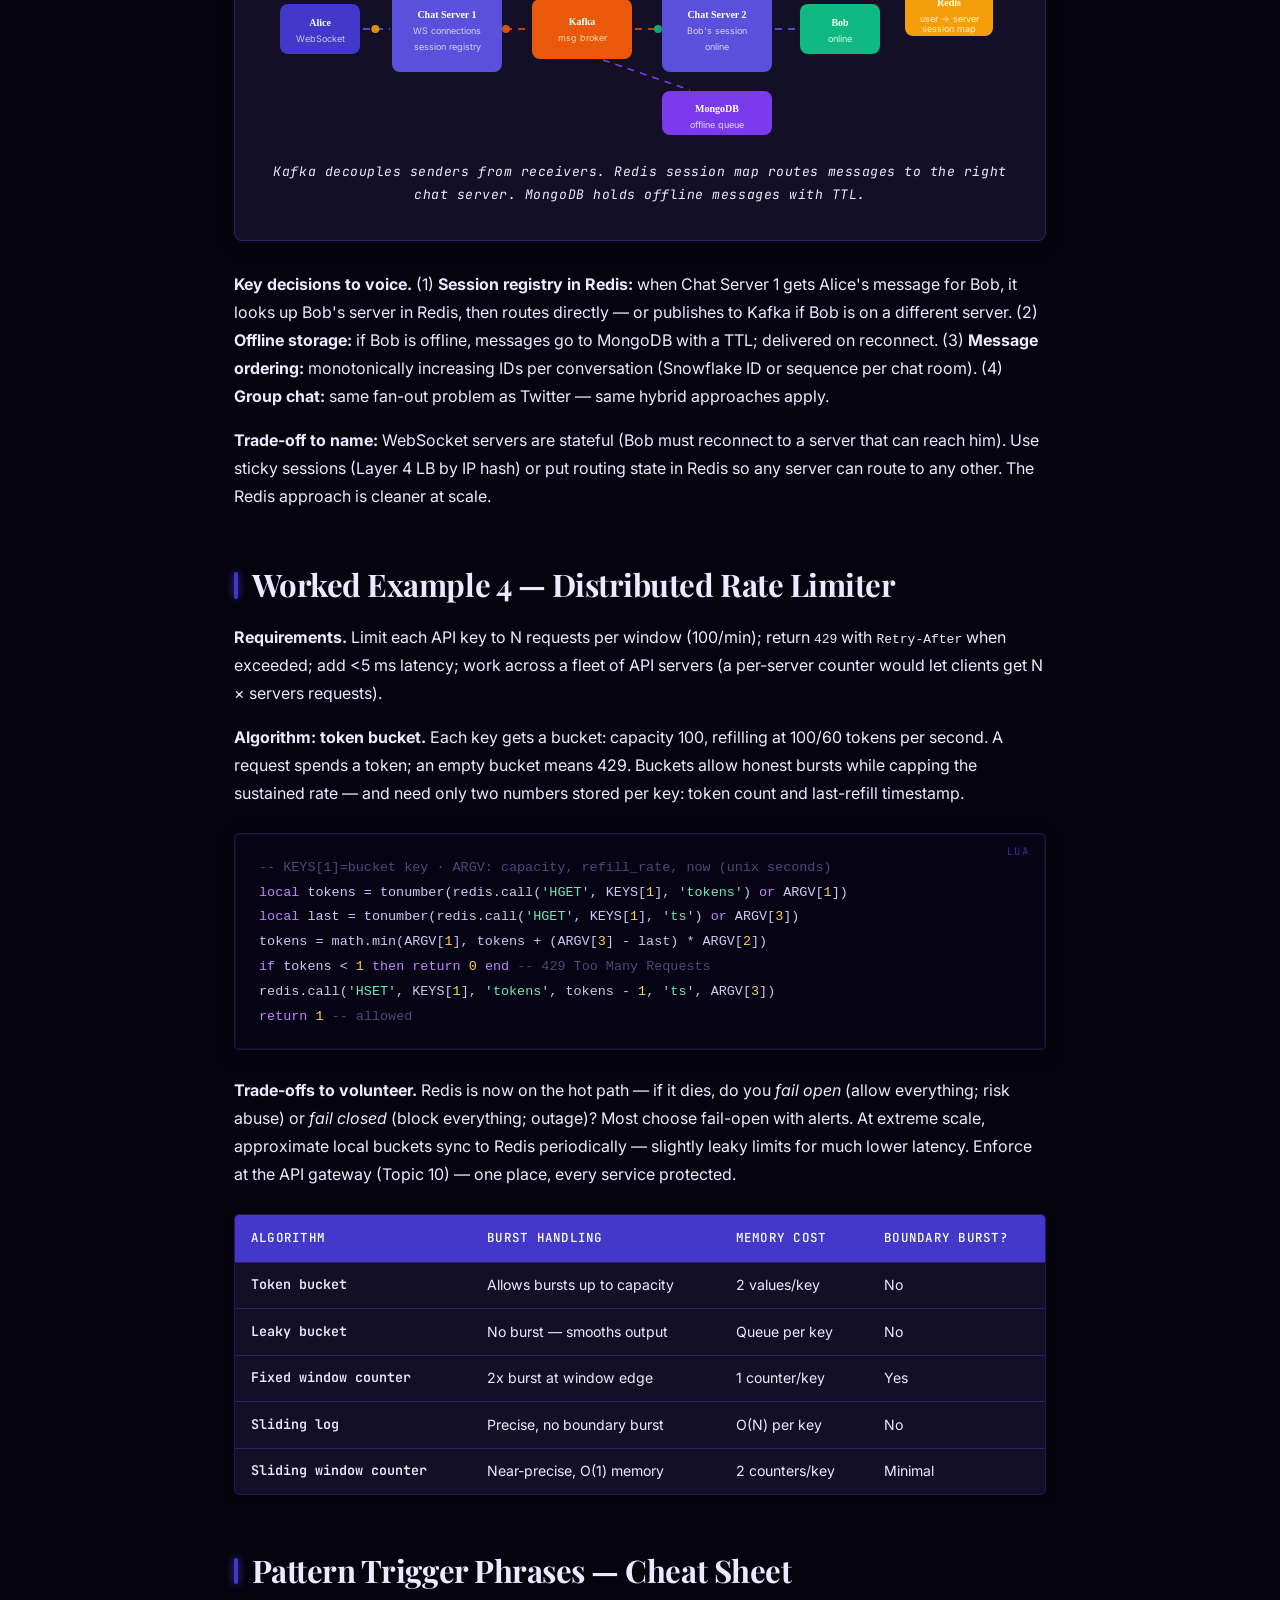
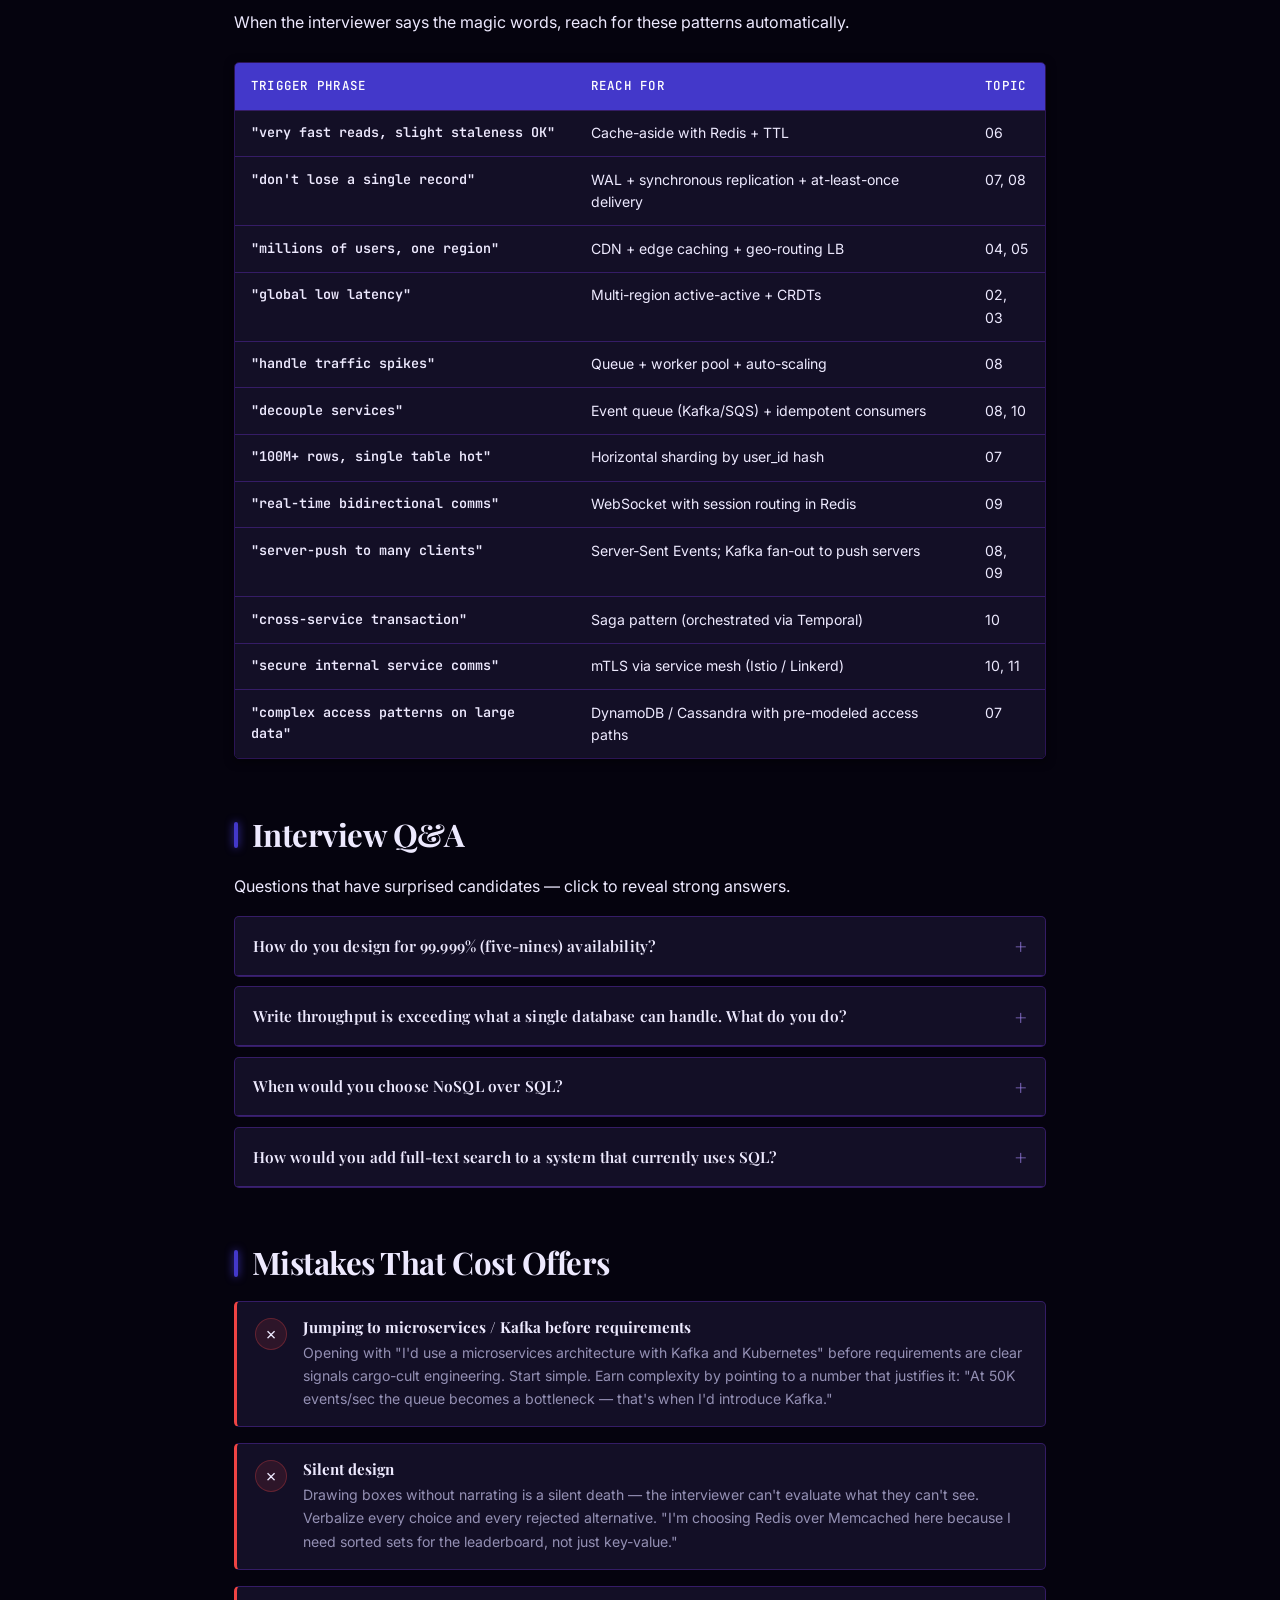
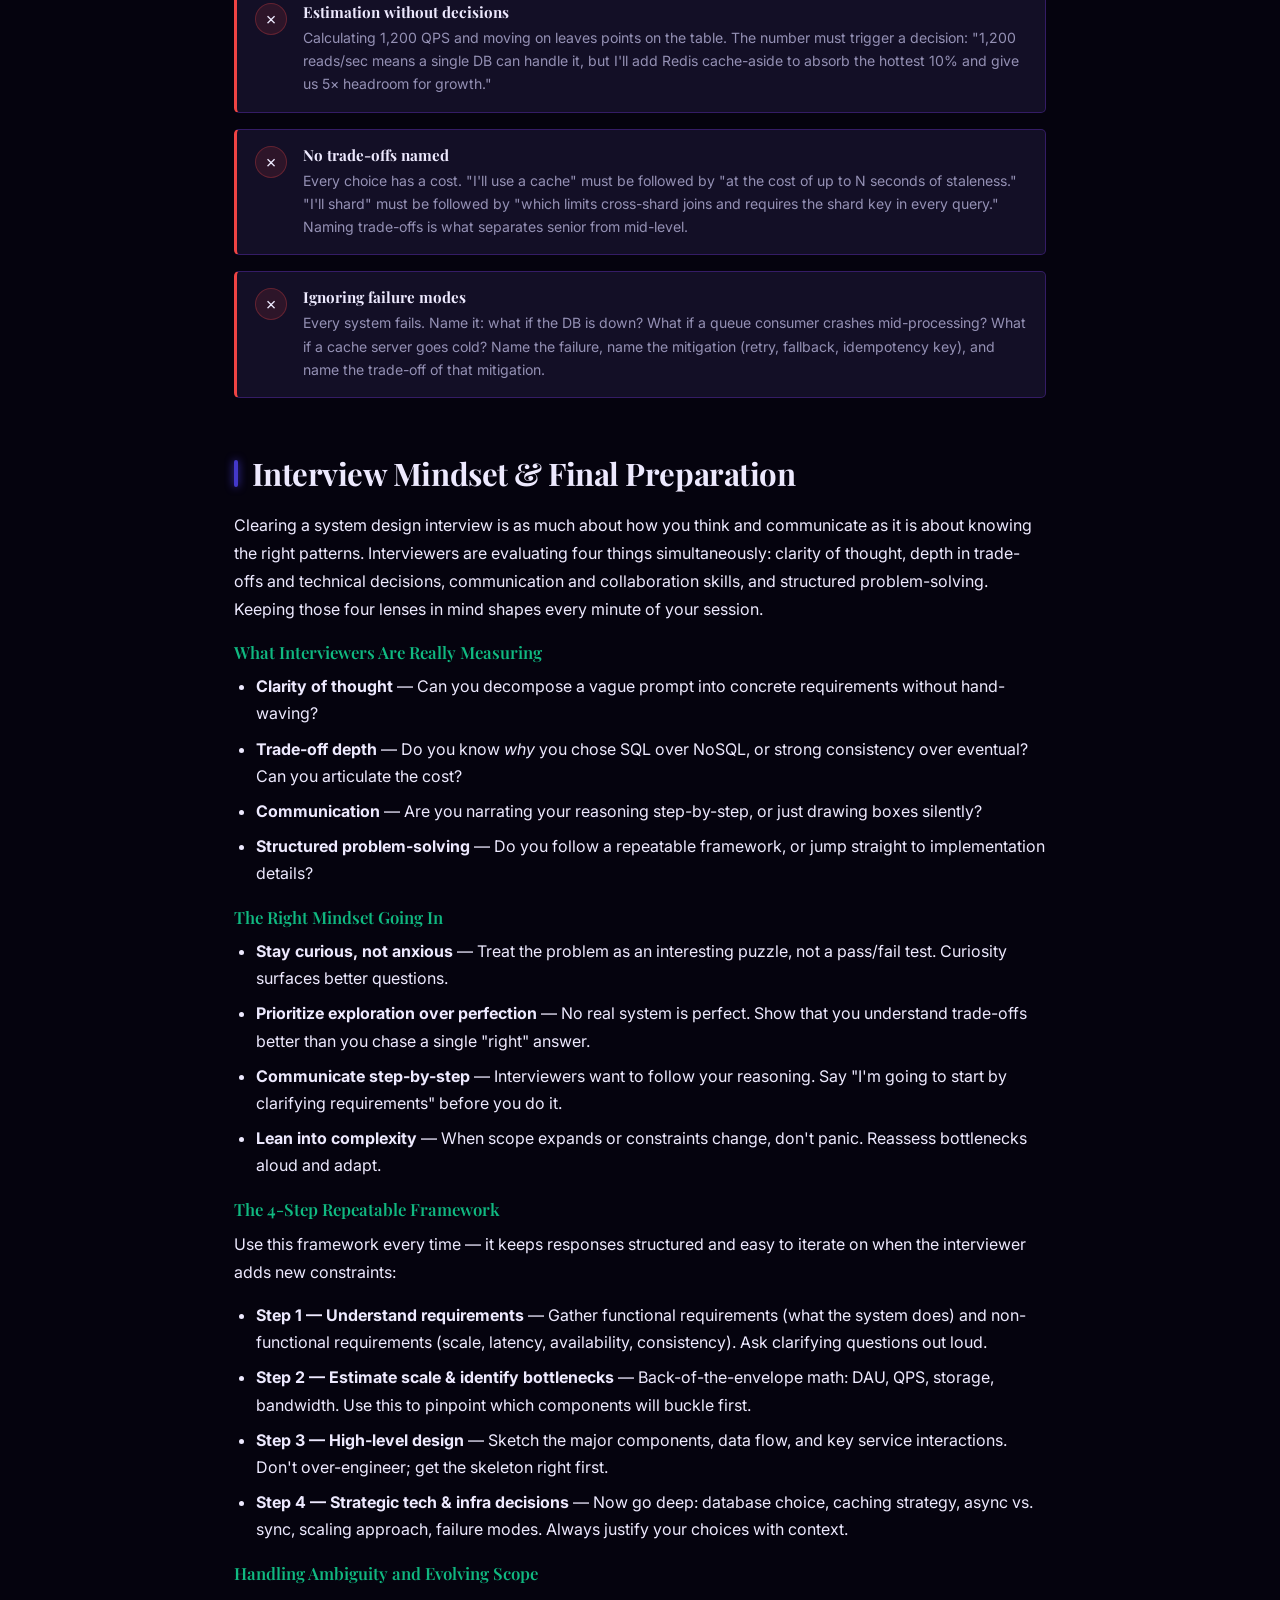
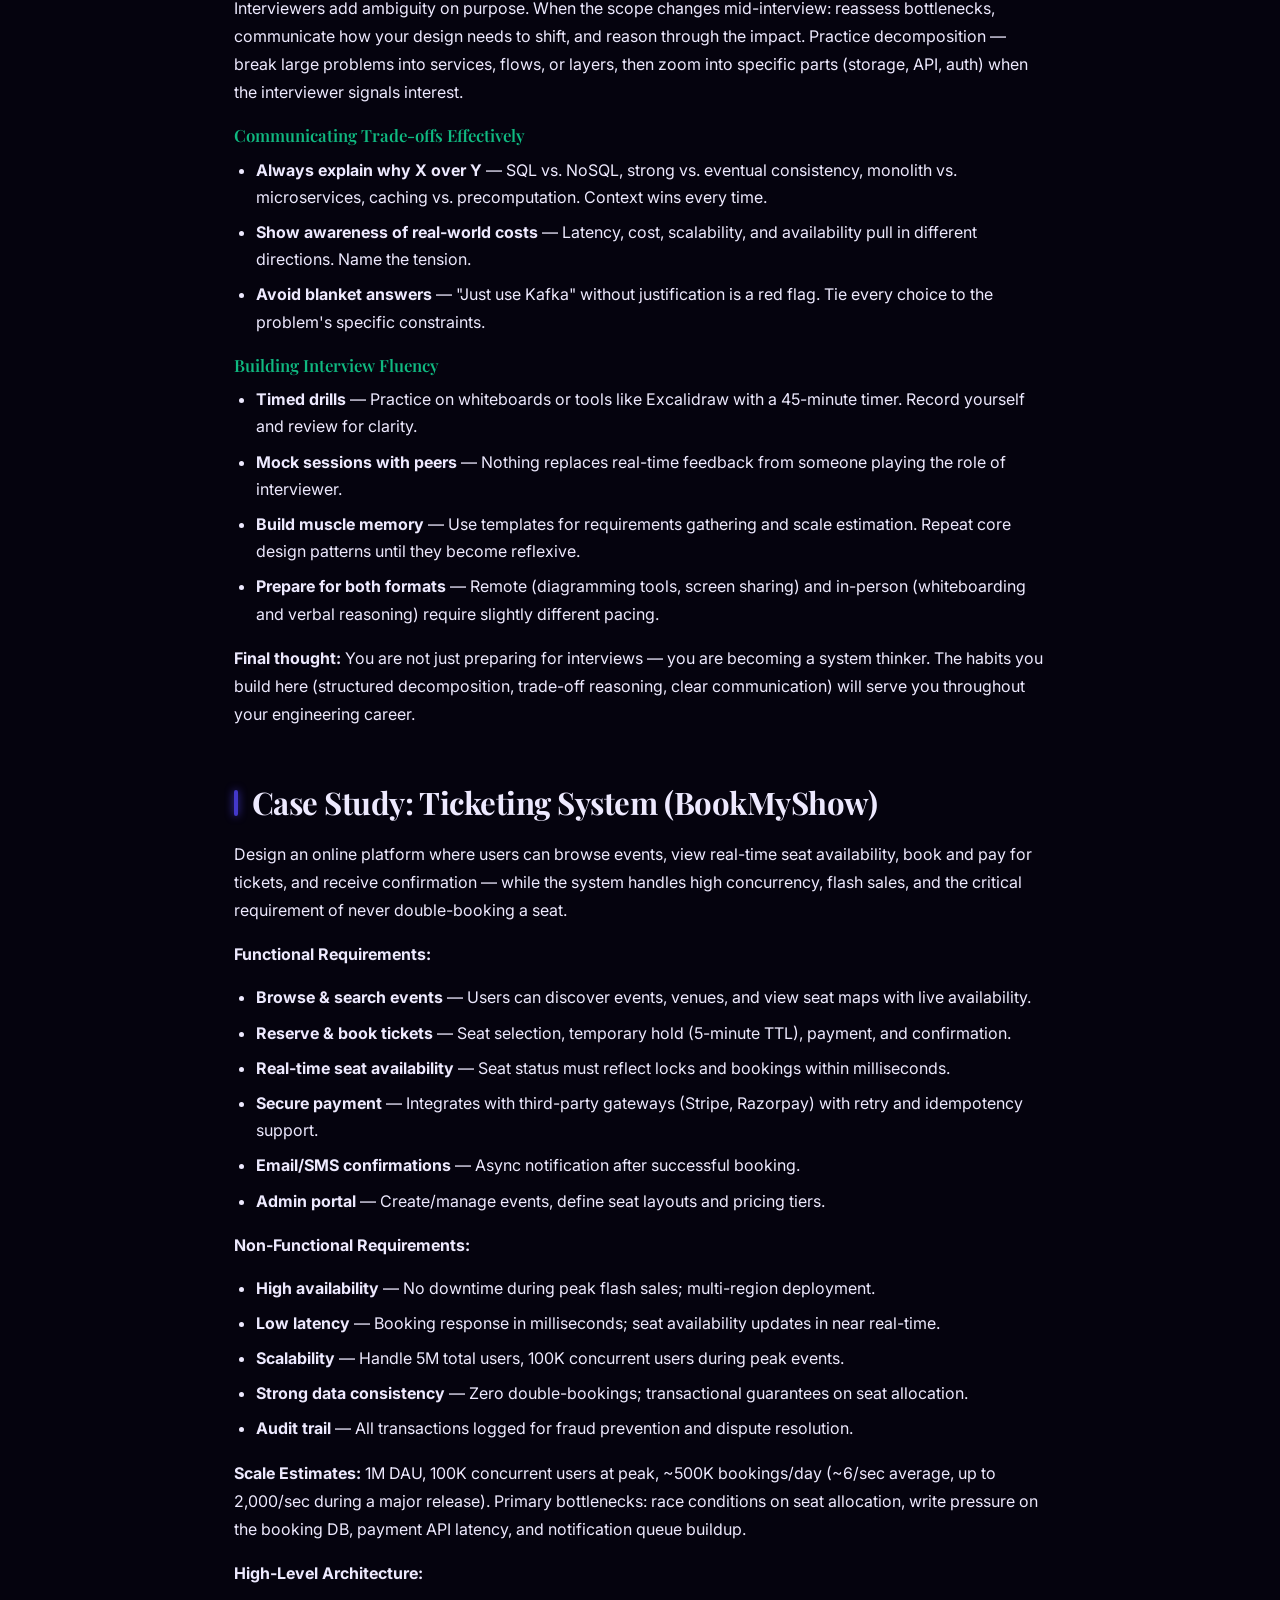
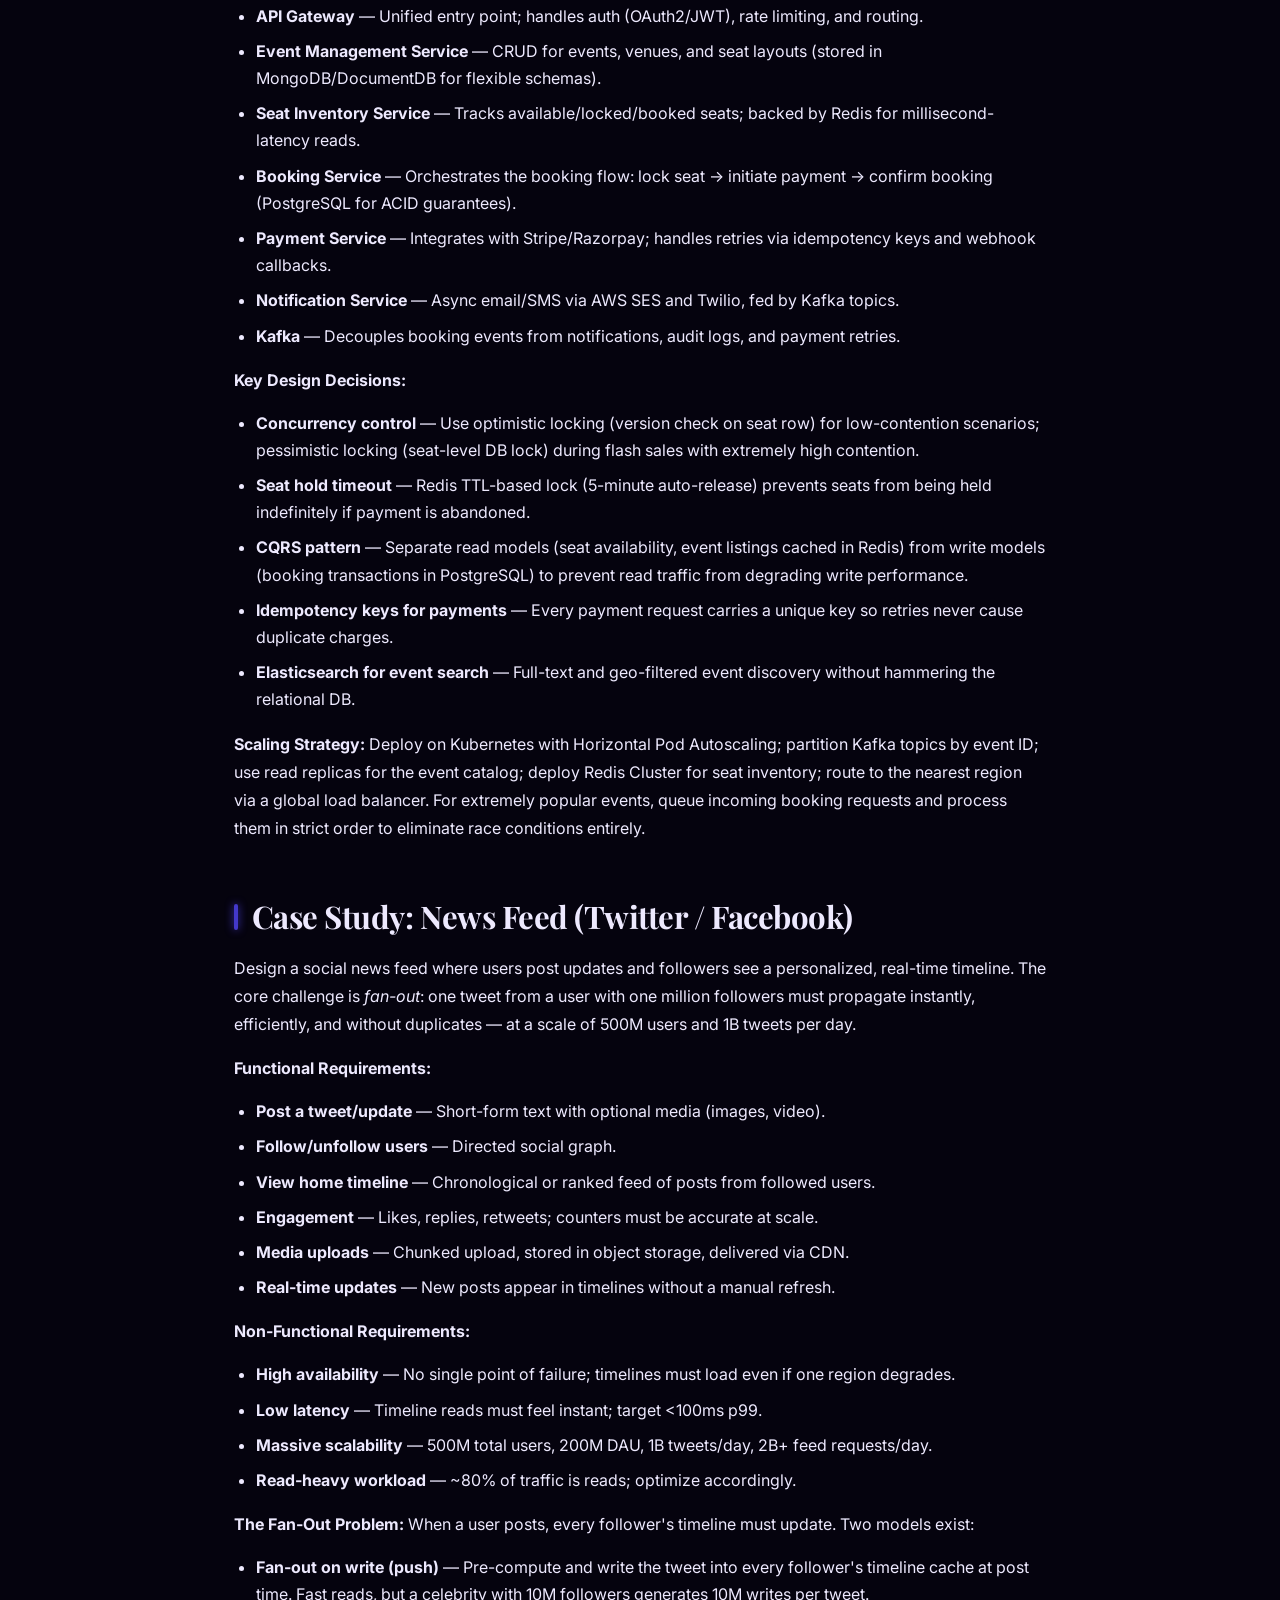
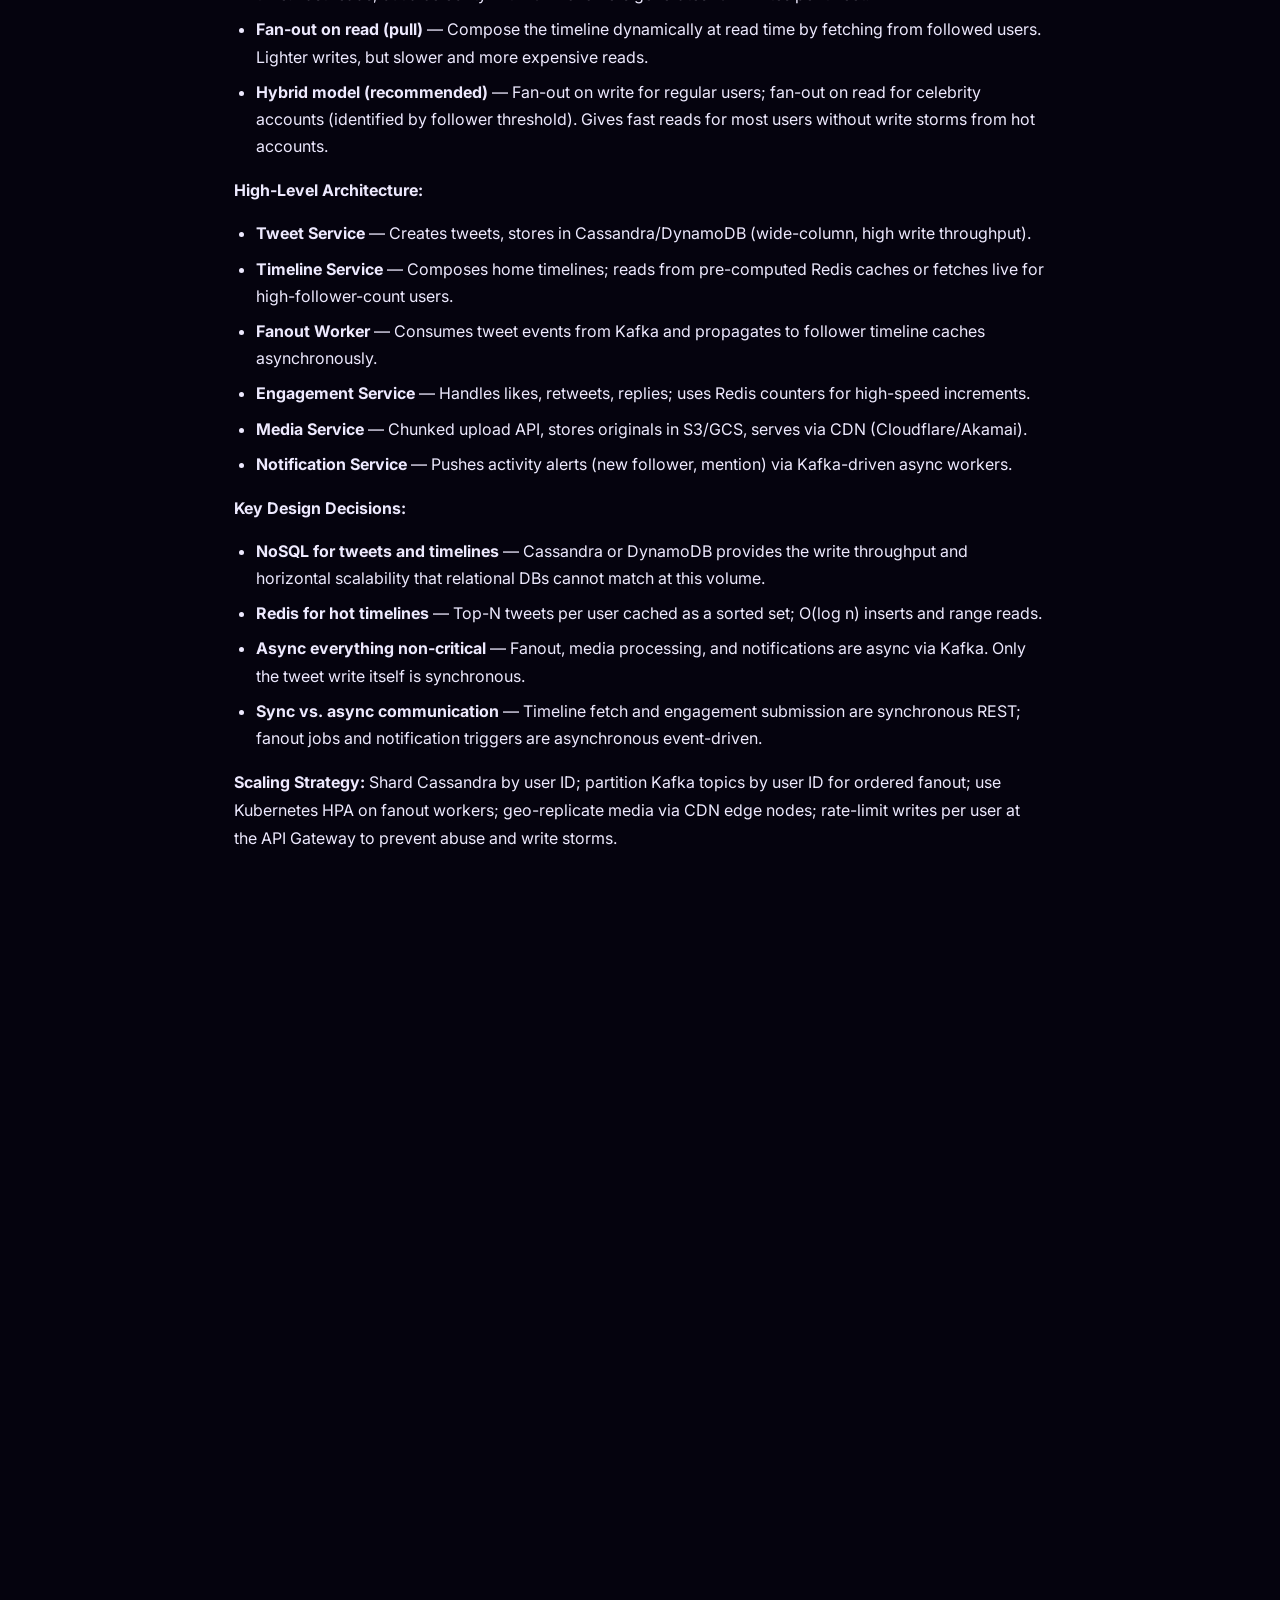
<file: topics/12-interview-guide.html>
<!DOCTYPE html>
<html lang="en">
<head>
<meta charset="UTF-8">
<meta name="viewport" content="width=device-width, initial-scale=1.0">
<title>System Design Interview Guide — System Design Illustrated</title>
<meta name="description" content="A five-step interview framework, estimation cheat sheet, four fully worked examples, common patterns, and mistakes that cost offers.">
<script>try{var t=localStorage.getItem('sdi-theme')||'dark';document.documentElement.setAttribute('data-theme',t)}catch(e){document.documentElement.setAttribute('data-theme','dark')}</script>
<link rel="stylesheet" href="../css/style.css">
</head>
<body data-topic="12" style="--topic-color:#4338CA">

<div class="reading-progress"></div>

<nav class="navbar">
 <div class="nav-inner">
 <a href="../index.html" class="logo">
 <svg class="logo-icon" width="22" height="22" viewBox="0 0 24 24" fill="none" aria-hidden="true">
 <path d="M13 2L4 14h7l-1 8 9-12h-7z" stroke="currentColor" stroke-width="2" stroke-linejoin="round"/>
 </svg>
 <span class="logo-text">System Design <span class="logo-accent">Illustrated</span></span>
 </a>
 <div class="nav-links">
 <a href="../index.html#topics">Topics</a>
 <a href="../index.html#about">About</a>
 <a href="12-interview-guide.html">Interview Guide</a>
 <button class="theme-toggle" id="themeToggle" aria-label="Toggle dark mode">
 <svg class="icon-moon" width="15" height="15" viewBox="0 0 24 24" fill="none" stroke="currentColor" stroke-width="2" aria-hidden="true"><path d="M21 12.79A9 9 0 1 1 11.21 3 7 7 0 0 0 21 12.79z"/></svg>
 <svg class="icon-sun" width="15" height="15" viewBox="0 0 24 24" fill="none" stroke="currentColor" stroke-width="2" aria-hidden="true"><circle cx="12" cy="12" r="5"/><line x1="12" y1="1" x2="12" y2="3"/><line x1="12" y1="21" x2="12" y2="23"/><line x1="4.22" y1="4.22" x2="5.64" y2="5.64"/><line x1="18.36" y1="18.36" x2="19.78" y2="19.78"/><line x1="1" y1="12" x2="3" y2="12"/><line x1="21" y1="12" x2="23" y2="12"/><line x1="4.22" y1="19.78" x2="5.64" y2="18.36"/><line x1="18.36" y1="5.64" x2="19.78" y2="4.22"/></svg>
 </button>
 </div>
 </div>
</nav>

<header class="topic-header" style="--topic-color:#4338CA">
 <div class="topic-header-inner">
 <div class="breadcrumb"><a href="../index.html">Home</a> / Topics / 12</div>
 <div class="topic-num-big">TOPIC 12 · CAPSTONE</div>
 <h1>The System Design Interview Guide</h1>
 <p class="subtitle">Everything from Topics 01–11, weaponized. A repeatable five-step framework, the patterns interviewers expect, four worked examples end-to-end, estimation cheat sheets, and the mistakes that cost real offers.</p>
 <div class="topic-meta"><span class="tag">All levels</span><span class="tag">55 min read</span><span class="tag">4 worked examples</span></div>
 </div>
</header>

<main class="topic-body">

 <div class="at-a-glance">
 <h3>At a Glance</h3>
 <ul>
 <li><strong>Use the 5-step framework:</strong> Requirements &rarr; Estimation &rarr; High-level design &rarr; Deep dive &rarr; Bottlenecks. Never skip step 1.</li>
 <li><strong>Requirements first, always.</strong> A wrong scope wastes 35 minutes and costs the offer.</li>
 <li><strong>State numbers out loud.</strong> 10M DAU &rarr; 116 QPS. That number should trigger your next design decision.</li>
 <li><strong>Six building blocks cover 80% of questions:</strong> LB + cache + DB replica + queue + CDN + stateless app servers.</li>
 <li><strong>Name every trade-off.</strong> "Cache gives 10x reads at &le;5 min staleness." Say that sentence shape, constantly.</li>
 <li><strong>Start simple, earn complexity.</strong> Monolith &rarr; replicas &rarr; cache &rarr; shard &rarr; queue. Each step needs a justifying number.</li>
 </ul>
 </div>

 <!-- ========== FRAMEWORK ========== -->
 <section class="section-block reveal">
 <h2>The Five-Step Framework</h2>
 <p>A system design interview is 45 minutes of deliberate ambiguity — the interviewer wants to watch you impose structure on it. This framework always works:</p>

 <div class="diagram-box">
 <svg viewBox="0 0 740 150" role="img" aria-label="Five framework steps: requirements, estimation, high-level design, deep dive, bottlenecks">
 <g>
 <rect x="15" y="40" width="120" height="70" rx="12" style="fill:#4338CA"/>
 <text x="75" y="70" text-anchor="middle" style="fill:#fff;font-family:Poppins;font-weight:700;font-size:12px">1 · Requirements</text>
 <text x="75" y="92" text-anchor="middle" style="fill:#C9C4F4;font-size:10px;font-family:Inter">5–10 min</text>
 </g>
 <line x1="138" y1="75" x2="158" y2="75" class="svg-line svg-dash" style="stroke:#4338CA"/>
 <g>
 <rect x="161" y="40" width="120" height="70" rx="12" style="fill:#5B50DB"/>
 <text x="221" y="70" text-anchor="middle" style="fill:#fff;font-family:Poppins;font-weight:700;font-size:12px">2 · Estimation</text>
 <text x="221" y="92" text-anchor="middle" style="fill:#D4D0F6;font-size:10px;font-family:Inter">~5 min</text>
 </g>
 <line x1="284" y1="75" x2="304" y2="75" class="svg-line svg-dash" style="stroke:#4338CA"/>
 <g>
 <rect x="307" y="40" width="120" height="70" rx="12" style="fill:#7C3AED"/>
 <text x="367" y="70" text-anchor="middle" style="fill:#fff;font-family:Poppins;font-weight:700;font-size:12px">3 · High-level</text>
 <text x="367" y="92" text-anchor="middle" style="fill:#E2D5FC;font-size:10px;font-family:Inter">10–15 min</text>
 </g>
 <line x1="430" y1="75" x2="450" y2="75" class="svg-line svg-dash" style="stroke:#4338CA"/>
 <g>
 <rect x="453" y="40" width="120" height="70" rx="12" style="fill:#9F67F8"/>
 <text x="513" y="70" text-anchor="middle" style="fill:#fff;font-family:Poppins;font-weight:700;font-size:12px">4 · Deep dive</text>
 <text x="513" y="92" text-anchor="middle" style="fill:#EFE6FE;font-size:10px;font-family:Inter">10–15 min</text>
 </g>
 <line x1="576" y1="75" x2="596" y2="75" class="svg-line svg-dash" style="stroke:#4338CA"/>
 <g>
 <rect x="599" y="40" width="126" height="70" rx="12" style="fill:#F59E0B"/>
 <text x="662" y="70" text-anchor="middle" style="fill:#fff;font-family:Poppins;font-weight:700;font-size:12px">5 · Bottlenecks</text>
 <text x="662" y="92" text-anchor="middle" style="fill:#FDEDD3;font-size:10px;font-family:Inter">5–10 min</text>
 </g>
 </svg>
 <p class="diagram-caption">Budget your 45 minutes deliberately — running out of time in step 3 is the most common failure.</p>
 </div>

 <div class="steps">
 <div class="step-item"><div class="step-num">1</div><div><strong>Requirements — ask before you build</strong><p><em>Functional:</em> what must it do? (shorten URLs, redirect, custom aliases?) <em>Non-functional:</em> how well? (scale, latency targets, availability vs consistency, durability). Explicitly scope things OUT: "I'll skip analytics for now — fair?" Interviewers love hearing what you're <em>not</em> building.</p></div></div>
 <div class="step-item"><div class="step-num">2</div><div><strong>Capacity estimation — napkin math</strong><p>DAU &rarr; QPS (recall: 1M/day &asymp; 12 QPS), read:write ratio, storage per year, bandwidth. The output isn't the number — it's the decisions it triggers: "600 reads/sec means caching matters more than write scaling."</p></div></div>
 <div class="step-item"><div class="step-num">3</div><div><strong>High-level design — boxes and arrows</strong><p>Client &rarr; DNS/CDN &rarr; LB &rarr; app servers &rarr; cache &rarr; DB &rarr; queue &rarr; workers. Draw the simple, correct skeleton first and trace one request through it aloud. Don't gold-plate yet.</p></div></div>
 <div class="step-item"><div class="step-num">4</div><div><strong>Deep dive — pick your battlefield</strong><p>The interviewer (or you) picks 1–2 components: DB schema and shard key, the API contract, the core algorithm, the cache strategy. This is where Topics 06–08 knowledge gets spent.</p></div></div>
 <div class="step-item"><div class="step-num">5</div><div><strong>Bottlenecks &amp; trade-offs — what breaks at 10×?</strong><p>Single points of failure, hot shards, cache stampedes, the DB write ceiling. Name each, propose the fix, state its cost. Closing strong here is the difference between "solid" and "senior."</p></div></div>
 </div>

 <p><strong>Patterns to have loaded in cache:</strong> horizontal scaling + LB (05), CDN for static (04), cache-aside with Redis (06), read replicas &rarr; sharding (07), async via queues (08), and stateless services so any server handles any request (09). Most questions are these six blocks rearranged.</p>
 </section>

 <!-- ========== ESTIMATION CHEAT SHEET ========== -->
 <section class="section-block reveal">
 <h2>The Estimation Cheat Sheet</h2>
 <p>Burn these numbers in. Not to recite them — to derive architectural decisions from them automatically.</p>

 <div class="table-wrap">
 <table class="compare-table">
 <thead><tr><th>Starting point</th><th>Conversion</th><th>Design implication</th></tr></thead>
 <tbody>
 <tr><td>1M DAU</td><td>&asymp; 12 QPS (assume 8-hr active day)</td><td>Single app server likely sufficient</td></tr>
 <tr><td>10M DAU</td><td>&asymp; 116 QPS</td><td>Caching needed; add read replicas</td></tr>
 <tr><td>100M DAU</td><td>&asymp; 1,160 QPS</td><td>DB sharding + CDN essential</td></tr>
 <tr><td>1B DAU</td><td>&asymp; 11,600 QPS</td><td>Multi-region; geo-routing; Kafka-scale queues</td></tr>
 <tr><td>1 tweet, 100M followers</td><td>100M fan-out writes</td><td>Hybrid fan-out on read for celebrities</td></tr>
 <tr><td>100 bytes/msg &times; 100M msgs/day</td><td>10 GB/day = 3.6 TB/yr</td><td>Object storage, not DB rows</td></tr>
 <tr><td>Photo 200 KB &times; 1B photos</td><td>200 TB total</td><td>S3/GCS + CDN; no database</td></tr>
 <tr><td>Video 1 GB &times; 1M uploads/day</td><td>1 PB/day raw</td><td>Dedicated media pipeline; async transcoding</td></tr>
 <tr><td>Read:write = 100:1</td><td>—</td><td>Cache-aside + read replicas; writes are cheap</td></tr>
 <tr><td>SSD random read</td><td>&asymp; 100 &micro;s</td><td>In-memory cache = 1000× faster (&asymp; 100 ns)</td></tr>
 </tbody>
 </table>
 </div>

 <div class="callout tip">
 <span class="co-icon">&#9733;</span>
 <div><strong>The decision the number triggers is what matters</strong>
 <p>"I calculated 1,200 QPS on reads" is useless by itself. "1,200 QPS means a cold Postgres can handle it but we'll hit CPU limits around 50% load — so I'll add Redis cache-aside to absorb the hottest 10% of data and give us headroom" earns points.</p></div>
 </div>
 </section>

 <!-- ========== SIX BLOCKS ========== -->
 <section class="section-block reveal">
 <h2>The Six-Block Starter Kit</h2>
 <p>Almost every system design question is answered by assembling the same six building blocks in different orders. Internalize them; reach for them before reaching for anything fancy.</p>

 <div class="diagram-box">
 <svg viewBox="0 0 740 200" role="img" aria-label="System design building blocks: client to CDN/DNS to load balancer to app servers, which read from cache and database, with a queue for async workers">
 <rect x="10" y="80" width="80" height="44" rx="8" style="fill:#4338CA"/>
 <text x="50" y="100" text-anchor="middle" style="fill:#fff;font-size:10px;font-family:Poppins;font-weight:600">Client</text>
 <text x="50" y="116" text-anchor="middle" style="fill:#C9C4F4;font-size:9px;font-family:Inter">Web / Mobile</text>

 <rect x="115" y="62" width="80" height="44" rx="8" style="fill:#5B50DB"/>
 <text x="155" y="82" text-anchor="middle" style="fill:#fff;font-size:10px;font-family:Poppins;font-weight:600">CDN / DNS</text>
 <text x="155" y="98" text-anchor="middle" style="fill:#D4D0F6;font-size:9px;font-family:Inter">Topic 04</text>

 <rect x="220" y="80" width="85" height="44" rx="8" style="fill:#7C3AED"/>
 <text x="262" y="100" text-anchor="middle" style="fill:#fff;font-size:10px;font-family:Poppins;font-weight:600">Load Balancer</text>
 <text x="262" y="116" text-anchor="middle" style="fill:#E2D5FC;font-size:9px;font-family:Inter">Topic 05</text>

 <rect x="330" y="57" width="85" height="90" rx="8" style="fill:#9F67F8;opacity:0.9"/>
 <text x="373" y="90" text-anchor="middle" style="fill:#fff;font-size:10px;font-family:Poppins;font-weight:600">App Servers</text>
 <text x="373" y="106" text-anchor="middle" style="fill:#EFE6FE;font-size:9px;font-family:Inter">Stateless</text>
 <text x="373" y="122" text-anchor="middle" style="fill:#EFE6FE;font-size:9px;font-family:Inter">Topic 10</text>

 <rect x="440" y="50" width="80" height="44" rx="8" style="fill:#F59E0B"/>
 <text x="480" y="70" text-anchor="middle" style="fill:#fff;font-size:10px;font-family:Poppins;font-weight:600">Cache</text>
 <text x="480" y="86" text-anchor="middle" style="fill:#FDEDD3;font-size:9px;font-family:Inter">Redis · Topic 06</text>

 <rect x="440" y="110" width="80" height="44" rx="8" style="fill:#10B981"/>
 <text x="480" y="130" text-anchor="middle" style="fill:#fff;font-size:10px;font-family:Poppins;font-weight:600">Database</text>
 <text x="480" y="146" text-anchor="middle" style="fill:#D1FAE5;font-size:9px;font-family:Inter">Topic 07</text>

 <rect x="545" y="80" width="80" height="44" rx="8" style="fill:#EA580C"/>
 <text x="585" y="100" text-anchor="middle" style="fill:#fff;font-size:10px;font-family:Poppins;font-weight:600">Queue</text>
 <text x="585" y="116" text-anchor="middle" style="fill:#FED7AA;font-size:9px;font-family:Inter">Kafka · Topic 08</text>

 <rect x="648" y="80" width="80" height="44" rx="8" style="fill:#0891B2"/>
 <text x="688" y="100" text-anchor="middle" style="fill:#fff;font-size:10px;font-family:Poppins;font-weight:600">Workers</text>
 <text x="688" y="116" text-anchor="middle" style="fill:#CFFAFE;font-size:9px;font-family:Inter">Async consumers</text>

 <line x1="93" y1="102" x2="112" y2="88" class="svg-line svg-dash" style="stroke:#6366F1;stroke-width:1.5"/>
 <line x1="198" y1="84" x2="218" y2="96" class="svg-line svg-dash" style="stroke:#6366F1;stroke-width:1.5"/>
 <line x1="308" y1="102" x2="328" y2="102" class="svg-line svg-dash" style="stroke:#6366F1;stroke-width:1.5"/>
 <line x1="418" y1="88" x2="438" y2="75" class="svg-line svg-dash" style="stroke:#6366F1;stroke-width:1.5"/>
 <line x1="418" y1="116" x2="438" y2="128" class="svg-line svg-dash" style="stroke:#6366F1;stroke-width:1.5"/>
 <line x1="418" y1="102" x2="543" y2="102" class="svg-line svg-dash" style="stroke:#6366F1;stroke-width:1.5"/>
 <line x1="628" y1="102" x2="646" y2="102" class="svg-line svg-dash" style="stroke:#6366F1;stroke-width:1.5"/>

 <circle cx="100" cy="99" r="4" class="pkt pkt-1" style="fill:#F59E0B"/>
 <circle cx="320" cy="102" r="4" class="pkt pkt-1" style="fill:#10B981;animation-delay:1s"/>
 <circle cx="540" cy="102" r="4" class="pkt pkt-2" style="fill:#A78BFA;animation-delay:0.5s"/>
 </svg>
 <p class="diagram-caption">This skeleton answers URL shortener, chat, social feed, ride-sharing, and video streaming. Rearrange the blocks; the blocks stay the same.</p>
 </div>
 </section>

 <!-- ========== EXAMPLE 1: URL Shortener ========== -->
 <section class="section-block reveal" id="worked-examples">
 <h2>Worked Example 1 — URL Shortener (TinyURL)</h2>
 <p><strong>Requirements.</strong> Shorten a long URL to ~7 characters; redirect fast; links live for years; optional custom aliases. Non-functional: redirects &lt;50&nbsp;ms and highly available. Read-heavy: assume 100:1 reads to writes.</p>
 <p><strong>Estimates.</strong> 10M new URLs/month &asymp; 4 writes/sec; 1B redirects/month &asymp; 400 reads/sec. Storage: 10M/month &times; ~500 bytes &asymp; 5&nbsp;GB/month &mdash; 60&nbsp;GB/year. This is a <em>latency and availability</em> problem, not a big-data problem. Say that out loud — it's the key insight.</p>
 <p><strong>The algorithm.</strong> Use a counter + <strong>base62 encoding</strong> (a–z, A–Z, 0–9). 62<sup>7</sup> &asymp; 3.5 trillion codes — enough forever. Avoid hashing the URL alone (collisions, and two users shortening the same URL get the same code — fine until one wants analytics).</p>
 <pre class="code-block" data-lang="python"><code>ALPHABET = <span class="c-s">"abcdefghijklmnopqrstuvwxyzABCDEFGHIJKLMNOPQRSTUVWXYZ0123456789"</span>

<span class="c-k">def</span> encode(n: int) -> str:
 s = <span class="c-s">""</span>
 <span class="c-k">while</span> n:
 s = ALPHABET[n % <span class="c-n">62</span>] + s
 n //= <span class="c-n">62</span>
 <span class="c-k">return</span> s <span class="c-k">or</span> <span class="c-s">"a"</span>

<span class="c-c"># DB: urls(id BIGINT PK, short_code CHAR(7) UNIQUE,</span>
<span class="c-c"># long_url TEXT, created_at, expires_at)</span></code></pre>
 <p><strong>Design.</strong> <code>POST /shorten</code> &rarr; app server gets a unique ID (a DB sequence, or pre-allocated ID <em>ranges</em> per server — Flickr's ticket-server trick), encodes it, stores the row. <code>GET /{code}</code> &rarr; check Redis (cache-aside; hot links are wildly skewed) &rarr; on miss, read DB, fill cache, reply <code>302</code> if you want analytics on every hit, <code>301</code> if not.</p>
 <p><strong>Scale &amp; trade-offs.</strong> Cache absorbs ~90% of redirects; replicate DB for reads; CDN/edge can serve redirects. Mention abuse (rate-limit creation, blocklist malicious domains) and expiry cleanup as a background job (Topic 08).</p>
 <div class="table-wrap">
 <table class="compare-table">
 <thead><tr><th>Decision</th><th>Option A</th><th>Option B</th><th>Winner &amp; reason</th></tr></thead>
 <tbody>
 <tr><td>ID generation</td><td>DB auto-increment</td><td>Pre-allocated ranges per server</td><td>B — removes counter bottleneck at scale</td></tr>
 <tr><td>Redirect code</td><td>301 Permanent</td><td>302 Temporary</td><td>302 if analytics needed (browser won't cache)</td></tr>
 <tr><td>Cache strategy</td><td>Cache-aside (Redis)</td><td>Write-through</td><td>Cache-aside — write path is cold, only reads matter</td></tr>
 <tr><td>Primary store</td><td>Postgres (SQL)</td><td>DynamoDB (NoSQL)</td><td>SQL — ACID enforces unique constraint on short_code</td></tr>
 </tbody>
 </table>
 </div>
 </section>

 <!-- ========== EXAMPLE 2: Twitter Feed ========== -->
 <section class="section-block reveal">
 <h2>Worked Example 2 — Social Feed (Twitter / Instagram)</h2>
 <p><strong>The crux.</strong> Home timeline = merged recent posts from everyone you follow. Two opposite strategies:</p>
 <div class="two-col">
 <div class="mini-card"><span class="mc-icon">FW</span><h4>Fan-out on write (push)</h4><p>When Alice posts, <em>push</em> the post ID into every follower's pre-computed timeline list in Redis. Reading your feed is one cheap fetch. But a celebrity with 100M followers triggers 100M writes per post.</p></div>
 <div class="mini-card"><span class="mc-icon">FR</span><h4>Fan-out on read (pull)</h4><p>Store posts once; when Bob opens the app, <em>pull</em> recent posts from all 800 people he follows and merge. Writes are O(1); every feed read is an 800-way merge. Slow for active readers.</p></div>
 </div>
 <div class="table-wrap">
 <table class="compare-table">
 <thead><tr><th></th><th>Fan-out on write</th><th>Fan-out on read</th><th>Hybrid</th></tr></thead>
 <tbody>
 <tr><td>Write cost</td><td>O(followers) per post</td><td>O(1)</td><td>O(followers), capped</td></tr>
 <tr><td>Read cost</td><td>O(1) — precomputed</td><td>O(following) merge</td><td>O(1) + celebrity merge at read time</td></tr>
 <tr><td>Celebrity problem</td><td>100M timeline writes</td><td>Fine</td><td>Merge celebrities at read time only</td></tr>
 <tr><td>Production use</td><td>Most users' posts</td><td>Rarely alone</td><td>Twitter, Instagram feed system</td></tr>
 </tbody>
 </table>
 </div>
 <p><strong>The hybrid.</strong> Fan-out on write for 99.9% of users. For <strong>celebrities</strong> (follower count above a threshold), skip fan-out — instead merge their fresh posts at read time. Each user's feed = pre-computed list + live merge of a handful of celebrities they follow. The threshold is a tunable knob.</p>
 <p><strong>Supporting cast.</strong> Posts in a sharded store keyed by post ID; timelines in Redis (lists capped ~800 entries); fan-out is async via queues (Topic 08) — a post appearing in feeds 2 seconds late is invisible, which is eventual consistency (Topic 03) earning its keep. Media on a CDN (Topic 04).</p>
 <div class="callout tip">
 <span class="co-icon">&#9733;</span>
 <div><strong>Why interviewers love this question</strong>
 <p>It has no right answer — it has a spectrum, and your job is to find the hybrid and justify the threshold. "Read-heavy favors precomputation; extreme fan-out breaks it; split users by fan-out cost" demonstrates the whole skill being tested.</p></div>
 </div>
 </section>

 <!-- ========== EXAMPLE 3: Chat ========== -->
 <section class="section-block reveal">
 <h2>Worked Example 3 — Chat System (WhatsApp / Slack)</h2>
 <p><strong>Requirements.</strong> 1:1 and group messaging; delivery receipts (sent/delivered/read); offline message storage; scale to 500M DAU. 500M DAU &times; 40 msgs/day &asymp; 230K writes/sec. Each message ~100 bytes &rarr; ~2 TB/day storage.</p>
 <p><strong>The protocol choice.</strong> Chat is bidirectional and persistent — this is the textbook WebSocket use case (Topic 09). One TCP connection per client, kept alive; server pushes messages without polling. For offline users, store messages and deliver on reconnect.</p>

 <div class="diagram-box">
 <svg viewBox="0 0 740 230" role="img" aria-label="Chat architecture: clients connect via WebSocket to chat servers; messages publish to Kafka which fans out to recipient servers or stores in MongoDB for offline users; Redis holds session routing">
 <rect x="10" y="88" width="80" height="50" rx="8" style="fill:#4338CA"/>
 <text x="50" y="110" text-anchor="middle" style="fill:#fff;font-size:10px;font-family:Poppins;font-weight:600">Alice</text>
 <text x="50" y="126" text-anchor="middle" style="fill:#C9C4F4;font-size:9px">WebSocket</text>

 <rect x="122" y="70" width="110" height="86" rx="8" style="fill:#5B50DB"/>
 <text x="177" y="102" text-anchor="middle" style="fill:#fff;font-size:10px;font-family:Poppins;font-weight:600">Chat Server 1</text>
 <text x="177" y="118" text-anchor="middle" style="fill:#D4D0F6;font-size:9px">WS connections</text>
 <text x="177" y="134" text-anchor="middle" style="fill:#D4D0F6;font-size:9px">session registry</text>

 <line x1="93" y1="113" x2="120" y2="113" class="svg-line svg-dash" style="stroke:#6366F1;stroke-width:1.5"/>
 <circle cx="106" cy="113" r="4" class="pkt pkt-1" style="fill:#F59E0B"/>

 <rect x="262" y="83" width="100" height="60" rx="8" style="fill:#EA580C"/>
 <text x="312" y="109" text-anchor="middle" style="fill:#fff;font-size:10px;font-family:Poppins;font-weight:600">Kafka</text>
 <text x="312" y="125" text-anchor="middle" style="fill:#FED7AA;font-size:9px">msg broker</text>

 <line x1="235" y1="113" x2="260" y2="113" class="svg-line svg-dash" style="stroke:#EA580C;stroke-width:1.5"/>
 <circle cx="248" cy="113" r="4" class="pkt pkt-2" style="fill:#EA580C"/>

 <rect x="392" y="70" width="110" height="86" rx="8" style="fill:#5B50DB"/>
 <text x="447" y="102" text-anchor="middle" style="fill:#fff;font-size:10px;font-family:Poppins;font-weight:600">Chat Server 2</text>
 <text x="447" y="118" text-anchor="middle" style="fill:#D4D0F6;font-size:9px">Bob's session</text>
 <text x="447" y="134" text-anchor="middle" style="fill:#D4D0F6;font-size:9px">online</text>

 <line x1="365" y1="113" x2="390" y2="113" class="svg-line svg-dash" style="stroke:#EA580C;stroke-width:1.5"/>
 <circle cx="378" cy="113" r="4" class="pkt pkt-1" style="fill:#10B981;animation-delay:0.8s"/>

 <rect x="530" y="88" width="80" height="50" rx="8" style="fill:#10B981"/>
 <text x="570" y="110" text-anchor="middle" style="fill:#fff;font-size:10px;font-family:Poppins;font-weight:600">Bob</text>
 <text x="570" y="126" text-anchor="middle" style="fill:#D1FAE5;font-size:9px">online</text>

 <line x1="505" y1="113" x2="528" y2="113" class="svg-line svg-dash" style="stroke:#6366F1;stroke-width:1.5"/>

 <rect x="392" y="175" width="110" height="44" rx="8" style="fill:#7C3AED"/>
 <text x="447" y="196" text-anchor="middle" style="fill:#fff;font-size:10px;font-family:Poppins;font-weight:600">MongoDB</text>
 <text x="447" y="212" text-anchor="middle" style="fill:#E2D5FC;font-size:9px">offline queue</text>

 <line x1="333" y1="144" x2="420" y2="174" class="svg-line svg-dash" style="stroke:#7C3AED;stroke-width:1.5"/>

 <rect x="635" y="70" width="88" height="50" rx="8" style="fill:#F59E0B"/>
 <text x="679" y="90" text-anchor="middle" style="fill:#fff;font-size:10px;font-family:Poppins;font-weight:600">Redis</text>
 <text x="679" y="106" text-anchor="middle" style="fill:#FDEDD3;font-size:9px">user &rarr; server</text>
 <text x="679" y="116" text-anchor="middle" style="fill:#FDEDD3;font-size:9px">session map</text>
 </svg>
 <p class="diagram-caption">Kafka decouples senders from receivers. Redis session map routes messages to the right chat server. MongoDB holds offline messages with TTL.</p>
 </div>

 <p><strong>Key decisions to voice.</strong> (1) <strong>Session registry in Redis:</strong> when Chat Server 1 gets Alice's message for Bob, it looks up Bob's server in Redis, then routes directly — or publishes to Kafka if Bob is on a different server. (2) <strong>Offline storage:</strong> if Bob is offline, messages go to MongoDB with a TTL; delivered on reconnect. (3) <strong>Message ordering:</strong> monotonically increasing IDs per conversation (Snowflake ID or sequence per chat room). (4) <strong>Group chat:</strong> same fan-out problem as Twitter — same hybrid approaches apply.</p>
 <p><strong>Trade-off to name:</strong> WebSocket servers are stateful (Bob must reconnect to a server that can reach him). Use sticky sessions (Layer 4 LB by IP hash) or put routing state in Redis so any server can route to any other. The Redis approach is cleaner at scale.</p>
 </section>

 <!-- ========== EXAMPLE 4: Rate Limiter ========== -->
 <section class="section-block reveal">
 <h2>Worked Example 4 — Distributed Rate Limiter</h2>
 <p><strong>Requirements.</strong> Limit each API key to N requests per window (100/min); return <code>429</code> with <code>Retry-After</code> when exceeded; add &lt;5&nbsp;ms latency; work across a fleet of API servers (a per-server counter would let clients get N &times; servers requests).</p>
 <p><strong>Algorithm: token bucket.</strong> Each key gets a bucket: capacity 100, refilling at 100/60 tokens per second. A request spends a token; an empty bucket means 429. Buckets allow honest bursts while capping the sustained rate — and need only two numbers stored per key: token count and last-refill timestamp.</p>
 <pre class="code-block" data-lang="lua"><code><span class="c-c">-- KEYS[1]=bucket key · ARGV: capacity, refill_rate, now (unix seconds)</span>
<span class="c-k">local</span> tokens = tonumber(redis.call(<span class="c-s">'HGET'</span>, KEYS[<span class="c-n">1</span>], <span class="c-s">'tokens'</span>) <span class="c-k">or</span> ARGV[<span class="c-n">1</span>])
<span class="c-k">local</span> last = tonumber(redis.call(<span class="c-s">'HGET'</span>, KEYS[<span class="c-n">1</span>], <span class="c-s">'ts'</span>) <span class="c-k">or</span> ARGV[<span class="c-n">3</span>])
tokens = math.min(ARGV[<span class="c-n">1</span>], tokens + (ARGV[<span class="c-n">3</span>] - last) * ARGV[<span class="c-n">2</span>])
<span class="c-k">if</span> tokens &lt; <span class="c-n">1</span> <span class="c-k">then return</span> <span class="c-n">0</span> <span class="c-k">end</span> <span class="c-c">-- 429 Too Many Requests</span>
redis.call(<span class="c-s">'HSET'</span>, KEYS[<span class="c-n">1</span>], <span class="c-s">'tokens'</span>, tokens - <span class="c-n">1</span>, <span class="c-s">'ts'</span>, ARGV[<span class="c-n">3</span>])
<span class="c-k">return</span> <span class="c-n">1</span> <span class="c-c">-- allowed</span></code></pre>
 <p><strong>Trade-offs to volunteer.</strong> Redis is now on the hot path — if it dies, do you <em>fail open</em> (allow everything; risk abuse) or <em>fail closed</em> (block everything; outage)? Most choose fail-open with alerts. At extreme scale, approximate local buckets sync to Redis periodically — slightly leaky limits for much lower latency. Enforce at the API gateway (Topic 10) — one place, every service protected.</p>
 <div class="table-wrap">
 <table class="compare-table">
 <thead><tr><th>Algorithm</th><th>Burst handling</th><th>Memory cost</th><th>Boundary burst?</th></tr></thead>
 <tbody>
 <tr><td>Token bucket</td><td>Allows bursts up to capacity</td><td>2 values/key</td><td>No</td></tr>
 <tr><td>Leaky bucket</td><td>No burst — smooths output</td><td>Queue per key</td><td>No</td></tr>
 <tr><td>Fixed window counter</td><td>2x burst at window edge</td><td>1 counter/key</td><td>Yes</td></tr>
 <tr><td>Sliding log</td><td>Precise, no boundary burst</td><td>O(N) per key</td><td>No</td></tr>
 <tr><td>Sliding window counter</td><td>Near-precise, O(1) memory</td><td>2 counters/key</td><td>Minimal</td></tr>
 </tbody>
 </table>
 </div>
 </section>

 <!-- ========== PATTERNS CHEAT SHEET ========== -->
 <section class="section-block reveal">
 <h2>Pattern Trigger Phrases — Cheat Sheet</h2>
 <p>When the interviewer says the magic words, reach for these patterns automatically.</p>
 <div class="table-wrap">
 <table class="compare-table">
 <thead><tr><th>Trigger phrase</th><th>Reach for</th><th>Topic</th></tr></thead>
 <tbody>
 <tr><td>"very fast reads, slight staleness OK"</td><td>Cache-aside with Redis + TTL</td><td>06</td></tr>
 <tr><td>"don't lose a single record"</td><td>WAL + synchronous replication + at-least-once delivery</td><td>07, 08</td></tr>
 <tr><td>"millions of users, one region"</td><td>CDN + edge caching + geo-routing LB</td><td>04, 05</td></tr>
 <tr><td>"global low latency"</td><td>Multi-region active-active + CRDTs</td><td>02, 03</td></tr>
 <tr><td>"handle traffic spikes"</td><td>Queue + worker pool + auto-scaling</td><td>08</td></tr>
 <tr><td>"decouple services"</td><td>Event queue (Kafka/SQS) + idempotent consumers</td><td>08, 10</td></tr>
 <tr><td>"100M+ rows, single table hot"</td><td>Horizontal sharding by user_id hash</td><td>07</td></tr>
 <tr><td>"real-time bidirectional comms"</td><td>WebSocket with session routing in Redis</td><td>09</td></tr>
 <tr><td>"server-push to many clients"</td><td>Server-Sent Events; Kafka fan-out to push servers</td><td>08, 09</td></tr>
 <tr><td>"cross-service transaction"</td><td>Saga pattern (orchestrated via Temporal)</td><td>10</td></tr>
 <tr><td>"secure internal service comms"</td><td>mTLS via service mesh (Istio / Linkerd)</td><td>10, 11</td></tr>
 <tr><td>"complex access patterns on large data"</td><td>DynamoDB / Cassandra with pre-modeled access paths</td><td>07</td></tr>
 </tbody>
 </table>
 </div>
 </section>

 <!-- ========== Q&A ========== -->
 <section class="section-block reveal">
 <h2>Interview Q&amp;A</h2>
 <p>Questions that have surprised candidates — click to reveal strong answers.</p>
 <div class="qa-list">
 <div class="qa-item">
 <button class="qa-question">How do you design for 99.999% (five-nines) availability?</button>
 <div class="qa-answer">
 <p>Five-nines is ~5 minutes of downtime per year. You can't achieve it with one of anything. Checklist: (1) <strong>No single points of failure</strong> — every layer redundant: multiple app servers behind a LB, multi-AZ database, replicated cache. (2) <strong>Active-active multi-region</strong> — one region dying should be invisible. (3) <strong>Health checks + auto-restart</strong> — bad instances removed from rotation in &lt;30s. (4) <strong>Graceful degradation</strong> — serve stale cache when the DB is down. (5) <strong>Chaos engineering</strong> — confirm the redundancy actually works before you need it. (6) <strong>Zero-downtime deploys</strong> — blue-green or canary releases. Trade-off: active-active requires conflict resolution (CRDTs or last-write-wins), which may sacrifice strict consistency.</p>
 </div>
 </div>
 <div class="qa-item">
 <button class="qa-question">Write throughput is exceeding what a single database can handle. What do you do?</button>
 <div class="qa-answer">
 <p>In order of increasing complexity: (1) <strong>Connection pooling</strong> (PgBouncer) — removes per-connection overhead. (2) <strong>Write batching</strong> — batch inserts, async writes via queue. (3) <strong>Vertical scaling</strong> — more CPU/RAM, faster SSDs. (4) <strong>Functional partitioning</strong> — put users and orders on separate DB clusters. (5) <strong>Horizontal sharding</strong> — shard by user_id hash; each shard owns a subset. (6) <strong>Write-optimized store</strong> — Cassandra's LSM-tree is faster than B-tree for heavy writes. Give the choice a number: "At 10K writes/sec, sharding into 16 shards gives 625 writes/sec/shard — well within Postgres's sweet spot."</p>
 </div>
 </div>
 <div class="qa-item">
 <button class="qa-question">When would you choose NoSQL over SQL?</button>
 <div class="qa-answer">
 <p>SQL by default. Choose NoSQL when: (1) <strong>Schema-less flexibility</strong> — MongoDB for user profiles with varying fields. (2) <strong>Massive horizontal write scale</strong> — Cassandra for write-heavy time-series at 100K+ writes/sec. (3) <strong>Key-value at ultra-low latency</strong> — DynamoDB for sessions and shopping carts. (4) <strong>Graph relationships</strong> — Neo4j for social graphs or fraud rings. (5) <strong>Full-text search</strong> — Elasticsearch. The answer interviewers want: "SQL by default; NoSQL when I can predict access patterns up front, because NoSQL requires pre-modeling your queries and punishes ad-hoc joins."</p>
 </div>
 </div>
 <div class="qa-item">
 <button class="qa-question">How would you add full-text search to a system that currently uses SQL?</button>
 <div class="qa-answer">
 <p>SQL LIKE with a leading wildcard (LIKE '%foo') can't use a B-tree index — full table scan. Add a dedicated search index. (1) <strong>Elasticsearch</strong>: an inverted index mapping terms to document IDs. Near-real-time (&asymp;1s lag). (2) <strong>Sync strategy</strong>: dual-write (simple, risks partial failure), change data capture from WAL via Debezium &rarr; Kafka &rarr; ES consumer (reliable, slight lag), or periodic batch reindex (simple but stale). (3) <strong>Relevance tuning</strong>: BM25 scoring, field boosts, fuzzy matching, synonyms. (4) <strong>Scaling</strong>: shards and replicas — same CAP considerations as any distributed store. Elasticsearch is eventually consistent and not a source of truth — SQL DB is.</p>
 </div>
 </div>
 </div>
 </section>

 <!-- ========== ANTI-PATTERNS ========== -->
 <section class="section-block reveal">
 <h2>Mistakes That Cost Offers</h2>
 <div class="antipatterns">
 <div class="antipattern-item">
 <span class="antipattern-icon">&#10007;</span>
 <div class="antipattern-text">
 <h4>Jumping to microservices / Kafka before requirements</h4>
 <p>Opening with "I'd use a microservices architecture with Kafka and Kubernetes" before requirements are clear signals cargo-cult engineering. Start simple. Earn complexity by pointing to a number that justifies it: "At 50K events/sec the queue becomes a bottleneck — that's when I'd introduce Kafka."</p>
 </div>
 </div>
 <div class="antipattern-item">
 <span class="antipattern-icon">&#10007;</span>
 <div class="antipattern-text">
 <h4>Silent design</h4>
 <p>Drawing boxes without narrating is a silent death — the interviewer can't evaluate what they can't see. Verbalize every choice and every rejected alternative. "I'm choosing Redis over Memcached here because I need sorted sets for the leaderboard, not just key-value."</p>
 </div>
 </div>
 <div class="antipattern-item">
 <span class="antipattern-icon">&#10007;</span>
 <div class="antipattern-text">
 <h4>Estimation without decisions</h4>
 <p>Calculating 1,200 QPS and moving on leaves points on the table. The number must trigger a decision: "1,200 reads/sec means a single DB can handle it, but I'll add Redis cache-aside to absorb the hottest 10% and give us 5× headroom for growth."</p>
 </div>
 </div>
 <div class="antipattern-item">
 <span class="antipattern-icon">&#10007;</span>
 <div class="antipattern-text">
 <h4>No trade-offs named</h4>
 <p>Every choice has a cost. "I'll use a cache" must be followed by "at the cost of up to N seconds of staleness." "I'll shard" must be followed by "which limits cross-shard joins and requires the shard key in every query." Naming trade-offs is what separates senior from mid-level.</p>
 </div>
 </div>
 <div class="antipattern-item">
 <span class="antipattern-icon">&#10007;</span>
 <div class="antipattern-text">
 <h4>Ignoring failure modes</h4>
 <p>Every system fails. Name it: what if the DB is down? What if a queue consumer crashes mid-processing? What if a cache server goes cold? Name the failure, name the mitigation (retry, fallback, idempotency key), and name the trade-off of that mitigation.</p>
 </div>
 </div>
 </div>
 </section>

 <!-- ========== MINDSET & FINAL PREP ========== -->
 <section class="section-block reveal">
  <h2>Interview Mindset &amp; Final Preparation</h2>
  <p>Clearing a system design interview is as much about how you think and communicate as it is about knowing the right patterns. Interviewers are evaluating four things simultaneously: clarity of thought, depth in trade-offs and technical decisions, communication and collaboration skills, and structured problem-solving. Keeping those four lenses in mind shapes every minute of your session.</p>

  <h3 style="margin-top:1.2rem;font-size:1.05rem;color:var(--accent)">What Interviewers Are Really Measuring</h3>
  <ul class="feature-list">
   <li><strong>Clarity of thought</strong> — Can you decompose a vague prompt into concrete requirements without hand-waving?</li>
   <li><strong>Trade-off depth</strong> — Do you know <em>why</em> you chose SQL over NoSQL, or strong consistency over eventual? Can you articulate the cost?</li>
   <li><strong>Communication</strong> — Are you narrating your reasoning step-by-step, or just drawing boxes silently?</li>
   <li><strong>Structured problem-solving</strong> — Do you follow a repeatable framework, or jump straight to implementation details?</li>
  </ul>

  <h3 style="margin-top:1.2rem;font-size:1.05rem;color:var(--accent)">The Right Mindset Going In</h3>
  <ul class="feature-list">
   <li><strong>Stay curious, not anxious</strong> — Treat the problem as an interesting puzzle, not a pass/fail test. Curiosity surfaces better questions.</li>
   <li><strong>Prioritize exploration over perfection</strong> — No real system is perfect. Show that you understand trade-offs better than you chase a single "right" answer.</li>
   <li><strong>Communicate step-by-step</strong> — Interviewers want to follow your reasoning. Say "I'm going to start by clarifying requirements" before you do it.</li>
   <li><strong>Lean into complexity</strong> — When scope expands or constraints change, don't panic. Reassess bottlenecks aloud and adapt.</li>
  </ul>

  <h3 style="margin-top:1.2rem;font-size:1.05rem;color:var(--accent)">The 4-Step Repeatable Framework</h3>
  <p>Use this framework every time — it keeps responses structured and easy to iterate on when the interviewer adds new constraints:</p>
  <ul class="feature-list">
   <li><strong>Step 1 — Understand requirements</strong> — Gather functional requirements (what the system does) and non-functional requirements (scale, latency, availability, consistency). Ask clarifying questions out loud.</li>
   <li><strong>Step 2 — Estimate scale &amp; identify bottlenecks</strong> — Back-of-the-envelope math: DAU, QPS, storage, bandwidth. Use this to pinpoint which components will buckle first.</li>
   <li><strong>Step 3 — High-level design</strong> — Sketch the major components, data flow, and key service interactions. Don't over-engineer; get the skeleton right first.</li>
   <li><strong>Step 4 — Strategic tech &amp; infra decisions</strong> — Now go deep: database choice, caching strategy, async vs. sync, scaling approach, failure modes. Always justify your choices with context.</li>
  </ul>

  <h3 style="margin-top:1.2rem;font-size:1.05rem;color:var(--accent)">Handling Ambiguity and Evolving Scope</h3>
  <p>Interviewers add ambiguity on purpose. When the scope changes mid-interview: reassess bottlenecks, communicate how your design needs to shift, and reason through the impact. Practice decomposition — break large problems into services, flows, or layers, then zoom into specific parts (storage, API, auth) when the interviewer signals interest.</p>

  <h3 style="margin-top:1.2rem;font-size:1.05rem;color:var(--accent)">Communicating Trade-offs Effectively</h3>
  <ul class="feature-list">
   <li><strong>Always explain why X over Y</strong> — SQL vs. NoSQL, strong vs. eventual consistency, monolith vs. microservices, caching vs. precomputation. Context wins every time.</li>
   <li><strong>Show awareness of real-world costs</strong> — Latency, cost, scalability, and availability pull in different directions. Name the tension.</li>
   <li><strong>Avoid blanket answers</strong> — "Just use Kafka" without justification is a red flag. Tie every choice to the problem's specific constraints.</li>
  </ul>

  <h3 style="margin-top:1.2rem;font-size:1.05rem;color:var(--accent)">Building Interview Fluency</h3>
  <ul class="feature-list">
   <li><strong>Timed drills</strong> — Practice on whiteboards or tools like Excalidraw with a 45-minute timer. Record yourself and review for clarity.</li>
   <li><strong>Mock sessions with peers</strong> — Nothing replaces real-time feedback from someone playing the role of interviewer.</li>
   <li><strong>Build muscle memory</strong> — Use templates for requirements gathering and scale estimation. Repeat core design patterns until they become reflexive.</li>
   <li><strong>Prepare for both formats</strong> — Remote (diagramming tools, screen sharing) and in-person (whiteboarding and verbal reasoning) require slightly different pacing.</li>
  </ul>

  <p style="margin-top:1rem"><strong>Final thought:</strong> You are not just preparing for interviews — you are becoming a system thinker. The habits you build here (structured decomposition, trade-off reasoning, clear communication) will serve you throughout your engineering career.</p>
 </section>

 <!-- ========== CASE STUDY: TICKETING SYSTEM ========== -->
 <section class="section-block reveal">
  <h2>Case Study: Ticketing System (BookMyShow)</h2>
  <p>Design an online platform where users can browse events, view real-time seat availability, book and pay for tickets, and receive confirmation — while the system handles high concurrency, flash sales, and the critical requirement of never double-booking a seat.</p>

  <p><strong>Functional Requirements:</strong></p>
  <ul class="feature-list">
   <li><strong>Browse &amp; search events</strong> — Users can discover events, venues, and view seat maps with live availability.</li>
   <li><strong>Reserve &amp; book tickets</strong> — Seat selection, temporary hold (5-minute TTL), payment, and confirmation.</li>
   <li><strong>Real-time seat availability</strong> — Seat status must reflect locks and bookings within milliseconds.</li>
   <li><strong>Secure payment</strong> — Integrates with third-party gateways (Stripe, Razorpay) with retry and idempotency support.</li>
   <li><strong>Email/SMS confirmations</strong> — Async notification after successful booking.</li>
   <li><strong>Admin portal</strong> — Create/manage events, define seat layouts and pricing tiers.</li>
  </ul>

  <p><strong>Non-Functional Requirements:</strong></p>
  <ul class="feature-list">
   <li><strong>High availability</strong> — No downtime during peak flash sales; multi-region deployment.</li>
   <li><strong>Low latency</strong> — Booking response in milliseconds; seat availability updates in near real-time.</li>
   <li><strong>Scalability</strong> — Handle 5M total users, 100K concurrent users during peak events.</li>
   <li><strong>Strong data consistency</strong> — Zero double-bookings; transactional guarantees on seat allocation.</li>
   <li><strong>Audit trail</strong> — All transactions logged for fraud prevention and dispute resolution.</li>
  </ul>

  <p><strong>Scale Estimates:</strong> 1M DAU, 100K concurrent users at peak, ~500K bookings/day (~6/sec average, up to 2,000/sec during a major release). Primary bottlenecks: race conditions on seat allocation, write pressure on the booking DB, payment API latency, and notification queue buildup.</p>

  <p><strong>High-Level Architecture:</strong></p>
  <ul class="feature-list">
   <li><strong>API Gateway</strong> — Unified entry point; handles auth (OAuth2/JWT), rate limiting, and routing.</li>
   <li><strong>Event Management Service</strong> — CRUD for events, venues, and seat layouts (stored in MongoDB/DocumentDB for flexible schemas).</li>
   <li><strong>Seat Inventory Service</strong> — Tracks available/locked/booked seats; backed by Redis for millisecond-latency reads.</li>
   <li><strong>Booking Service</strong> — Orchestrates the booking flow: lock seat → initiate payment → confirm booking (PostgreSQL for ACID guarantees).</li>
   <li><strong>Payment Service</strong> — Integrates with Stripe/Razorpay; handles retries via idempotency keys and webhook callbacks.</li>
   <li><strong>Notification Service</strong> — Async email/SMS via AWS SES and Twilio, fed by Kafka topics.</li>
   <li><strong>Kafka</strong> — Decouples booking events from notifications, audit logs, and payment retries.</li>
  </ul>

  <p><strong>Key Design Decisions:</strong></p>
  <ul class="feature-list">
   <li><strong>Concurrency control</strong> — Use optimistic locking (version check on seat row) for low-contention scenarios; pessimistic locking (seat-level DB lock) during flash sales with extremely high contention.</li>
   <li><strong>Seat hold timeout</strong> — Redis TTL-based lock (5-minute auto-release) prevents seats from being held indefinitely if payment is abandoned.</li>
   <li><strong>CQRS pattern</strong> — Separate read models (seat availability, event listings cached in Redis) from write models (booking transactions in PostgreSQL) to prevent read traffic from degrading write performance.</li>
   <li><strong>Idempotency keys for payments</strong> — Every payment request carries a unique key so retries never cause duplicate charges.</li>
   <li><strong>Elasticsearch for event search</strong> — Full-text and geo-filtered event discovery without hammering the relational DB.</li>
  </ul>

  <p><strong>Scaling Strategy:</strong> Deploy on Kubernetes with Horizontal Pod Autoscaling; partition Kafka topics by event ID; use read replicas for the event catalog; deploy Redis Cluster for seat inventory; route to the nearest region via a global load balancer. For extremely popular events, queue incoming booking requests and process them in strict order to eliminate race conditions entirely.</p>
 </section>

 <!-- ========== CASE STUDY: NEWS FEED ========== -->
 <section class="section-block reveal">
  <h2>Case Study: News Feed (Twitter / Facebook)</h2>
  <p>Design a social news feed where users post updates and followers see a personalized, real-time timeline. The core challenge is <em>fan-out</em>: one tweet from a user with one million followers must propagate instantly, efficiently, and without duplicates — at a scale of 500M users and 1B tweets per day.</p>

  <p><strong>Functional Requirements:</strong></p>
  <ul class="feature-list">
   <li><strong>Post a tweet/update</strong> — Short-form text with optional media (images, video).</li>
   <li><strong>Follow/unfollow users</strong> — Directed social graph.</li>
   <li><strong>View home timeline</strong> — Chronological or ranked feed of posts from followed users.</li>
   <li><strong>Engagement</strong> — Likes, replies, retweets; counters must be accurate at scale.</li>
   <li><strong>Media uploads</strong> — Chunked upload, stored in object storage, delivered via CDN.</li>
   <li><strong>Real-time updates</strong> — New posts appear in timelines without a manual refresh.</li>
  </ul>

  <p><strong>Non-Functional Requirements:</strong></p>
  <ul class="feature-list">
   <li><strong>High availability</strong> — No single point of failure; timelines must load even if one region degrades.</li>
   <li><strong>Low latency</strong> — Timeline reads must feel instant; target &lt;100ms p99.</li>
   <li><strong>Massive scalability</strong> — 500M total users, 200M DAU, 1B tweets/day, 2B+ feed requests/day.</li>
   <li><strong>Read-heavy workload</strong> — ~80% of traffic is reads; optimize accordingly.</li>
  </ul>

  <p><strong>The Fan-Out Problem:</strong> When a user posts, every follower's timeline must update. Two models exist:</p>
  <ul class="feature-list">
   <li><strong>Fan-out on write (push)</strong> — Pre-compute and write the tweet into every follower's timeline cache at post time. Fast reads, but a celebrity with 10M followers generates 10M writes per tweet.</li>
   <li><strong>Fan-out on read (pull)</strong> — Compose the timeline dynamically at read time by fetching from followed users. Lighter writes, but slower and more expensive reads.</li>
   <li><strong>Hybrid model (recommended)</strong> — Fan-out on write for regular users; fan-out on read for celebrity accounts (identified by follower threshold). Gives fast reads for most users without write storms from hot accounts.</li>
  </ul>

  <p><strong>High-Level Architecture:</strong></p>
  <ul class="feature-list">
   <li><strong>Tweet Service</strong> — Creates tweets, stores in Cassandra/DynamoDB (wide-column, high write throughput).</li>
   <li><strong>Timeline Service</strong> — Composes home timelines; reads from pre-computed Redis caches or fetches live for high-follower-count users.</li>
   <li><strong>Fanout Worker</strong> — Consumes tweet events from Kafka and propagates to follower timeline caches asynchronously.</li>
   <li><strong>Engagement Service</strong> — Handles likes, retweets, replies; uses Redis counters for high-speed increments.</li>
   <li><strong>Media Service</strong> — Chunked upload API, stores originals in S3/GCS, serves via CDN (Cloudflare/Akamai).</li>
   <li><strong>Notification Service</strong> — Pushes activity alerts (new follower, mention) via Kafka-driven async workers.</li>
  </ul>

  <p><strong>Key Design Decisions:</strong></p>
  <ul class="feature-list">
   <li><strong>NoSQL for tweets and timelines</strong> — Cassandra or DynamoDB provides the write throughput and horizontal scalability that relational DBs cannot match at this volume.</li>
   <li><strong>Redis for hot timelines</strong> — Top-N tweets per user cached as a sorted set; O(log n) inserts and range reads.</li>
   <li><strong>Async everything non-critical</strong> — Fanout, media processing, and notifications are async via Kafka. Only the tweet write itself is synchronous.</li>
   <li><strong>Sync vs. async communication</strong> — Timeline fetch and engagement submission are synchronous REST; fanout jobs and notification triggers are asynchronous event-driven.</li>
  </ul>

  <p><strong>Scaling Strategy:</strong> Shard Cassandra by user ID; partition Kafka topics by user ID for ordered fanout; use Kubernetes HPA on fanout workers; geo-replicate media via CDN edge nodes; rate-limit writes per user at the API Gateway to prevent abuse and write storms.</p>
 </section>

 <!-- ========== CASE STUDY: NOTIFICATION SYSTEM ========== -->
 <section class="section-block reveal">
  <h2>Case Study: Notification System</h2>
  <p>Design a general-purpose notification system that accepts events from upstream services (orders, auth, marketing) and reliably delivers messages to users across multiple channels — Email, SMS, Push, and In-App — while respecting user preferences, handling retries, and operating at 100M+ notifications per day.</p>

  <p><strong>Functional Requirements:</strong></p>
  <ul class="feature-list">
   <li><strong>Multi-source event ingestion</strong> — Accept events from any upstream service (order shipped, login alert, flash sale).</li>
   <li><strong>Multi-channel delivery</strong> — Email (SendGrid/SES), SMS (Twilio), Push (Firebase FCM / APNs), In-App.</li>
   <li><strong>User preference enforcement</strong> — Per-channel, per-event-type opt-in/opt-out, quiet hours, regional compliance (GDPR, DND).</li>
   <li><strong>Template-based messages</strong> — Localized, parameterized templates; cache frequently used templates.</li>
   <li><strong>Retry &amp; dead-letter handling</strong> — At-least-once delivery with idempotency; failed messages routed to DLQ after N retries.</li>
   <li><strong>Admin API</strong> — Trigger bulk campaigns, view delivery reports, debug failed deliveries.</li>
  </ul>

  <p><strong>Non-Functional Requirements:</strong></p>
  <ul class="feature-list">
   <li><strong>Scalability</strong> — 10M active users × 5 events/day × 2 channels = 100M notifications/day; 3× burst capacity.</li>
   <li><strong>Reliability</strong> — At-least-once delivery guarantee; no duplicates on retry (idempotency keys).</li>
   <li><strong>Low latency</strong> — Notifications delivered within seconds of the triggering event.</li>
   <li><strong>Observability</strong> — Logs, metrics, and traceability for audits; Prometheus + Grafana + CloudWatch.</li>
   <li><strong>Extensibility</strong> — Add new channels (WhatsApp, Slack) with minimal code change.</li>
  </ul>

  <p><strong>High-Level Architecture (Event Flow):</strong></p>
  <ul class="feature-list">
   <li><strong>Event Ingestor</strong> — Receives events from upstream services; applies rate-limiting and buffering via Kafka or SQS before processing.</li>
   <li><strong>Notification Orchestrator</strong> — Determines which notifications to trigger based on event type and user preferences; coordinates with Preference Service and Template Service.</li>
   <li><strong>Preference Service</strong> — Stores per-user channel and event-type preferences in PostgreSQL; cached in Redis for high-QPS reads.</li>
   <li><strong>Template Service</strong> — Generates localized messages using Handlebars/Liquid templates; caches rendered output.</li>
   <li><strong>Channel Queues + Workers</strong> — Dedicated Kafka topics and consumer worker pools per channel (Email, SMS, Push, In-App); each worker calls the appropriate provider API.</li>
   <li><strong>Delivery Tracker / DLQ</strong> — Tracks delivery status per notification; routes undeliverable messages to a Dead Letter Queue for manual inspection or alternative delivery.</li>
  </ul>

  <p><strong>Key Design Decisions:</strong></p>
  <ul class="feature-list">
   <li><strong>Kafka for buffering</strong> — Absorbs event bursts (flash sales, outages) without overwhelming downstream workers; enables replay if a channel worker fails.</li>
   <li><strong>Idempotency keys</strong> — Each notification event carries a unique ID; workers check before delivery to prevent duplicates on retry.</li>
   <li><strong>Channel isolation</strong> — SMS workers are separate from Email workers; a Twilio outage doesn't block email delivery.</li>
   <li><strong>Redis preference cache</strong> — Preference lookups happen on every notification; caching reduces DB load by orders of magnitude during spikes.</li>
   <li><strong>Cost awareness</strong> — SMS is the most expensive channel; route to SMS only when Email or Push is unavailable or explicitly preferred.</li>
  </ul>

  <p><strong>Scaling Strategy:</strong> Horizontally scale channel workers independently (SMS workers may need fewer instances than email); use Kafka consumer groups for parallel processing; use KEDA (Kubernetes Event-Driven Autoscaling) to scale workers based on queue depth; store templates in S3 and cache aggressively; archive delivery logs in cold storage after 30 days.</p>
 </section>

 <!-- ========== CASE STUDY: RENTAL PLATFORM (AIRBNB) ========== -->
 <section class="section-block reveal">
  <h2>Case Study: Rental Platform (Airbnb)</h2>
  <p>Design an online rental marketplace where hosts list short-term accommodations and guests search, book, and pay for stays — with real-time availability, calendar synchronization, media-heavy listings, and a global user base of millions.</p>

  <p><strong>Functional Requirements:</strong></p>
  <ul class="feature-list">
   <li><strong>Host capabilities</strong> — Create and update listings, upload photos/videos, set nightly pricing and availability via a calendar.</li>
   <li><strong>Guest capabilities</strong> — Search listings with filters (location, dates, price, amenities), view details and reviews, book and pay.</li>
   <li><strong>Availability calendar</strong> — Real-time sync with external calendars (Google Calendar, iCal) to prevent double-booking.</li>
   <li><strong>Secure payments</strong> — Third-party gateway integration; host payouts after stay completion.</li>
   <li><strong>Reviews &amp; ratings</strong> — Post-stay reviews from guests; moderated by the platform.</li>
   <li><strong>Notifications</strong> — Booking confirmations, cancellations, and reminders via email and push.</li>
  </ul>

  <p><strong>Non-Functional Requirements:</strong></p>
  <ul class="feature-list">
   <li><strong>High availability</strong> — 24/7 uptime, especially during peak travel seasons.</li>
   <li><strong>Performance</strong> — Search response &lt;300ms; geo-filtered results with Elasticsearch.</li>
   <li><strong>Scalability</strong> — 5M DAU, 50M+ listings, 40–50M searches/day, 1M bookings/day.</li>
   <li><strong>No double-booking</strong> — Atomic booking flow: availability lock → payment → confirmation.</li>
   <li><strong>Localization</strong> — Multi-currency, multi-timezone, multi-language support.</li>
  </ul>

  <p><strong>Scale Estimates:</strong> 5M DAU, 100K concurrent users at peak; 50M+ listings (250 GB in PostgreSQL); 1M bookings/day (~1 TB/year); 500 TB of media storage (avg. 10 images × 1 MB × 50M listings); 1M payment transactions/day.</p>

  <p><strong>High-Level Architecture:</strong></p>
  <ul class="feature-list">
   <li><strong>API Gateway</strong> — Routes requests, enforces JWT-based auth, rate limits.</li>
   <li><strong>User Service</strong> — Registration, login, profiles, email verification.</li>
   <li><strong>Listing Service</strong> — Manages property details, amenities, pricing; backed by PostgreSQL with Elasticsearch for search.</li>
   <li><strong>Search Service</strong> — Geo-based, filtered search using Elasticsearch; Redis caches hot search results.</li>
   <li><strong>Availability Service</strong> — Manages booking calendars; handles external calendar sync via iCal/Google Calendar API; PostgreSQL for consistency.</li>
   <li><strong>Booking Service</strong> — Orchestrates the 6-step booking flow: lock availability → draft reservation → initiate payment → verify → finalize → notify.</li>
   <li><strong>Payment Service</strong> — Stripe/PayPal integration; webhook callbacks for async confirmation.</li>
   <li><strong>Media Service</strong> — Chunked image/video upload to S3; CDN delivery (Cloudflare/Akamai).</li>
   <li><strong>Calendar Sync Service</strong> — Bidirectional sync with external calendar providers; resolves conflicts.</li>
   <li><strong>Kafka</strong> — Async event bus for booking events, notifications, and payment webhooks.</li>
  </ul>

  <p><strong>Key Design Decisions:</strong></p>
  <ul class="feature-list">
   <li><strong>Atomic booking flow</strong> — Availability lock, payment, and calendar update must succeed or all roll back. Use a saga pattern with compensating transactions for distributed rollback.</li>
   <li><strong>Elasticsearch for search</strong> — Supports geo-distance queries, full-text amenity search, and range filters (price, dates) with sub-300ms response.</li>
   <li><strong>Eventual consistency for availability</strong> — Minor delays in availability propagation are acceptable; use optimistic locking on the availability table to prevent double-booking.</li>
   <li><strong>CDN for media</strong> — All listing images served from CDN edge nodes; reduces origin load by 90%+.</li>
   <li><strong>RabbitMQ/Kafka for async flows</strong> — Booking events, payment confirmations, and notification dispatches are fully async to prevent blocking the critical booking path.</li>
  </ul>

  <p><strong>Scaling Strategy:</strong> Horizontally scale each microservice on Kubernetes; use Azure/AWS multi-region deployment with load balancers; replicate PostgreSQL across availability zones; partition Elasticsearch by listing geography; use Redis cluster for session and search caches; enable CDN caching for media with long TTLs.</p>
 </section>

 <!-- ========== CASE STUDY: AUCTION PLATFORM (EBAY) ========== -->
 <section class="section-block reveal">
  <h2>Case Study: Auction Platform (eBay)</h2>
  <p>Design a real-time auction platform where sellers list items with a timed auction window, bidders compete with live bid updates, and the system determines a winner and processes payment when the auction closes — all with sub-second bid acknowledgment and fairness guarantees even during last-second bidding frenzies.</p>

  <p><strong>Functional Requirements:</strong></p>
  <ul class="feature-list">
   <li><strong>Item listing</strong> — Sellers set auction parameters: start time, end time, reserve price, buy-it-now price.</li>
   <li><strong>Real-time bid placement</strong> — Bidders place bids; system validates (bid &gt; current highest), stores, and broadcasts instantly.</li>
   <li><strong>Live bid updates</strong> — All watchers of an auction see the new highest bid in real-time via WebSockets.</li>
   <li><strong>Auction lifecycle</strong> — State machine: scheduled → active → ended; controlled by a scheduler service.</li>
   <li><strong>Outbid notifications</strong> — Previous highest bidder notified immediately when outbid.</li>
   <li><strong>Post-auction payment</strong> — Winning bidder receives payment request; seller notified upon completion.</li>
  </ul>

  <p><strong>Non-Functional Requirements:</strong></p>
  <ul class="feature-list">
   <li><strong>Sub-second bid latency</strong> — Bid acceptance and broadcast must complete in &lt;500ms.</li>
   <li><strong>Strong consistency for bids</strong> — No two bidders can simultaneously be the "highest bidder"; each bid must be serialized.</li>
   <li><strong>High availability during peak</strong> — Popular auctions can have 10K concurrent watchers; system must not degrade.</li>
   <li><strong>Fairness</strong> — Auction end time is enforced strictly; bids arriving after close are rejected.</li>
   <li><strong>Security</strong> — Anti-bot protections; OAuth2 auth; PCI-compliant payment handling.</li>
  </ul>

  <p><strong>Scale Estimates:</strong> 5M registered users, 500K DAU; 1M ongoing auctions; 10M bids/day (~115/sec average); peak of 10K concurrent users on one popular auction; 100K payment transactions/day.</p>

  <p><strong>High-Level Architecture:</strong></p>
  <ul class="feature-list">
   <li><strong>API Gateway</strong> — Entry point for all requests; auth, rate limiting, routing.</li>
   <li><strong>Auction Service</strong> — Manages auction lifecycle and state transitions (scheduled → active → ended).</li>
   <li><strong>Bid Service</strong> — Validates and records bids with concurrency control; publishes bid events to Kafka.</li>
   <li><strong>WebSocket Server</strong> — Clients subscribe to auction channels; Bid Service events fan out to all watchers in real-time.</li>
   <li><strong>Scheduler Service</strong> — Queue-based (SQS delay / Redis TTL) scheduler that fires auction start/end events at precise times.</li>
   <li><strong>Listing Service</strong> — Item metadata, categories, media.</li>
   <li><strong>Payment Service</strong> — Post-auction payment initiation via Stripe/PayPal; retry logic with idempotency.</li>
   <li><strong>Notification Service</strong> — Outbid alerts, auction-won messages, payment reminders.</li>
   <li><strong>Analytics &amp; Logging</strong> — Tracks bid trends, auction health, and fraud signals.</li>
  </ul>

  <p><strong>Key Design Decisions:</strong></p>
  <ul class="feature-list">
   <li><strong>Serialized bid processing</strong> — All bids for an auction pass through a single shard/partition in Kafka (keyed by auction ID), ensuring strict ordering without distributed locks.</li>
   <li><strong>Optimistic locking on bid table</strong> — Each auction row carries a version number; a bid only succeeds if the version matches, preventing race conditions.</li>
   <li><strong>WebSocket fan-out</strong> — Bid events published to Redis Pub/Sub; WebSocket gateway nodes subscribe and push to connected clients. Horizontal scaling: each WS server handles a subset of auction channels.</li>
   <li><strong>Scheduler reliability</strong> — Auction end events are stored in Redis with TTL expiration AND backed by a delayed job queue (e.g., BullMQ, SQS). Both mechanisms must agree to close an auction, making the close idempotent.</li>
   <li><strong>Async payment trigger</strong> — Payment is initiated asynchronously after auction close; a failure in payment does not roll back the auction result.</li>
   <li><strong>Redis for hot auction state</strong> — Current highest bid and bidder ID cached in Redis for O(1) reads; DB is the source of truth but consulted only on write.</li>
  </ul>

  <p><strong>Scaling Strategy:</strong> Partition bid processing by auction ID across Kafka partitions; horizontally scale WebSocket servers behind a load balancer (sticky sessions or Redis Pub/Sub for cross-server fan-out); use PostgreSQL with row-level locking for bid writes; cache auction listings in Redis; auto-scale API and bid services on Kubernetes based on concurrent auction count.</p>
 </section>

 <!-- ========== CASE STUDY: CLOUD STORAGE (DROPBOX/GOOGLE DRIVE) ========== -->
 <section class="section-block reveal">
  <h2>Case Study: Cloud Storage (Dropbox / Google Drive)</h2>
  <p>Design a cloud file storage system where users can upload files of any type, sync them across all their devices in near real-time, share with collaborators, and access previous versions — at a scale of 10M active users, 5B files, and 10 petabytes of stored data.</p>

  <p><strong>Functional Requirements:</strong></p>
  <ul class="feature-list">
   <li><strong>File upload &amp; download</strong> — Support files up to 5 GB; use chunked, resumable uploads.</li>
   <li><strong>Multi-device sync</strong> — Changes on one device propagate to all other connected devices within 5 seconds.</li>
   <li><strong>File organization</strong> — Folders, nested directories, tags.</li>
   <li><strong>Sharing &amp; collaboration</strong> — Public/private links, per-user access levels (view/edit), shared folders.</li>
   <li><strong>File versioning</strong> — Maintain version history; allow rollback to any previous version.</li>
   <li><strong>Soft delete &amp; restore</strong> — Trash bin with restore option; permanent deletion after configurable period.</li>
  </ul>

  <p><strong>Non-Functional Requirements:</strong></p>
  <ul class="feature-list">
   <li><strong>Extreme durability</strong> — 99.999999999% ("eleven nines") — files must never be lost.</li>
   <li><strong>Low latency</strong> — Fast uploads/downloads; metadata reads under 100ms.</li>
   <li><strong>Sync latency &lt;5 seconds</strong> — Event-driven push, not polling.</li>
   <li><strong>Security</strong> — End-to-end encryption option; fine-grained ACL; TLS in transit.</li>
   <li><strong>Cost efficiency</strong> — Deduplication and lifecycle policies to avoid storing identical data twice.</li>
  </ul>

  <p><strong>Scale Estimates:</strong> 10M users × 500 files average = 5B total files; average file size 2 MB → 10 PB total; 2K uploads/sec peak; 10K sync events/sec peak.</p>

  <p><strong>High-Level Architecture:</strong></p>
  <ul class="feature-list">
   <li><strong>Upload Service</strong> — Manages chunked/resumable uploads; initiates upload session, accepts chunk by chunk (PUT /upload/{id}/chunk), assembles on completion. Each chunk carries a checksum for integrity verification.</li>
   <li><strong>Metadata Service</strong> — Stores file names, paths, ownership, permissions, version history; PostgreSQL for structured data, NoSQL for flexible attributes. Cached in Redis for high-QPS folder listings.</li>
   <li><strong>Storage Service</strong> — Interfaces with cloud object storage (AWS S3 / Azure Blob / GCS); files stored as chunks with content-addressable naming (hash of content) enabling deduplication.</li>
   <li><strong>Deduplication Service</strong> — Computes chunk fingerprints before upload; if a chunk already exists in the store, skip the upload and reference the existing chunk. Massive storage savings for common files.</li>
   <li><strong>Sync Service</strong> — Pushes change events to connected devices via WebSocket or long-polling; uses Kafka for event fan-out across devices.</li>
   <li><strong>Versioning Service</strong> — Tracks version metadata per file; stores deltas or full snapshots depending on file size; enables rollback via GET /files/{id}/version/{versionId}.</li>
   <li><strong>Auth Service</strong> — OAuth2/JWT; validates permissions before every file operation.</li>
  </ul>

  <p><strong>Key Design Decisions:</strong></p>
  <ul class="feature-list">
   <li><strong>Chunked resumable uploads</strong> — Split files into 5 MB chunks; upload independently with checksum; resume from last successful chunk on failure. Eliminates the need to re-upload large files from scratch after a network interruption.</li>
   <li><strong>Content-addressable storage</strong> — File chunks are named by their hash. Identical chunks (even across different users) are stored once. This is how Dropbox achieves dramatic storage efficiency.</li>
   <li><strong>Metadata separate from content</strong> — Metadata DB (PostgreSQL) and blob storage (S3) are completely independent layers. Metadata reads are fast SQL queries; blob reads go directly to object storage or CDN.</li>
   <li><strong>Event-driven sync</strong> — When a file changes, the Sync Service publishes a change event to Kafka; all connected devices for that user consume the event and pull the changed chunks. No polling required.</li>
   <li><strong>CDN for shared links</strong> — Public/shared files are cached at CDN edge nodes; reduces origin egress costs and latency for recipients.</li>
   <li><strong>SQL for structured, NoSQL for flexible metadata</strong> — User data, permissions, and file structure in PostgreSQL; chunk tracking and dynamic attributes in MongoDB for horizontal scalability.</li>
  </ul>

  <p><strong>Scaling Strategy:</strong> Shard the Metadata Service by user ID; replicate object storage across multiple availability zones (S3 handles this natively); scale Upload Service workers horizontally on Kubernetes; use Redis Cluster for metadata caching; implement lifecycle policies (move files to cold storage after 90 days of inactivity) to control cost at petabyte scale.</p>
 </section>

 <!-- ========== CASE STUDY: VIDEO SHARING (YOUTUBE) ========== -->
 <section class="section-block reveal">
  <h2>Case Study: Video Sharing Platform (YouTube)</h2>
  <p>Design a video sharing platform where 100M users upload 10M videos per day, 500M daily views are served globally, and each video must be transcoded into multiple resolutions and delivered via CDN with adaptive bitrate streaming — while keeping upload-to-playback latency low and storage costs manageable at petabyte scale.</p>

  <p><strong>Functional Requirements:</strong></p>
  <ul class="feature-list">
   <li><strong>Video upload</strong> — Chunked upload with progress tracking; supports files up to multi-GB.</li>
   <li><strong>Video encoding</strong> — Transcode to multiple resolutions (240p, 480p, 720p, 1080p, 4K); generate thumbnails and HLS/DASH manifests for adaptive streaming.</li>
   <li><strong>Video streaming</strong> — Adaptive bitrate streaming via CDN; quality adjusts to user bandwidth.</li>
   <li><strong>Metadata &amp; discovery</strong> — Title, description, tags, category; keyword and tag-based search.</li>
   <li><strong>Engagement</strong> — Likes, comments, shares, view counts, channel subscriptions.</li>
   <li><strong>Personalized feed</strong> — Home feed recommendations based on watch history and subscriptions.</li>
  </ul>

  <p><strong>Non-Functional Requirements:</strong></p>
  <ul class="feature-list">
   <li><strong>Massive storage</strong> — 500 TB/day raw uploads; ~1.5 PB/day after encoding to 4 variants; 45 PB/month.</li>
   <li><strong>Global CDN delivery</strong> — 10 Tbps peak egress; 135 PB/day streaming bandwidth.</li>
   <li><strong>Low streaming latency</strong> — First-frame time &lt;2 seconds globally.</li>
   <li><strong>High availability</strong> — Videos must be accessible even if encoding pipeline partially fails.</li>
   <li><strong>Scalable search</strong> — Near-real-time indexing of 10M new videos/day.</li>
  </ul>

  <p><strong>High-Level Architecture:</strong></p>
  <ul class="feature-list">
   <li><strong>Upload &amp; Ingestion Service</strong> — Accepts chunked video uploads; generates a video ID; stores raw file in temporary blob storage; enqueues an encoding job via Kafka/SQS.</li>
   <li><strong>Encoding &amp; Processing Pipeline</strong> — Consumes encoding jobs; transcodes to multiple resolutions using FFmpeg workers (GPU-accelerated); generates thumbnails and HLS/DASH manifest files; writes encoded chunks to final object storage.</li>
   <li><strong>Video Storage + CDN</strong> — Encoded video chunks and manifests stored in S3/GCS; CDN (Cloudflare/CloudFront) caches at edge nodes worldwide. Players request manifests and fetch segments from the nearest CDN node.</li>
   <li><strong>Metadata Service</strong> — Stores video title, tags, uploader, status, thumbnail URL; PostgreSQL for structured queries; Elasticsearch for full-text and tag search.</li>
   <li><strong>User Service</strong> — Auth (OAuth2/JWT), channel management, subscription graph.</li>
   <li><strong>Engagement Service</strong> — Async event logging for views, likes, comments; Redis counters for hot videos; aggregated periodically into analytics DB.</li>
   <li><strong>Recommendation Engine</strong> — Consumes watch history events; generates personalized feed using collaborative filtering and content embeddings.</li>
   <li><strong>Search &amp; Discovery</strong> — Elasticsearch index updated in near-real-time as new videos are published.</li>
  </ul>

  <p><strong>Key Design Decisions:</strong></p>
  <ul class="feature-list">
   <li><strong>Encoding pipeline as async queue</strong> — Upload completes in seconds; encoding takes minutes. Decoupling via Kafka ensures the upload API never blocks on encoding. Status polled via GET /videos/{id}/status.</li>
   <li><strong>HLS/DASH for adaptive streaming</strong> — Video is split into 6–10 second segments at each resolution; clients switch quality tiers based on available bandwidth — no buffering spikes.</li>
   <li><strong>Multi-tier storage</strong> — Popular videos on hot storage (fast SSD-backed S3 tier); older/rare videos moved to cold storage (Glacier/Archive) automatically via lifecycle policies.</li>
   <li><strong>Engagement counters in Redis</strong> — View and like counts are high-frequency writes; Redis INCR is O(1) and handles millions of increments/sec. Periodically flushed to the relational DB.</li>
   <li><strong>Elasticsearch for search</strong> — New videos are indexed asynchronously via a Kafka consumer; supports tag, title, and category queries at scale without hitting the metadata DB directly.</li>
   <li><strong>Abuse prevention</strong> — Rate limit upload API per user; scan encoded video for copyright fingerprints (Content ID) and explicit content before publishing.</li>
  </ul>

  <p><strong>Scaling Strategy:</strong> Auto-scale FFmpeg encoding workers on GPU instances (Kubernetes + GPU node pools); partition Kafka encoding topics by video ID; shard PostgreSQL metadata by video ID; geo-replicate CDN manifests for global low-latency delivery; use read replicas for metadata queries; implement CDN cache warming for new viral videos.</p>
 </section>

 <!-- ========== CASE STUDY: SEARCH ENGINE (GOOGLE) ========== -->
 <section class="section-block reveal">
  <h2>Case Study: Search Engine (Google Search)</h2>
  <p>Design a web-scale search engine that crawls billions of web pages, builds an inverted index for fast keyword lookup, ranks results by relevance using TF-IDF and PageRank, and responds to 50K queries per second with under 200ms end-to-end latency — while keeping the index fresh as the web changes.</p>

  <p><strong>Functional Requirements:</strong></p>
  <ul class="feature-list">
   <li><strong>Web crawling</strong> — Continuously discover and fetch public web pages at scale, respecting robots.txt and rate limits.</li>
   <li><strong>Indexing</strong> — Parse HTML, extract and normalize text, build forward and inverted indexes.</li>
   <li><strong>Keyword search</strong> — Accept user queries and return a ranked list of relevant documents.</li>
   <li><strong>Ranking</strong> — Score results by TF-IDF relevance, PageRank (link authority), and content freshness.</li>
   <li><strong>Re-indexing</strong> — Periodically re-crawl pages to pick up content changes; prioritize high-churn sites.</li>
  </ul>

  <p><strong>Non-Functional Requirements:</strong></p>
  <ul class="feature-list">
   <li><strong>Performance</strong> — &lt;200ms total query response time (parsing &lt;5ms, index lookup &lt;20ms, ranking &lt;50ms).</li>
   <li><strong>Scalability</strong> — Index 100B+ pages; handle 50K QPS; storage budget of petabytes.</li>
   <li><strong>Freshness</strong> — Index updated within hours of a page changing.</li>
   <li><strong>Fault tolerance</strong> — No single point of failure; crawler retries on fetch failure; index replicated.</li>
   <li><strong>Storage efficiency</strong> — Raw HTML ~10 PB; compressed inverted index ~500–800 GB for 100M pages.</li>
  </ul>

  <p><strong>Scale Estimates:</strong> 100M pages for MVP (100B for full scale); 10M active users; 50M queries/day; peak 1,000–2,000 QPS. Crawl target: 100M pages in 7 days → 170 pages/sec with 500 workers.</p>

  <p><strong>Core Components:</strong></p>
  <ul class="feature-list">
   <li><strong>URL Frontier &amp; Scheduler</strong> — Priority queue of URLs to crawl; partitioned by domain hash; respects crawl politeness (rate limits per domain); uses SimHash fingerprinting to detect near-duplicate content.</li>
   <li><strong>Crawler Workers</strong> — Distributed workers (500+) that fetch pages, store raw HTML in the Document Store, extract outbound links back into the Frontier, and report crawl status.</li>
   <li><strong>Content Extractor &amp; Parser</strong> — Strips HTML tags, tokenizes text, removes stop words, applies stemming; produces clean token lists per document.</li>
   <li><strong>Indexer Service</strong> — Builds the forward index (docID → tokens + metadata) and the inverted index (token → list of docIDs with positions and frequencies). Indexes are partitioned and replicated across nodes.</li>
   <li><strong>Document Store</strong> — Raw and parsed page content; stored in distributed file system (HDFS/S3) with columnar formats for compression.</li>
   <li><strong>Query Service</strong> — Parses incoming query, looks up sharded inverted index, retrieves candidate document sets, scores and ranks them, returns top-N results. Backed by Redis cache for popular queries.</li>
   <li><strong>Ranking Engine</strong> — Computes combined score: TF-IDF (term relevance) + PageRank (link authority) + freshness boost. Runs in-memory for speed.</li>
  </ul>

  <p><strong>Key Design Decisions:</strong></p>
  <ul class="feature-list">
   <li><strong>Sharded inverted index</strong> — Partitioned by term hash across many nodes; each shard handles a subset of the vocabulary. Queries fan out to all shards and results are merged and ranked centrally.</li>
   <li><strong>Deduplication</strong> — SimHash fingerprinting detects near-duplicate pages before indexing, preventing the same content from appearing multiple times in results.</li>
   <li><strong>Forward + inverted index separation</strong> — The inverted index enables fast term → document lookups; the forward index enables snippet generation and ranking feature extraction per document.</li>
   <li><strong>Caching for hot queries</strong> — The top 1% of queries account for ~50% of traffic. Caching their results in Redis gives enormous throughput gains with minimal storage cost.</li>
   <li><strong>Adaptive re-crawl scheduling</strong> — Pages that change frequently (news sites) are re-crawled every few hours; static pages are re-crawled weekly. Change-rate is tracked per domain.</li>
   <li><strong>Kafka for pipeline coordination</strong> — Crawler → Parser → Indexer pipeline uses Kafka topics for decoupling; each stage processes independently and at its own rate.</li>
  </ul>

  <p><strong>Scaling Strategy:</strong> Horizontally scale crawler workers (partition by domain); shard inverted index by term hash with replication factor 3; cache top queries in Redis with TTL; use Elasticsearch as an alternative to custom inverted index for smaller-scale implementations; store raw content in S3 with lifecycle policies; use dedicated high-memory nodes for ranking engine.</p>
 </section>

 <!-- ========== CASE STUDY: E-COMMERCE (AMAZON) ========== -->
 <section class="section-block reveal">
  <h2>Case Study: E-Commerce Marketplace (Amazon)</h2>
  <p>Design a multi-vendor e-commerce platform where buyers browse and purchase products, sellers manage inventory and listings, and the system handles secure checkout, payment processing, fraud detection, and order management — without ever overselling inventory, even during flash sales.</p>

  <p><strong>Functional Requirements:</strong></p>
  <ul class="feature-list">
   <li><strong>Product catalog</strong> — Sellers create and manage product listings with descriptions, images, categories, and pricing.</li>
   <li><strong>Search &amp; browse</strong> — Buyers search products by keyword, filter by category/price/rating; fast results expected.</li>
   <li><strong>Shopping cart &amp; checkout</strong> — Add to cart, update quantities, apply coupons, initiate checkout with inventory reservation.</li>
   <li><strong>Inventory management</strong> — Real-time stock tracking; prevent overselling through atomic reservation at checkout.</li>
   <li><strong>Secure payment</strong> — Integration with Stripe/Razorpay; PCI-DSS compliance; fraud detection alerts.</li>
   <li><strong>Order management</strong> — Order lifecycle: placed → confirmed → shipped → delivered; seller and buyer notifications.</li>
   <li><strong>Seller dashboard</strong> — Sales analytics, product management, payout tracking.</li>
  </ul>

  <p><strong>Non-Functional Requirements:</strong></p>
  <ul class="feature-list">
   <li><strong>Performance</strong> — Product search &lt;300ms; cart/checkout &lt;500ms.</li>
   <li><strong>Scalability</strong> — 1M registered users at launch; elastic growth; 100 requests/sec peak during sales.</li>
   <li><strong>Availability</strong> — 99.9% uptime; fault-tolerant catalog, cart, and checkout services.</li>
   <li><strong>Consistency</strong> — Strong consistency for inventory updates; no overselling under any concurrency.</li>
   <li><strong>Security</strong> — OAuth2/JWT auth; encrypted payment records; GDPR compliance for user data.</li>
  </ul>

  <p><strong>High-Level Architecture:</strong></p>
  <ul class="feature-list">
   <li><strong>API Gateway</strong> — Routes requests, enforces auth, rate limits per user/IP.</li>
   <li><strong>User Service</strong> — Registration, login (OAuth2/JWT), profile management; PostgreSQL.</li>
   <li><strong>Product Catalog Service</strong> — CRUD for products; PostgreSQL as source of truth; Elasticsearch index for fast keyword search; Redis cache for popular product pages.</li>
   <li><strong>Inventory Service</strong> — Tracks stock levels per product; uses PostgreSQL with row-level locking for atomic reservations; Redis for fast stock-level reads.</li>
   <li><strong>Order Management Service</strong> — Cart management, checkout orchestration, order lifecycle; PostgreSQL for transactional consistency.</li>
   <li><strong>Payment Service</strong> — Initiates payment via Stripe/Razorpay; verifies via webhook; stores encrypted payment records; idempotency keys prevent duplicate charges.</li>
   <li><strong>Notification Service</strong> — Email/SMS via Kafka-driven async workers; decoupled from the checkout critical path.</li>
   <li><strong>Admin Service</strong> — Seller onboarding, product moderation, dispute resolution.</li>
  </ul>

  <p><strong>Key Design Decisions:</strong></p>
  <ul class="feature-list">
   <li><strong>Atomic inventory reservation</strong> — At checkout, the Inventory Service executes a database transaction that decrements stock only if stock &gt; 0. Row-level locking in PostgreSQL ensures this is atomic even under concurrent requests.</li>
   <li><strong>Elasticsearch for product search</strong> — Keyword search, faceted filtering (category, price range, rating), and typo tolerance are difficult to implement in PostgreSQL at scale. Elasticsearch is updated asynchronously when products change.</li>
   <li><strong>Redis for hot data</strong> — Popular product pages, category listings, and session tokens cached in Redis; reduces PostgreSQL read load by 10–100× during traffic spikes.</li>
   <li><strong>Event-driven async for non-critical flows</strong> — Order placement triggers Kafka events that drive inventory updates, email notifications, and seller alerts asynchronously. The buyer gets an order ID immediately; confirmation follows within seconds.</li>
   <li><strong>Fraud detection</strong> — Rule-based (velocity checks, unusual amount patterns) at payment initiation; flag suspicious transactions for manual review rather than blocking (to avoid false positives hurting conversion).</li>
   <li><strong>Saga pattern for checkout</strong> — Checkout spans multiple services (Inventory, Payment, Order). Use a saga with compensating transactions: if payment fails, release the inventory reservation and notify the buyer.</li>
  </ul>

  <p><strong>Scaling Strategy:</strong> Deploy each microservice independently on Kubernetes with HPA; shard PostgreSQL by user ID for user/order data and by product ID for catalog/inventory; use Elasticsearch cluster with multiple shards for product search; implement CDN for product images; scale Kafka consumer groups for notification workers based on queue depth; use managed cloud services (AWS RDS, ElastiCache, SQS) to reduce operational overhead.</p>
 </section>

 <!-- ========== CASE STUDY: COLLABORATIVE DOCS (GOOGLE DOCS) ========== -->
 <section class="section-block reveal">
  <h2>Case Study: Collaborative Document Editor (Google Docs)</h2>
  <p>Design a web-based collaborative document editor where multiple users can edit the same document simultaneously, see each other's changes in real-time with under 100ms latency, and never see a conflicted or corrupted document state — backed by version history, access control, and autosave at a scale of 10M+ daily active users.</p>

  <p><strong>Functional Requirements:</strong></p>
  <ul class="feature-list">
   <li><strong>Create, edit, delete documents</strong> — Rich text editing; basic formatting (bold, italic, headings, lists).</li>
   <li><strong>Real-time multi-user collaboration</strong> — 2–50 users editing simultaneously; changes visible to all collaborators instantly.</li>
   <li><strong>Conflict-free document state</strong> — No matter the order operations arrive, all clients converge to the same document.</li>
   <li><strong>Version history &amp; change tracking</strong> — Full operation log; ability to revert to any prior state.</li>
   <li><strong>Access control</strong> — Owner can grant view or edit access; shareable links with configurable permissions.</li>
   <li><strong>Autosave</strong> — Periodic persistence to durable storage; crash recovery on reconnect.</li>
  </ul>

  <p><strong>Non-Functional Requirements:</strong></p>
  <ul class="feature-list">
   <li><strong>Ultra-low latency</strong> — Real-time sync with &lt;100ms latency for collaborators in the same region.</li>
   <li><strong>Scalability</strong> — 10M+ DAU; 200K+ concurrent editors during peak; ~10B operations/day.</li>
   <li><strong>High availability</strong> — 99.9% uptime; seamless reconnect after network loss; partial-operation recovery.</li>
   <li><strong>Consistency</strong> — All clients must converge to the same document state even with out-of-order or concurrent operations.</li>
   <li><strong>Security</strong> — TLS in transit; AES encryption at rest; OAuth2/JWT auth; permission checks on every operation.</li>
  </ul>

  <p><strong>The Core Challenge — Conflict Resolution:</strong> When Alice inserts "Hello" at position 5 and Bob simultaneously deletes the character at position 3, the naive approach (last-write-wins) produces a corrupted document. Two algorithmic approaches solve this:</p>
  <ul class="feature-list">
   <li><strong>Operational Transformation (OT)</strong> — Each operation is transformed against concurrent operations before being applied, so the end result is the same on all clients regardless of arrival order. Used by Google Docs historically. CPU-intensive but well-understood.</li>
   <li><strong>CRDT (Conflict-Free Replicated Data Types)</strong> — Operations are designed so they commute — applying them in any order always yields the same result. Libraries like Yjs and Automerge implement this. More scalable and works offline; increasingly preferred.</li>
  </ul>

  <p><strong>High-Level Architecture:</strong></p>
  <ul class="feature-list">
   <li><strong>Client (browser/mobile)</strong> — Rich text editor (e.g., Quill, ProseMirror); maintains a local copy of the document; sends operations over WebSocket; applies incoming remote operations using OT/CRDT.</li>
   <li><strong>API Gateway</strong> — Auth, routing, rate limiting for REST and WebSocket connections.</li>
   <li><strong>Collab Service (Real-Time Sync)</strong> — Maintains a WebSocket connection per active document session; applies OT/CRDT transforms to incoming operations; broadcasts transformed operations to all collaborators on the document.</li>
   <li><strong>Document Service</strong> — REST API for creating, loading, and saving documents; manages metadata and permissions; backed by PostgreSQL (metadata) and MongoDB (document content).</li>
   <li><strong>Versioning Service</strong> — Stores operation log per document; takes snapshots every N operations to enable fast document reconstruction without replaying thousands of ops.</li>
   <li><strong>Storage Layer</strong> — Hot storage (Redis for active document state), warm storage (PostgreSQL/MongoDB for recent documents), cold storage (S3 for archived documents and version history).</li>
   <li><strong>Kafka (Messaging Layer)</strong> — Event fan-out for sync, async persistence, and audit logging. Collab Service publishes operation events; Versioning Service and Document Service consume asynchronously.</li>
  </ul>

  <p><strong>Real-Time Sync Flow:</strong></p>
  <ul class="feature-list">
   <li><strong>Step 1</strong> — User types; client generates an operation (insert/delete at position).</li>
   <li><strong>Step 2</strong> — Operation sent over WebSocket to Collab Service with a document version number.</li>
   <li><strong>Step 3</strong> — Collab Service applies OT/CRDT transform against any concurrent operations; appends to operation log.</li>
   <li><strong>Step 4</strong> — Transformed operation broadcast to all other clients on the document.</li>
   <li><strong>Step 5</strong> — Clients apply the operation locally; all clients converge to the same state.</li>
   <li><strong>Step 6</strong> — Autosave: every 30 seconds (or every N operations), a snapshot is persisted to the Document Service.</li>
  </ul>

  <p><strong>Key Design Decisions:</strong></p>
  <ul class="feature-list">
   <li><strong>WebSocket for real-time communication</strong> — Persistent bidirectional connection eliminates the overhead of repeated HTTP handshakes; essential for &lt;100ms perceived latency.</li>
   <li><strong>Stateful Collab Service</strong> — Each document session is pinned to one Collab Service instance (sticky routing). If that instance fails, clients reconnect and re-sync from the latest snapshot + operation log.</li>
   <li><strong>Snapshot + delta model</strong> — Storing full document snapshots every 100 operations means reconstruction requires at most 100 operation replays, not thousands. Balances storage cost against recovery speed.</li>
   <li><strong>gRPC for internal services</strong> — Document Service, Versioning Service, and Collab Service communicate via gRPC for low-latency, strongly-typed internal calls.</li>
   <li><strong>Offline support</strong> — CRDT-based clients can accept edits offline and merge them when reconnected without conflicts, enabling offline editing that syncs seamlessly.</li>
   <li><strong>Redis for hot document state</strong> — Active document's current content and operation queue kept in Redis for sub-millisecond access by the Collab Service; flushed to persistent store on close.</li>
  </ul>

  <p><strong>Scaling Strategy:</strong> Route documents to Collab Service instances by document ID (consistent hashing); scale Collab Service horizontally with Redis Pub/Sub for cross-instance operation fan-out on shared documents; use Kubernetes HPA based on active WebSocket connections; partition Kafka topics by document ID for ordered operation processing; archive version history to S3 after 90 days; use PostgreSQL read replicas for metadata queries.</p>
 </section>

 <!-- ========== READING LINKS ========== -->
 <section class="section-block reveal">
 <h2>Further Reading</h2>
 <div class="reading-links">
 <a class="reading-link-card" href="https://github.com/donnemartin/system-design-primer" target="_blank" rel="noopener">
 <span class="reading-link-icon">GH</span>
 <div><span class="reading-link-title">The System Design Primer (Donne Martin)</span><span class="reading-link-source">github.com</span></div>
 </a>
 <a class="reading-link-card" href="https://blog.bytebytego.com" target="_blank" rel="noopener">
 <span class="reading-link-icon">BB</span>
 <div><span class="reading-link-title">ByteByteGo — System Design Newsletter</span><span class="reading-link-source">bytebytego.com</span></div>
 </a>
 <a class="reading-link-card" href="https://highscalability.com" target="_blank" rel="noopener">
 <span class="reading-link-icon">HS</span>
 <div><span class="reading-link-title">High Scalability — Real-World Architecture Case Studies</span><span class="reading-link-source">highscalability.com</span></div>
 </a>
 <a class="reading-link-card" href="https://www.amazon.com/Designing-Data-Intensive-Applications-Reliable-Maintainable/dp/1449373321" target="_blank" rel="noopener">
 <span class="reading-link-icon">DD</span>
 <div><span class="reading-link-title">Designing Data-Intensive Applications (Kleppmann)</span><span class="reading-link-source">O'Reilly</span></div>
 </a>
 <a class="reading-link-card" href="https://www.educative.io/blog/system-design-interview-questions" target="_blank" rel="noopener">
 <span class="reading-link-icon">ED</span>
 <div><span class="reading-link-title">Top System Design Interview Questions</span><span class="reading-link-source">educative.io</span></div>
 </a>
 </div>
 </section>

 <!-- ========== FINAL TIPS ========== -->
 <section class="section-block reveal">
 <h2>Final Tips</h2>
 <ul class="key-points">
 <li><strong>Draw first, then explain.</strong> A diagram on the board is shared memory; words evaporate.</li>
 <li><strong>Ask clarifying questions for five full minutes.</strong> Jumping straight to Kafka is the #1 red flag.</li>
 <li><strong>State assumptions numerically.</strong> "Assuming 10M DAU and 100:1 reads…" makes everything after it defensible.</li>
 <li><strong>Think out loud.</strong> A wrong path reasoned clearly scores higher than a right answer delivered silently.</li>
 <li><strong>Name every trade-off.</strong> "Cache gives 10&times; reads at the cost of &le;5 min staleness" — that sentence shape, constantly.</li>
 <li><strong>Start simple, scale on demand.</strong> Monolith &rarr; replicas &rarr; cache &rarr; shard &rarr; queue. Each step justified by a number.</li>
 <li><strong>Close with self-critique.</strong> "If I had more time, I'd address hot shards by routing the top 1% of user IDs to a dedicated fast path." Shows you know what's missing.</li>
 </ul>
 <div class="callout archie">
 <span class="co-icon">&#9733;</span>
 <div><strong>Archie's send-off</strong>
 <p>You now have the whole toolbox: scale math (01), CAP instincts (02), consistency patterns (03), DNS &amp; CDNs (04), load balancing (05), caching (06), databases (07), queues (08), protocols (09), microservices (10), and security (11). System design isn't memorization — it's knowing which trade-off to reach for. Go build something beautiful.</p></div>
 </div>
 </section>

 <!-- ========== QUIZ ========== -->
 <section class="section-block reveal">
 <div class="quiz">
 <h3>Final Boss Question</h3>
 <p class="quiz-q">Interviewer: "Design Instagram." What's the strongest possible first move?</p>
 <div class="quiz-options">
 <button class="quiz-option">Draw the microservices architecture you'd end up with</button>
 <button class="quiz-option">Estimate storage for 2 billion photos</button>
 <button class="quiz-option" data-correct="true">Ask: "Which features are in scope, and what scale are we targeting?"</button>
 <button class="quiz-option">Choose between Cassandra and PostgreSQL</button>
 </div>
 <div class="quiz-feedback">Always. Requirements before architecture — "Instagram" could mean photo upload, feed generation, stories, DMs, or explore. Scoping the problem IS the first demonstration of system design skill. Estimation is the right second move.</div>
 </div>
 </section>

 <!-- ============ INTERACTIVE DEMO ============ -->
 <section class="section-block reveal">
 <div class="section-badge">Try It</div>
 <h2>Interactive: Back-of-Envelope Estimator</h2>
 <p>The first thing interviewers want to see is napkin math. Set your DAU, requests per user, and response size — the estimator computes RPS, bandwidth, storage, and server count in real time.</p>
 <div id="demo-capacity"></div>
 </section>

 <nav class="bottom-nav">
 <a href="11-security.html"><span class="bn-dir">&larr; Previous</span><span class="bn-title">Security Essentials</span></a>
 <a class="next" href="../index.html"><span class="bn-dir">Finish</span><span class="bn-title">Back to Course Home</span></a>
 </nav>
</main>

<footer class="footer">
 <div class="footer-bottom">System Design Illustrated &middot; Topic 12 of 12 &middot; You made it! Built with vanilla web tech.</div>
</footer>

<script src="../js/main.js"></script>
<script src="../js/demos.js"></script>
</body>
</html>
</file>
<file: css/style.css>
/* ============================================================
   System Design Illustrated — style.css  v3.0
   Dark-first editorial redesign. Inspired by the Gradient Descent
   interactive essay: black backgrounds, glow, Playfair Display.
   ============================================================ */

@import url('https://fonts.googleapis.com/css2?family=Playfair+Display:ital,wght@0,400;0,600;0,700;1,400&family=Inter:wght@300;400;500;600;700&family=JetBrains+Mono:wght@300;400;500&display=swap');

/* ── CSS variables (dark = default) ─────────────────────────── */
:root {
  /* Background layers */
  --bg:        #05030e;
  --surface:   #130f26;
  --surface-2: #1b1638;
  --surface-3: #22194a;

  /* Brand */
  --primary:      #7C3AED;
  --primary-soft: #A78BFA;
  --primary-faint:rgba(124, 58, 237, 0.12);
  --secondary:    #F59E0B;
  --accent:       #10B981;
  --info:         #06B6D4;

  /* Text */
  --text:      #EDE9FE;
  --text-soft: #9490B4;
  --text-muted:#5C577A;

  /* Borders / shadows */
  --border:    rgba(124, 58, 237, 0.32);
  --border-hi: rgba(167, 139, 250, 0.55);
  --shadow-sm: 0 2px 10px rgba(0,0,0,0.55);
  --shadow-md: 0 8px 28px rgba(0,0,0,0.65);
  --shadow-lg: 0 20px 56px rgba(124, 58, 237, 0.28);

  /* Typography */
  --font-display: 'Playfair Display', Georgia, serif;
  --font-head:    'Playfair Display', Georgia, serif;
  --font-body:    'Inter', system-ui, sans-serif;
  --font-code:    'JetBrains Mono', 'Fira Code', monospace;

  /* Shape */
  --radius:    8px;
  --radius-sm: 5px;
  --radius-lg: 14px;

  /* Motion */
  --transition: 0.3s cubic-bezier(0.22, 1, 0.36, 1);

  /* Topic palette */
  --t1: #7C3AED; --t2:  #EC4899; --t3:  #F59E0B;
  --t4: #10B981; --t5:  #3B82F6; --t6:  #EF4444;
  --t7: #8B5CF6; --t8:  #F97316; --t9:  #06B6D4;
  --t10:#22C55E; --t11: #EC4899; --t12: #6366F1;
}

/* ── Light theme override ──────────────────────────────────── */
[data-theme="light"] {
  --bg:        #f5f3ff;
  --surface:   #ffffff;
  --surface-2: #f0ecff;
  --surface-3: #e8e3fa;
  --border:    rgba(124, 58, 237, 0.18);
  --border-hi: rgba(124, 58, 237, 0.4);
  --text:      #1a1535;
  --text-soft: #4a4668;
  --text-muted:#8884a0;
  --shadow-sm: 0 2px 8px rgba(33,29,53,0.07);
  --shadow-md: 0 8px 24px rgba(33,29,53,0.11);
  --shadow-lg: 0 20px 48px rgba(124,58,237,0.16);
  --primary-faint: rgba(124,58,237,0.08);
}

/* ── Reset ──────────────────────────────────────────────────── */
*,*::before,*::after { box-sizing: border-box; margin: 0; padding: 0; }
/* Background lives on <html> so z-index:-1 aurora/canvas paint between
   the html background and body content (step 2 vs step 3 in paint order) */
html {
  scroll-behavior: smooth;
  background: var(--bg);
  transition: background 0.4s ease;
}
body {
  font-family: var(--font-body);
  background: transparent; /* html provides the background */
  color: var(--text);
  line-height: 1.72;
  -webkit-font-smoothing: antialiased;
  transition: color 0.4s ease;
  overflow-x: hidden;
}
h1,h2,h3,h4 { font-family: var(--font-head); line-height: 1.2; }
a { color: var(--primary-soft); text-decoration: none; }
img,svg { max-width: 100%; }
table { border-collapse: collapse; width: 100%; }
::selection { background: var(--primary); color: #fff; }

/* ── Reading progress bar ─────────────────────────────────── */
.reading-progress {
  position: fixed; top: 0; left: 0;
  height: 2px; width: 0%;
  background: linear-gradient(90deg, var(--primary), var(--secondary));
  z-index: 1001;
  border-radius: 0 2px 2px 0;
  box-shadow: 0 0 14px var(--primary), 0 0 28px rgba(124,58,237,0.4);
  transition: width 80ms linear;
}

/* ── Navbar ───────────────────────────────────────────────── */
.navbar {
  position: fixed; top: 0; left: 0; right: 0;
  z-index: 1000;
  background: color-mix(in srgb, var(--surface) 70%, transparent);
  backdrop-filter: blur(18px) saturate(180%);
  -webkit-backdrop-filter: blur(18px) saturate(180%);
  border-bottom: 1px solid var(--border);
}
.nav-inner {
  max-width: 1180px; margin: 0 auto;
  padding: 0.8rem 1.5rem;
  display: flex; align-items: center; justify-content: space-between; gap: 1rem;
}
.logo {
  font-family: var(--font-head); font-weight: 700; font-size: 1.08rem;
  color: var(--text);
  display: flex; align-items: center; gap: 0.45rem; white-space: nowrap;
}
.logo .bolt { animation: glow 2.4s ease-in-out infinite; display: inline-block; }
.nav-links { display: flex; align-items: center; gap: 1.4rem; }
.nav-links a {
  color: var(--text-soft); font-weight: 500; font-size: 0.93rem;
  position: relative; transition: color var(--transition);
  font-family: var(--font-code); font-size: 0.82rem; letter-spacing: 0.04em;
}
.nav-links a:hover { color: var(--primary-soft); }
.nav-links a::after {
  content: ''; position: absolute; left: 0; bottom: -3px;
  width: 0; height: 1px; background: var(--primary-soft);
  transition: width var(--transition);
}
.nav-links a:hover::after { width: 100%; }
.theme-toggle {
  background: var(--surface-2); border: 1px solid var(--border);
  border-radius: 50%; width: 36px; height: 36px;
  cursor: pointer; display: grid; place-items: center;
  transition: transform var(--transition), box-shadow var(--transition);
}
.theme-toggle:hover {
  transform: rotate(22deg) scale(1.1);
  box-shadow: 0 0 14px var(--primary);
}
.icon-sun, .icon-moon { color: var(--text-soft); }

/* ── Hero ─────────────────────────────────────────────────── */
.hero {
  position: relative;
  min-height: 100vh;
  overflow: hidden;
  display: grid;
  grid-template-columns: 1fr 1fr;
  align-items: center;
  gap: 0;
  background: radial-gradient(ellipse 800px 500px at 20% 50%, rgba(124,58,237,0.18) 0%, transparent 65%), var(--bg);
  padding-top: 5rem; /* space for fixed navbar */
}
.hero-svg { display: none; }

/* Left text column */
.hero-inner {
  position: relative; z-index: 2;
  padding: 4rem 2rem 4rem clamp(1.5rem, 5vw, 5rem);
  text-align: left;
  max-width: none;
  margin: 0;
}

/* Right 3D panel — canvas lives here */
.hero-3d-panel {
  position: relative;
  height: 100%;
  min-height: 100vh;
  overflow: hidden;
  z-index: 1;
}
.system-3d {
  position: absolute !important;
  inset: 0 !important;
  width: 100% !important; height: 100% !important;
  pointer-events: auto !important;
  -webkit-mask-image: linear-gradient(to right, transparent 0%, rgba(0,0,0,0.7) 14%, black 30%);
  mask-image: linear-gradient(to right, transparent 0%, rgba(0,0,0,0.7) 14%, black 30%);
}

/* Orbs stay as decorative bg in left column */
.hero-orb, .hero-grid { z-index: 0; }

/* Mobile: single column */
@media (max-width: 900px) {
  .hero {
    grid-template-columns: 1fr;
    padding-top: 5rem;
    background: radial-gradient(ellipse 600px 400px at 50% 20%, rgba(124,58,237,0.18) 0%, transparent 65%), var(--bg);
  }
  .hero-inner {
    padding: 3rem 1.5rem 2rem;
    text-align: center;
  }
  .hero h1 { font-size: clamp(2rem, 9vw, 3.2rem); }
  .hero-ctas { justify-content: center; }
  .hero-stats { justify-content: center; }
  .hero-3d-panel {
    height: 55vw; min-height: 280px; max-height: 420px;
  }
  .system-3d {
    -webkit-mask-image: linear-gradient(to bottom, black 50%, transparent 100%);
    mask-image: linear-gradient(to bottom, black 50%, transparent 100%);
    opacity: 0.7;
  }
}
.hero-badge {
  display: inline-flex; align-items: center; gap: 0.4rem;
  background: rgba(124,58,237,0.14); border: 1px solid rgba(124,58,237,0.35);
  border-radius: 999px; padding: 0.32rem 1rem;
  font-family: var(--font-code); font-size: 0.76rem; letter-spacing: 0.12em;
  text-transform: uppercase; color: var(--primary-soft);
  animation: fadeUp 0.7s both;
}
[data-theme="light"] .hero-badge {
  background: rgba(124,58,237,0.08) !important;
  border-color: rgba(124,58,237,0.25) !important;
  color: var(--primary) !important;
}
.hero h1 {
  font-size: clamp(2.6rem, 6vw, 4.4rem);
  font-weight: 700; letter-spacing: -0.025em;
  margin: 1.1rem 0 1rem;
  color: #fff; line-height: 1.08;
  animation: fadeUp 0.7s 0.1s both;
}
[data-theme="light"] .hero h1 { color: var(--text); }
.hero h1 .grad {
  background: linear-gradient(110deg, var(--primary-soft), var(--secondary) 60%, var(--accent));
  -webkit-background-clip: text; background-clip: text; color: transparent;
}
.hero p.lead {
  font-size: 1.13rem; color: rgba(237,233,254,0.7); max-width: 580px;
  margin: 0 auto 2.4rem; animation: fadeUp 0.7s 0.2s both; line-height: 1.7;
}
[data-theme="light"] .hero p.lead { color: var(--text-soft); }
.hero-ctas {
  display: flex; gap: 0.9rem; justify-content: center; flex-wrap: wrap;
  animation: fadeUp 0.7s 0.3s both;
}
.btn {
  display: inline-flex; align-items: center; gap: 0.5rem;
  font-family: var(--font-code); font-weight: 500; font-size: 0.88rem;
  letter-spacing: 0.04em; padding: 0.82rem 1.6rem; border-radius: 5px;
  border: none; cursor: pointer;
  transition: transform var(--transition), box-shadow var(--transition), background var(--transition);
}
.btn-primary {
  background: var(--primary); color: #fff;
  box-shadow: 0 0 0 1px rgba(124,58,237,0.4), 0 8px 24px rgba(124,58,237,0.35);
}
.btn-primary:hover {
  transform: translateY(-3px);
  box-shadow: 0 0 0 1px rgba(167,139,250,0.6), 0 14px 32px rgba(124,58,237,0.5);
  background: #8B46FF;
}
.btn-ghost {
  background: var(--surface-2); color: var(--text);
  border: 1px solid var(--border);
}
.btn-ghost:hover { transform: translateY(-3px); border-color: var(--primary-soft); box-shadow: 0 0 14px rgba(124,58,237,0.2); }
.hero-stats {
  display: flex; gap: 3rem; justify-content: center; flex-wrap: wrap;
  margin-top: 3.4rem; animation: fadeUp 0.7s 0.45s both;
}
.stat { text-align: center; }
.stat .num {
  font-family: var(--font-head); font-size: 2rem; font-weight: 700;
  background: linear-gradient(120deg, var(--primary-soft), var(--secondary));
  -webkit-background-clip: text; background-clip: text; color: transparent;
  display: block;
}
.stat .lbl { font-family: var(--font-code); font-size: 0.76rem; color: var(--text-muted); letter-spacing: 0.2em; text-transform: uppercase; }

/* Hero scroll cue */
.hero-scroll-cue {
  position: absolute; bottom: 36px; left: 50%; transform: translateX(-50%);
  display: flex; flex-direction: column; align-items: center; gap: 8px; z-index: 3;
  pointer-events: none;
}
.hero-scroll-cue .sc-text {
  font-family: var(--font-code); font-size: 10px; letter-spacing: 0.3em;
  text-transform: uppercase; color: rgba(167,139,250,0.45);
}
.hero-scroll-cue .sc-line {
  width: 1px; height: 44px;
  background: linear-gradient(180deg, rgba(167,139,250,0.9), transparent);
  animation: scrollPulse 2.2s ease-in-out infinite; transform-origin: top center;
}

/* ── Sections ─────────────────────────────────────────────── */
.section {
  max-width: 1180px; margin: 0 auto; padding: 5rem 1.5rem;
}
.section-title {
  text-align: center;
  font-size: clamp(1.9rem, 3.5vw, 2.8rem);
  font-weight: 700; margin-bottom: 0.6rem;
  position: relative; display: inline-block;
}
/* Centered glowing underline on section titles */
.section > .section-title::after,
#topics > .section-title::after {
  content: '';
  display: block; width: 48px; height: 2px; margin: 0.55rem auto 0;
  background: linear-gradient(90deg, var(--primary), var(--secondary));
  border-radius: 2px;
  box-shadow: 0 0 10px var(--primary);
}
.section-sub {
  text-align: center; color: var(--text-soft);
  max-width: 540px; margin: 0 auto 3.2rem;
  font-size: 1.02rem;
}

/* ── Topic cards grid ─────────────────────────────────────── */
.topics-grid {
  display: grid;
  grid-template-columns: repeat(auto-fill, minmax(290px, 1fr));
  gap: 1.4rem;
}
.topic-card {
  position: relative; display: block;
  background: linear-gradient(145deg, var(--surface) 0%, color-mix(in srgb, var(--card-color, var(--primary)) 5%, var(--surface)) 100%);
  border: 1px solid rgba(124, 58, 237, 0.32);
  border-radius: var(--radius); padding: 1.65rem 1.6rem 1.5rem;
  color: var(--text); overflow: hidden;
  box-shadow: 0 4px 16px rgba(0,0,0,0.5), inset 0 1px 0 rgba(255,255,255,0.04);
  transition: transform var(--transition), box-shadow var(--transition), border-color var(--transition);
  --card-color: var(--primary);
}
.topic-card::before {
  content: ''; position: absolute; top: 0; left: 0;
  height: 3px; width: 0;
  background: var(--card-color, var(--primary));
  transition: width 0.5s cubic-bezier(0.22,1,0.36,1);
}
.topic-card:hover {
  transform: translateY(-8px);
  border-color: color-mix(in srgb, var(--card-color,var(--primary)) 40%, transparent);
  box-shadow:
    0 0 0 1px color-mix(in srgb, var(--card-color,var(--primary)) 40%, transparent),
    0 20px 50px color-mix(in srgb, var(--card-color,var(--primary)) 22%, transparent),
    0 8px 20px rgba(0,0,0,0.35);
}
.topic-card:hover::before { width: 100%; }
.tc-top {
  display: flex; align-items: center; justify-content: space-between; margin-bottom: 1rem;
}
.tc-num {
  font-family: var(--font-code); font-size: 0.76rem;
  color: var(--card-color, var(--primary));
  background: color-mix(in srgb, var(--card-color, var(--primary)) 14%, transparent);
  padding: 0.18rem 0.6rem; border-radius: 999px;
  border: 1px solid color-mix(in srgb, var(--card-color, var(--primary)) 30%, transparent);
  letter-spacing: 0.08em;
}
.tc-icon {
  font-size: 1.7rem; transition: transform var(--transition), filter var(--transition);
  color: var(--card-color, var(--primary));
  filter: drop-shadow(0 0 6px color-mix(in srgb, var(--card-color, var(--primary)) 60%, transparent));
  width: 2.2rem; height: 2.2rem;
}
.topic-card:hover .tc-icon {
  transform: scale(1.2) rotate(-6deg);
  filter: drop-shadow(0 0 10px var(--card-color, var(--primary)));
}
.topic-card h3 { font-size: 1.12rem; font-weight: 600; margin-bottom: 0.5rem; line-height: 1.3; }
.topic-card p { font-size: 0.88rem; color: var(--text-soft); margin-bottom: 1rem; line-height: 1.6; }
.tc-tags { display: flex; gap: 0.5rem; flex-wrap: wrap; }
.tag {
  font-size: 0.72rem; font-weight: 500; padding: 0.2rem 0.65rem; border-radius: 999px;
  background: var(--surface-2); color: var(--text-soft); border: 1px solid var(--border);
  font-family: var(--font-code); letter-spacing: 0.05em;
}
.tag.difficulty {
  color: var(--card-color, var(--primary)); border-color: transparent;
  background: color-mix(in srgb, var(--card-color, var(--primary)) 14%, transparent);
}
.done-badge {
  position: absolute; top: 0.9rem; right: 0.9rem;
  width: 24px; height: 24px; border-radius: 50%;
  background: var(--accent); color: #fff;
  display: grid; place-items: center; font-size: 0.78rem; font-weight: 700;
  box-shadow: 0 0 10px rgba(16,185,129,0.5);
  animation: popIn 0.4s cubic-bezier(0.34, 1.56, 0.64, 1) both;
}

/* Staggered reveals for topic grid */
.topics-grid .reveal:nth-child(1)  { transition-delay: 0.03s; }
.topics-grid .reveal:nth-child(2)  { transition-delay: 0.07s; }
.topics-grid .reveal:nth-child(3)  { transition-delay: 0.11s; }
.topics-grid .reveal:nth-child(4)  { transition-delay: 0.15s; }
.topics-grid .reveal:nth-child(5)  { transition-delay: 0.19s; }
.topics-grid .reveal:nth-child(6)  { transition-delay: 0.23s; }
.topics-grid .reveal:nth-child(7)  { transition-delay: 0.27s; }
.topics-grid .reveal:nth-child(8)  { transition-delay: 0.31s; }
.topics-grid .reveal:nth-child(9)  { transition-delay: 0.35s; }
.topics-grid .reveal:nth-child(10) { transition-delay: 0.39s; }
.topics-grid .reveal:nth-child(11) { transition-delay: 0.43s; }
.topics-grid .reveal:nth-child(12) { transition-delay: 0.47s; }

/* ── About / Archie section ───────────────────────────────── */
.about-grid {
  display: grid; grid-template-columns: 1.2fr 1fr; gap: 3rem; align-items: center;
}
.why-list { list-style: none; display: grid; gap: 0.9rem; margin-top: 1.4rem; }
.why-list li {
  display: flex; gap: 0.85rem; align-items: flex-start;
  background: var(--surface); border: 1px solid var(--border);
  border-radius: var(--radius-sm); padding: 0.9rem 1.1rem;
  transition: transform var(--transition), border-color var(--transition);
}
.why-list li:hover { transform: translateX(6px); border-color: var(--primary-soft); box-shadow: 0 0 12px rgba(124,58,237,0.12); }
.why-list .wl-icon { font-size: 1.2rem; line-height: 1.5; }
.why-list strong { display: block; font-family: var(--font-head); font-size: 0.97rem; }
.why-list span.desc { font-size: 0.86rem; color: var(--text-soft); }

/* ── Archie robot (pure CSS) ──────────────────────────────── */
.archie-stage { display: flex; flex-direction: column; align-items: center; padding: 2rem 0 0.5rem; }
.archie { position: relative; width: 190px; height: 250px; animation: float 3.4s ease-in-out infinite; }
.archie-antenna {
  position: absolute; top: 0; left: 50%; transform: translateX(-50%);
  width: 5px; height: 26px; background: var(--text-soft); border-radius: 3px;
}
.archie-antenna-tip {
  position: absolute; top: -10px; left: 50%; transform: translateX(-50%);
  width: 14px; height: 14px; border-radius: 50%; background: var(--secondary);
  animation: antennaBlink 1.6s ease-in-out infinite;
  box-shadow: 0 0 8px var(--secondary);
}
.archie-head {
  position: absolute; top: 22px; left: 50%; transform: translateX(-50%);
  width: 110px; height: 86px;
  background: linear-gradient(150deg, var(--primary), #9F67F8);
  border-radius: 28px;
  box-shadow: inset 0 -8px 14px rgba(0,0,0,0.25), 0 0 20px rgba(124,58,237,0.35);
}
.archie-eye {
  position: absolute; top: 26px;
  width: 22px; height: 22px; background: #fff; border-radius: 50%;
  box-shadow: inset 0 2px 4px rgba(0,0,0,0.2);
  overflow: hidden;
}
.archie-eye::after {
  content: ''; position: absolute; top: 5px; left: 5px;
  width: 12px; height: 12px; border-radius: 50%; background: #211D35;
  animation: eyeMove 4s ease-in-out infinite;
}
.archie-eye.left { left: 22px; } .archie-eye.right { right: 22px; }
.archie-mouth {
  position: absolute; bottom: 20px; left: 50%; transform: translateX(-50%);
  width: 44px; height: 4px; background: rgba(255,255,255,0.55);
  border-radius: 999px;
}
.archie-torso {
  position: absolute; top: 115px; left: 50%; transform: translateX(-50%);
  width: 130px; height: 90px;
  background: linear-gradient(160deg, #2E1B6B, #1A0E42);
  border-radius: 20px;
  box-shadow: inset 0 4px 10px rgba(124,58,237,0.18), 0 0 14px rgba(124,58,237,0.2);
}
.archie-screen {
  position: absolute; top: 16px; left: 50%; transform: translateX(-50%);
  width: 80px; height: 46px;
  background: #0b0920; border: 1.5px solid var(--primary-soft); border-radius: 7px;
  overflow: hidden; box-shadow: 0 0 8px rgba(124,58,237,0.4);
}
.archie-screen span {
  display: block; font-family: var(--font-code); font-size: 7px;
  color: var(--primary-soft); line-height: 1.8; padding: 4px 5px;
  animation: scroll 5s linear infinite;
}
.archie-arm {
  position: absolute; top: 128px; width: 20px; height: 62px;
  background: linear-gradient(160deg, #2E1B6B, #1A0E42); border-radius: 10px;
}
.archie-arm.left  { left: 24px; transform-origin: top center; animation: waveArm 3.4s ease-in-out infinite; }
.archie-arm.right { right: 24px; }
.archie-leg {
  position: absolute; bottom: 0; width: 26px; height: 45px;
  background: linear-gradient(160deg, #2E1B6B, #1A0E42); border-radius: 10px 10px 12px 12px;
}
.archie-leg.left { left: 66px; } .archie-leg.right { right: 66px; }
.archie-shadow {
  width: 130px; height: 18px; margin-top: 8px;
  background: radial-gradient(ellipse, rgba(124,58,237,0.3) 0%, transparent 70%);
  animation: shadowPulse 3.4s ease-in-out infinite;
}
.archie-caption {
  font-family: var(--font-code); font-size: 0.78rem; letter-spacing: 0.15em;
  text-transform: uppercase; color: var(--text-muted); margin-top: 1rem;
}

/* ── Features section ─────────────────────────────────────── */
.features-grid {
  display: grid; grid-template-columns: repeat(auto-fill, minmax(260px, 1fr)); gap: 1.2rem;
}
.feature-card {
  background: var(--surface); border: 1px solid var(--border);
  border-radius: var(--radius); padding: 1.5rem 1.4rem;
  transition: transform var(--transition), box-shadow var(--transition), border-color var(--transition);
}
.feature-card:hover {
  transform: translateY(-5px); border-color: var(--border-hi);
  box-shadow: 0 12px 32px rgba(124,58,237,0.15);
}
.fc-icon { font-size: 1.6rem; margin-bottom: 0.8rem; display: block; }
.feature-card h3 { font-size: 1.05rem; font-weight: 600; margin-bottom: 0.4rem; }
.feature-card p { font-size: 0.88rem; color: var(--text-soft); margin: 0; line-height: 1.6; }

/* ── Footer ───────────────────────────────────────────────── */
footer {
  border-top: 1px solid var(--border); padding: 2rem 1.5rem;
  text-align: center; font-family: var(--font-code);
  font-size: 0.78rem; color: var(--text-muted); letter-spacing: 0.1em;
}
.footer-inner { max-width: 1180px; margin: 0 auto; }

/* ── Topic page header ────────────────────────────────────── */
.topic-header {
  padding: 7.5rem 1.5rem 2.8rem;
  background: radial-gradient(ellipse 800px 300px at 50% 0%, var(--primary-faint) 0%, transparent 75%), var(--bg);
  border-bottom: 1px solid var(--border);
}
.topic-header-inner { max-width: 860px; margin: 0 auto; }
.topic-meta { display: flex; flex-wrap: wrap; gap: 0.55rem; margin-bottom: 1rem; align-items: center; }
.topic-meta .tag {
  background: rgba(255,255,255,0.08); color: rgba(255,255,255,0.75);
  border-color: rgba(255,255,255,0.18); backdrop-filter: blur(4px);
}
[data-theme="light"] .topic-meta .tag {
  background: rgba(124,58,237,0.08); color: var(--primary);
  border-color: rgba(124,58,237,0.25);
}
.topic-header h1 {
  font-size: clamp(2rem, 5vw, 3.2rem); font-weight: 700;
  letter-spacing: -0.02em; margin-bottom: 0.9rem; color: var(--text);
}
.topic-header .topic-lead {
  font-size: 1.08rem; color: var(--text-soft); max-width: 640px; line-height: 1.7;
}

/* ── Topic content body ───────────────────────────────────── */
.topic-body {
  max-width: 860px; margin: 0 auto; padding: 3rem 1.5rem 5rem;
}

/* ── Section blocks (topic pages) ────────────────────────── */
.section-block {
  margin-bottom: 3.6rem;
}
.section-block > h2 {
  font-size: clamp(1.5rem, 3vw, 1.95rem);
  font-weight: 700; margin-bottom: 1.2rem;
  letter-spacing: -0.015em; line-height: 1.15;
  position: relative; padding-left: 1.1rem;
}
.section-block > h2::before {
  content: ''; position: absolute; left: 0; top: 0.15em;
  width: 4px; height: calc(100% - 0.3em);
  background: var(--topic-color, var(--primary));
  border-radius: 2px;
  box-shadow: 0 0 8px var(--topic-color, var(--primary));
}
.section-block > h3 { font-size: 1.18rem; margin: 1.8rem 0 0.7rem; font-weight: 600; }
.section-block p { margin-bottom: 1rem; color: var(--text); line-height: 1.75; }
.section-block ul:not(.key-points), .section-block ol { margin: 0 0 1rem 1.4rem; }
.section-block li { margin-bottom: 0.5rem; color: var(--text); line-height: 1.7; }

/* ── Two-col layout ───────────────────────────────────────── */
.two-col {
  display: grid; grid-template-columns: 1fr 1fr; gap: 1.4rem; margin: 1.6rem 0;
}

/* ── Diagram boxes ────────────────────────────────────────── */
.diagram-box {
  background: var(--surface); border: 1px solid var(--border);
  border-radius: var(--radius); padding: 1.8rem 1.4rem 1.1rem;
  margin: 1.8rem 0; overflow-x: auto;
  box-shadow: 0 4px 20px rgba(0,0,0,0.3), inset 0 1px 0 rgba(255,255,255,0.04);
  transition: box-shadow var(--transition), border-color var(--transition);
}
.diagram-box:hover {
  border-color: var(--border-hi);
  box-shadow: 0 8px 32px rgba(124,58,237,0.18), inset 0 1px 0 rgba(255,255,255,0.06);
}
.diagram-box svg { display: block; margin: 0 auto; width: 100%; height: auto; max-width: 740px; }
.diagram-caption {
  text-align: center; font-size: 0.82rem; color: var(--text-muted);
  margin-top: 0.9rem; font-style: italic; font-family: var(--font-code);
  letter-spacing: 0.04em;
}

/* SVG helpers */
.svg-label { font-family: var(--font-body); font-size: 13px; font-weight: 600; fill: var(--text); }
.svg-soft  { font-family: var(--font-body); font-size: 11px; fill: var(--text-soft); }
.svg-mono  { font-family: var(--font-code); font-size: 11px; fill: var(--text-soft); }
.svg-box   { fill: var(--surface-2); stroke: var(--border); stroke-width: 1.5; }
.svg-box-p { fill: rgba(124,58,237,0.12); stroke: var(--primary); stroke-width: 1.8; }
.svg-line  { stroke: var(--text-soft); stroke-width: 1.8; fill: none; }
.svg-dash  { stroke-dasharray: 7 6; animation: dashMove 1.2s linear infinite; }
.svg-node  { fill: var(--primary); animation: nodePulse 2.2s ease-in-out infinite; transform-box: fill-box; transform-origin: center; filter: drop-shadow(0 0 5px var(--primary)); }
.svg-draw  { stroke-dasharray: 320; stroke-dashoffset: 320; animation: drawPath 2.8s ease forwards infinite alternate; }
.svg-node  { filter: drop-shadow(0 0 5px currentColor); }

/* Packets — JS-driven via initDiagramPackets() */
.pkt { transform-box: fill-box; transform-origin: center; }
.pkt-1, .pkt-2 { opacity: 0; }

.grow-bar { transform-box: fill-box; transform-origin: bottom; animation: fillUp 2.2s ease-in-out infinite alternate; }
.seq { opacity: 0; animation: seqIn 0.7s ease forwards; }
.seq-1 { animation-delay: 0.2s; } .seq-2 { animation-delay: 0.9s; }
.seq-3 { animation-delay: 1.6s; } .seq-4 { animation-delay: 2.3s; }
.seq-5 { animation-delay: 3.0s; } .seq-6 { animation-delay: 3.7s; }
.seq-7 { animation-delay: 4.4s; } .seq-8 { animation-delay: 5.1s; }
.blink-slow { animation: antennaBlink 2s ease-in-out infinite; }
.spin-slow  { transform-box: fill-box; transform-origin: center; animation: spin 9s linear infinite; }
.bob        { transform-box: fill-box; transform-origin: center; animation: float 3s ease-in-out infinite; }

/* ── Callouts ─────────────────────────────────────────────── */
.callout {
  display: flex; gap: 1rem; align-items: flex-start;
  border-radius: var(--radius-sm); padding: 1.1rem 1.3rem;
  margin: 1.6rem 0; border: 1px solid;
  font-size: 0.92rem; line-height: 1.7;
  /* Fix: prevent any overflow clipping */
  min-height: 0; width: 100%;
}
.callout > * { min-width: 0; }
.callout p { margin: 0; color: var(--text-soft); line-height: 1.7; }
.callout strong { font-family: var(--font-head); display: block; margin-bottom: 0.25rem; font-size: 0.96rem; color: var(--text); }
.callout .co-icon { font-size: 1.25rem; line-height: 1.5; flex-shrink: 0; margin-top: 0.1rem; }

.callout.info {
  background: color-mix(in srgb, #3B82F6 8%, var(--surface));
  border-color: color-mix(in srgb, #3B82F6 30%, transparent);
}
.callout.tip {
  background: color-mix(in srgb, var(--accent) 8%, var(--surface));
  border-color: color-mix(in srgb, var(--accent) 30%, transparent);
}
.callout.warn {
  background: color-mix(in srgb, var(--secondary) 9%, var(--surface));
  border-color: color-mix(in srgb, var(--secondary) 35%, transparent);
}
.callout.success {
  background: color-mix(in srgb, var(--accent) 8%, var(--surface));
  border-color: color-mix(in srgb, var(--accent) 30%, transparent);
}
.callout.archie {
  background: color-mix(in srgb, var(--primary) 8%, var(--surface));
  border-color: color-mix(in srgb, var(--primary) 30%, transparent);
  border-left: 3px solid var(--primary);
  box-shadow: 0 0 18px rgba(124,58,237,0.1);
}
.callout.archie .co-icon { animation: float 2.8s ease-in-out infinite; color: var(--primary-soft); }

/* ── Key insight block (new) ──────────────────────────────── */
.key-insight {
  position: relative;
  font-family: var(--font-display); font-style: italic;
  font-size: 1.25rem; line-height: 1.55; color: var(--text);
  padding: 1.8rem 2rem; margin: 2rem 0;
  border-top: 1px solid var(--border); border-bottom: 1px solid var(--border);
  max-width: 780px;
}
.key-insight::before {
  content: 'KEY INSIGHT';
  position: absolute; top: -0.55em; left: 1.5rem;
  font-family: var(--font-code); font-style: normal;
  font-size: 0.68rem; letter-spacing: 0.28em;
  background: var(--bg); padding: 0 0.75rem;
  color: var(--topic-color, var(--primary));
}
[data-theme="light"] .key-insight::before { background: var(--bg); }

/* ── Comparison tables ────────────────────────────────────── */
.table-wrap {
  overflow-x: auto; margin: 1.6rem 0;
  border-radius: var(--radius-sm); border: 1px solid var(--border);
  box-shadow: var(--shadow-sm);
}
.compare-table { font-size: 0.88rem; min-width: 540px; background: var(--surface); }
.compare-table th {
  background: var(--topic-color, var(--primary));
  color: #fff; font-family: var(--font-code); font-weight: 500;
  font-size: 0.78rem; letter-spacing: 0.1em; text-transform: uppercase;
  text-align: left; padding: 0.8rem 1rem;
}
.compare-table td {
  padding: 0.72rem 1rem; border-top: 1px solid var(--border);
  vertical-align: top; color: var(--text); line-height: 1.6;
}
.compare-table tbody tr { transition: background var(--transition); }
.compare-table tbody tr:hover { background: var(--surface-2); }
.compare-table td:first-child { font-weight: 600; font-family: var(--font-code); font-size: 0.84rem; }

/* ── Code blocks ──────────────────────────────────────────── */
.code-block {
  background: #060414; color: #ccc8f0;
  font-family: var(--font-code); font-size: 0.84rem; line-height: 1.7;
  border-radius: var(--radius-sm); padding: 1.3rem 1.5rem;
  margin: 1.6rem 0; overflow-x: auto;
  border: 1px solid rgba(124,58,237,0.25);
  box-shadow: 0 4px 20px rgba(0,0,0,0.4), inset 0 0 0 1px rgba(167,139,250,0.05);
  position: relative;
}
.code-block::before {
  content: attr(data-lang); position: absolute; top: 0.6rem; right: 1rem;
  font-size: 0.66rem; color: rgba(124,58,237,0.6); text-transform: uppercase; letter-spacing: 0.12em;
}
.code-block .c-k { color: #C084FC; }
.code-block .c-s { color: #6EE7B7; }
.code-block .c-c { color: #4C4878; }
.code-block .c-n { color: #FCD34D; }
[data-theme="light"] .code-block {
  background: #1a1035; color: #d8d4f8;
  border-color: rgba(124,58,237,0.3);
}

/* ── Steps ────────────────────────────────────────────────── */
.steps { display: grid; gap: 1rem; margin: 1.6rem 0; }
.step-item {
  display: flex; gap: 1rem; align-items: flex-start;
  background: var(--surface); border: 1px solid var(--border);
  border-radius: var(--radius-sm); padding: 1.1rem 1.3rem;
  transition: transform var(--transition), border-color var(--transition), box-shadow var(--transition);
}
.step-item:hover {
  transform: translateX(6px);
  border-color: var(--topic-color, var(--primary));
  box-shadow: 0 0 16px rgba(124,58,237,0.12);
}
.step-num {
  /* flex:none prevents the parent's "flex:1 on div" rule from stretching this into an oval */
  flex: none; width: 34px; height: 34px; border-radius: 50%;
  background: var(--topic-color, var(--primary)); color: #fff;
  font-family: var(--font-code); font-weight: 600; font-size: 0.88rem;
  display: grid; place-items: center; margin-top: 0.1rem;
  box-shadow: 0 0 10px color-mix(in srgb, var(--topic-color, var(--primary)) 50%, transparent);
}
.step-item > div:not(.step-num) { flex: 1; min-width: 0; }
.step-item strong { font-family: var(--font-head); font-size: 1rem; display: block; margin-bottom: 0.25rem; }
.step-item p { margin: 0; font-size: 0.9rem; color: var(--text-soft); line-height: 1.65; }

/* ── Key points ───────────────────────────────────────────── */
.key-points { list-style: none; display: grid; gap: 0.5rem; margin: 1.2rem 0; }
.key-points li {
  padding-left: 1.4rem; position: relative;
  color: var(--text-soft); font-size: 0.94rem; line-height: 1.65;
}
.key-points li::before {
  content: '▸'; position: absolute; left: 0;
  color: var(--topic-color, var(--primary)); font-size: 0.75rem; top: 0.28em;
}

/* ── At-a-glance box ──────────────────────────────────────── */
.at-a-glance {
  background: var(--surface); border: 1px solid var(--border);
  border-radius: var(--radius); padding: 1.6rem 1.8rem; margin: 1.8rem 0;
  box-shadow: 0 0 0 1px var(--border), 0 4px 16px rgba(124,58,237,0.08), inset 0 1px 0 rgba(255,255,255,0.04);
}
.at-a-glance h3 { font-size: 0.9rem; font-family: var(--font-code); letter-spacing: 0.2em; text-transform: uppercase; color: var(--topic-color, var(--primary)); margin-bottom: 1rem; }
.aag-grid { display: grid; grid-template-columns: repeat(auto-fill, minmax(200px,1fr)); gap: 0.8rem; }
.mini-card {
  background: var(--surface-2); border: 1px solid var(--border);
  border-radius: var(--radius-sm); padding: 0.9rem 1rem;
  transition: transform 0.25s var(--transition), box-shadow 0.25s ease;
}
.mini-card:hover { transform: translateY(-3px); box-shadow: 0 8px 24px rgba(124,58,237,0.14); }
.mini-card .mc-label { font-family: var(--font-code); font-size: 0.7rem; color: var(--text-muted); letter-spacing: 0.15em; text-transform: uppercase; margin-bottom: 0.3rem; }
.mini-card .mc-val { font-family: var(--font-code); font-size: 1rem; font-weight: 500; color: var(--topic-color, var(--primary)); }
.mini-card .mc-desc { font-size: 0.8rem; color: var(--text-soft); margin-top: 0.2rem; line-height: 1.5; }

/* ── Q&A accordion ────────────────────────────────────────── */
.qa-block { margin: 1.6rem 0; }
.qa-question {
  width: 100%; background: var(--surface); border: 1px solid var(--border);
  border-radius: var(--radius-sm); padding: 1rem 1.3rem;
  text-align: left; cursor: pointer; font-family: var(--font-head);
  font-size: 1rem; font-weight: 600; color: var(--text);
  display: flex; align-items: center; justify-content: space-between; gap: 1rem;
  transition: border-color var(--transition), background var(--transition), box-shadow var(--transition);
}
.qa-question:hover { border-color: var(--topic-color, var(--primary)); box-shadow: 0 0 12px rgba(124,58,237,0.1); }
.qa-question.active { border-color: var(--topic-color, var(--primary)); background: var(--primary-faint); }
.qa-chevron { transition: transform 0.35s ease; font-size: 0.75rem; color: var(--text-muted); flex-shrink: 0; }
.qa-question.active .qa-chevron { transform: rotate(180deg); }
.qa-answer {
  max-height: 0; overflow: hidden; padding: 0 1.3rem;
  background: var(--surface-2); border: 1px solid var(--border);
  border-top: none; border-radius: 0 0 var(--radius-sm) var(--radius-sm);
  font-size: 0.93rem; color: var(--text-soft); line-height: 1.75;
  transition: max-height 0.45s cubic-bezier(0.2, 0.7, 0.2, 1), padding 0.45s ease;
}
.qa-answer.open { padding: 1rem 1.3rem 1.2rem; max-height: 600px; }
.qa-answer p { margin: 0 0 0.7rem; }
.qa-answer p:last-child { margin: 0; }
.qa-answer pre { margin: 0.7rem 0 0; }

/* ── Reading links ────────────────────────────────────────── */
.reading-links-grid { display: grid; grid-template-columns: repeat(auto-fill, minmax(240px,1fr)); gap: 1rem; margin-top: 1.2rem; }
.reading-link-card {
  display: flex; flex-direction: column; gap: 0.3rem;
  background: var(--surface); border: 1px solid var(--border);
  border-radius: var(--radius-sm); padding: 1rem 1.1rem;
  text-decoration: none; color: var(--text);
  transition: transform 0.25s var(--transition), box-shadow 0.25s ease, border-color 0.25s ease;
}
.reading-link-card:hover {
  transform: translateY(-3px); border-color: var(--topic-color, var(--primary));
  box-shadow: 0 8px 24px rgba(124,58,237,0.16);
}
.reading-link-title { font-weight: 600; font-size: 0.92rem; line-height: 1.4; }
.reading-link-source {
  font-family: var(--font-code); font-size: 0.72rem; color: var(--text-muted); letter-spacing: 0.06em;
}

/* ── Quiz block ───────────────────────────────────────────── */
.quiz-block {
  background: var(--surface); border: 1px solid var(--border);
  border-radius: var(--radius); padding: 1.8rem; margin: 2rem 0;
}
.quiz-block h3 { font-size: 1.05rem; margin-bottom: 1.2rem; }
.quiz-options { display: grid; gap: 0.6rem; }
.quiz-option {
  width: 100%; background: var(--surface-2); border: 1px solid var(--border);
  border-radius: var(--radius-sm); padding: 0.9rem 1.1rem;
  text-align: left; cursor: pointer; font-size: 0.92rem; color: var(--text);
  transition: border-color var(--transition), background var(--transition);
  font-family: var(--font-body);
}
.quiz-option:hover { border-color: var(--topic-color, var(--primary)); background: var(--primary-faint); }
.quiz-option.correct { border-color: var(--accent); background: color-mix(in srgb, var(--accent) 10%, var(--surface)); color: var(--accent); }
.quiz-option.wrong { border-color: #EF4444; background: color-mix(in srgb, #EF4444 10%, var(--surface)); color: #EF4444; }
.quiz-result { margin-top: 1rem; font-size: 0.9rem; color: var(--text-soft); min-height: 1.5rem; }
.quiz-result.pass { color: var(--accent); }
.quiz-result.fail { color: #F87171; }

/* ── Reveal animation ─────────────────────────────────────── */
.reveal {
  opacity: 0; transform: translateY(44px);
  transition: opacity 0.9s cubic-bezier(0.2, 0.7, 0.2, 1), transform 0.9s cubic-bezier(0.2, 0.7, 0.2, 1);
}
.reveal.visible { opacity: 1; transform: none; }

/* ── Navigation (topic prev/next) ────────────────────────── */
.topic-nav {
  display: flex; justify-content: space-between; align-items: center;
  gap: 1rem; flex-wrap: wrap;
  border-top: 1px solid var(--border); padding-top: 2rem; margin-top: 1rem;
}
.topic-nav a {
  display: inline-flex; align-items: center; gap: 0.5rem;
  font-family: var(--font-code); font-size: 0.84rem; letter-spacing: 0.06em;
  color: var(--text-soft); padding: 0.7rem 1.2rem;
  border: 1px solid var(--border); border-radius: var(--radius-sm);
  transition: color var(--transition), border-color var(--transition), box-shadow var(--transition);
}
.topic-nav a:hover { color: var(--primary-soft); border-color: var(--primary-soft); box-shadow: 0 0 12px rgba(124,58,237,0.15); }
.topic-nav .nav-prev { justify-content: flex-start; }
.topic-nav .nav-next { justify-content: flex-end; margin-left: auto; }

/* ── Scroll timeline (interview guide) ───────────────────── */
.timeline { display: grid; gap: 0; position: relative; margin: 1.8rem 0; }
.timeline::before {
  content: ''; position: absolute; left: 17px; top: 0; bottom: 0;
  width: 2px; background: var(--border);
}
.tl-item { display: flex; gap: 1.2rem; padding: 1.1rem 0 1.1rem 0; position: relative; }
.tl-dot {
  flex-shrink: 0; width: 36px; height: 36px; border-radius: 50%;
  background: var(--topic-color, var(--primary)); color: #fff;
  display: grid; place-items: center; font-family: var(--font-code);
  font-size: 0.82rem; font-weight: 600; position: relative; z-index: 1;
  box-shadow: 0 0 12px color-mix(in srgb, var(--topic-color, var(--primary)) 60%, transparent);
  margin-top: 0.1rem;
}
.tl-content { flex: 1; min-width: 0; }
.tl-content h4 { font-size: 1.02rem; font-weight: 600; margin-bottom: 0.35rem; }
.tl-content p { font-size: 0.88rem; color: var(--text-soft); margin: 0; line-height: 1.65; }

/* ── Section header badge ─────────────────────────────────── */
.section-badge {
  display: inline-flex; align-items: center; gap: 0.5rem;
  font-family: var(--font-code); font-size: 0.72rem;
  letter-spacing: 0.22em; text-transform: uppercase;
  color: var(--topic-color, var(--primary));
  background: color-mix(in srgb, var(--topic-color, var(--primary)) 10%, transparent);
  border: 1px solid color-mix(in srgb, var(--topic-color, var(--primary)) 28%, transparent);
  padding: 0.3rem 0.85rem 0.3rem 0.65rem;
  border-radius: 999px; margin-bottom: 0.75rem;
}
.section-badge::before { content: ''; display: block; width: 14px; height: 1px; background: currentColor; }

/* ── Mini progress / estimation table ────────────────────── */
.est-table { font-family: var(--font-code); font-size: 0.82rem; margin: 1.2rem 0; }
.est-table th { background: var(--surface-2); color: var(--text-soft); }

/* ── Animations / keyframes ───────────────────────────────── */
@keyframes fadeUp {
  from { opacity: 0; transform: translateY(24px); }
  to   { opacity: 1; transform: none; }
}
@keyframes glow {
  0%, 100% { filter: drop-shadow(0 0 4px var(--primary)); }
  50%       { filter: drop-shadow(0 0 10px var(--secondary)); }
}
@keyframes float {
  0%, 100% { transform: translateY(0); }
  50%       { transform: translateY(-7px); }
}
@keyframes antennaBlink {
  0%, 80%, 100% { opacity: 1; transform: translateX(-50%) scale(1); }
  90%           { opacity: 0.4; transform: translateX(-50%) scale(0.8); }
}
@keyframes eyeMove {
  0%,45%   { transform: translate(0,0); }
  50%      { transform: translate(3px,2px); }
  60%,95%  { transform: translate(0,0); }
  98%      { transform: translate(-3px,0); }
  100%     { transform: translate(0,0); }
}
@keyframes waveArm {
  0%,100% { transform: rotate(0deg); }
  25%     { transform: rotate(-22deg); }
  75%     { transform: rotate(18deg); }
}
@keyframes scroll {
  0%   { transform: translateY(0); }
  100% { transform: translateY(-120px); }
}
@keyframes shadowPulse {
  0%,100% { transform: scaleX(1); opacity: 0.5; }
  50%     { transform: scaleX(0.78); opacity: 0.25; }
}
@keyframes popIn {
  0%   { transform: scale(0); opacity: 0; }
  60%  { transform: scale(1.18); }
  100% { transform: scale(1); opacity: 1; }
}
@keyframes dashMove {
  from { stroke-dashoffset: 0; }
  to   { stroke-dashoffset: -26; }
}
@keyframes nodePulse {
  0%, 100% { transform: scale(1); }
  50%      { transform: scale(1.18); }
}
@keyframes drawPath {
  from { stroke-dashoffset: 320; opacity: 0.4; }
  to   { stroke-dashoffset: 0;   opacity: 1;   }
}
@keyframes fillUp {
  from { transform: scaleY(0.2); opacity: 0.5; }
  to   { transform: scaleY(1);   opacity: 1;   }
}
@keyframes seqIn {
  from { opacity: 0; transform: translateX(-12px); }
  to   { opacity: 1; transform: none; }
}
@keyframes spin { to { transform: rotate(360deg); } }
@keyframes scrollPulse {
  0%, 100% { opacity: 0.3; transform: scaleY(1); }
  50%      { opacity: 1;   transform: scaleY(1.18); }
}
@keyframes gradientShift {
  0%   { background-position: 0%   50%; }
  50%  { background-position: 100% 50%; }
  100% { background-position: 0%   50%; }
}

/* ── Responsive ───────────────────────────────────────────── */
@media (max-width: 900px) {
  .about-grid { grid-template-columns: 1fr; }
  .two-col    { grid-template-columns: 1fr; }
  .hero h1    { font-size: clamp(2rem, 8vw, 3rem); }
  .hero-stats { gap: 2rem; }
  .topic-body { padding: 2.4rem 1.2rem 4rem; }
  .topics-grid { grid-template-columns: repeat(auto-fill, minmax(250px, 1fr)); }
}
@media (max-width: 600px) {
  body { font-size: 15px; }
  .hero { padding: 8rem 1.2rem 5rem; }
  .hero h1 { font-size: clamp(1.9rem, 10vw, 2.6rem); }
  .hero-stats { gap: 1.6rem; }
  .stat .num  { font-size: 1.6rem; }
  .section    { padding: 3rem 1.2rem; }
  .topics-grid { grid-template-columns: 1fr; }
  .topic-header { padding: 6rem 1.2rem 2rem; }
  .section-block > h2 { font-size: 1.35rem; }
  .aag-grid { grid-template-columns: 1fr 1fr; }
  .reading-links-grid { grid-template-columns: 1fr; }
  .two-col { grid-template-columns: 1fr; }
  .topic-nav { flex-direction: column; }
  .topic-nav .nav-next { margin-left: 0; }
  .callout { gap: 0.8rem; padding: 0.9rem 1rem; }
  .timeline::before { left: 15px; }
  .tl-dot { width: 32px; height: 32px; }
  .features-grid { grid-template-columns: 1fr; }
}
@media (max-width: 420px) {
  .nav-links { display: none; }
}

/* ── Interactive Demo Components ──────────────────────────── */
.demo-shell {
  background: var(--surface);
  border: 1px solid var(--border);
  border-radius: var(--radius);
  overflow: hidden;
  margin: 2rem 0;
  box-shadow: 0 4px 24px rgba(0,0,0,0.4), inset 0 1px 0 rgba(255,255,255,0.04);
}
.demo-header {
  display: flex; align-items: center; gap: 0.8rem;
  padding: 0.75rem 1.2rem;
  background: var(--surface-2);
  border-bottom: 1px solid var(--border);
}
.demo-label {
  font-family: var(--font-code); font-size: 0.66rem;
  letter-spacing: 0.22em; text-transform: uppercase;
  color: var(--primary-soft);
  background: rgba(124,58,237,0.14);
  border: 1px solid rgba(124,58,237,0.3);
  padding: 0.18rem 0.6rem; border-radius: 999px;
}
.demo-title {
  font-family: var(--font-code); font-size: 0.84rem;
  color: var(--text-soft); letter-spacing: 0.03em;
}
.demo-canvas {
  display: block; width: 100%;
  background: rgba(5,3,14,0.96);
  border-bottom: 1px solid var(--border);
  cursor: crosshair;
}
.demo-controls {
  padding: 1rem 1.2rem; display: flex; flex-direction: column; gap: 0.85rem;
}
.demo-ctrl {
  display: flex; align-items: center; gap: 0.85rem; flex-wrap: wrap;
}
.ctrl-label {
  font-family: var(--font-code); font-size: 0.78rem;
  color: var(--text-soft); min-width: 140px; letter-spacing: 0.04em;
}
.ctrl-val {
  color: var(--primary-soft); font-weight: 600; margin-left: 0.35rem;
}
.ctrl-slider {
  flex: 1; min-width: 120px; max-width: 280px;
  -webkit-appearance: none; appearance: none;
  height: 3px; border-radius: 99px;
  background: var(--surface-3); outline: none; cursor: pointer;
}
.ctrl-slider::-webkit-slider-thumb {
  -webkit-appearance: none; appearance: none;
  width: 14px; height: 14px; border-radius: 50%;
  background: var(--primary); cursor: pointer;
  box-shadow: 0 0 6px var(--primary);
}
.ctrl-slider::-moz-range-thumb {
  width: 14px; height: 14px; border-radius: 50%;
  background: var(--primary); cursor: pointer;
  border: none; box-shadow: 0 0 6px var(--primary);
}
.ctrl-select {
  background: var(--surface-2); color: var(--text);
  border: 1px solid var(--border); border-radius: var(--radius-sm);
  padding: 0.42rem 0.8rem; font-family: var(--font-code);
  font-size: 0.82rem; cursor: pointer; outline: none;
  transition: border-color var(--transition);
}
.ctrl-select:hover, .ctrl-select:focus { border-color: var(--primary-soft); }
.demo-btn {
  font-family: var(--font-code); font-size: 0.8rem; letter-spacing: 0.05em;
  padding: 0.48rem 1rem; border-radius: var(--radius-sm);
  border: 1px solid var(--border); background: var(--surface-2);
  color: var(--text-soft); cursor: pointer;
  transition: border-color var(--transition), color var(--transition), box-shadow var(--transition);
}
.demo-btn:hover { border-color: var(--primary-soft); color: var(--primary-soft); box-shadow: 0 0 10px rgba(124,58,237,0.2); }
.demo-btn.accent { border-color: var(--primary); color: var(--primary-soft); background: rgba(124,58,237,0.1); }
.demo-btn.accent:hover { background: rgba(124,58,237,0.2); box-shadow: 0 0 14px rgba(124,58,237,0.3); }
.demo-btn.red { border-color: rgba(239,68,68,0.4); color: #F87171; }
.demo-btn.red:hover { border-color: #EF4444; box-shadow: 0 0 10px rgba(239,68,68,0.25); }
.demo-btn.muted { opacity: 0.6; }
.demo-btn.muted:hover { opacity: 1; }
.demo-stats {
  display: flex; gap: 1.2rem; flex-wrap: wrap; padding-top: 0.4rem;
  border-top: 1px solid var(--border);
}
.demo-stat { display: flex; flex-direction: column; gap: 0.18rem; }
.ds-label { font-family: var(--font-code); font-size: 0.68rem; color: var(--text-muted); letter-spacing: 0.15em; text-transform: uppercase; }
.ds-val   { font-family: var(--font-code); font-size: 0.94rem; font-weight: 600; }
.ds-val.green  { color: #34D399; }
.ds-val.amber  { color: #FCD34D; }
.ds-val.red    { color: #F87171; }
.ds-val.purple { color: var(--primary-soft); }
/* Theme: light adjustments */
[data-theme="light"] .demo-canvas { background: #0d0b1e; }
[data-theme="light"] .demo-shell  { background: #fff; }
[data-theme="light"] .ctrl-slider { background: #e2dff5; }
/* Interactive demo wrapper in topic pages */
#demo-scale, #demo-lb, #demo-cache, #demo-replication, #demo-ratelimit {
  margin: 2.2rem 0;
}

/* ── Navbar logo ──────────────────────────────────────────── */
.logo-icon {
  flex-shrink: 0; color: var(--primary-soft);
  filter: drop-shadow(0 0 6px rgba(124,58,237,0.5));
}
.logo-text { display: flex; align-items: center; gap: 0.22em; }
.logo-accent { color: var(--primary-soft); }

/* ── Topic header breadcrumb + metadata ──────────────────── */
.breadcrumb {
  font-family: var(--font-code); font-size: 0.72rem; letter-spacing: 0.08em;
  color: var(--text-muted); margin-bottom: 0.6rem;
}
.breadcrumb a { color: var(--text-muted); text-decoration: none; }
.breadcrumb a:hover { color: var(--primary-soft); }
.topic-num-big {
  font-family: var(--font-code); font-size: 0.68rem; font-weight: 700;
  letter-spacing: 0.22em; text-transform: uppercase;
  color: var(--primary-soft);
  background: rgba(124,58,237,0.12);
  border: 1px solid rgba(124,58,237,0.25);
  display: inline-block; padding: 0.25rem 0.75rem;
  border-radius: 999px; margin-bottom: 1rem;
}
.subtitle {
  font-size: 1.08rem; color: var(--text-soft); line-height: 1.7;
  max-width: 66ch; margin-top: 0.75rem;
}

/* ── Cards grid (3-up mini cards) ────────────────────────── */
.cards-grid {
  display: grid;
  grid-template-columns: repeat(auto-fill, minmax(230px, 1fr));
  gap: 1rem; margin: 1.2rem 0;
}
.mc-icon {
  font-size: 1.5rem; display: block; margin-bottom: 0.5rem;
  line-height: 1;
}
.mc-icon:empty::before {
  content: '⬡'; font-size: 1.3rem; opacity: 0.35;
}

/* ── Company badges ──────────────────────────────────────── */
.company-badges {
  display: flex; flex-wrap: wrap; gap: 0.55rem;
  margin: 1rem 0 1.4rem;
}
.company-badge {
  font-family: var(--font-code); font-size: 0.73rem; font-weight: 600;
  letter-spacing: 0.07em;
  color: var(--text-soft);
  background: var(--surface-2);
  border: 1px solid var(--border);
  padding: 0.3rem 0.75rem; border-radius: 999px;
  transition: border-color var(--transition), color var(--transition);
}
.company-badge:hover { border-color: var(--primary-soft); color: var(--primary-soft); }

/* ── Anti-patterns list ──────────────────────────────────── */
.antipatterns {
  display: flex; flex-direction: column; gap: 1rem; margin: 1.2rem 0;
}
.antipattern-item {
  display: flex; align-items: flex-start; gap: 1rem;
  background: var(--surface);
  border: 1px solid var(--border);
  border-left: 3px solid #EF4444;
  border-radius: var(--radius-sm);
  padding: 1rem 1.1rem;
  transition: border-color var(--transition), box-shadow var(--transition);
}
.antipattern-item:hover {
  border-left-color: #F87171;
  box-shadow: 0 4px 16px rgba(239,68,68,0.12);
}
.antipattern-icon {
  flex: none; width: 32px; height: 32px;
  border-radius: 50%;
  background: rgba(239,68,68,0.12);
  border: 1px solid rgba(239,68,68,0.28);
  display: flex; align-items: center; justify-content: center;
  font-size: 1rem; line-height: 1;
}
.antipattern-icon:empty::after { content: '✕'; color: #F87171; font-size: 0.85rem; font-weight: 700; }
.antipattern-text h4 { margin: 0 0 0.3rem; font-size: 0.95rem; color: var(--text); }
.antipattern-text p  { margin: 0; font-size: 0.88rem; color: var(--text-soft); line-height: 1.65; }

/* ── Latency bar ─────────────────────────────────────────── */
.latency-bar {
  display: inline-block; height: 10px; border-radius: 5px;
  vertical-align: middle; min-width: 4px;
  transition: width 0.4s ease;
}

/* ── Reading links wrapper ───────────────────────────────── */
.reading-links {
  display: grid;
  grid-template-columns: repeat(auto-fill, minmax(240px, 1fr));
  gap: 1rem; margin-top: 1.2rem;
}
.reading-link-icon {
  font-size: 1.3rem; margin-bottom: 0.3rem; display: block; line-height: 1;
}
.reading-link-icon:empty::before { content: '📖'; }

/* ── Quiz feedback ───────────────────────────────────────── */
.quiz-feedback {
  display: none; margin-top: 1rem; padding: 0.9rem 1.1rem;
  background: rgba(52,211,153,0.08);
  border: 1px solid rgba(52,211,153,0.28);
  border-radius: var(--radius-sm);
  color: #34D399; font-size: 0.9rem; line-height: 1.65;
}
.quiz-feedback.show { display: block; animation: fadeUp 0.35s ease both; }

/* ── Q&A accordion ───────────────────────────────────────── */
.qa-list { display: flex; flex-direction: column; gap: 0.6rem; margin: 1rem 0; }
.qa-item {
  background: var(--surface);
  border: 1px solid var(--border);
  border-radius: var(--radius-sm);
  overflow: hidden;
  transition: border-color var(--transition);
}
.qa-item:hover, .qa-item.open { border-color: var(--primary-soft); }
.qa-question {
  width: 100%; text-align: left;
  padding: 0.9rem 1.1rem;
  background: none; border: none; cursor: pointer;
  color: var(--text); font-size: 0.96rem; font-weight: 600;
  line-height: 1.45; letter-spacing: 0.01em;
  display: flex; align-items: center; justify-content: space-between; gap: 1rem;
}
.qa-question::after {
  content: '+'; flex-shrink: 0;
  font-size: 1.25rem; color: var(--primary-soft);
  transition: transform 0.25s ease;
}
.qa-item.open .qa-question::after { transform: rotate(45deg); }
.qa-answer {
  max-height: 0; overflow: hidden;
  transition: max-height 0.35s cubic-bezier(0.4,0,0.2,1), padding 0.25s ease;
  padding: 0 1.1rem;
}
.qa-item.open .qa-answer {
  max-height: 600px;
  padding: 0.1rem 1.1rem 1rem;
}
.qa-answer p { margin: 0.5rem 0; font-size: 0.9rem; color: var(--text-soft); line-height: 1.7; }

/* ── Bottom nav (topic page prev/next) ───────────────────── */
.bottom-nav {
  display: flex; align-items: stretch; justify-content: space-between;
  gap: 1rem; margin: 3rem 0 1rem;
  border-top: 1px solid var(--border);
  padding-top: 1.8rem;
}
.bottom-nav a {
  display: flex; flex-direction: column; gap: 0.2rem;
  padding: 0.9rem 1.3rem;
  background: var(--surface);
  border: 1px solid var(--border);
  border-radius: var(--radius);
  text-decoration: none; color: var(--text);
  min-width: 160px; max-width: 280px;
  transition: border-color var(--transition), box-shadow var(--transition), transform 0.2s ease;
  flex-shrink: 0;
}
.bottom-nav a:hover {
  border-color: var(--primary-soft);
  box-shadow: 0 4px 18px rgba(124,58,237,0.18);
  transform: translateY(-2px);
}
.bottom-nav a.next { margin-left: auto; text-align: right; }
.bn-dir {
  font-family: var(--font-code); font-size: 0.7rem; letter-spacing: 0.12em;
  text-transform: uppercase; color: var(--primary-soft); font-weight: 600;
}
.bn-title { font-size: 0.96rem; font-weight: 600; color: var(--text); }

@media (max-width: 600px) {
  .bottom-nav { flex-direction: column; }
  .bottom-nav a { max-width: 100%; }
  .bottom-nav a.next { margin-left: 0; text-align: left; }
  .cards-grid { grid-template-columns: 1fr 1fr; }
  .reading-links { grid-template-columns: 1fr; }
}

/* ═══════════════════════════════════════════════════════════
   CRYSTAL AESTHETIC  —  shimmer · prism · glass · sparkle
   ═══════════════════════════════════════════════════════════ */

/* ── Crystal keyframes ───────────────────────────────────── */
@keyframes crystalBarGlow {
  0%, 100% { box-shadow: 0 0 8px var(--topic-color, var(--primary)); }
  50%       { box-shadow: 0 0 18px var(--topic-color, var(--primary)),
                          0 0 36px color-mix(in srgb, var(--topic-color, var(--primary)) 35%, transparent); }
}
@keyframes auroraFloat {
  0%   { transform: translate(0%,   0%)   scale(1);    }
  33%  { transform: translate(2.5%, -1.5%) scale(1.05); }
  66%  { transform: translate(-1.5%, 2%)   scale(0.97); }
  100% { transform: translate(0%,   0%)   scale(1);    }
}
@keyframes crystalBadgePulse {
  0%, 100% { box-shadow: 0 0 0   0   transparent; }
  50%       { box-shadow: 0 0 12px 1px color-mix(in srgb, currentColor 22%, transparent); }
}
@keyframes prismReadingBar {
  0%   { background-position: 0%   50%; }
  100% { background-position: 200% 50%; }
}
@keyframes cardShimmer {
  0%   { left: -60%; opacity: 0; }
  10%  { opacity: 1; }
  90%  { opacity: 1; }
  100% { left: 130%; opacity: 0; }
}

/* ── Aurora background orbs (injected by JS) ────────────── */
.aurora-orb {
  position: fixed; pointer-events: none;
  z-index: -1;   /* paint order step 2: after html bg, before all body content */
  border-radius: 50%;
  filter: blur(90px);
  mix-blend-mode: screen;
  will-change: transform;
  animation: auroraFloat var(--orb-dur, 20s) ease-in-out infinite;
  animation-delay: var(--orb-delay, 0s);
}
[data-theme="light"] .aurora-orb {
  mix-blend-mode: multiply;
  filter: blur(90px) saturate(1.5);
  opacity: 0.35;
}

/* ── Crystal particle canvas ────────────────────────────── */
#crystal-canvas {
  position: fixed; top: 0; left: 0;
  width: 100%; height: 100%;
  pointer-events: none;
  z-index: -1;   /* same layer as orbs — always behind body content */
  mix-blend-mode: screen;
  opacity: 0.6;
}
[data-theme="light"] #crystal-canvas {
  mix-blend-mode: multiply;
  opacity: 0.25;
}

/* ── Reading progress bar — rainbow prism ────────────────── */
.reading-progress {
  background: linear-gradient(90deg,
    var(--primary), #06B6D4, #10B981, #F59E0B, #EC4899, var(--primary));
  background-size: 300% 100%;
  animation: prismReadingBar 4s linear infinite;
  box-shadow: 0 0 14px var(--primary), 0 0 28px rgba(6,182,212,0.25);
}

/* ── Crystal-glow h2 accent bar ──────────────────────────── */
.section-block > h2::before {
  animation: crystalBarGlow 3.5s ease-in-out infinite;
}

/* ── Section badge — crystal pulse ───────────────────────── */
.section-badge {
  animation: crystalBadgePulse 3s ease-in-out infinite;
}

/* ── Topic cards — crystal glass ─────────────────────────── */
/* Shimmer streak lives entirely inside overflow:hidden card */
.topic-card::after {
  content: '';
  position: absolute;
  top: 0; left: -60%;
  width: 30%; height: 100%;
  background: linear-gradient(
    90deg,
    transparent,
    rgba(255,255,255,0.07),
    rgba(167,139,250,0.09),
    rgba(255,255,255,0.04),
    transparent
  );
  transform: skewX(-18deg);
  pointer-events: none;
  opacity: 0;
}
.topic-card:hover::after {
  animation: cardShimmer 0.8s ease forwards;
}
/* Enhanced glow on hover — no animation conflict with transition */
.topic-card:hover {
  box-shadow:
    0 0 0 1px color-mix(in srgb, var(--card-color, var(--primary)) 45%, transparent),
    0 20px 50px color-mix(in srgb, var(--card-color, var(--primary)) 22%, transparent),
    0 8px 20px rgba(0,0,0,0.35),
    inset 0 1px 0 rgba(255,255,255,0.06);
}

/* ── Q&A accordion — subtle glass tint when open ─────────── */
.qa-item.open .qa-question {
  background: color-mix(in srgb, var(--topic-color, var(--primary)) 7%, transparent);
}
.qa-item.open .qa-answer {
  background: color-mix(in srgb, var(--topic-color, var(--primary)) 3%, transparent);
}
/* For the older accordion pattern in topic pages */
.qa-answer.open {
  background: color-mix(in srgb, var(--topic-color, var(--primary)) 4%, var(--surface));
}
.qa-question.active {
  background: color-mix(in srgb, var(--topic-color, var(--primary)) 8%, var(--surface)) !important;
}

/* ── Callout boxes — subtle glass ────────────────────────── */
.callout {
  backdrop-filter: blur(4px);
  -webkit-backdrop-filter: blur(4px);
}

/* ── Diagram boxes — crystal depth on hover ──────────────── */
.diagram-box:hover {
  box-shadow:
    0 12px 48px color-mix(in srgb, var(--primary) 18%, transparent),
    0 0 0 1px var(--border-hi),
    inset 0 1px 0 rgba(255,255,255,0.07);
}

/* ── Feature cards ───────────────────────────────────────── */
.feature-card:hover {
  box-shadow: 0 14px 36px rgba(124,58,237,0.16), inset 0 1px 0 rgba(255,255,255,0.06);
}

/* ── Topic header — richer radial aurora ────────────────── */
.topic-header {
  background:
    radial-gradient(ellipse 900px 380px at 50% -5%,
      color-mix(in srgb, var(--topic-color, var(--primary)) 13%, transparent) 0%,
      transparent 70%),
    radial-gradient(ellipse 360px 200px at 82% 55%,
      rgba(6,182,212,0.05) 0%, transparent 70%),
    var(--bg);
}

/* ── Light theme crystal adjustments ────────────────────── */
[data-theme="light"] .diagram-box:hover {
  box-shadow:
    0 12px 40px rgba(124,58,237,0.12),
    0 0 0 1px rgba(124,58,237,0.25),
    inset 0 1px 0 rgba(255,255,255,0.8);
}
[data-theme="light"] .topic-card:hover {
  box-shadow:
    0 0 0 1px color-mix(in srgb, var(--card-color, var(--primary)) 35%, transparent),
    0 16px 40px color-mix(in srgb, var(--card-color, var(--primary)) 14%, transparent),
    0 4px 12px rgba(33,29,53,0.1);
}
[data-theme="light"] .section-block > h2::before {
  box-shadow: 0 0 12px color-mix(in srgb, var(--topic-color, var(--primary)) 60%, transparent);
}

/* ── Reduced-motion: disable all animation additions ─────── */
@media (prefers-reduced-motion: reduce) {
  .topic-card:hover::after { animation: none; }
  .aurora-orb              { animation: none; }
  #crystal-canvas          { display: none; }
  .section-block > h2::before { animation: none; }
  .section-badge           { animation: none; }
  .reading-progress {
    animation: none;
    background: linear-gradient(90deg, var(--primary), var(--secondary));
    background-size: auto;
  }
}
</file>
